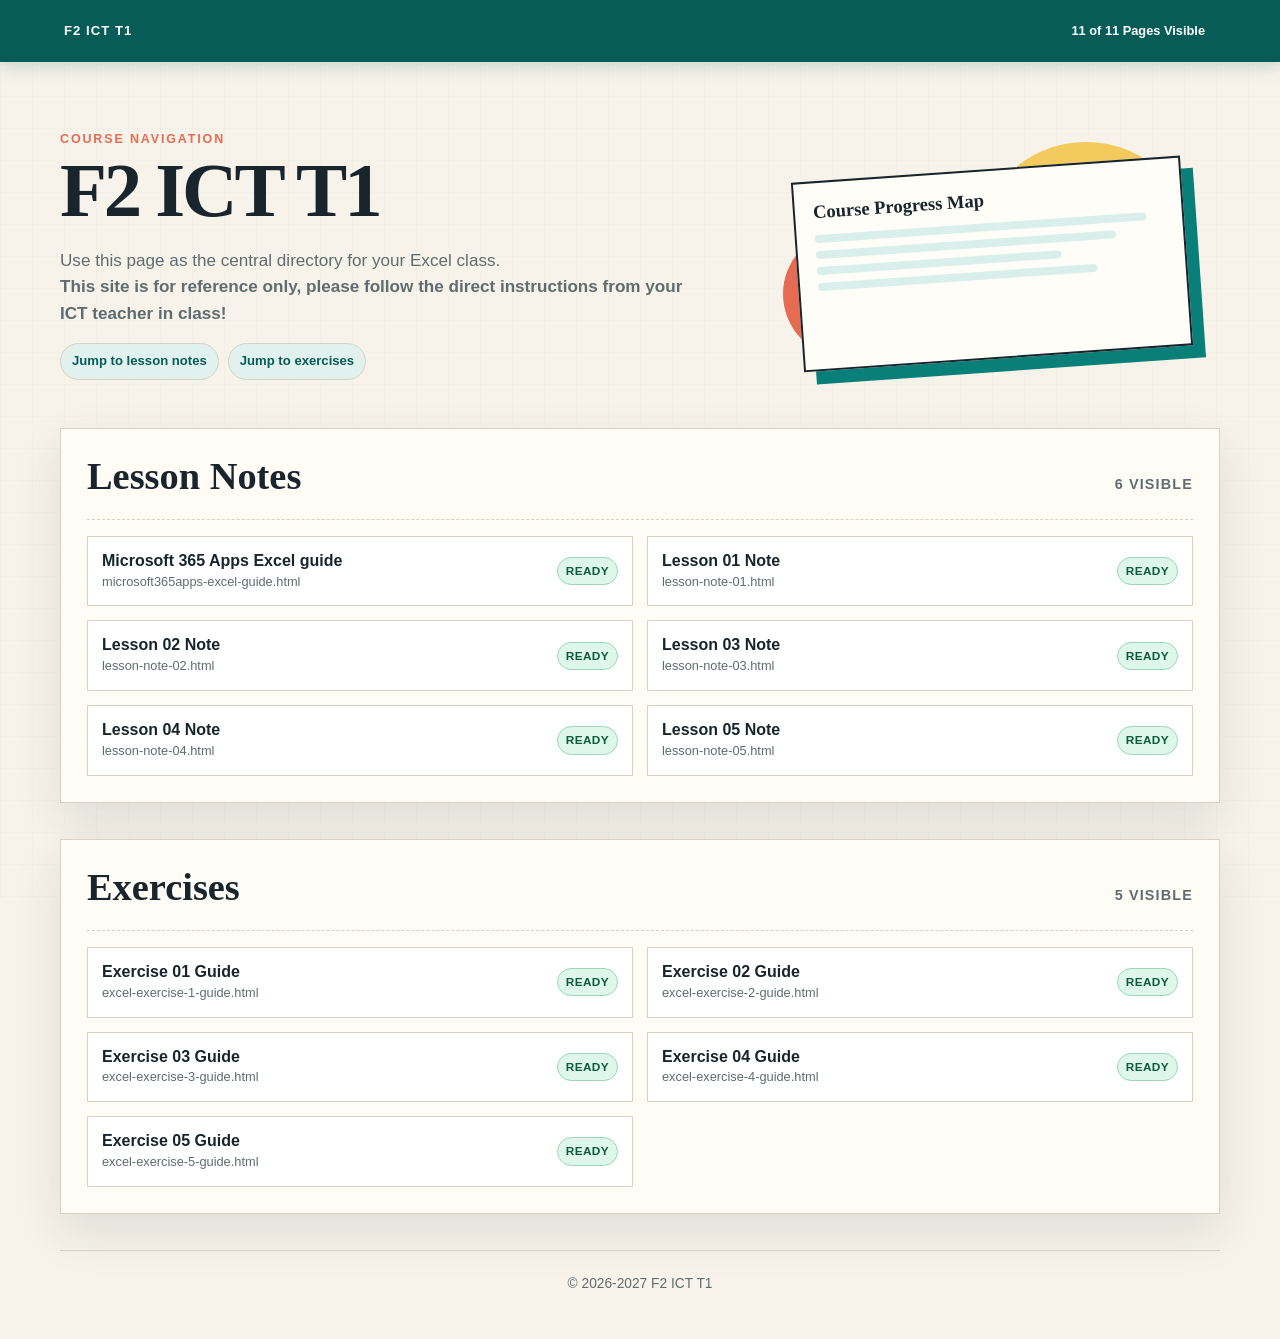
<file: index.html>
<!doctype html>
<html lang="en">
<head>
  <meta charset="utf-8">
  <meta name="viewport" content="width=device-width, initial-scale=1">
  <title>Excel Course Index</title>
  <style>
    :root {
      --ink: #18252c;
      --muted: #5f6c70;
      --paper: #f7f3ea;
      --panel: #fffdf8;
      --line: #d8d1c3;
      --teal: #087f78;
      --teal-dark: #075c58;
      --coral: #e56b52;
      --yellow: #f4c95d;
      --green: #27845d;
      --shadow: 0 18px 45px rgba(31, 45, 46, .11);
    }

    * { box-sizing: border-box; }
    html { scroll-behavior: smooth; }
    body {
      margin: 0;
      color: var(--ink);
      background: var(--paper);
      font-family: "Trebuchet MS", "Segoe UI", sans-serif;
      line-height: 1.55;
    }

    body::before {
      content: "";
      position: fixed;
      inset: 0;
      z-index: -1;
      opacity: .45;
      pointer-events: none;
      background-image: linear-gradient(rgba(8,127,120,.05) 1px, transparent 1px), linear-gradient(90deg, rgba(8,127,120,.05) 1px, transparent 1px);
      background-size: 32px 32px;
    }

    .topbar {
      position: sticky;
      top: 0;
      z-index: 5;
      display: flex;
      justify-content: space-between;
      align-items: center;
      gap: 16px;
      padding: 15px clamp(18px, 5vw, 76px);
      color: #fff;
      background: var(--teal-dark);
      box-shadow: 0 4px 18px rgba(7, 92, 88, .2);
    }

    .brand {
      font-weight: 800;
      letter-spacing: .08em;
      font-size: .82rem;
      text-transform: uppercase;
    }

    .count-pill {
      padding: 6px 11px;
      border-radius: 999px;
      border: 0px solid rgba(255,255,255,.35);
      font-size: .8rem;
      font-weight: 700;
      white-space: nowrap;
      colour: var(--teal-dark);
    }

    .shell {
      width: min(1160px, calc(100% - 36px));
      margin: 0 auto;
    }

    .hero {
      display: grid;
      grid-template-columns: 1.15fr .85fr;
      gap: 42px;
      align-items: center;
      min-height: 360px;
      padding: 68px 0 48px;
    }

    .eyebrow {
      color: var(--coral);
      font-size: .78rem;
      font-weight: 800;
      letter-spacing: .15em;
      text-transform: uppercase;
    }

    h1, h2, h3 {
      font-family: Georgia, serif;
      line-height: 1.1;
      margin: 0 0 14px;
    }

    h1 {
      max-width: 680px;
      font-size: clamp(2.6rem, 6vw, 5.2rem);
      letter-spacing: -.04em;
    }

    h2 {
      font-size: clamp(1.6rem, 3.4vw, 2.4rem);
    }

    p.lead {
      max-width: 650px;
      color: var(--muted);
      font-size: 1.07rem;
      margin: 0;
    }

    .hero-art {
      position: relative;
      min-height: 240px;
    }

    .hero-art::before {
      content: "";
      position: absolute;
      width: 220px;
      height: 220px;
      right: 5%;
      top: 3%;
      border-radius: 50%;
      background: var(--yellow);
    }

    .hero-art::after {
      content: "";
      position: absolute;
      width: 128px;
      height: 128px;
      left: 8%;
      bottom: 7%;
      border-radius: 50%;
      background: var(--coral);
    }

    .card-mark {
      position: absolute;
      z-index: 1;
      inset: 34px 7% 16px 11%;
      padding: 18px;
      border: 2px solid var(--ink);
      background: var(--panel);
      box-shadow: 12px 13px 0 var(--teal);
      transform: rotate(-4deg);
    }

    .card-mark strong {
      display: block;
      margin-bottom: 12px;
      font: 700 1.16rem Georgia, serif;
    }

    .mini-bars {
      display: grid;
      gap: 8px;
    }

    .mini-bars span {
      display: block;
      height: 8px;
      border-radius: 999px;
      background: #d9efeb;
    }

    .mini-bars span:nth-child(1) { width: 95%; }
    .mini-bars span:nth-child(2) { width: 86%; }
    .mini-bars span:nth-child(3) { width: 70%; }
    .mini-bars span:nth-child(4) { width: 80%; }

    .section {
      margin-bottom: 36px;
      padding: 26px;
      border: 1px solid var(--line);
      background: rgba(255,253,248,.9);
      box-shadow: var(--shadow);
      scroll-margin-top: 86px;
    }

    .section-head {
      display: flex;
      justify-content: space-between;
      align-items: baseline;
      gap: 10px;
      margin-bottom: 15px;
      padding-bottom: 8px;
      border-bottom: 1px dashed var(--line);
    }

    .sub {
      color: var(--muted);
      font-size: .9rem;
      font-weight: 700;
      text-transform: uppercase;
      letter-spacing: .08em;
      margin: 0;
    }

    .grid {
      display: grid;
      grid-template-columns: repeat(2, minmax(280px, 1fr));
      gap: 14px;
      margin-top: 16px;
    }

    .link-card {
      display: flex;
      justify-content: space-between;
      align-items: center;
      gap: 14px;
      padding: 14px 14px;
      text-decoration: none;
      border: 1px solid var(--line);
      background: #fff;
      color: var(--ink);
      transition: transform .2s ease, border-color .2s ease, box-shadow .2s ease;
    }

    .link-card:hover,
    .link-card:focus {
      transform: translateY(-2px);
      border-color: var(--teal);
      box-shadow: 0 8px 22px rgba(8,127,120,.15);
      outline: none;
    }

    .hidden {
      display: none;
    }

    .title-wrap {
      min-width: 0;
    }

    .title-wrap strong {
      display: block;
      font-size: 1rem;
      line-height: 1.3;
    }

    .title-wrap small {
      display: block;
      color: var(--muted);
      font-size: .8rem;
      overflow: hidden;
      text-overflow: ellipsis;
      white-space: nowrap;
    }

    .badge {
      flex: 0 0 auto;
      padding: 4px 8px;
      border-radius: 999px;
      font-size: .74rem;
      font-weight: 800;
      letter-spacing: .03em;
      border: 1px solid;
      text-transform: uppercase;
    }

    .ready {
      color: #0c5c3d;
      background: #def7ea;
      border-color: #9bd7b8;
    }

    .todo {
      color: #8d6320;
      background: #fff3d6;
      border-color: #f0cd89;
    }

    .quick-links {
      display: flex;
      flex-wrap: wrap;
      gap: 9px;
      margin-top: 16px;
    }

    .quick-links a {
      text-decoration: none;
      border: 1px solid var(--line);
      padding: 7px 11px;
      border-radius: 999px;
      color: var(--teal-dark);
      background: #e1f1ed;
      font-size: .82rem;
      font-weight: 700;
    }

    .controls {
      margin-top: 18px;
      padding: 14px;
      border: 1px solid var(--line);
      background: rgba(255, 255, 255, .72);
      box-shadow: var(--shadow);
    }

    .control-grid {
      display: grid;
      grid-template-columns: 1.2fr auto auto;
      gap: 10px;
      align-items: center;
    }

    .search {
      width: 100%;
      border: 1px solid #b9c6c2;
      background: #fff;
      color: var(--ink);
      padding: 10px 12px;
      font: inherit;
    }

    .filter-group {
      display: flex;
      gap: 8px;
      flex-wrap: wrap;
    }

    .filter-btn {
      border: 1px solid #b9c6c2;
      background: #fff;
      color: #35514f;
      padding: 8px 10px;
      font: inherit;
      font-size: .84rem;
      cursor: pointer;
      border-radius: 999px;
      font-weight: 700;
    }

    .filter-btn.active {
      border-color: var(--teal);
      background: #dff1ec;
      color: var(--teal-dark);
    }

    .results-line {
      margin-top: 10px;
      color: var(--muted);
      font-size: .84rem;
      font-weight: 700;
    }

    footer {
      margin-top: 22px;
      padding: 22px 0 45px;
      color: var(--muted);
      border-top: 1px solid var(--line);
      font-size: .86rem;
      text-align: center;
    }

    .empty-message {
      margin-top: 12px;
      padding: 12px;
      border: 1px dashed #c8c2b6;
      color: #7b6f59;
      background: #fff8e8;
      font-size: .87rem;
      display: none;
    }

    .empty-message.show {
      display: block;
    }

    @media (max-width: 900px) {
      .hero {
        grid-template-columns: 1fr;
        gap: 30px;
        padding-top: 44px;
      }
      .grid {
        grid-template-columns: 1fr;
      }

      .control-grid {
        grid-template-columns: 1fr;
      }
    }

    @media (max-width: 540px) {
      .topbar {
        align-items: flex-start;
        flex-direction: column;
        gap: 7px;
      }
      .hero-art {
        min-height: 196px;
      }
      .card-mark {
        inset: 22px 2% 12px 7%;
      }
      .section {
        padding: 17px;
      }
    }
  </style>
</head>
<body>
  <header class="topbar">
    <div class="brand">F2 ICT T1</div>
    <div class="count-pill" id="totalCount">20 Pages Linked</div>
  </header>

  <main class="shell">
    <section class="hero">
      <div>
        <div class="eyebrow">Course navigation</div>
        <h1>F2 ICT T1</h1>
        <p class="lead">Use this page as the central directory for your Excel class.<br> <strong>This site is for reference only, please follow the direct instructions from your ICT teacher in class!</strong></p>
        <div class="quick-links">
          <a href="#lesson-notes">Jump to lesson notes</a>
          <a href="#exercises">Jump to exercises</a>
        </div>
      </div>
      <div class="hero-art" aria-hidden="true">
        <div class="card-mark">
          <strong>Course Progress Map</strong>
          <div class="mini-bars">
            <span></span>
            <span></span>
            <span></span>
            <span></span>
          </div>
        </div>
      </div>
    </section>

    <section class="section" id="lesson-notes">
      <div class="section-head">
        <h2>Lesson Notes</h2>
        <p class="sub" id="lessonCount">10 links</p>
      </div>
      <p class="lead"></p>

      <div class="grid">
        <a class="link-card" data-type="lesson" data-status="ready" href="microsoft365apps-excel-guide.html">
          <span class="title-wrap">
            <strong>Microsoft 365 Apps Excel guide</strong>
            <small>microsoft365apps-excel-guide.html</small>
          </span>
          <span class="badge ready">Ready</span>
        </a>
        <a class="link-card" data-type="lesson" data-status="ready" href="lesson-note-01.html">
          <span class="title-wrap">
            <strong>Lesson 01 Note</strong>
            <small>lesson-note-01.html</small>
          </span>
          <span class="badge ready">Ready</span>
        </a>

        <a class="link-card" data-type="lesson" data-status="ready" href="lesson-note-02.html">
          <span class="title-wrap">
            <strong>Lesson 02 Note</strong>
            <small>lesson-note-02.html</small>
          </span>
          <span class="badge ready">Ready</span>
        </a>

        <a class="link-card" data-type="lesson" data-status="ready" href="lesson-note-03.html">
          <span class="title-wrap">
            <strong>Lesson 03 Note</strong>
            <small>lesson-note-03.html</small>
          </span>
          <span class="badge ready">Ready</span>
        </a>

        <a class="link-card" data-type="lesson" data-status="ready" href="lesson-note-04.html">
          <span class="title-wrap">
            <strong>Lesson 04 Note</strong>
            <small>lesson-note-04.html</small>
          </span>
          <span class="badge ready">Ready</span>
        </a>

        <a class="link-card" data-type="lesson" data-status="ready" href="lesson-note-05.html">
          <span class="title-wrap">
            <strong>Lesson 05 Note</strong>
            <small>lesson-note-05.html</small>
          </span>
          <span class="badge ready">Ready</span>
        </a>

        <!-- <a class="link-card" data-type="lesson" data-status="pending" href="lesson-note-06.html">
          <span class="title-wrap">
            <strong>Lesson 06 Note</strong>
            <small>lesson-note-06.html</small>
          </span>
          <span class="badge todo">Pending</span>
        </a>

        <a class="link-card" data-type="lesson" data-status="pending" href="lesson-note-07.html">
          <span class="title-wrap">
            <strong>Lesson 07 Note</strong>
            <small>lesson-note-07.html</small>
          </span>
          <span class="badge todo">Pending</span>
        </a>

        <a class="link-card" data-type="lesson" data-status="pending" href="lesson-note-08.html">
          <span class="title-wrap">
            <strong>Lesson 08 Note</strong>
            <small>lesson-note-08.html</small>
          </span>
          <span class="badge todo">Pending</span>
        </a>

        <a class="link-card" data-type="lesson" data-status="pending" href="lesson-note-09.html">
          <span class="title-wrap">
            <strong>Lesson 09 Note</strong>
            <small>lesson-note-09.html</small>
          </span>
          <span class="badge todo">Pending</span>
        </a>

        <a class="link-card" data-type="lesson" data-status="pending" href="lesson-note-10.html">
          <span class="title-wrap">
            <strong>Lesson 10 Note</strong>
            <small>lesson-note-10.html</small>
          </span>
          <span class="badge todo">Pending</span>
        </a> -->
      </div>
      <p class="empty-message" id="lessonEmpty">No lesson note links match your current filter.</p>
    </section>

    <section class="section" id="exercises">
      <div class="section-head">
        <h2>Exercises</h2>
        <p class="sub" id="exerciseCount">10 links</p>
      </div>
      <p class="lead"></p>

      <div class="grid">
        <a class="link-card" data-type="exercise" data-status="ready" href="excel-exercise-1-guide.html">
          <span class="title-wrap">
            <strong>Exercise 01 Guide</strong>
            <small>excel-exercise-1-guide.html</small>
          </span>
          <span class="badge ready">Ready</span>
        </a>

        <a class="link-card" data-type="exercise" data-status="ready" href="excel-exercise-2-guide.html">
          <span class="title-wrap">
            <strong>Exercise 02 Guide</strong>
            <small>excel-exercise-2-guide.html</small>
          </span>
          <span class="badge ready">Ready</span>
        </a>

        <a class="link-card" data-type="exercise" data-status="ready" href="excel-exercise-3-guide.html">
          <span class="title-wrap">
            <strong>Exercise 03 Guide</strong>
            <small>excel-exercise-3-guide.html</small>
          </span>
          <span class="badge ready">Ready</span>
        </a>

        <a class="link-card" data-type="exercise" data-status="ready" href="excel-exercise-4-guide.html">
          <span class="title-wrap">
            <strong>Exercise 04 Guide</strong>
            <small>excel-exercise-4-guide.html</small>
          </span>
          <span class="badge ready">Ready</span>
        </a>
        <a class="link-card" data-type="exercise" data-status="ready" href="excel-exercise-5-guide.html">
          <span class="title-wrap">
            <strong>Exercise 05 Guide</strong>
            <small>excel-exercise-5-guide.html</small>
          </span>
          <span class="badge ready">Ready</span>
        </a>
<!--

        <a class="link-card" data-type="exercise" data-status="ready" href="excel-exercise-6-guide.html">
          <span class="title-wrap">
            <strong>Exercise 06 Guide</strong>
            <small>excel-exercise-6-guide.html</small>
          </span>
          <span class="badge ready">Ready</span>
        </a>

        <a class="link-card" data-type="exercise" data-status="ready" href="excel-exercise-7-guide.html">
          <span class="title-wrap">
            <strong>Exercise 07 Guide</strong>
            <small>excel-exercise-7-guide.html</small>
          </span>
          <span class="badge ready">Ready</span>
        </a>
--!>
        <!-- <a class="link-card" data-type="exercise" data-status="pending" href="excel-exercise-8-guide.html">
          <span class="title-wrap">
            <strong>Exercise 08 Guide</strong>
            <small>excel-exercise-8-guide.html</small>
          </span>
          <span class="badge todo">Pending</span>
        </a>

        <a class="link-card" data-type="exercise" data-status="pending" href="excel-exercise-9-guide.html">
          <span class="title-wrap">
            <strong>Exercise 09 Guide</strong>
            <small>excel-exercise-9-guide.html</small>
          </span>
          <span class="badge todo">Pending</span>
        </a>

        <a class="link-card" data-type="exercise" data-status="pending" href="excel-exercise-10-guide.html">
          <span class="title-wrap">
            <strong>Exercise 10 Guide</strong>
            <small>excel-exercise-10-guide.html</small>
          </span>
          <span class="badge todo">Pending</span>
        </a> -->
      </div>
      <p class="empty-message" id="exerciseEmpty">No exercise links match your current filter.</p>
    </section>

    <footer>
      &copy; 2026-2027 F2 ICT T1
    </footer>
  </main>
  <script>
    const cards = [...document.querySelectorAll('.link-card')];
    const searchInput = document.querySelector('#searchInput');
    const totalCount = document.querySelector('#totalCount');
    const resultsLine = document.querySelector('#resultsLine');
    const lessonCount = document.querySelector('#lessonCount');
    const exerciseCount = document.querySelector('#exerciseCount');
    const lessonEmpty = document.querySelector('#lessonEmpty');
    const exerciseEmpty = document.querySelector('#exerciseEmpty');

    let activeType = 'all';
    let activeStatus = 'all';

    function setActiveButton(group, key, value) {
      [...group.querySelectorAll('button')].forEach(button => {
        button.classList.toggle('active', button.dataset[key] === value);
      });
    }

    function matchesFilters(card, term) {
      const text = card.textContent.toLowerCase();
      const typeOk = activeType === 'all' || card.dataset.type === activeType;
      const statusOk = activeStatus === 'all' || card.dataset.status === activeStatus;
      const searchOk = !term || text.includes(term);
      return typeOk && statusOk && searchOk;
    }

    function updateIndex() {
      const term = searchInput ? searchInput.value.trim().toLowerCase() : '';
      let visibleTotal = 0;
      let visibleLessons = 0;
      let visibleExercises = 0;

      cards.forEach(card => {
        const show = matchesFilters(card, term);
        card.classList.toggle('hidden', !show);
        if (show) {
          visibleTotal += 1;
          if (card.dataset.type === 'lesson') {
            visibleLessons += 1;
          } else if (card.dataset.type === 'exercise') {
            visibleExercises += 1;
          }
        }
      });

      if (totalCount) totalCount.textContent = `${visibleTotal} of ${cards.length} Pages Visible`;
      lessonCount.textContent = `${visibleLessons} visible`;
      exerciseCount.textContent = `${visibleExercises} visible`;
      if (resultsLine) resultsLine.textContent = `Showing ${visibleTotal} of ${cards.length} links`;

      lessonEmpty.classList.toggle('show', visibleLessons === 0);
      exerciseEmpty.classList.toggle('show', visibleExercises === 0);
    }

    const typeFilters = document.querySelector('#typeFilters');
    const statusFilters = document.querySelector('#statusFilters');

    if (typeFilters) {
      typeFilters.addEventListener('click', event => {
        const button = event.target.closest('button[data-type]');
        if (!button) return;
        activeType = button.dataset.type;
        setActiveButton(typeFilters, 'type', activeType);
        updateIndex();
      });
    }

    if (statusFilters) {
      statusFilters.addEventListener('click', event => {
        const button = event.target.closest('button[data-status]');
        if (!button) return;
        activeStatus = button.dataset.status;
        setActiveButton(statusFilters, 'status', activeStatus);
        updateIndex();
      });
    }

    if (searchInput) searchInput.addEventListener('input', updateIndex);
    updateIndex();
  </script>
</body>
</html>
</file>
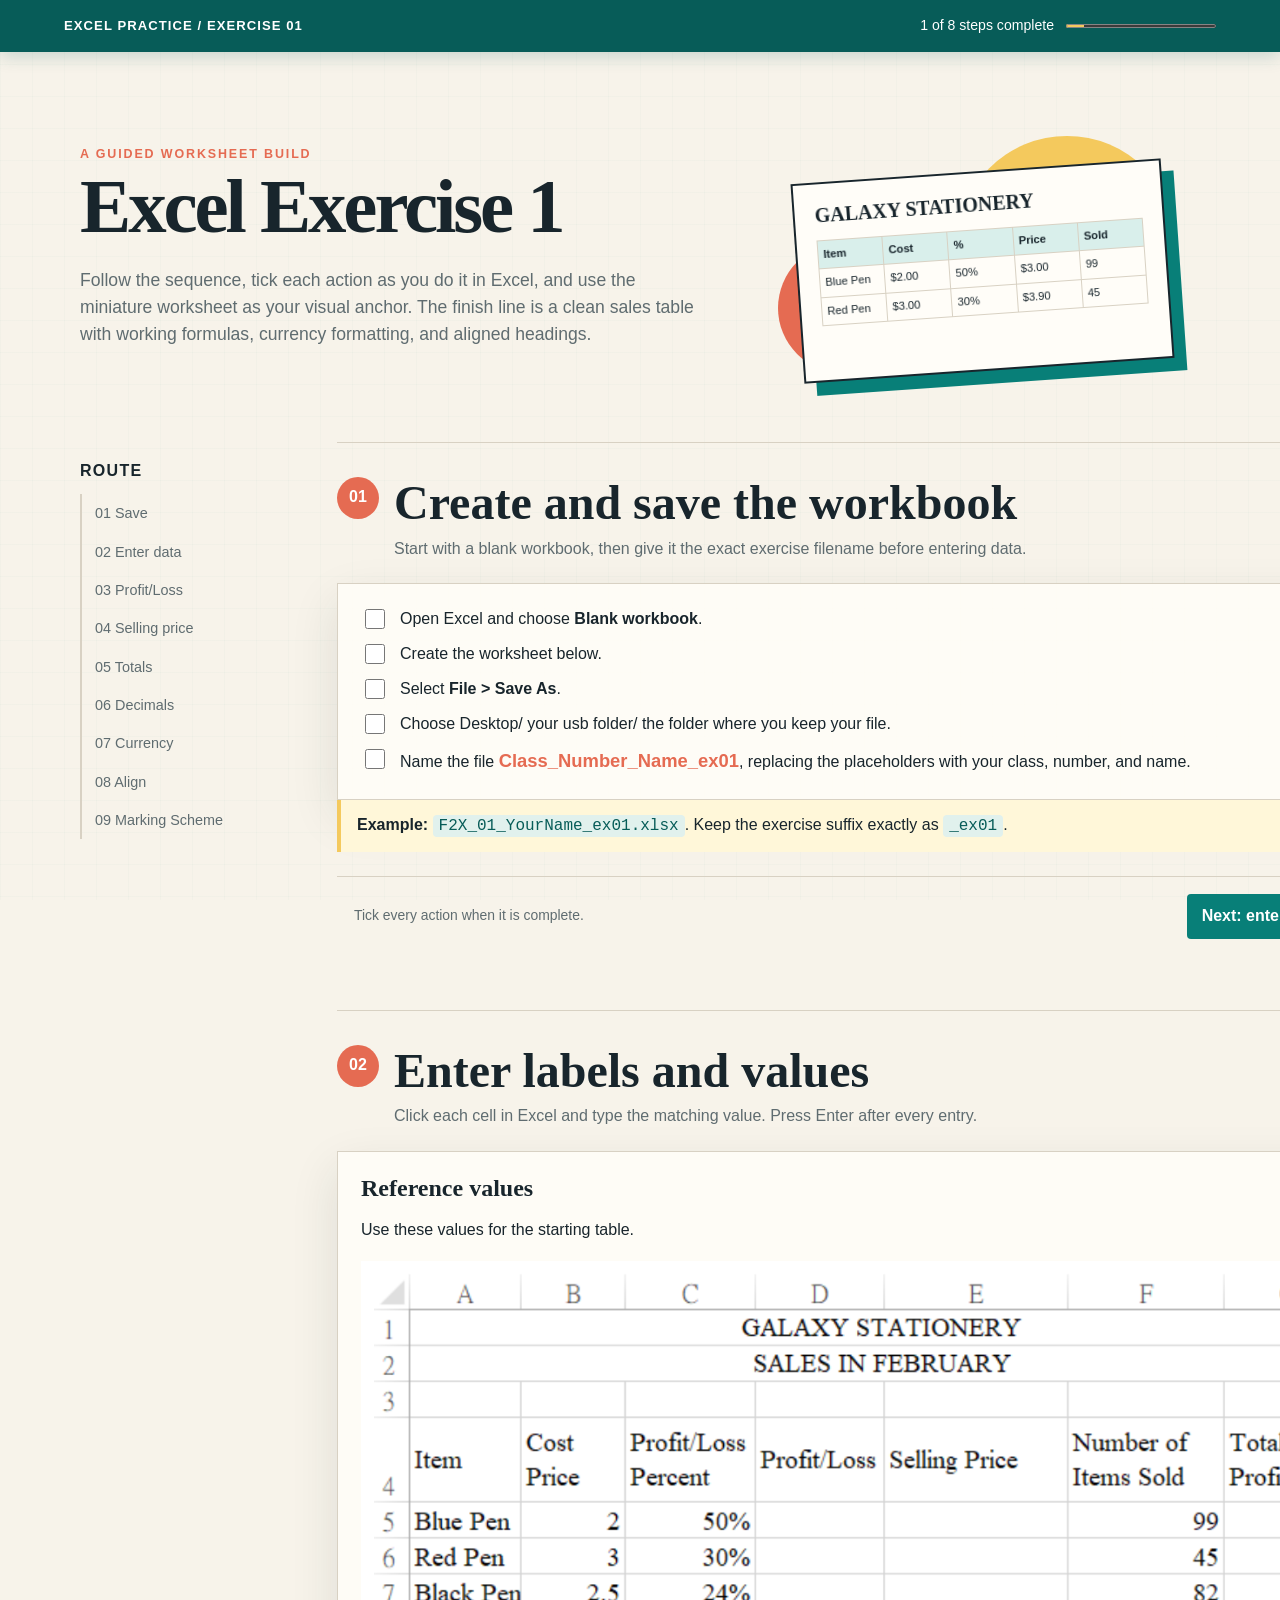
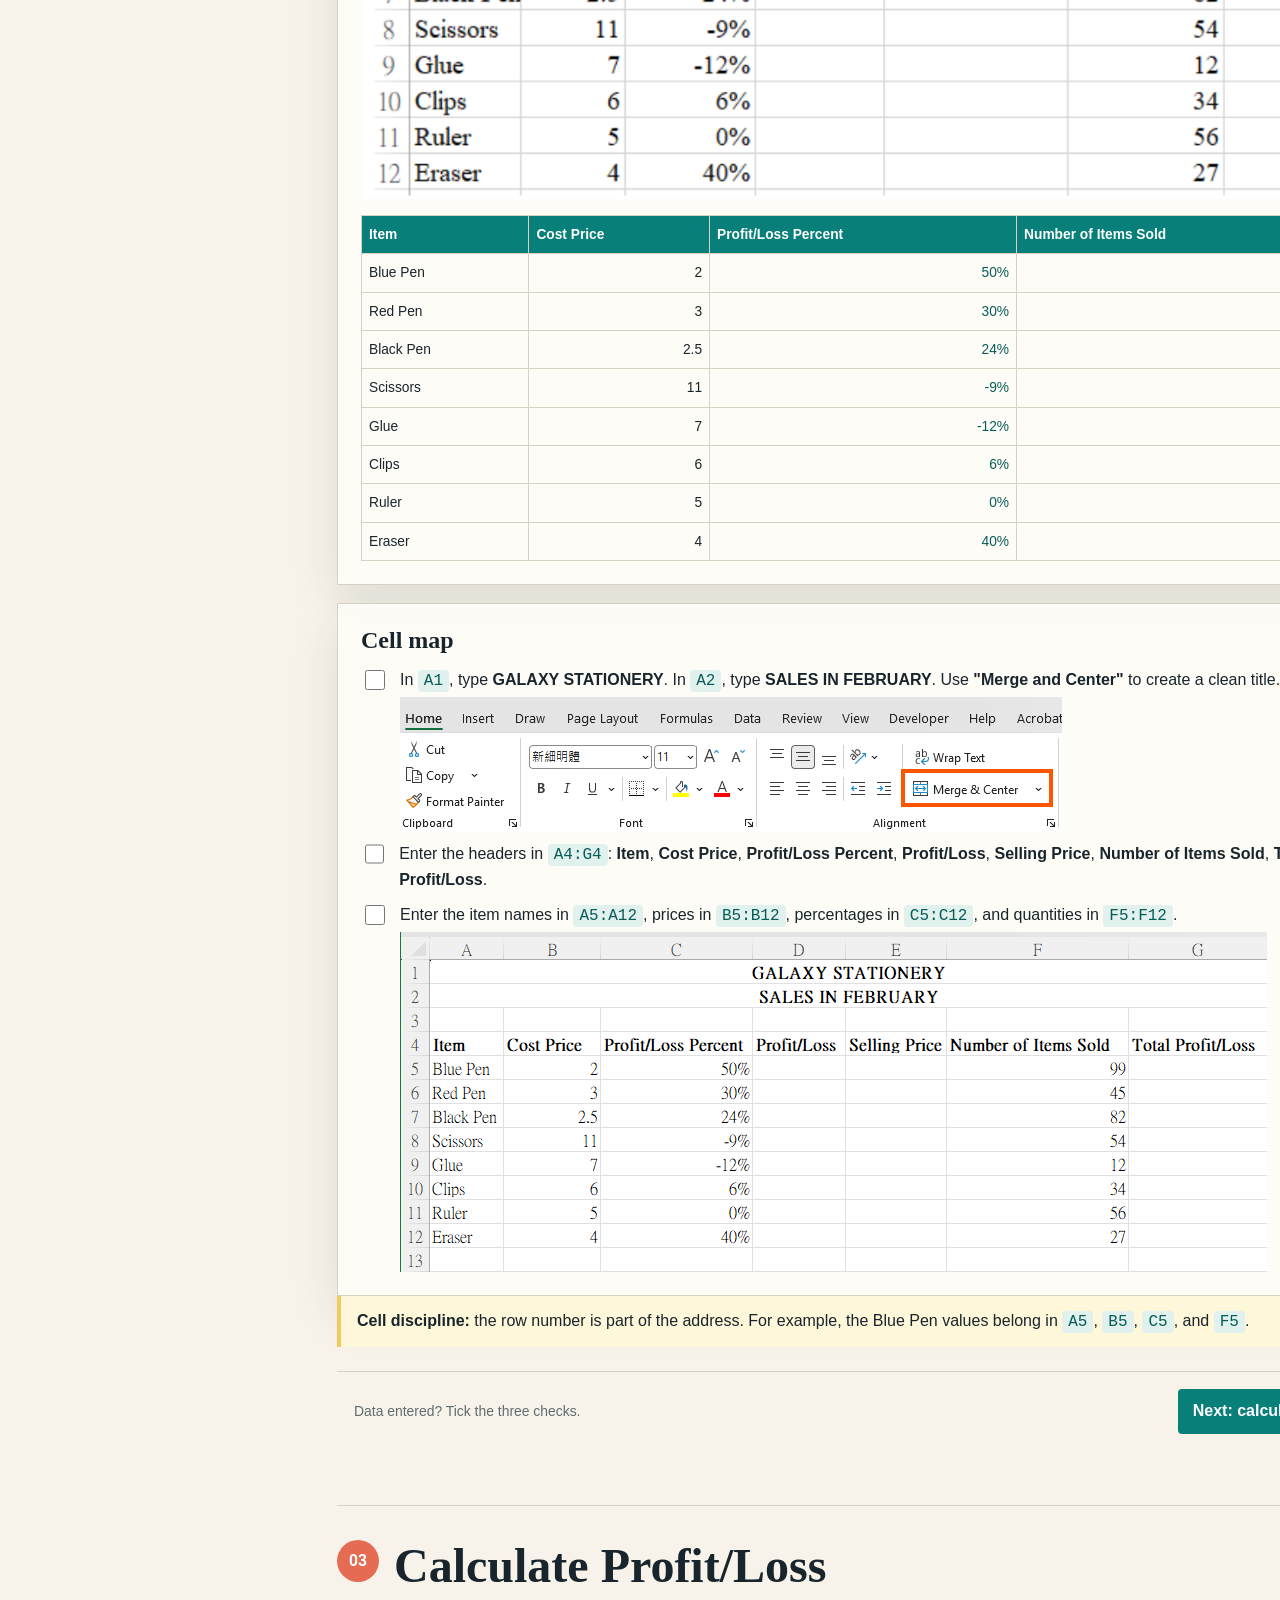
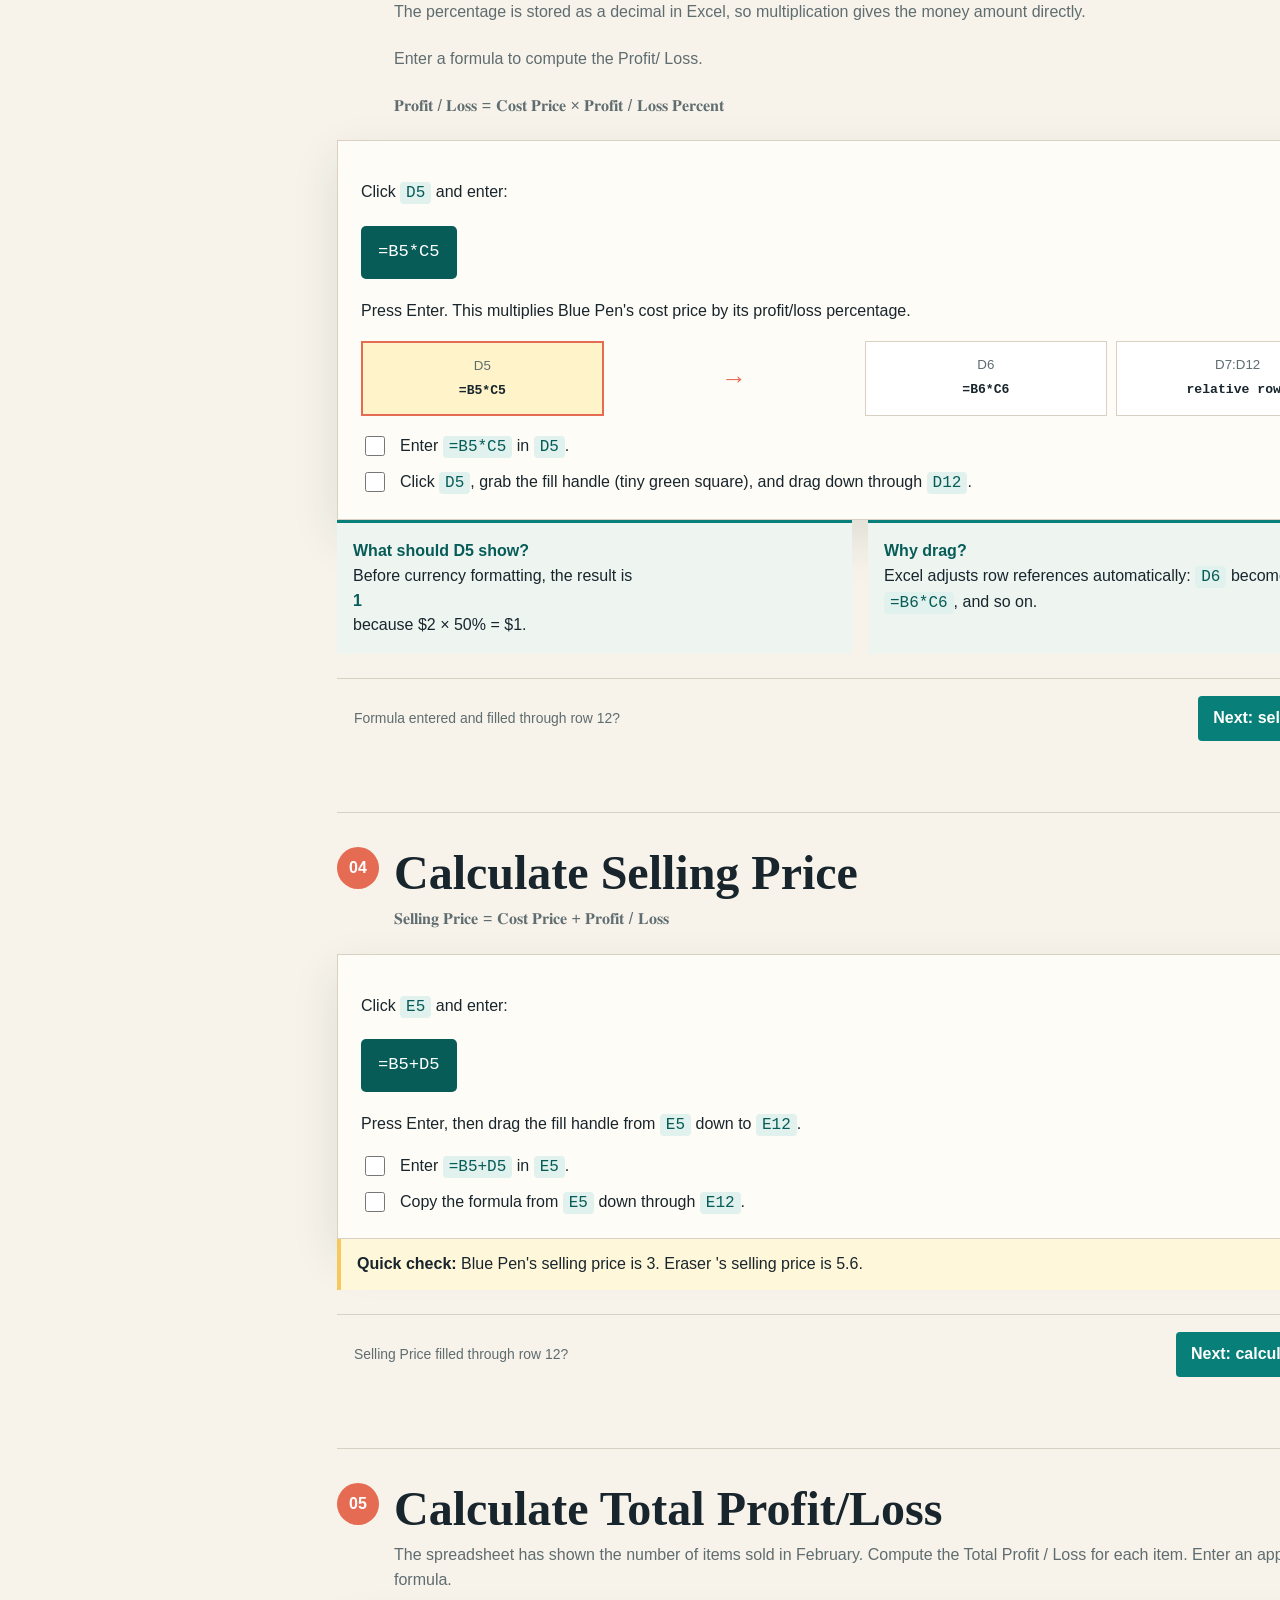
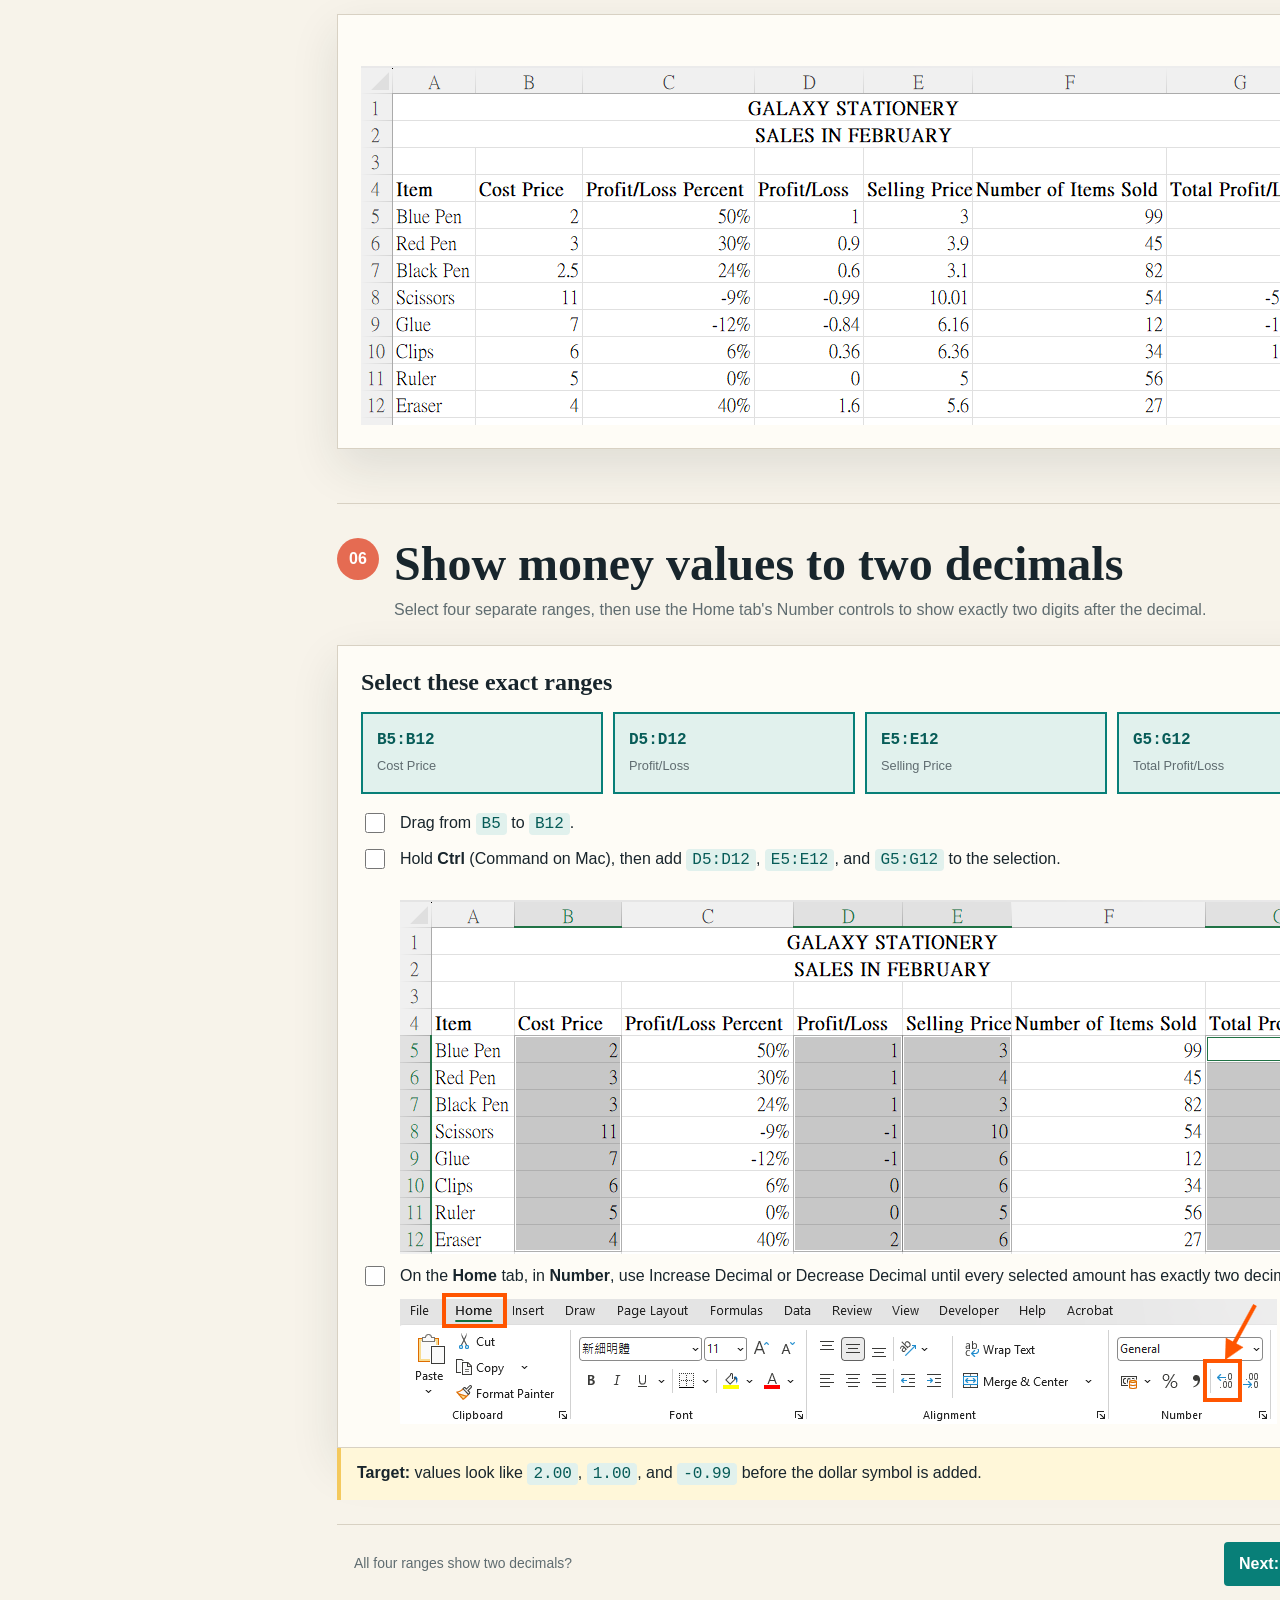
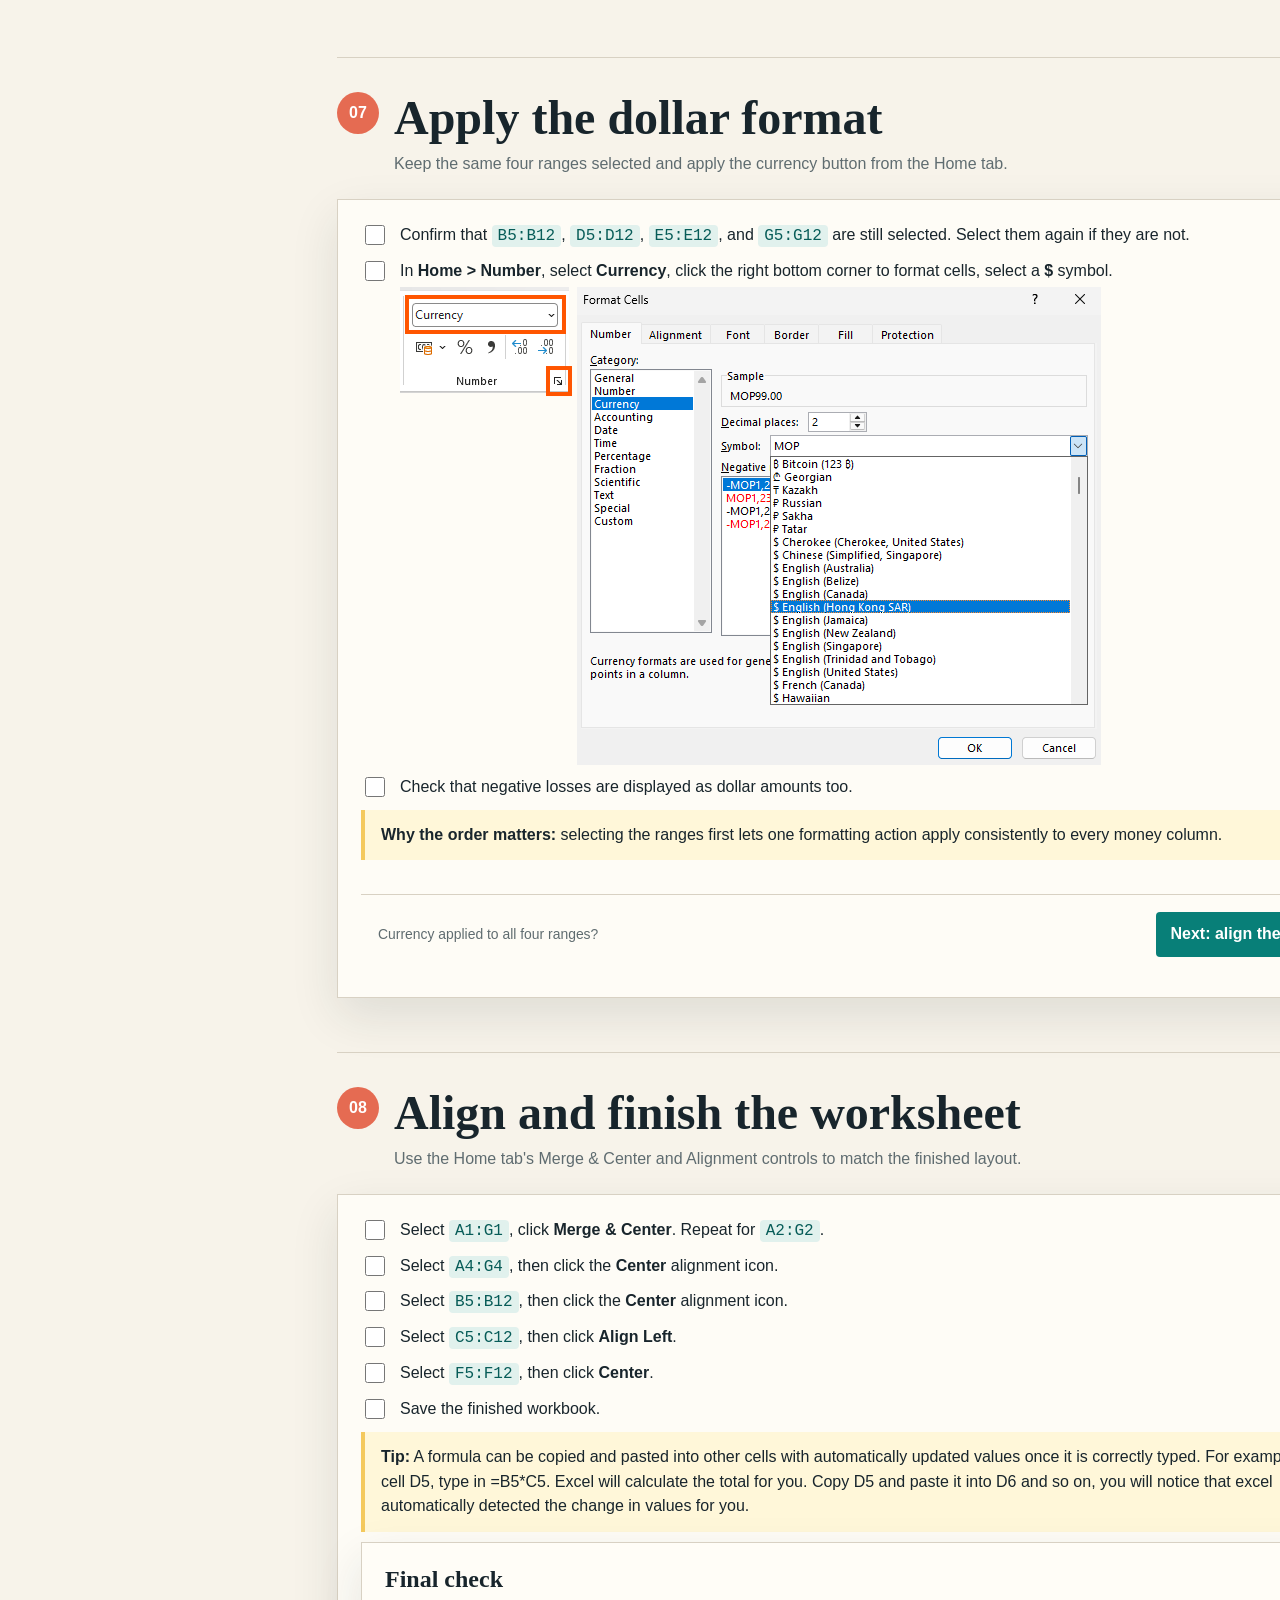
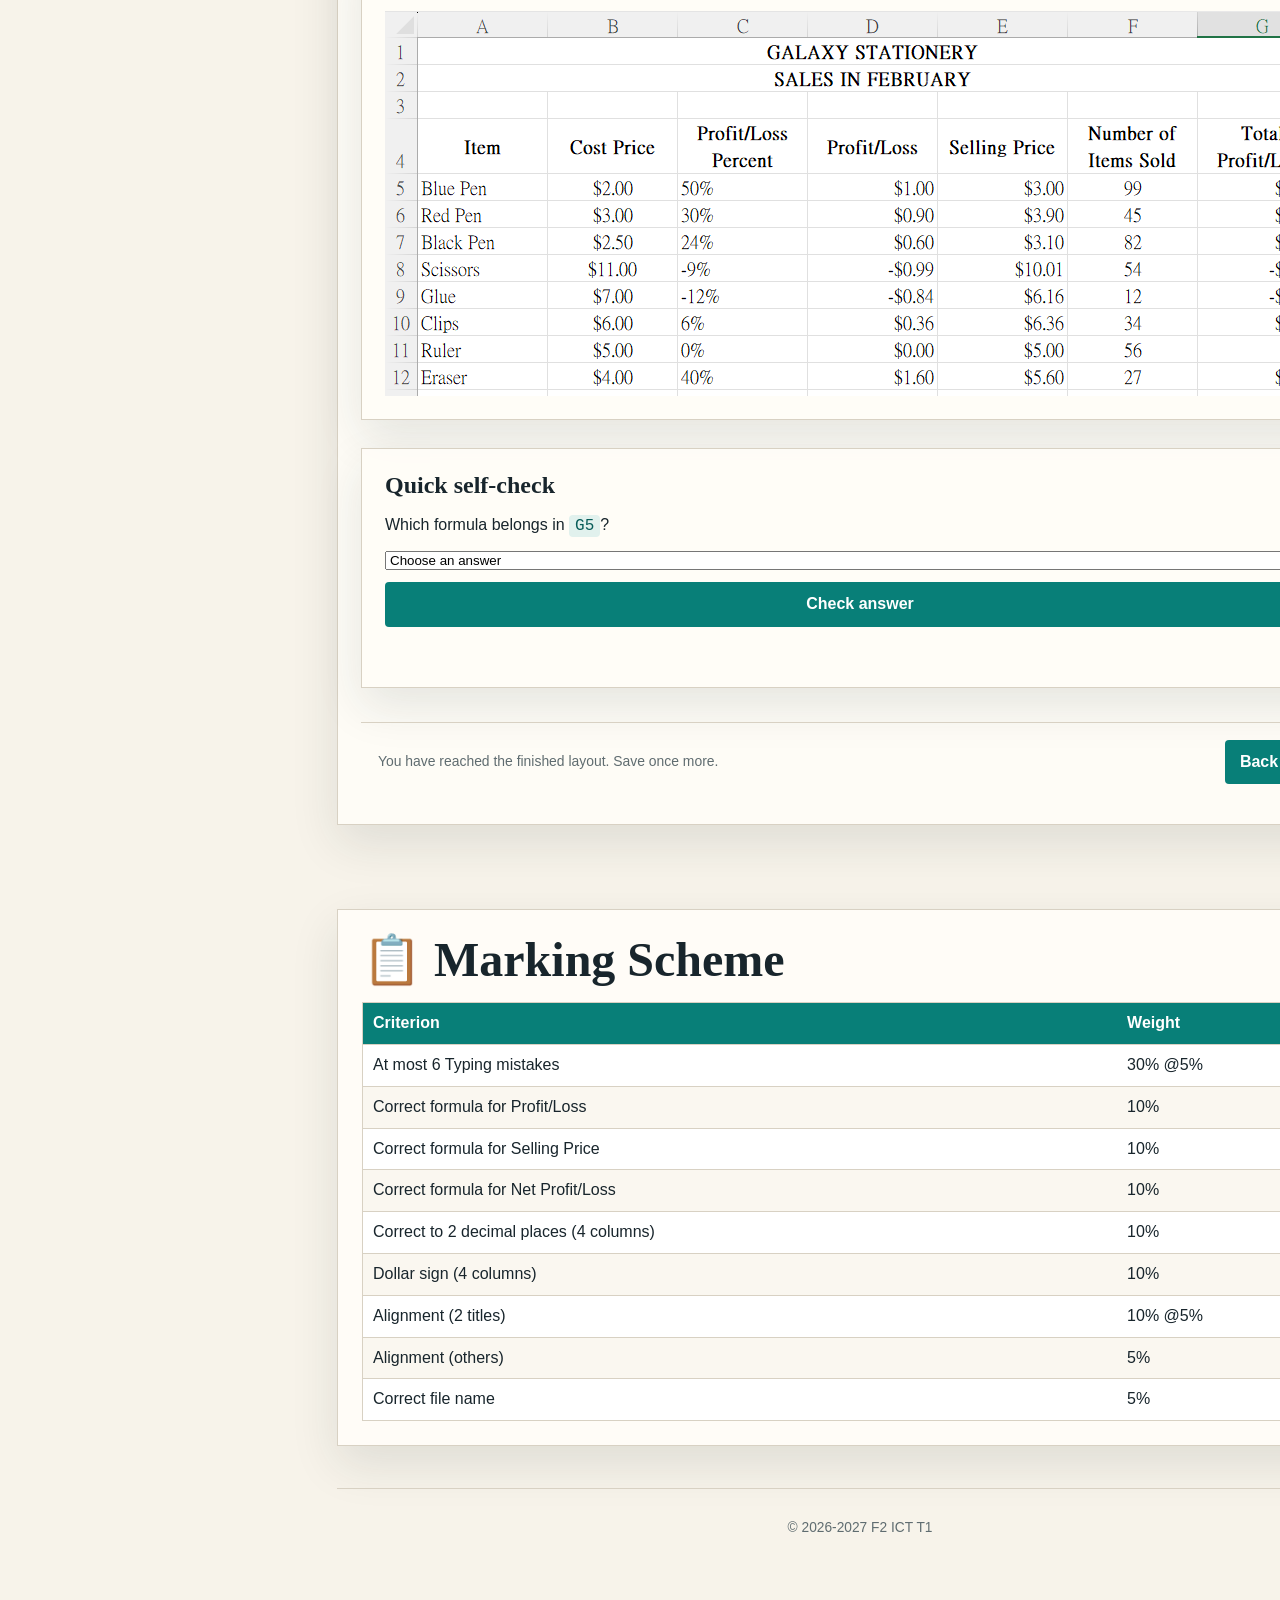
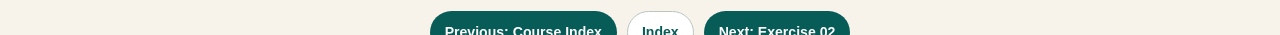
<file: excel-exercise-1-guide.html>
<!doctype html>
<html lang="en">
<head>
  <meta charset="utf-8">
  <meta name="viewport" content="width=device-width, initial-scale=1">
  <title>Excel Exercise 1 | Galaxy Stationery</title>
  <style>
    :root {
      --ink: #18252c;
      --muted: #5f6c70;
      --paper: #f7f3ea;
      --panel: #fffdf8;
      --line: #d8d1c3;
      --teal: #087f78;
      --teal-dark: #075c58;
      --coral: #e56b52;
      --yellow: #f4c95d;
      --green: #27845d;
      --shadow: 0 18px 45px rgba(31, 45, 46, .11);
    }
    * { box-sizing: border-box; }
    html { scroll-behavior: smooth; }
    body {
      margin: 0;
      color: var(--ink);
      background: var(--paper);
      font-family: "Trebuchet MS", "Segoe UI", sans-serif;
      line-height: 1.55;
    }
    body::before {
      content: "";
      position: fixed;
      inset: 0;
      z-index: -1;
      opacity: .45;
      pointer-events: none;
      background-image: linear-gradient(rgba(8,127,120,.05) 1px, transparent 1px), linear-gradient(90deg, rgba(8,127,120,.05) 1px, transparent 1px);
      background-size: 32px 32px;
    }
    img { vertical-align: text-top; }
    .topbar {
      position: sticky;
      top: 0;
      z-index: 5;
      display: flex;
      justify-content: space-between;
      align-items: center;
      gap: 20px;
      padding: 15px clamp(18px, 5vw, 76px);
      color: #fff;
      background: var(--teal-dark);
      box-shadow: 0 4px 18px rgba(7, 92, 88, .2);
    }
    .brand { font-weight: 800; letter-spacing: .08em; font-size: .82rem; text-transform: uppercase; }
    .progress-wrap { display: flex; align-items: center; gap: 12px; font-size: .88rem; }
    progress { width: 150px; height: 8px; accent-color: var(--yellow); }
    .shell { width: min(1120px, calc(100% - 36px)); margin: 0 auto; }
    .hero {
      display: grid;
      grid-template-columns: 1.15fr .85fr;
      gap: 42px;
      align-items: center;
      min-height: 390px;
      padding: 72px 0 54px;
    }
    .eyebrow { color: var(--coral); font-size: .78rem; font-weight: 800; letter-spacing: .15em; text-transform: uppercase; }
    h1, h2, h3 { font-family: Georgia, serif; line-height: 1.1; margin: 0 0 15px; }
    h1 { max-width: 650px; font-size: clamp(2.8rem, 6vw, 5.6rem); letter-spacing: -.04em; }
    h2 { font-size: clamp(2rem, 4vw, 3rem); }
    h3 { font-size: 1.5rem; }
    .hero p { max-width: 650px; color: var(--muted); font-size: 1.1rem; }
    .hero-art { position: relative; min-height: 260px; }
    .hero-art::before { content: ""; position: absolute; width: 220px; height: 220px; right: 5%; top: 4%; border-radius: 50%; background: var(--yellow); }
    .hero-art::after { content: ""; position: absolute; width: 130px; height: 130px; left: 8%; bottom: 5%; border-radius: 50%; background: var(--coral); }
    .sheet-mark { position: absolute; z-index: 1; inset: 45px 7% 15px 12%; padding: 20px; border: 2px solid var(--ink); background: var(--panel); box-shadow: 12px 13px 0 var(--teal); transform: rotate(-4deg); }
    .sheet-mark strong { display: block; margin-bottom: 13px; font: 700 1.25rem Georgia, serif; }
    .mini-grid { display: grid; grid-template-columns: repeat(5, 1fr); border-top: 1px solid var(--line); border-left: 1px solid var(--line); }
    .mini-grid span { min-height: 28px; padding: 5px; border-right: 1px solid var(--line); border-bottom: 1px solid var(--line); font-size: .7rem; }
    .mini-grid span:nth-child(-n+5) { background: #d9efeb; font-weight: bold; }
    .layout { display: grid; grid-template-columns: 215px 1fr; gap: 42px; align-items: start; }
    .toc { position: sticky; top: 76px; padding: 20px 0; }
    .toc h3 { font-size: 1rem; font-family: "Trebuchet MS", sans-serif; text-transform: uppercase; letter-spacing: .08em; }
    .toc a { display: block; padding: 8px 0 8px 13px; color: var(--muted); border-left: 2px solid var(--line); text-decoration: none; font-size: .9rem; }
    .toc a:hover, .toc a:focus { color: var(--teal); border-left-color: var(--teal); }
    .step { scroll-margin-top: 90px; padding: 34px 0 54px; border-top: 1px solid var(--line); }
    .step-heading { display: flex; align-items: flex-start; gap: 15px; }
    .step-number { display: grid; place-items: center; flex: 0 0 42px; width: 42px; height: 42px; color: #fff; background: var(--coral); border-radius: 50%; font-weight: 800; }
    .step-heading h2 { margin-bottom: 7px; }
    .step-lead { margin: 0 0 22px; color: var(--muted); }
    .card { padding: 23px; border: 1px solid var(--line); background: rgba(255,253,248,.88); box-shadow: var(--shadow); }
    .card + .card { margin-top: 18px; }
    .action-list { display: grid; gap: 10px; margin: 0; padding: 0; list-style: none; }
    label.check { display: flex; align-items: flex-start; gap: 12px; cursor: pointer; }
    label.check input { width: 20px; height: 20px; margin-top: 2px; accent-color: var(--teal); }
    label.check input:checked + span { color: var(--muted); text-decoration: line-through; }
    code, .formula { font-family: Consolas, monospace; }
    code { padding: 2px 6px; color: var(--teal-dark); background: #e1f1ed; border-radius: 4px; }
    .formula { display: inline-block; padding: 13px 17px; margin: 4px 0; color: #fff; background: var(--teal-dark); border-radius: 5px; font-size: 1.07rem; }
    .note { border-left: 4px solid var(--yellow); padding: 13px 16px; background: #fff7d9; }
    .filename { font-size: 1.15rem; font-weight: 800; color: var(--coral); }
    .data-table, .workbook { width: 100%; border-collapse: collapse; }
    .data-table { font-size: .86rem; }
    .data-table th, .data-table td { padding: 8px 7px; text-align: left; border: 1px solid var(--line); }
    .data-table th { color: #fff; background: var(--teal); }
    .data-table td:nth-child(2), .data-table td:nth-child(3), .data-table td:nth-child(4) { text-align: right; }
    .data-table td:nth-child(3) { color: var(--teal-dark); }
    .workbook-wrap { overflow-x: auto; margin-top: 18px; border: 1px solid #aeb9b5; box-shadow: var(--shadow); }
    .workbook { min-width: 790px; table-layout: fixed; font-family: Calibri, Arial, sans-serif; font-size: .78rem; background: #fff; }
    .workbook th, .workbook td { height: 31px; padding: 5px 6px; border: 1px solid #c9d2cf; }
    .workbook thead th { color: #586c6a; background: #e8efec; text-align: center; font-weight: 400; }
    .workbook .corner { width: 37px; }
    .workbook .rowhead { width: 37px; color: #586c6a; background: #e8efec; text-align: center; font-weight: 400; }
    .workbook .title { font-weight: 700; text-align: center; color: #163b38; background: #e1f1ed; }
    .workbook .header { text-align: center; font-weight: 700; background: #d3e8e3; }
    .workbook .currency { text-align: right; }
    .workbook .percent { color: var(--teal-dark); }
    .workbook .center { text-align: center; }
    .workbook .formula-cell { background: #fff4c9; color: #8c5e00; }
    .legend { display: flex; flex-wrap: wrap; gap: 14px; margin-top: 13px; color: var(--muted); font-size: .83rem; }
    .legend span::before { content: ""; display: inline-block; width: 11px; height: 11px; margin-right: 5px; border: 1px solid #c9d2cf; vertical-align: -1px; }
    .legend .formula-key::before { background: #fff4c9; }
    .copy-demo { display: grid; grid-template-columns: repeat(4, 1fr); gap: 9px; margin: 18px 0; }
    .copy-cell { padding: 13px 8px; text-align: center; border: 1px solid var(--line); background: #fff; }
    .copy-cell.active { border: 2px solid var(--coral); background: #fff4c9; }
    .copy-cell small { display: block; color: var(--muted); }
    .copy-cell strong { display: block; margin-top: 4px; font-family: Consolas, monospace; font-size: .82rem; }
    .copy-arrow { align-self: center; color: var(--coral); font-size: 1.6rem; text-align: center; }
    .toolbar { display: flex; flex-wrap: wrap; gap: 7px; padding: 12px; margin: 15px 0; border: 1px solid #bbc7c3; background: #f2f6f4; }
    .tool { padding: 7px 10px; color: #405654; border: 1px solid #b8c5c1; border-radius: 4px; background: #fff; font-size: .81rem; }
    .tool.primary { color: #fff; background: var(--teal); border-color: var(--teal); }
    .tool.accent { color: #6e5100; background: #ffe9a5; border-color: #e2bd4a; }
    .select-map { display: grid; grid-template-columns: repeat(4, minmax(115px, 1fr)); gap: 10px; margin: 17px 0; }
    .range { padding: 14px; border: 2px solid var(--teal); background: #e1f1ed; }
    .range strong { display: block; color: var(--teal-dark); font-family: Consolas, monospace; }
    .range span { color: var(--muted); font-size: .8rem; }
    .tip-grid { display: grid; grid-template-columns: repeat(2, 1fr); gap: 16px; }
    .tip { padding: 16px; background: #eef5f1; border-top: 3px solid var(--teal); }
    .tip strong { display: block; color: var(--teal-dark); }
    .quiz { display: grid; gap: 12px; }
    .quiz button, .next-button { padding: 10px 15px; border: 0; color: #fff; background: var(--teal); border-radius: 4px; cursor: pointer; font: inherit; font-weight: 700; }
    .quiz button:hover, .next-button:hover { background: var(--teal-dark); }
    .quiz-result { min-height: 25px; font-weight: 700; }
    .done { display: flex; justify-content: space-between; align-items: center; gap: 18px; margin-top: 24px; padding: 17px; border-top: 1px solid var(--line); }
    .done-status { color: var(--muted); font-size: .87rem; }
    .step-complete { border-color: var(--green) !important; }
    .marking {
        width: 100%;
        border-collapse: collapse;
        border: 1px solid var(--line);
        background: #fff;
    }
    .marking th,
    .marking td {
        padding: 8px 10px;
        text-align: left;
        border-bottom: 1px solid var(--line);
    }
    .marking thead th {
        background: var(--teal);
        color: #fff;
    }
    .marking tbody tr:nth-child(even) {
        background: #faf7f0;
    }
    .section-block {
        margin-top: 30px;
        border: 1px solid var(--line);
        background: rgba(255, 253, 248, .92);
        padding: 24px;
        box-shadow: var(--shadow);
    }
    .section-block h2 {
        font-family: Georgia, serif;
    }
    footer {
        margin-top: 42px;
        padding: 28px 0 48px;
        color: var(--muted);
        border-top: 1px solid var(--line);
        font-size: .86rem;
        text-align: center;
    }
    .pager-nav {
        margin-top: 24px;
        display: flex;
        flex-wrap: wrap;
        justify-content: center;
        gap: 10px;
    }
    .pager-link {
        text-decoration: none;
        color: #fff;
        background: var(--teal-dark);
        padding: 10px 14px;
        border-radius: 999px;
        font-weight: 700;
        border: 1px solid rgba(7, 92, 88, .3);
        font-size: .88rem;
    }
    .pager-link.home {
        background: #fff;
        color: var(--teal-dark);
        border-color: #b8c5c1;
    }
    
    @media (max-width: 820px) {
        .hero {
            grid-template-columns: 1fr;
            padding-top: 46px;
        }
        .hero-art {
            min-height: 220px;
        }
        .layout {
            grid-template-columns: 1fr;
            gap: 0;
        }
        .toc {
            position: static;
            display: flex;
            overflow-x: auto;
            gap: 15px;
            padding: 0 0 20px;
        }
        .toc h3 {
            display: none;
        }
        .toc a {
            flex: 0 0 auto;
            border-left: 0;
            border-bottom: 2px solid var(--line);
        }
        .tip-grid,
        .select-map,
        .validation-grid {
            grid-template-columns: 1fr;
        }
        .done {
            align-items: flex-start;
            flex-direction: column;
        }
    }
    @media (max-width: 500px) {
        .topbar {
            align-items: flex-start;
            flex-direction: column;
            gap: 7px;
        }
        progress {
            width: 115px;
        }
        .hero-art {
            min-height: 195px;
        }
        .sheet-mark {
            inset: 26px 2% 12px 7%;
        }
        .card {
            padding: 17px;
        }
    }
  </style>
</head>
<body>
  <header class="topbar">
    <div class="brand">Excel practice / Exercise 01</div>
    <div class="progress-wrap"><span id="progressText">0 of 8 steps complete</span><progress id="progress" value="0" max="8"></progress></div>
  </header>

  <main class="shell">
    <section class="hero">
      <div>
        <div class="eyebrow">A guided worksheet build</div>
        <h1>Excel Exercise 1</h1>
        <p>Follow the sequence, tick each action as you do it in Excel, and use the miniature worksheet as your visual anchor. The finish line is a clean sales table with working formulas, currency formatting, and aligned headings.</p>
      </div>
      <div class="hero-art" aria-hidden="true">
        <div class="sheet-mark">
          <strong>GALAXY STATIONERY</strong>
          <div class="mini-grid"><span>Item</span><span>Cost</span><span>%</span><span>Price</span><span>Sold</span><span>Blue Pen</span><span>$2.00</span><span>50%</span><span>$3.00</span><span>99</span><span>Red Pen</span><span>$3.00</span><span>30%</span><span>$3.90</span><span>45</span></div>
        </div>
      </div>
    </section>

    <div class="layout">
      <nav class="toc" aria-label="Guide steps">
        <h3>Route</h3>
        <a href="#step-1">01 Save</a>
        <a href="#step-2">02 Enter data</a>
        <a href="#step-3">03 Profit/Loss</a>
        <a href="#step-4">04 Selling price</a>
        <a href="#step-5">05 Totals</a>
        <a href="#step-6">06 Decimals</a>
        <a href="#step-7">07 Currency</a>
        <a href="#step-8">08 Align</a>
        <a href="#marking-scheme">09 Marking Scheme</a>
      </nav>

      <div>
        <section class="step" id="step-1">
          <div class="step-heading"><span class="step-number">01</span><div><h2>Create and save the workbook</h2><p class="step-lead">Start with a blank workbook, then give it the exact exercise filename before entering data.</p></div></div>
          <div class="card"><div class="action-list">
            <label class="check"><input type="checkbox"><span>Open Excel and choose <strong>Blank workbook</strong>.</span></label>
            <label class="check"><input type="checkbox"><span>Create the worksheet below.</strong></span></label>
            <label class="check"><input type="checkbox"><span>Select <strong>File &gt; Save As</strong>.</span></label>
            <label class="check"><input type="checkbox"><span>Choose Desktop/ your usb folder/ the folder where you keep your file.</span></label>
            <label class="check"><input type="checkbox"><span>Name the file <span class="filename">Class_Number_Name_ex01</span>, replacing the placeholders with your class, number, and name.</span></label>
          </div></div>
          <div class="note"><strong>Example:</strong> <code>F2X_01_YourName_ex01.xlsx</code>. Keep the exercise suffix exactly as <code>_ex01</code>.</div>
          <div class="done"><span class="done-status">Tick every action when it is complete.</span><button class="next-button" data-next="step-2">Next: enter the data</button></div>
        </section>

        <section class="step" id="step-2">
          <div class="step-heading"><span class="step-number">02</span><div><h2>Enter labels and values</h2><p class="step-lead">Click each cell in Excel and type the matching value. Press Enter after every entry.</p></div></div>
          <div class="card">
            <h3>Reference values</h3>
            <p>Use these values for the starting table.</p>
            <p><img src="images/ex01_img01.png" alt="" width="100%"></p>
            <table class="data-table">
              <thead>
                <tr>
                  <th>Item</th>
                  <th>Cost Price</th>
                  <th>Profit/Loss Percent</th>
                  <th>Number of Items Sold</th>
                </tr>
              </thead>
              <tbody>
                <tr>
                  <td>Blue Pen</td>
                  <td>2</td>
                  <td>50%</td>
                  <td>99</td>
                </tr>
                <tr>
                  <td>Red Pen</td>
                  <td>3</td>
                  <td>30%</td>
                  <td>45</td>
                </tr>
                <tr>
                  <td>Black Pen</td>
                  <td>2.5</td>
                  <td>24%</td>
                  <td>82</td>
                </tr>
                <tr>
                  <td>Scissors</td>
                  <td>11</td>
                  <td>-9%</td>
                  <td>54</td>
                </tr>
                <tr>
                  <td>Glue</td>
                  <td>7</td>
                  <td>-12%</td>
                  <td>12</td>
                </tr>
                <tr>
                  <td>Clips</td>
                  <td>6</td>
                  <td>6%</td>
                  <td>34</td>
                </tr>
                <tr>
                  <td>Ruler</td>
                  <td>5</td>
                  <td>0%</td>
                  <td>56</td>
                </tr>
                <tr>
                  <td>Eraser</td>
                  <td>4</td>
                  <td>40%</td>
                  <td>27</td>
                </tr>
              </tbody>
            </table>
          </div>
          <div class="card"><h3>Cell map</h3><div class="action-list">
            <label class="check"><input type="checkbox"><span>In <code>A1</code>, type <strong>GALAXY STATIONERY</strong>. In <code>A2</code>, type <strong>SALES IN FEBRUARY</strong>. Use <strong>"Merge and Center"</strong> to create a clean title.<br><img src="images/ex01_img02.png" alt=""></span></label>
            <label class="check"><input type="checkbox"><span>Enter the headers in <code>A4:G4</code>: <strong>Item</strong>, <strong>Cost Price</strong>, <strong>Profit/Loss Percent</strong>, <strong>Profit/Loss</strong>, <strong>Selling Price</strong>, <strong>Number of Items Sold</strong>, <strong>Total Profit/Loss</strong>.</span></label>
            <label class="check"><input type="checkbox"><span>Enter the item names in <code>A5:A12</code>, prices in <code>B5:B12</code>, percentages in <code>C5:C12</code>, and quantities in <code>F5:F12</code>.<br><img src="images/ex01_img03.png" alt=""></span></label>
          </div></div>
          <div class="note"><strong>Cell discipline:</strong> the row number is part of the address. For example, the Blue Pen values belong in <code>A5</code>, <code>B5</code>, <code>C5</code>, and <code>F5</code>.</div>
          <div class="done"><span class="done-status">Data entered? Tick the three checks.</span><button class="next-button" data-next="step-3">Next: calculate profit</button></div>
        </section>

        <section class="step" id="step-3">
          <div class="step-heading"><span class="step-number">03</span>
            <div>
              <h2>Calculate Profit/Loss</h2>
              <p class="step-lead">The percentage is stored as a decimal in Excel, so multiplication gives the money amount
                directly.</p>
              <p class="step-lead">Enter a formula to compute the Profit/ Loss.</p>
              <p class="step-lead">𝐏𝐫𝐨𝐟𝐢𝐭 / 𝐋𝐨𝐬𝐬 = 𝐂𝐨𝐬𝐭 𝐏𝐫𝐢𝐜𝐞 × 𝐏𝐫𝐨𝐟𝐢𝐭 / 𝐋𝐨𝐬𝐬 𝐏𝐞𝐫𝐜𝐞𝐧𝐭</p>
            </div>
          </div>
          <div class="card"><p>Click <code>D5</code> and enter:</p><div class="formula">=B5*C5</div><p>Press Enter. This multiplies Blue Pen's cost price by its profit/loss percentage.</p><div class="copy-demo"><div class="copy-cell active"><small>D5</small><strong>=B5*C5</strong></div><div class="copy-arrow">→</div><div class="copy-cell"><small>D6</small><strong>=B6*C6</strong></div><div class="copy-cell"><small>D7:D12</small><strong>relative rows</strong></div></div><div class="action-list">
            <label class="check"><input type="checkbox"><span>Enter <code>=B5*C5</code> in <code>D5</code>.</span></label>
            <label class="check"><input type="checkbox"><span>Click <code>D5</code>, grab the fill handle (tiny green square), and drag down through <code>D12</code>.</span></label>
          </div></div>
          <div class="tip-grid"><div class="tip"><strong>What should D5 show?</strong><span>Before currency formatting, the result is <strong>1</strong> because $2 × 50% = $1.</span></div><div class="tip"><strong>Why drag?</strong><span>Excel adjusts row references automatically: <code>D6</code> becomes <code>=B6*C6</code>, and so on.</span></div></div>
          <div class="done"><span class="done-status">Formula entered and filled through row 12?</span><button class="next-button" data-next="step-4">Next: selling price</button></div>
        </section>

        <section class="step" id="step-4">
          <div class="step-heading"><span class="step-number">04</span><div><h2>Calculate Selling Price</h2><p class="step-lead">𝐒𝐞𝐥𝐥𝐢𝐧𝐠 𝐏𝐫𝐢𝐜𝐞 = 𝐂𝐨𝐬𝐭 𝐏𝐫𝐢𝐜𝐞 + 𝐏𝐫𝐨𝐟𝐢𝐭 / 𝐋𝐨𝐬𝐬</p></div></div>
          <div class="card"><p>Click <code>E5</code> and enter:</p><div class="formula">=B5+D5</div><p>Press Enter, then drag the fill handle from <code>E5</code> down to <code>E12</code>.</p><div class="action-list">
            <label class="check"><input type="checkbox"><span>Enter <code>=B5+D5</code> in <code>E5</code>.</span></label>
            <label class="check"><input type="checkbox"><span>Copy the formula from <code>E5</code> down through <code>E12</code>.</span></label>
          </div></div>
          <div class="note"><strong>Quick check:</strong> Blue Pen's selling price is 3. Eraser 's selling price is 5.6.</div>
          <div class="done"><span class="done-status">Selling Price filled through row 12?</span><button class="next-button" data-next="step-5">Next: calculate totals</button></div>
        </section>

        <section class="step" id="step-5">
          <div class="step-heading"><span class="step-number">05</span><div><h2>Calculate Total Profit/Loss</h2><p class="step-lead">The spreadsheet has shown the number of items sold in February. Compute the Total Profit / Loss for each
item. Enter an appropriate formula.</p></div></div>
          <div class="card"><br><img src="images/ex01_img04.png" alt=""></div>
          
        </section>

        <section class="step" id="step-6">
          <div class="step-heading"><span class="step-number">06</span><div><h2>Show money values to two decimals</h2><p class="step-lead">Select four separate ranges, then use the Home tab's Number controls to show exactly two digits after the decimal.</p></div></div>
          <div class="card"><h3>Select these exact ranges</h3><div class="select-map"><div class="range"><strong>B5:B12</strong><span>Cost Price</span></div><div class="range"><strong>D5:D12</strong><span>Profit/Loss</span></div><div class="range"><strong>E5:E12</strong><span>Selling Price</span></div><div class="range"><strong>G5:G12</strong><span>Total Profit/Loss</span></div></div><div class="action-list">
            <label class="check"><input type="checkbox"><span>Drag from <code>B5</code> to <code>B12</code>.</span></label>
            <label class="check"><input type="checkbox"><span>Hold <strong>Ctrl</strong> (Command on Mac), then add <code>D5:D12</code>, <code>E5:E12</code>, and <code>G5:G12</code> to the selection.<br><br><img src="images/ex01_img05.png" alt=""></span></label>
            <label class="check"><input type="checkbox"><span>On the <strong>Home</strong> tab, in <strong>Number</strong>, use Increase Decimal or Decrease Decimal until every selected amount has exactly two decimal places.<br><img src="images/ex01_img06.png" alt=""></span></label>
          </div></div>
          <div class="note"><strong>Target:</strong> values look like <code>2.00</code>, <code>1.00</code>, and <code>-0.99</code> before the dollar symbol is added.</div>
          <div class="done"><span class="done-status">All four ranges show two decimals?</span><button class="next-button" data-next="step-7">Next: currency</button></div>
        </section>

        <section class="step" id="step-7">
          <div class="step-heading"><span class="step-number">07</span><div><h2>Apply the dollar format</h2><p class="step-lead">Keep the same four ranges selected and apply the currency button from the Home tab.</p></div></div>
          <div class="card"><div class="action-list">
            <label class="check"><input type="checkbox"><span>Confirm that <code>B5:B12</code>, <code>D5:D12</code>, <code>E5:E12</code>, and <code>G5:G12</code> are still selected. Select them again if they are not.</span></label>
            <label class="check"><input type="checkbox"><span>In <strong>Home &gt; Number</strong>, select <strong>Currency</strong>, click the right bottom corner to format cells, select a <strong>$</strong> symbol.<br><img src="images/ex01_img07.png" alt=""> <img src="images/ex01_img08.png" alt=""></span></label>
            <label class="check"><input type="checkbox"><span>Check that negative losses are displayed as dollar amounts too.</span></label>
          <div class="note"><strong>Why the order matters:</strong> selecting the ranges first lets one formatting action apply consistently to every money column.</div>
          <div class="done"><span class="done-status">Currency applied to all four ranges?</span><button class="next-button" data-next="step-8">Next: align the sheet</button></div>
        </section>

        <section class="step" id="step-8">
          <div class="step-heading"><span class="step-number">08</span><div><h2>Align and finish the worksheet</h2><p class="step-lead">Use the Home tab's Merge &amp; Center and Alignment controls to match the finished layout.</p></div></div>
          <div class="card"><div class="action-list">
            <label class="check"><input type="checkbox"><span>Select <code>A1:G1</code>, click <strong>Merge &amp; Center</strong>. Repeat for <code>A2:G2</code>.</span></label>
            <label class="check"><input type="checkbox"><span>Select <code>A4:G4</code>, then click the <strong>Center</strong> alignment icon.</span></label>
            <label class="check"><input type="checkbox"><span>Select <code>B5:B12</code>, then click the <strong>Center</strong> alignment icon.</span></label>
            <label class="check"><input type="checkbox"><span>Select <code>C5:C12</code>, then click <strong>Align Left</strong>.</span></label>
            <label class="check"><input type="checkbox"><span>Select <code>F5:F12</code>, then click <strong>Center</strong>.</span></label>
            <label class="check"><input type="checkbox"><span>Save the finished workbook.</span></label>
          <div class="note"><strong>Tip:</strong> A formula can be copied and pasted into other cells with automatically updated values once it is correctly typed.
For example, in cell D5, type in =B5*C5. Excel will calculate the total for you. Copy D5 and paste it into D6 and
so on, you will notice that excel automatically detected the change in values for you.</div>
          <div class="card"><h3>Final check</h3><img src="images/ex01_img09.png" alt=""></div>
          <div class="card"><h3>Quick self-check</h3><div class="quiz"><label for="quiz">Which formula belongs in <code>G5</code>?</label><select id="quiz"><option value="">Choose an answer</option><option value="wrong">=B5+D5</option><option value="right">=D5*F5</option><option value="wrong">=B5*C5</option></select><button id="checkQuiz" type="button">Check answer</button><div class="quiz-result" id="quizResult" aria-live="polite"></div></div></div>
          <div class="done"><span class="done-status">You have reached the finished layout. Save once more.</span><button class="next-button" data-next="top">Back to top</button></div>
        </section>
        <section class="section-block" id="marking-scheme">
            <h2>📋 Marking Scheme</h2>
            <table class="marking">
                <thead><tr><th>Criterion</th><th>Weight</th></tr></thead>
                <tbody>
                  <tr><td>At most 6 Typing mistakes</td><td>30% @5%</td></tr>
                  <tr><td>Correct formula for Profit/Loss</td><td>10%</td></tr>
                  <tr><td>Correct formula for Selling Price</td><td>10%</td></tr>
                  <tr><td>Correct formula for Net Profit/Loss</td><td>10%</td></tr>
                  <tr><td>Correct to 2 decimal places (4 columns)</td><td>10%</td></tr>
                  <tr><td>Dollar sign (4 columns)</td><td>10%</td></tr>
                  <tr><td>Alignment (2 titles)</td><td>10% @5%</td></tr>
                  <tr><td>Alignment (others)</td><td>5%</td></tr>
                  <tr><td>Correct file name</td><td>5%</td></tr>
                </tbody>
            </table>
        </section>
        <footer>&copy; 2026-2027 F2 ICT T1</footer>
      </div>
    </div>

    <nav class="pager-nav" aria-label="Page navigation">
      <a class="pager-link" href="index.html">Previous: Course Index</a>
      <a class="pager-link home" href="index.html">Index</a>
      <a class="pager-link" href="excel-exercise-2-guide.html">Next: Exercise 02</a>
    </nav>
  </main>
  <script>
    const steps = [...document.querySelectorAll('.step')];
    const checks = [...document.querySelectorAll('input[type="checkbox"]')];
    const progress = document.querySelector('#progress');
    const progressText = document.querySelector('#progressText');

    function updateProgress() {
      const complete = steps.filter(step => [...step.querySelectorAll('input[type="checkbox"]')].every(input => input.checked)).length;
      progress.value = complete;
      progressText.textContent = `${complete} of ${steps.length} steps complete`;
      steps.forEach(step => step.classList.toggle('step-complete', [...step.querySelectorAll('input[type="checkbox"]')].length > 0 && [...step.querySelectorAll('input[type="checkbox"]')].every(input => input.checked)));
      localStorage.setItem('excelGuideChecks', JSON.stringify(checks.map(input => input.checked)));
    }

    const saved = JSON.parse(localStorage.getItem('excelGuideChecks') || '[]');
    checks.forEach((input, index) => { input.checked = saved[index] === true; input.addEventListener('change', updateProgress); });
    updateProgress();

    document.querySelectorAll('.next-button').forEach(button => {
      button.addEventListener('click', () => {
        const target = button.dataset.next === 'top' ? document.querySelector('.shell') : document.querySelector(`#${button.dataset.next}`);
        target.scrollIntoView({ behavior: 'smooth', block: 'start' });
      });
    });

    document.querySelector('#checkQuiz').addEventListener('click', () => {
      const result = document.querySelector('#quizResult');
      const answer = document.querySelector('#quiz').value;
      result.textContent = answer === 'right' ? 'Correct. D5 is the per-item Profit/Loss and F5 is the number sold.' : 'Try again. Total Profit/Loss uses the per-item result multiplied by quantity sold.';
      result.style.color = answer === 'right' ? 'var(--green)' : 'var(--coral)';
    });
  </script>
</body>
</html>
</file>
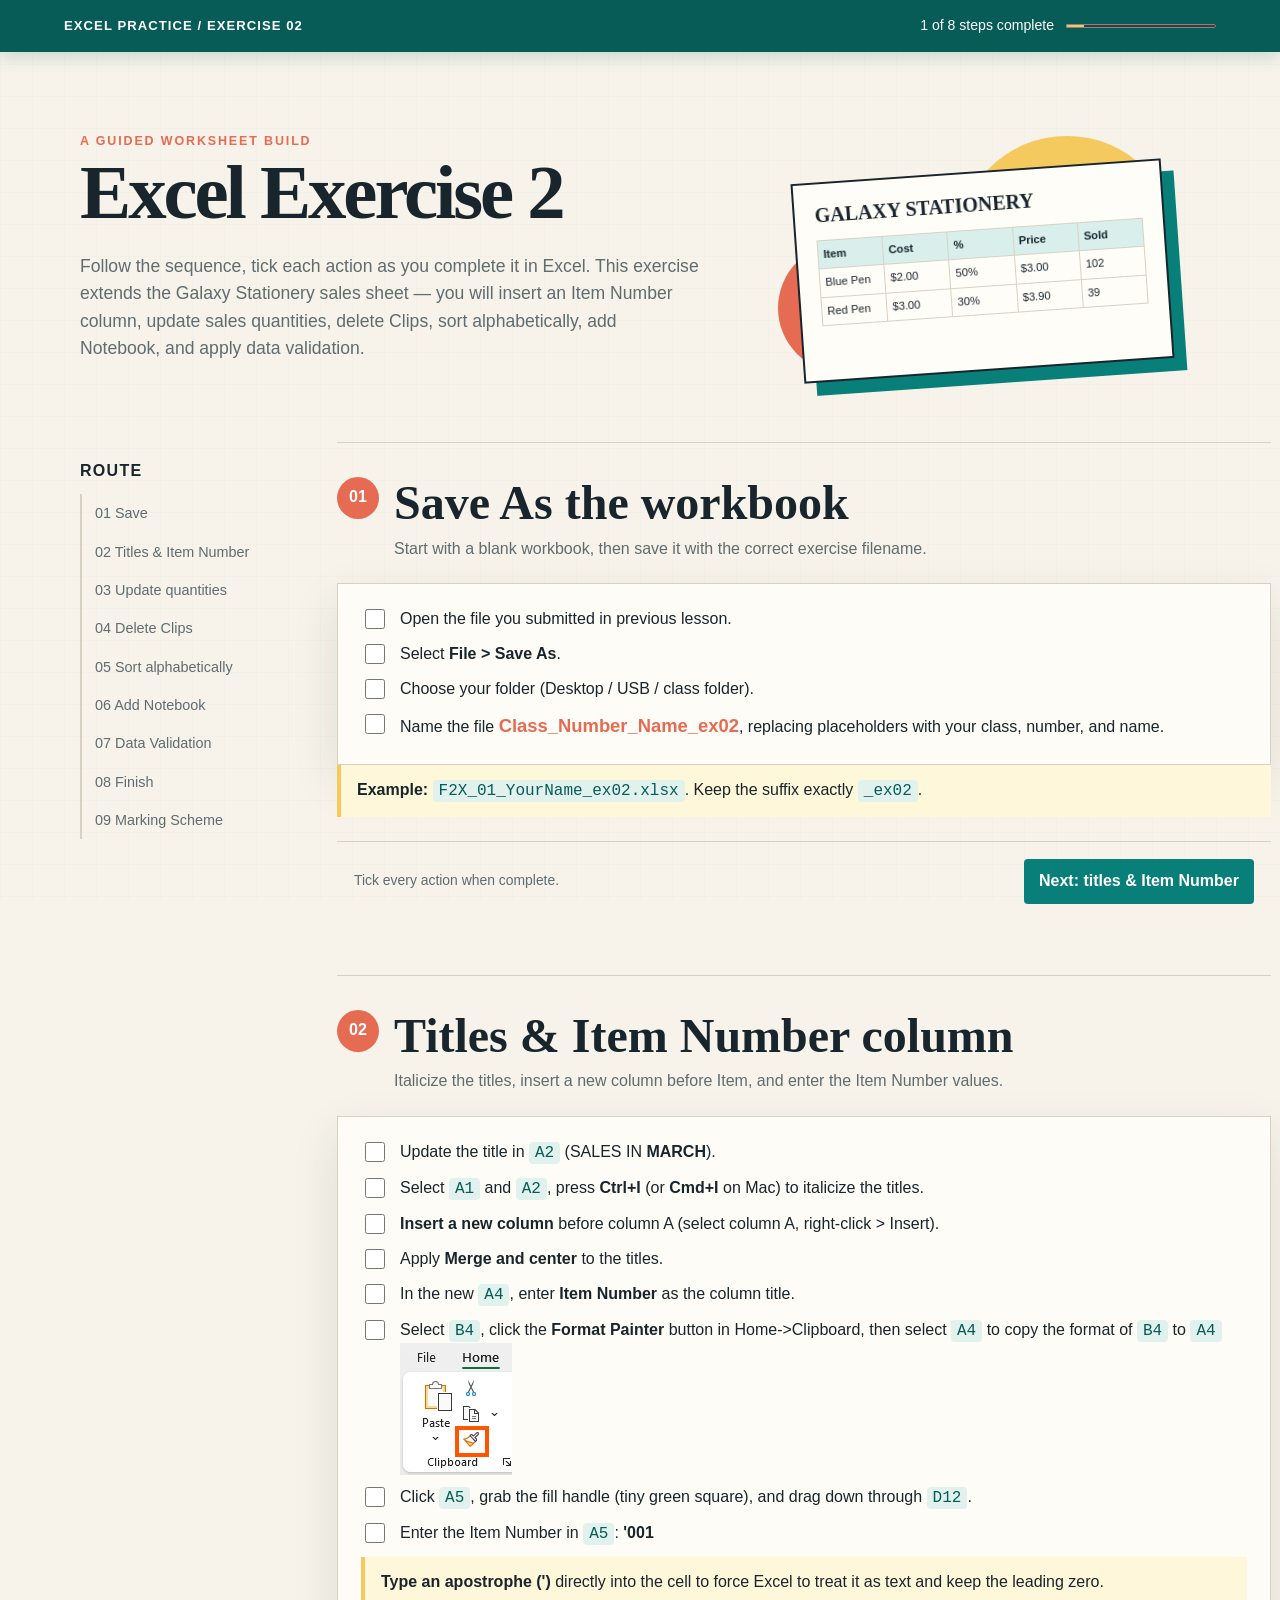
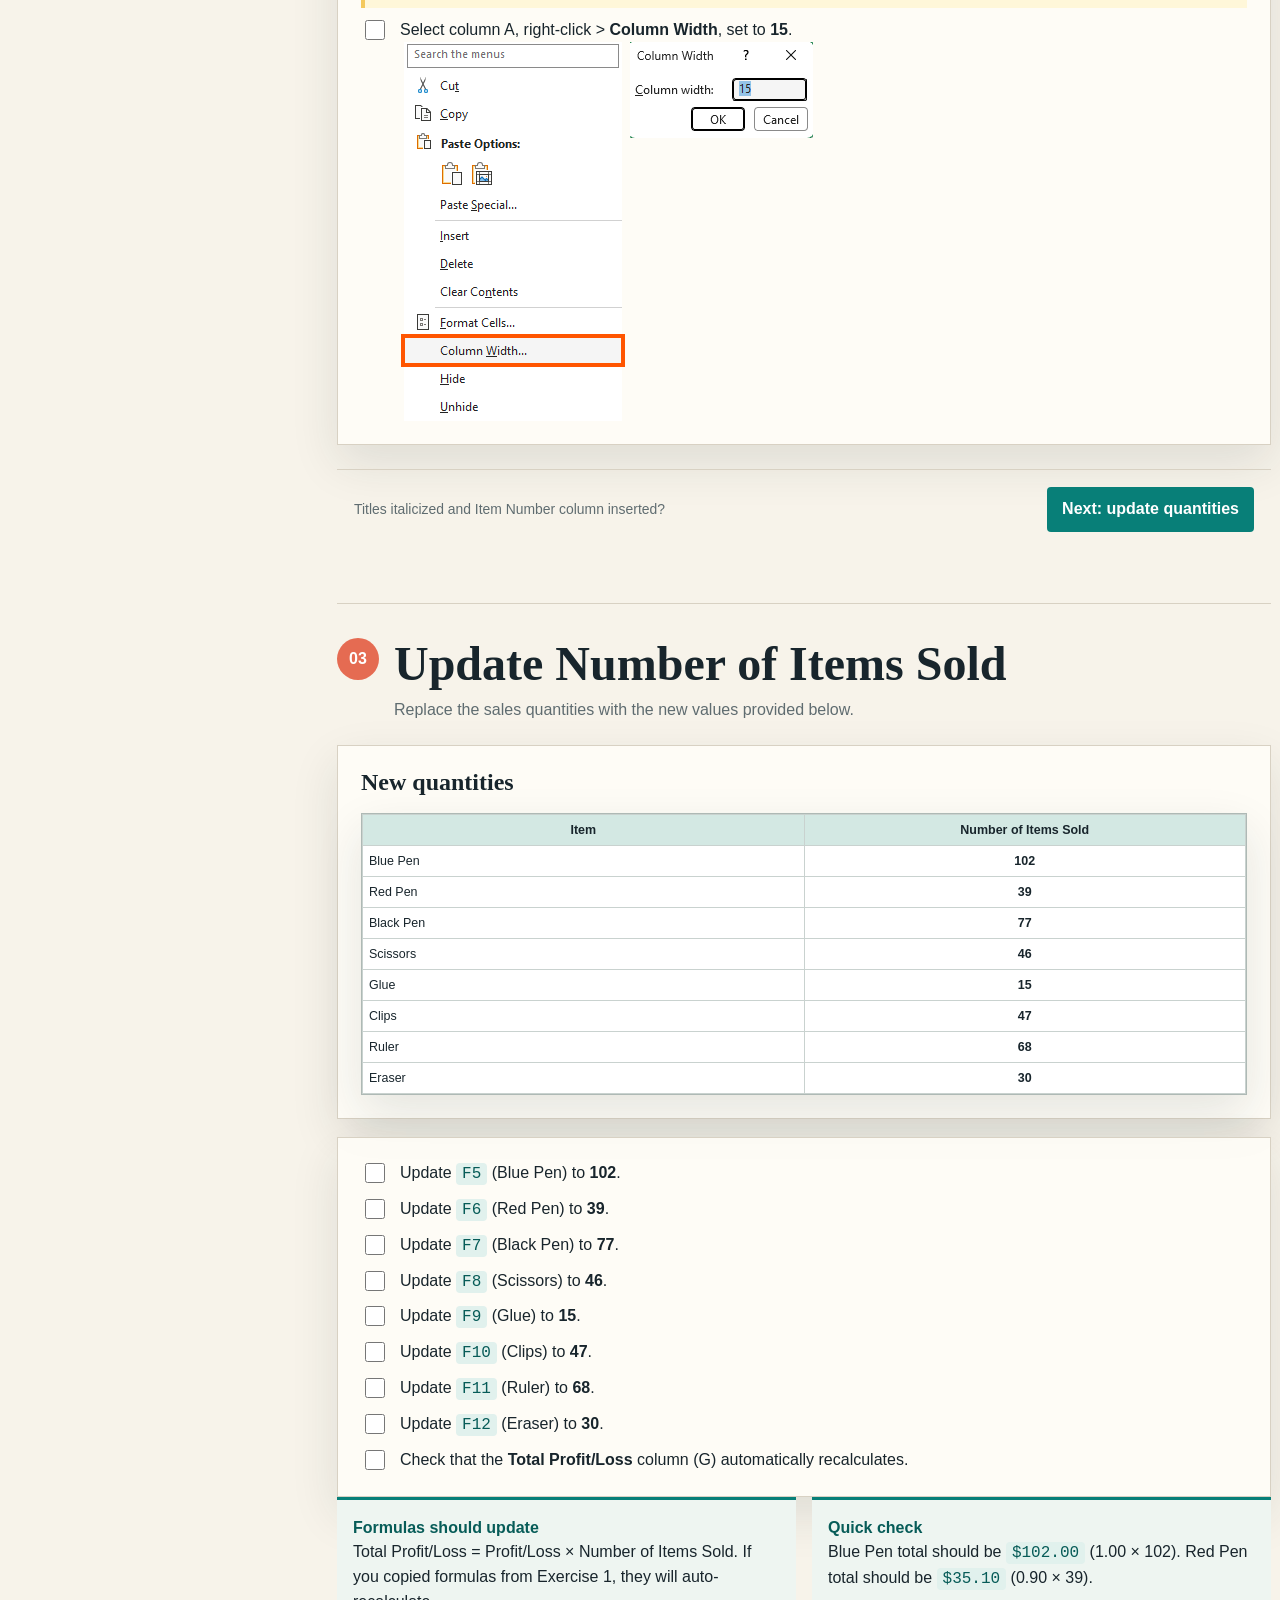
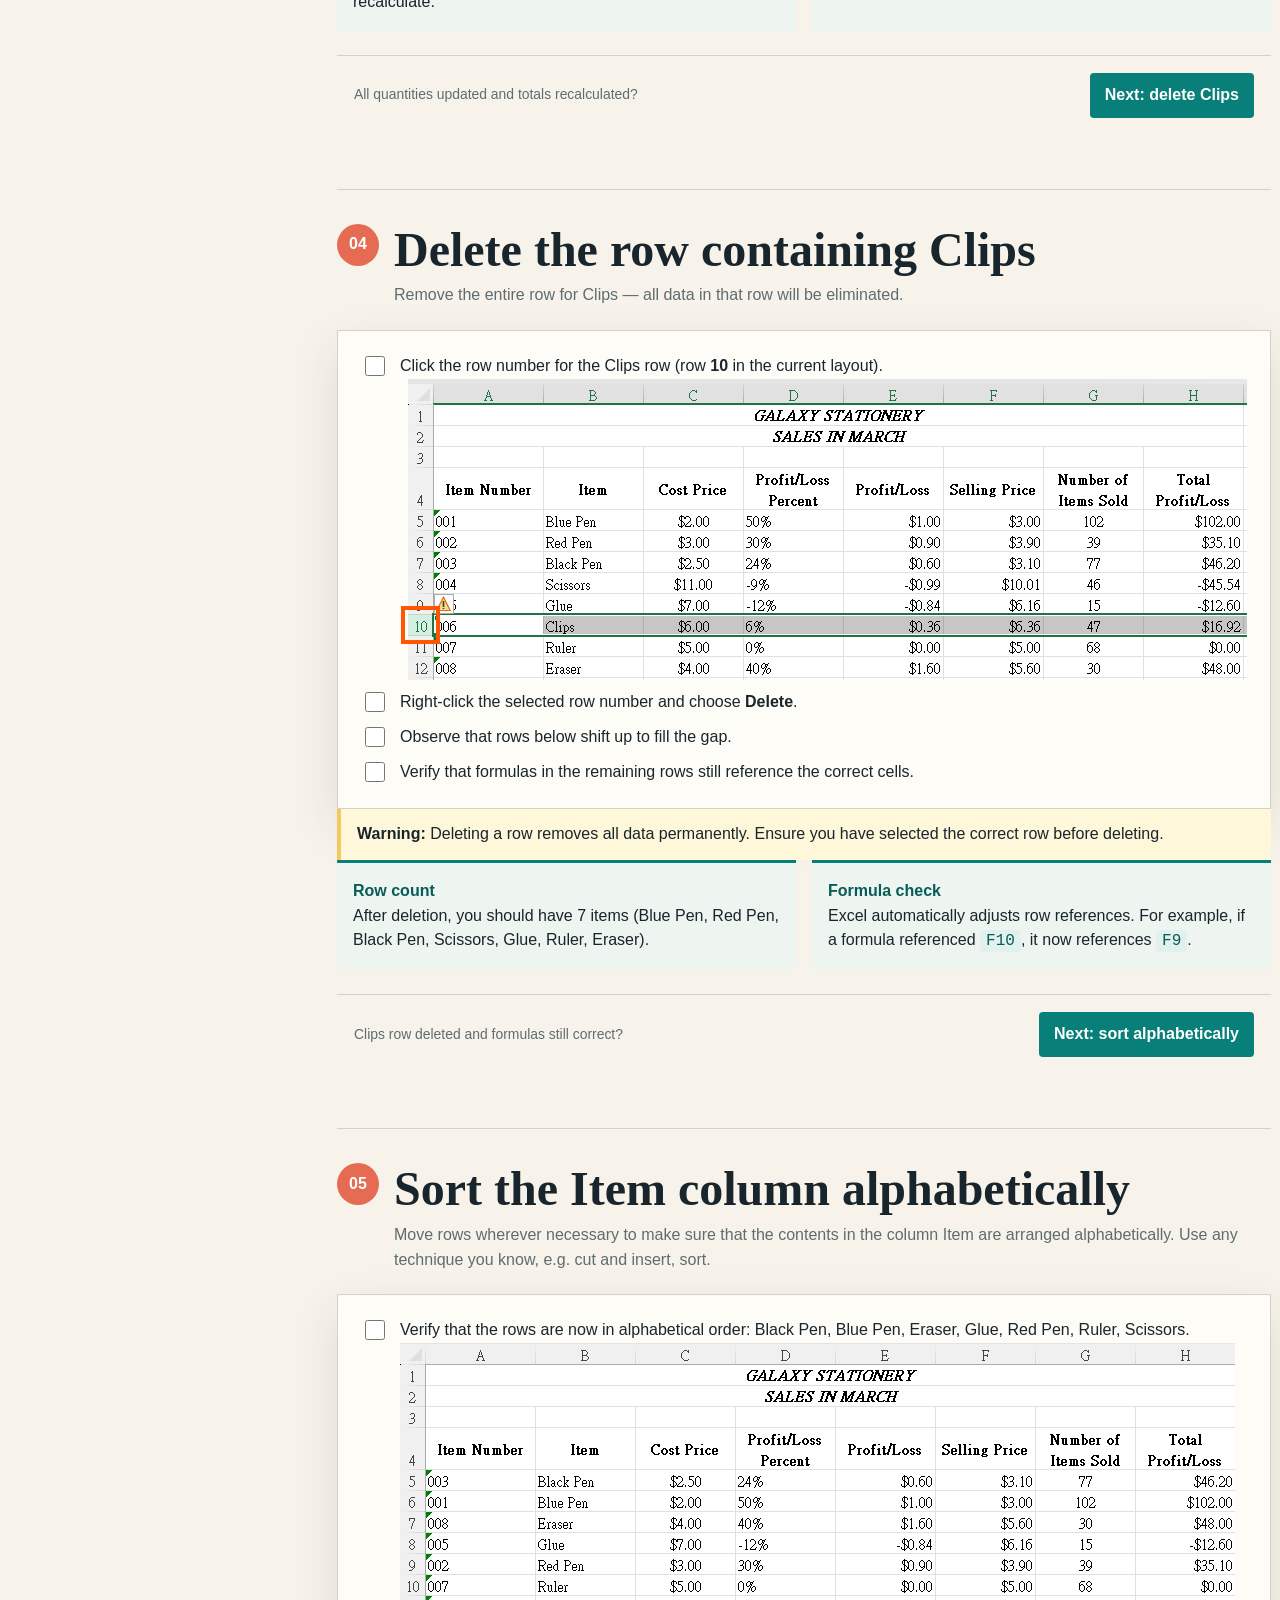
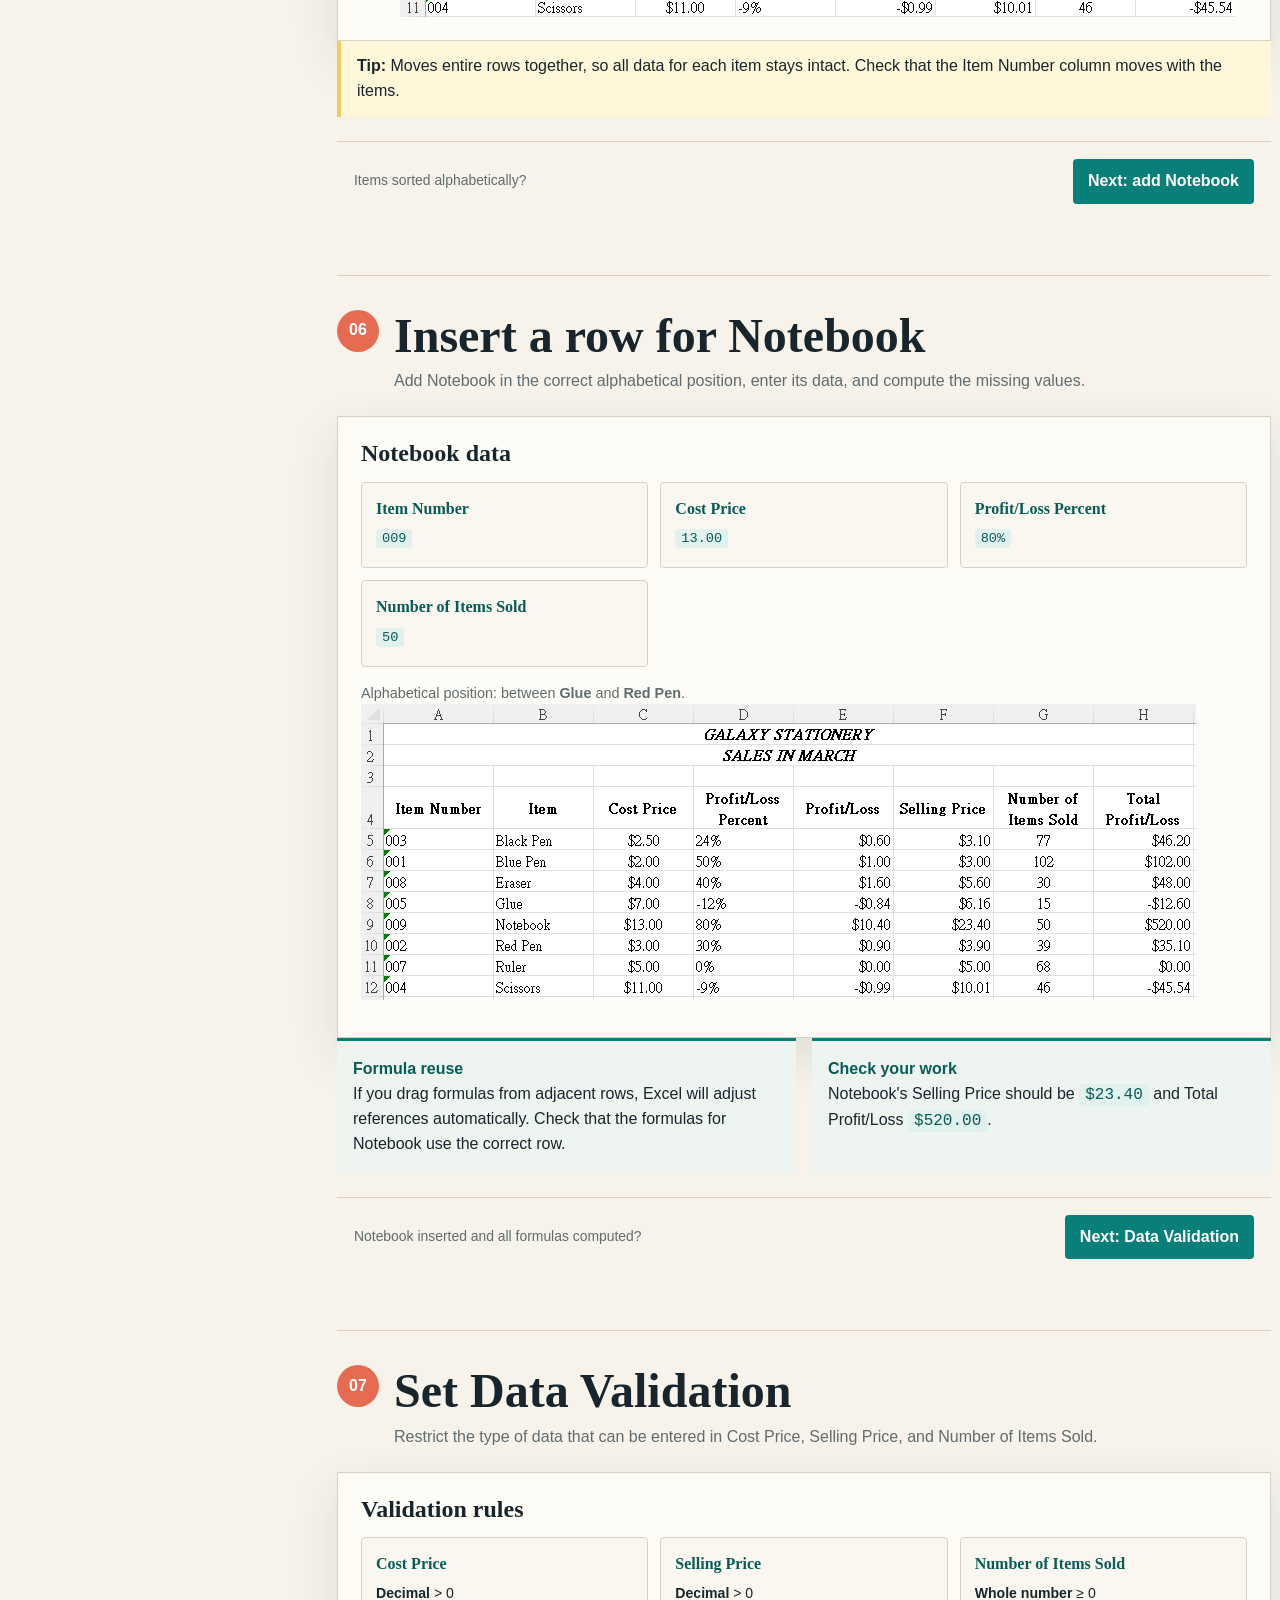
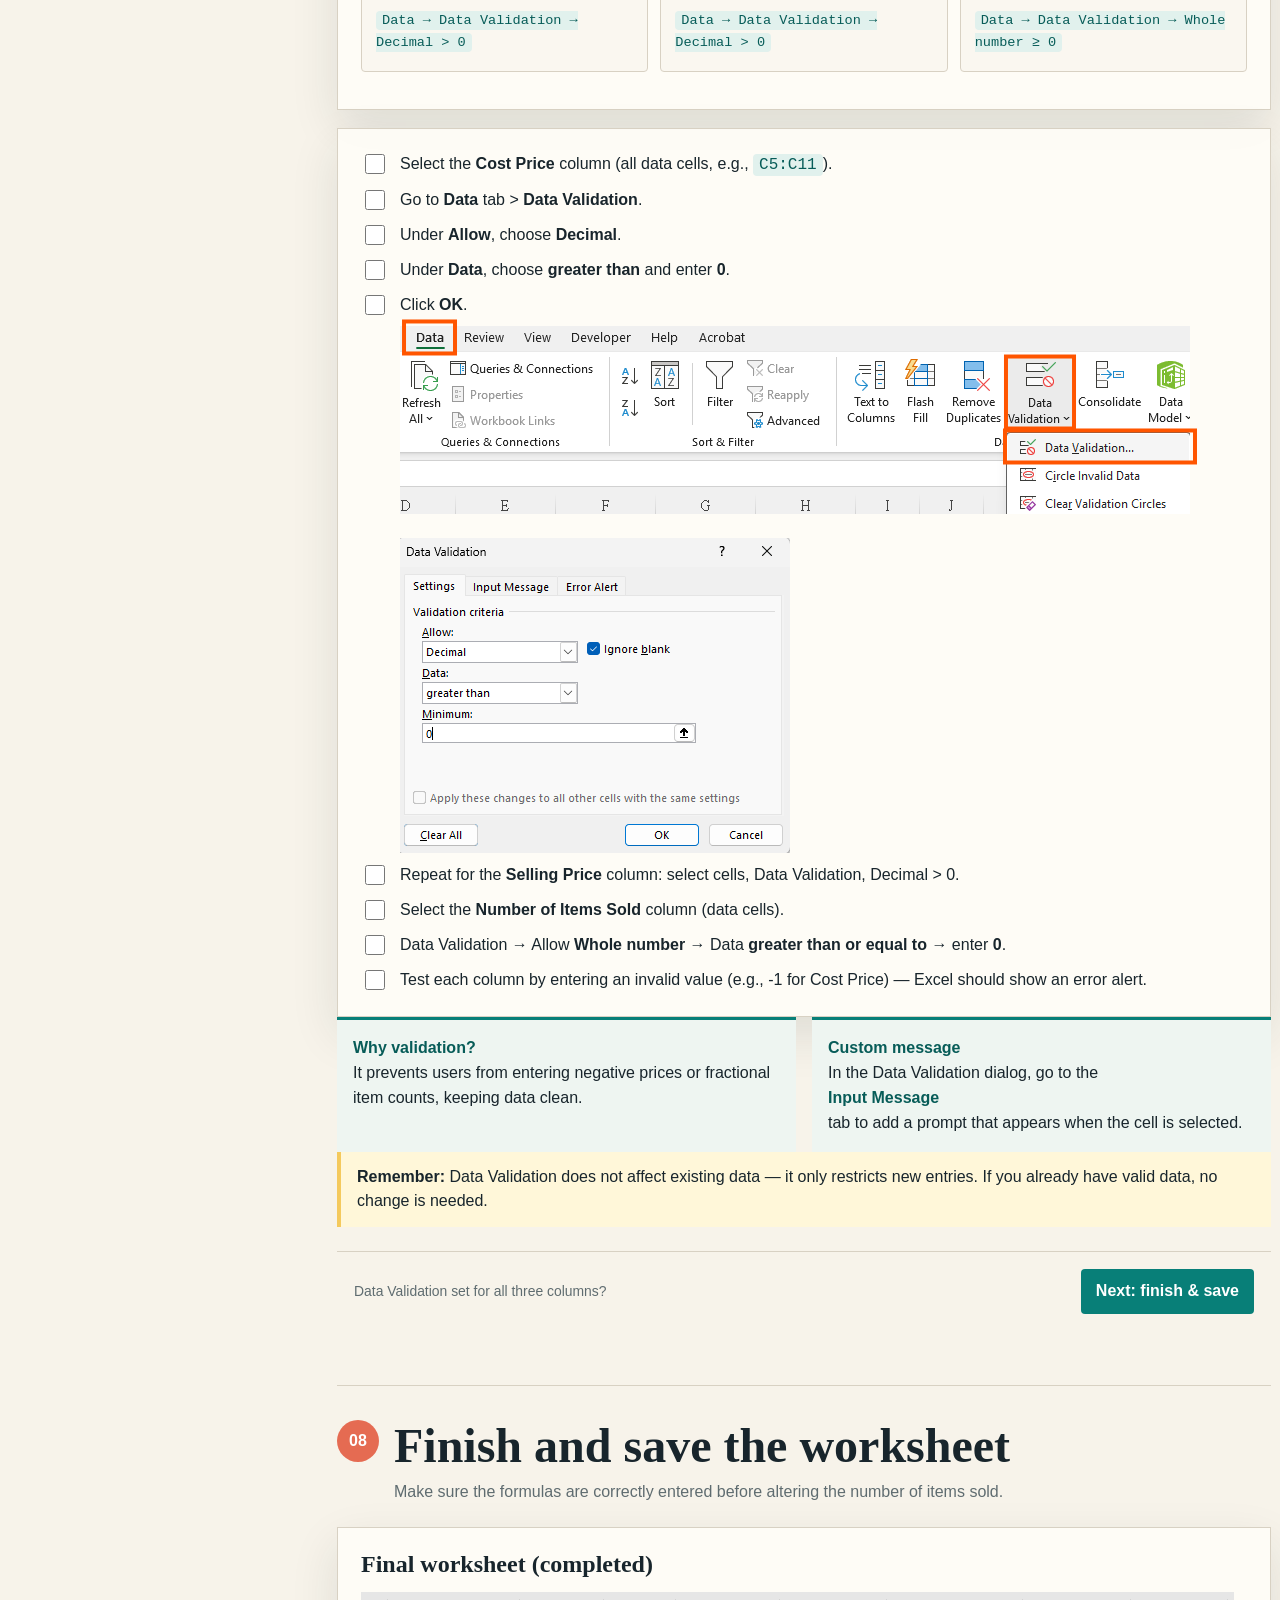
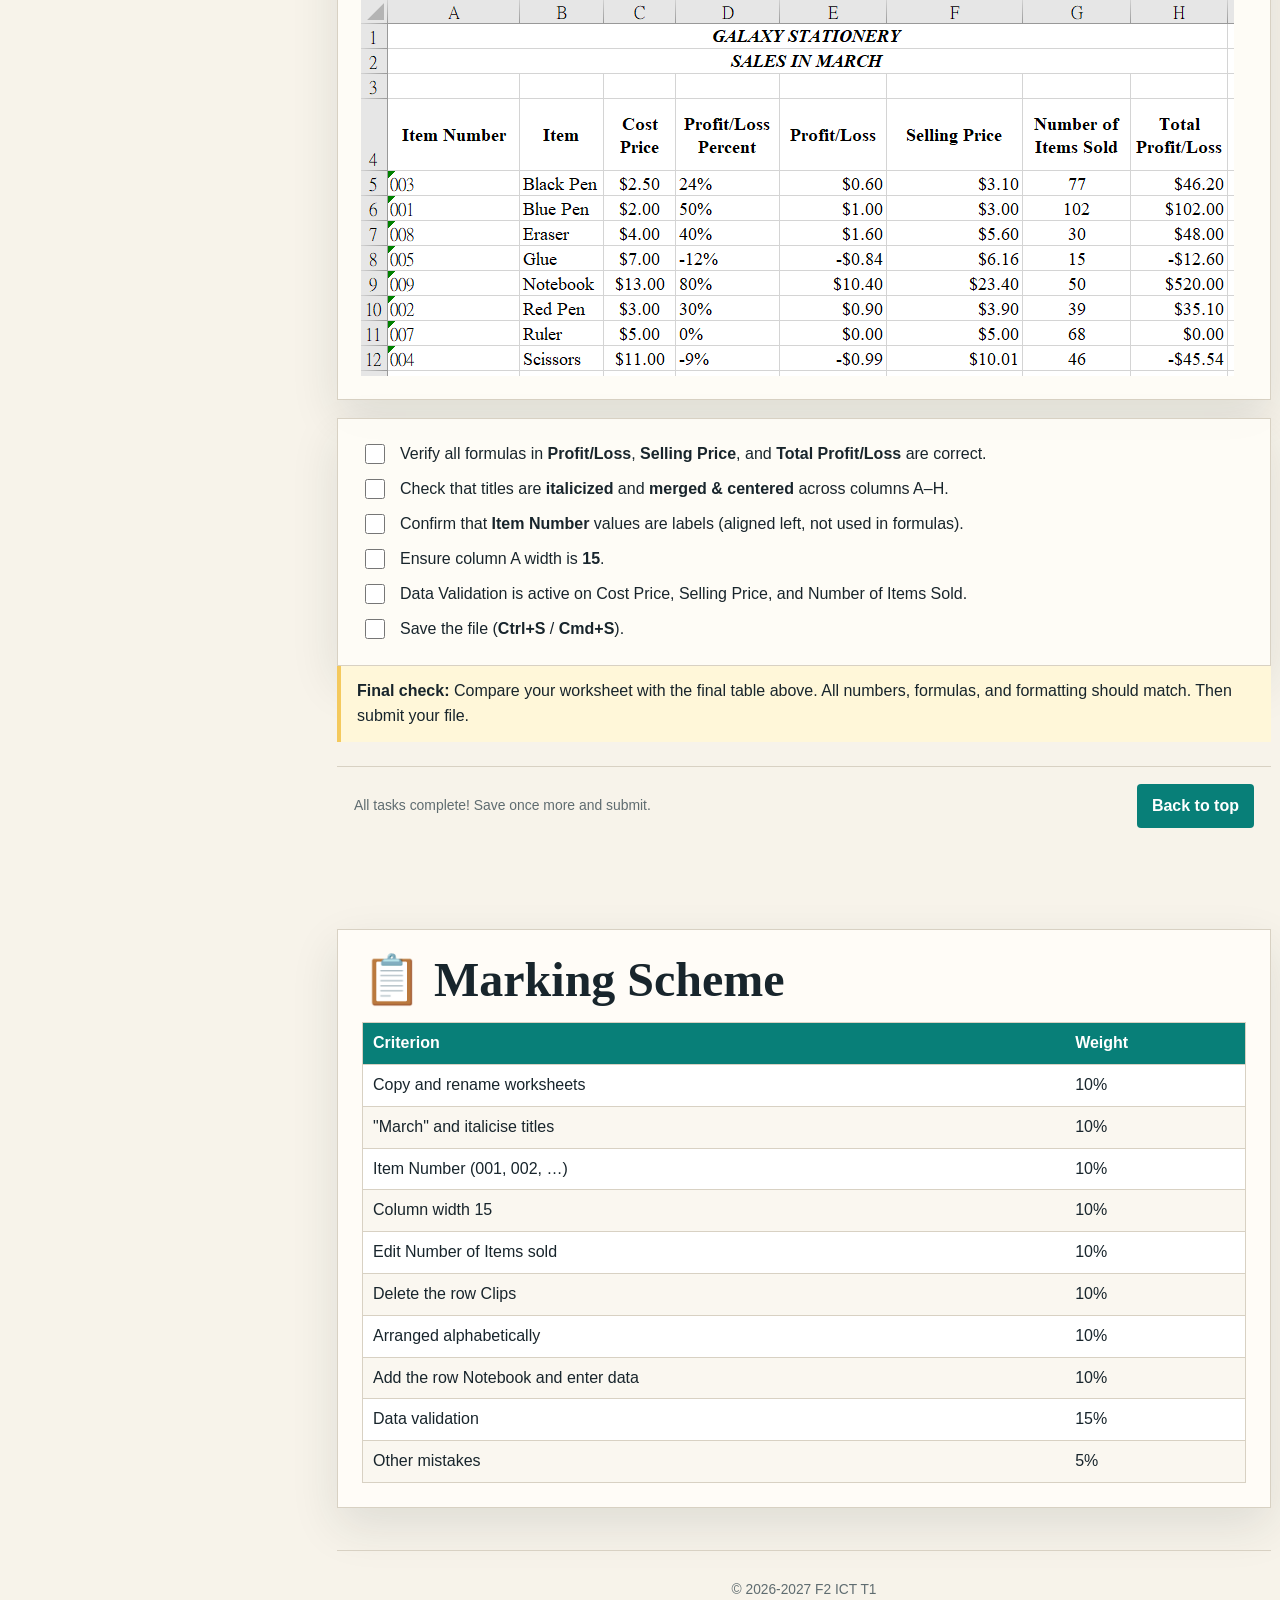
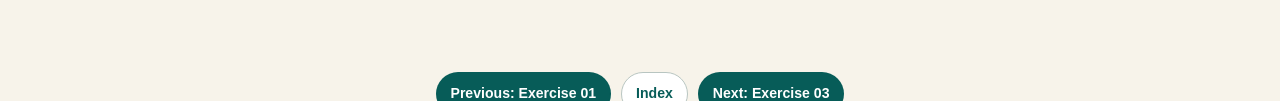
<file: excel-exercise-2-guide.html>
<!doctype html>
<html lang="en">
<head>
    <meta charset="utf-8">
    <meta name="viewport" content="width=device-width, initial-scale=1">
    <title>Excel Exercise 2 | Galaxy Stationery in March</title>
    <style>
        :root {
            --ink: #18252c;
            --muted: #5f6c70;
            --paper: #f7f3ea;
            --panel: #fffdf8;
            --line: #d8d1c3;
            --teal: #087f78;
            --teal-dark: #075c58;
            --coral: #e56b52;
            --yellow: #f4c95d;
            --green: #27845d;
            --shadow: 0 18px 45px rgba(31, 45, 46, .11);
        }
        * {
            box-sizing: border-box;
        }
        html {
            scroll-behavior: smooth;
        }
        body {
            margin: 0;
            color: var(--ink);
            background: var(--paper);
            font-family: "Trebuchet MS", "Segoe UI", sans-serif;
            line-height: 1.55;
        }
        body::before {
            content: "";
            position: fixed;
            inset: 0;
            z-index: -1;
            opacity: .45;
            pointer-events: none;
            background-image: linear-gradient(rgba(8, 127, 120, .05) 1px, transparent 1px), linear-gradient(90deg, rgba(8, 127, 120, .05) 1px, transparent 1px);
            background-size: 32px 32px;
        }
        img {
            vertical-align: top;
        }
        .topbar {
            position: sticky;
            top: 0;
            z-index: 5;
            display: flex;
            justify-content: space-between;
            align-items: center;
            gap: 20px;
            padding: 15px clamp(18px, 5vw, 76px);
            color: #fff;
            background: var(--teal-dark);
            box-shadow: 0 4px 18px rgba(7, 92, 88, .2);
        }
        .brand {
            font-weight: 800;
            letter-spacing: .08em;
            font-size: .82rem;
            text-transform: uppercase;
        }
        .progress-wrap {
            display: flex;
            align-items: center;
            gap: 12px;
            font-size: .88rem;
        }
        progress {
            width: 150px;
            height: 8px;
            accent-color: var(--yellow);
        }
        .shell {
            width: min(1120px, calc(100% - 36px));
            margin: 0 auto;
        }
        .hero {
            display: grid;
            grid-template-columns: 1.15fr .85fr;
            gap: 42px;
            align-items: center;
            min-height: 390px;
            padding: 72px 0 54px;
        }
        .eyebrow {
            color: var(--coral);
            font-size: .78rem;
            font-weight: 800;
            letter-spacing: .15em;
            text-transform: uppercase;
        }
        h1,
        h2,
        h3 {
            font-family: Georgia, serif;
            line-height: 1.1;
            margin: 0 0 15px;
        }
        h1 {
            max-width: 650px;
            font-size: clamp(2.8rem, 6vw, 5.6rem);
            letter-spacing: -.04em;
        }
        h2 {
            font-size: clamp(2rem, 4vw, 3rem);
        }
        h3 {
            font-size: 1.5rem;
        }
        .hero p {
            max-width: 650px;
            color: var(--muted);
            font-size: 1.1rem;
        }
        .hero-art {
            position: relative;
            min-height: 260px;
        }
        .hero-art::before {
            content: "";
            position: absolute;
            width: 220px;
            height: 220px;
            right: 5%;
            top: 4%;
            border-radius: 50%;
            background: var(--yellow);
        }
        .hero-art::after {
            content: "";
            position: absolute;
            width: 130px;
            height: 130px;
            left: 8%;
            bottom: 5%;
            border-radius: 50%;
            background: var(--coral);
        }
        .sheet-mark {
            position: absolute;
            z-index: 1;
            inset: 45px 7% 15px 12%;
            padding: 20px;
            border: 2px solid var(--ink);
            background: var(--panel);
            box-shadow: 12px 13px 0 var(--teal);
            transform: rotate(-4deg);
        }
        .sheet-mark strong {
            display: block;
            margin-bottom: 13px;
            font: 700 1.25rem Georgia, serif;
        }
        .mini-grid {
            display: grid;
            grid-template-columns: repeat(5, 1fr);
            border-top: 1px solid var(--line);
            border-left: 1px solid var(--line);
        }
        .mini-grid span {
            min-height: 28px;
            padding: 5px;
            border-right: 1px solid var(--line);
            border-bottom: 1px solid var(--line);
            font-size: .7rem;
        }
        .mini-grid span:nth-child(-n+5) {
            background: #d9efeb;
            font-weight: bold;
        }
        .layout {
            display: grid;
            grid-template-columns: 215px 1fr;
            gap: 42px;
            align-items: start;
        }
        .toc {
            position: sticky;
            top: 76px;
            padding: 20px 0;
        }
        .toc h3 {
            font-size: 1rem;
            font-family: "Trebuchet MS", sans-serif;
            text-transform: uppercase;
            letter-spacing: .08em;
        }
        .toc a {
            display: block;
            padding: 8px 0 8px 13px;
            color: var(--muted);
            border-left: 2px solid var(--line);
            text-decoration: none;
            font-size: .9rem;
        }
        .toc a:hover,
        .toc a:focus {
            color: var(--teal);
            border-left-color: var(--teal);
        }
        .step {
            scroll-margin-top: 90px;
            padding: 34px 0 54px;
            border-top: 1px solid var(--line);
        }
        .step-heading {
            display: flex;
            align-items: flex-start;
            gap: 15px;
        }
        .step-number {
            display: grid;
            place-items: center;
            flex: 0 0 42px;
            width: 42px;
            height: 42px;
            color: #fff;
            background: var(--coral);
            border-radius: 50%;
            font-weight: 800;
        }
        .step-heading h2 {
            margin-bottom: 7px;
        }
        .step-lead {
            margin: 0 0 22px;
            color: var(--muted);
        }
        .card {
            padding: 23px;
            border: 1px solid var(--line);
            background: rgba(255, 253, 248, .88);
            box-shadow: var(--shadow);
        }
        .card+.card {
            margin-top: 18px;
        }
        .action-list {
            display: grid;
            gap: 10px;
            margin: 0;
            padding: 0;
            list-style: none;
        }
        label.check {
            display: flex;
            align-items: flex-start;
            gap: 12px;
            cursor: pointer;
        }
        label.check input {
            width: 20px;
            height: 20px;
            margin-top: 2px;
            accent-color: var(--teal);
        }
        label.check input:checked+span {
            color: var(--muted);
            text-decoration: line-through;
        }
        code,
        .formula {
            font-family: Consolas, monospace;
        }
        code {
            padding: 2px 6px;
            color: var(--teal-dark);
            background: #e1f1ed;
            border-radius: 4px;
        }
        .formula {
            display: inline-block;
            padding: 13px 17px;
            margin: 4px 0;
            color: #fff;
            background: var(--teal-dark);
            border-radius: 5px;
            font-size: 1.07rem;
        }
        .note {
            border-left: 4px solid var(--yellow);
            padding: 13px 16px;
            background: #fff7d9;
        }
        .filename {
            font-size: 1.15rem;
            font-weight: 800;
            color: var(--coral);
        }
        .data-table,
        .workbook {
            width: 100%;
            border-collapse: collapse;
        }
        .data-table {
            font-size: .86rem;
        }
        .data-table th,
        .data-table td {
            padding: 8px 7px;
            text-align: left;
            border: 1px solid var(--line);
        }
        .data-table th {
            color: #fff;
            background: var(--teal);
        }
        .data-table td:nth-child(2),
        .data-table td:nth-child(3),
        .data-table td:nth-child(4) {
            text-align: right;
        }
        .data-table td:nth-child(3) {
            color: var(--teal-dark);
        }
        .workbook-wrap {
            overflow-x: auto;
            margin-top: 18px;
            border: 1px solid #aeb9b5;
            box-shadow: var(--shadow);
        }
        .workbook {
            min-width: 790px;
            table-layout: fixed;
            font-family: Calibri, Arial, sans-serif;
            font-size: .78rem;
            background: #fff;
        }
        .workbook th,
        .workbook td {
            height: 31px;
            padding: 5px 6px;
            border: 1px solid #c9d2cf;
        }
        .workbook thead th {
            color: #586c6a;
            background: #e8efec;
            text-align: center;
            font-weight: 400;
        }
        .workbook .corner {
            width: 37px;
        }
        .workbook .rowhead {
            width: 37px;
            color: #586c6a;
            background: #e8efec;
            text-align: center;
            font-weight: 400;
        }
        .workbook .title {
            font-weight: 700;
            text-align: center;
            color: #163b38;
            background: #e1f1ed;
        }
        .workbook .header {
            text-align: center;
            font-weight: 700;
            background: #d3e8e3;
        }
        .workbook .currency {
            text-align: right;
        }
        .workbook .percent {
            color: var(--teal-dark);
        }
        .workbook .center {
            text-align: center;
        }
        .workbook .formula-cell {
            background: #fff4c9;
            color: #8c5e00;
        }
        .workbook .italic {
            font-style: italic;
        }
        .legend {
            display: flex;
            flex-wrap: wrap;
            gap: 14px;
            margin-top: 13px;
            color: var(--muted);
            font-size: .83rem;
        }
        .legend span::before {
            content: "";
            display: inline-block;
            width: 11px;
            height: 11px;
            margin-right: 5px;
            border: 1px solid #c9d2cf;
            vertical-align: -1px;
        }
        .legend .formula-key::before {
            background: #fff4c9;
        }
        .legend .italic-key::before {
            background: #e8efec;
            font-style: italic;
            content: "I";
            text-align: center;
            line-height: 11px;
            font-size: 9px;
            font-weight: 700;
            color: #586c6a;
        }
        .toolbar {
            display: flex;
            flex-wrap: wrap;
            gap: 7px;
            padding: 12px;
            margin: 15px 0;
            border: 1px solid #bbc7c3;
            background: #f2f6f4;
        }
        .tool {
            padding: 7px 10px;
            color: #405654;
            border: 1px solid #b8c5c1;
            border-radius: 4px;
            background: #fff;
            font-size: .81rem;
        }
        .tool.primary {
            color: #fff;
            background: var(--teal);
            border-color: var(--teal);
        }
        .tool.accent {
            color: #6e5100;
            background: #ffe9a5;
            border-color: #e2bd4a;
        }
        .select-map {
            display: grid;
            grid-template-columns: repeat(3, minmax(115px, 1fr));
            gap: 10px;
            margin: 17px 0;
        }
        .range {
            padding: 14px;
            border: 2px solid var(--teal);
            background: #e1f1ed;
        }
        .range strong {
            display: block;
            color: var(--teal-dark);
            font-family: Consolas, monospace;
        }
        .range span {
            color: var(--muted);
            font-size: .8rem;
        }
        .tip-grid {
            display: grid;
            grid-template-columns: repeat(2, 1fr);
            gap: 16px;
        }
        .tip {
            padding: 16px;
            background: #eef5f1;
            border-top: 3px solid var(--teal);
        }
        .tip strong {
            display: block;
            color: var(--teal-dark);
        }
        .done {
            display: flex;
            justify-content: space-between;
            align-items: center;
            gap: 18px;
            margin-top: 24px;
            padding: 17px;
            border-top: 1px solid var(--line);
        }
        .done-status {
            color: var(--muted);
            font-size: .87rem;
        }
        .step-complete {
            border-color: var(--green) !important;
        }
        .next-button {
            padding: 10px 15px;
            border: 0;
            color: #fff;
            background: var(--teal);
            border-radius: 4px;
            cursor: pointer;
            font: inherit;
            font-weight: 700;
        }
        .next-button:hover {
            background: var(--teal-dark);
        }
        .validation-grid {
            display: grid;
            grid-template-columns: 1fr 1fr 1fr;
            gap: 12px;
            margin: 14px 0;
        }
        .validation-card {
            padding: 14px;
            border: 1px solid var(--line);
            background: #faf7f0;
            border-radius: 4px;
        }
        .validation-card h4 {
            margin: 0 0 6px;
            font-family: Georgia, serif;
            color: var(--teal-dark);
        }
        .validation-card p {
            margin: 4px 0;
            font-size: .88rem;
        }
        .validation-card code {
            font-size: .85rem;
        }
        .marking {
            width: 100%;
            border-collapse: collapse;
            border: 1px solid var(--line);
            background: #fff;
        }
        .marking th,
        .marking td {
            padding: 8px 10px;
            text-align: left;
            border-bottom: 1px solid var(--line);
        }
        .marking thead th {
            background: var(--teal);
            color: #fff;
        }
        .marking tbody tr:nth-child(even) {
            background: #faf7f0;
        }
        .section-block {
            margin-top: 30px;
            border: 1px solid var(--line);
            background: rgba(255, 253, 248, .92);
            padding: 24px;
            box-shadow: var(--shadow);
        }
        .section-block h2 {
            font-family: Georgia, serif;
        }
        footer {
            margin-top: 42px;
            padding: 28px 0 48px;
            color: var(--muted);
            border-top: 1px solid var(--line);
            font-size: .86rem;
            text-align: center;
        }
        .pager-nav {
            margin-top: 24px;
            display: flex;
            flex-wrap: wrap;
            justify-content: center;
            gap: 10px;
        }
        .pager-link {
            text-decoration: none;
            color: #fff;
            background: var(--teal-dark);
            padding: 10px 14px;
            border-radius: 999px;
            font-weight: 700;
            border: 1px solid rgba(7, 92, 88, .3);
            font-size: .88rem;
        }
        .pager-link.home {
            background: #fff;
            color: var(--teal-dark);
            border-color: #b8c5c1;
        }
        @media (max-width: 820px) {
            .hero {
                grid-template-columns: 1fr;
                padding-top: 46px;
            }
            .hero-art {
                min-height: 220px;
            }
            .layout {
                grid-template-columns: 1fr;
                gap: 0;
            }
            .toc {
                position: static;
                display: flex;
                overflow-x: auto;
                gap: 15px;
                padding: 0 0 20px;
            }
            .toc h3 {
                display: none;
            }
            .toc a {
                flex: 0 0 auto;
                border-left: 0;
                border-bottom: 2px solid var(--line);
            }
            .tip-grid,
            .select-map,
            .validation-grid {
                grid-template-columns: 1fr;
            }
            .done {
                align-items: flex-start;
                flex-direction: column;
            }
        }
        @media (max-width: 500px) {
            .topbar {
                align-items: flex-start;
                flex-direction: column;
                gap: 7px;
            }
            progress {
                width: 115px;
            }
            .hero-art {
                min-height: 195px;
            }
            .sheet-mark {
                inset: 26px 2% 12px 7%;
            }
            .card {
                padding: 17px;
            }
        }
    </style>
</head>
<body>
    <header class="topbar">
        <div class="brand">Excel practice / Exercise 02</div>
        <div class="progress-wrap"><span id="progressText">0 of 8 steps complete</span><progress id="progress" value="0" max="8"></progress></div>
    </header>

    <main class="shell">
        <section class="hero">
            <div>
                <div class="eyebrow">A guided worksheet build</div>
                <h1>Excel Exercise 2</h1>
                <p>Follow the sequence, tick each action as you complete it in Excel. This exercise extends the Galaxy Stationery sales sheet — you will insert an Item Number column, update sales quantities, delete Clips, sort alphabetically, add Notebook, and apply data validation.</p>
            </div>
            <div class="hero-art" aria-hidden="true">
                <div class="sheet-mark">
                    <strong>GALAXY STATIONERY</strong>
                    <div class="mini-grid"><span>Item</span><span>Cost</span><span>%</span><span>Price</span><span>Sold</span><span>Blue Pen</span><span>$2.00</span><span>50%</span><span>$3.00</span><span>102</span><span>Red Pen</span><span>$3.00</span><span>30%</span><span>$3.90</span><span>39</span></div>
                </div>
            </div>
        </section>

        <div class="layout">
            <nav class="toc" aria-label="Guide steps">
                <h3>Route</h3>
                <a href="#step-1">01 Save</a>
                <a href="#step-2">02 Titles &amp; Item Number</a>
                <a href="#step-3">03 Update quantities</a>
                <a href="#step-4">04 Delete Clips</a>
                <a href="#step-5">05 Sort alphabetically</a>
                <a href="#step-6">06 Add Notebook</a>
                <a href="#step-7">07 Data Validation</a>
                <a href="#step-8">08 Finish</a>
                <a href="#marking-scheme">09 Marking Scheme</a>
            </nav>

            <div>
                <!-- STEP 1 -->
                <section class="step" id="step-1">
                    <div class="step-heading"><span class="step-number">01</span>
                        <div>
                            <h2>Save As the workbook</h2>
                            <p class="step-lead">Start with a blank workbook, then save it with the correct exercise filename.</p>
                        </div>
                    </div>
                    <div class="card">
                        <div class="action-list">
                            <label class="check"><input type="checkbox"><span>Open the file you submitted in previous lesson.</span></label>
                            <label class="check"><input type="checkbox"><span>Select <strong>File &gt; Save As</strong>.</span></label>
                            <label class="check"><input type="checkbox"><span>Choose your folder (Desktop / USB / class
                                    folder).</span></label>
                            <label class="check"><input type="checkbox"><span>Name the file <span
                                        class="filename">Class_Number_Name_ex02</span>, replacing placeholders with your class, number,
                                    and name.</span></label>
                        </div>
                    </div>
                    <div class="note"><strong>Example:</strong> <code>F2X_01_YourName_ex02.xlsx</code>. Keep the suffix exactly
                        <code>_ex02</code>.</div>
                    <div class="done"><span class="done-status">Tick every action when complete.</span><button class="next-button"
                            data-next="step-2">Next: titles &amp; Item Number</button></div>
                </section>

                <!-- STEP 2 -->
                <section class="step" id="step-2">
                    <div class="step-heading"><span class="step-number">02</span><div><h2>Titles &amp; Item Number column</h2><p class="step-lead">Italicize the titles, insert a new column before Item, and enter the Item Number values.</p></div></div>
                    <div class="card"><div class="action-list">
                        <label class="check"><input type="checkbox"><span>Update the title in <code>A2</code> (SALES IN <strong>MARCH</strong>).</span></label>
                        <label class="check"><input type="checkbox"><span>Select <code>A1</code> and <code>A2</code>, press <strong>Ctrl+I</strong> (or <strong>Cmd+I</strong> on Mac) to italicize the titles. </span></label>
                        <label class="check"><input type="checkbox"><span><strong>Insert a new column</strong> before column A (select column A, right-click &gt; Insert).</span></label>
                        <label class="check"><input type="checkbox"><span>Apply <strong>Merge and center</strong> to the titles.</span></label>
                        <label class="check"><input type="checkbox"><span>In the new <code>A4</code>, enter <strong>Item Number</strong> as the column title.</span></label>
                        <label class="check"><input type="checkbox"><span>Select <code>B4</code>, click the <strong>Format Painter</strong> button in Home->Clipboard, then select <code>A4</code> to copy the format of <code>B4</code> to <code>A4</code><br><img src="images/ex02_img01.png" alt=""></span></label>
                        <label class="check"><input type="checkbox"><span>Click <code>A5</code>, grab the fill handle (tiny green square), and drag down through <code>D12</code>.</span></label>
                        <label class="check"><input type="checkbox"><span>Enter the Item Number in <code>A5</code>: <strong>'001</strong></span></label>
                        <div class="note"><strong>Type an apostrophe (') </strong> directly into the cell to force Excel to treat it as text and keep the leading zero.</div>
                        <label class="check"><input type="checkbox"><span>Select column A, right-click &gt; <strong>Column Width</strong>, set to <strong>15</strong>.<br><img src="images/ex02_img04.png" alt="">  <img src="images/ex02_img05.png" alt=""></span></label>
                    </div></div>
                    <div class="done"><span class="done-status">Titles italicized and Item Number column inserted?</span><button class="next-button" data-next="step-3">Next: update quantities</button></div>
                </section>

                <!-- STEP 3 -->
                <section class="step" id="step-3">
                    <div class="step-heading"><span class="step-number">03</span><div><h2>Update Number of Items Sold</h2><p class="step-lead">Replace the sales quantities with the new values provided below.</p></div></div>
                    <div class="card">
                        <h3>New quantities</h3>
                        <div class="workbook-wrap">
                            <table class="workbook">
                                <tbody>
                                    <tr>
                                        <td class="header">Item</td>
                                        <td class="header">Number of Items Sold</td>
                                    </tr>
                                    <tr>
                                        <td>Blue Pen</td>
                                        <td class="center"><strong>102</strong></td>
                                    </tr>
                                    <tr>
                                        <td>Red Pen</td>
                                        <td class="center"><strong>39</strong></td>
                                    </tr>
                                    <tr>
                                        <td>Black Pen</td>
                                        <td class="center"><strong>77</strong></td>
                                    </tr>
                                    <tr>
                                        <td>Scissors</td>
                                        <td class="center"><strong>46</strong></td>
                                    </tr>
                                    <tr>
                                        <td>Glue</td>
                                        <td class="center"><strong>15</strong></td>
                                    </tr>
                                    <tr>
                                        <td>Clips</td>
                                        <td class="center"><strong>47</strong></td>
                                    </tr>
                                    <tr>
                                        <td>Ruler</td>
                                        <td class="center"><strong>68</strong></td>
                                    </tr>
                                    <tr>
                                        <td>Eraser</td>
                                        <td class="center"><strong>30</strong></td>
                                    </tr>
                                </tbody>
                            </table>
                        </div>
                    </div>
                    <div class="card"><div class="action-list">
                        <label class="check"><input type="checkbox"><span>Update <code>F5</code> (Blue Pen) to <strong>102</strong>.</span></label>
                        <label class="check"><input type="checkbox"><span>Update <code>F6</code> (Red Pen) to <strong>39</strong>.</span></label>
                        <label class="check"><input type="checkbox"><span>Update <code>F7</code> (Black Pen) to <strong>77</strong>.</span></label>
                        <label class="check"><input type="checkbox"><span>Update <code>F8</code> (Scissors) to <strong>46</strong>.</span></label>
                        <label class="check"><input type="checkbox"><span>Update <code>F9</code> (Glue) to <strong>15</strong>.</span></label>
                        <label class="check"><input type="checkbox"><span>Update <code>F10</code> (Clips) to <strong>47</strong>.</span></label>
                        <label class="check"><input type="checkbox"><span>Update <code>F11</code> (Ruler) to <strong>68</strong>.</span></label>
                        <label class="check"><input type="checkbox"><span>Update <code>F12</code> (Eraser) to <strong>30</strong>.</span></label>
                        <label class="check"><input type="checkbox"><span>Check that the <strong>Total Profit/Loss</strong> column (G) automatically recalculates.</span></label>
                    </div></div>
                    <div class="tip-grid">
                        <div class="tip"><strong>Formulas should update</strong><span>Total Profit/Loss = Profit/Loss × Number of Items Sold. If you copied formulas from Exercise 1, they will auto-recalculate.</span></div>
                        <div class="tip"><strong>Quick check</strong><span>Blue Pen total should be <code>$102.00</code> (1.00 × 102). Red Pen total should be <code>$35.10</code> (0.90 × 39).</span></div>
                    </div>
                    <div class="done"><span class="done-status">All quantities updated and totals recalculated?</span><button class="next-button" data-next="step-4">Next: delete Clips</button></div>
                </section>

                <!-- STEP 4 -->
                <section class="step" id="step-4">
                    <div class="step-heading"><span class="step-number">04</span><div><h2>Delete the row containing Clips</h2><p class="step-lead">Remove the entire row for Clips — all data in that row will be eliminated.</p></div></div>
                    <div class="card"><div class="action-list">
                        <label class="check"><input type="checkbox"><span>Click the row number for the Clips row (row <strong>10</strong> in the current layout).<br><img src="images/ex02_img06.png" alt=""></span></label>
                        <label class="check"><input type="checkbox"><span>Right-click the selected row number and choose <strong>Delete</strong>.</span></label>
                        <label class="check"><input type="checkbox"><span>Observe that rows below shift up to fill the gap.</span></label>
                        <label class="check"><input type="checkbox"><span>Verify that formulas in the remaining rows still reference the correct cells.</span></label>
                    </div></div>
                    <div class="note"><strong>Warning:</strong> Deleting a row removes all data permanently. Ensure you have selected the correct row before deleting.</div>
                    <div class="tip-grid">
                        <div class="tip"><strong>Row count</strong><span>After deletion, you should have 7 items (Blue Pen, Red Pen, Black Pen, Scissors, Glue, Ruler, Eraser).</span></div>
                        <div class="tip"><strong>Formula check</strong><span>Excel automatically adjusts row references. For example, if a formula referenced <code>F10</code>, it now references <code>F9</code>.</span></div>
                    </div>
                    <div class="done"><span class="done-status">Clips row deleted and formulas still correct?</span><button class="next-button" data-next="step-5">Next: sort alphabetically</button></div>
                </section>

                <!-- STEP 5 -->
                <section class="step" id="step-5">
                    <div class="step-heading"><span class="step-number">05</span><div><h2>Sort the Item column alphabetically</h2><p class="step-lead">Move rows wherever necessary to make sure that the contents in the column Item are arranged alphabetically. Use any technique you know, e.g. cut and insert, sort.</p></div></div>
                    <div class="card"><div class="action-list">
                        <label class="check"><input type="checkbox"><span>Verify that the rows are now in alphabetical order: Black Pen, Blue Pen, Eraser, Glue, Red Pen, Ruler, Scissors.<br><img src="images/ex02_img07.png" alt=""></span></label>
                    </div></div>
                    <div class="note"><strong>Tip:</strong> Moves entire rows together, so all data for each item stays intact. Check that the Item Number column moves with the items.</div>
                    <div class="done"><span class="done-status">Items sorted alphabetically?</span><button class="next-button" data-next="step-6">Next: add Notebook</button></div>
                </section>

                <!-- STEP 6 -->
                <section class="step" id="step-6">
                    <div class="step-heading"><span class="step-number">06</span><div><h2>Insert a row for Notebook</h2><p class="step-lead">Add Notebook in the correct alphabetical position, enter its data, and compute the missing values.</p></div></div>
                    <div class="card">
                        <h3>Notebook data</h3>
                        <div class="validation-grid">
                            <div class="validation-card"><h4>Item Number</h4><p><code>009</code></p></div>
                            <div class="validation-card"><h4>Cost Price</h4><p><code>13.00</code></p></div>
                            <div class="validation-card"><h4>Profit/Loss Percent</h4><p><code>80%</code></p></div>
                            <div class="validation-card"><h4>Number of Items Sold</h4><p><code>50</code></p></div>
                        </div>
                        <p style="color:var(--muted);font-size:.9rem;">Alphabetical position: between <strong>Glue</strong> and <strong>Red Pen</strong>.<br><img src="images/ex02_img08.png" alt=""></p>
                    </div>
                    <div class="tip-grid">
                        <div class="tip"><strong>Formula reuse</strong><span>If you drag formulas from adjacent rows, Excel will adjust references automatically. Check that the formulas for Notebook use the correct row.</span></div>
                        <div class="tip"><strong>Check your work</strong><span>Notebook's Selling Price should be <code>$23.40</code> and Total Profit/Loss <code>$520.00</code>.</span></div>
                    </div>
                    <div class="done"><span class="done-status">Notebook inserted and all formulas computed?</span><button class="next-button" data-next="step-7">Next: Data Validation</button></div>
                </section>

                <!-- STEP 7 -->
                <section class="step" id="step-7">
                    <div class="step-heading"><span class="step-number">07</span><div><h2>Set Data Validation</h2><p class="step-lead">Restrict the type of data that can be entered in Cost Price, Selling Price, and Number of Items Sold.</p></div></div>
                    <div class="card">
                        <h3>Validation rules</h3>
                        <div class="validation-grid">
                            <div class="validation-card"><h4>Cost Price</h4><p><strong>Decimal</strong> &gt; 0</p><p><code>Data → Data Validation → Decimal &gt; 0</code></p></div>
                            <div class="validation-card"><h4>Selling Price</h4><p><strong>Decimal</strong> &gt; 0</p><p><code>Data → Data Validation → Decimal &gt; 0</code></p></div>
                            <div class="validation-card"><h4>Number of Items Sold</h4><p><strong>Whole number</strong> ≥ 0</p><p><code>Data → Data Validation → Whole number ≥ 0</code></p></div>
                        </div>
                    </div>
                    <div class="card"><div class="action-list">
                        <label class="check"><input type="checkbox"><span>Select the <strong>Cost Price</strong> column (all data cells, e.g., <code>C5:C11</code>).</span></label>
                        <label class="check"><input type="checkbox"><span>Go to <strong>Data</strong> tab &gt; <strong>Data Validation</strong>.</span></label>
                        <label class="check"><input type="checkbox"><span>Under <strong>Allow</strong>, choose <strong>Decimal</strong>.</span></label>
                        <label class="check"><input type="checkbox"><span>Under <strong>Data</strong>, choose <strong>greater than</strong> and enter <strong>0</strong>.</span></label>
                        <label class="check"><input type="checkbox"><span>Click <strong>OK</strong>.<br><img src="images/ex02_img09.png" alt=""><br><br><img src="images/ex02_img10.png" alt=""></span></label>
                        <label class="check"><input type="checkbox"><span>Repeat for the <strong>Selling Price</strong> column: select cells, Data Validation, Decimal &gt; 0.</span></label>
                        <label class="check"><input type="checkbox"><span>Select the <strong>Number of Items Sold</strong> column (data cells).</span></label>
                        <label class="check"><input type="checkbox"><span>Data Validation → Allow <strong>Whole number</strong> → Data <strong>greater than or equal to</strong> → enter <strong>0</strong>.</span></label>
                        <label class="check"><input type="checkbox"><span>Test each column by entering an invalid value (e.g., -1 for Cost Price) — Excel should show an error alert.</span></label>
                    </div></div>
                    <div class="tip-grid">
                        <div class="tip"><strong>Why validation?</strong><span>It prevents users from entering negative prices or fractional item counts, keeping data clean.</span></div>
                        <div class="tip"><strong>Custom message</strong><span>In the Data Validation dialog, go to the <strong>Input Message</strong> tab to add a prompt that appears when the cell is selected.</span></div>
                    </div>
                    <div class="note"><strong>Remember:</strong> Data Validation does not affect existing data — it only restricts new entries. If you already have valid data, no change is needed.</div>
                    <div class="done"><span class="done-status">Data Validation set for all three columns?</span><button class="next-button" data-next="step-8">Next: finish &amp; save</button></div>
                </section>

                <!-- STEP 8 -->
                <section class="step" id="step-8">
                    <div class="step-heading"><span class="step-number">08</span><div><h2>Finish and save the worksheet</h2><p class="step-lead">Make sure the formulas are correctly entered before altering the number of items sold.</p></div></div>
                    <div class="card">
                        <h3>Final worksheet (completed)</h3>
                        <img src="images/ex02_img03.png" alt="">
                    </div>
                    <div class="card"><div class="action-list">
                        <label class="check"><input type="checkbox"><span>Verify all formulas in <strong>Profit/Loss</strong>, <strong>Selling Price</strong>, and <strong>Total Profit/Loss</strong> are correct.</span></label>
                        <label class="check"><input type="checkbox"><span>Check that titles are <strong>italicized</strong> and <strong>merged &amp; centered</strong> across columns A–H.</span></label>
                        <label class="check"><input type="checkbox"><span>Confirm that <strong>Item Number</strong> values are labels (aligned left, not used in formulas).</span></label>
                        <label class="check"><input type="checkbox"><span>Ensure column A width is <strong>15</strong>.</span></label>
                        <label class="check"><input type="checkbox"><span>Data Validation is active on Cost Price, Selling Price, and Number of Items Sold.</span></label>
                        <label class="check"><input type="checkbox"><span>Save the file (<strong>Ctrl+S</strong> / <strong>Cmd+S</strong>).</span></label>
                    </div></div>
                    <div class="note"><strong>Final check:</strong> Compare your worksheet with the final table above. All numbers, formulas, and formatting should match. Then submit your file.</div>
                    <div class="done"><span class="done-status">All tasks complete! Save once more and submit.</span><button class="next-button" data-next="top">Back to top</button></div>
                </section>

                <section class="section-block" id="marking-scheme">
                    <h2>📋 Marking Scheme</h2>
                    <table class="marking">
                        <thead><tr><th>Criterion</th><th>Weight</th></tr></thead>
                        <tbody>
                            <tr><td>Copy and rename worksheets</td><td>10%</td></tr>
                            <tr><td>"March" and italicise titles</td><td>10%</td></tr>
                            <tr><td>Item Number (001, 002, …)</td><td>10%</td></tr>
                            <tr><td>Column width 15</td><td>10%</td></tr>
                            <tr><td>Edit Number of Items sold</td><td>10%</td></tr>
                            <tr><td>Delete the row Clips</td><td>10%</td></tr>
                            <tr><td>Arranged alphabetically</td><td>10%</td></tr>
                            <tr><td>Add the row Notebook and enter data</td><td>10%</td></tr>
                            <tr><td>Data validation</td><td>15%</td></tr>
                            <tr><td>Other mistakes</td><td>5%</td></tr>
                        </tbody>
                    </table>
                </section>

                <footer>&copy; 2026-2027 F2 ICT T1</footer>
            </div>
        </div>

        <nav class="pager-nav" aria-label="Page navigation">
            <a class="pager-link" href="excel-exercise-1-guide.html">Previous: Exercise 01</a>
            <a class="pager-link home" href="index.html">Index</a>
            <a class="pager-link" href="excel-exercise-3-guide.html">Next: Exercise 03</a>
        </nav>
    </main>

    <script>
        const steps = [...document.querySelectorAll('.step')];
        const checks = [...document.querySelectorAll('input[type="checkbox"]')];
        const progress = document.querySelector('#progress');
        const progressText = document.querySelector('#progressText');

        function updateProgress() {
            const complete = steps.filter(step => [...step.querySelectorAll('input[type="checkbox"]')].every(input => input.checked)).length;
            progress.value = complete;
            progressText.textContent = `${complete} of ${steps.length} steps complete`;
            steps.forEach(step => step.classList.toggle('step-complete', [...step.querySelectorAll('input[type="checkbox"]')].length > 0 && [...step.querySelectorAll('input[type="checkbox"]')].every(input => input.checked)));
            localStorage.setItem('excelGuideChecks_ex02', JSON.stringify(checks.map(input => input.checked)));
        }

        const saved = JSON.parse(localStorage.getItem('excelGuideChecks_ex02') || '[]');
        checks.forEach((input, index) => { input.checked = saved[index] === true; input.addEventListener('change', updateProgress); });
        updateProgress();

        document.querySelectorAll('.next-button').forEach(button => {
            button.addEventListener('click', () => {
                const target = button.dataset.next === 'top' ? document.querySelector('.shell') : document.querySelector(`#${button.dataset.next}`);
                target.scrollIntoView({ behavior: 'smooth', block: 'start' });
            });
        });
    </script>
</body>
</html>
</file>
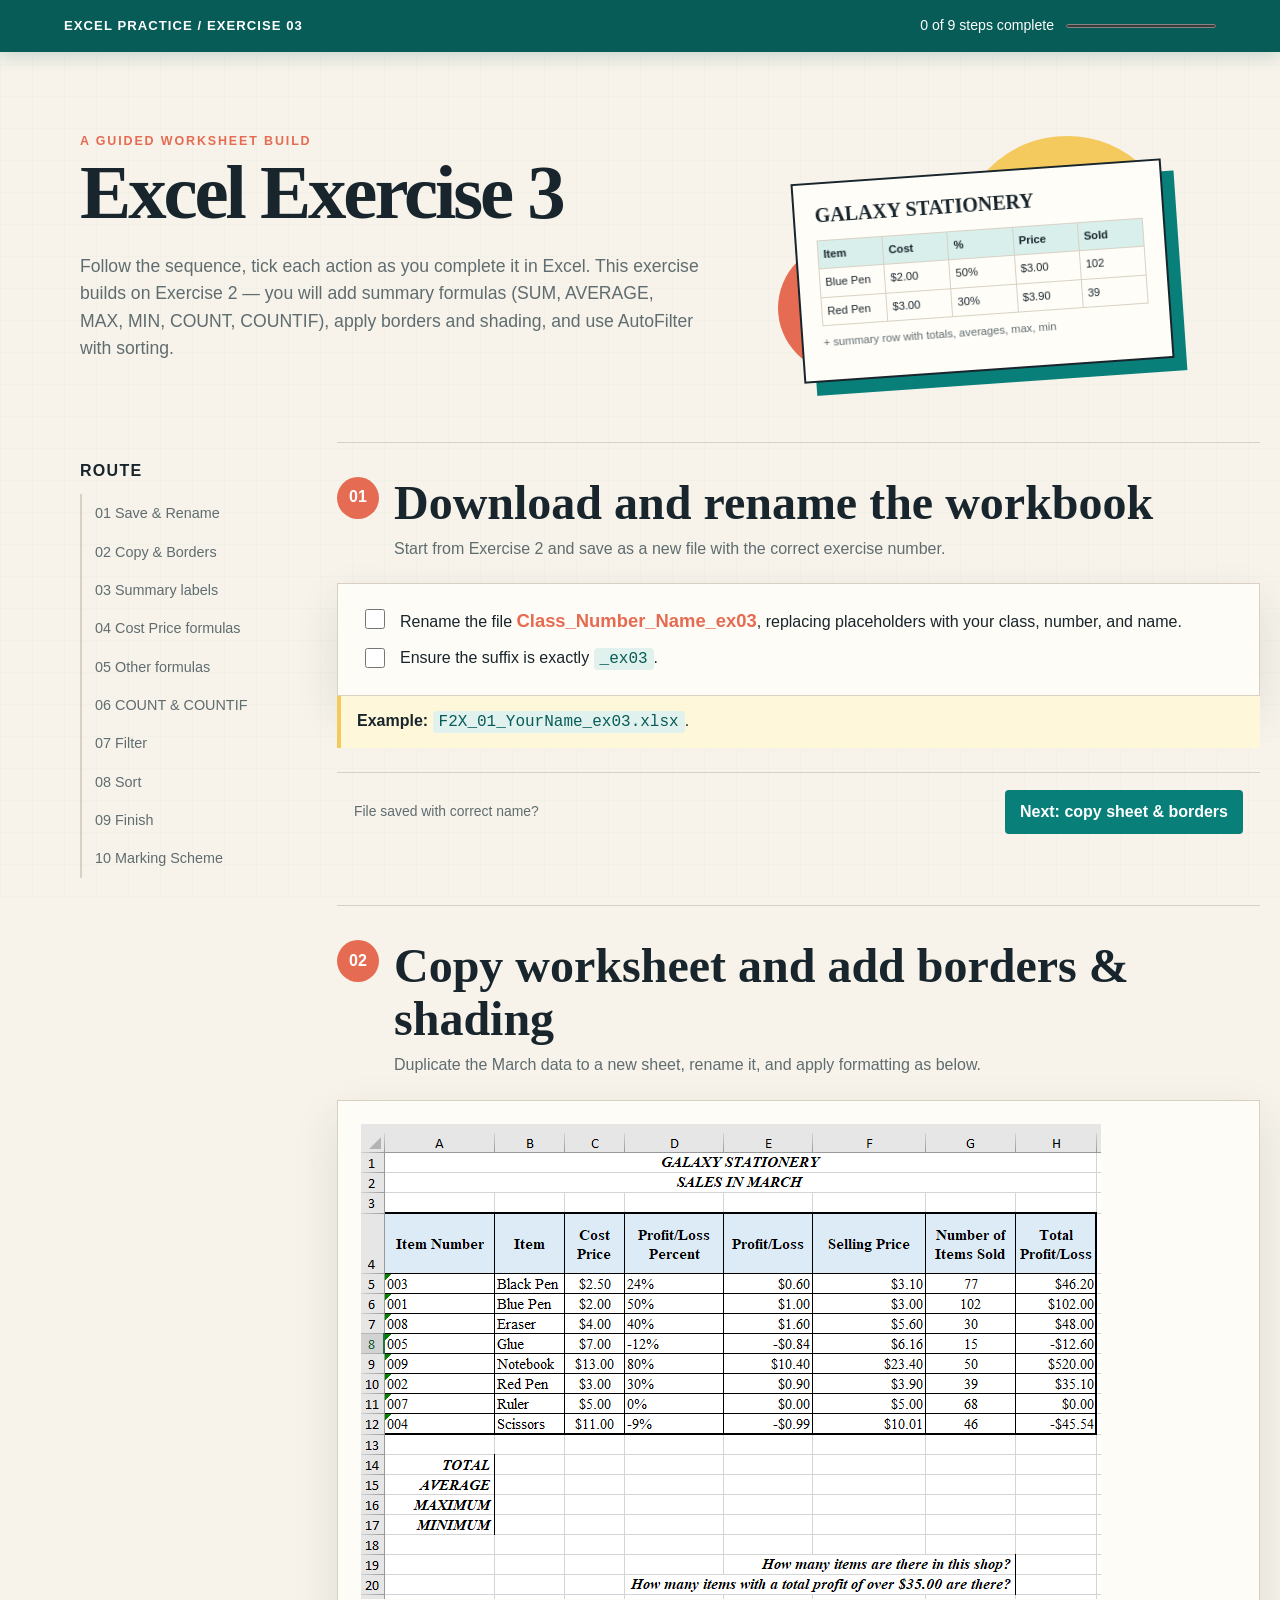
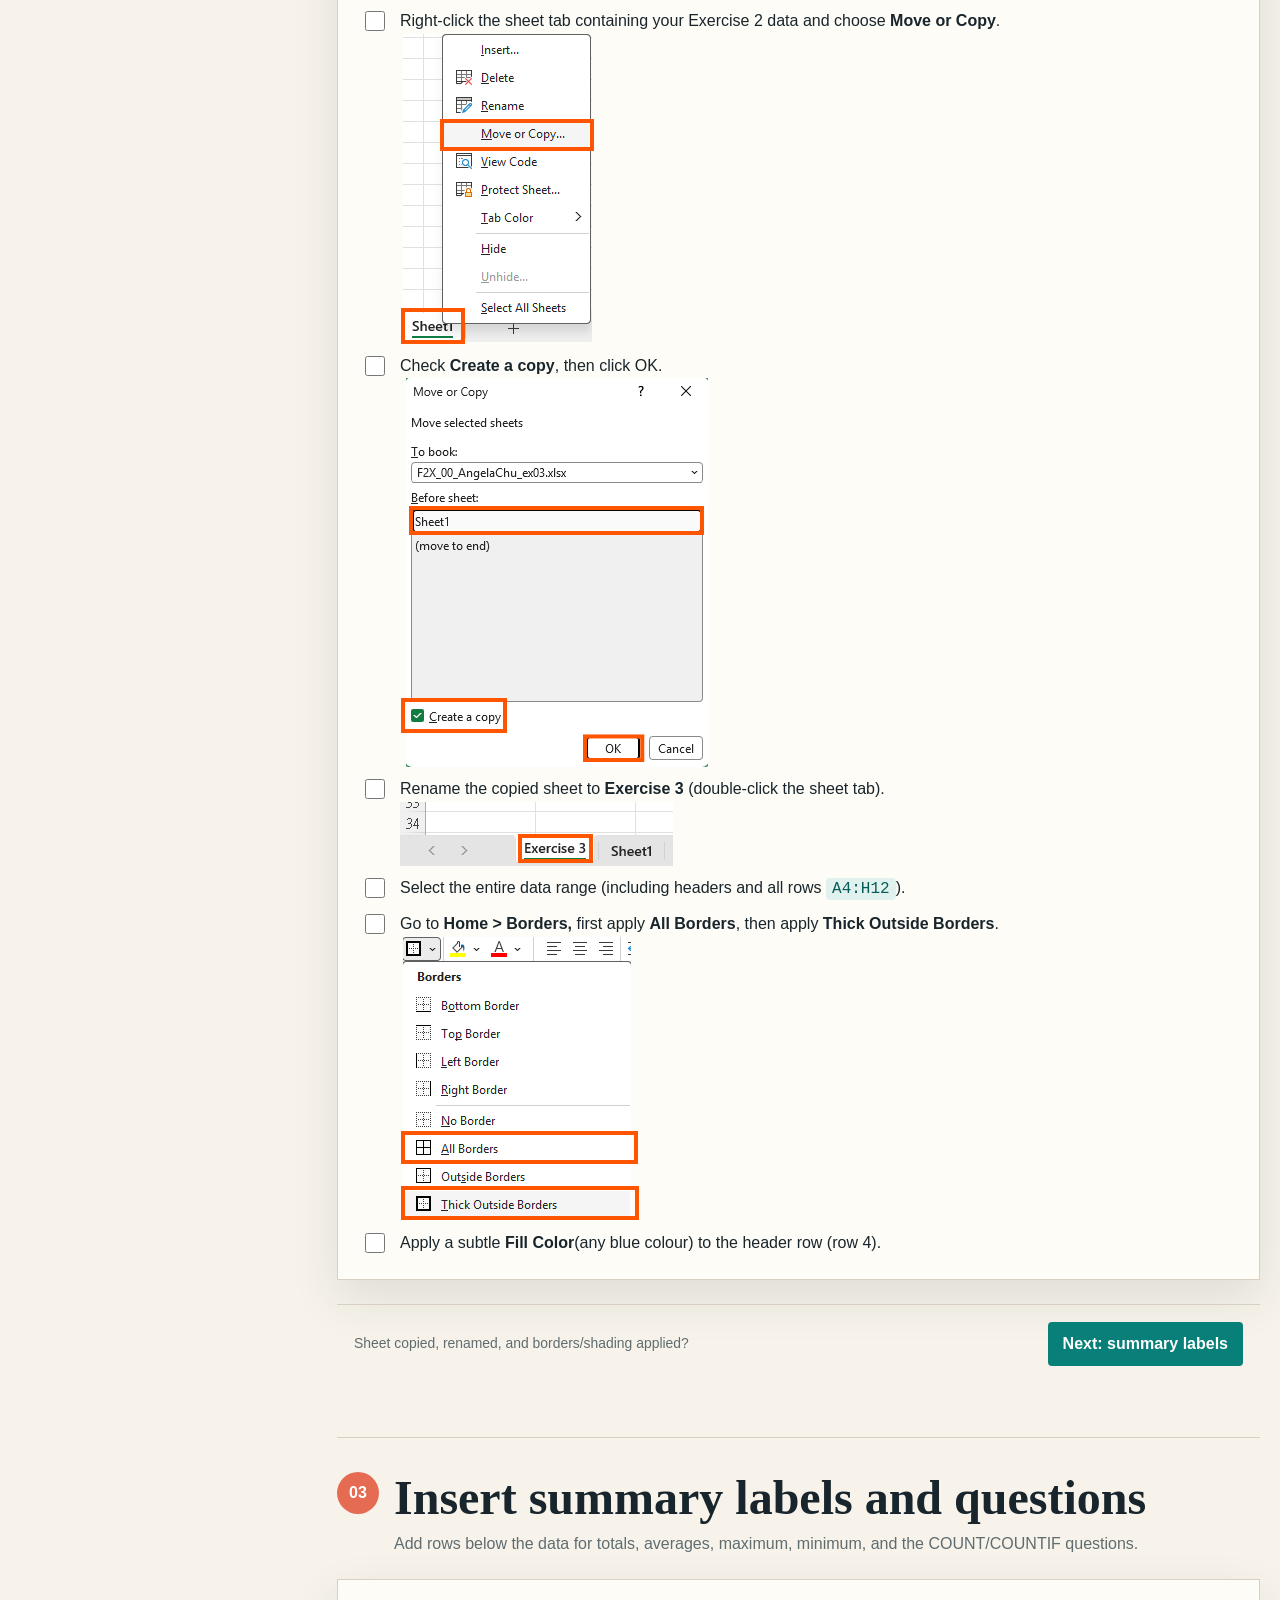
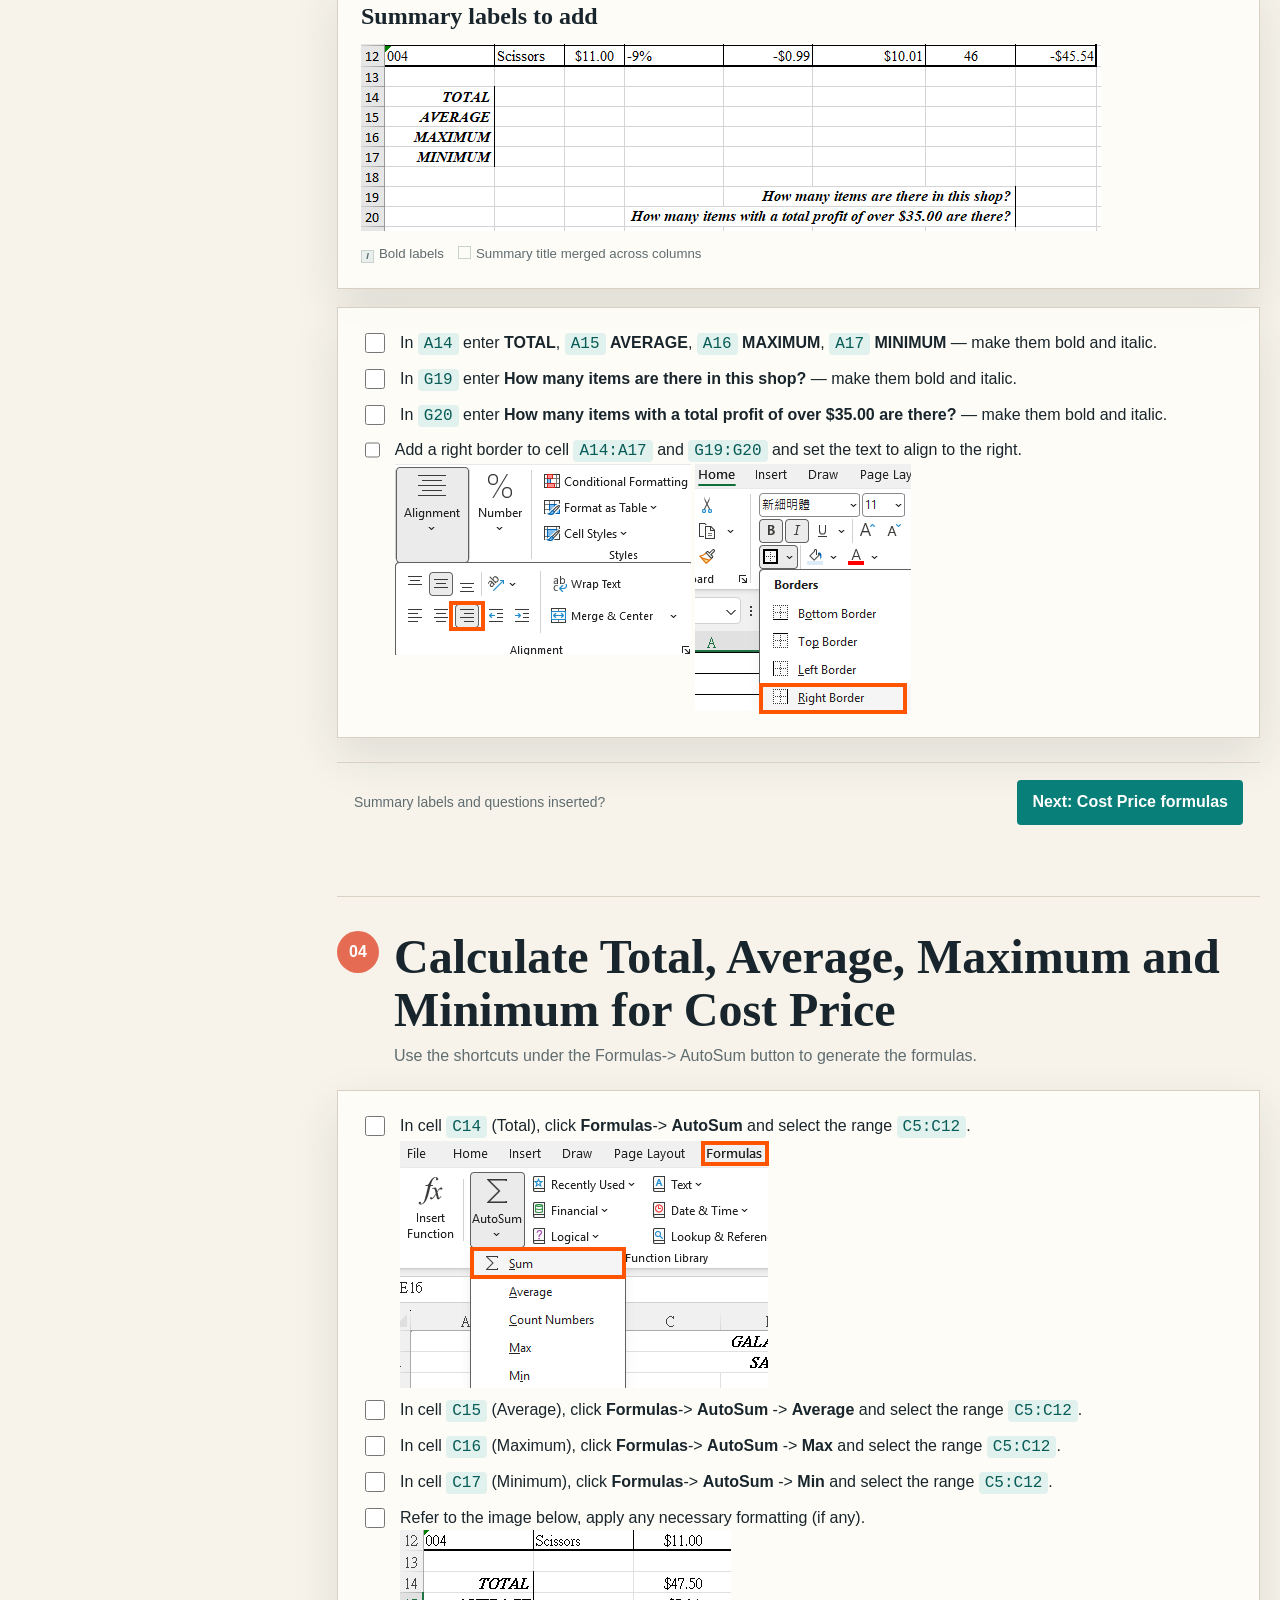
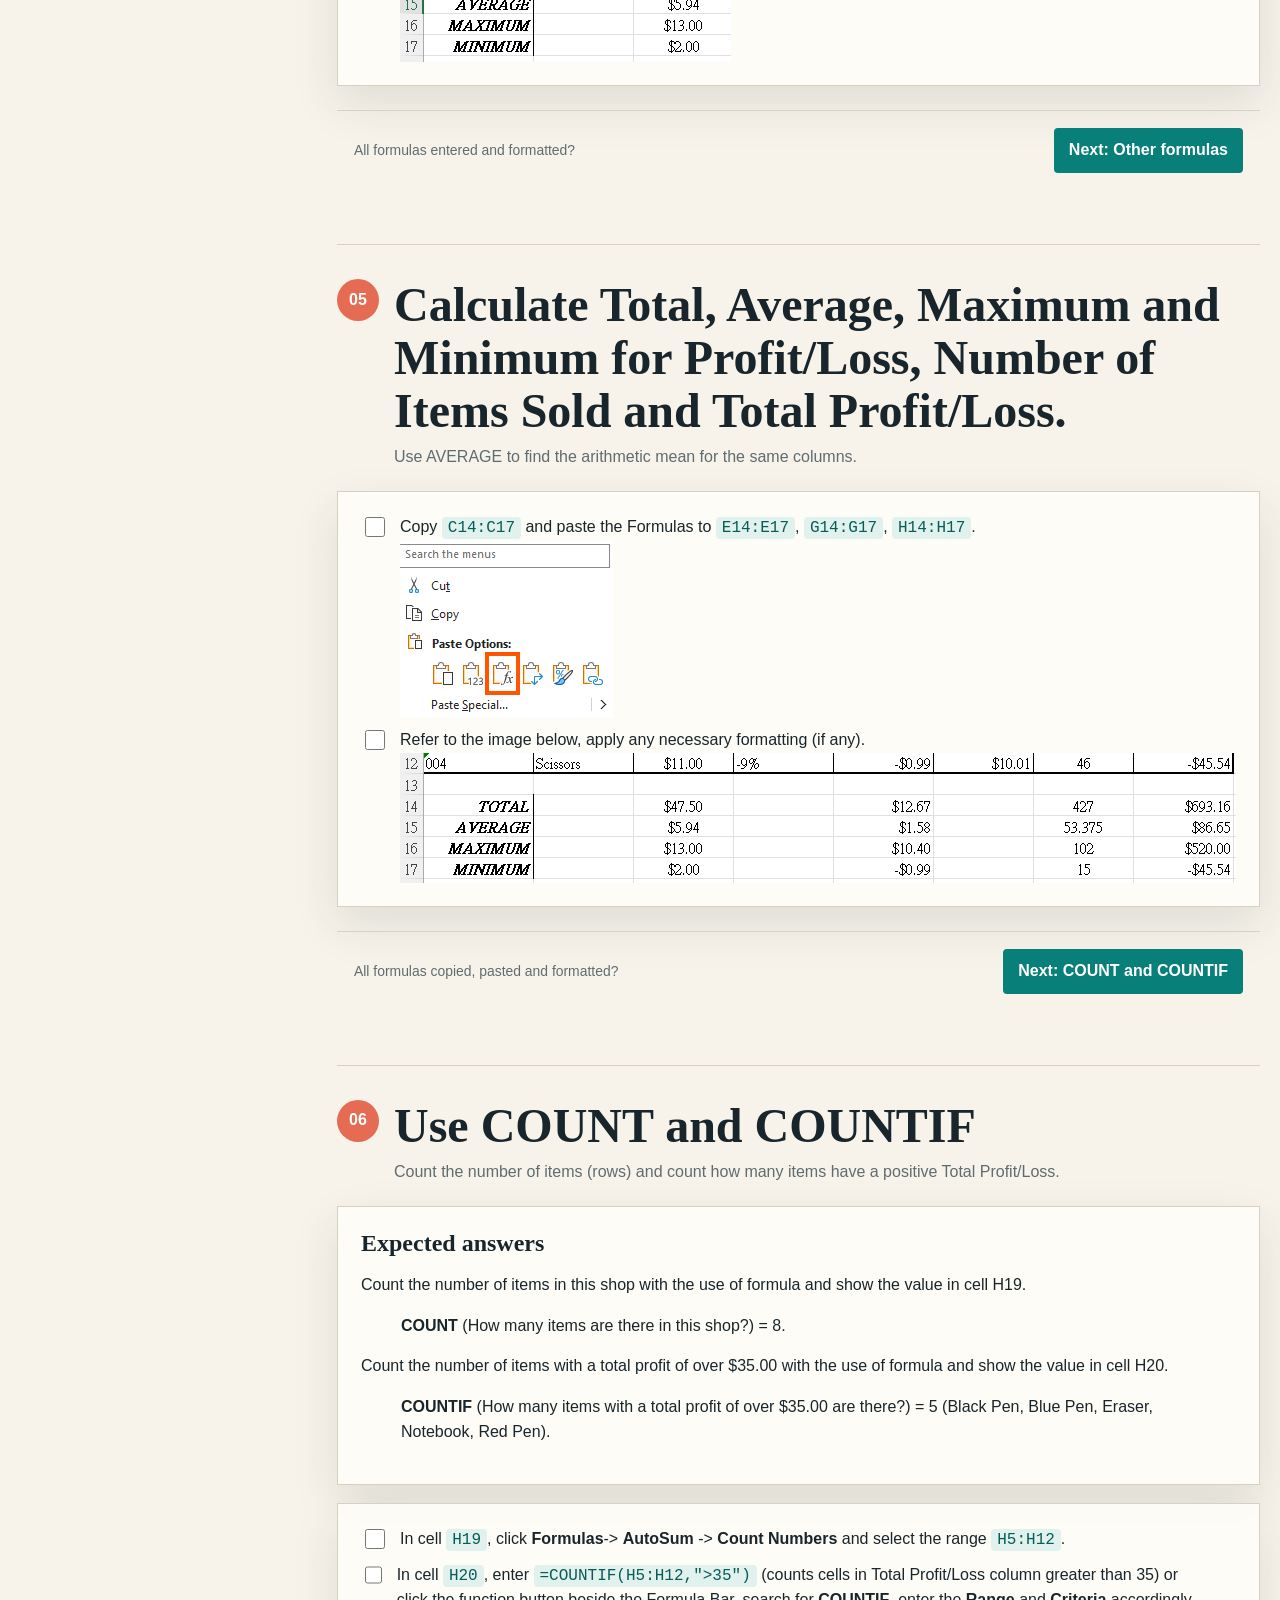
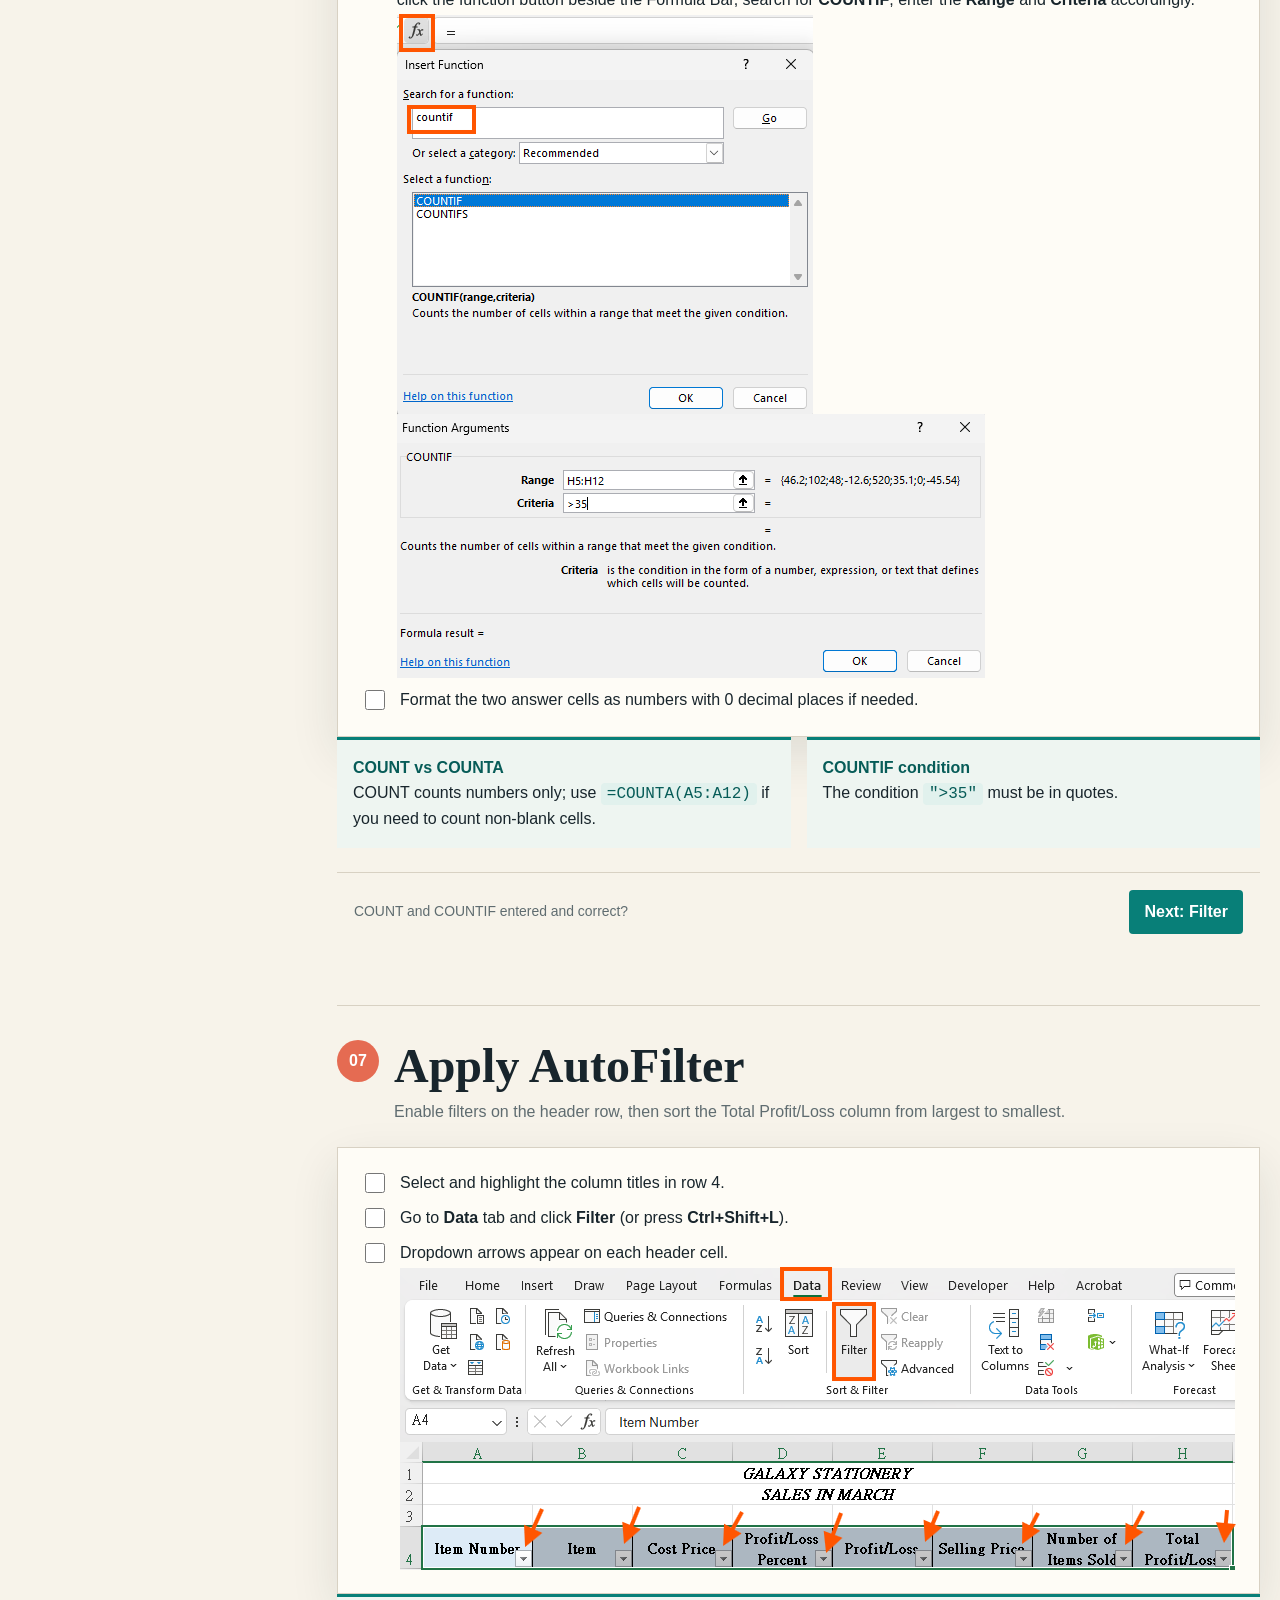
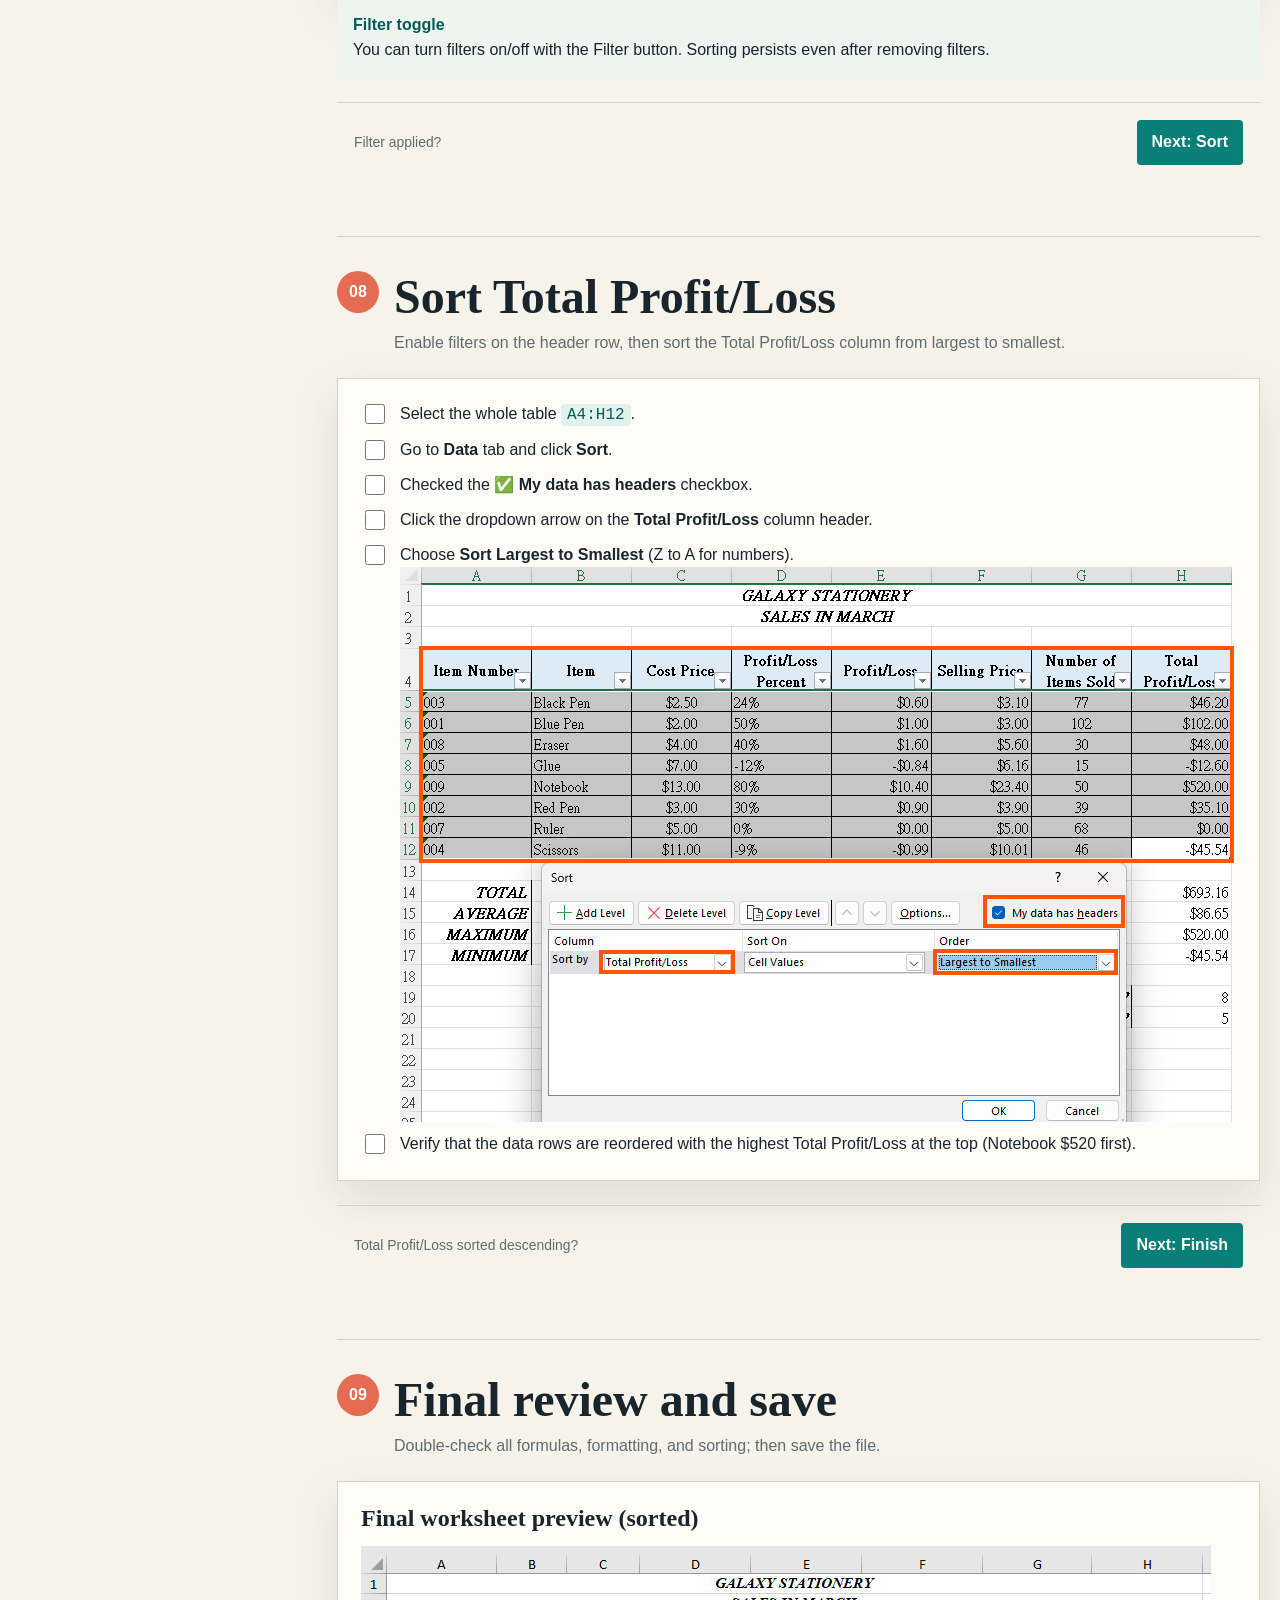
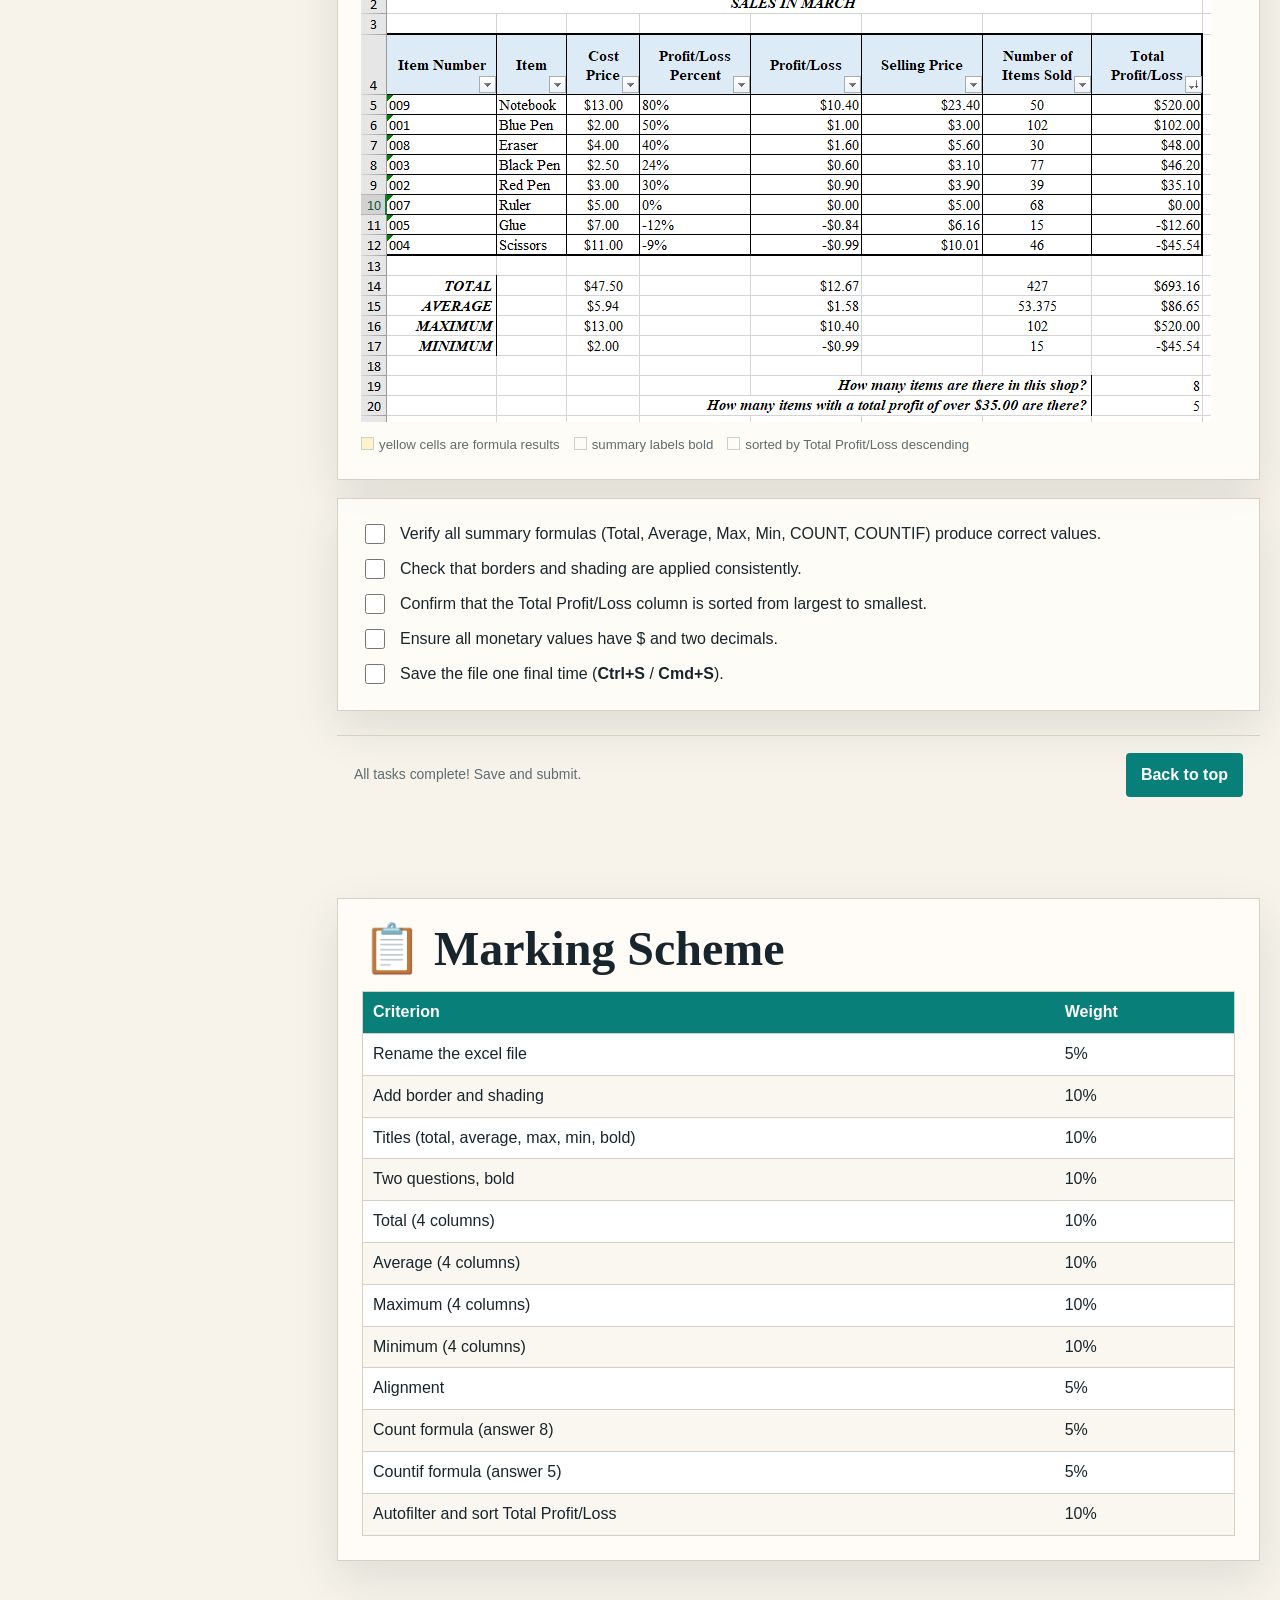
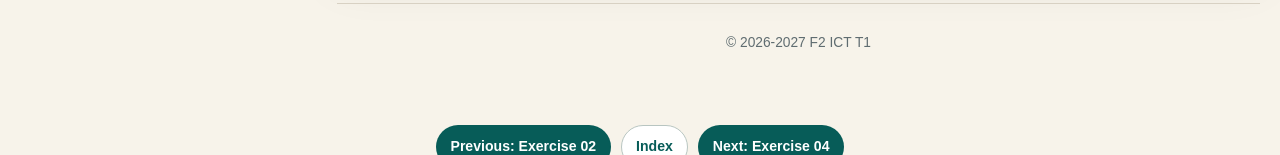
<file: excel-exercise-3-guide.html>
<!doctype html>
<html lang="en">
<head>
    <meta charset="utf-8">
    <meta name="viewport" content="width=device-width, initial-scale=1">
    <title>Excel Exercise 3 | Summary Formulas and Sorting</title>
    <style>
        :root {
            --ink: #18252c;
            --muted: #5f6c70;
            --paper: #f7f3ea;
            --panel: #fffdf8;
            --line: #d8d1c3;
            --teal: #087f78;
            --teal-dark: #075c58;
            --coral: #e56b52;
            --yellow: #f4c95d;
            --green: #27845d;
            --shadow: 0 18px 45px rgba(31, 45, 46, .11);
        }
        * {
            box-sizing: border-box;
        }
        html {
            scroll-behavior: smooth;
        }
        body {
            margin: 0;
            color: var(--ink);
            background: var(--paper);
            font-family: "Trebuchet MS", "Segoe UI", sans-serif;
            line-height: 1.55;
        }
        body::before {
            content: "";
            position: fixed;
            inset: 0;
            z-index: -1;
            opacity: .45;
            pointer-events: none;
            background-image: linear-gradient(rgba(8, 127, 120, .05) 1px, transparent 1px), linear-gradient(90deg, rgba(8, 127, 120, .05) 1px, transparent 1px);
            background-size: 32px 32px;
        }
        img {
            vertical-align: top;
        }
        .topbar {
            position: sticky;
            top: 0;
            z-index: 5;
            display: flex;
            justify-content: space-between;
            align-items: center;
            gap: 20px;
            padding: 15px clamp(18px, 5vw, 76px);
            color: #fff;
            background: var(--teal-dark);
            box-shadow: 0 4px 18px rgba(7, 92, 88, .2);
        }
        .brand {
            font-weight: 800;
            letter-spacing: .08em;
            font-size: .82rem;
            text-transform: uppercase;
        }
        .progress-wrap {
            display: flex;
            align-items: center;
            gap: 12px;
            font-size: .88rem;
        }
        progress {
            width: 150px;
            height: 8px;
            accent-color: var(--yellow);
        }
        .shell {
            width: min(1120px, calc(100% - 36px));
            margin: 0 auto;
        }
        .hero {
            display: grid;
            grid-template-columns: 1.15fr .85fr;
            gap: 42px;
            align-items: center;
            min-height: 390px;
            padding: 72px 0 54px;
        }
        .eyebrow {
            color: var(--coral);
            font-size: .78rem;
            font-weight: 800;
            letter-spacing: .15em;
            text-transform: uppercase;
        }
        h1,
        h2,
        h3 {
            font-family: Georgia, serif;
            line-height: 1.1;
            margin: 0 0 15px;
        }
        h1 {
            max-width: 650px;
            font-size: clamp(2.8rem, 6vw, 5.6rem);
            letter-spacing: -.04em;
        }
        h2 {
            font-size: clamp(2rem, 4vw, 3rem);
        }
        h3 {
            font-size: 1.5rem;
        }
        .hero p {
            max-width: 650px;
            color: var(--muted);
            font-size: 1.1rem;
        }
        .hero-art {
            position: relative;
            min-height: 260px;
        }
        .hero-art::before {
            content: "";
            position: absolute;
            width: 220px;
            height: 220px;
            right: 5%;
            top: 4%;
            border-radius: 50%;
            background: var(--yellow);
        }
        .hero-art::after {
            content: "";
            position: absolute;
            width: 130px;
            height: 130px;
            left: 8%;
            bottom: 5%;
            border-radius: 50%;
            background: var(--coral);
        }
        .sheet-mark {
            position: absolute;
            z-index: 1;
            inset: 45px 7% 15px 12%;
            padding: 20px;
            border: 2px solid var(--ink);
            background: var(--panel);
            box-shadow: 12px 13px 0 var(--teal);
            transform: rotate(-4deg);
        }
        .sheet-mark strong {
            display: block;
            margin-bottom: 13px;
            font: 700 1.25rem Georgia, serif;
        }
        .mini-grid {
            display: grid;
            grid-template-columns: repeat(5, 1fr);
            border-top: 1px solid var(--line);
            border-left: 1px solid var(--line);
        }
        .mini-grid span {
            min-height: 28px;
            padding: 5px;
            border-right: 1px solid var(--line);
            border-bottom: 1px solid var(--line);
            font-size: .7rem;
        }
        .mini-grid span:nth-child(-n+5) {
            background: #d9efeb;
            font-weight: bold;
        }
        .layout {
            display: grid;
            grid-template-columns: 215px 1fr;
            gap: 42px;
            align-items: start;
        }
        .toc {
            position: sticky;
            top: 76px;
            padding: 20px 0;
        }
        .toc h3 {
            font-size: 1rem;
            font-family: "Trebuchet MS", sans-serif;
            text-transform: uppercase;
            letter-spacing: .08em;
        }
        .toc a {
            display: block;
            padding: 8px 0 8px 13px;
            color: var(--muted);
            border-left: 2px solid var(--line);
            text-decoration: none;
            font-size: .9rem;
        }
        .toc a:hover,
        .toc a:focus {
            color: var(--teal);
            border-left-color: var(--teal);
        }
        .step {
            scroll-margin-top: 90px;
            padding: 34px 0 54px;
            border-top: 1px solid var(--line);
        }
        .step-heading {
            display: flex;
            align-items: flex-start;
            gap: 15px;
        }
        .step-number {
            display: grid;
            place-items: center;
            flex: 0 0 42px;
            width: 42px;
            height: 42px;
            color: #fff;
            background: var(--coral);
            border-radius: 50%;
            font-weight: 800;
        }
        .step-heading h2 {
            margin-bottom: 7px;
        }
        .step-lead {
            margin: 0 0 22px;
            color: var(--muted);
        }
        .card {
            padding: 23px;
            border: 1px solid var(--line);
            background: rgba(255, 253, 248, .88);
            box-shadow: var(--shadow);
        }
        .card+.card {
            margin-top: 18px;
        }
        .action-list {
            display: grid;
            gap: 10px;
            margin: 0;
            padding: 0;
            list-style: none;
        }
        label.check {
            display: flex;
            align-items: flex-start;
            gap: 12px;
            cursor: pointer;
        }
        label.check input {
            width: 20px;
            height: 20px;
            margin-top: 2px;
            accent-color: var(--teal);
        }
        label.check input:checked+span {
            color: var(--muted);
            text-decoration: line-through;
        }
        code,
        .formula {
            font-family: Consolas, monospace;
        }
        code {
            padding: 2px 6px;
            color: var(--teal-dark);
            background: #e1f1ed;
            border-radius: 4px;
        }
        .formula {
            display: inline-block;
            padding: 13px 17px;
            margin: 4px 0;
            color: #fff;
            background: var(--teal-dark);
            border-radius: 5px;
            font-size: 1.07rem;
        }
        .note {
            border-left: 4px solid var(--yellow);
            padding: 13px 16px;
            background: #fff7d9;
        }
        .filename {
            font-size: 1.15rem;
            font-weight: 800;
            color: var(--coral);
        }
        .data-table,
        .workbook {
            width: 100%;
            border-collapse: collapse;
        }
        .data-table {
            font-size: .86rem;
        }
        .data-table th,
        .data-table td {
            padding: 8px 7px;
            text-align: left;
            border: 1px solid var(--line);
        }
        .data-table th {
            color: #fff;
            background: var(--teal);
        }
        .data-table td:nth-child(2),
        .data-table td:nth-child(3),
        .data-table td:nth-child(4) {
            text-align: right;
        }
        .data-table td:nth-child(3) {
            color: var(--teal-dark);
        }
        .workbook-wrap {
            overflow-x: auto;
            margin-top: 18px;
            border: 1px solid #aeb9b5;
            box-shadow: var(--shadow);
        }
        .workbook {
            min-width: 790px;
            table-layout: fixed;
            font-family: Calibri, Arial, sans-serif;
            font-size: .78rem;
            background: #fff;
        }
        .workbook th,
        .workbook td {
            height: 31px;
            padding: 5px 6px;
            border: 1px solid #c9d2cf;
        }
        .workbook thead th {
            color: #586c6a;
            background: #e8efec;
            text-align: center;
            font-weight: 400;
        }
        .workbook .corner {
            width: 37px;
        }
        .workbook .rowhead {
            width: 37px;
            color: #586c6a;
            background: #e8efec;
            text-align: center;
            font-weight: 400;
        }
        .workbook .title {
            font-weight: 700;
            text-align: center;
            color: #163b38;
            background: #e1f1ed;
        }
        .workbook .header {
            text-align: center;
            font-weight: 700;
            background: #d3e8e3;
        }
        .workbook .currency {
            text-align: right;
        }
        .workbook .percent {
            color: var(--teal-dark);
        }
        .workbook .center {
            text-align: center;
        }
        .workbook .formula-cell {
            background: #fff4c9;
            color: #8c5e00;
        }
        .workbook .italic {
            font-style: italic;
        }
        .workbook .bold {
            font-weight: 700;
        }
        .workbook .border-demo {
            border: 2px solid var(--teal);
        }
        .legend {
            display: flex;
            flex-wrap: wrap;
            gap: 14px;
            margin-top: 13px;
            color: var(--muted);
            font-size: .83rem;
        }
        .legend span::before {
            content: "";
            display: inline-block;
            width: 11px;
            height: 11px;
            margin-right: 5px;
            border: 1px solid #c9d2cf;
            vertical-align: -1px;
        }
        .legend .formula-key::before {
            background: #fff4c9;
        }
        .legend .italic-key::before {
            background: #e8efec;
            font-style: italic;
            content: "I";
            text-align: center;
            line-height: 11px;
            font-size: 9px;
            font-weight: 700;
            color: #586c6a;
        }
        .toolbar {
            display: flex;
            flex-wrap: wrap;
            gap: 7px;
            padding: 12px;
            margin: 15px 0;
            border: 1px solid #bbc7c3;
            background: #f2f6f4;
        }
        .tool {
            padding: 7px 10px;
            color: #405654;
            border: 1px solid #b8c5c1;
            border-radius: 4px;
            background: #fff;
            font-size: .81rem;
        }
        .tool.primary {
            color: #fff;
            background: var(--teal);
            border-color: var(--teal);
        }
        .tool.accent {
            color: #6e5100;
            background: #ffe9a5;
            border-color: #e2bd4a;
        }
        .select-map {
            display: grid;
            grid-template-columns: repeat(3, minmax(115px, 1fr));
            gap: 10px;
            margin: 17px 0;
        }
        .range {
            padding: 14px;
            border: 2px solid var(--teal);
            background: #e1f1ed;
        }
        .range strong {
            display: block;
            color: var(--teal-dark);
            font-family: Consolas, monospace;
        }
        .range span {
            color: var(--muted);
            font-size: .8rem;
        }
        .tip-grid {
            display: grid;
            grid-template-columns: repeat(2, 1fr);
            gap: 16px;
        }
        .tip {
            padding: 16px;
            background: #eef5f1;
            border-top: 3px solid var(--teal);
        }
        .tip strong {
            display: block;
            color: var(--teal-dark);
        }
        .done {
            display: flex;
            justify-content: space-between;
            align-items: center;
            gap: 18px;
            margin-top: 24px;
            padding: 17px;
            border-top: 1px solid var(--line);
        }
        .done-status {
            color: var(--muted);
            font-size: .87rem;
        }
        .step-complete {
            border-color: var(--green) !important;
        }
        .next-button {
            padding: 10px 15px;
            border: 0;
            color: #fff;
            background: var(--teal);
            border-radius: 4px;
            cursor: pointer;
            font: inherit;
            font-weight: 700;
        }
        .next-button:hover {
            background: var(--teal-dark);
        }
        .validation-grid {
            display: grid;
            grid-template-columns: 1fr 1fr 1fr;
            gap: 12px;
            margin: 14px 0;
        }
        .validation-card {
            padding: 14px;
            border: 1px solid var(--line);
            background: #faf7f0;
            border-radius: 4px;
        }
        .validation-card h4 {
            margin: 0 0 6px;
            font-family: Georgia, serif;
            color: var(--teal-dark);
        }
        .validation-card p {
            margin: 4px 0;
            font-size: .88rem;
        }
        .validation-card code {
            font-size: .85rem;
        }
        .marking {
            width: 100%;
            border-collapse: collapse;
            border: 1px solid var(--line);
            background: #fff;
        }
        .marking th,
        .marking td {
            padding: 8px 10px;
            text-align: left;
            border-bottom: 1px solid var(--line);
        }
        .marking thead th {
            background: var(--teal);
            color: #fff;
        }
        .marking tbody tr:nth-child(even) {
            background: #faf7f0;
        }
        .section-block {
            margin-top: 30px;
            border: 1px solid var(--line);
            background: rgba(255, 253, 248, .92);
            padding: 24px;
            box-shadow: var(--shadow);
        }
        .section-block h2 {
            font-family: Georgia, serif;
        }
        footer {
            margin-top: 42px;
            padding: 28px 0 48px;
            color: var(--muted);
            border-top: 1px solid var(--line);
            font-size: .86rem;
            text-align: center;
        }
        .pager-nav {
            margin-top: 24px;
            display: flex;
            flex-wrap: wrap;
            justify-content: center;
            gap: 10px;
        }
        .pager-link {
            text-decoration: none;
            color: #fff;
            background: var(--teal-dark);
            padding: 10px 14px;
            border-radius: 999px;
            font-weight: 700;
            border: 1px solid rgba(7, 92, 88, .3);
            font-size: .88rem;
        }
        .pager-link.home {
            background: #fff;
            color: var(--teal-dark);
            border-color: #b8c5c1;
        }
        @media (max-width: 820px) {
            .hero {
                grid-template-columns: 1fr;
                padding-top: 46px;
            }
            .hero-art {
                min-height: 220px;
            }
            .layout {
                grid-template-columns: 1fr;
                gap: 0;
            }
            .toc {
                position: static;
                display: flex;
                overflow-x: auto;
                gap: 15px;
                padding: 0 0 20px;
            }
            .toc h3 {
                display: none;
            }
            .toc a {
                flex: 0 0 auto;
                border-left: 0;
                border-bottom: 2px solid var(--line);
            }
            .tip-grid,
            .select-map,
            .validation-grid {
                grid-template-columns: 1fr;
            }
            .done {
                align-items: flex-start;
                flex-direction: column;
            }
        }
        @media (max-width: 500px) {
            .topbar {
                align-items: flex-start;
                flex-direction: column;
                gap: 7px;
            }
            progress {
                width: 115px;
            }
            .hero-art {
                min-height: 195px;
            }
            .sheet-mark {
                inset: 26px 2% 12px 7%;
            }
            .card {
                padding: 17px;
            }
        }
    </style>
</head>
<body>
    <header class="topbar">
        <div class="brand">Excel practice / Exercise 03</div>
        <div class="progress-wrap"><span id="progressText">0 of 9 steps complete</span><progress id="progress" value="0" max="9"></progress></div>
    </header>

    <main class="shell">
        <section class="hero">
            <div>
                <div class="eyebrow">A guided worksheet build</div>
                <h1>Excel Exercise 3</h1>
                <p>Follow the sequence, tick each action as you complete it in Excel. This exercise builds on Exercise 2 — you will add summary formulas (SUM, AVERAGE, MAX, MIN, COUNT, COUNTIF), apply borders and shading, and use AutoFilter with sorting.</p>
            </div>
            <div class="hero-art" aria-hidden="true">
                <div class="sheet-mark">
                    <strong>GALAXY STATIONERY</strong>
                    <div class="mini-grid"><span>Item</span><span>Cost</span><span>%</span><span>Price</span><span>Sold</span><span>Blue Pen</span><span>$2.00</span><span>50%</span><span>$3.00</span><span>102</span><span>Red Pen</span><span>$3.00</span><span>30%</span><span>$3.90</span><span>39</span></div>
                    <div style="margin-top:8px;font-size:.7rem;color:var(--muted);">+ summary row with totals, averages, max, min</div>
                </div>
            </div>
        </section>

        <div class="layout">
            <nav class="toc" aria-label="Guide steps">
                <h3>Route</h3>
                <a href="#step-1">01 Save &amp; Rename</a>
                <a href="#step-2">02 Copy &amp; Borders</a>
                <a href="#step-3">03 Summary labels</a>
                <a href="#step-4">04 Cost Price formulas</a>
                <a href="#step-5">05 Other formulas</a>
                <a href="#step-6">06 COUNT &amp; COUNTIF</a>
                <a href="#step-7">07 Filter</a>
                <a href="#step-8">08 Sort</a>
                <a href="#step-9">09 Finish</a>
                <a href="#marking-scheme">10 Marking Scheme</a>
            </nav>

            <div>
                <!-- STEP 1 -->
                <section class="step" id="step-1">
                    <div class="step-heading"><span class="step-number">01</span><div><h2>Download and rename the workbook</h2><p class="step-lead">Start from Exercise 2 and save as a new file with the correct exercise number.</p></div></div>
                    <div class="card"><div class="action-list">
                        <label class="check"><input type="checkbox"><span>Rename the file <span class="filename">Class_Number_Name_ex03</span>, replacing placeholders with your class, number, and name.</span></label>
                        <label class="check"><input type="checkbox"><span>Ensure the suffix is exactly <code>_ex03</code>.</span></label>
                    </div></div>
                    <div class="note"><strong>Example:</strong> <code>F2X_01_YourName_ex03.xlsx</code>.</div>
                    <div class="done"><span class="done-status">File saved with correct name?</span><button class="next-button" data-next="step-2">Next: copy sheet &amp; borders</button></div>
                </section>

                <!-- STEP 2 -->
                <section class="step" id="step-2">
                    <div class="step-heading"><span class="step-number">02</span><div><h2>Copy worksheet and add borders &amp; shading</h2><p class="step-lead">Duplicate the March data to a new sheet, rename it, and apply formatting as below.</p></div></div>
                    <div class="card"><div class="action-list">
                        <img src="images/ex03_img05.png" alt="">
                        <label class="check"><input type="checkbox"><span>Right-click the sheet tab containing your Exercise 2 data and choose <strong>Move or Copy</strong>.<br><img src="images/ex03_img01.png" alt=""></span></label>
                        <label class="check"><input type="checkbox"><span>Check <strong>Create a copy</strong>, then click OK.<br><img src="images/ex03_img02.png" alt=""></span></label>
                        <label class="check"><input type="checkbox"><span>Rename the copied sheet to <strong>Exercise 3</strong> (double-click the sheet tab).<br><img src="images/ex03_img03.png" alt=""></span></label>
                        <label class="check"><input type="checkbox"><span>Select the entire data range (including headers and all rows <code>A4:H12</code>).</span></label>
                        <label class="check"><input type="checkbox"><span>Go to <strong>Home &gt; Borders,</strong> first apply <strong>All Borders</strong>, then apply <strong>Thick Outside Borders</strong>.<br><img src="images/ex03_img04.png" alt=""></span></label>
                        <label class="check"><input type="checkbox"><span>Apply a subtle <strong>Fill Color</strong>(any blue colour) to the header row (row 4).</span></label>
                    </div></div>
                    <div class="done"><span class="done-status">Sheet copied, renamed, and borders/shading applied?</span><button class="next-button" data-next="step-3">Next: summary labels</button></div>
                </section>

                <!-- STEP 3 -->
                <section class="step" id="step-3">
                    <div class="step-heading"><span class="step-number">03</span><div><h2>Insert summary labels and questions</h2><p class="step-lead">Add rows below the data for totals, averages, maximum, minimum, and the COUNT/COUNTIF questions.</p></div></div>
                    <div class="card">
                        <h3>Summary labels to add</h3>
                        <img src="images/ex03_img07.png" alt="">
                        <div class="legend"><span class="italic-key">Bold labels</span><span>Summary title merged across columns</span></div>
                    </div>
                    <div class="card"><div class="action-list">
                        <label class="check"><input type="checkbox"><span>In <code>A14</code> enter <strong>TOTAL</strong>, <code>A15</code> <strong>AVERAGE</strong>, <code>A16</code> <strong>MAXIMUM</strong>, <code>A17</code> <strong>MINIMUM</strong> — make them bold and italic.</span></label>
                        <label class="check"><input type="checkbox"><span>In <code>G19</code> enter <strong>How many items are there in this shop?</strong> — make them bold and italic.</span></label>
                        <label class="check"><input type="checkbox"><span>In <code>G20</code> enter <strong>How many items with a total profit of over $35.00 are there?</strong> — make them bold and italic.</span></label>
                        <label class="check"><input type="checkbox"><span>Add a right border to cell <code>A14:A17</code> and <code>G19:G20</code> and set the text to align to the right.<img src="images/ex03_img06.png" alt="">  <img src="images/ex03_img08.png" alt=""></span></label>
                    </div></div>
                    <div class="done"><span class="done-status">Summary labels and questions inserted?</span><button class="next-button" data-next="step-4">Next: Cost Price formulas</button></div>
                </section>

                <!-- STEP 4 -->
                <section class="step" id="step-4">
                    <div class="step-heading"><span class="step-number">04</span><div><h2>Calculate Total, Average, Maximum and Minimum for Cost Price</h2><p class="step-lead">Use the shortcuts under the Formulas-> AutoSum button to generate the formulas.</p></div></div>
                    <div class="card"><div class="action-list">
                        <label class="check"><input type="checkbox"><span>In cell <code>C14</code> (Total), click <strong>Formulas</strong>-> <strong>AutoSum</strong> and select the range <code>C5:C12</code>.<br><img src="images/ex03_img09.png" alt=""></span></label>
                        <label class="check"><input type="checkbox"><span>In cell <code>C15</code> (Average), click <strong>Formulas</strong>-> <strong>AutoSum</strong> -> <strong>Average</strong> and select the range <code>C5:C12</code>.</span></label>
                        <label class="check"><input type="checkbox"><span>In cell <code>C16</code> (Maximum), click <strong>Formulas</strong>-> <strong>AutoSum</strong> -> <strong>Max</strong> and select the range <code>C5:C12</code>.</span></label>
                        <label class="check"><input type="checkbox"><span>In cell <code>C17</code> (Minimum), click <strong>Formulas</strong>-> <strong>AutoSum</strong> -> <strong>Min</strong> and select the range <code>C5:C12</code>.</span></label>
                        <label class="check"><input type="checkbox"><span>Refer to the image below, apply any necessary formatting (if any).<br><img src="images/ex03_img11.png" alt=""></span></label>
                    </div></div>
                    <div class="done"><span class="done-status">All formulas entered and formatted?</span><button class="next-button" data-next="step-5">Next: Other formulas</button></div>
                </section>

                <!-- STEP 5 -->
                <section class="step" id="step-5">
                    <div class="step-heading"><span class="step-number">05</span><div><h2>Calculate Total, Average, Maximum and Minimum for Profit/Loss, Number of Items Sold and Total Profit/Loss.</h2><p class="step-lead">Use AVERAGE to find the arithmetic mean for the same columns.</p></div></div>
                    <div class="card"><div class="action-list">
                        <label class="check"><input type="checkbox"><span>Copy <code>C14:C17</code> and paste the Formulas to <code>E14:E17</code>, <code>G14:G17</code>, <code>H14:H17</code>.<br><img src="images/ex03_img12.png" alt=""></span></label>
                        <label class="check"><input type="checkbox"><span>Refer to the image below, apply any necessary formatting (if any).<br><img src="images/ex03_img13.png" alt=""></span></label>
                    </div></div>
                    <div class="done"><span class="done-status">All formulas copied, pasted and formatted?</span><button class="next-button" data-next="step-6">Next: COUNT and COUNTIF</button></div>
                </section>

                <!-- STEP 6 -->
                <section class="step" id="step-6">
                    <div class="step-heading"><span class="step-number">06</span><div><h2>Use COUNT and COUNTIF</h2><p class="step-lead">Count the number of items (rows) and count how many items have a positive Total Profit/Loss.</p></div></div>
                    <div class="card">
                        <h3>Expected answers</h3>
                        <p>Count the number of items in this shop with the use of formula and show the value in cell H19.</p>
                        <blockquote><p><strong>COUNT</strong> (How many items are there in this shop?) = 8.<br></blockquote>
                        <p>Count the number of items with a total profit of over $35.00 with the use of formula and show the value in cell H20.</p>
                        <blockquote><strong>COUNTIF</strong> (How many items with a total profit of over $35.00 are there?) = 5 (Black Pen, Blue Pen, Eraser, Notebook, Red Pen).</p></blockquote>
                    </div>
                    <div class="card"><div class="action-list">
                        <label class="check"><input type="checkbox"><span>In cell <code>H19</code>, click <strong>Formulas</strong>-> <strong>AutoSum</strong> -> <strong>Count Numbers</strong> and select the range <code>H5:H12</code>.</span></label>
                        <label class="check"><input type="checkbox"><span>In cell <code>H20</code>, enter <code onmousedown='return false;' onselectstart='return false;'>=COUNTIF(H5:H12,">35")</code> (counts cells in Total Profit/Loss column greater than 35) or<br> click the function button beside the Formula Bar, search for <strong>COUNTIF</strong>, enter the <strong>Range</strong> and <strong>Criteria</strong> accordingly.<br><img src="images/ex03_img14.png" alt="">  <img src="images/ex03_img15.png" alt=""></span></label>
                        <label class="check"><input type="checkbox"><span>Format the two answer cells as numbers with 0 decimal places if needed.</span></label>
                    </div></div>
                    <div class="tip-grid">
                        <div class="tip"><strong>COUNT vs COUNTA</strong><span>COUNT counts numbers only; use <code onmousedown='return false;' onselectstart='return false;'>=COUNTA(A5:A12)</code> if you need to count non-blank cells.</span></div>
                        <div class="tip"><strong>COUNTIF condition</strong><span>The condition <code>">35"</code> must be in quotes. </span></div>
                    </div>
                    <div class="done"><span class="done-status">COUNT and COUNTIF entered and correct?</span><button class="next-button" data-next="step-8">Next: Filter</button></div>
                </section>

                <!-- STEP 7 -->
                <section class="step" id="step-7">
                    <div class="step-heading"><span class="step-number">07</span><div><h2>Apply AutoFilter</h2><p class="step-lead">Enable filters on the header row, then sort the Total Profit/Loss column from largest to smallest.</p></div></div>
                    <div class="card"><div class="action-list">
                        <label class="check"><input type="checkbox"><span>Select and highlight the column titles in row 4.</span></label>
                        <label class="check"><input type="checkbox"><span>Go to <strong>Data</strong> tab and click <strong>Filter</strong> (or press <strong>Ctrl+Shift+L</strong>).</span></label>
                        <label class="check"><input type="checkbox"><span>Dropdown arrows appear on each header cell.<br><img src="images/ex03_img17.png" alt=""></span></label>
                    </div></div>
                    <div class="tip-grid" style="grid-template-columns: repeat(1, 1fr);">
                        <div class="tip"><strong>Filter toggle</strong><span>You can turn filters on/off with the Filter button. Sorting persists even after removing filters.</span></div>
                    </div>
                    <div class="done"><span class="done-status">Filter applied?</span><button class="next-button" data-next="step-9">Next: Sort</button></div>
                </section>

                <!-- STEP 8 -->
                <section class="step" id="step-8">
                    <div class="step-heading"><span class="step-number">08</span><div><h2>Sort Total Profit/Loss</h2><p class="step-lead">Enable filters on the header row, then sort the Total Profit/Loss column from largest to smallest.</p></div></div>
                    <div class="card"><div class="action-list">
                        <label class="check"><input type="checkbox"><span>Select the whole table <code>A4:H12</code>.</span></label>
                        <label class="check"><input type="checkbox"><span>Go to <strong>Data</strong> tab and click <strong>Sort</strong>.</span></label>
                        <label class="check"><input type="checkbox"><span>Checked the <strong>✅ My data has headers</strong> checkbox.</span></label>
                        <label class="check"><input type="checkbox"><span>Click the dropdown arrow on the <strong>Total Profit/Loss</strong> column header.</span></label>
                        <label class="check"><input type="checkbox"><span>Choose <strong>Sort Largest to Smallest</strong> (Z to A for numbers).<br><img src="images/ex03_img18.png" alt=""></span></label>
                        <label class="check"><input type="checkbox"><span>Verify that the data rows are reordered with the highest Total Profit/Loss at the top (Notebook $520 first).</span></label>
                    </div></div>
                    <div class="done"><span class="done-status">Total Profit/Loss sorted descending?</span><button class="next-button" data-next="step-9">Next: Finish</button></div>
                </section>

                <!-- STEP 9 -->
                <section class="step" id="step-9">
                    <div class="step-heading"><span class="step-number">09</span><div><h2>Final review and save</h2><p class="step-lead">Double-check all formulas, formatting, and sorting; then save the file.</p></div></div>
                    <div class="card">
                        <h3>Final worksheet preview (sorted)</h3>
                        <img src="images/ex03_img10.png" alt=""></img>
                        <div class="legend"><span class="formula-key">yellow cells are formula results</span><span>summary labels bold</span><span>sorted by Total Profit/Loss descending</span></div>
                    </div>
                    <div class="card"><div class="action-list">
                        <label class="check"><input type="checkbox"><span>Verify all summary formulas (Total, Average, Max, Min, COUNT, COUNTIF) produce correct values.</span></label>
                        <label class="check"><input type="checkbox"><span>Check that borders and shading are applied consistently.</span></label>
                        <label class="check"><input type="checkbox"><span>Confirm that the Total Profit/Loss column is sorted from largest to smallest.</span></label>
                        <label class="check"><input type="checkbox"><span>Ensure all monetary values have $ and two decimals.</span></label>
                        <label class="check"><input type="checkbox"><span>Save the file one final time (<strong>Ctrl+S</strong> / <strong>Cmd+S</strong>).</span></label>
                    </div></div>
                    <div class="done"><span class="done-status">All tasks complete! Save and submit.</span><button class="next-button" data-next="top">Back to top</button></div>
                </section>

                <!-- MARKING SCHEME -->
                <section class="section-block" id="marking-scheme">
                    <h2>📋 Marking Scheme</h2>
                    <table class="marking">
                        <thead><tr><th>Criterion</th><th>Weight</th></tr></thead>
                        <tbody>
                            <tr><td>Rename the excel file</td><td>5%</td></tr>
                            <tr><td>Add border and shading</td><td>10%</td></tr>
                            <tr><td>Titles (total, average, max, min, bold)</td><td>10%</td></tr>
                            <tr><td>Two questions, bold</td><td>10%</td></tr>
                            <tr><td>Total (4 columns)</td><td>10%</td></tr>
                            <tr><td>Average (4 columns)</td><td>10%</td></tr>
                            <tr><td>Maximum (4 columns)</td><td>10%</td></tr>
                            <tr><td>Minimum (4 columns)</td><td>10%</td></tr>
                            <tr><td>Alignment</td><td>5%</td></tr>
                            <tr><td>Count formula (answer 8)</td><td>5%</td></tr>
                            <tr><td>Countif formula (answer 5)</td><td>5%</td></tr>
                            <tr><td>Autofilter and sort Total Profit/Loss</td><td>10%</td></tr>
                        </tbody>
                    </table>
                </section>

                <footer>&copy; 2026-2027 F2 ICT T1</footer>
            </div>
        </div>

        <nav class="pager-nav" aria-label="Page navigation">
            <a class="pager-link" href="excel-exercise-2-guide.html">Previous: Exercise 02</a>
            <a class="pager-link home" href="index.html">Index</a>
            <a class="pager-link" href="excel-exercise-4-guide.html">Next: Exercise 04</a>
        </nav>
    </main>

    <script>
        const steps = [...document.querySelectorAll('.step')];
        const checks = [...document.querySelectorAll('input[type="checkbox"]')];
        const progress = document.querySelector('#progress');
        const progressText = document.querySelector('#progressText');

        function updateProgress() {
            const complete = steps.filter(step => [...step.querySelectorAll('input[type="checkbox"]')].every(input => input.checked)).length;
            progress.value = complete;
            progressText.textContent = `${complete} of ${steps.length} steps complete`;
            steps.forEach(step => step.classList.toggle('step-complete', [...step.querySelectorAll('input[type="checkbox"]')].length > 0 && [...step.querySelectorAll('input[type="checkbox"]')].every(input => input.checked)));
            localStorage.setItem('excelGuideChecks_ex03', JSON.stringify(checks.map(input => input.checked)));
        }

        const saved = JSON.parse(localStorage.getItem('excelGuideChecks_ex03') || '[]');
        checks.forEach((input, index) => { input.checked = saved[index] === true; input.addEventListener('change', updateProgress); });
        updateProgress();

        document.querySelectorAll('.next-button').forEach(button => {
            button.addEventListener('click', () => {
                const target = button.dataset.next === 'top' ? document.querySelector('.shell') : document.querySelector(`#${button.dataset.next}`);
                target.scrollIntoView({ behavior: 'smooth', block: 'start' });
            });
        });
    </script>
</body>
</html>
</file>
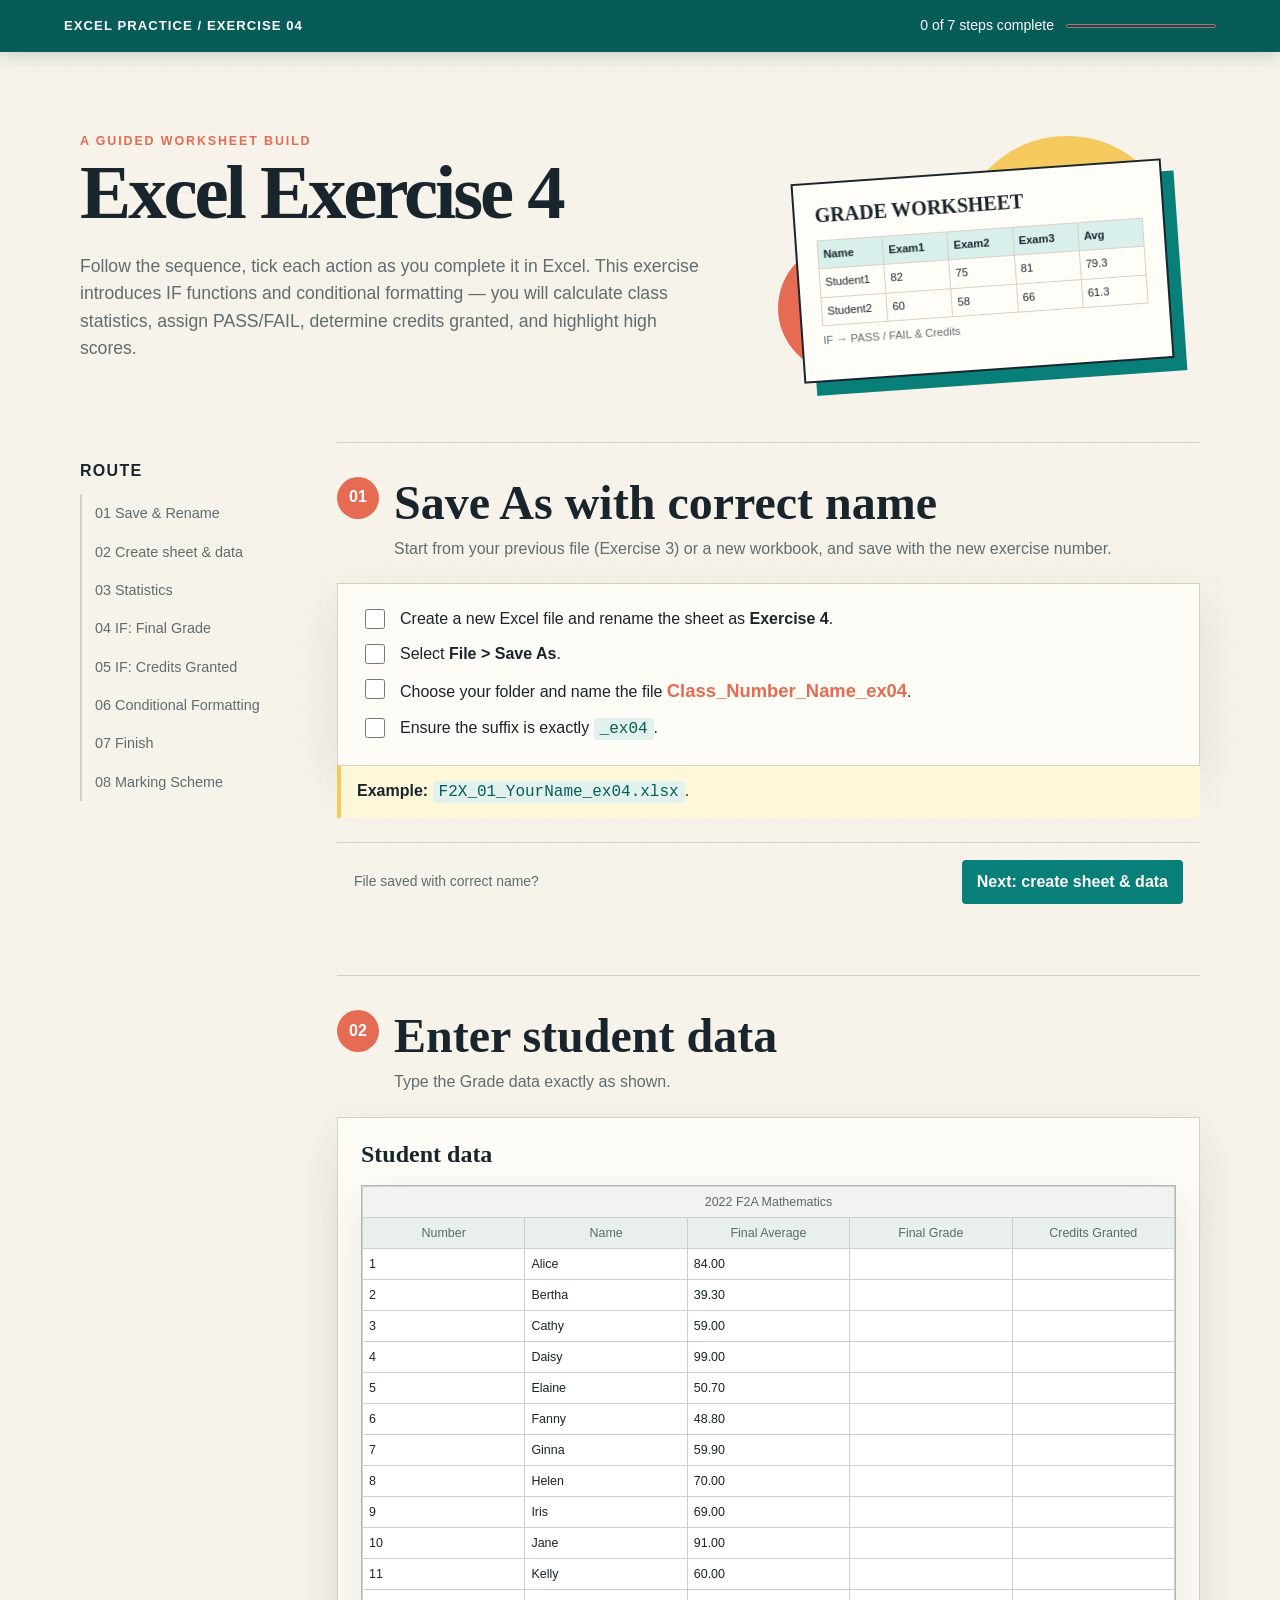
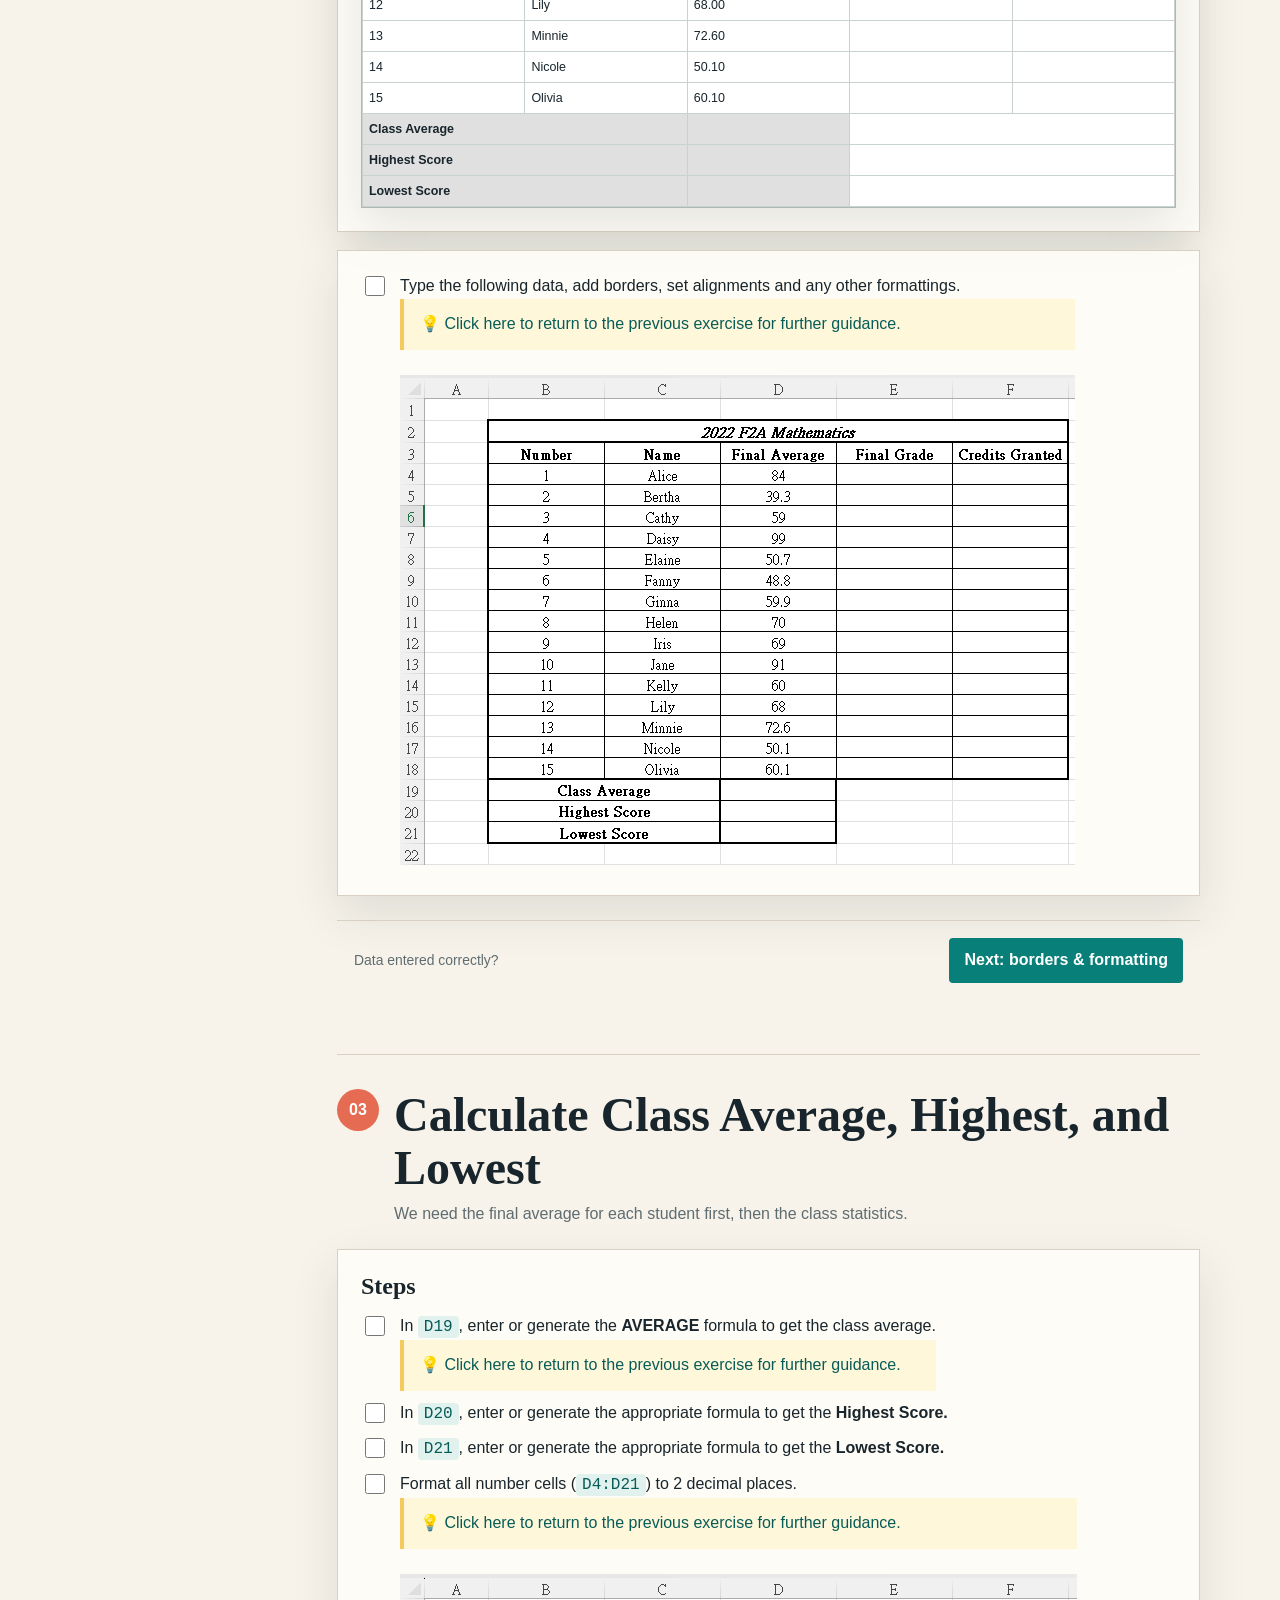
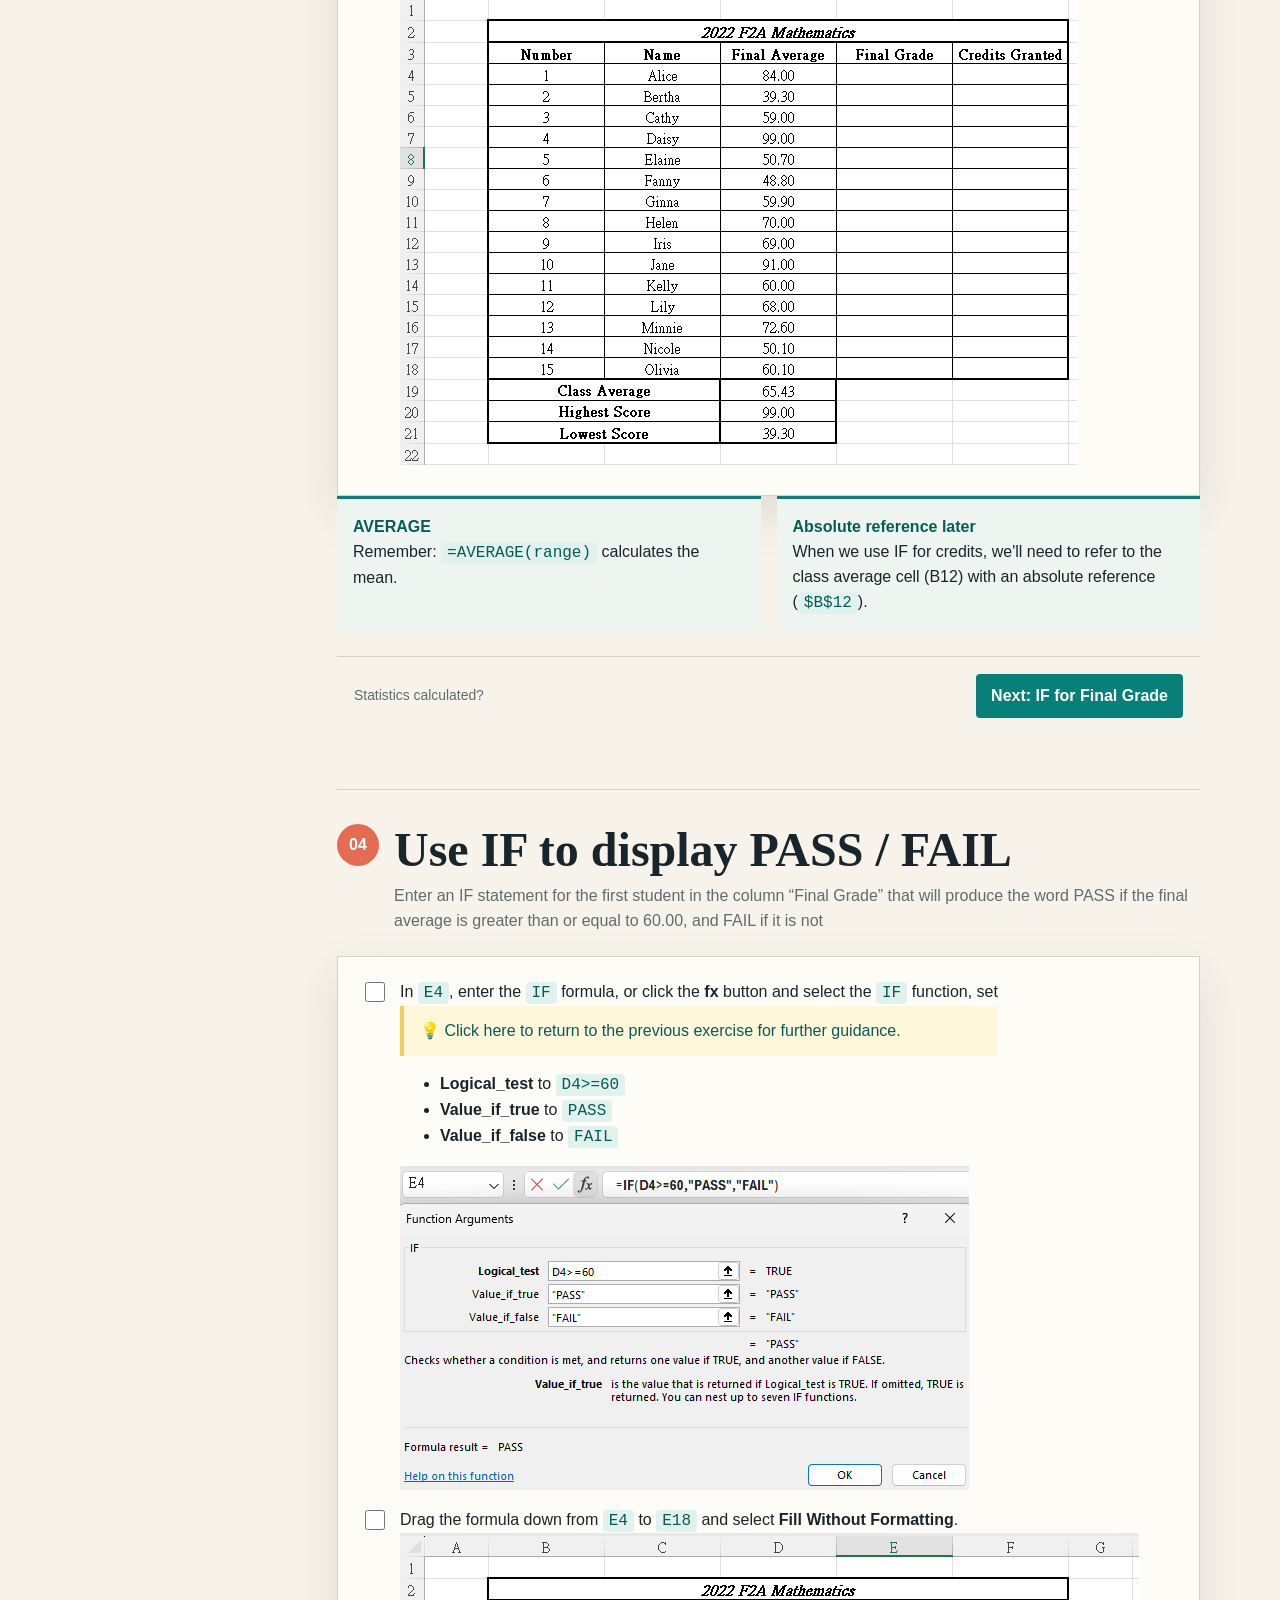
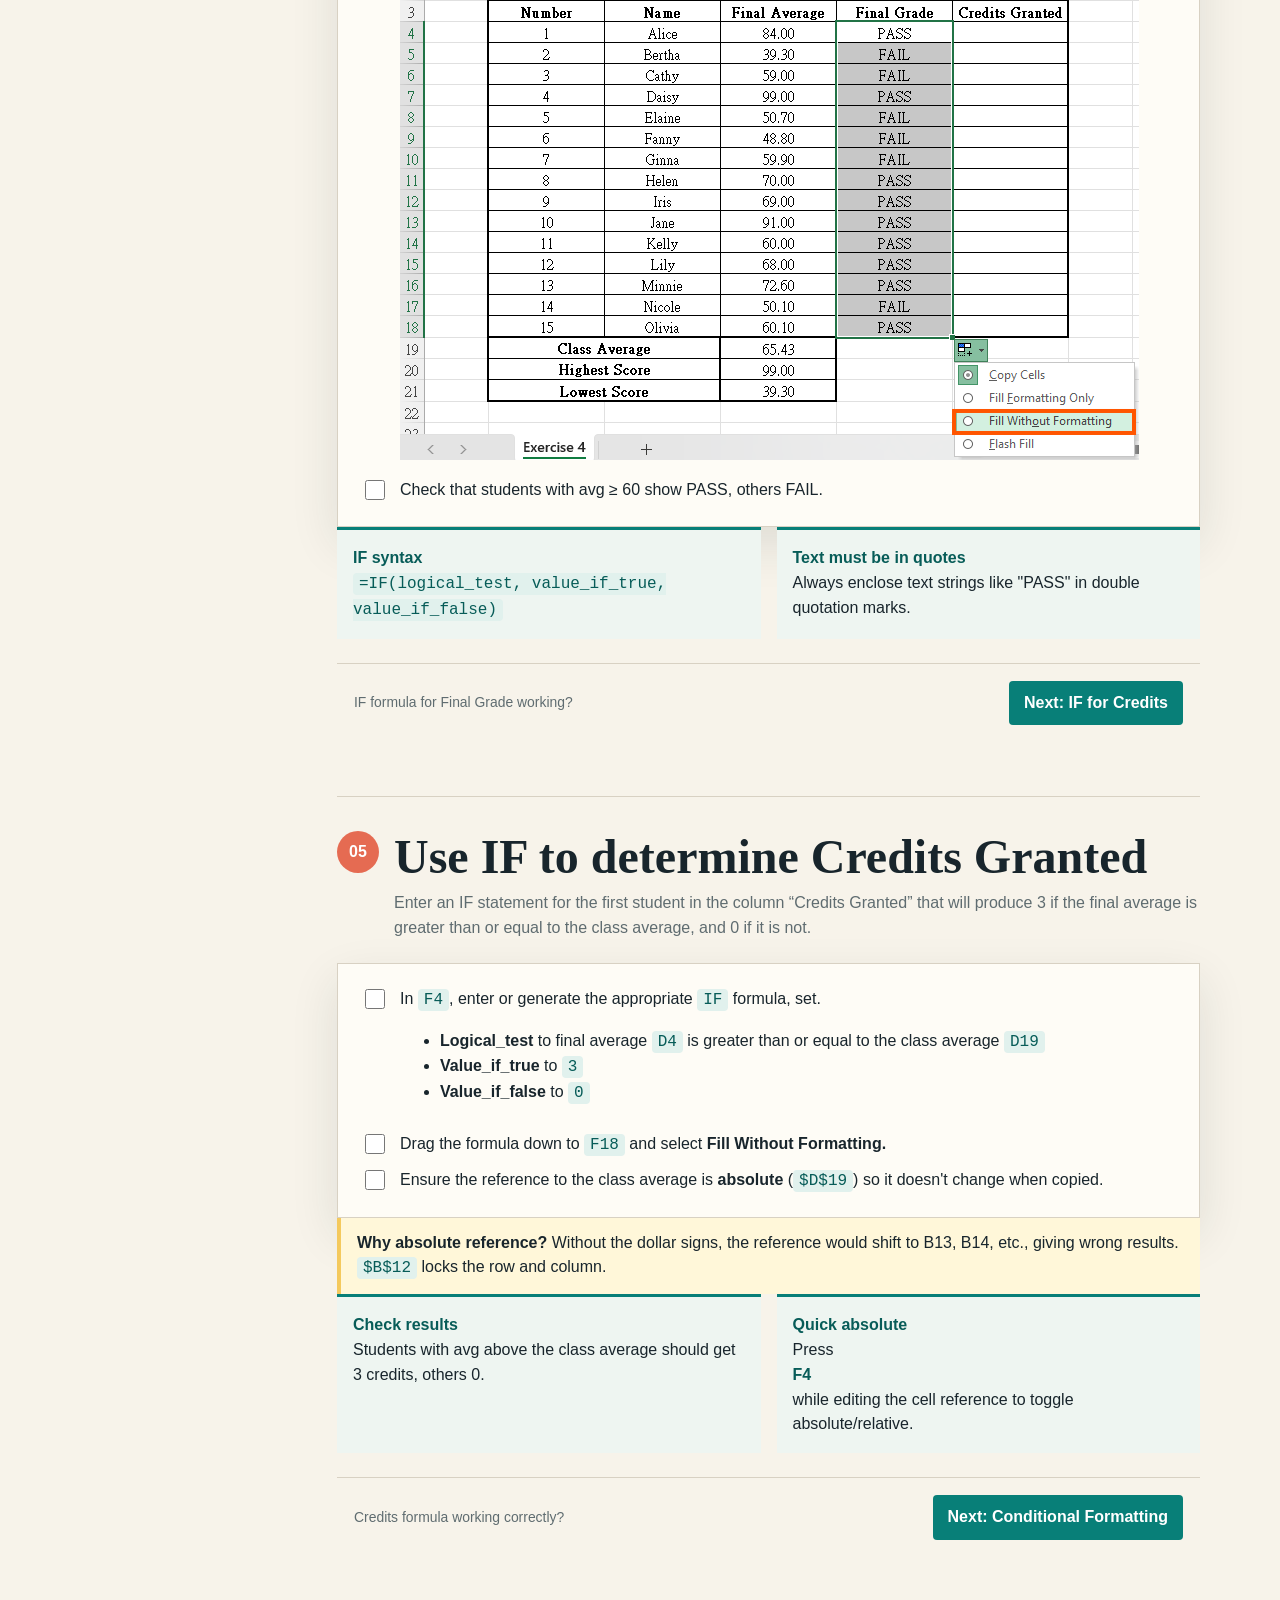
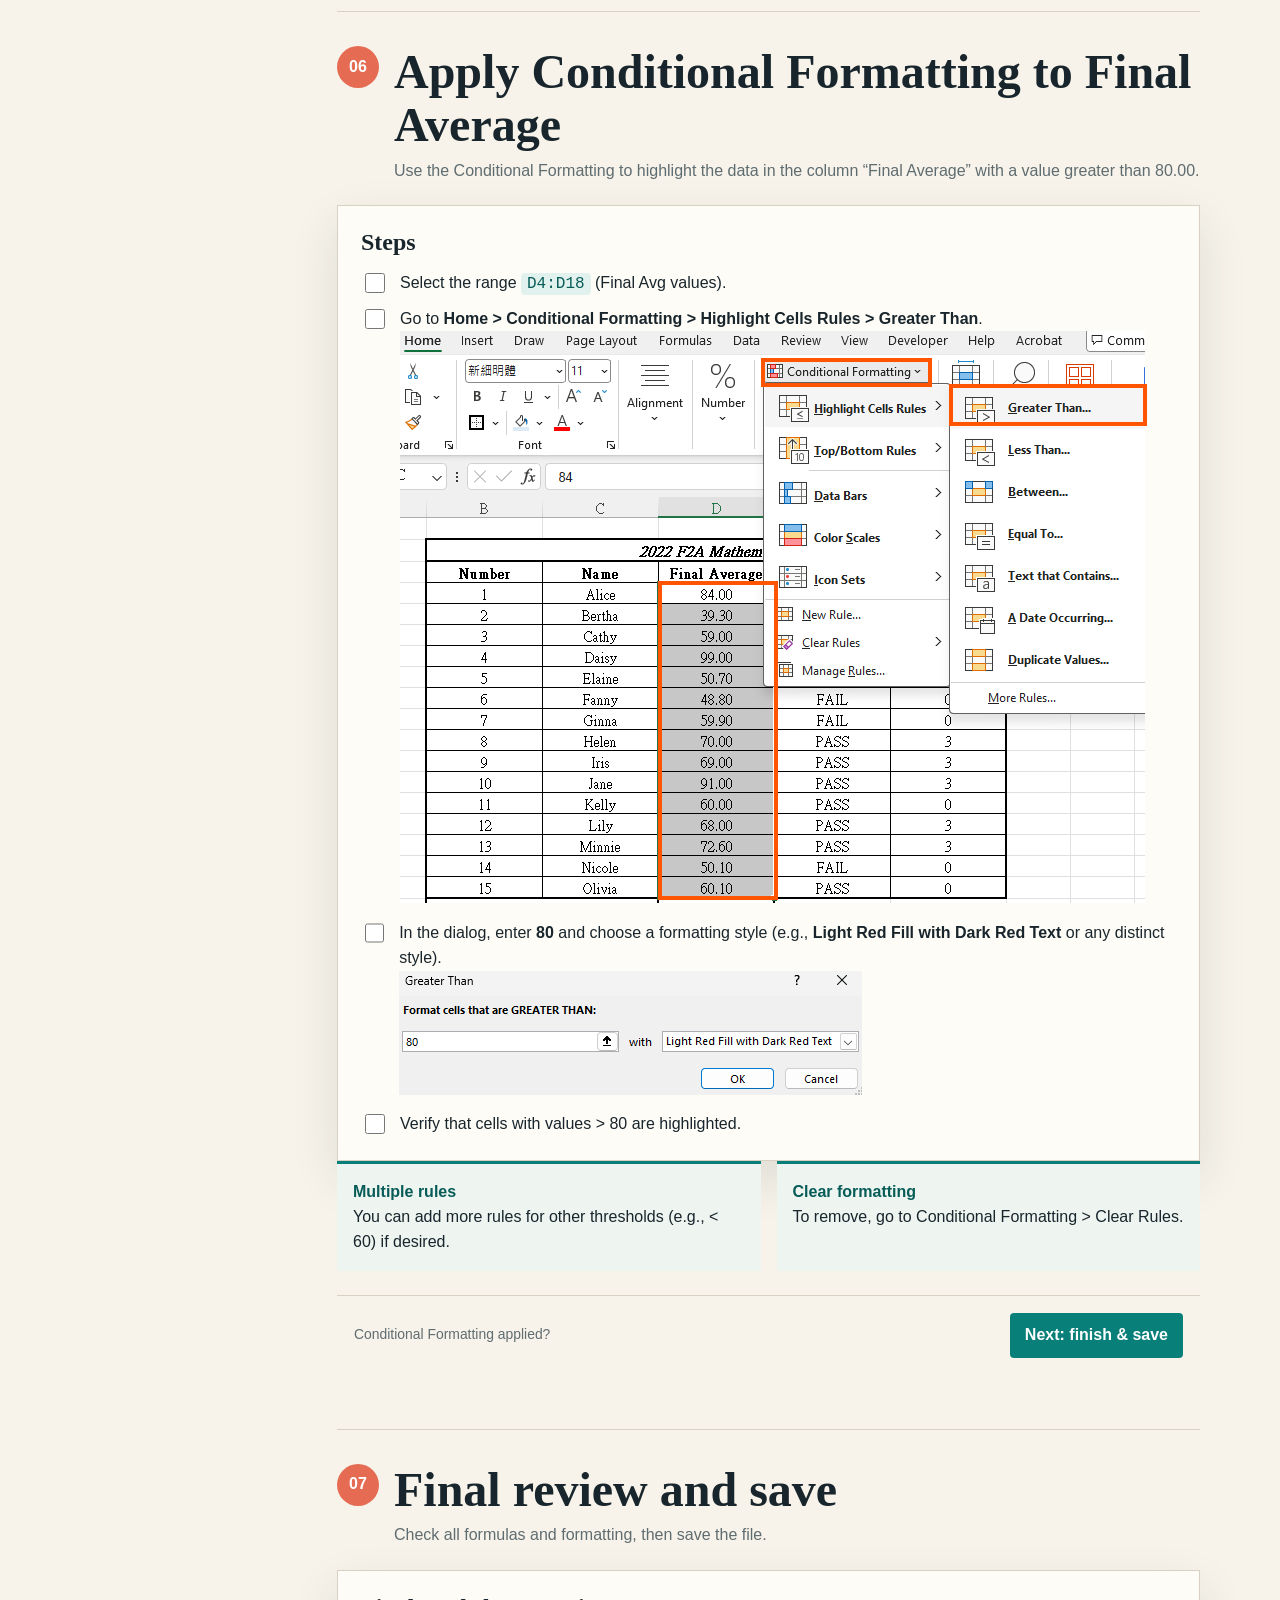
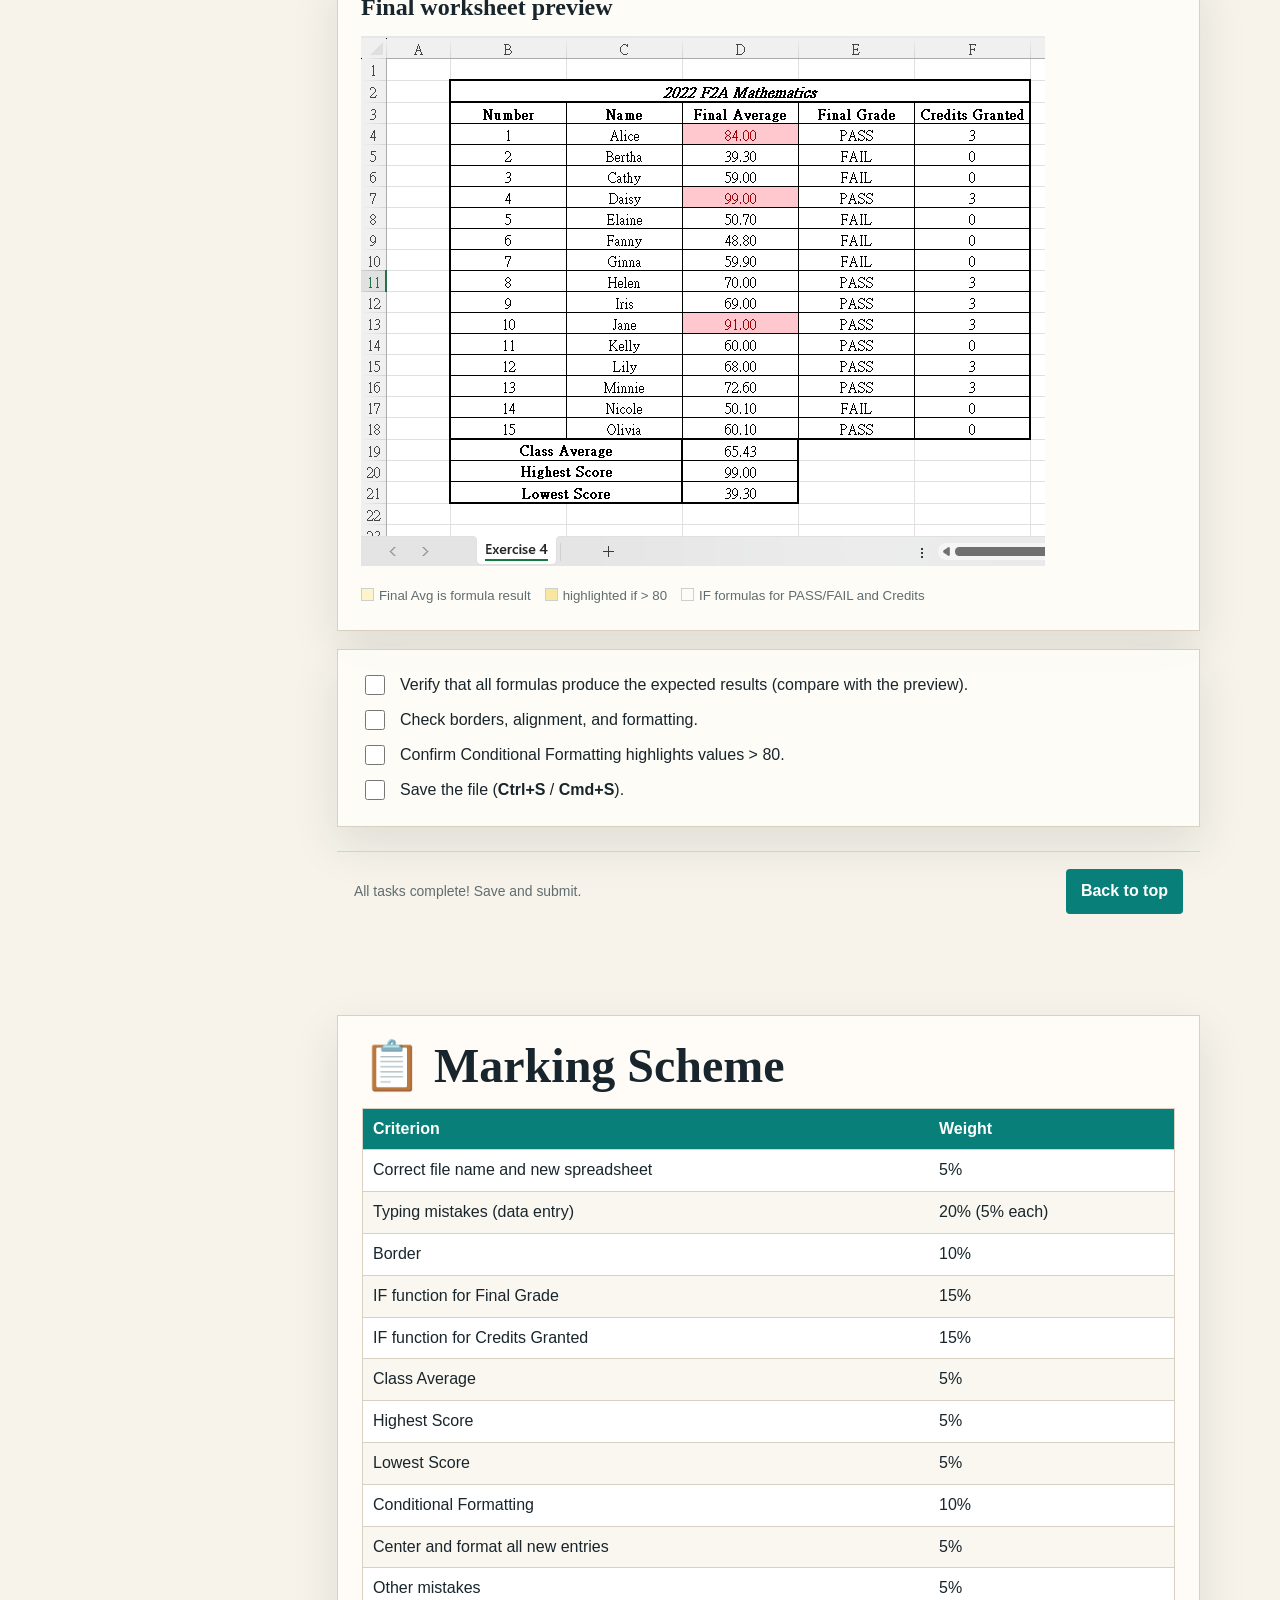
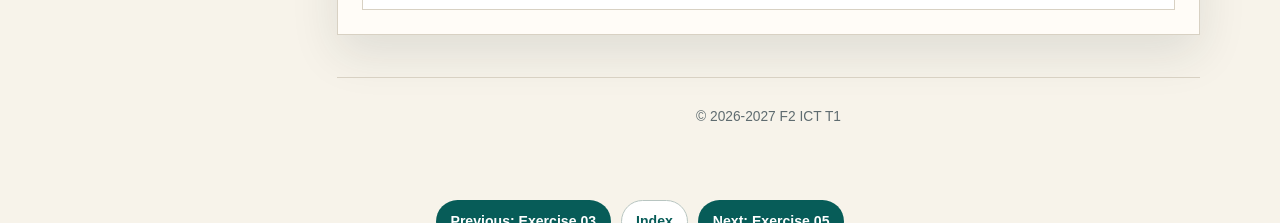
<file: excel-exercise-4-guide.html>
<!doctype html>
<html lang="en">
<head>
    <meta charset="utf-8">
    <meta name="viewport" content="width=device-width, initial-scale=1">
    <title>Excel Exercise 4 | IF Function and Conditional Formatting</title>
    <style>
        :root {
            --ink: #18252c;
            --muted: #5f6c70;
            --paper: #f7f3ea;
            --panel: #fffdf8;
            --line: #d8d1c3;
            --teal: #087f78;
            --teal-dark: #075c58;
            --coral: #e56b52;
            --yellow: #f4c95d;
            --green: #27845d;
            --shadow: 0 18px 45px rgba(31, 45, 46, .11);
        }
        * {
            box-sizing: border-box;
        }
        html {
            scroll-behavior: smooth;
        }
        body {
            margin: 0;
            color: var(--ink);
            background: var(--paper);
            font-family: "Trebuchet MS", "Segoe UI", sans-serif;
            line-height: 1.55;
        }
        body::before {
            content: "";
            position: fixed;
            inset: 0;
            z-index: -1;
            opacity: .45;
            pointer-events: none;
            background-image: linear-gradient(rgba(8, 127, 120, .05) 1px, transparent 1px), linear-gradient(90deg, rgba(8, 127, 120, .05) 1px, transparent 1px);
            background-size: 32px 32px;
        }
        .topbar {
            position: sticky;
            top: 0;
            z-index: 5;
            display: flex;
            justify-content: space-between;
            align-items: center;
            gap: 20px;
            padding: 15px clamp(18px, 5vw, 76px);
            color: #fff;
            background: var(--teal-dark);
            box-shadow: 0 4px 18px rgba(7, 92, 88, .2);
        }
        .brand {
            font-weight: 800;
            letter-spacing: .08em;
            font-size: .82rem;
            text-transform: uppercase;
        }
        .progress-wrap {
            display: flex;
            align-items: center;
            gap: 12px;
            font-size: .88rem;
        }
        progress {
            width: 150px;
            height: 8px;
            accent-color: var(--yellow);
        }
        .shell {
            width: min(1120px, calc(100% - 36px));
            margin: 0 auto;
        }
        .hero {
            display: grid;
            grid-template-columns: 1.15fr .85fr;
            gap: 42px;
            align-items: center;
            min-height: 390px;
            padding: 72px 0 54px;
        }
        .eyebrow {
            color: var(--coral);
            font-size: .78rem;
            font-weight: 800;
            letter-spacing: .15em;
            text-transform: uppercase;
        }
        h1,
        h2,
        h3 {
            font-family: Georgia, serif;
            line-height: 1.1;
            margin: 0 0 15px;
        }
        h1 {
            max-width: 650px;
            font-size: clamp(2.8rem, 6vw, 5.6rem);
            letter-spacing: -.04em;
        }
        h2 {
            font-size: clamp(2rem, 4vw, 3rem);
        }
        h3 {
            font-size: 1.5rem;
        }
        .hero p {
            max-width: 650px;
            color: var(--muted);
            font-size: 1.1rem;
        }
        .hero-art {
            position: relative;
            min-height: 260px;
        }
        .hero-art::before {
            content: "";
            position: absolute;
            width: 220px;
            height: 220px;
            right: 5%;
            top: 4%;
            border-radius: 50%;
            background: var(--yellow);
        }
        .hero-art::after {
            content: "";
            position: absolute;
            width: 130px;
            height: 130px;
            left: 8%;
            bottom: 5%;
            border-radius: 50%;
            background: var(--coral);
        }
        .sheet-mark {
            position: absolute;
            z-index: 1;
            inset: 45px 7% 15px 12%;
            padding: 20px;
            border: 2px solid var(--ink);
            background: var(--panel);
            box-shadow: 12px 13px 0 var(--teal);
            transform: rotate(-4deg);
        }
        .sheet-mark strong {
            display: block;
            margin-bottom: 13px;
            font: 700 1.25rem Georgia, serif;
        }
        .mini-grid {
            display: grid;
            grid-template-columns: repeat(5, 1fr);
            border-top: 1px solid var(--line);
            border-left: 1px solid var(--line);
        }
        .mini-grid span {
            min-height: 28px;
            padding: 5px;
            border-right: 1px solid var(--line);
            border-bottom: 1px solid var(--line);
            font-size: .7rem;
        }
        .mini-grid span:nth-child(-n+5) {
            background: #d9efeb;
            font-weight: bold;
        }
        .layout {
            display: grid;
            grid-template-columns: 215px 1fr;
            gap: 42px;
            align-items: start;
        }
        .toc {
            position: sticky;
            top: 76px;
            padding: 20px 0;
        }
        .toc h3 {
            font-size: 1rem;
            font-family: "Trebuchet MS", sans-serif;
            text-transform: uppercase;
            letter-spacing: .08em;
        }
        .toc a {
            display: block;
            padding: 8px 0 8px 13px;
            color: var(--muted);
            border-left: 2px solid var(--line);
            text-decoration: none;
            font-size: .9rem;
        }
        .toc a:hover,
        .toc a:focus {
            color: var(--teal);
            border-left-color: var(--teal);
        }
        .step {
            scroll-margin-top: 90px;
            padding: 34px 0 54px;
            border-top: 1px solid var(--line);
        }
        .step-heading {
            display: flex;
            align-items: flex-start;
            gap: 15px;
        }
        .step-number {
            display: grid;
            place-items: center;
            flex: 0 0 42px;
            width: 42px;
            height: 42px;
            color: #fff;
            background: var(--coral);
            border-radius: 50%;
            font-weight: 800;
        }
        .step-heading h2 {
            margin-bottom: 7px;
        }
        .step-lead {
            margin: 0 0 22px;
            color: var(--muted);
        }
        .card {
            padding: 23px;
            border: 1px solid var(--line);
            background: rgba(255, 253, 248, .88);
            box-shadow: var(--shadow);
        }
        .card+.card {
            margin-top: 18px;
        }
        .action-list {
            display: grid;
            gap: 10px;
            margin: 0;
            padding: 0;
            list-style: none;
        }
        label.check {
            display: flex;
            align-items: flex-start;
            gap: 12px;
            cursor: pointer;
        }
        label.check input {
            width: 20px;
            height: 20px;
            margin-top: 2px;
            accent-color: var(--teal);
        }
        label.check input:checked+span {
            color: var(--muted);
            text-decoration: line-through;
        }
        code,
        .formula {
            font-family: Consolas, monospace;
        }
        code {
            padding: 2px 6px;
            color: var(--teal-dark);
            background: #e1f1ed;
            border-radius: 4px;
        }
        .formula {
            display: inline-block;
            padding: 13px 17px;
            margin: 4px 0;
            color: #fff;
            background: var(--teal-dark);
            border-radius: 5px;
            font-size: 1.07rem;
        }
        .note {
            border-left: 4px solid var(--yellow);
            padding: 13px 16px;
            background: #fff7d9;
            text-decoration: none;
        }
        .note a {
            text-decoration: none;
            color: var(--teal-dark);
        }
        .filename {
            font-size: 1.15rem;
            font-weight: 800;
            color: var(--coral);
        }
        .data-table,
        .workbook {
            width: 100%;
            border-collapse: collapse;
        }
        .data-table {
            font-size: .86rem;
        }
        .data-table th,
        .data-table td {
            padding: 8px 7px;
            text-align: left;
            border: 1px solid var(--line);
        }
        .data-table th {
            color: #fff;
            background: var(--teal);
        }
        .data-table td:nth-child(2),
        .data-table td:nth-child(3),
        .data-table td:nth-child(4) {
            text-align: right;
        }
        .data-table td:nth-child(3) {
            color: var(--teal-dark);
        }
        .workbook-wrap {
            overflow-x: auto;
            margin-top: 18px;
            border: 1px solid #aeb9b5;
            box-shadow: var(--shadow);
        }
        .workbook {
            min-width: 790px;
            table-layout: fixed;
            font-family: Calibri, Arial, sans-serif;
            font-size: .78rem;
            background: #fff;
        }
        .workbook th,
        .workbook td {
            height: 31px;
            padding: 5px 6px;
            border: 1px solid #c9d2cf;
        }
        .workbook thead th {
            color: #586c6a;
            background: #e8efec;
            text-align: center;
            font-weight: 400;
        }
        .workbook .corner {
            width: 37px;
        }
        .workbook .rowhead {
            width: 37px;
            color: #586c6a;
            background: #e8efec;
            text-align: center;
            font-weight: 400;
        }
        .workbook .title {
            font-weight: 700;
            text-align: center;
            color: #163b38;
            background: #e1f1ed;
        }
        .workbook .header {
            text-align: center;
            font-weight: 700;
            background: #d3e8e3;
        }
        .workbook .currency {
            text-align: right;
        }
        .workbook .percent {
            color: var(--teal-dark);
        }
        .workbook .center {
            text-align: center;
        }
        .workbook .formula-cell {
            background: #fff4c9;
            color: #8c5e00;
        }
        .workbook .italic {
            font-style: italic;
        }
        .workbook .bold {
            font-weight: 700;
        }
        .workbook .highlight {
            background: #f9e79f;
        }
        .legend {
            display: flex;
            flex-wrap: wrap;
            gap: 14px;
            margin-top: 13px;
            color: var(--muted);
            font-size: .83rem;
        }
        .legend span::before {
            content: "";
            display: inline-block;
            width: 11px;
            height: 11px;
            margin-right: 5px;
            border: 1px solid #c9d2cf;
            vertical-align: -1px;
        }
        .legend .formula-key::before {
            background: #fff4c9;
        }
        .legend .cond-format-key::before {
            background: #f9e79f;
        }
        .toolbar {
            display: flex;
            flex-wrap: wrap;
            gap: 7px;
            padding: 12px;
            margin: 15px 0;
            border: 1px solid #bbc7c3;
            background: #f2f6f4;
        }
        .tool {
            padding: 7px 10px;
            color: #405654;
            border: 1px solid #b8c5c1;
            border-radius: 4px;
            background: #fff;
            font-size: .81rem;
        }
        .tool.primary {
            color: #fff;
            background: var(--teal);
            border-color: var(--teal);
        }
        .tool.accent {
            color: #6e5100;
            background: #ffe9a5;
            border-color: #e2bd4a;
        }
        .select-map {
            display: grid;
            grid-template-columns: repeat(3, minmax(115px, 1fr));
            gap: 10px;
            margin: 17px 0;
        }
        .range {
            padding: 14px;
            border: 2px solid var(--teal);
            background: #e1f1ed;
        }
        .range strong {
            display: block;
            color: var(--teal-dark);
            font-family: Consolas, monospace;
        }
        .range span {
            color: var(--muted);
            font-size: .8rem;
        }
        .tip-grid {
            display: grid;
            grid-template-columns: repeat(2, 1fr);
            gap: 16px;
        }
        .tip {
            padding: 16px;
            background: #eef5f1;
            border-top: 3px solid var(--teal);
        }
        .tip strong {
            display: block;
            color: var(--teal-dark);
        }
        .done {
            display: flex;
            justify-content: space-between;
            align-items: center;
            gap: 18px;
            margin-top: 24px;
            padding: 17px;
            border-top: 1px solid var(--line);
        }
        .done-status {
            color: var(--muted);
            font-size: .87rem;
        }
        .step-complete {
            border-color: var(--green) !important;
        }
        .next-button {
            padding: 10px 15px;
            border: 0;
            color: #fff;
            background: var(--teal);
            border-radius: 4px;
            cursor: pointer;
            font: inherit;
            font-weight: 700;
        }
        .next-button:hover {
            background: var(--teal-dark);
        }
        .marking {
            width: 100%;
            border-collapse: collapse;
            border: 1px solid var(--line);
            background: #fff;
        }
        .marking th,
        .marking td {
            padding: 8px 10px;
            text-align: left;
            border-bottom: 1px solid var(--line);
        }
        .marking thead th {
            background: var(--teal);
            color: #fff;
        }
        .marking tbody tr:nth-child(even) {
            background: #faf7f0;
        }
        .section-block {
            margin-top: 30px;
            border: 1px solid var(--line);
            background: rgba(255, 253, 248, .92);
            padding: 24px;
            box-shadow: var(--shadow);
        }
        .section-block h2 {
            font-family: Georgia, serif;
        }
        footer {
            margin-top: 42px;
            padding: 28px 0 48px;
            color: var(--muted);
            border-top: 1px solid var(--line);
            font-size: .86rem;
            text-align: center;
        }
        .pager-nav {
            margin-top: 24px;
            display: flex;
            flex-wrap: wrap;
            justify-content: center;
            gap: 10px;
        }
        .pager-link {
            text-decoration: none;
            color: #fff;
            background: var(--teal-dark);
            padding: 10px 14px;
            border-radius: 999px;
            font-weight: 700;
            border: 1px solid rgba(7, 92, 88, .3);
            font-size: .88rem;
        }
        .pager-link.home {
            background: #fff;
            color: var(--teal-dark);
            border-color: #b8c5c1;
        }
        @media (max-width: 820px) {
            .hero {
                grid-template-columns: 1fr;
                padding-top: 46px;
            }
            .hero-art {
                min-height: 220px;
            }
            .layout {
                grid-template-columns: 1fr;
                gap: 0;
            }
            .toc {
                position: static;
                display: flex;
                overflow-x: auto;
                gap: 15px;
                padding: 0 0 20px;
            }
            .toc h3 {
                display: none;
            }
            .toc a {
                flex: 0 0 auto;
                border-left: 0;
                border-bottom: 2px solid var(--line);
            }
            .tip-grid,
            .select-map {
                grid-template-columns: 1fr;
            }
            .done {
                align-items: flex-start;
                flex-direction: column;
            }
        }
        @media (max-width: 500px) {
            .topbar {
                align-items: flex-start;
                flex-direction: column;
                gap: 7px;
            }
            progress {
                width: 115px;
            }
            .hero-art {
                min-height: 195px;
            }
            .sheet-mark {
                inset: 26px 2% 12px 7%;
            }
            .card {
                padding: 17px;
            }
        }
    </style>
</head>
<body>
    <header class="topbar">
        <div class="brand">Excel practice / Exercise 04</div>
        <div class="progress-wrap"><span id="progressText">0 of 8 steps complete</span><progress id="progress" value="0" max="8"></progress></div>
    </header>

    <main class="shell">
        <section class="hero">
            <div>
                <div class="eyebrow">A guided worksheet build</div>
                <h1>Excel Exercise 4</h1>
                <p>Follow the sequence, tick each action as you complete it in Excel. This exercise introduces IF functions and conditional formatting — you will calculate class statistics, assign PASS/FAIL, determine credits granted, and highlight high scores.</p>
            </div>
            <div class="hero-art" aria-hidden="true">
                <div class="sheet-mark">
                    <strong>GRADE WORKSHEET</strong>
                    <div class="mini-grid"><span>Name</span><span>Exam1</span><span>Exam2</span><span>Exam3</span><span>Avg</span><span>Student1</span><span>82</span><span>75</span><span>81</span><span>79.3</span><span>Student2</span><span>60</span><span>58</span><span>66</span><span>61.3</span></div>
                    <div style="margin-top:6px;font-size:.7rem;color:var(--muted);">IF → PASS / FAIL &amp; Credits</div>
                </div>
            </div>
        </section>

        <div class="layout">
            <nav class="toc" aria-label="Guide steps">
                <h3>Route</h3>
                <a href="#step-1">01 Save &amp; Rename</a>
                <a href="#step-2">02 Create sheet &amp; data</a>
                <a href="#step-3">03 Statistics</a>
                <a href="#step-4">04 IF: Final Grade</a>
                <a href="#step-5">05 IF: Credits Granted</a>
                <a href="#step-6">06 Conditional Formatting</a>
                <a href="#step-7">07 Finish</a>
                <a href="#marking-scheme">08 Marking Scheme</a>
            </nav>

            <div>
                <!-- STEP 1 -->
                <section class="step" id="step-1">
                    <div class="step-heading"><span class="step-number">01</span><div><h2>Save As with correct name</h2><p class="step-lead">Start from your previous file (Exercise 3) or a new workbook, and save with the new exercise number.</p></div></div>
                    <div class="card"><div class="action-list">
                        <label class="check"><input type="checkbox"><span>Create a new Excel file and rename the sheet as <strong>Exercise 4</strong>.</span></label>
                        <label class="check"><input type="checkbox"><span>Select <strong>File &gt; Save As</strong>.</span></label>
                        <label class="check"><input type="checkbox"><span>Choose your folder and name the file <span class="filename">Class_Number_Name_ex04</span>.</span></label>
                        <label class="check"><input type="checkbox"><span>Ensure the suffix is exactly <code>_ex04</code>.</span></label>
                    </div></div>
                    <div class="note"><strong>Example:</strong> <code>F2X_01_YourName_ex04.xlsx</code>.</div>
                    <div class="done"><span class="done-status">File saved with correct name?</span><button class="next-button" data-next="step-2">Next: create sheet &amp; data</button></div>
                </section>

                <!-- STEP 2 -->
                <section class="step" id="step-2">
                    <div class="step-heading"><span class="step-number">02</span><div><h2>Enter student data</h2><p class="step-lead">Type the Grade data exactly as shown.</p></div></div>
                    <div class="card">
                        <h3>Student data</h3>
                        <div class="workbook-wrap">
                            <table class="workbook">
                                <thead>
                                  <tr>
                                    <th colspan="5" style="background-color: #f2f2f2;">2022 F2A Mathematics</th>
                                  </tr>
                                  <tr style="background-color: #e0e0e0;">
                                    <th>Number</th>
                                    <th>Name</th>
                                    <th>Final Average</th>
                                    <th>Final Grade</th>
                                    <th>Credits Granted</th>
                                  </tr>
                                </thead>
                                <tbody>
                                  <tr><td>1</td><td>Alice</td><td>84.00</td><td></td><td></td></tr>
                                  <tr><td>2</td><td>Bertha</td><td>39.30</td><td></td><td></td></tr>
                                  <tr><td>3</td><td>Cathy</td><td>59.00</td><td></td><td></td></tr>
                                  <tr><td>4</td><td>Daisy</td><td>99.00</td><td></td><td></td></tr>
                                  <tr><td>5</td><td>Elaine</td><td>50.70</td><td></td><td></td></tr>
                                  <tr><td>6</td><td>Fanny</td><td>48.80</td><td></td><td></td></tr>
                                  <tr><td>7</td><td>Ginna</td><td>59.90</td><td></td><td></td></tr>
                                  <tr><td>8</td><td>Helen</td><td>70.00</td><td></td><td></td></tr>
                                  <tr><td>9</td><td>Iris</td><td>69.00</td><td></td><td></td></tr>
                                  <tr><td>10</td><td>Jane</td><td>91.00</td><td></td><td></td></tr>
                                  <tr><td>11</td><td>Kelly</td><td>60.00</td><td></td><td></td></tr>
                                  <tr><td>12</td><td>Lily</td><td>68.00</td><td></td><td></td></tr>
                                  <tr><td>13</td><td>Minnie</td><td>72.60</td><td></td><td></td></tr>
                                  <tr><td>14</td><td>Nicole</td><td>50.10</td><td></td><td></td></tr>
                                  <tr><td>15</td><td>Olivia</td><td>60.10</td><td></td><td></td></tr>
                                </tbody>
                                <tfoot>
                                  <tr style="background-color: #e0e0e0;">
                                    <td colspan="2"><b>Class Average</b></td>
                                    <td></td>
                                    <td colspan="2" style="background-color: #ffffff;"></td>
                                  </tr>
                                  <tr style="background-color: #e0e0e0;">
                                    <td colspan="2"><b>Highest Score</b></td>
                                    <td></td>
                                    <td colspan="2" style="background-color: #ffffff;"></td>
                                  </tr>
                                  <tr style="background-color: #e0e0e0;">
                                    <td colspan="2"><b>Lowest Score</b></td>
                                    <td></td>
                                    <td colspan="2" style="background-color: #ffffff;"></td>
                                  </tr>
                                </tfoot>
                            </table>
                        </div>
                    </div>
                    <div class="card"><div class="action-list">
                        <label class="check"><input type="checkbox"><span>Type the following data, add borders, set alignments and any other formattings.<br><div class="note">💡 <a target="_blank" href="excel-exercise-3-guide.html#step-2">Click here to return to the previous exercise for further guidance.</a></div><br><img src="images/ex04_img01.png" alt=""></span></label>
                    </div></div>
                    <div class="done"><span class="done-status">Data entered correctly?</span><button class="next-button" data-next="step-3">Next: borders &amp; formatting</button></div>
                </section>

                <!-- STEP 3 -->
                <section class="step" id="step-3">
                    <div class="step-heading"><span class="step-number">03</span><div><h2>Calculate Class Average, Highest, and Lowest</h2><p class="step-lead">We need the final average for each student first, then the class statistics.</p></div></div>
                    <div class="card">
                        <h3>Steps</h3>
                        <div class="action-list">
                            <label class="check"><input type="checkbox"><span>In <code>D19</code>, enter or generate the <strong>AVERAGE</strong> formula to get the class average.<br><div class="note">💡 <a target="_blank" href="excel-exercise-3-guide.html#step-4">Click here to return to the previous exercise for further guidance.</a></div></span></label>
                            <label class="check"><input type="checkbox"><span>In <code>D20</code>, enter or generate the appropriate formula to get the <strong>Highest Score.</strong></span></label>
                            <label class="check"><input type="checkbox"><span>In <code>D21</code>, enter or generate the appropriate formula to get the <strong>Lowest Score.</strong></span></label>
                            <label class="check"><input type="checkbox"><span>Format all number cells (<code>D4:D21</code>) to 2 decimal places.<br><div class="note">💡 <a target="_blank" href="excel-exercise-1-guide.html#step-6">Click here to return to the previous exercise for further guidance.</a></div><br><img src="images/ex04_img02.png" alt=""></span></label>
                        </div>
                    </div>
                    <div class="tip-grid">
                        <div class="tip"><strong>AVERAGE</strong><span>Remember: <code>=AVERAGE(range)</code> calculates the mean.</span></div>
                        <div class="tip"><strong>Absolute reference later</strong><span>When we use IF for credits, we'll need to refer to the class average cell (B12) with an absolute reference (<code>$B$12</code>).</span></div>
                    </div>
                    <div class="done"><span class="done-status">Statistics calculated?</span><button class="next-button" data-next="step-5">Next: IF for Final Grade</button></div>
                </section>

                <!-- STEP 4 -->
                <section class="step" id="step-4">
                    <div class="step-heading"><span class="step-number">04</span><div><h2>Use IF to display PASS / FAIL</h2><p class="step-lead">Enter an IF statement for the first student in the column “Final Grade” that will produce the word PASS
if the final average is greater than or equal to 60.00, and FAIL if it is not</p></div></div>
                    <div class="card">
                        <div class="action-list">
                            <label class="check"><input type="checkbox"><span>In <code>E4</code>, enter the <code>IF</code> formula, or click the <strong>fx</strong> button and select the <code>IF</code> function, set
                              <br><div class="note">💡 <a target="_blank" href="excel-exercise-3-guide.html#step-6">Click here to return to the previous exercise for further guidance.</a></div> 
                              <ul>
                                <li><strong>Logical_test</strong> to <code onmousedown='return false;' onselectstart='return false;'>D4>=60</code></li>
                                <li><strong>Value_if_true</strong> to <code>PASS</code></li>
                                <li><strong>Value_if_false</strong> to <code>FAIL</code></li>
                              </ul>
                            <img src="images/ex04_img03.png" alt=""></span></label>
                            <label class="check"><input type="checkbox"><span>Drag the formula down from <code>E4</code> to <code>E18</code> and select <strong>Fill Without Formatting</strong>.<br><img src="images/ex04_img04.png" alt=""></span></label>
                            <label class="check"><input type="checkbox"><span>Check that students with avg ≥ 60 show PASS, others FAIL.</span></label>
                        </div>
                    </div>
                    <div class="tip-grid">
                        <div class="tip"><strong>IF syntax</strong><span><code onmousedown='return false;' onselectstart='return false;'>=IF(logical_test, value_if_true, value_if_false)</code></span></div>
                        <div class="tip"><strong>Text must be in quotes</strong><span>Always enclose text strings like "PASS" in double quotation marks.</span></div>
                    </div>
                    <div class="done"><span class="done-status">IF formula for Final Grade working?</span><button class="next-button" data-next="step-6">Next: IF for Credits</button></div>
                </section>

                <!-- STEP 5 -->
                <section class="step" id="step-5">
                    <div class="step-heading"><span class="step-number">05</span><div><h2>Use IF to determine Credits Granted</h2><p class="step-lead">Enter an IF statement for the first student in the column “Credits Granted” that will produce 3 if the
final average is greater than or equal to the class average, and 0 if it is not.</p></div></div>
                    <div class="card">
                        <div class="action-list">
                            <label class="check"><input type="checkbox"><span>In <code>F4</code>, enter or generate the appropriate <code>IF</code> formula, set.
                            <ul>
                                <li><strong>Logical_test</strong> to final average <code>D4</code> is greater than or equal to the class average <code>D19</code></li>
                                <li><strong>Value_if_true</strong> to <code>3</code></li>
                                <li><strong>Value_if_false</strong> to <code>0</code></li>
                              </ul>
                            </span></label>
                            <label class="check"><input type="checkbox"><span>Drag the formula down to <code>F18</code> and select <strong>Fill Without Formatting.</strong> </span></label>
                            <label class="check"><input type="checkbox"><span>Ensure the reference to the class average is <strong>absolute</strong> (<code onmousedown='return false;' onselectstart='return false;'>$D$19</code>) so it doesn't change when copied.</span></label>
                        </div>
                    </div>
                    <div class="note"><strong>Why absolute reference?</strong> Without the dollar signs, the reference would shift to B13, B14, etc., giving wrong results. <code>$B$12</code> locks the row and column.</div>
                    <div class="tip-grid">
                        <div class="tip"><strong>Check results</strong><span>Students with avg above the class average should get 3 credits, others 0.</span></div>
                        <div class="tip"><strong>Quick absolute</strong><span>Press <strong>F4</strong> while editing the cell reference to toggle absolute/relative.</span></div>
                    </div>
                    <div class="done"><span class="done-status">Credits formula working correctly?</span><button class="next-button" data-next="step-7">Next: Conditional Formatting</button></div>
                </section>

                <!-- STEP 6 -->
                <section class="step" id="step-6">
                    <div class="step-heading"><span class="step-number">06</span><div><h2>Apply Conditional Formatting to Final Average</h2><p class="step-lead">Use the Conditional Formatting to highlight the data in the column “Final Average” with a value
greater than 80.00.</p></div></div>
                    <div class="card">
                        <h3>Steps</h3>
                        <div class="action-list">
                            <label class="check"><input type="checkbox"><span>Select the range <code>D4:D18</code> (Final Avg values).</span></label>
                            <label class="check"><input type="checkbox"><span>Go to <strong>Home &gt; Conditional Formatting &gt; Highlight Cells Rules &gt; Greater Than</strong>.<br><img src="images/ex04_img05.png" alt=""></span></label>
                            <label class="check"><input type="checkbox"><span>In the dialog, enter <strong>80</strong> and choose a formatting style (e.g., <strong>Light Red Fill with Dark Red Text</strong> or any distinct style).<br><img src="images/ex04_img06.png" alt=""></span></label>
                            <label class="check"><input type="checkbox"><span>Verify that cells with values > 80 are highlighted.</span></label>
                        </div>
                    </div>
                    <div class="tip-grid">
                        <div class="tip"><strong>Multiple rules</strong><span>You can add more rules for other thresholds (e.g., < 60) if desired.</span></div>
                        <div class="tip"><strong>Clear formatting</strong><span>To remove, go to Conditional Formatting &gt; Clear Rules.</span></div>
                    </div>
                    <div class="done"><span class="done-status">Conditional Formatting applied?</span><button class="next-button" data-next="step-8">Next: finish & save</button></div>
                </section>

                <!-- STEP 7 -->
                <section class="step" id="step-7">
                    <div class="step-heading"><span class="step-number">07</span><div><h2>Final review and save</h2><p class="step-lead">Check all formulas and formatting, then save the file.</p></div></div>
                    <div class="card">
                        <h3>Final worksheet preview</h3>
                        <img src="images/ex04_img07.png" alt=""></img>
                        <div class="legend"><span class="formula-key">Final Avg is formula result</span><span class="cond-format-key">highlighted if > 80</span><span>IF formulas for PASS/FAIL and Credits</span></div>
                    </div>
                    <div class="card"><div class="action-list">
                        <label class="check"><input type="checkbox"><span>Verify that all formulas produce the expected results (compare with the preview).</span></label>
                        <label class="check"><input type="checkbox"><span>Check borders, alignment, and formatting.</span></label>
                        <label class="check"><input type="checkbox"><span>Confirm Conditional Formatting highlights values > 80.</span></label>
                        <label class="check"><input type="checkbox"><span>Save the file (<strong>Ctrl+S</strong> / <strong>Cmd+S</strong>).</span></label>
                    </div></div>
                    <div class="done"><span class="done-status">All tasks complete! Save and submit.</span><button class="next-button" data-next="top">Back to top</button></div>
                </section>

                <!-- MARKING SCHEME -->
                <section class="section-block" id="marking-scheme">
                    <h2>📋 Marking Scheme</h2>
                    <table class="marking">
                        <thead><tr><th>Criterion</th><th>Weight</th></tr></thead>
                        <tbody>
                            <tr><td>Correct file name and new spreadsheet</td><td>5%</td></tr>
                            <tr><td>Typing mistakes (data entry)</td><td>20% (5% each)</td></tr>
                            <tr><td>Border</td><td>10%</td></tr>
                            <tr><td>IF function for Final Grade</td><td>15%</td></tr>
                            <tr><td>IF function for Credits Granted</td><td>15%</td></tr>
                            <tr><td>Class Average</td><td>5%</td></tr>
                            <tr><td>Highest Score</td><td>5%</td></tr>
                            <tr><td>Lowest Score</td><td>5%</td></tr>
                            <tr><td>Conditional Formatting</td><td>10%</td></tr>
                            <tr><td>Center and format all new entries</td><td>5%</td></tr>
                            <tr><td>Other mistakes</td><td>5%</td></tr>
                        </tbody>
                    </table>
                </section>

                <footer>&copy; 2026-2027 F2 ICT T1</footer>
            </div>
        </div>

        <nav class="pager-nav" aria-label="Page navigation">
            <a class="pager-link" href="excel-exercise-3-guide.html">Previous: Exercise 03</a>
            <a class="pager-link home" href="index.html">Index</a>
            <a class="pager-link" href="excel-exercise-5-guide.html">Next: Exercise 05</a>
        </nav>
    </main>

    <script>
        const steps = [...document.querySelectorAll('.step')];
        const checks = [...document.querySelectorAll('input[type="checkbox"]')];
        const progress = document.querySelector('#progress');
        const progressText = document.querySelector('#progressText');

        function updateProgress() {
            const complete = steps.filter(step => [...step.querySelectorAll('input[type="checkbox"]')].every(input => input.checked)).length;
            progress.value = complete;
            progressText.textContent = `${complete} of ${steps.length} steps complete`;
            steps.forEach(step => step.classList.toggle('step-complete', [...step.querySelectorAll('input[type="checkbox"]')].length > 0 && [...step.querySelectorAll('input[type="checkbox"]')].every(input => input.checked)));
            localStorage.setItem('excelGuideChecks_ex04', JSON.stringify(checks.map(input => input.checked)));
        }

        const saved = JSON.parse(localStorage.getItem('excelGuideChecks_ex04') || '[]');
        checks.forEach((input, index) => { input.checked = saved[index] === true; input.addEventListener('change', updateProgress); });
        updateProgress();

        document.querySelectorAll('.next-button').forEach(button => {
            button.addEventListener('click', () => {
                const target = button.dataset.next === 'top' ? document.querySelector('.shell') : document.querySelector(`#${button.dataset.next}`);
                target.scrollIntoView({ behavior: 'smooth', block: 'start' });
            });
        });
    </script>
</body>
</html>
</file>
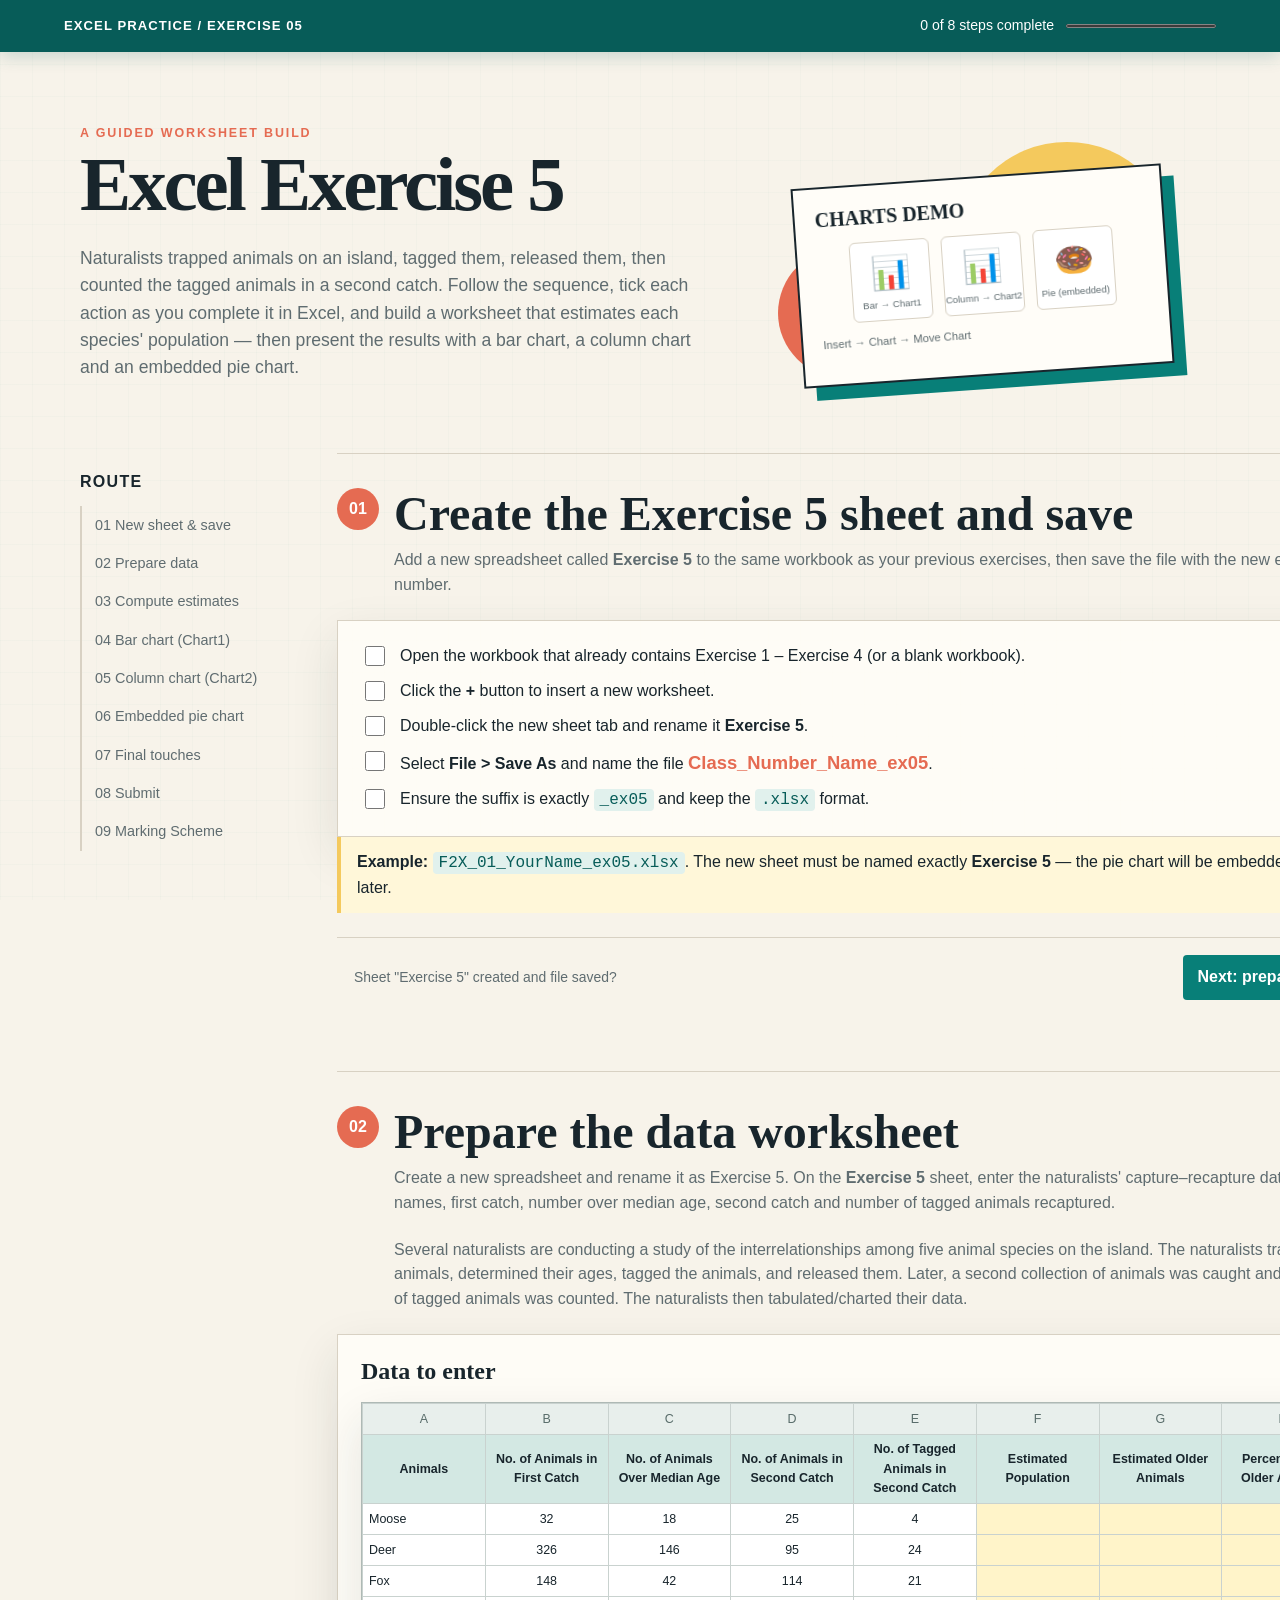
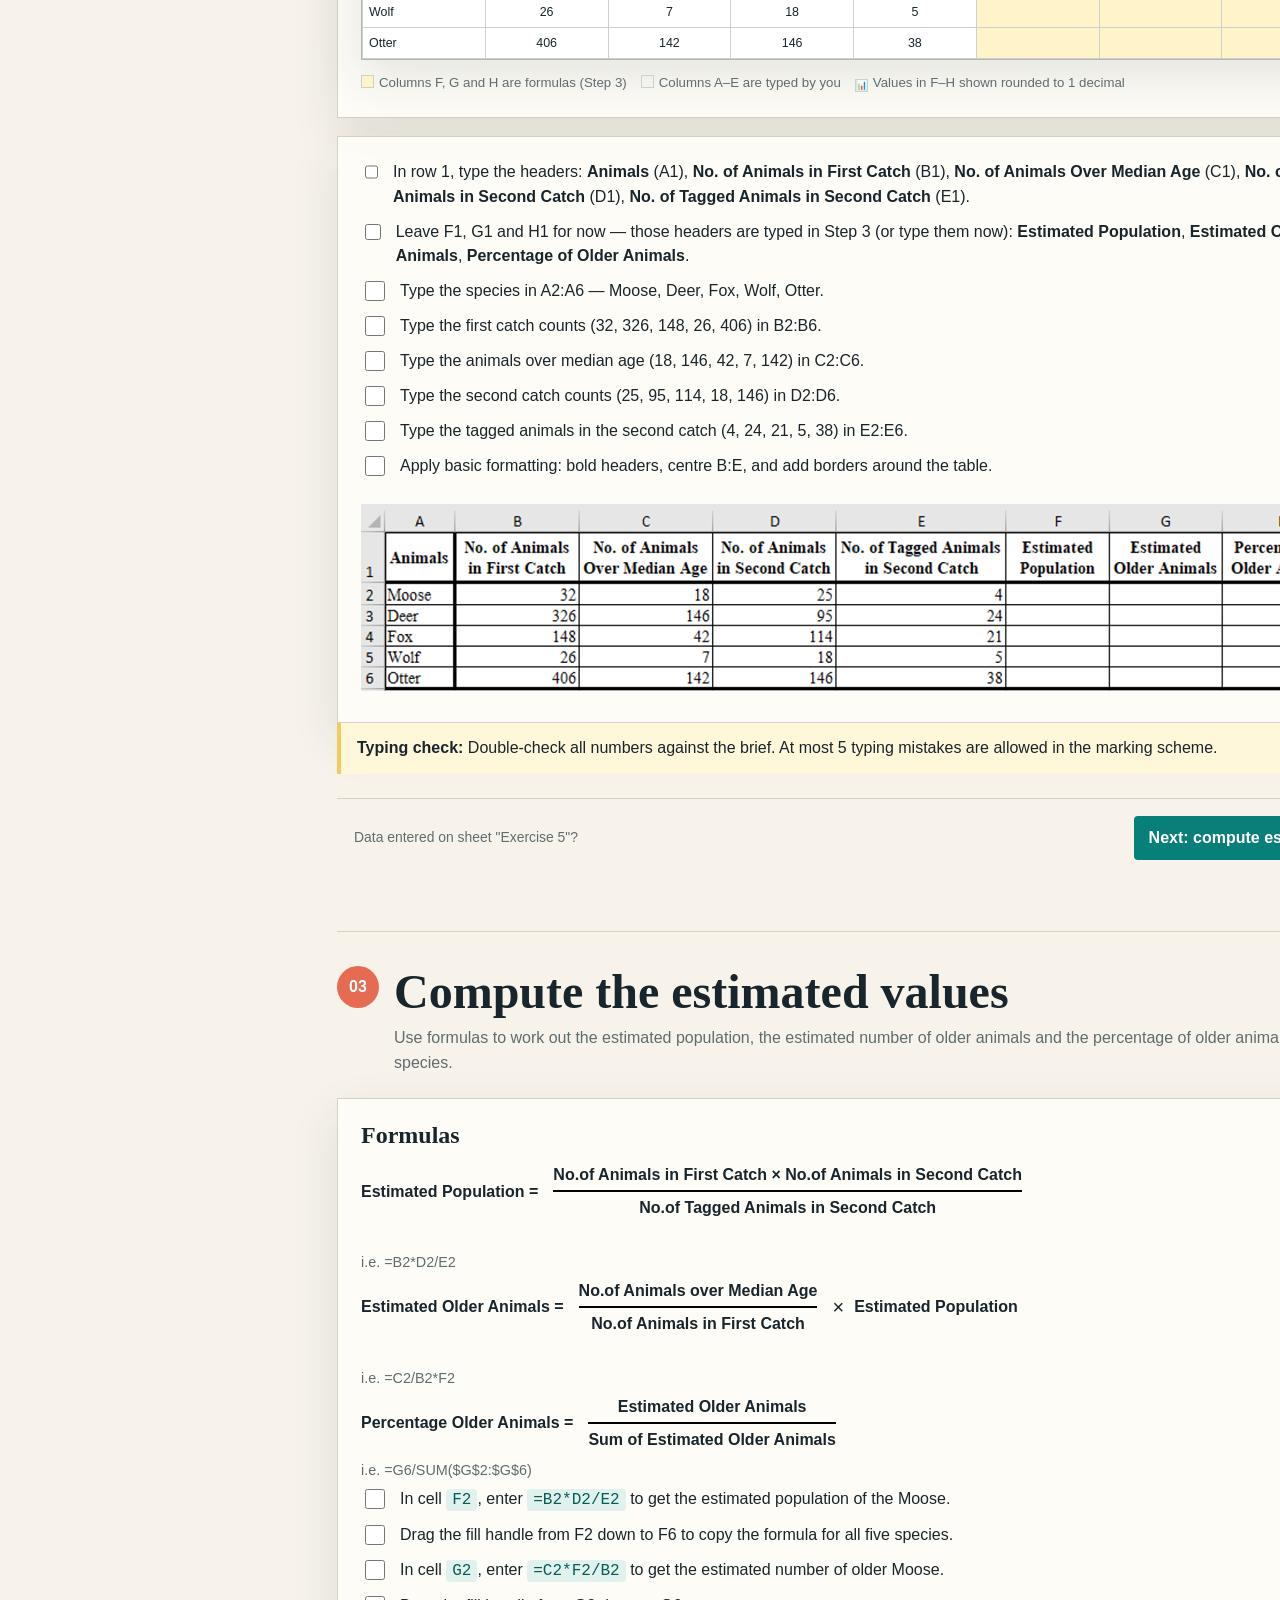
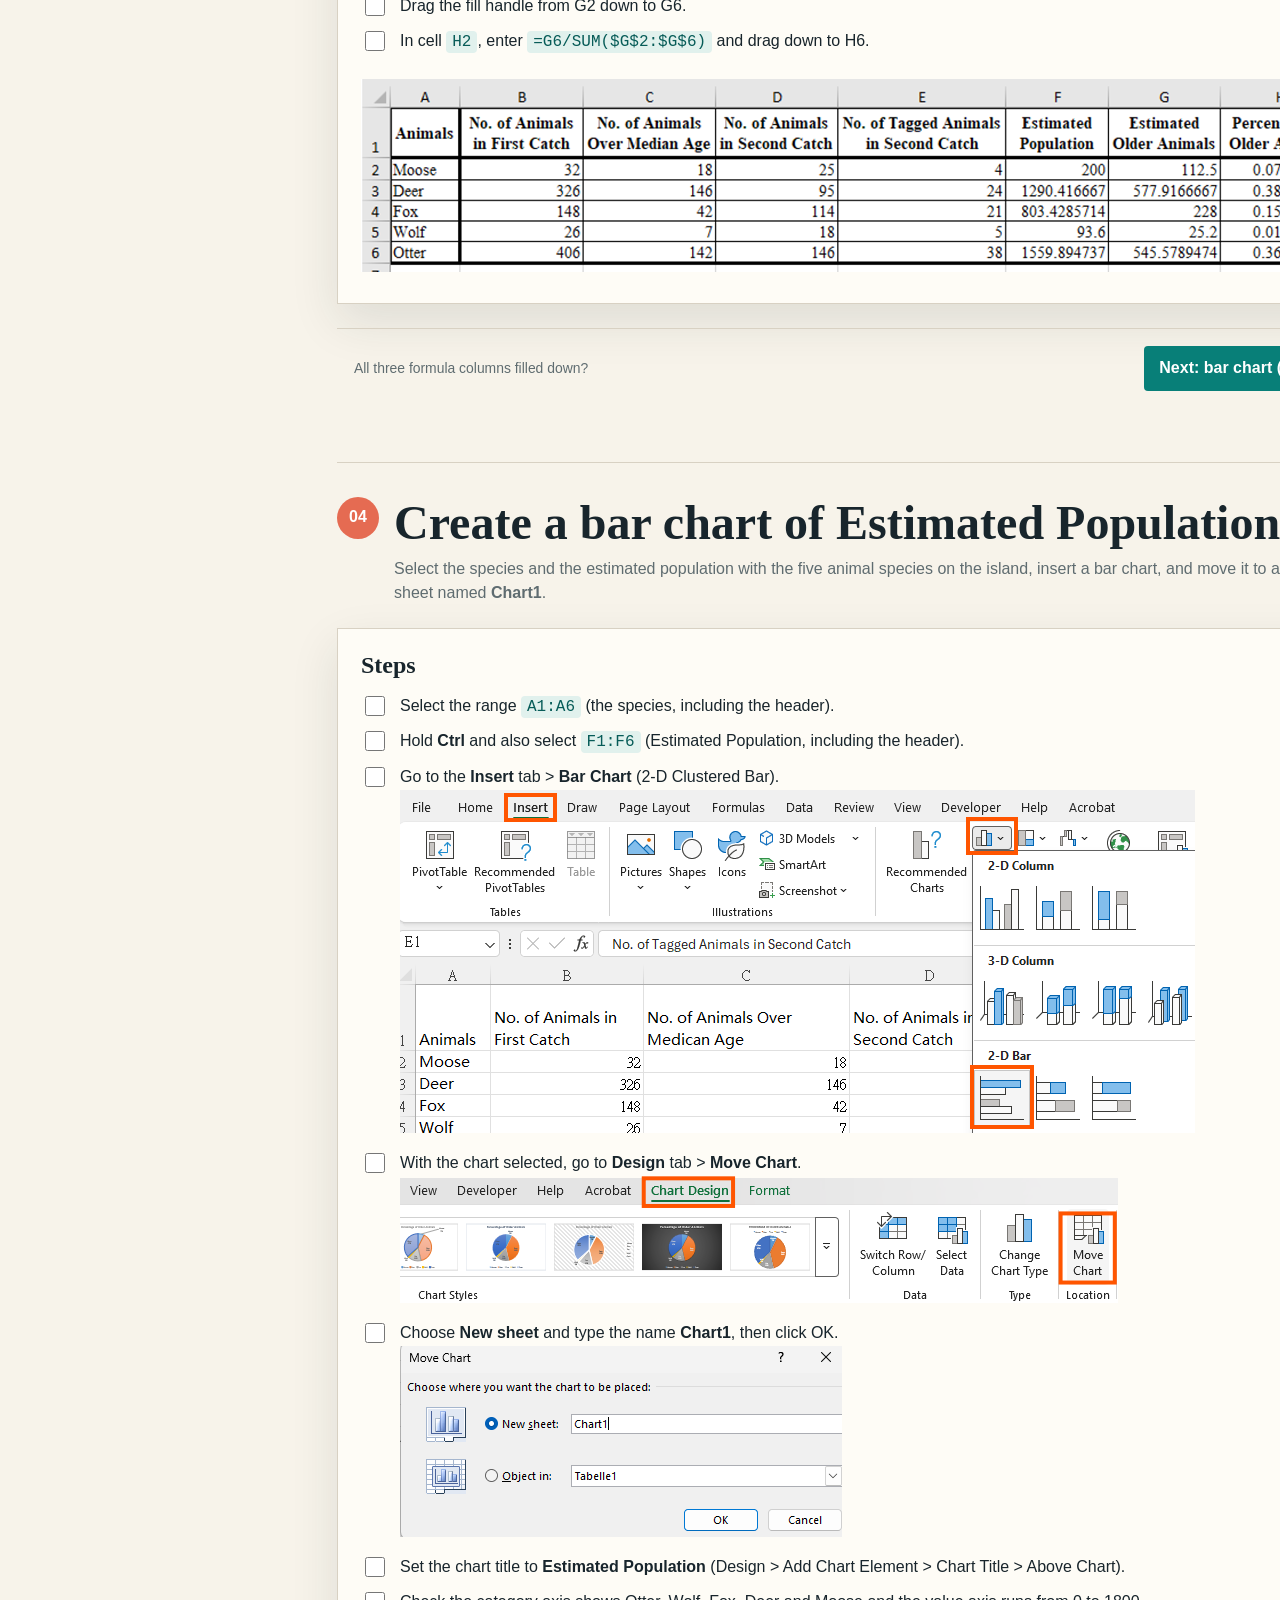
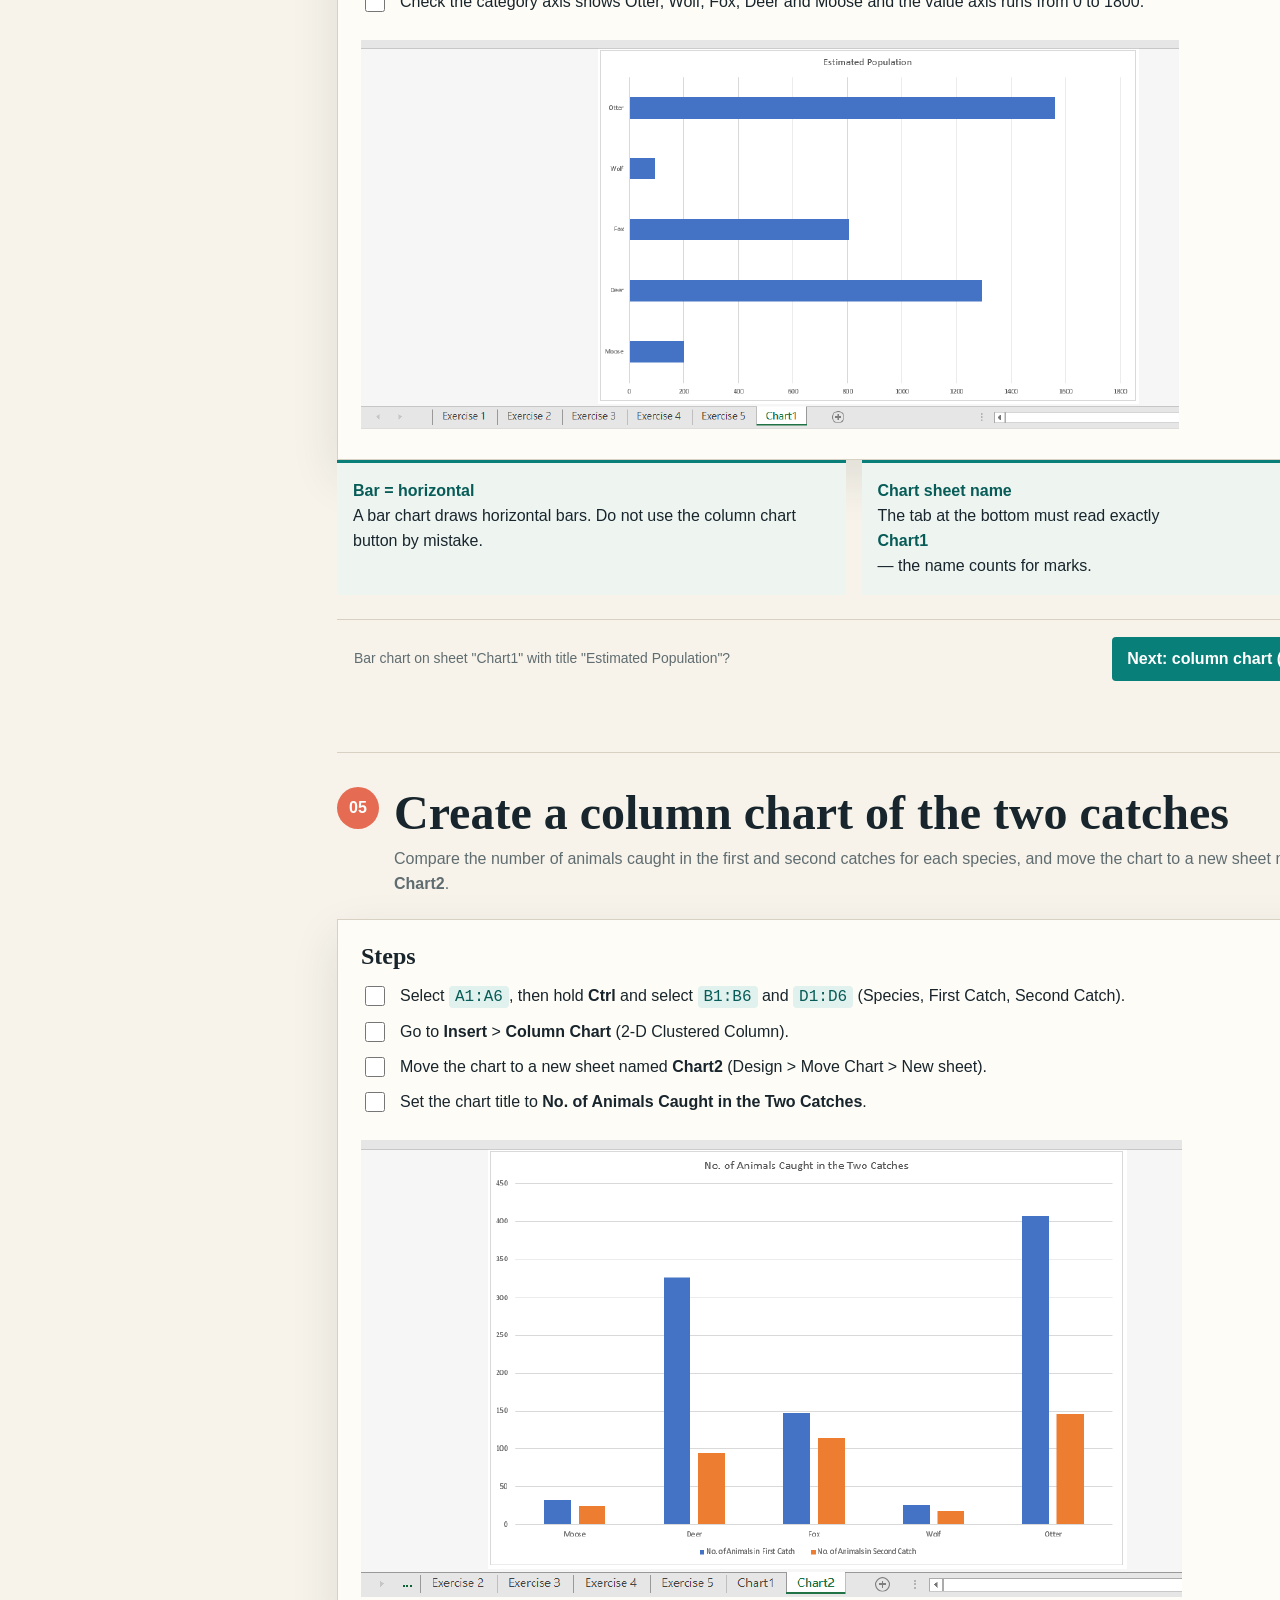
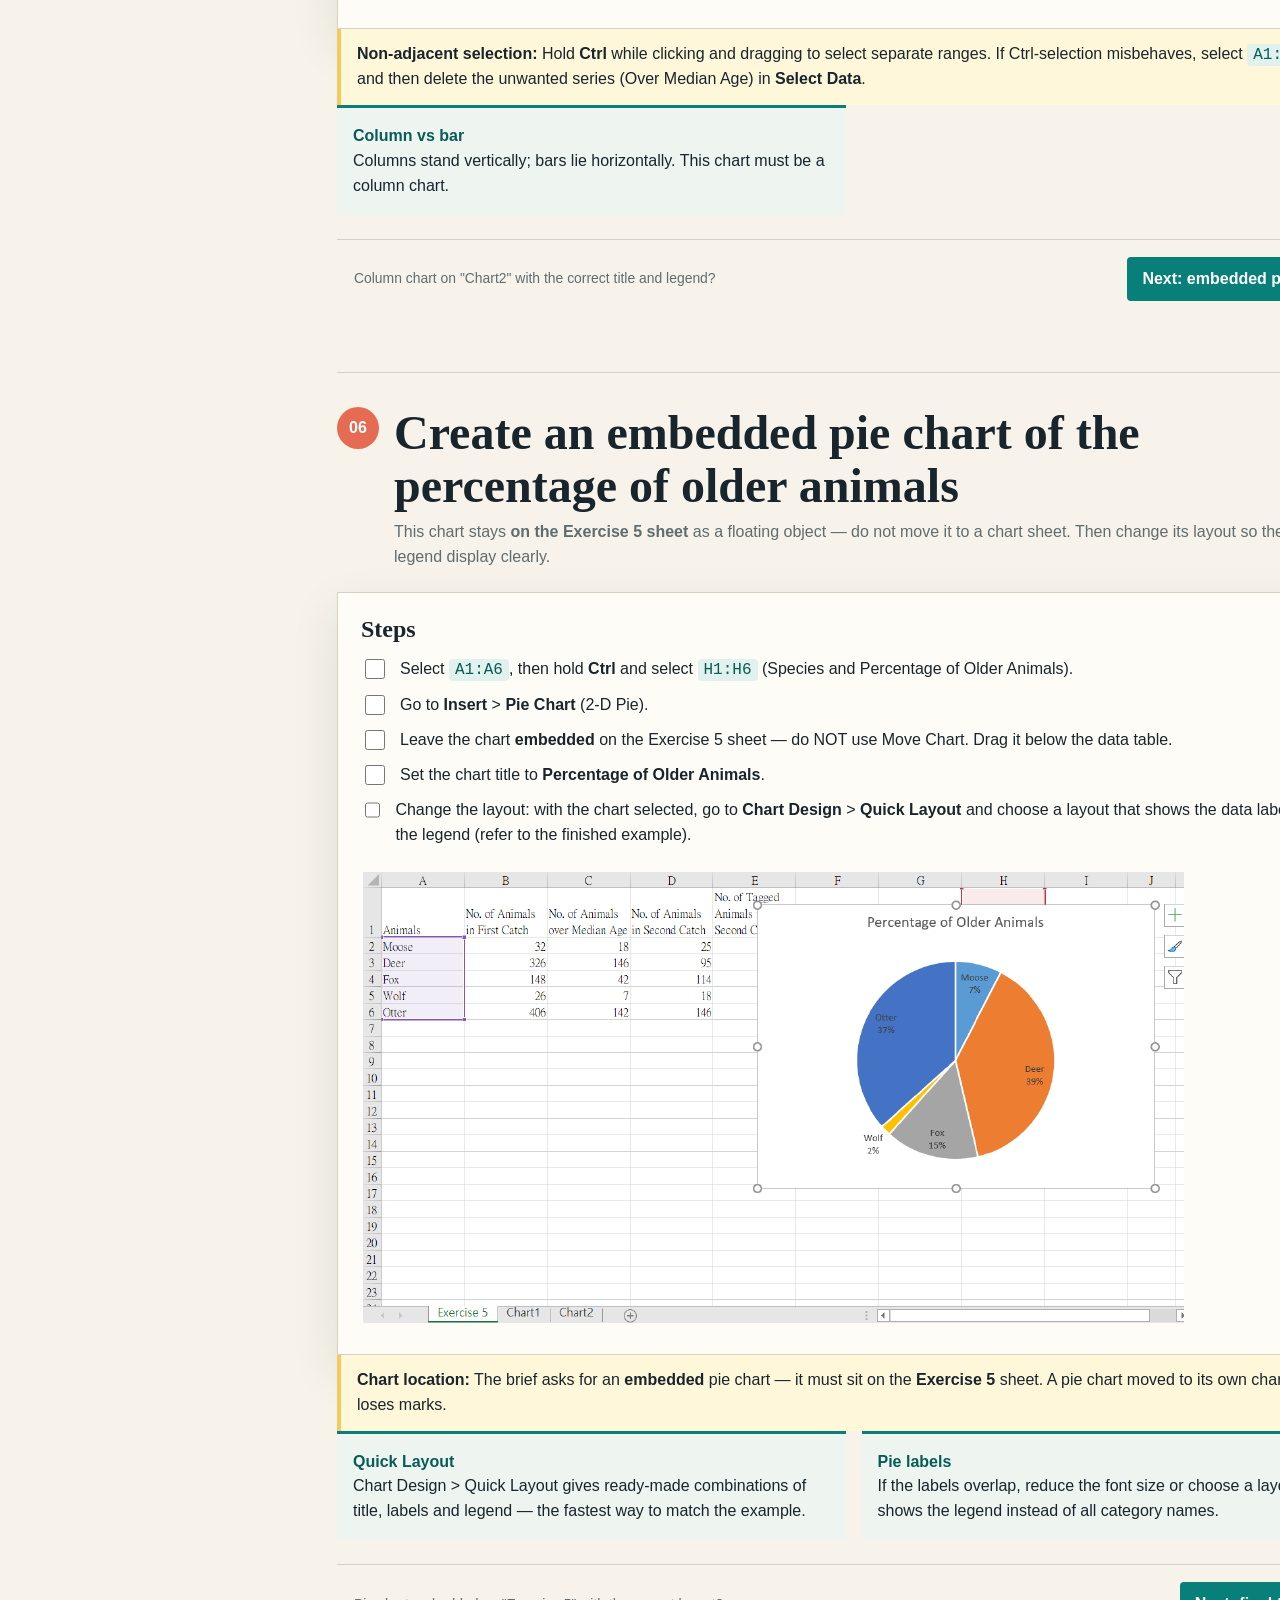
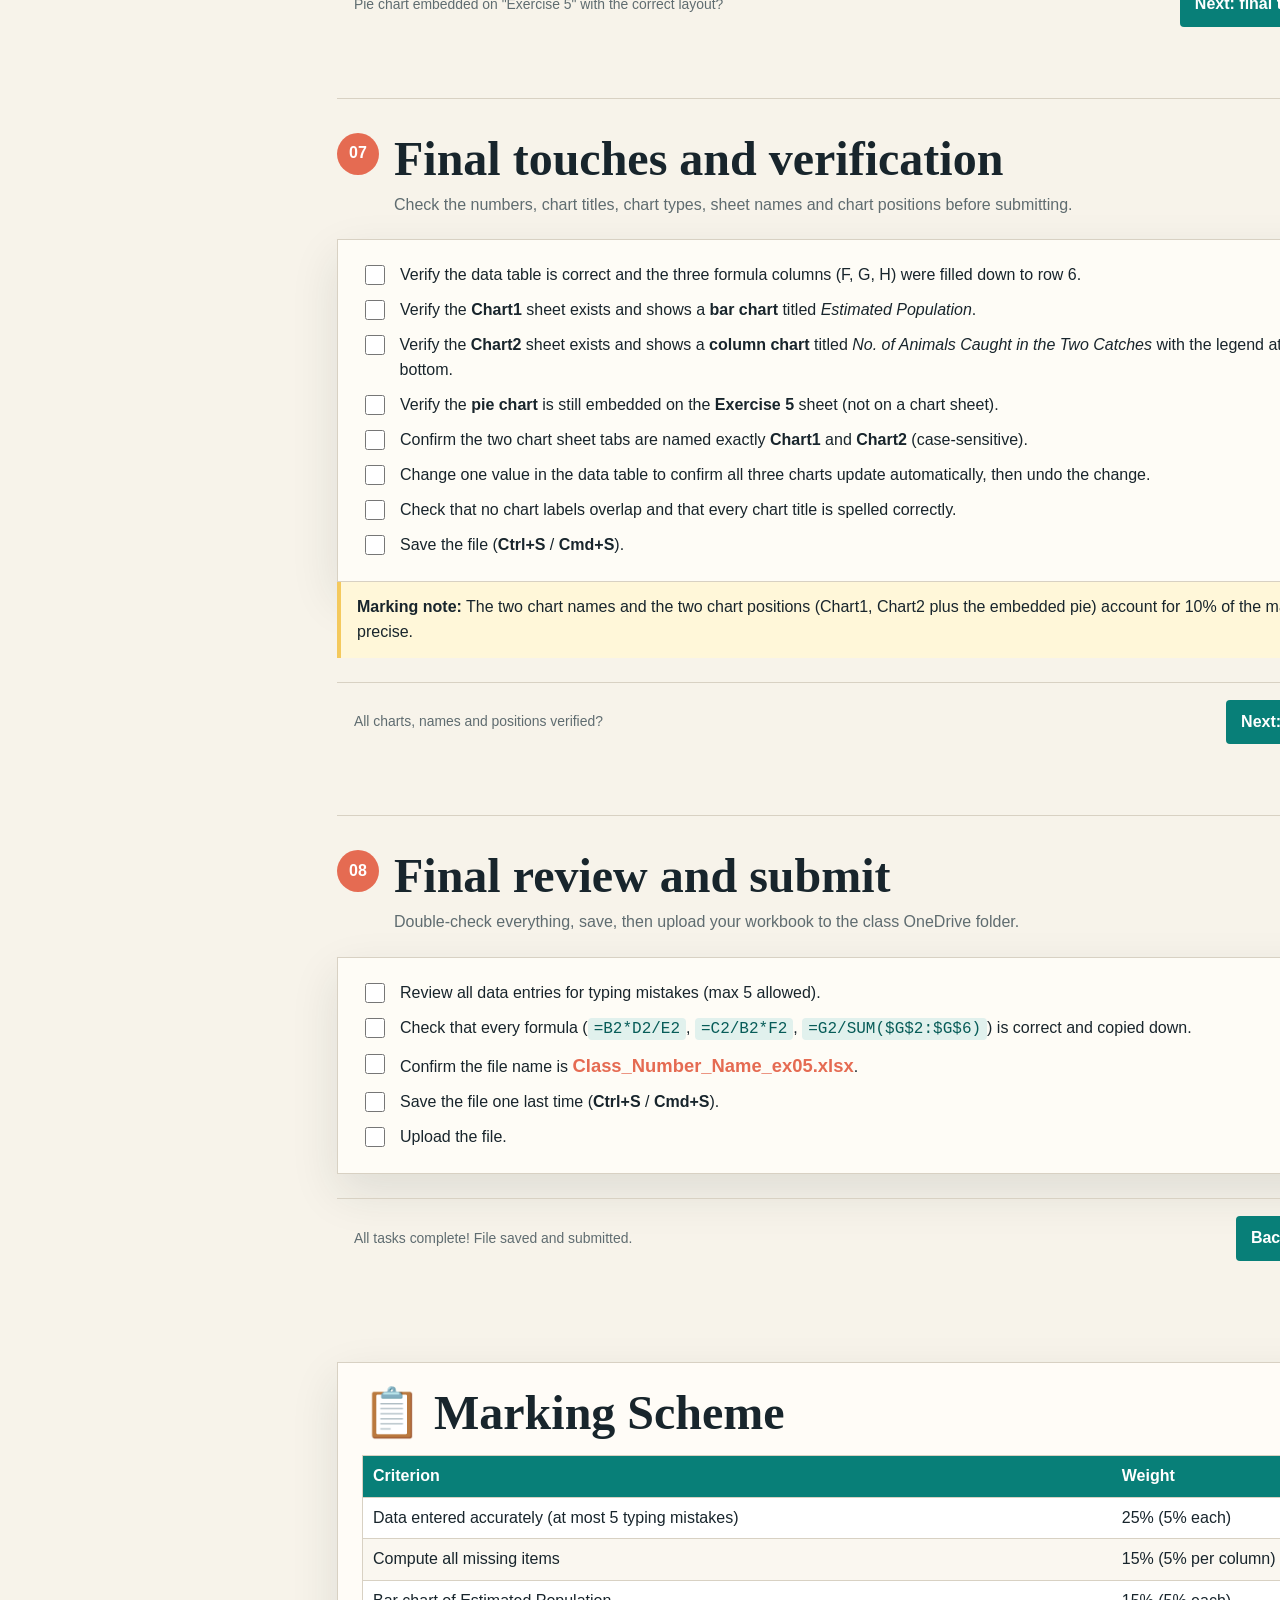
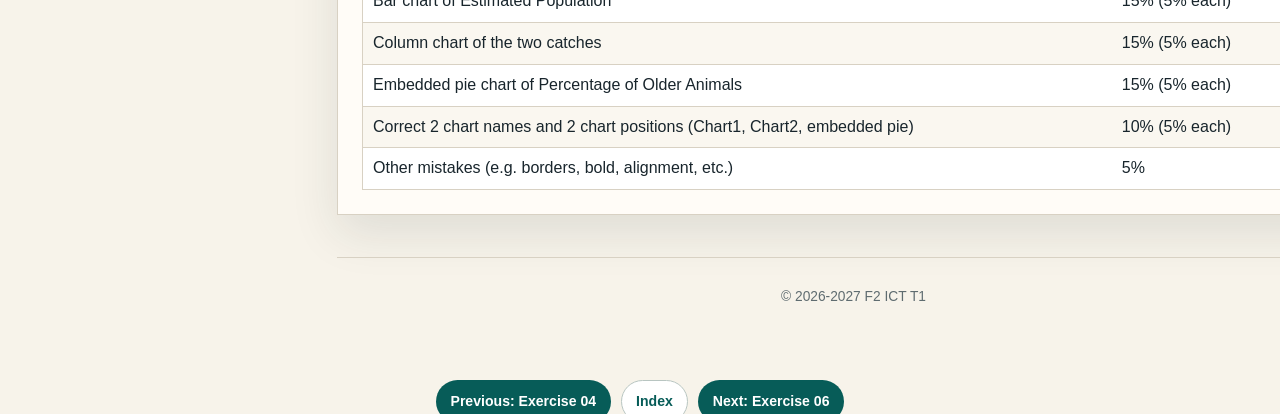
<file: excel-exercise-5-guide.html>
<!doctype html>
<html lang="en">
<head>
    <meta charset="utf-8">
    <meta name="viewport" content="width=device-width, initial-scale=1">
    <title>Excel Exercise 5 | Charts</title>
    <style>
        :root {
            --ink: #18252c;
            --muted: #5f6c70;
            --paper: #f7f3ea;
            --panel: #fffdf8;
            --line: #d8d1c3;
            --teal: #087f78;
            --teal-dark: #075c58;
            --coral: #e56b52;
            --yellow: #f4c95d;
            --green: #27845d;
            --shadow: 0 18px 45px rgba(31, 45, 46, .11);
        }
        * {
            box-sizing: border-box;
        }
        html {
            scroll-behavior: smooth;
        }
        body {
            margin: 0;
            color: var(--ink);
            background: var(--paper);
            font-family: "Trebuchet MS", "Segoe UI", sans-serif;
            line-height: 1.55;
        }
        body::before {
            content: "";
            position: fixed;
            inset: 0;
            z-index: -1;
            opacity: .45;
            pointer-events: none;
            background-image: linear-gradient(rgba(8, 127, 120, .05) 1px, transparent 1px), linear-gradient(90deg, rgba(8, 127, 120, .05) 1px, transparent 1px);
            background-size: 32px 32px;
        }
        .topbar {
            position: sticky;
            top: 0;
            z-index: 5;
            display: flex;
            justify-content: space-between;
            align-items: center;
            gap: 20px;
            padding: 15px clamp(18px, 5vw, 76px);
            color: #fff;
            background: var(--teal-dark);
            box-shadow: 0 4px 18px rgba(7, 92, 88, .2);
        }
        .brand {
            font-weight: 800;
            letter-spacing: .08em;
            font-size: .82rem;
            text-transform: uppercase;
        }
        .progress-wrap {
            display: flex;
            align-items: center;
            gap: 12px;
            font-size: .88rem;
        }
        progress {
            width: 150px;
            height: 8px;
            accent-color: var(--yellow);
        }
        .shell {
            width: min(1120px, calc(100% - 36px));
            margin: 0 auto;
        }
        .hero {
            display: grid;
            grid-template-columns: 1.15fr .85fr;
            gap: 42px;
            align-items: center;
            min-height: 390px;
            padding: 72px 0 54px;
        }
        .eyebrow {
            color: var(--coral);
            font-size: .78rem;
            font-weight: 800;
            letter-spacing: .15em;
            text-transform: uppercase;
        }
        h1,
        h2,
        h3 {
            font-family: Georgia, serif;
            line-height: 1.1;
            margin: 0 0 15px;
        }
        h1 {
            max-width: 650px;
            font-size: clamp(2.8rem, 6vw, 5.6rem);
            letter-spacing: -.04em;
        }
        h2 {
            font-size: clamp(2rem, 4vw, 3rem);
        }
        h3 {
            font-size: 1.5rem;
        }
        .hero p {
            max-width: 650px;
            color: var(--muted);
            font-size: 1.1rem;
        }
        .hero-art {
            position: relative;
            min-height: 260px;
        }
        .hero-art::before {
            content: "";
            position: absolute;
            width: 220px;
            height: 220px;
            right: 5%;
            top: 4%;
            border-radius: 50%;
            background: var(--yellow);
        }
        .hero-art::after {
            content: "";
            position: absolute;
            width: 130px;
            height: 130px;
            left: 8%;
            bottom: 5%;
            border-radius: 50%;
            background: var(--coral);
        }
        .sheet-mark {
            position: absolute;
            z-index: 1;
            inset: 45px 7% 15px 12%;
            padding: 20px;
            border: 2px solid var(--ink);
            background: var(--panel);
            box-shadow: 12px 13px 0 var(--teal);
            transform: rotate(-4deg);
        }
        .sheet-mark strong {
            display: block;
            margin-bottom: 13px;
            font: 700 1.25rem Georgia, serif;
        }
        .mini-grid {
            display: grid;
            grid-template-columns: repeat(5, 1fr);
            border-top: 1px solid var(--line);
            border-left: 1px solid var(--line);
        }
        .mini-grid span {
            min-height: 28px;
            padding: 5px;
            border-right: 1px solid var(--line);
            border-bottom: 1px solid var(--line);
            font-size: .7rem;
        }
        .mini-grid span:nth-child(-n+5) {
            background: #d9efeb;
            font-weight: bold;
        }
        .layout {
            display: grid;
            grid-template-columns: 215px 1fr;
            gap: 42px;
            align-items: start;
        }
        .toc {
            position: sticky;
            top: 76px;
            padding: 20px 0;
        }
        .toc h3 {
            font-size: 1rem;
            font-family: "Trebuchet MS", sans-serif;
            text-transform: uppercase;
            letter-spacing: .08em;
        }
        .toc a {
            display: block;
            padding: 8px 0 8px 13px;
            color: var(--muted);
            border-left: 2px solid var(--line);
            text-decoration: none;
            font-size: .9rem;
        }
        .toc a:hover,
        .toc a:focus {
            color: var(--teal);
            border-left-color: var(--teal);
        }
        .step {
            scroll-margin-top: 90px;
            padding: 34px 0 54px;
            border-top: 1px solid var(--line);
        }
        .step-heading {
            display: flex;
            align-items: flex-start;
            gap: 15px;
        }
        .step-number {
            display: grid;
            place-items: center;
            flex: 0 0 42px;
            width: 42px;
            height: 42px;
            color: #fff;
            background: var(--coral);
            border-radius: 50%;
            font-weight: 800;
        }
        .step-heading h2 {
            margin-bottom: 7px;
        }
        .step-lead {
            margin: 0 0 22px;
            color: var(--muted);
        }
        .card {
            padding: 23px;
            border: 1px solid var(--line);
            background: rgba(255, 253, 248, .88);
            box-shadow: var(--shadow);
        }
        .card+.card {
            margin-top: 18px;
        }
        .action-list {
            display: grid;
            gap: 10px;
            margin: 0;
            padding: 0;
            list-style: none;
        }
        label.check {
            display: flex;
            align-items: flex-start;
            gap: 12px;
            cursor: pointer;
        }
        label.check input {
            width: 20px;
            height: 20px;
            margin-top: 2px;
            accent-color: var(--teal);
        }
        label.check input:checked+span {
            color: var(--muted);
            text-decoration: line-through;
        }
        code,
        .formula {
            font-family: Consolas, monospace;
        }
        code {
            padding: 2px 6px;
            color: var(--teal-dark);
            background: #e1f1ed;
            border-radius: 4px;
        }
        .formula {
            display: inline-block;
            padding: 13px 17px;
            margin: 4px 0;
            color: #fff;
            background: var(--teal-dark);
            border-radius: 5px;
            font-size: 1.07rem;
        }
        .note {
            border-left: 4px solid var(--yellow);
            padding: 13px 16px;
            background: #fff7d9;
        }
        .filename {
            font-size: 1.15rem;
            font-weight: 800;
            color: var(--coral);
        }
        .data-table,
        .workbook {
            width: 100%;
            border-collapse: collapse;
        }
        .data-table {
            font-size: .86rem;
        }
        .data-table th,
        .data-table td {
            padding: 8px 7px;
            text-align: left;
            border: 1px solid var(--line);
        }
        .data-table th {
            color: #fff;
            background: var(--teal);
        }
        .data-table td:nth-child(2),
        .data-table td:nth-child(3),
        .data-table td:nth-child(4) {
            text-align: right;
        }
        .data-table td:nth-child(3) {
            color: var(--teal-dark);
        }
        .workbook-wrap {
            overflow-x: auto;
            margin-top: 18px;
            border: 1px solid #aeb9b5;
            box-shadow: var(--shadow);
        }
        .workbook {
            min-width: 940px;
            table-layout: fixed;
            font-family: Calibri, Arial, sans-serif;
            font-size: .78rem;
            background: #fff;
        }
        .workbook th,
        .workbook td {
            height: 31px;
            padding: 5px 6px;
            border: 1px solid #c9d2cf;
        }
        .workbook thead th {
            color: #586c6a;
            background: #e8efec;
            text-align: center;
            font-weight: 400;
        }
        .workbook .corner {
            width: 37px;
        }
        .workbook .rowhead {
            width: 37px;
            color: #586c6a;
            background: #e8efec;
            text-align: center;
            font-weight: 400;
        }
        .workbook .title {
            font-weight: 700;
            text-align: center;
            color: #163b38;
            background: #e1f1ed;
        }
        .workbook .header {
            text-align: center;
            font-weight: 700;
            background: #d3e8e3;
        }
        .workbook .currency {
            text-align: right;
        }
        .workbook .percent {
            color: var(--teal-dark);
        }
        .workbook .center {
            text-align: center;
        }
        .workbook .formula-cell {
            background: #fff4c9;
            color: #8c5e00;
        }
        .workbook .italic {
            font-style: italic;
        }
        .workbook .bold {
            font-weight: 700;
        }
        .legend {
            display: flex;
            flex-wrap: wrap;
            gap: 14px;
            margin-top: 13px;
            color: var(--muted);
            font-size: .83rem;
        }
        .legend span::before {
            content: "";
            display: inline-block;
            width: 11px;
            height: 11px;
            margin-right: 5px;
            border: 1px solid #c9d2cf;
            vertical-align: -1px;
        }
        .legend .formula-key::before {
            background: #fff4c9;
        }
        .legend .chart-key::before {
            background: #d9efeb;
            content: "📊";
            font-size: 9px;
            line-height: 11px;
            text-align: center;
        }
        .toolbar {
            display: flex;
            flex-wrap: wrap;
            gap: 7px;
            padding: 12px;
            margin: 15px 0;
            border: 1px solid #bbc7c3;
            background: #f2f6f4;
        }
        .tool {
            padding: 7px 10px;
            color: #405654;
            border: 1px solid #b8c5c1;
            border-radius: 4px;
            background: #fff;
            font-size: .81rem;
        }
        .tool.primary {
            color: #fff;
            background: var(--teal);
            border-color: var(--teal);
        }
        .tool.accent {
            color: #6e5100;
            background: #ffe9a5;
            border-color: #e2bd4a;
        }
        .tip-grid {
            display: grid;
            grid-template-columns: repeat(2, 1fr);
            gap: 16px;
        }
        .tip {
            padding: 16px;
            background: #eef5f1;
            border-top: 3px solid var(--teal);
        }
        .tip strong {
            display: block;
            color: var(--teal-dark);
        }
        .done {
            display: flex;
            justify-content: space-between;
            align-items: center;
            gap: 18px;
            margin-top: 24px;
            padding: 17px;
            border-top: 1px solid var(--line);
        }
        .done-status {
            color: var(--muted);
            font-size: .87rem;
        }
        .step-complete {
            border-color: var(--green) !important;
        }
        .next-button {
            padding: 10px 15px;
            border: 0;
            color: #fff;
            background: var(--teal);
            border-radius: 4px;
            cursor: pointer;
            font: inherit;
            font-weight: 700;
        }
        .next-button:hover {
            background: var(--teal-dark);
        }
        .marking {
            width: 100%;
            border-collapse: collapse;
            border: 1px solid var(--line);
            background: #fff;
        }
        .marking th,
        .marking td {
            padding: 8px 10px;
            text-align: left;
            border-bottom: 1px solid var(--line);
        }
        .marking thead th {
            background: var(--teal);
            color: #fff;
        }
        .marking tbody tr:nth-child(even) {
            background: #faf7f0;
        }
        .section-block {
            margin-top: 30px;
            border: 1px solid var(--line);
            background: rgba(255, 253, 248, .92);
            padding: 24px;
            box-shadow: var(--shadow);
        }
        .section-block h2 {
            font-family: Georgia, serif;
        }
        footer {
            margin-top: 42px;
            padding: 28px 0 48px;
            color: var(--muted);
            border-top: 1px solid var(--line);
            font-size: .86rem;
            text-align: center;
        }
        .pager-nav {
            margin-top: 24px;
            display: flex;
            flex-wrap: wrap;
            justify-content: center;
            gap: 10px;
        }
        .pager-link {
            text-decoration: none;
            color: #fff;
            background: var(--teal-dark);
            padding: 10px 14px;
            border-radius: 999px;
            font-weight: 700;
            border: 1px solid rgba(7, 92, 88, .3);
            font-size: .88rem;
        }
        .pager-link.home {
            background: #fff;
            color: var(--teal-dark);
            border-color: #b8c5c1;
        }
        .chart-preview {
            display: flex;
            gap: 12px;
            justify-content: center;
            margin: 12px 0;
        }
        .chart-box {
            width: 80px;
            height: 80px;
            border: 1px solid var(--line);
            background: #fff;
            display: flex;
            flex-direction: column;
            align-items: center;
            justify-content: center;
            font-size: 2rem;
            border-radius: 6px;
        }
        .chart-box span {
            font-size: .6rem;
            color: var(--muted);
        }
        .submit-link {
            display: block;
            margin: 12px 0 4px;
            padding: 12px 14px;
            border: 1px dashed var(--teal);
            background: #eef5f1;
            color: var(--teal-dark);
            font-family: Consolas, monospace;
            font-size: .82rem;
            word-break: break-all;
            text-decoration: none;
        }
        .submit-link:hover {
            background: #e1f1ed;
        }
        @media (max-width: 820px) {
            .hero {
                grid-template-columns: 1fr;
                padding-top: 46px;
            }
            .hero-art {
                min-height: 220px;
            }
            .layout {
                grid-template-columns: 1fr;
                gap: 0;
            }
            .toc {
                position: static;
                display: flex;
                overflow-x: auto;
                gap: 15px;
                padding: 0 0 20px;
            }
            .toc h3 {
                display: none;
            }
            .toc a {
                flex: 0 0 auto;
                border-left: 0;
                border-bottom: 2px solid var(--line);
            }
            .tip-grid {
                grid-template-columns: 1fr;
            }
            .done {
                align-items: flex-start;
                flex-direction: column;
            }
            .chart-preview {
                flex-wrap: wrap;
            }
        }
        @media (max-width: 500px) {
            .topbar {
                align-items: flex-start;
                flex-direction: column;
                gap: 7px;
            }
            progress {
                width: 115px;
            }
            .hero-art {
                min-height: 195px;
            }
            .sheet-mark {
                inset: 26px 2% 12px 7%;
            }
            .card {
                padding: 17px;
            }
        }
    </style>
</head>
<body>
    <header class="topbar">
        <div class="brand">Excel practice / Exercise 05</div>
        <div class="progress-wrap"><span id="progressText">0 of 8 steps complete</span><progress id="progress" value="0" max="8"></progress></div>
    </header>

    <main class="shell">
        <section class="hero">
            <div>
                <div class="eyebrow">A guided worksheet build</div>
                <h1>Excel Exercise 5</h1>
                <p>Naturalists trapped animals on an island, tagged them, released them, then counted the tagged animals in a second catch. Follow the sequence, tick each action as you complete it in Excel, and build a worksheet that estimates each species' population — then present the results with a bar chart, a column chart and an embedded pie chart.</p>
            </div>
            <div class="hero-art" aria-hidden="true">
                <div class="sheet-mark">
                    <strong>CHARTS DEMO</strong>
                    <div class="chart-preview">
                        <div class="chart-box">📊<span>Bar → Chart1</span></div>
                        <div class="chart-box">📊<span>Column → Chart2</span></div>
                        <div class="chart-box">🍩<span>Pie (embedded)</span></div>
                    </div>
                    <div style="margin-top:6px;font-size:.7rem;color:var(--muted);">Insert → Chart → Move Chart</div>
                </div>
            </div>
        </section>

        <div class="layout">
            <nav class="toc" aria-label="Guide steps">
                <h3>Route</h3>
                <a href="#step-1">01 New sheet &amp; save</a>
                <a href="#step-2">02 Prepare data</a>
                <a href="#step-3">03 Compute estimates</a>
                <a href="#step-4">04 Bar chart (Chart1)</a>
                <a href="#step-5">05 Column chart (Chart2)</a>
                <a href="#step-6">06 Embedded pie chart</a>
                <a href="#step-7">07 Final touches</a>
                <a href="#step-8">08 Submit</a>
                <a href="#marking-scheme">09 Marking Scheme</a>
            </nav>

            <div>
                <!-- STEP 1 -->
                <section class="step" id="step-1">
                    <div class="step-heading"><span class="step-number">01</span><div><h2>Create the Exercise 5 sheet and save</h2><p class="step-lead">Add a new spreadsheet called <strong>Exercise 5</strong> to the same workbook as your previous exercises, then save the file with the new exercise number.</p></div></div>
                    <div class="card"><div class="action-list">
                        <label class="check"><input type="checkbox"><span>Open the workbook that already contains Exercise 1 – Exercise 4 (or a blank workbook).</span></label>
                        <label class="check"><input type="checkbox"><span>Click the <strong>+</strong> button to insert a new worksheet.</span></label>
                        <label class="check"><input type="checkbox"><span>Double-click the new sheet tab and rename it <strong>Exercise 5</strong>.</span></label>
                        <label class="check"><input type="checkbox"><span>Select <strong>File &gt; Save As</strong> and name the file <span class="filename">Class_Number_Name_ex05</span>.</span></label>
                        <label class="check"><input type="checkbox"><span>Ensure the suffix is exactly <code>_ex05</code> and keep the <code>.xlsx</code> format.</span></label>
                    </div></div>
                    <div class="note"><strong>Example:</strong> <code>F2X_01_YourName_ex05.xlsx</code>. The new sheet must be named exactly <strong>Exercise 5</strong> — the pie chart will be embedded on it later.</div>
                    <div class="done"><span class="done-status">Sheet "Exercise 5" created and file saved?</span><button class="next-button" data-next="step-2">Next: prepare data</button></div>
                </section>

                <!-- STEP 2 -->
                <section class="step" id="step-2">
                    <div class="step-heading"><span class="step-number">02</span><div><h2>Prepare the data worksheet</h2><p class="step-lead">Create a new spreadsheet and rename it as Exercise 5. On the <strong>Exercise 5</strong> sheet, enter the naturalists' capture–recapture data: species names, first catch, number over median age, second catch and number of tagged animals recaptured.</p><p class="step-lead">Several naturalists are conducting a study of the interrelationships among five animal species on the island. The naturalists trapped animals, determined their ages, tagged the animals, and released them. Later, a second collection of animals was caught and the number of tagged animals was counted. The naturalists then tabulated/charted their data.</p></div></div>
                    <div class="card">
                        <h3>Data to enter</h3>
                        <div class="workbook-wrap">
                            <table class="workbook">
                                <thead><tr><th>A</th><th>B</th><th>C</th><th>D</th><th>E</th><th>F</th><th>G</th><th>H</th></tr></thead>
                                <tbody>
                                    <tr><td class="header">Animals</td><td class="header">No. of Animals in First Catch</td><td class="header">No. of Animals Over Median Age</td><td class="header">No. of Animals in Second Catch</td><td class="header">No. of Tagged Animals in Second Catch</td><td class="header">Estimated Population</td><td class="header">Estimated Older Animals</td><td class="header">Percentage of Older Animals</td></tr>
                                    <tr><td>Moose</td><td class="center">32</td><td class="center">18</td><td class="center">25</td><td class="center">4</td><td class="center formula-cell"></td><td class="center formula-cell"></td><td class="center percent formula-cell"></td></tr>
                                    <tr><td>Deer</td><td class="center">326</td><td class="center">146</td><td class="center">95</td><td class="center">24</td><td class="center formula-cell"></td><td class="center formula-cell"></td><td class="center percent formula-cell"></td></tr>
                                    <tr><td>Fox</td><td class="center">148</td><td class="center">42</td><td class="center">114</td><td class="center">21</td><td class="center formula-cell"></td><td class="center formula-cell"></td><td class="center percent formula-cell"></td></tr>
                                    <tr><td>Wolf</td><td class="center">26</td><td class="center">7</td><td class="center">18</td><td class="center">5</td><td class="center formula-cell"></td><td class="center formula-cell"></td><td class="center percent formula-cell"></td></tr>
                                    <tr><td>Otter</td><td class="center">406</td><td class="center">142</td><td class="center">146</td><td class="center">38</td><td class="center formula-cell"></td><td class="center formula-cell"></td><td class="center percent formula-cell"></td></tr>
                                </tbody>
                            </table>
                        </div>
                        <div class="legend"><span class="formula-key">Columns F, G and H are formulas (Step 3)</span><span>Columns A–E are typed by you</span><span class="chart-key">Values in F–H shown rounded to 1 decimal</span></div>
                    </div>
                    <div class="card"><div class="action-list">
                        <label class="check"><input type="checkbox"><span>In row 1, type the headers: <strong>Animals</strong> (A1), <strong>No. of Animals in First Catch</strong> (B1), <strong>No. of Animals Over Median Age</strong> (C1), <strong>No. of Animals in Second Catch</strong> (D1), <strong>No. of Tagged Animals in Second Catch</strong> (E1).</span></label>
                        <label class="check"><input type="checkbox"><span>Leave F1, G1 and H1 for now — those headers are typed in Step 3 (or type them now): <strong>Estimated Population</strong>, <strong>Estimated Older Animals</strong>, <strong>Percentage of Older Animals</strong>.</span></label>
                        <label class="check"><input type="checkbox"><span>Type the species in A2:A6 — Moose, Deer, Fox, Wolf, Otter.</span></label>
                        <label class="check"><input type="checkbox"><span>Type the first catch counts (32, 326, 148, 26, 406) in B2:B6.</span></label>
                        <label class="check"><input type="checkbox"><span>Type the animals over median age (18, 146, 42, 7, 142) in C2:C6.</span></label>
                        <label class="check"><input type="checkbox"><span>Type the second catch counts (25, 95, 114, 18, 146) in D2:D6.</span></label>
                        <label class="check"><input type="checkbox"><span>Type the tagged animals in the second catch (4, 24, 21, 5, 38) in E2:E6.</span></label>
                        <label class="check"><input type="checkbox"><span>Apply basic formatting: bold headers, centre B:E, and add borders around the table.</span></label>
                    </div>
                        <br>
                        <img src="images/ex05_img01.png" alt=""></div>
                    <div class="note"><strong>Typing check:</strong> Double-check all numbers against the brief. At most 5 typing mistakes are allowed in the marking scheme.</div>
                    <div class="done"><span class="done-status">Data entered on sheet "Exercise 5"?</span><button class="next-button" data-next="step-3">Next: compute estimates</button></div>
                </section>

                <!-- STEP 3 -->
                <section class="step" id="step-3">
                    <div class="step-heading"><span class="step-number">03</span><div><h2>Compute the estimated values</h2><p class="step-lead">Use formulas to work out the estimated population, the estimated number of older animals and the percentage of older animals for each species.</p></div></div>
                    <div class="card">
                        <h3>Formulas</h3>
                            <div style="display: flex; align-items: center; justify-content: flex-start; flex-wrap: nowrap; margin-bottom: 30px;">
                                <span style="font-weight: bold; margin-right: 10px; white-space: nowrap;">Estimated Population =</span>
                                <div style="display: inline-flex; flex-direction: column; text-align: center; vertical-align: middle; margin: 0 5px;">
                                    <span style="border-bottom: 2px solid black; padding-bottom: 2px; margin-bottom: 2px; white-space: nowrap; font-weight: bold;">No.of Animals in First Catch &times; No.of Animals in Second Catch</span>
                                    <span style="padding-top: 2px; white-space: nowrap; font-weight: bold;">No.of Tagged Animals in Second Catch</span>
                                </div>
                            </div>
                        <div style="margin:6px 0;color:var(--muted);font-size:.9rem;">i.e. =B2*D2/E2</div>
                        
                        <div style="display: flex; align-items: center; justify-content: flex-start; flex-wrap: nowrap; margin-bottom: 30px;">
                            <span style="font-weight: bold; margin-right: 10px; white-space: nowrap;">Estimated Older Animals =</span>
                            <div style="display: inline-flex; flex-direction: column; text-align: center; vertical-align: middle; margin: 0 5px;">
                                <span style="border-bottom: 2px solid black; padding-bottom: 2px; margin-bottom: 2px; white-space: nowrap; font-weight: bold;">No.of Animals over Median Age</span>
                                <span style="padding-top: 2px; white-space: nowrap; font-weight: bold;">No.of Animals in First Catch</span>
                            </div>
                            <span style="margin: 0 10px; font-size: 20px;">&times;</span>
                            <span style="font-weight: bold;">Estimated Population</span>
                        </div>    
                        
                        <div style="margin:6px 0;color:var(--muted);font-size:.9rem;">i.e. =C2/B2*F2</div>
                        
                        <div style="display: flex; align-items: center; justify-content: flex-start; flex-wrap: nowrap;">
                            <span style="font-weight: bold; margin-right: 10px; white-space: nowrap;">Percentage Older Animals =</span>
                            <div style="display: inline-flex; flex-direction: column; text-align: center; vertical-align: middle; margin: 0 5px;">
                                <span style="border-bottom: 2px solid black; padding-bottom: 2px; margin-bottom: 2px; white-space: nowrap; font-weight: bold;">Estimated Older Animals</span>
                                <span style="padding-top: 2px; white-space: nowrap; font-weight: bold;">Sum of Estimated Older Animals</span>
                            </div>
                        </div>                
                       
                        <div style="margin:6px 0;color:var(--muted);font-size:.9rem;">i.e. =G6/SUM($G$2:$G$6)</div>
                        <div class="action-list">
                            <label class="check"><input type="checkbox"><span>In cell <code>F2</code>, enter <code>=B2*D2/E2</code> to get the estimated population of the Moose.</span></label>
                            <label class="check"><input type="checkbox"><span>Drag the fill handle from F2 down to F6 to copy the formula for all five species.</span></label>
                            <label class="check"><input type="checkbox"><span>In cell <code>G2</code>, enter <code>=C2*F2/B2</code> to get the estimated number of older Moose.</span></label>
                            <label class="check"><input type="checkbox"><span>Drag the fill handle from G2 down to G6.</span></label>
                            <label class="check"><input type="checkbox"><span>In cell <code>H2</code>, enter <code>=G6/SUM($G$2:$G$6)</code> and drag down to H6.</span></label>
                        </div>
                        <br>
                        <img src="images/ex05_img02.png" alt="">
                    </div>
                    <div class="done"><span class="done-status">All three formula columns filled down?</span><button class="next-button" data-next="step-4">Next: bar chart (Chart1)</button></div>
                </section>

                <!-- STEP 4 -->
                <section class="step" id="step-4">
                    <div class="step-heading"><span class="step-number">04</span><div><h2>Create a bar chart of Estimated Population</h2><p class="step-lead">Select the species and the estimated population with the five animal species on the island, insert a bar chart, and move it to a new chart sheet named <strong>Chart1</strong>.</p></div></div>
                    <div class="card">
                        <h3>Steps</h3>
                        <div class="action-list">
                            <label class="check"><input type="checkbox"><span>Select the range <code>A1:A6</code> (the species, including the header).</span></label>
                            <label class="check"><input type="checkbox"><span>Hold <strong>Ctrl</strong> and also select <code>F1:F6</code> (Estimated Population, including the header).</span></label>
                            <label class="check"><input type="checkbox"><span>Go to the <strong>Insert</strong> tab &gt; <strong>Bar Chart</strong> (2-D Clustered Bar).<br><img src="images/ex05_img06.png" alt=""></span></label>
                            <label class="check"><input type="checkbox"><span>With the chart selected, go to <strong>Design</strong> tab &gt; <strong>Move Chart</strong>.<br><img src="images/ex05_img07.png" alt=""></span></label>
                            <label class="check"><input type="checkbox"><span>Choose <strong>New sheet</strong> and type the name <strong>Chart1</strong>, then click OK.<br><img src="images/ex05_img08.png" alt=""></span></label>
                            <label class="check"><input type="checkbox"><span>Set the chart title to <strong>Estimated Population</strong> (Design &gt; Add Chart Element &gt; Chart Title &gt; Above Chart).</span></label>
                            <label class="check"><input type="checkbox"><span>Check the category axis shows Otter, Wolf, Fox, Deer and Moose and the value axis runs from 0 to 1800.</span></label>
                        </div>                        
                        <br>
                        <img src="images/ex05_img03.png" alt="">
                    </div>
                    <div class="tip-grid">
                        <div class="tip"><strong>Bar = horizontal</strong><span>A bar chart draws horizontal bars. Do not use the column chart button by mistake.</span></div>
                        <div class="tip"><strong>Chart sheet name</strong><span>The tab at the bottom must read exactly <strong>Chart1</strong> — the name counts for marks.</span></div>
                    </div>
                    <div class="done"><span class="done-status">Bar chart on sheet "Chart1" with title "Estimated Population"?</span><button class="next-button" data-next="step-5">Next: column chart (Chart2)</button></div>
                </section>

                <!-- STEP 5 -->
                <section class="step" id="step-5">
                    <div class="step-heading"><span class="step-number">05</span><div><h2>Create a column chart of the two catches</h2><p class="step-lead">Compare the number of animals caught in the first and second catches for each species, and move the chart to a new sheet named <strong>Chart2</strong>.</p></div></div>
                    <div class="card">
                        <h3>Steps</h3>
                        <div class="action-list">
                            <label class="check"><input type="checkbox"><span>Select <code>A1:A6</code>, then hold <strong>Ctrl</strong> and select <code>B1:B6</code> and <code>D1:D6</code> (Species, First Catch, Second Catch).</span></label>
                            <label class="check"><input type="checkbox"><span>Go to <strong>Insert</strong> &gt; <strong>Column Chart</strong> (2-D Clustered Column).</span></label>
                            <label class="check"><input type="checkbox"><span>Move the chart to a new sheet named <strong>Chart2</strong> (Design &gt; Move Chart &gt; New sheet).</span></label>
                            <label class="check"><input type="checkbox"><span>Set the chart title to <strong>No. of Animals Caught in the Two Catches</strong>.</span></label>
                        </div>
                        <br>
                        <img src="images/ex05_img04.png" alt="">
                    </div>
                    <div class="note"><strong>Non-adjacent selection:</strong> Hold <strong>Ctrl</strong> while clicking and dragging to select separate ranges. If Ctrl-selection misbehaves, select <code>A1:D6</code> first and then delete the unwanted series (Over Median Age) in <strong>Select Data</strong>.</div>
                    <div class="tip-grid">
                        <div class="tip"><strong>Column vs bar</strong><span>Columns stand vertically; bars lie horizontally. This chart must be a column chart.</span></div>
                    </div>
                    <div class="done"><span class="done-status">Column chart on "Chart2" with the correct title and legend?</span><button class="next-button" data-next="step-6">Next: embedded pie chart</button></div>
                </section>

                <!-- STEP 6 -->
                <section class="step" id="step-6">
                    <div class="step-heading"><span class="step-number">06</span><div><h2>Create an embedded pie chart of the percentage of older animals</h2><p class="step-lead">This chart stays <strong>on the Exercise 5 sheet</strong> as a floating object — do not move it to a chart sheet. Then change its layout so the labels and legend display clearly.</p></div></div>
                    <div class="card">
                        <h3>Steps</h3>
                        <div class="action-list">
                            <label class="check"><input type="checkbox"><span>Select <code>A1:A6</code>, then hold <strong>Ctrl</strong> and select <code>H1:H6</code> (Species and Percentage of Older Animals).</span></label>
                            <label class="check"><input type="checkbox"><span>Go to <strong>Insert</strong> &gt; <strong>Pie Chart</strong> (2-D Pie).</span></label>
                            <label class="check"><input type="checkbox"><span>Leave the chart <strong>embedded</strong> on the Exercise 5 sheet — do NOT use Move Chart. Drag it below the data table.</span></label>
                            <label class="check"><input type="checkbox"><span>Set the chart title to <strong>Percentage of Older Animals</strong>.</span></label>
                            <label class="check"><input type="checkbox"><span>Change the layout: with the chart selected, go to <strong>Chart Design</strong> &gt; <strong>Quick Layout</strong> and choose a layout that shows the data labels and the legend (refer to the finished example).</span></label>
                        </div>
                        <br>
                        <img src="images/ex05_img05.png" alt="">
                    </div>
                    <div class="note"><strong>Chart location:</strong> The brief asks for an <strong>embedded</strong> pie chart — it must sit on the <strong>Exercise 5</strong> sheet. A pie chart moved to its own chart sheet loses marks.</div>
                    <div class="tip-grid">
                        <div class="tip"><strong>Quick Layout</strong><span>Chart Design &gt; Quick Layout gives ready-made combinations of title, labels and legend — the fastest way to match the example.</span></div>
                        <div class="tip"><strong>Pie labels</strong><span>If the labels overlap, reduce the font size or choose a layout that shows the legend instead of all category names.</span></div>
                    </div>
                    <div class="done"><span class="done-status">Pie chart embedded on "Exercise 5" with the correct layout?</span><button class="next-button" data-next="step-7">Next: final touches</button></div>
                </section>

                <!-- STEP 7 -->
                <section class="step" id="step-7">
                    <div class="step-heading"><span class="step-number">07</span><div><h2>Final touches and verification</h2><p class="step-lead">Check the numbers, chart titles, chart types, sheet names and chart positions before submitting.</p></div></div>
                    <div class="card"><div class="action-list">
                        <label class="check"><input type="checkbox"><span>Verify the data table is correct and the three formula columns (F, G, H) were filled down to row 6.</span></label>
                        <label class="check"><input type="checkbox"><span>Verify the <strong>Chart1</strong> sheet exists and shows a <strong>bar chart</strong> titled <em>Estimated Population</em>.</span></label>
                        <label class="check"><input type="checkbox"><span>Verify the <strong>Chart2</strong> sheet exists and shows a <strong>column chart</strong> titled <em>No. of Animals Caught in the Two Catches</em> with the legend at the bottom.</span></label>
                        <label class="check"><input type="checkbox"><span>Verify the <strong>pie chart</strong> is still embedded on the <strong>Exercise 5</strong> sheet (not on a chart sheet).</span></label>
                        <label class="check"><input type="checkbox"><span>Confirm the two chart sheet tabs are named exactly <strong>Chart1</strong> and <strong>Chart2</strong> (case‑sensitive).</span></label>
                        <label class="check"><input type="checkbox"><span>Change one value in the data table to confirm all three charts update automatically, then undo the change.</span></label>
                        <label class="check"><input type="checkbox"><span>Check that no chart labels overlap and that every chart title is spelled correctly.</span></label>
                        <label class="check"><input type="checkbox"><span>Save the file (<strong>Ctrl+S</strong> / <strong>Cmd+S</strong>).</span></label>
                    </div></div>
                    <div class="note"><strong>Marking note:</strong> The two chart names and the two chart positions (Chart1, Chart2 plus the embedded pie) account for 10% of the marks — be precise.</div>
                    <div class="done"><span class="done-status">All charts, names and positions verified?</span><button class="next-button" data-next="step-8">Next: submit</button></div>
                </section>

                <!-- STEP 8 -->
                <section class="step" id="step-8">
                    <div class="step-heading"><span class="step-number">08</span><div><h2>Final review and submit</h2><p class="step-lead">Double‑check everything, save, then upload your workbook to the class OneDrive folder.</p></div></div>
                    <div class="card"><div class="action-list">
                        <label class="check"><input type="checkbox"><span>Review all data entries for typing mistakes (max 5 allowed).</span></label>
                        <label class="check"><input type="checkbox"><span>Check that every formula (<code>=B2*D2/E2</code>, <code>=C2/B2*F2</code>, <code>=G2/SUM($G$2:$G$6)</code>) is correct and copied down.</span></label>
                        <label class="check"><input type="checkbox"><span>Confirm the file name is <span class="filename">Class_Number_Name_ex05.xlsx</span>.</span></label>
                        <label class="check"><input type="checkbox"><span>Save the file one last time (<strong>Ctrl+S</strong> / <strong>Cmd+S</strong>).</span></label>
                        <label class="check"><input type="checkbox"><span>Upload the file.</span></label>
                    </div>
                    </div>
                    <div class="done"><span class="done-status">All tasks complete! File saved and submitted.</span><button class="next-button" data-next="top">Back to top</button></div>
                </section>

                <!-- MARKING SCHEME -->
                <section class="section-block" id="marking-scheme">
                    <h2>📋 Marking Scheme</h2>
                    <table class="marking">
                        <thead><tr><th>Criterion</th><th>Weight</th></tr></thead>
                        <tbody>
                            <tr><td>Data entered accurately (at most 5 typing mistakes)</td><td>25% (5% each)</td></tr>
                            <tr><td>Compute all missing items</td><td>15% (5% per column)</td></tr>
                            <tr><td>Bar chart of Estimated Population</td><td>15% (5% each)</td></tr>
                            <tr><td>Column chart of the two catches</td><td>15% (5% each)</td></tr>
                            <tr><td>Embedded pie chart of Percentage of Older Animals</td><td>15% (5% each)</td></tr>
                            <tr><td>Correct 2 chart names and 2 chart positions (Chart1, Chart2, embedded pie)</td><td>10% (5% each)</td></tr>
                            <tr><td>Other mistakes (e.g. borders, bold, alignment, etc.)</td><td>5%</td></tr>
                        </tbody>
                    </table>
                </section>

                <footer>&copy; 2026-2027 F2 ICT T1</footer>
            </div>
        </div>

        <nav class="pager-nav" aria-label="Page navigation">
            <a class="pager-link" href="excel-exercise-4-guide.html">Previous: Exercise 04</a>
            <a class="pager-link home" href="index.html">Index</a>
            <a class="pager-link" href="excel-exercise-6-guide.html">Next: Exercise 06</a>
        </nav>
    </main>

    <script>
        const steps = [...document.querySelectorAll('.step')];
        const checks = [...document.querySelectorAll('input[type="checkbox"]')];
        const progress = document.querySelector('#progress');
        const progressText = document.querySelector('#progressText');

        function updateProgress() {
            const complete = steps.filter(step => [...step.querySelectorAll('input[type="checkbox"]')].every(input => input.checked)).length;
            progress.value = complete;
            progressText.textContent = `${complete} of ${steps.length} steps complete`;
            steps.forEach(step => step.classList.toggle('step-complete', [...step.querySelectorAll('input[type="checkbox"]')].length > 0 && [...step.querySelectorAll('input[type="checkbox"]')].every(input => input.checked)));
            localStorage.setItem('excelGuideChecks_ex05', JSON.stringify(checks.map(input => input.checked)));
        }

        const saved = JSON.parse(localStorage.getItem('excelGuideChecks_ex05') || '[]');
        checks.forEach((input, index) => { input.checked = saved[index] === true; input.addEventListener('change', updateProgress); });
        updateProgress();

        document.querySelectorAll('.next-button').forEach(button => {
            button.addEventListener('click', () => {
                const target = button.dataset.next === 'top' ? document.querySelector('.shell') : document.querySelector(`#${button.dataset.next}`);
                target.scrollIntoView({ behavior: 'smooth', block: 'start' });
            });
        });
    </script>
</body>
</html>
</file>
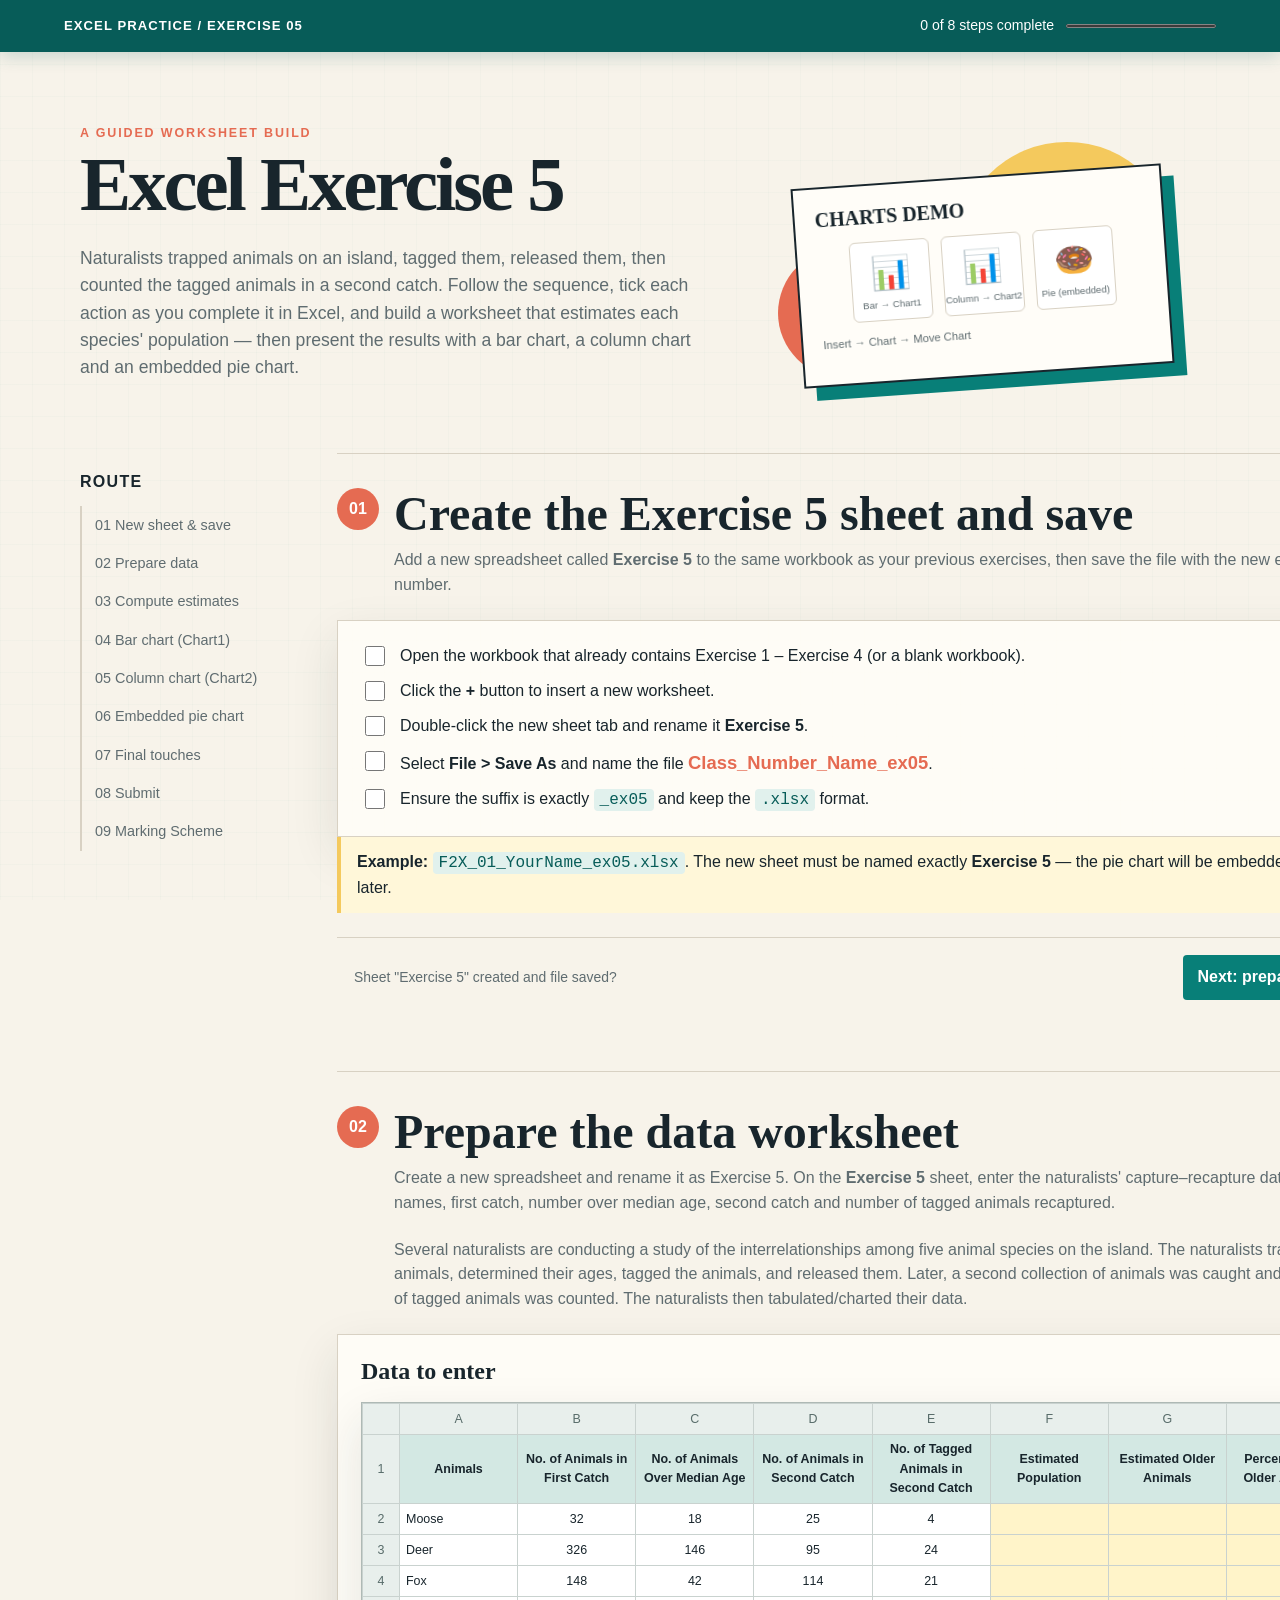
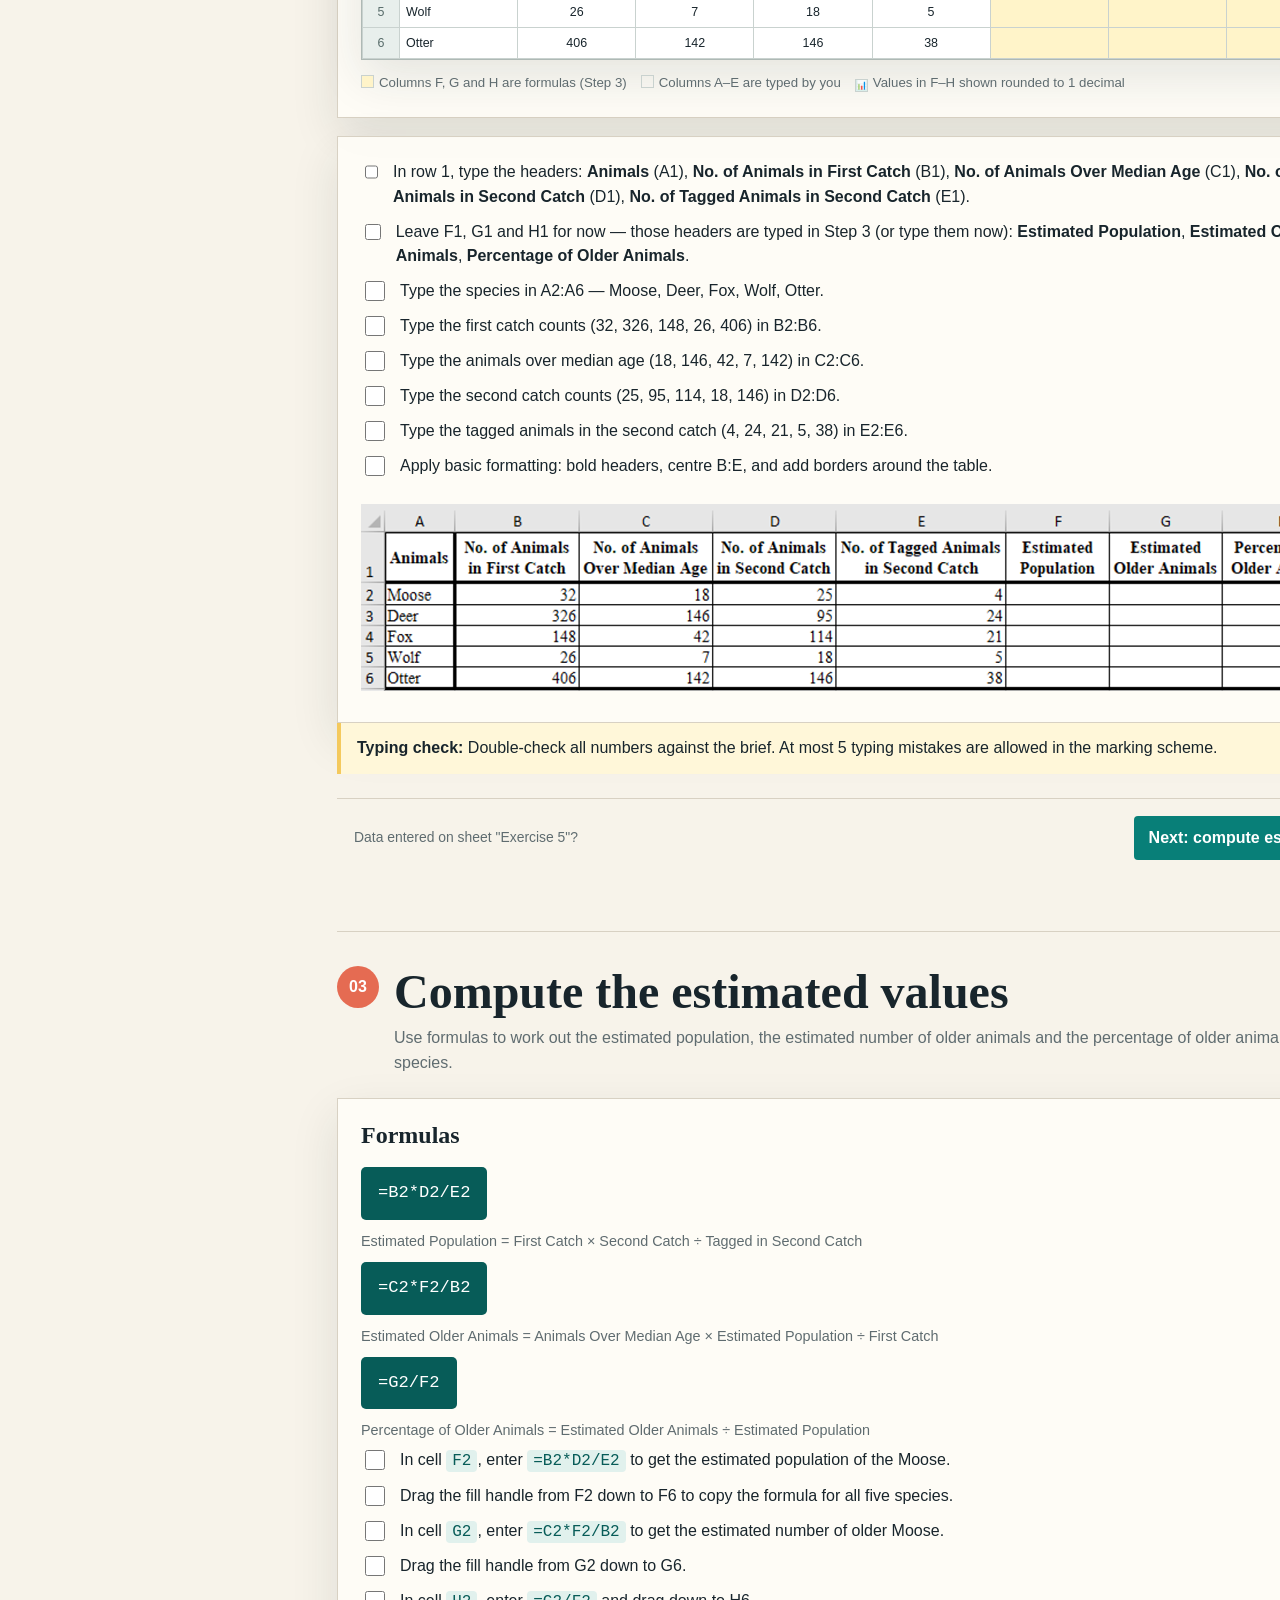
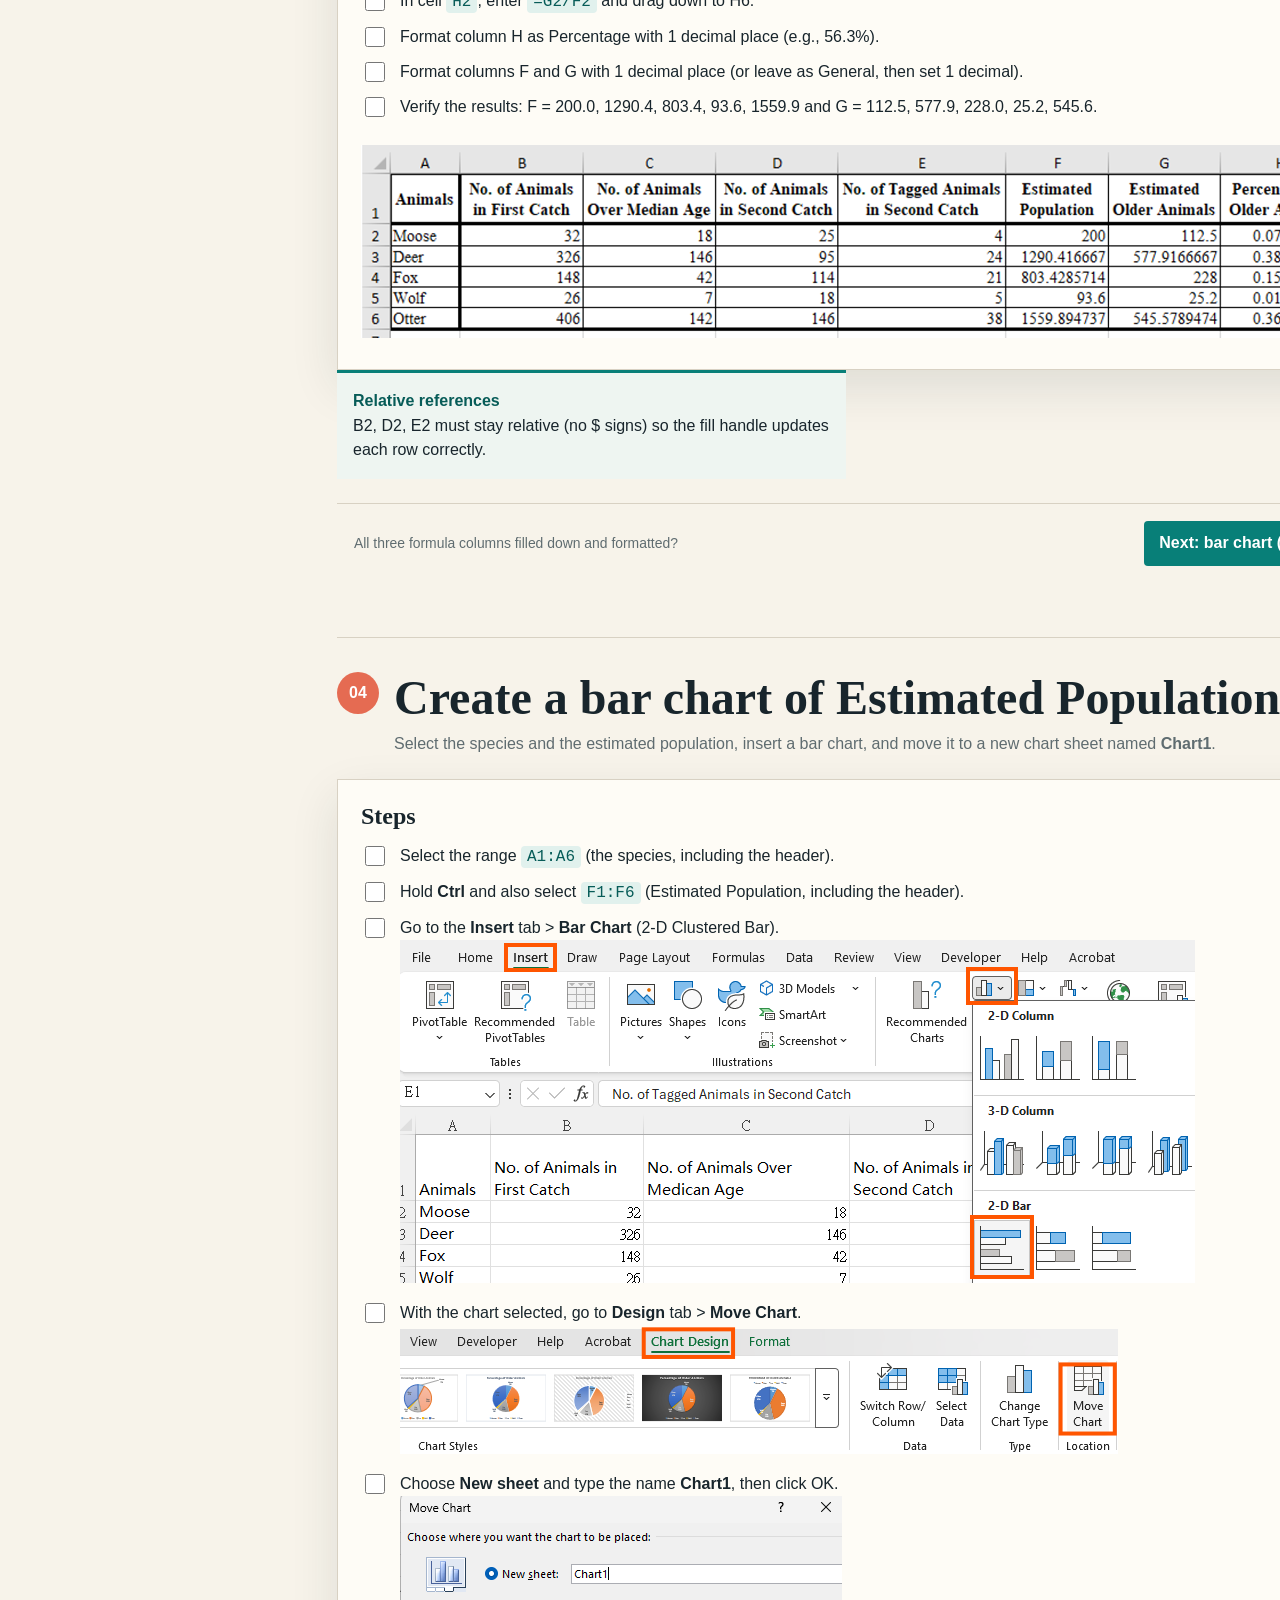
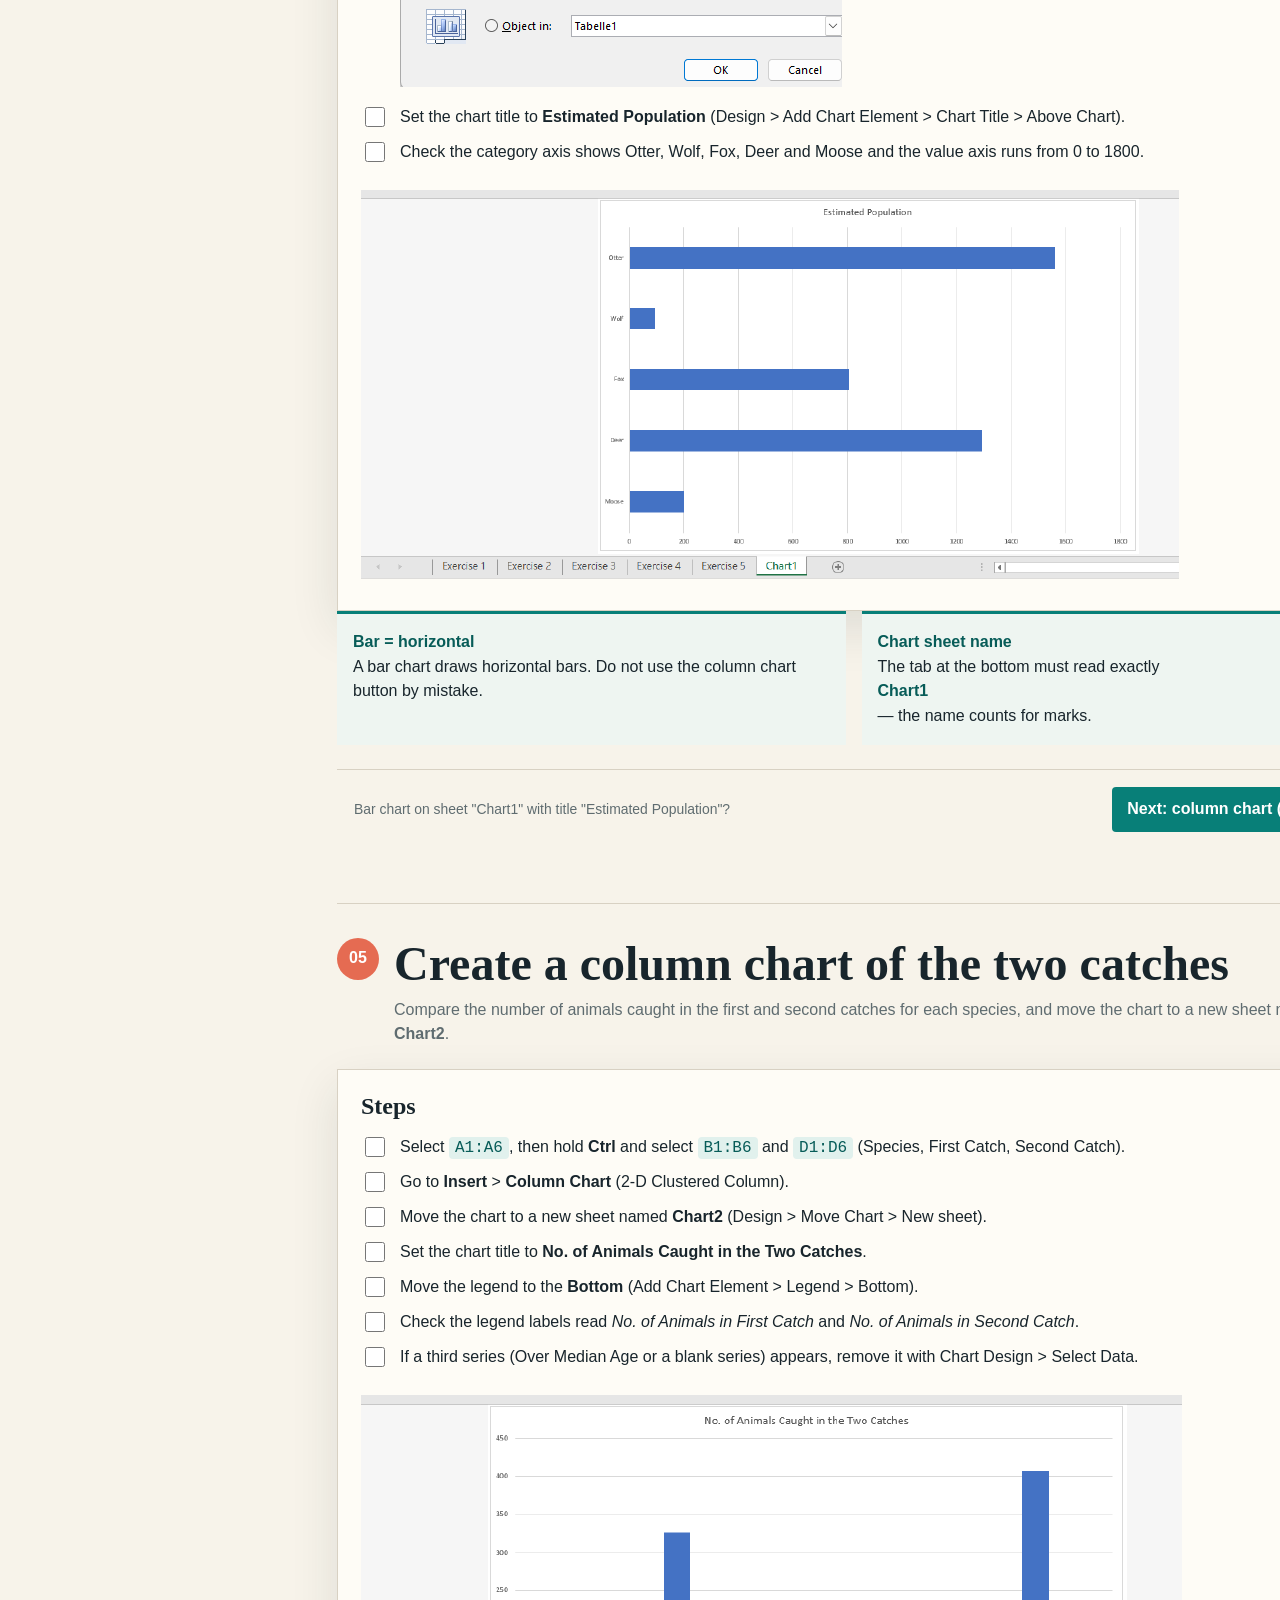
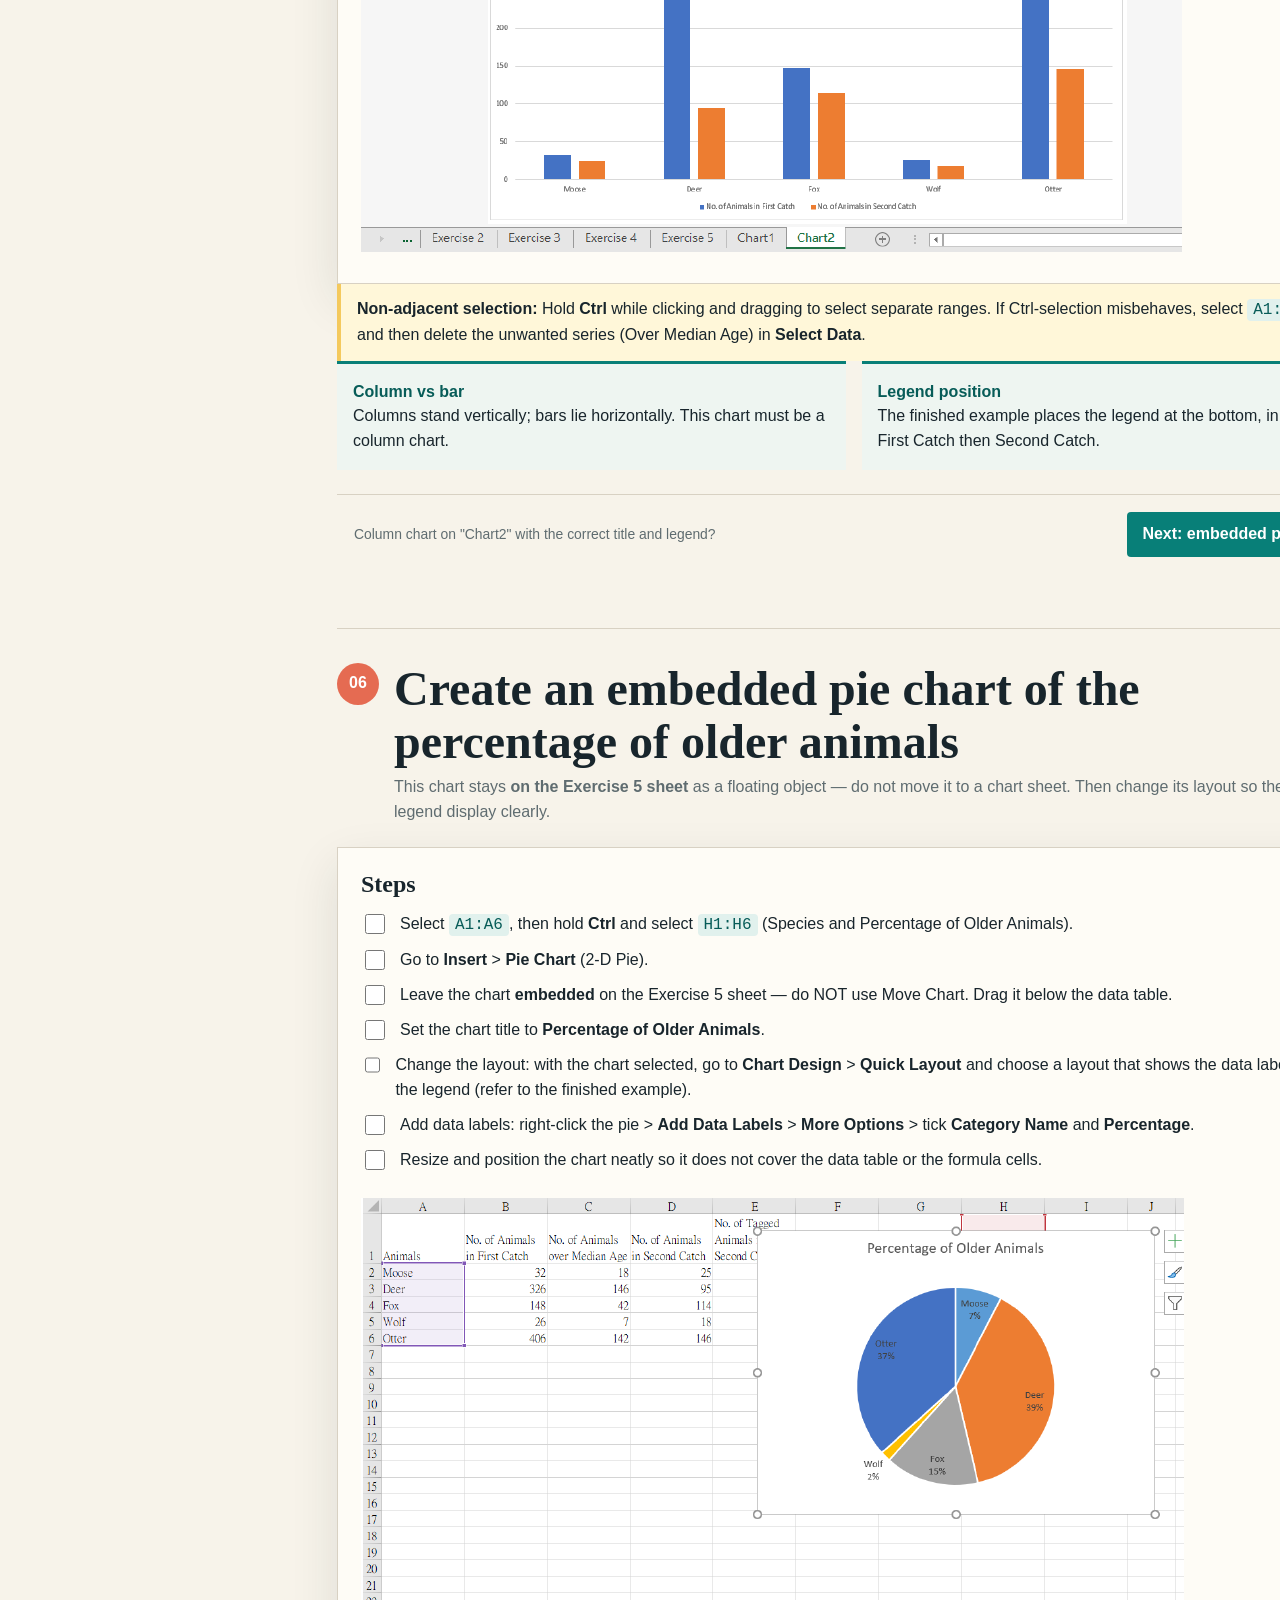
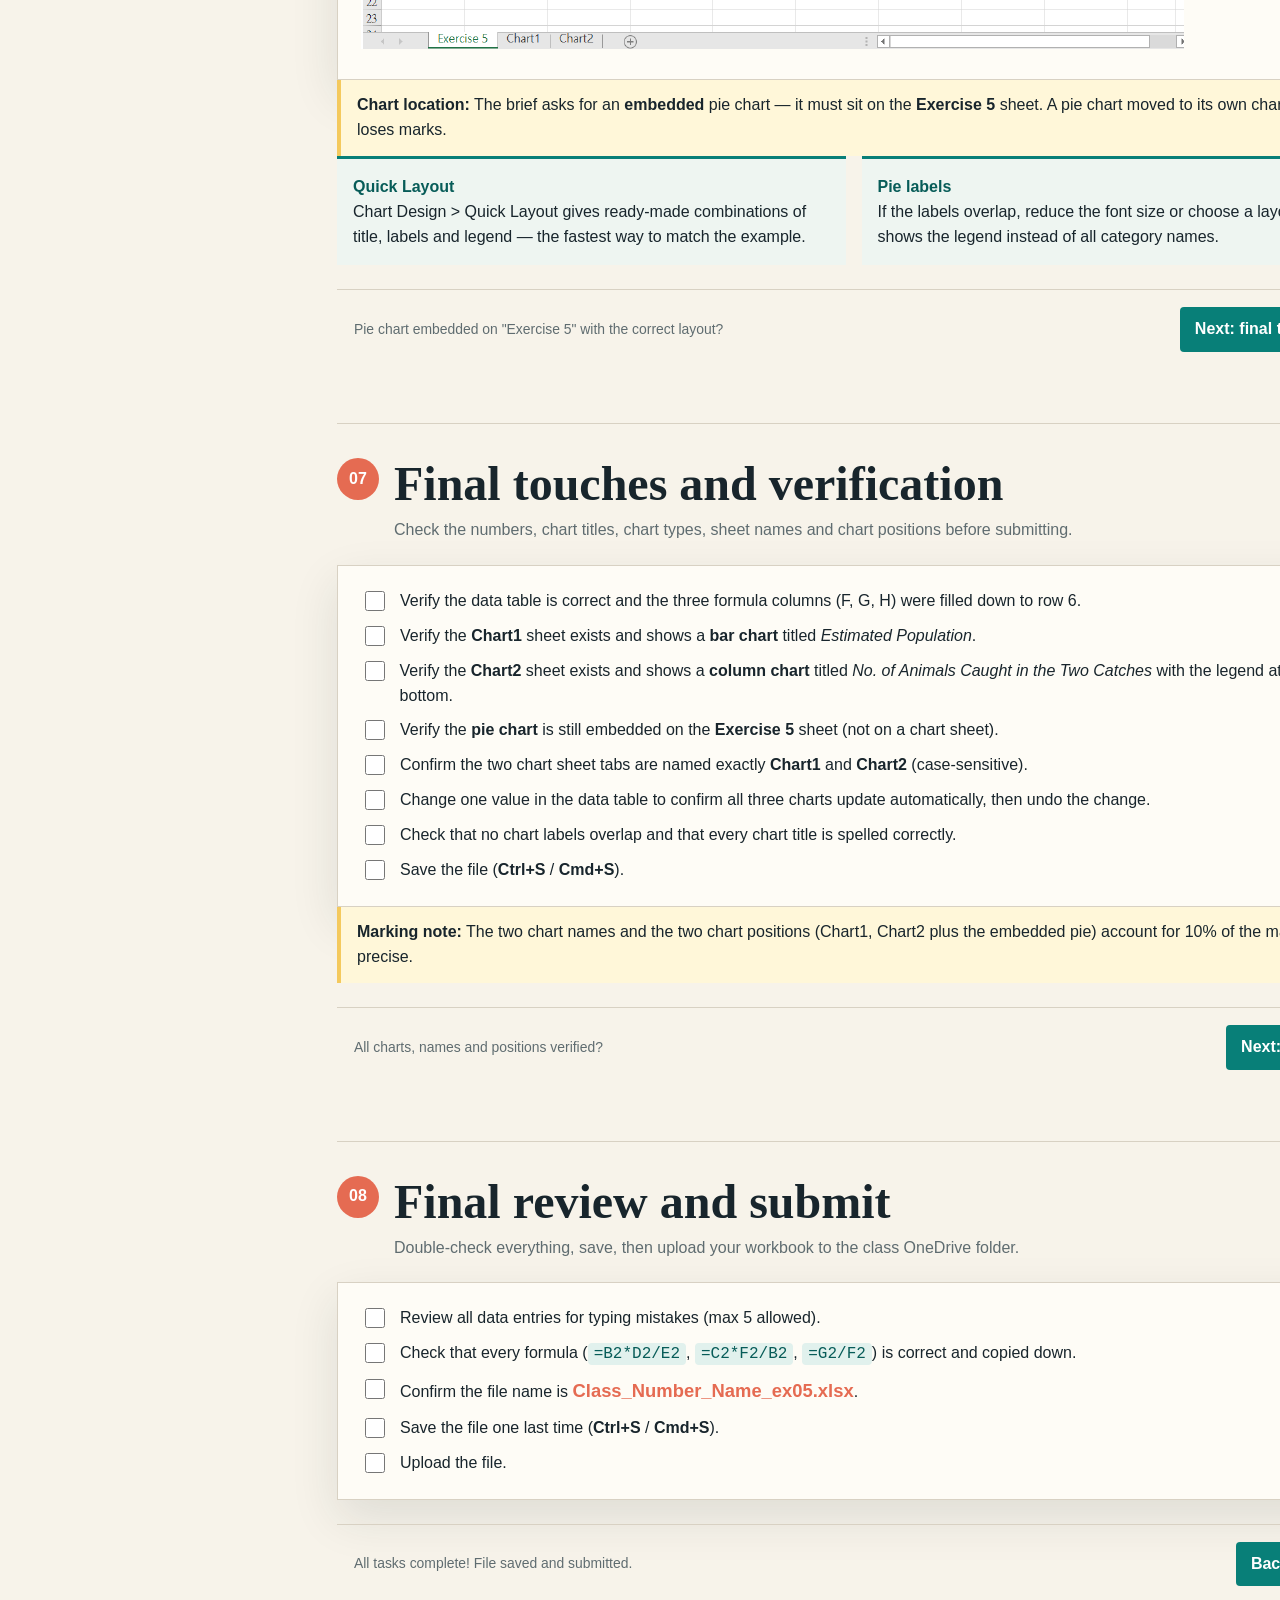
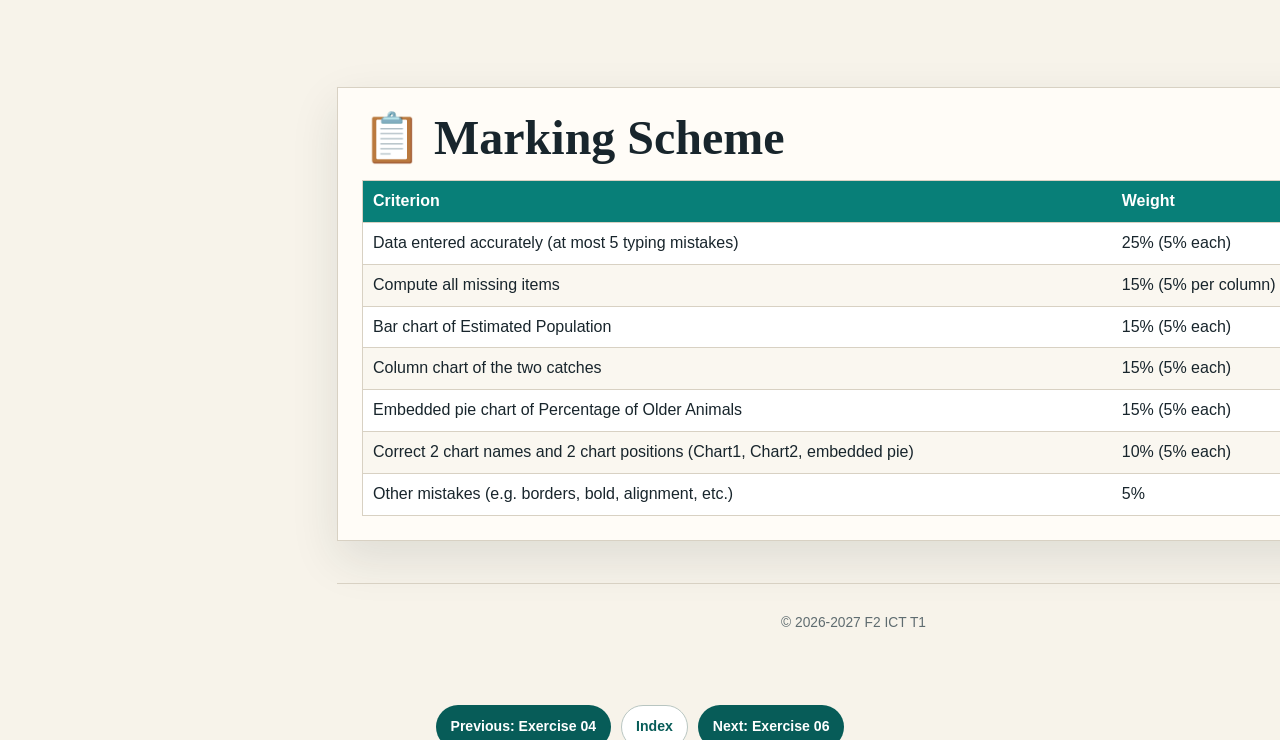
<file: excel-exercise-5-guide1.html>
<!doctype html>
<html lang="en">
<head>
    <meta charset="utf-8">
    <meta name="viewport" content="width=device-width, initial-scale=1">
    <title>Excel Exercise 5 | Charts</title>
    <style>
        :root {
            --ink: #18252c;
            --muted: #5f6c70;
            --paper: #f7f3ea;
            --panel: #fffdf8;
            --line: #d8d1c3;
            --teal: #087f78;
            --teal-dark: #075c58;
            --coral: #e56b52;
            --yellow: #f4c95d;
            --green: #27845d;
            --shadow: 0 18px 45px rgba(31, 45, 46, .11);
        }
        * {
            box-sizing: border-box;
        }
        html {
            scroll-behavior: smooth;
        }
        body {
            margin: 0;
            color: var(--ink);
            background: var(--paper);
            font-family: "Trebuchet MS", "Segoe UI", sans-serif;
            line-height: 1.55;
        }
        body::before {
            content: "";
            position: fixed;
            inset: 0;
            z-index: -1;
            opacity: .45;
            pointer-events: none;
            background-image: linear-gradient(rgba(8, 127, 120, .05) 1px, transparent 1px), linear-gradient(90deg, rgba(8, 127, 120, .05) 1px, transparent 1px);
            background-size: 32px 32px;
        }
        .topbar {
            position: sticky;
            top: 0;
            z-index: 5;
            display: flex;
            justify-content: space-between;
            align-items: center;
            gap: 20px;
            padding: 15px clamp(18px, 5vw, 76px);
            color: #fff;
            background: var(--teal-dark);
            box-shadow: 0 4px 18px rgba(7, 92, 88, .2);
        }
        .brand {
            font-weight: 800;
            letter-spacing: .08em;
            font-size: .82rem;
            text-transform: uppercase;
        }
        .progress-wrap {
            display: flex;
            align-items: center;
            gap: 12px;
            font-size: .88rem;
        }
        progress {
            width: 150px;
            height: 8px;
            accent-color: var(--yellow);
        }
        .shell {
            width: min(1120px, calc(100% - 36px));
            margin: 0 auto;
        }
        .hero {
            display: grid;
            grid-template-columns: 1.15fr .85fr;
            gap: 42px;
            align-items: center;
            min-height: 390px;
            padding: 72px 0 54px;
        }
        .eyebrow {
            color: var(--coral);
            font-size: .78rem;
            font-weight: 800;
            letter-spacing: .15em;
            text-transform: uppercase;
        }
        h1,
        h2,
        h3 {
            font-family: Georgia, serif;
            line-height: 1.1;
            margin: 0 0 15px;
        }
        h1 {
            max-width: 650px;
            font-size: clamp(2.8rem, 6vw, 5.6rem);
            letter-spacing: -.04em;
        }
        h2 {
            font-size: clamp(2rem, 4vw, 3rem);
        }
        h3 {
            font-size: 1.5rem;
        }
        .hero p {
            max-width: 650px;
            color: var(--muted);
            font-size: 1.1rem;
        }
        .hero-art {
            position: relative;
            min-height: 260px;
        }
        .hero-art::before {
            content: "";
            position: absolute;
            width: 220px;
            height: 220px;
            right: 5%;
            top: 4%;
            border-radius: 50%;
            background: var(--yellow);
        }
        .hero-art::after {
            content: "";
            position: absolute;
            width: 130px;
            height: 130px;
            left: 8%;
            bottom: 5%;
            border-radius: 50%;
            background: var(--coral);
        }
        .sheet-mark {
            position: absolute;
            z-index: 1;
            inset: 45px 7% 15px 12%;
            padding: 20px;
            border: 2px solid var(--ink);
            background: var(--panel);
            box-shadow: 12px 13px 0 var(--teal);
            transform: rotate(-4deg);
        }
        .sheet-mark strong {
            display: block;
            margin-bottom: 13px;
            font: 700 1.25rem Georgia, serif;
        }
        .mini-grid {
            display: grid;
            grid-template-columns: repeat(5, 1fr);
            border-top: 1px solid var(--line);
            border-left: 1px solid var(--line);
        }
        .mini-grid span {
            min-height: 28px;
            padding: 5px;
            border-right: 1px solid var(--line);
            border-bottom: 1px solid var(--line);
            font-size: .7rem;
        }
        .mini-grid span:nth-child(-n+5) {
            background: #d9efeb;
            font-weight: bold;
        }
        .layout {
            display: grid;
            grid-template-columns: 215px 1fr;
            gap: 42px;
            align-items: start;
        }
        .toc {
            position: sticky;
            top: 76px;
            padding: 20px 0;
        }
        .toc h3 {
            font-size: 1rem;
            font-family: "Trebuchet MS", sans-serif;
            text-transform: uppercase;
            letter-spacing: .08em;
        }
        .toc a {
            display: block;
            padding: 8px 0 8px 13px;
            color: var(--muted);
            border-left: 2px solid var(--line);
            text-decoration: none;
            font-size: .9rem;
        }
        .toc a:hover,
        .toc a:focus {
            color: var(--teal);
            border-left-color: var(--teal);
        }
        .step {
            scroll-margin-top: 90px;
            padding: 34px 0 54px;
            border-top: 1px solid var(--line);
        }
        .step-heading {
            display: flex;
            align-items: flex-start;
            gap: 15px;
        }
        .step-number {
            display: grid;
            place-items: center;
            flex: 0 0 42px;
            width: 42px;
            height: 42px;
            color: #fff;
            background: var(--coral);
            border-radius: 50%;
            font-weight: 800;
        }
        .step-heading h2 {
            margin-bottom: 7px;
        }
        .step-lead {
            margin: 0 0 22px;
            color: var(--muted);
        }
        .card {
            padding: 23px;
            border: 1px solid var(--line);
            background: rgba(255, 253, 248, .88);
            box-shadow: var(--shadow);
        }
        .card+.card {
            margin-top: 18px;
        }
        .action-list {
            display: grid;
            gap: 10px;
            margin: 0;
            padding: 0;
            list-style: none;
        }
        label.check {
            display: flex;
            align-items: flex-start;
            gap: 12px;
            cursor: pointer;
        }
        label.check input {
            width: 20px;
            height: 20px;
            margin-top: 2px;
            accent-color: var(--teal);
        }
        label.check input:checked+span {
            color: var(--muted);
            text-decoration: line-through;
        }
        code,
        .formula {
            font-family: Consolas, monospace;
        }
        code {
            padding: 2px 6px;
            color: var(--teal-dark);
            background: #e1f1ed;
            border-radius: 4px;
        }
        .formula {
            display: inline-block;
            padding: 13px 17px;
            margin: 4px 0;
            color: #fff;
            background: var(--teal-dark);
            border-radius: 5px;
            font-size: 1.07rem;
        }
        .note {
            border-left: 4px solid var(--yellow);
            padding: 13px 16px;
            background: #fff7d9;
        }
        .filename {
            font-size: 1.15rem;
            font-weight: 800;
            color: var(--coral);
        }
        .data-table,
        .workbook {
            width: 100%;
            border-collapse: collapse;
        }
        .data-table {
            font-size: .86rem;
        }
        .data-table th,
        .data-table td {
            padding: 8px 7px;
            text-align: left;
            border: 1px solid var(--line);
        }
        .data-table th {
            color: #fff;
            background: var(--teal);
        }
        .data-table td:nth-child(2),
        .data-table td:nth-child(3),
        .data-table td:nth-child(4) {
            text-align: right;
        }
        .data-table td:nth-child(3) {
            color: var(--teal-dark);
        }
        .workbook-wrap {
            overflow-x: auto;
            margin-top: 18px;
            border: 1px solid #aeb9b5;
            box-shadow: var(--shadow);
        }
        .workbook {
            min-width: 940px;
            table-layout: fixed;
            font-family: Calibri, Arial, sans-serif;
            font-size: .78rem;
            background: #fff;
        }
        .workbook th,
        .workbook td {
            height: 31px;
            padding: 5px 6px;
            border: 1px solid #c9d2cf;
        }
        .workbook thead th {
            color: #586c6a;
            background: #e8efec;
            text-align: center;
            font-weight: 400;
        }
        .workbook .corner {
            width: 37px;
        }
        .workbook .rowhead {
            width: 37px;
            color: #586c6a;
            background: #e8efec;
            text-align: center;
            font-weight: 400;
        }
        .workbook .title {
            font-weight: 700;
            text-align: center;
            color: #163b38;
            background: #e1f1ed;
        }
        .workbook .header {
            text-align: center;
            font-weight: 700;
            background: #d3e8e3;
        }
        .workbook .currency {
            text-align: right;
        }
        .workbook .percent {
            color: var(--teal-dark);
        }
        .workbook .center {
            text-align: center;
        }
        .workbook .formula-cell {
            background: #fff4c9;
            color: #8c5e00;
        }
        .workbook .italic {
            font-style: italic;
        }
        .workbook .bold {
            font-weight: 700;
        }
        .legend {
            display: flex;
            flex-wrap: wrap;
            gap: 14px;
            margin-top: 13px;
            color: var(--muted);
            font-size: .83rem;
        }
        .legend span::before {
            content: "";
            display: inline-block;
            width: 11px;
            height: 11px;
            margin-right: 5px;
            border: 1px solid #c9d2cf;
            vertical-align: -1px;
        }
        .legend .formula-key::before {
            background: #fff4c9;
        }
        .legend .chart-key::before {
            background: #d9efeb;
            content: "📊";
            font-size: 9px;
            line-height: 11px;
            text-align: center;
        }
        .toolbar {
            display: flex;
            flex-wrap: wrap;
            gap: 7px;
            padding: 12px;
            margin: 15px 0;
            border: 1px solid #bbc7c3;
            background: #f2f6f4;
        }
        .tool {
            padding: 7px 10px;
            color: #405654;
            border: 1px solid #b8c5c1;
            border-radius: 4px;
            background: #fff;
            font-size: .81rem;
        }
        .tool.primary {
            color: #fff;
            background: var(--teal);
            border-color: var(--teal);
        }
        .tool.accent {
            color: #6e5100;
            background: #ffe9a5;
            border-color: #e2bd4a;
        }
        .tip-grid {
            display: grid;
            grid-template-columns: repeat(2, 1fr);
            gap: 16px;
        }
        .tip {
            padding: 16px;
            background: #eef5f1;
            border-top: 3px solid var(--teal);
        }
        .tip strong {
            display: block;
            color: var(--teal-dark);
        }
        .done {
            display: flex;
            justify-content: space-between;
            align-items: center;
            gap: 18px;
            margin-top: 24px;
            padding: 17px;
            border-top: 1px solid var(--line);
        }
        .done-status {
            color: var(--muted);
            font-size: .87rem;
        }
        .step-complete {
            border-color: var(--green) !important;
        }
        .next-button {
            padding: 10px 15px;
            border: 0;
            color: #fff;
            background: var(--teal);
            border-radius: 4px;
            cursor: pointer;
            font: inherit;
            font-weight: 700;
        }
        .next-button:hover {
            background: var(--teal-dark);
        }
        .marking {
            width: 100%;
            border-collapse: collapse;
            border: 1px solid var(--line);
            background: #fff;
        }
        .marking th,
        .marking td {
            padding: 8px 10px;
            text-align: left;
            border-bottom: 1px solid var(--line);
        }
        .marking thead th {
            background: var(--teal);
            color: #fff;
        }
        .marking tbody tr:nth-child(even) {
            background: #faf7f0;
        }
        .section-block {
            margin-top: 30px;
            border: 1px solid var(--line);
            background: rgba(255, 253, 248, .92);
            padding: 24px;
            box-shadow: var(--shadow);
        }
        .section-block h2 {
            font-family: Georgia, serif;
        }
        footer {
            margin-top: 42px;
            padding: 28px 0 48px;
            color: var(--muted);
            border-top: 1px solid var(--line);
            font-size: .86rem;
            text-align: center;
        }
        .pager-nav {
            margin-top: 24px;
            display: flex;
            flex-wrap: wrap;
            justify-content: center;
            gap: 10px;
        }
        .pager-link {
            text-decoration: none;
            color: #fff;
            background: var(--teal-dark);
            padding: 10px 14px;
            border-radius: 999px;
            font-weight: 700;
            border: 1px solid rgba(7, 92, 88, .3);
            font-size: .88rem;
        }
        .pager-link.home {
            background: #fff;
            color: var(--teal-dark);
            border-color: #b8c5c1;
        }
        .chart-preview {
            display: flex;
            gap: 12px;
            justify-content: center;
            margin: 12px 0;
        }
        .chart-box {
            width: 80px;
            height: 80px;
            border: 1px solid var(--line);
            background: #fff;
            display: flex;
            flex-direction: column;
            align-items: center;
            justify-content: center;
            font-size: 2rem;
            border-radius: 6px;
        }
        .chart-box span {
            font-size: .6rem;
            color: var(--muted);
        }
        .submit-link {
            display: block;
            margin: 12px 0 4px;
            padding: 12px 14px;
            border: 1px dashed var(--teal);
            background: #eef5f1;
            color: var(--teal-dark);
            font-family: Consolas, monospace;
            font-size: .82rem;
            word-break: break-all;
            text-decoration: none;
        }
        .submit-link:hover {
            background: #e1f1ed;
        }
        @media (max-width: 820px) {
            .hero {
                grid-template-columns: 1fr;
                padding-top: 46px;
            }
            .hero-art {
                min-height: 220px;
            }
            .layout {
                grid-template-columns: 1fr;
                gap: 0;
            }
            .toc {
                position: static;
                display: flex;
                overflow-x: auto;
                gap: 15px;
                padding: 0 0 20px;
            }
            .toc h3 {
                display: none;
            }
            .toc a {
                flex: 0 0 auto;
                border-left: 0;
                border-bottom: 2px solid var(--line);
            }
            .tip-grid {
                grid-template-columns: 1fr;
            }
            .done {
                align-items: flex-start;
                flex-direction: column;
            }
            .chart-preview {
                flex-wrap: wrap;
            }
        }
        @media (max-width: 500px) {
            .topbar {
                align-items: flex-start;
                flex-direction: column;
                gap: 7px;
            }
            progress {
                width: 115px;
            }
            .hero-art {
                min-height: 195px;
            }
            .sheet-mark {
                inset: 26px 2% 12px 7%;
            }
            .card {
                padding: 17px;
            }
        }
    </style>
</head>
<body>
    <header class="topbar">
        <div class="brand">Excel practice / Exercise 05</div>
        <div class="progress-wrap"><span id="progressText">0 of 8 steps complete</span><progress id="progress" value="0" max="8"></progress></div>
    </header>

    <main class="shell">
        <section class="hero">
            <div>
                <div class="eyebrow">A guided worksheet build</div>
                <h1>Excel Exercise 5</h1>
                <p>Naturalists trapped animals on an island, tagged them, released them, then counted the tagged animals in a second catch. Follow the sequence, tick each action as you complete it in Excel, and build a worksheet that estimates each species' population — then present the results with a bar chart, a column chart and an embedded pie chart.</p>
            </div>
            <div class="hero-art" aria-hidden="true">
                <div class="sheet-mark">
                    <strong>CHARTS DEMO</strong>
                    <div class="chart-preview">
                        <div class="chart-box">📊<span>Bar → Chart1</span></div>
                        <div class="chart-box">📊<span>Column → Chart2</span></div>
                        <div class="chart-box">🍩<span>Pie (embedded)</span></div>
                    </div>
                    <div style="margin-top:6px;font-size:.7rem;color:var(--muted);">Insert → Chart → Move Chart</div>
                </div>
            </div>
        </section>

        <div class="layout">
            <nav class="toc" aria-label="Guide steps">
                <h3>Route</h3>
                <a href="#step-1">01 New sheet &amp; save</a>
                <a href="#step-2">02 Prepare data</a>
                <a href="#step-3">03 Compute estimates</a>
                <a href="#step-4">04 Bar chart (Chart1)</a>
                <a href="#step-5">05 Column chart (Chart2)</a>
                <a href="#step-6">06 Embedded pie chart</a>
                <a href="#step-7">07 Final touches</a>
                <a href="#step-8">08 Submit</a>
                <a href="#marking-scheme">09 Marking Scheme</a>
            </nav>

            <div>
                <!-- STEP 1 -->
                <section class="step" id="step-1">
                    <div class="step-heading"><span class="step-number">01</span><div><h2>Create the Exercise 5 sheet and save</h2><p class="step-lead">Add a new spreadsheet called <strong>Exercise 5</strong> to the same workbook as your previous exercises, then save the file with the new exercise number.</p></div></div>
                    <div class="card"><div class="action-list">
                        <label class="check"><input type="checkbox"><span>Open the workbook that already contains Exercise 1 – Exercise 4 (or a blank workbook).</span></label>
                        <label class="check"><input type="checkbox"><span>Click the <strong>+</strong> button to insert a new worksheet.</span></label>
                        <label class="check"><input type="checkbox"><span>Double-click the new sheet tab and rename it <strong>Exercise 5</strong>.</span></label>
                        <label class="check"><input type="checkbox"><span>Select <strong>File &gt; Save As</strong> and name the file <span class="filename">Class_Number_Name_ex05</span>.</span></label>
                        <label class="check"><input type="checkbox"><span>Ensure the suffix is exactly <code>_ex05</code> and keep the <code>.xlsx</code> format.</span></label>
                    </div></div>
                    <div class="note"><strong>Example:</strong> <code>F2X_01_YourName_ex05.xlsx</code>. The new sheet must be named exactly <strong>Exercise 5</strong> — the pie chart will be embedded on it later.</div>
                    <div class="done"><span class="done-status">Sheet "Exercise 5" created and file saved?</span><button class="next-button" data-next="step-2">Next: prepare data</button></div>
                </section>

                <!-- STEP 2 -->
                <section class="step" id="step-2">
                    <div class="step-heading"><span class="step-number">02</span><div><h2>Prepare the data worksheet</h2><p class="step-lead">Create a new spreadsheet and rename it as Exercise 5. On the <strong>Exercise 5</strong> sheet, enter the naturalists' capture–recapture data: species names, first catch, number over median age, second catch and number of tagged animals recaptured.</p><p class="step-lead">Several naturalists are conducting a study of the interrelationships among five animal species on the island. The naturalists trapped animals, determined their ages, tagged the animals, and released them. Later, a second collection of animals was caught and the number of tagged animals was counted. The naturalists then tabulated/charted their data.</p></div></div>
                    <div class="card">
                        <h3>Data to enter</h3>
                        <div class="workbook-wrap">
                            <table class="workbook">
                                <thead><tr><th class="corner"></th><th>A</th><th>B</th><th>C</th><th>D</th><th>E</th><th>F</th><th>G</th><th>H</th></tr></thead>
                                <tbody>
                                    <tr><th class="rowhead">1</th><td class="header">Animals</td><td class="header">No. of Animals in First Catch</td><td class="header">No. of Animals Over Median Age</td><td class="header">No. of Animals in Second Catch</td><td class="header">No. of Tagged Animals in Second Catch</td><td class="header">Estimated Population</td><td class="header">Estimated Older Animals</td><td class="header">Percentage of Older Animals</td></tr>
                                    <tr><th class="rowhead">2</th><td>Moose</td><td class="center">32</td><td class="center">18</td><td class="center">25</td><td class="center">4</td><td class="center formula-cell"></td><td class="center formula-cell"></td><td class="center percent formula-cell"></td></tr>
                                    <tr><th class="rowhead">3</th><td>Deer</td><td class="center">326</td><td class="center">146</td><td class="center">95</td><td class="center">24</td><td class="center formula-cell"></td><td class="center formula-cell"></td><td class="center percent formula-cell"></td></tr>
                                    <tr><th class="rowhead">4</th><td>Fox</td><td class="center">148</td><td class="center">42</td><td class="center">114</td><td class="center">21</td><td class="center formula-cell"></td><td class="center formula-cell"></td><td class="center percent formula-cell"></td></tr>
                                    <tr><th class="rowhead">5</th><td>Wolf</td><td class="center">26</td><td class="center">7</td><td class="center">18</td><td class="center">5</td><td class="center formula-cell"></td><td class="center formula-cell"></td><td class="center percent formula-cell"></td></tr>
                                    <tr><th class="rowhead">6</th><td>Otter</td><td class="center">406</td><td class="center">142</td><td class="center">146</td><td class="center">38</td><td class="center formula-cell"></td><td class="center formula-cell"></td><td class="center percent formula-cell"></td></tr>
                                </tbody>
                            </table>
                        </div>
                        <div class="legend"><span class="formula-key">Columns F, G and H are formulas (Step 3)</span><span>Columns A–E are typed by you</span><span class="chart-key">Values in F–H shown rounded to 1 decimal</span></div>
                    </div>
                    <div class="card"><div class="action-list">
                        <label class="check"><input type="checkbox"><span>In row 1, type the headers: <strong>Animals</strong> (A1), <strong>No. of Animals in First Catch</strong> (B1), <strong>No. of Animals Over Median Age</strong> (C1), <strong>No. of Animals in Second Catch</strong> (D1), <strong>No. of Tagged Animals in Second Catch</strong> (E1).</span></label>
                        <label class="check"><input type="checkbox"><span>Leave F1, G1 and H1 for now — those headers are typed in Step 3 (or type them now): <strong>Estimated Population</strong>, <strong>Estimated Older Animals</strong>, <strong>Percentage of Older Animals</strong>.</span></label>
                        <label class="check"><input type="checkbox"><span>Type the species in A2:A6 — Moose, Deer, Fox, Wolf, Otter.</span></label>
                        <label class="check"><input type="checkbox"><span>Type the first catch counts (32, 326, 148, 26, 406) in B2:B6.</span></label>
                        <label class="check"><input type="checkbox"><span>Type the animals over median age (18, 146, 42, 7, 142) in C2:C6.</span></label>
                        <label class="check"><input type="checkbox"><span>Type the second catch counts (25, 95, 114, 18, 146) in D2:D6.</span></label>
                        <label class="check"><input type="checkbox"><span>Type the tagged animals in the second catch (4, 24, 21, 5, 38) in E2:E6.</span></label>
                        <label class="check"><input type="checkbox"><span>Apply basic formatting: bold headers, centre B:E, and add borders around the table.</span></label>
                    </div>
                        <br>
                        <img src="images/ex05_img01.png" alt=""></div>
                    <div class="note"><strong>Typing check:</strong> Double-check all numbers against the brief. At most 5 typing mistakes are allowed in the marking scheme.</div>
                    <div class="done"><span class="done-status">Data entered on sheet "Exercise 5"?</span><button class="next-button" data-next="step-3">Next: compute estimates</button></div>
                </section>

                <!-- STEP 3 -->
                <section class="step" id="step-3">
                    <div class="step-heading"><span class="step-number">03</span><div><h2>Compute the estimated values</h2><p class="step-lead">Use formulas to work out the estimated population, the estimated number of older animals and the percentage of older animals for each species.</p></div></div>
                    <div class="card">
                        <h3>Formulas</h3>
                        <div class="formula">=B2*D2/E2</div>
                        <div style="margin:6px 0;color:var(--muted);font-size:.9rem;">Estimated Population = First Catch × Second Catch ÷ Tagged in Second Catch</div>
                        <div class="formula">=C2*F2/B2</div>
                        <div style="margin:6px 0;color:var(--muted);font-size:.9rem;">Estimated Older Animals = Animals Over Median Age × Estimated Population ÷ First Catch</div>
                        <div class="formula">=G2/F2</div>
                        <div style="margin:6px 0;color:var(--muted);font-size:.9rem;">Percentage of Older Animals = Estimated Older Animals ÷ Estimated Population</div>
                        <div class="action-list">
                            <label class="check"><input type="checkbox"><span>In cell <code>F2</code>, enter <code>=B2*D2/E2</code> to get the estimated population of the Moose.</span></label>
                            <label class="check"><input type="checkbox"><span>Drag the fill handle from F2 down to F6 to copy the formula for all five species.</span></label>
                            <label class="check"><input type="checkbox"><span>In cell <code>G2</code>, enter <code>=C2*F2/B2</code> to get the estimated number of older Moose.</span></label>
                            <label class="check"><input type="checkbox"><span>Drag the fill handle from G2 down to G6.</span></label>
                            <label class="check"><input type="checkbox"><span>In cell <code>H2</code>, enter <code>=G2/F2</code> and drag down to H6.</span></label>
                            <label class="check"><input type="checkbox"><span>Format column H as Percentage with 1 decimal place (e.g., 56.3%).</span></label>
                            <label class="check"><input type="checkbox"><span>Format columns F and G with 1 decimal place (or leave as General, then set 1 decimal).</span></label>
                            <label class="check"><input type="checkbox"><span>Verify the results: F = 200.0, 1290.4, 803.4, 93.6, 1559.9 and G = 112.5, 577.9, 228.0, 25.2, 545.6.</span></label>
                        </div>
                        <br>
                        <img src="images/ex05_img02.png" alt="">
                    </div>
                    <div class="tip-grid">
                        <div class="tip"><strong>Relative references</strong><span>B2, D2, E2 must stay relative (no $ signs) so the fill handle updates each row correctly.</span></div>
                    </div>
                    <div class="done"><span class="done-status">All three formula columns filled down and formatted?</span><button class="next-button" data-next="step-4">Next: bar chart (Chart1)</button></div>
                </section>

                <!-- STEP 4 -->
                <section class="step" id="step-4">
                    <div class="step-heading"><span class="step-number">04</span><div><h2>Create a bar chart of Estimated Population</h2><p class="step-lead">Select the species and the estimated population, insert a bar chart, and move it to a new chart sheet named <strong>Chart1</strong>.</p></div></div>
                    <div class="card">
                        <h3>Steps</h3>
                        <div class="action-list">
                            <label class="check"><input type="checkbox"><span>Select the range <code>A1:A6</code> (the species, including the header).</span></label>
                            <label class="check"><input type="checkbox"><span>Hold <strong>Ctrl</strong> and also select <code>F1:F6</code> (Estimated Population, including the header).</span></label>
                            <label class="check"><input type="checkbox"><span>Go to the <strong>Insert</strong> tab &gt; <strong>Bar Chart</strong> (2-D Clustered Bar).<br><img src="images/ex05_img06.png" alt=""></span></label>
                            <label class="check"><input type="checkbox"><span>With the chart selected, go to <strong>Design</strong> tab &gt; <strong>Move Chart</strong>.<br><img src="images/ex05_img07.png" alt=""></span></label>
                            <label class="check"><input type="checkbox"><span>Choose <strong>New sheet</strong> and type the name <strong>Chart1</strong>, then click OK.<br><img src="images/ex05_img08.png" alt=""></span></label>
                            <label class="check"><input type="checkbox"><span>Set the chart title to <strong>Estimated Population</strong> (Design &gt; Add Chart Element &gt; Chart Title &gt; Above Chart).</span></label>
                            <label class="check"><input type="checkbox"><span>Check the category axis shows Otter, Wolf, Fox, Deer and Moose and the value axis runs from 0 to 1800.</span></label>
                        </div>                        
                        <br>
                        <img src="images/ex05_img03.png" alt="">
                    </div>
                    <div class="tip-grid">
                        <div class="tip"><strong>Bar = horizontal</strong><span>A bar chart draws horizontal bars. Do not use the column chart button by mistake.</span></div>
                        <div class="tip"><strong>Chart sheet name</strong><span>The tab at the bottom must read exactly <strong>Chart1</strong> — the name counts for marks.</span></div>
                    </div>
                    <div class="done"><span class="done-status">Bar chart on sheet "Chart1" with title "Estimated Population"?</span><button class="next-button" data-next="step-5">Next: column chart (Chart2)</button></div>
                </section>

                <!-- STEP 5 -->
                <section class="step" id="step-5">
                    <div class="step-heading"><span class="step-number">05</span><div><h2>Create a column chart of the two catches</h2><p class="step-lead">Compare the number of animals caught in the first and second catches for each species, and move the chart to a new sheet named <strong>Chart2</strong>.</p></div></div>
                    <div class="card">
                        <h3>Steps</h3>
                        <div class="action-list">
                            <label class="check"><input type="checkbox"><span>Select <code>A1:A6</code>, then hold <strong>Ctrl</strong> and select <code>B1:B6</code> and <code>D1:D6</code> (Species, First Catch, Second Catch).</span></label>
                            <label class="check"><input type="checkbox"><span>Go to <strong>Insert</strong> &gt; <strong>Column Chart</strong> (2-D Clustered Column).</span></label>
                            <label class="check"><input type="checkbox"><span>Move the chart to a new sheet named <strong>Chart2</strong> (Design &gt; Move Chart &gt; New sheet).</span></label>
                            <label class="check"><input type="checkbox"><span>Set the chart title to <strong>No. of Animals Caught in the Two Catches</strong>.</span></label>
                            <label class="check"><input type="checkbox"><span>Move the legend to the <strong>Bottom</strong> (Add Chart Element &gt; Legend &gt; Bottom).</span></label>
                            <label class="check"><input type="checkbox"><span>Check the legend labels read <em>No. of Animals in First Catch</em> and <em>No. of Animals in Second Catch</em>.</span></label>
                            <label class="check"><input type="checkbox"><span>If a third series (Over Median Age or a blank series) appears, remove it with Chart Design &gt; Select Data.</span></label>
                        </div>
                        <br>
                        <img src="images/ex05_img04.png" alt="">
                    </div>
                    <div class="note"><strong>Non-adjacent selection:</strong> Hold <strong>Ctrl</strong> while clicking and dragging to select separate ranges. If Ctrl-selection misbehaves, select <code>A1:D6</code> first and then delete the unwanted series (Over Median Age) in <strong>Select Data</strong>.</div>
                    <div class="tip-grid">
                        <div class="tip"><strong>Column vs bar</strong><span>Columns stand vertically; bars lie horizontally. This chart must be a column chart.</span></div>
                        <div class="tip"><strong>Legend position</strong><span>The finished example places the legend at the bottom, in the order First Catch then Second Catch.</span></div>
                    </div>
                    <div class="done"><span class="done-status">Column chart on "Chart2" with the correct title and legend?</span><button class="next-button" data-next="step-6">Next: embedded pie chart</button></div>
                </section>

                <!-- STEP 6 -->
                <section class="step" id="step-6">
                    <div class="step-heading"><span class="step-number">06</span><div><h2>Create an embedded pie chart of the percentage of older animals</h2><p class="step-lead">This chart stays <strong>on the Exercise 5 sheet</strong> as a floating object — do not move it to a chart sheet. Then change its layout so the labels and legend display clearly.</p></div></div>
                    <div class="card">
                        <h3>Steps</h3>
                        <div class="action-list">
                            <label class="check"><input type="checkbox"><span>Select <code>A1:A6</code>, then hold <strong>Ctrl</strong> and select <code>H1:H6</code> (Species and Percentage of Older Animals).</span></label>
                            <label class="check"><input type="checkbox"><span>Go to <strong>Insert</strong> &gt; <strong>Pie Chart</strong> (2-D Pie).</span></label>
                            <label class="check"><input type="checkbox"><span>Leave the chart <strong>embedded</strong> on the Exercise 5 sheet — do NOT use Move Chart. Drag it below the data table.</span></label>
                            <label class="check"><input type="checkbox"><span>Set the chart title to <strong>Percentage of Older Animals</strong>.</span></label>
                            <label class="check"><input type="checkbox"><span>Change the layout: with the chart selected, go to <strong>Chart Design</strong> &gt; <strong>Quick Layout</strong> and choose a layout that shows the data labels and the legend (refer to the finished example).</span></label>
                            <label class="check"><input type="checkbox"><span>Add data labels: right-click the pie &gt; <strong>Add Data Labels</strong> &gt; <strong>More Options</strong> &gt; tick <strong>Category Name</strong> and <strong>Percentage</strong>.</span></label>
                            <label class="check"><input type="checkbox"><span>Resize and position the chart neatly so it does not cover the data table or the formula cells.</span></label>
                        </div>
                        <br>
                        <img src="images/ex05_img05.png" alt="">
                    </div>
                    <div class="note"><strong>Chart location:</strong> The brief asks for an <strong>embedded</strong> pie chart — it must sit on the <strong>Exercise 5</strong> sheet. A pie chart moved to its own chart sheet loses marks.</div>
                    <div class="tip-grid">
                        <div class="tip"><strong>Quick Layout</strong><span>Chart Design &gt; Quick Layout gives ready-made combinations of title, labels and legend — the fastest way to match the example.</span></div>
                        <div class="tip"><strong>Pie labels</strong><span>If the labels overlap, reduce the font size or choose a layout that shows the legend instead of all category names.</span></div>
                    </div>
                    <div class="done"><span class="done-status">Pie chart embedded on "Exercise 5" with the correct layout?</span><button class="next-button" data-next="step-7">Next: final touches</button></div>
                </section>

                <!-- STEP 7 -->
                <section class="step" id="step-7">
                    <div class="step-heading"><span class="step-number">07</span><div><h2>Final touches and verification</h2><p class="step-lead">Check the numbers, chart titles, chart types, sheet names and chart positions before submitting.</p></div></div>
                    <div class="card"><div class="action-list">
                        <label class="check"><input type="checkbox"><span>Verify the data table is correct and the three formula columns (F, G, H) were filled down to row 6.</span></label>
                        <label class="check"><input type="checkbox"><span>Verify the <strong>Chart1</strong> sheet exists and shows a <strong>bar chart</strong> titled <em>Estimated Population</em>.</span></label>
                        <label class="check"><input type="checkbox"><span>Verify the <strong>Chart2</strong> sheet exists and shows a <strong>column chart</strong> titled <em>No. of Animals Caught in the Two Catches</em> with the legend at the bottom.</span></label>
                        <label class="check"><input type="checkbox"><span>Verify the <strong>pie chart</strong> is still embedded on the <strong>Exercise 5</strong> sheet (not on a chart sheet).</span></label>
                        <label class="check"><input type="checkbox"><span>Confirm the two chart sheet tabs are named exactly <strong>Chart1</strong> and <strong>Chart2</strong> (case‑sensitive).</span></label>
                        <label class="check"><input type="checkbox"><span>Change one value in the data table to confirm all three charts update automatically, then undo the change.</span></label>
                        <label class="check"><input type="checkbox"><span>Check that no chart labels overlap and that every chart title is spelled correctly.</span></label>
                        <label class="check"><input type="checkbox"><span>Save the file (<strong>Ctrl+S</strong> / <strong>Cmd+S</strong>).</span></label>
                    </div></div>
                    <div class="note"><strong>Marking note:</strong> The two chart names and the two chart positions (Chart1, Chart2 plus the embedded pie) account for 10% of the marks — be precise.</div>
                    <div class="done"><span class="done-status">All charts, names and positions verified?</span><button class="next-button" data-next="step-8">Next: submit</button></div>
                </section>

                <!-- STEP 8 -->
                <section class="step" id="step-8">
                    <div class="step-heading"><span class="step-number">08</span><div><h2>Final review and submit</h2><p class="step-lead">Double‑check everything, save, then upload your workbook to the class OneDrive folder.</p></div></div>
                    <div class="card"><div class="action-list">
                        <label class="check"><input type="checkbox"><span>Review all data entries for typing mistakes (max 5 allowed).</span></label>
                        <label class="check"><input type="checkbox"><span>Check that every formula (<code>=B2*D2/E2</code>, <code>=C2*F2/B2</code>, <code>=G2/F2</code>) is correct and copied down.</span></label>
                        <label class="check"><input type="checkbox"><span>Confirm the file name is <span class="filename">Class_Number_Name_ex05.xlsx</span>.</span></label>
                        <label class="check"><input type="checkbox"><span>Save the file one last time (<strong>Ctrl+S</strong> / <strong>Cmd+S</strong>).</span></label>
                        <label class="check"><input type="checkbox"><span>Upload the file.</span></label>
                    </div>
                    </div>
                    <div class="done"><span class="done-status">All tasks complete! File saved and submitted.</span><button class="next-button" data-next="top">Back to top</button></div>
                </section>

                <!-- MARKING SCHEME -->
                <section class="section-block" id="marking-scheme">
                    <h2>📋 Marking Scheme</h2>
                    <table class="marking">
                        <thead><tr><th>Criterion</th><th>Weight</th></tr></thead>
                        <tbody>
                            <tr><td>Data entered accurately (at most 5 typing mistakes)</td><td>25% (5% each)</td></tr>
                            <tr><td>Compute all missing items</td><td>15% (5% per column)</td></tr>
                            <tr><td>Bar chart of Estimated Population</td><td>15% (5% each)</td></tr>
                            <tr><td>Column chart of the two catches</td><td>15% (5% each)</td></tr>
                            <tr><td>Embedded pie chart of Percentage of Older Animals</td><td>15% (5% each)</td></tr>
                            <tr><td>Correct 2 chart names and 2 chart positions (Chart1, Chart2, embedded pie)</td><td>10% (5% each)</td></tr>
                            <tr><td>Other mistakes (e.g. borders, bold, alignment, etc.)</td><td>5%</td></tr>
                        </tbody>
                    </table>
                </section>

                <footer>&copy; 2026-2027 F2 ICT T1</footer>
            </div>
        </div>

        <nav class="pager-nav" aria-label="Page navigation">
            <a class="pager-link" href="excel-exercise-4-guide.html">Previous: Exercise 04</a>
            <a class="pager-link home" href="index.html">Index</a>
            <a class="pager-link" href="excel-exercise-6-guide.html">Next: Exercise 06</a>
        </nav>
    </main>

    <script>
        const steps = [...document.querySelectorAll('.step')];
        const checks = [...document.querySelectorAll('input[type="checkbox"]')];
        const progress = document.querySelector('#progress');
        const progressText = document.querySelector('#progressText');

        function updateProgress() {
            const complete = steps.filter(step => [...step.querySelectorAll('input[type="checkbox"]')].every(input => input.checked)).length;
            progress.value = complete;
            progressText.textContent = `${complete} of ${steps.length} steps complete`;
            steps.forEach(step => step.classList.toggle('step-complete', [...step.querySelectorAll('input[type="checkbox"]')].length > 0 && [...step.querySelectorAll('input[type="checkbox"]')].every(input => input.checked)));
            localStorage.setItem('excelGuideChecks_ex05', JSON.stringify(checks.map(input => input.checked)));
        }

        const saved = JSON.parse(localStorage.getItem('excelGuideChecks_ex05') || '[]');
        checks.forEach((input, index) => { input.checked = saved[index] === true; input.addEventListener('change', updateProgress); });
        updateProgress();

        document.querySelectorAll('.next-button').forEach(button => {
            button.addEventListener('click', () => {
                const target = button.dataset.next === 'top' ? document.querySelector('.shell') : document.querySelector(`#${button.dataset.next}`);
                target.scrollIntoView({ behavior: 'smooth', block: 'start' });
            });
        });
    </script>
</body>
</html>
</file>
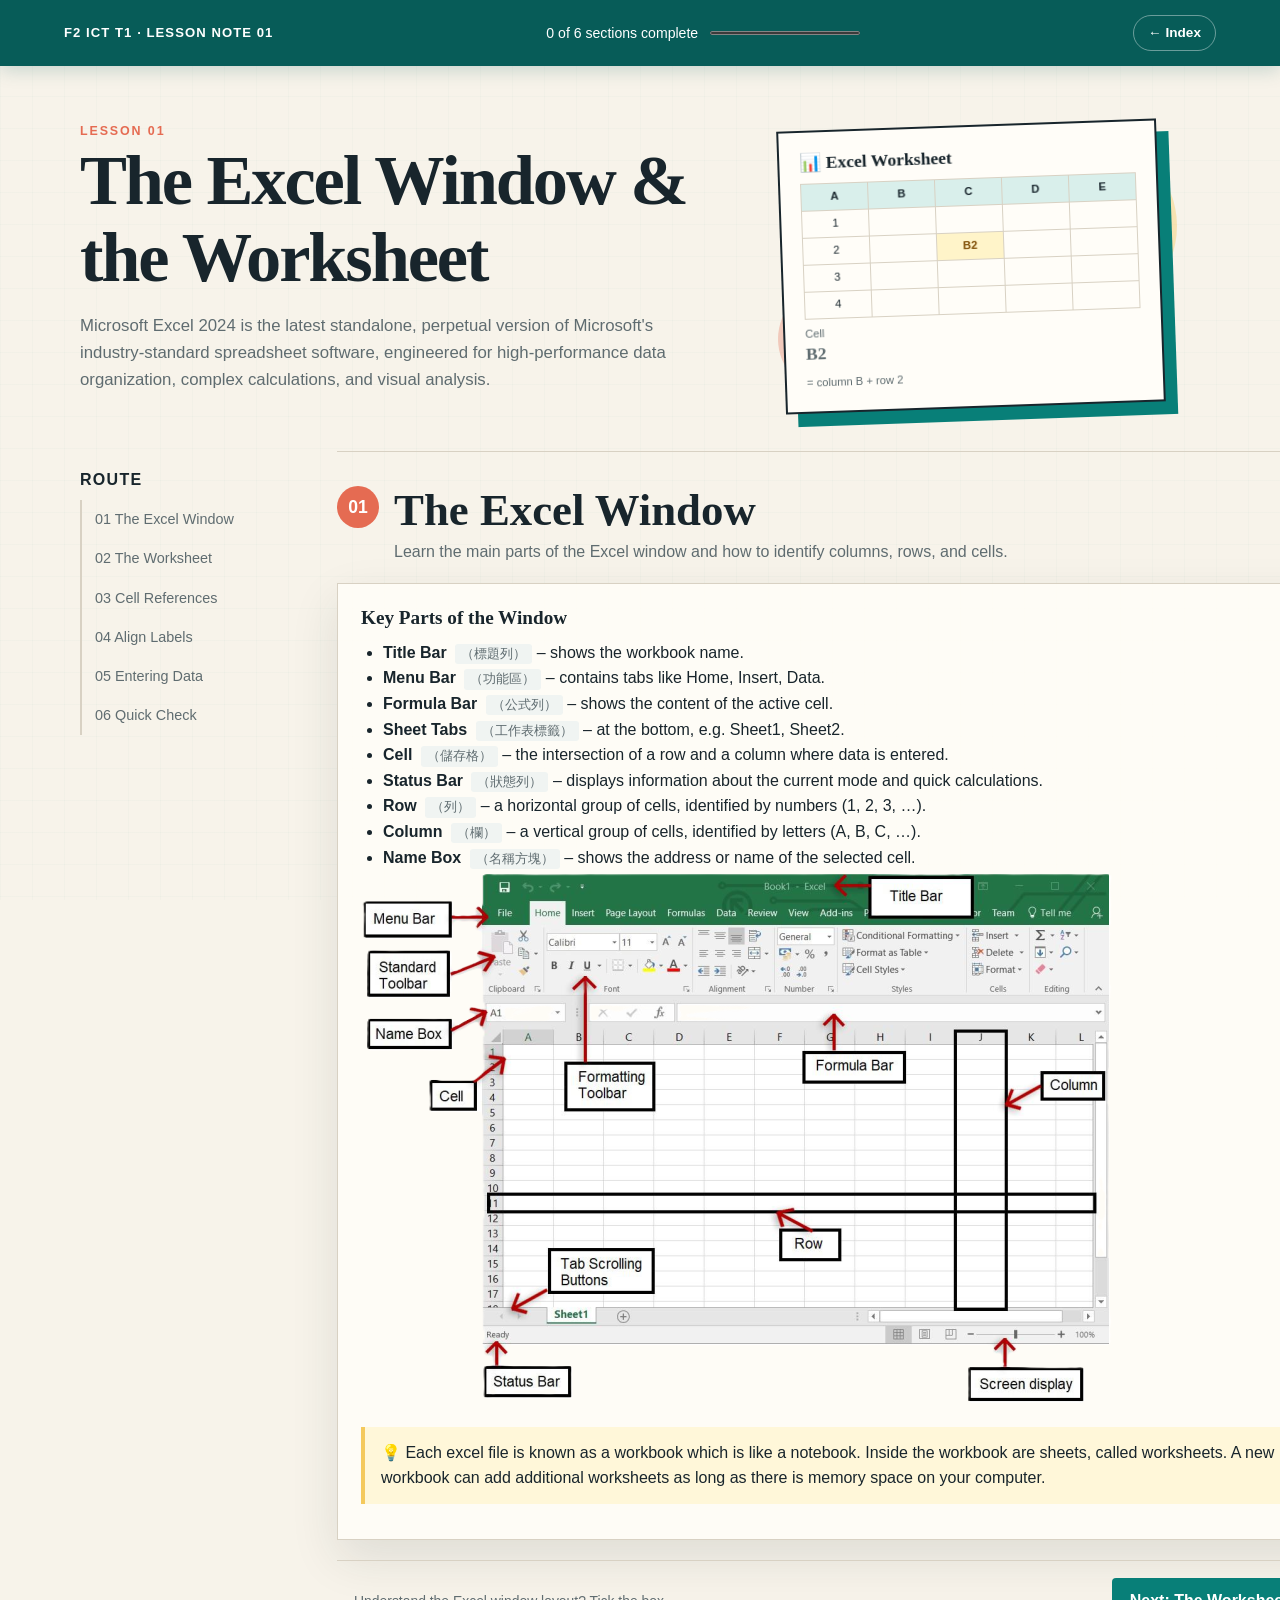
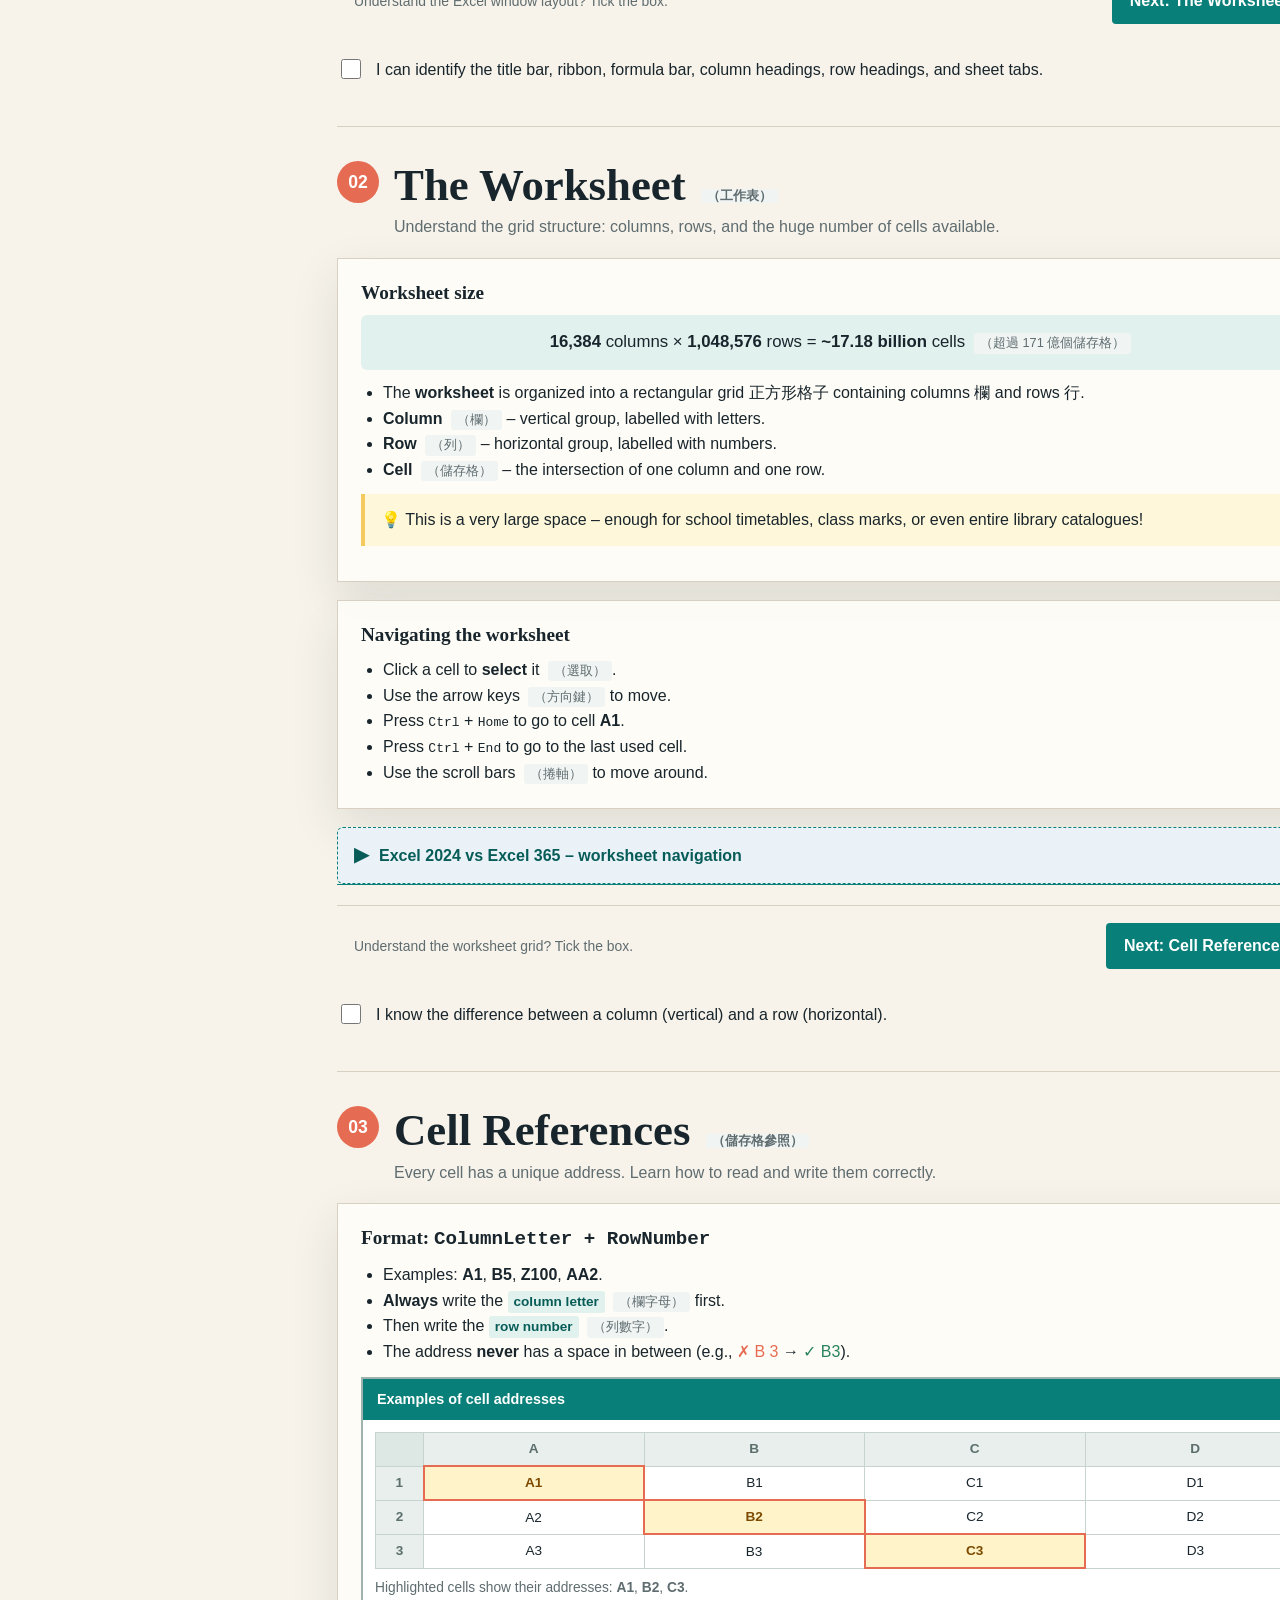
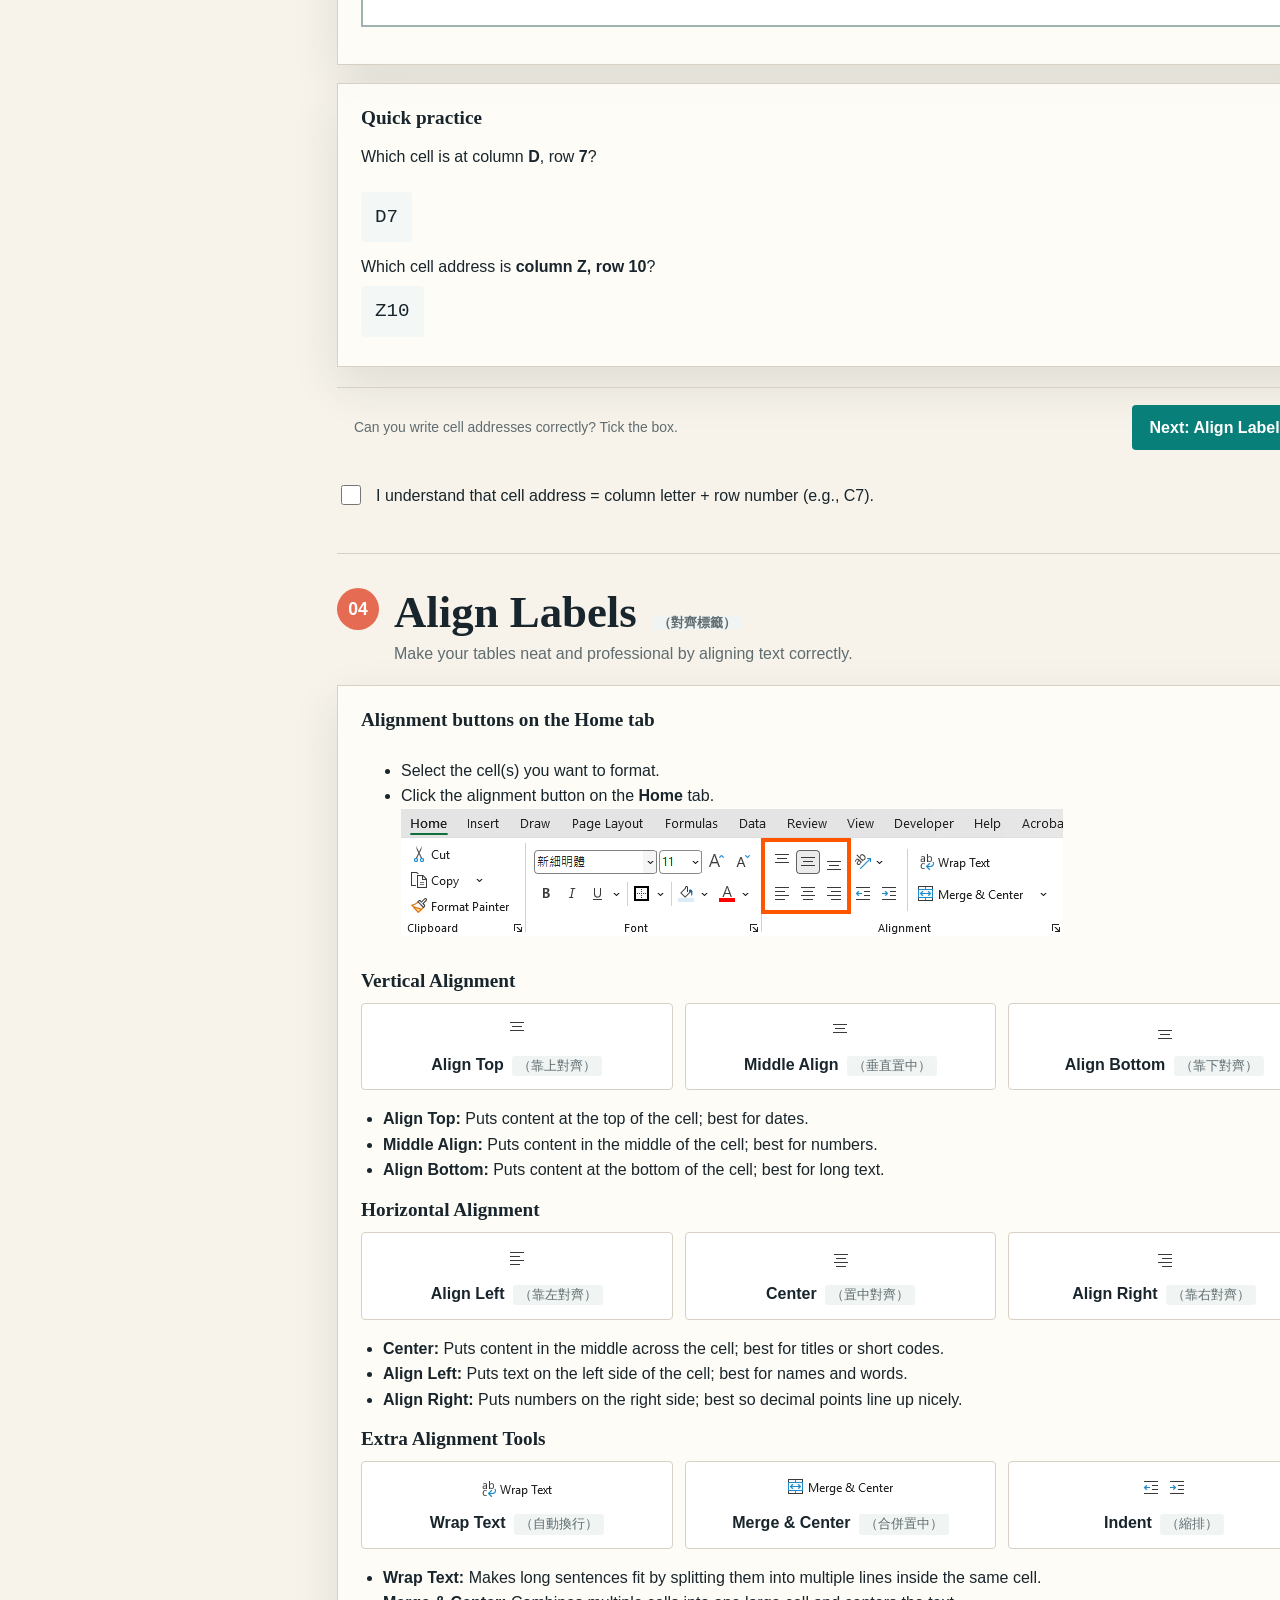
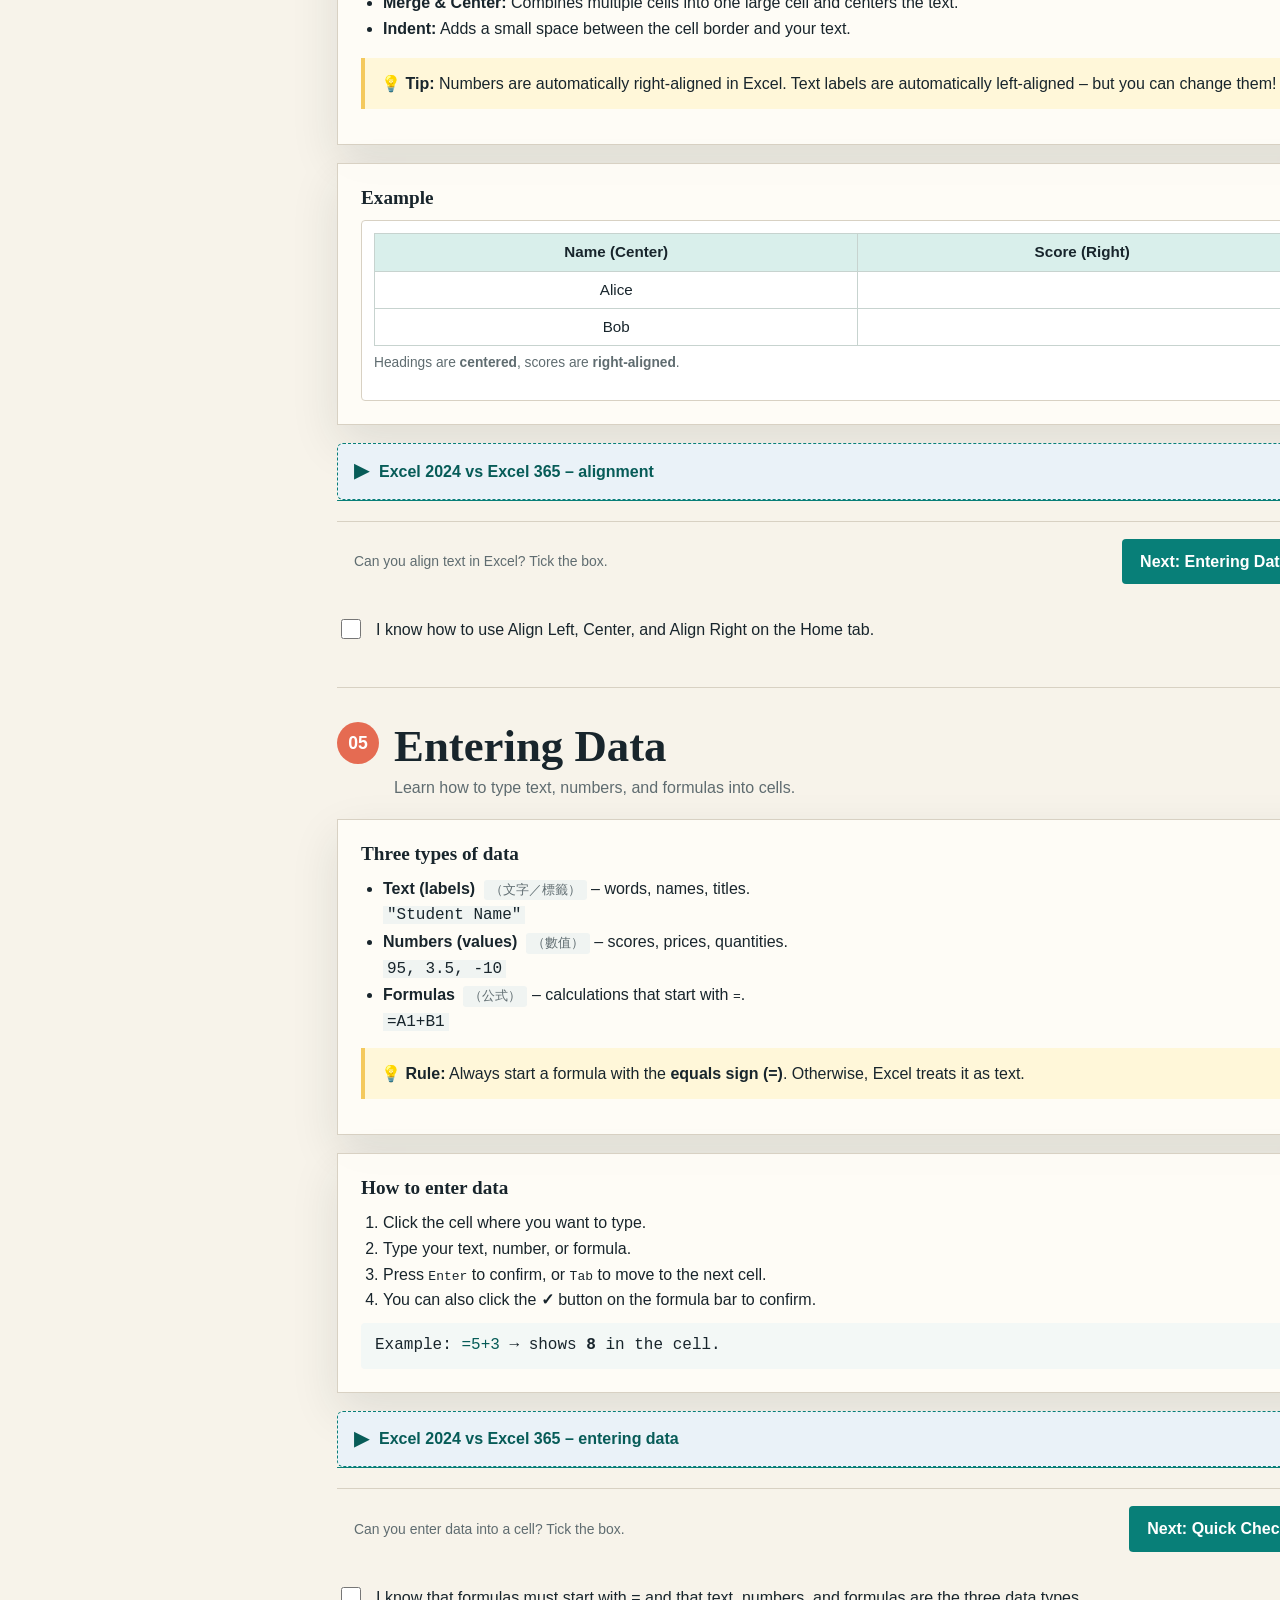
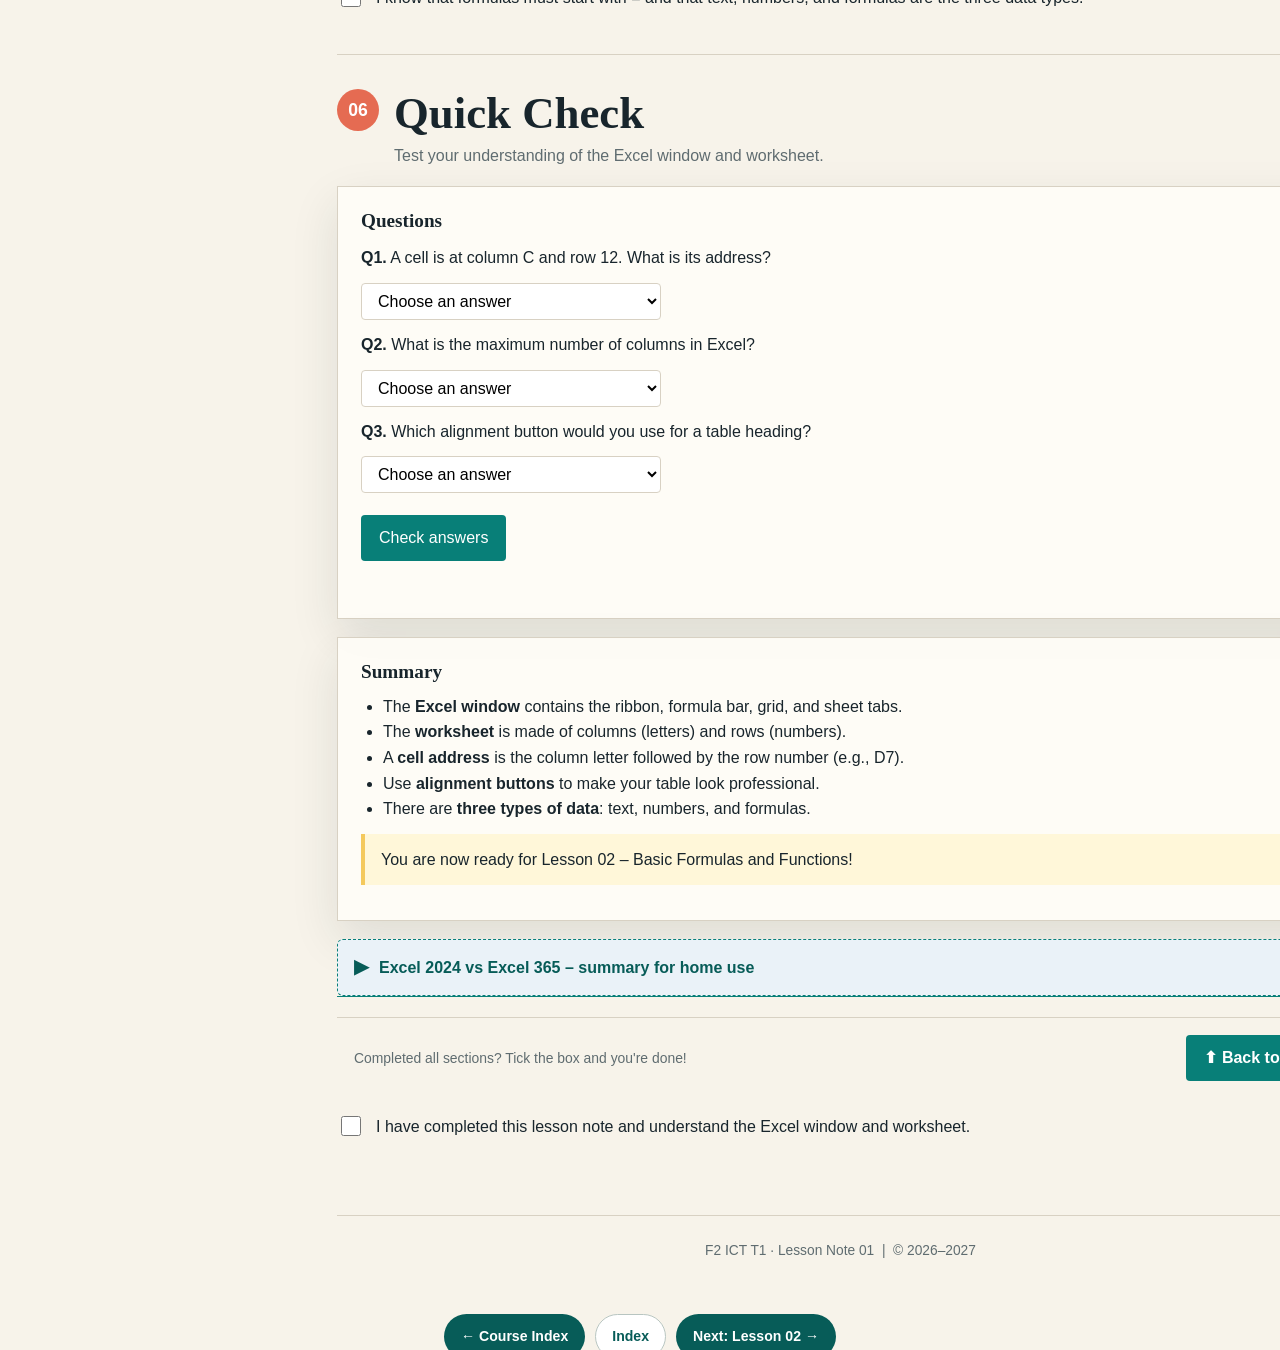
<file: lesson-note-01.html>
<!doctype html>
<html lang="en">
<head>
    <meta charset="utf-8">
    <meta name="viewport" content="width=device-width, initial-scale=1">
    <title>Lesson Note 01 | The Excel Window and Worksheet</title>
    <style>
        /* ===== Base ===== */
        :root {
            --ink: #18252c;
            --muted: #5f6c70;
            --paper: #f7f3ea;
            --panel: #fffdf8;
            --line: #d8d1c3;
            --teal: #087f78;
            --teal-dark: #075c58;
            --coral: #e56b52;
            --yellow: #f4c95d;
            --green: #27845d;
            --shadow: 0 18px 45px rgba(31, 45, 46, .11);
        }
        * {
            box-sizing: border-box;
        }
        html {
            scroll-behavior: smooth;
        }
        body {
            margin: 0;
            color: var(--ink);
            background: var(--paper);
            font-family: "Trebuchet MS", "Segoe UI", sans-serif;
            line-height: 1.6;
        }
        body::before {
            content: "";
            position: fixed;
            inset: 0;
            z-index: -1;
            opacity: .45;
            pointer-events: none;
            background-image: linear-gradient(rgba(8, 127, 120, .05) 1px, transparent 1px), linear-gradient(90deg, rgba(8, 127, 120, .05) 1px, transparent 1px);
            background-size: 32px 32px;
        }
        /* ===== Topbar ===== */
        .topbar {
            position: sticky;
            top: 0;
            z-index: 10;
            display: flex;
            justify-content: space-between;
            align-items: center;
            gap: 20px;
            padding: 15px clamp(18px, 5vw, 76px);
            color: #fff;
            background: var(--teal-dark);
            box-shadow: 0 4px 18px rgba(7, 92, 88, .2);
            flex-wrap: wrap;
        }
        .brand {
            font-weight: 800;
            letter-spacing: .08em;
            font-size: .82rem;
            text-transform: uppercase;
        }
        .progress-wrap {
            display: flex;
            align-items: center;
            gap: 12px;
            font-size: .88rem;
        }
        progress {
            width: 150px;
            height: 8px;
            accent-color: var(--yellow);
        }
        .back-link {
            text-decoration: none;
            color: #fff;
            border: 1px solid rgba(255, 255, 255, .4);
            border-radius: 999px;
            padding: 6px 14px;
            font-size: .85rem;
            font-weight: 700;
        }
        .back-link:hover {
            background: rgba(255, 255, 255, .15);
        }
        /* ===== Shell & Layout ===== */
        .shell {
            width: min(1120px, calc(100% - 36px));
            margin: 0 auto;
        }
        .hero {
            display: grid;
            grid-template-columns: 1.15fr .85fr;
            gap: 42px;
            align-items: center;
            min-height: 340px;
            padding: 56px 0 40px;
        }
        .eyebrow {
            color: var(--coral);
            font-size: .78rem;
            font-weight: 800;
            letter-spacing: .15em;
            text-transform: uppercase;
        }
        h1,
        h2,
        h3 {
            font-family: Georgia, serif;
            line-height: 1.1;
            margin: 0 0 12px;
        }
        h1 {
            max-width: 650px;
            font-size: clamp(2.6rem, 5.5vw, 5rem);
            letter-spacing: -.03em;
        }
        h2 {
            font-size: clamp(1.8rem, 3.5vw, 2.8rem);
        }
        h3 {
            font-size: 1.3rem;
        }
        .hero p {
            max-width: 650px;
            color: var(--muted);
            font-size: 1.05rem;
        }
        .hero-art {
            position: relative;
            min-height: 220px;
        }
        .hero-art::before {
            content: "";
            position: absolute;
            width: 180px;
            height: 180px;
            right: 5%;
            top: 4%;
            border-radius: 50%;
            background: var(--yellow);
            opacity: .4;
        }
        .hero-art::after {
            content: "";
            position: absolute;
            width: 110px;
            height: 110px;
            left: 8%;
            bottom: 5%;
            border-radius: 50%;
            background: var(--coral);
            opacity: .3;
        }
        .sheet-mark {
            position: relative;
            z-index: 1;
            padding: 20px;
            border: 2px solid var(--ink);
            background: var(--panel);
            box-shadow: 12px 13px 0 var(--teal);
            transform: rotate(-2deg);
            max-width: 380px;
            margin: 0 auto;
        }
        .sheet-mark strong {
            display: block;
            margin-bottom: 10px;
            font: 700 1.1rem Georgia, serif;
        }
        .mini-grid {
            display: grid;
            grid-template-columns: repeat(5, 1fr);
            border-top: 1px solid var(--line);
            border-left: 1px solid var(--line);
            font-size: .7rem;
        }
        .mini-grid span {
            min-height: 26px;
            padding: 4px;
            border-right: 1px solid var(--line);
            border-bottom: 1px solid var(--line);
            text-align: center;
        }
        .mini-grid .hl {
            background: #fff4c9;
            font-weight: 700;
            color: #7c4a00;
        }
        .mini-grid .label {
            background: #d9efeb;
            font-weight: 700;
        }
        /* ===== Layout: sidebar + content ===== */
        .layout {
            display: grid;
            grid-template-columns: 215px 1fr;
            gap: 42px;
            align-items: start;
        }
        .toc {
            position: sticky;
            top: 76px;
            padding: 20px 0;
        }
        .toc h3 {
            font-size: 1rem;
            font-family: "Trebuchet MS", sans-serif;
            text-transform: uppercase;
            letter-spacing: .08em;
        }
        .toc a {
            display: block;
            padding: 8px 0 8px 13px;
            color: var(--muted);
            border-left: 2px solid var(--line);
            text-decoration: none;
            font-size: .9rem;
            transition: all .2s;
        }
        .toc a:hover,
        .toc a:focus {
            color: var(--teal);
            border-left-color: var(--teal);
        }
        .toc .tag {
            display: inline-block;
            font-size: .6rem;
            font-weight: 700;
            color: #fff;
            background: var(--coral);
            border-radius: 999px;
            padding: 0 6px;
            margin-left: 4px;
            vertical-align: middle;
            text-transform: uppercase;
        }
        /* ===== Steps ===== */
        .step {
            scroll-margin-top: 90px;
            padding: 34px 0 40px;
            border-top: 1px solid var(--line);
        }
        .step-heading {
            display: flex;
            align-items: flex-start;
            gap: 15px;
        }
        .step-number {
            display: grid;
            place-items: center;
            flex: 0 0 42px;
            width: 42px;
            height: 42px;
            color: #fff;
            background: var(--coral);
            border-radius: 50%;
            font-weight: 800;
            font-size: 1.1rem;
        }
        .step-heading h2 {
            margin-bottom: 4px;
        }
        .step-lead {
            margin: 0 0 18px;
            color: var(--muted);
            font-size: 1rem;
        }
        /* ===== Cards ===== */
        .card {
            padding: 23px;
            border: 1px solid var(--line);
            background: rgba(255, 253, 248, .88);
            box-shadow: var(--shadow);
            margin-bottom: 18px;
        }
        .card h3 {
            margin-top: 0;
            font-size: 1.2rem;
        }
        .card h4 {
            margin: 0 0 6px;
            font-family: Georgia, serif;
            color: var(--teal-dark);
        }
        .action-list {
            display: grid;
            gap: 10px;
            margin: 0;
            padding: 0;
            list-style: none;
        }
        label.check {
            display: flex;
            align-items: flex-start;
            gap: 12px;
            cursor: pointer;
            padding: 4px 0;
        }
        label.check input {
            width: 20px;
            height: 20px;
            margin-top: 2px;
            accent-color: var(--teal);
            flex-shrink: 0;
        }
        label.check input:checked+span {
            color: var(--muted);
            text-decoration: line-through;
        }
        .keyword {
            display: inline-block;
            font-size: .85rem;
            font-weight: 600;
            color: var(--teal-dark);
            background: #e1f1ed;
            padding: 0 6px;
            border-radius: 3px;
        }
        .keyword-zh {
            display: inline-block;
            font-size: .8rem;
            color: var(--muted);
            background: #f0f4f2;
            padding: 0 6px;
            border-radius: 3px;
            margin-left: 4px;
        }
        .note {
            border-left: 4px solid var(--yellow);
            padding: 13px 16px;
            background: #fff7d9;
            margin: 12px 0;
        }
        .tip-grid {
            display: grid;
            grid-template-columns: repeat(2, 1fr);
            gap: 16px;
            margin: 12px 0;
        }
        .tip {
            padding: 16px;
            background: #eef5f1;
            border-top: 3px solid var(--teal);
        }
        .tip strong {
            display: block;
            color: var(--teal-dark);
        }
        .done {
            display: flex;
            justify-content: space-between;
            align-items: center;
            gap: 18px;
            margin-top: 20px;
            padding: 17px;
            border-top: 1px solid var(--line);
        }
        .done-status {
            color: var(--muted);
            font-size: .87rem;
        }
        .step-complete {
            border-color: var(--green) !important;
        }
        .next-button {
            padding: 10px 18px;
            border: 0;
            color: #fff;
            background: var(--teal);
            border-radius: 4px;
            cursor: pointer;
            font: inherit;
            font-weight: 700;
        }
        .next-button:hover {
            background: var(--teal-dark);
        }
        /* ===== Graphics ===== */
        .window-diagram {
            border: 2px solid #9fb2ad;
            background: #fff;
            overflow: hidden;
            margin: 14px 0;
        }
        .diagram-ribbon {
            padding: 9px 14px;
            font-weight: 700;
            color: #fff;
            background: var(--teal);
            font-size: .9rem;
        }
        .diagram-main {
            display: grid;
            grid-template-columns: 190px 1fr;
            min-height: 200px;
        }
        .diagram-side {
            border-right: 1px solid #d3dfdb;
            background: #f3f8f6;
            padding: 12px;
        }
        .diagram-side p {
            margin: 0 0 7px;
            font-size: .85rem;
        }
        .diagram-side strong {
            color: var(--teal-dark);
        }
        .diagram-grid-wrap {
            padding: 12px;
            overflow-x: auto;
        }
        .worksheet {
            width: 100%;
            border-collapse: collapse;
            table-layout: fixed;
            font-family: Calibri, Arial, sans-serif;
            font-size: .85rem;
        }
        .worksheet th,
        .worksheet td {
            border: 1px solid #c7d3cf;
            height: 34px;
            text-align: center;
            padding: 4px;
            min-width: 36px;
        }
        .worksheet thead th {
            background: #e8efec;
            color: #5c6f6d;
            font-weight: 700;
        }
        .worksheet .rowhead {
            width: 48px;
            background: #e8efec;
            color: #5c6f6d;
            font-weight: 700;
        }
        .worksheet .corner {
            width: 48px;
            background: #dde7e4;
        }
        .worksheet .focus {
            background: #fff4c9;
            border: 2px solid var(--coral);
            font-weight: 700;
            color: #7c4a00;
        }
        .worksheet .label-row {
            background: #d9efeb;
            font-weight: 600;
        }
        .mini-note {
            margin-top: 8px;
            color: var(--muted);
            font-size: .86rem;
        }
        /* ===== Expandable "Excel 365 difference" card ===== */
        .diff-toggle {
            display: flex;
            align-items: center;
            gap: 10px;
            padding: 12px 16px;
            background: #eaf2f8;
            border: 1px dashed var(--teal);
            border-radius: 6px;
            cursor: pointer;
            font-weight: 700;
            color: var(--teal-dark);
            transition: background .2s;
            user-select: none;
            margin: 14px 0 0;
        }
        .diff-toggle:hover {
            background: #d5e6f0;
        }
        .diff-toggle .arrow {
            display: inline-block;
            transition: transform .3s;
            font-size: 1.2rem;
        }
        .diff-toggle .arrow.open {
            transform: rotate(90deg);
        }
        .diff-content {
            max-height: 0;
            overflow: hidden;
            transition: max-height .4s ease, padding .3s ease;
            padding: 0 16px;
            background: #f8fbfd;
            border-radius: 0 0 6px 6px;
            border-left: 1px solid var(--teal);
            border-right: 1px solid var(--teal);
            border-bottom: 1px solid var(--teal);
        }
        .diff-content.open {
            max-height: 600px;
            padding: 16px;
        }
        .diff-content ul {
            margin: 6px 0;
            padding-left: 22px;
        }
        .diff-content li {
            margin-bottom: 4px;
            font-size: .92rem;
        }
        .diff-content strong {
            color: var(--coral);
        }
        /* ===== Quiz ===== */
        .quiz {
            display: grid;
            gap: 12px;
            margin: 14px 0;
        }
        .quiz select {
            padding: 8px 12px;
            border: 1px solid var(--line);
            border-radius: 4px;
            font: inherit;
            background: #fff;
            max-width: 300px;
        }
        .quiz button {
            width: fit-content;
            border: 0;
            background: var(--teal);
            color: #fff;
            padding: 10px 18px;
            font: inherit;
            font-weight: 700;
            cursor: pointer;
            border-radius: 4px;
        }
        .quiz button:hover {
            background: var(--teal-dark);
        }
        .quiz-result {
            min-height: 24px;
            font-weight: 700;
        }
        /* ===== Footer & pager ===== */
        footer {
            margin-top: 32px;
            padding: 24px 0 32px;
            color: var(--muted);
            border-top: 1px solid var(--line);
            font-size: .86rem;
            text-align: center;
        }
        .pager-nav {
            margin-top: 20px;
            display: flex;
            flex-wrap: wrap;
            justify-content: center;
            gap: 10px;
        }
        .pager-link {
            text-decoration: none;
            color: #fff;
            background: var(--teal-dark);
            padding: 10px 16px;
            border-radius: 999px;
            font-weight: 700;
            border: 1px solid rgba(7, 92, 88, .3);
            font-size: .88rem;
            transition: opacity .2s;
        }
        .pager-link:hover {
            opacity: .85;
        }
        .pager-link.home {
            background: #fff;
            color: var(--teal-dark);
            border-color: #b8c5c1;
        }
        /* ===== Responsive ===== */
        @media (max-width: 820px) {
            .hero {
                grid-template-columns: 1fr;
                padding-top: 40px;
                gap: 24px;
            }
            .hero-art {
                min-height: 180px;
            }
            .layout {
                grid-template-columns: 1fr;
                gap: 0;
            }
            .toc {
                position: static;
                display: flex;
                overflow-x: auto;
                gap: 12px;
                padding: 0 0 16px;
                flex-wrap: nowrap;
            }
            .toc h3 {
                display: none;
            }
            .toc a {
                flex: 0 0 auto;
                border-left: 0;
                border-bottom: 2px solid var(--line);
                white-space: nowrap;
                padding: 6px 12px;
            }
            .diagram-main {
                grid-template-columns: 1fr;
            }
            .diagram-side {
                border-right: 0;
                border-bottom: 1px solid #d3dfdb;
            }
            .tip-grid {
                grid-template-columns: 1fr;
            }
            .done {
                align-items: flex-start;
                flex-direction: column;
            }
            .topbar {
                align-items: flex-start;
                flex-direction: column;
                gap: 8px;
            }
            progress {
                width: 110px;
            }
        }
        @media (max-width: 500px) {
            .shell {
                width: calc(100% - 16px);
            }
            .hero {
                padding-top: 28px;
            }
            .sheet-mark {
                padding: 14px;
            }
            .card {
                padding: 16px;
            }
            .step {
                padding: 22px 0 28px;
            }
            .step-heading {
                gap: 10px;
            }
            .step-number {
                width: 34px;
                height: 34px;
                font-size: .9rem;
            }
            .diff-toggle {
                font-size: .85rem;
                padding: 10px 12px;
            }
        }
    </style>
</head>
<body>

    <!-- ===== TOPBAR ===== -->
    <header class="topbar">
        <div class="brand">F2 ICT T1 · Lesson Note 01</div>
        <div class="progress-wrap">
            <span id="progressText">0 of 6 sections complete</span>
            <progress id="progress" value="0" max="6"></progress>
        </div>
        <a class="back-link" href="index.html">← Index</a>
    </header>

    <main class="shell">

        <!-- ===== HERO ===== -->
        <section class="hero">
            <div>
                <div class="eyebrow">Lesson 01</div>
                <h1>The Excel Window &amp; the Worksheet</h1>
                <p>Microsoft Excel 2024 is the latest standalone, perpetual version of Microsoft's industry-standard spreadsheet software, engineered for high-performance data organization, complex calculations, and visual analysis. </p>
            </div>
            <div class="hero-art" aria-hidden="true">
                <div class="sheet-mark">
                    <strong>📊 Excel Worksheet</strong>
                    <div class="mini-grid">
                        <span class="label">A</span><span class="label">B</span><span class="label">C</span><span class="label">D</span><span class="label">E</span>
                        <span>1</span><span></span><span></span><span></span><span></span>
                        <span>2</span><span></span><span class="hl">B2</span><span></span><span></span>
                        <span>3</span><span></span><span></span><span></span><span></span>
                        <span>4</span><span></span><span></span><span></span><span></span>
                    </div>
                    <div style="margin-top:6px;font-size:.7rem;color:var(--muted);">Cell <strong>B2</strong> = column B + row 2</div>
                </div>
            </div>
        </section>

        <!-- ===== LAYOUT: SIDEBAR + CONTENT ===== -->
        <div class="layout">

            <!-- SIDEBAR / TOC -->
            <nav class="toc" aria-label="Guide sections">
                <h3>Route</h3>
                <a href="#section-1">01 The Excel Window</a>
                <a href="#section-2">02 The Worksheet</a>
                <a href="#section-3">03 Cell References</a>
                <a href="#section-4">04 Align Labels</a>
                <a href="#section-5">05 Entering Data</a>
                <a href="#section-6">06 Quick Check</a>
            </nav>

            <!-- ===== CONTENT ===== -->
            <div>

                <!-- ============================================================ -->
                <!-- SECTION 1: The Excel Window -->
                <!-- ============================================================ -->
                <section class="step" id="section-1">
                    <div class="step-heading">
                        <span class="step-number">01</span>
                        <div>
                            <h2>The Excel Window</h2>
                            <p class="step-lead">Learn the main parts of the Excel window and how to identify columns, rows, and cells.</p>
                        </div>
                    </div>

                    <div class="card">
                        <h3>Key Parts of the Window</h3>
                        <ul style="padding-left:22px;margin:8px 0 0;">
                            <li><strong>Title Bar</strong> <span class="keyword-zh">（標題列）</span> – shows the workbook name.</li>
                            <li><strong>Menu Bar</strong> <span class="keyword-zh">（功能區）</span> – contains tabs like Home, Insert, Data.</li>
                            <li><strong>Formula Bar</strong> <span class="keyword-zh">（公式列）</span> – shows the content of the active cell.</li>
                            <li><strong>Sheet Tabs</strong> <span class="keyword-zh">（工作表標籤）</span> – at the bottom, e.g. Sheet1, Sheet2.</li>
                            <li><strong>Cell</strong> <span class="keyword-zh">（儲存格）</span> – the intersection of a row and a column where data is entered.</li>
                            <li><strong>Status Bar</strong> <span class="keyword-zh">（狀態列）</span> – displays information about the current mode and quick calculations.</li>
                            <li><strong>Row</strong> <span class="keyword-zh">（列）</span> – a horizontal group of cells, identified by numbers (1, 2, 3, …).</li>
                            <li><strong>Column</strong> <span class="keyword-zh">（欄）</span> – a vertical group of cells, identified by letters (A, B, C, …).</li>
                            <li><strong>Name Box</strong> <span class="keyword-zh">（名稱方塊）</span> – shows the address or name of the selected cell.
                            </li>
                        </ul>
                        <img src="images/notes1_img01.png" alt="Excel window">
                        <div class="note">
                            💡 Each excel file is known as a workbook which is like a notebook. Inside the workbook are sheets, called
    worksheets. A new workbook can add additional worksheets as long as there is memory space on your computer.
                        </div>
                    </div>

                    <div class="done">
                        <span class="done-status">Understand the Excel window layout? Tick the box.</span>
                        <button class="next-button" data-next="section-2">Next: The Worksheet →</button>
                    </div>
                    <div class="action-list" style="margin-top:12px;">
                        <label class="check"><input type="checkbox" data-section="1"><span>I can identify the title bar, ribbon, formula bar, column headings, row headings, and sheet tabs.</span></label>
                    </div>
                </section>

                <!-- ============================================================ -->
                <!-- SECTION 2: The Worksheet -->
                <!-- ============================================================ -->
                <section class="step" id="section-2">
                    <div class="step-heading">
                        <span class="step-number">02</span>
                        <div>
                            <h2>The Worksheet <span class="keyword-zh">（工作表）</span></h2>
                            <p class="step-lead">Understand the grid structure: columns, rows, and the huge number of cells available.</p>
                        </div>
                    </div>

                    <div class="card">
                        <h3>Worksheet size</h3>
                        <div style="background:#e1f1ed;padding:14px;border-radius:6px;font-size:1.05rem;text-align:center;margin:8px 0;">
                            <strong>16,384</strong> columns × <strong>1,048,576</strong> rows = <strong>~17.18 billion</strong> cells
                            <span class="keyword-zh">（超過 171 億個儲存格）</span>
                        </div>
                        <ul style="padding-left:22px;margin:10px 0 0;">
                            <li>The <strong>worksheet</strong> is organized into a rectangular grid 正方形格子 containing columns 欄 and rows 行.</li>
                            <li><strong>Column</strong> <span class="keyword-zh">（欄）</span> – vertical group, labelled with letters.</li>
                            <li><strong>Row</strong> <span class="keyword-zh">（列）</span> – horizontal group, labelled with numbers.</li>
                            <li><strong>Cell</strong> <span class="keyword-zh">（儲存格）</span> – the intersection of one column and one row.</li>
                        </ul>
                        <div class="note">
                            💡 This is a very large space – enough for school timetables, class marks, or even entire library catalogues!
                        </div>
                    </div>

                    <div class="card">
                        <h3>Navigating the worksheet</h3>
                        <ul style="padding-left:22px;margin:6px 0 0;">
                            <li>Click a cell to <strong>select</strong> it <span class="keyword-zh">（選取）</span>.</li>
                            <li>Use the arrow keys <span class="keyword-zh">（方向鍵）</span> to move.</li>
                            <li>Press <kbd>Ctrl</kbd> + <kbd>Home</kbd> to go to cell <strong>A1</strong>.</li>
                            <li>Press <kbd>Ctrl</kbd> + <kbd>End</kbd> to go to the last used cell.</li>
                            <li>Use the scroll bars <span class="keyword-zh">（捲軸）</span> to move around.</li>
                        </ul>
                    </div>

                    <!-- Excel 365 Difference -->
                    <div class="diff-toggle" onclick="toggleDiff(this)">
                        <span class="arrow">▶</span> Excel 2024 vs Excel 365 – worksheet navigation
                    </div>
                    <div class="diff-content">
                        <ul>
                            <li><strong>Shortcuts:</strong> The keyboard shortcuts are the same in both versions.</li>
                        </ul>
                    </div>

                    <div class="done">
                        <span class="done-status">Understand the worksheet grid? Tick the box.</span>
                        <button class="next-button" data-next="section-3">Next: Cell References →</button>
                    </div>
                    <div class="action-list" style="margin-top:12px;">
                        <label class="check"><input type="checkbox" data-section="2"><span>I know the difference between a column (vertical) and a row (horizontal).</span></label>
                    </div>
                </section>

                <!-- ============================================================ -->
                <!-- SECTION 3: Cell References -->
                <!-- ============================================================ -->
                <section class="step" id="section-3">
                    <div class="step-heading">
                        <span class="step-number">03</span>
                        <div>
                            <h2>Cell References <span class="keyword-zh">（儲存格參照）</span></h2>
                            <p class="step-lead">Every cell has a unique address. Learn how to read and write them correctly.</p>
                        </div>
                    </div>

                    <div class="card">
                        <h3>Format: <span style="font-family:Consolas,monospace;">ColumnLetter + RowNumber</span></h3>
                        <ul style="padding-left:22px;margin:8px 0 0;">
                            <li>Examples: <strong>A1</strong>, <strong>B5</strong>, <strong>Z100</strong>, <strong>AA2</strong>.</li>
                            <li><strong>Always</strong> write the <span class="keyword">column letter</span> <span class="keyword-zh">（欄字母）</span> first.</li>
                            <li>Then write the <span class="keyword">row number</span> <span class="keyword-zh">（列數字）</span>.</li>
                            <li>The address <strong>never</strong> has a space in between (e.g., <span style="color:var(--coral);">✗ B 3</span> → <span style="color:var(--green);">✓ B3</span>).</li>
                        </ul>
                        <div class="window-diagram" style="margin-top:12px;">
                            <div class="diagram-ribbon">Examples of cell addresses</div>
                            <div class="diagram-grid-wrap" style="padding:12px;">
                                <table class="worksheet">
                                    <thead><tr><th class="corner"></th><th>A</th><th>B</th><th>C</th><th>D</th></tr></thead>
                                    <tbody>
                                        <tr><th class="rowhead">1</th><td class="focus">A1</td><td>B1</td><td>C1</td><td>D1</td></tr>
                                        <tr><th class="rowhead">2</th><td>A2</td><td class="focus">B2</td><td>C2</td><td>D2</td></tr>
                                        <tr><th class="rowhead">3</th><td>A3</td><td>B3</td><td class="focus">C3</td><td>D3</td></tr>
                                    </tbody>
                                </table>
                                <p class="mini-note">Highlighted cells show their addresses: <strong>A1</strong>, <strong>B2</strong>, <strong>C3</strong>.</p>
                            </div>
                        </div>
                    </div>

                    <div class="card">
                        <h3>Quick practice</h3>
                        <p>Which cell is at column <strong>D</strong>, row <strong>7</strong>?</p>
                        <div style="background:#f3f8f6;padding:10px 14px;border-radius:4px;font-family:Consolas,monospace;font-size:1.2rem;display:inline-block;margin:6px 0;">
                            D7
                        </div>
                        <p style="margin:6px 0 0;">Which cell address is <strong>column Z, row 10</strong>?</p>
                        <div style="background:#f3f8f6;padding:10px 14px;border-radius:4px;font-family:Consolas,monospace;font-size:1.2rem;display:inline-block;margin:6px 0;">
                            Z10
                        </div>
                    </div>

                    <div class="done">
                        <span class="done-status">Can you write cell addresses correctly? Tick the box.</span>
                        <button class="next-button" data-next="section-4">Next: Align Labels →</button>
                    </div>
                    <div class="action-list" style="margin-top:12px;">
                        <label class="check"><input type="checkbox" data-section="3"><span>I understand that cell address = column letter + row number (e.g., C7).</span></label>
                    </div>
                </section>

                <!-- ============================================================ -->
                <!-- SECTION 4: Align Labels -->
                <!-- ============================================================ -->
                <section class="step" id="section-4">
                    <div class="step-heading">
                        <span class="step-number">04</span>
                        <div>
                            <h2>Align Labels <span class="keyword-zh">（對齊標籤）</span></h2>
                            <p class="step-lead">Make your tables neat and professional by aligning text correctly.</p>
                        </div>
                    </div>

                    <div class="card">
                        <h3>Alignment buttons on the Home tab</h3>
                        <div style="display:flex;flex-wrap:wrap;gap:12px;margin:10px 0;">
                          <ul>
                            <li>Select the cell(s) you want to format.</li>
                            <li>Click the alignment button on the <strong>Home</strong> tab.</li>
                            <img src="images/notes1_img02.png" alt="Align buttons">
                          </ul>
                        </div>
                        <h3>Vertical Alignment</h3>
                        <div style="display:flex;flex-wrap:wrap;gap:12px;margin:10px 0;">
                            <div style="background:#fff;border:1px solid var(--line);padding:12px 18px;border-radius:4px;text-align:center;flex:1;min-width:80px;">
                              <div style="font-size:1.4rem;"><img src="images/notes1_img10.png" alt="Align buttons"></div>
                              <div><strong>Align Top</strong> <span class="keyword-zh">（靠上對齊）</span></div>
                            </div>
                            <div style="background:#fff;border:1px solid var(--line);padding:12px 18px;border-radius:4px;text-align:center;flex:1;min-width:80px;">
                              <div style="font-size:1.4rem;"><img src="images/notes1_img11.png" alt="Align buttons"></div>
                              <div><strong>Middle Align</strong> <span class="keyword-zh">（垂直置中）</span></div>
                            </div>
                            <div style="background:#fff;border:1px solid var(--line);padding:12px 18px;border-radius:4px;text-align:center;flex:1;min-width:80px;">
                              <div style="font-size:1.4rem;"><img src="images/notes1_img12.png" alt="Align buttons"></div>
                              <div><strong>Align Bottom</strong> <span class="keyword-zh">（靠下對齊）</span></div>
                            </div>
                        </div>
                        <p>
                          <ul style="padding-left:22px;margin:8px 0 0;">
                              <li><strong>Align Top:</strong> Puts content at the top of the cell; best for dates.</li>
                              <li><strong>Middle Align:</strong> Puts content in the middle of the cell; best for numbers.</li>
                              <li><strong>Align Bottom:</strong> Puts content at the bottom of the cell; best for long text.</li>
                          </ul>
                        </p>
                        <h3>Horizontal Alignment</h3>
                        <div style="display:flex;flex-wrap:wrap;gap:12px;margin:10px 0;">
                            <div style="background:#fff;border:1px solid var(--line);padding:12px 18px;border-radius:4px;text-align:center;flex:1;min-width:80px;">
                                <div style="font-size:1.4rem;"><img src="images/notes1_img03.png" alt="Align buttons"></div>
                                <div><strong>Align Left</strong> <span class="keyword-zh">（靠左對齊）</span></div>
                            </div>
                            <div style="background:#fff;border:1px solid var(--line);padding:12px 18px;border-radius:4px;text-align:center;flex:1;min-width:80px;">
                                <div style="font-size:1.4rem;"><img src="images/notes1_img04.png" alt="Align buttons"></div>
                                <div><strong>Center</strong> <span class="keyword-zh">（置中對齊）</span></div>
                            </div>
                            <div style="background:#fff;border:1px solid var(--line);padding:12px 18px;border-radius:4px;text-align:center;flex:1;min-width:80px;">
                                <div style="font-size:1.4rem;"><img src="images/notes1_img05.png" alt="Align buttons"></div>
                                <div><strong>Align Right</strong> <span class="keyword-zh">（靠右對齊）</span></div>
                            </div>
                        </div>
                        <p>
                          <ul style="padding-left:22px;margin:8px 0 0;">
                              <li><strong>Center:</strong> Puts content in the middle across the cell; best for titles or short codes.</li>
                              <li><strong>Align Left:</strong> Puts text on the left side of the cell; best for names and words.</li>
                              <li><strong>Align Right:</strong> Puts numbers on the right side; best so decimal points line up nicely.</li>
                          </ul>
                        </p>
                        <h3>Extra Alignment Tools</h3>
                        <div style="display:flex;flex-wrap:wrap;gap:12px;margin:10px 0;">
                            <div style="background:#fff;border:1px solid var(--line);padding:12px 18px;border-radius:4px;text-align:center;flex:1;min-width:80px;">
                                <div style="font-size:1.4rem;"><img src="images/notes1_img07.png" alt="Align buttons"></div>
                                <div><strong>Wrap Text</strong> <span class="keyword-zh">（自動換行）</span></div>
                            </div>
                            <div style="background:#fff;border:1px solid var(--line);padding:12px 18px;border-radius:4px;text-align:center;flex:1;min-width:80px;">
                                <div style="font-size:1.4rem;"><img src="images/notes1_img08.png" alt="Align buttons"></div>
                                <div><strong>Merge & Center</strong> <span class="keyword-zh">（合併置中）</span></div>
                            </div>
                            <div style="background:#fff;border:1px solid var(--line);padding:12px 18px;border-radius:4px;text-align:center;flex:1;min-width:80px;">
                                <div style="font-size:1.4rem;"><img src="images/notes1_img09.png" alt="Align buttons"></div>
                                <div><strong>Indent</strong> <span class="keyword-zh">（縮排）</span></div>
                            </div>
                        </div>
                        <p>
                          <ul style="padding-left:22px;margin:8px 0 0;">
                              <li><strong>Wrap Text:</strong> Makes long sentences fit by splitting them into multiple lines inside the same cell.</li>
                              <li><strong>Merge & Center:</strong> Combines multiple cells into one large cell and centers the text.</li>
                              <li><strong>Indent:</strong> Adds a small space between the cell border and your text.</li>
                          </ul>
                        </p>
                        <div class="note">
                            💡 <strong>Tip:</strong> Numbers are automatically right‑aligned in Excel. Text labels are automatically left‑aligned – but you can change them!
                        </div>
                    </div>

                    <div class="card">
                        <h3>Example</h3>
                        <div style="background:#fff;border:1px solid var(--line);padding:12px;border-radius:4px;font-family:Calibri,Arial,sans-serif;font-size:.95rem;">
                            <table style="width:100%;border-collapse:collapse;">
                                <tr><th style="background:#d9efeb;padding:6px;border:1px solid #c7d3cf;text-align:center;">Name (Center)</th>
                                    <th style="background:#d9efeb;padding:6px;border:1px solid #c7d3cf;text-align:center;">Score (Right)</th></tr>
                                <tr><td style="padding:6px;border:1px solid #c7d3cf;text-align:center;">Alice</td>
                                    <td style="padding:6px;border:1px solid #c7d3cf;text-align:right;">95</td></tr>
                                <tr><td style="padding:6px;border:1px solid #c7d3cf;text-align:center;">Bob</td>
                                    <td style="padding:6px;border:1px solid #c7d3cf;text-align:right;">82</td></tr>
                            </table>
                            <p class="mini-note" style="margin-top:6px;">Headings are <strong>centered</strong>, scores are <strong>right‑aligned</strong>.</p>
                        </div>
                    </div>

                    <!-- Excel 365 Difference -->
                    <div class="diff-toggle" onclick="toggleDiff(this)">
                        <span class="arrow">▶</span> Excel 2024 vs Excel 365 – alignment
                    </div>
                    <div class="diff-content">
                        <ul>
                            <li><strong>Alignment gallery:</strong> Excel 365 has a slightly different icon style, but the buttons (Left, Center, Right) are in the same place on the Home tab.<img src="images/notes1_img06.png" alt="Align buttons"></li>
                            <li><strong>Live Preview:</strong> In Excel 365, when you hover over an alignment button, you see a <strong>live preview</strong> of how your data will look – very helpful!</li>
                            <li><strong>Keyboard shortcuts:</strong> Same in both versions – <kbd>Ctrl+L</kbd> (Left), <kbd>Ctrl+E</kbd> (Center), <kbd>Ctrl+R</kbd> (Right).</li>
                        </ul>
                    </div>

                    <div class="done">
                        <span class="done-status">Can you align text in Excel? Tick the box.</span>
                        <button class="next-button" data-next="section-5">Next: Entering Data →</button>
                    </div>
                    <div class="action-list" style="margin-top:12px;">
                        <label class="check"><input type="checkbox" data-section="4"><span>I know how to use Align Left, Center, and Align Right on the Home tab.</span></label>
                    </div>
                </section>

                <!-- ============================================================ -->
                <!-- SECTION 5: Entering Data -->
                <!-- ============================================================ -->
                <section class="step" id="section-5">
                    <div class="step-heading">
                        <span class="step-number">05</span>
                        <div>
                            <h2>Entering Data</h2>
                            <p class="step-lead">Learn how to type text, numbers, and formulas into cells.</p>
                        </div>
                    </div>

                    <div class="card">
                        <h3>Three types of data</h3>
                        <ul style="padding-left:22px;margin:8px 0 0;">
                            <li><strong>Text (labels)</strong> <span class="keyword-zh">（文字／標籤）</span> – words, names, titles.<br>
                                <span style="font-family:Consolas,monospace;background:#f0f4f2;padding:0 4px;">"Student Name"</span></li>
                            <li><strong>Numbers (values)</strong> <span class="keyword-zh">（數值）</span> – scores, prices, quantities.<br>
                                <span style="font-family:Consolas,monospace;background:#f0f4f2;padding:0 4px;">95, 3.5, -10</span></li>
                            <li><strong>Formulas</strong> <span class="keyword-zh">（公式）</span> – calculations that start with <kbd>=</kbd>.<br>
                                <span style="font-family:Consolas,monospace;background:#f0f4f2;padding:0 4px;">=A1+B1</span></li>
                        </ul>
                        <div class="note">
                            💡 <strong>Rule:</strong> Always start a formula with the <strong>equals sign (=)</strong>. Otherwise, Excel treats it as text.
                        </div>
                    </div>

                    <div class="card">
                        <h3>How to enter data</h3>
                        <ol style="padding-left:22px;margin:8px 0 0;">
                            <li>Click the cell where you want to type.</li>
                            <li>Type your text, number, or formula.</li>
                            <li>Press <kbd>Enter</kbd> to confirm, or <kbd>Tab</kbd> to move to the next cell.</li>
                            <li>You can also click the <strong>✓</strong> button on the formula bar to confirm.</li>
                        </ol>
                        <div style="background:#f3f8f6;padding:10px 14px;border-radius:4px;margin-top:10px;font-family:Consolas,monospace;">
                            Example: <span style="color:var(--teal-dark);">=5+3</span> → shows <strong>8</strong> in the cell.
                        </div>
                    </div>

                    <!-- Excel 365 Difference -->
                    <div class="diff-toggle" onclick="toggleDiff(this)">
                        <span class="arrow">▶</span> Excel 2024 vs Excel 365 – entering data
                    </div>
                    <div class="diff-content">
                        <ul>
                            <li><strong>AutoComplete:</strong> Excel 365 has smarter <strong>AutoComplete</strong> – when you type a formula, it suggests functions and named ranges.</li>
                            <li><strong>Dynamic arrays:</strong> In Excel 365, if you enter a formula like <code>=A1:A5</code>, it <strong>spills</strong> results into multiple cells automatically (new feature). Excel 2024 does not have this.</li>
                            <li><strong>Data types:</strong> Excel 365 supports <strong>rich data types</strong> (stocks, geography) – not in Excel 2024.</li>
                        </ul>
                    </div>

                    <div class="done">
                        <span class="done-status">Can you enter data into a cell? Tick the box.</span>
                        <button class="next-button" data-next="section-6">Next: Quick Check →</button>
                    </div>
                    <div class="action-list" style="margin-top:12px;">
                        <label class="check"><input type="checkbox" data-section="5"><span>I know that formulas must start with = and that text, numbers, and formulas are the three data types.</span></label>
                    </div>
                </section>

                <!-- ============================================================ -->
                <!-- SECTION 6: Quick Check (Quiz) -->
                <!-- ============================================================ -->
                <section class="step" id="section-6">
                    <div class="step-heading">
                        <span class="step-number">06</span>
                        <div>
                            <h2>Quick Check</h2>
                            <p class="step-lead">Test your understanding of the Excel window and worksheet.</p>
                        </div>
                    </div>

                    <div class="card">
                        <h3>Questions</h3>
                        <div class="quiz">
                            <label for="q1"><strong>Q1.</strong> A cell is at column C and row 12. What is its address?</label>
                            <select id="q1">
                                <option value="">Choose an answer</option>
                                <option value="wrong">12C</option>
                                <option value="right">C12</option>
                                <option value="wrong">C-12</option>
                            </select>

                            <label for="q2"><strong>Q2.</strong> What is the maximum number of columns in Excel?</label>
                            <select id="q2">
                                <option value="">Choose an answer</option>
                                <option value="wrong">256</option>
                                <option value="right">16,384</option>
                                <option value="wrong">1,048,576</option>
                            </select>

                            <label for="q3"><strong>Q3.</strong> Which alignment button would you use for a table heading?</label>
                            <select id="q3">
                                <option value="">Choose an answer</option>
                                <option value="wrong">Align Left</option>
                                <option value="right">Center</option>
                                <option value="wrong">Align Right</option>
                            </select>
                        </div>
                        <button id="checkQuiz" style="border:0;background:var(--teal);color:#fff;padding:10px 18px;font-weight:700;border-radius:4px;cursor:pointer;font:inherit;margin-top:8px;">Check answers</button>
                        <div class="quiz-result" id="quizResult" aria-live="polite" style="margin-top:10px;"></div>
                    </div>

                    <div class="card">
                        <h3>Summary</h3>
                        <ul style="padding-left:22px;margin:6px 0 0;">
                            <li>The <strong>Excel window</strong> contains the ribbon, formula bar, grid, and sheet tabs.</li>
                            <li>The <strong>worksheet</strong> is made of columns (letters) and rows (numbers).</li>
                            <li>A <strong>cell address</strong> is the column letter followed by the row number (e.g., D7).</li>
                            <li>Use <strong>alignment buttons</strong> to make your table look professional.</li>
                            <li>There are <strong>three types of data</strong>: text, numbers, and formulas.</li>
                        </ul>
                        <div class="note" style="margin-top:12px;">
                            You are now ready for Lesson 02 – Basic Formulas and Functions!
                        </div>
                    </div>

                    <!-- Excel 365 Difference – summary -->
                    <div class="diff-toggle" onclick="toggleDiff(this)">
                        <span class="arrow">▶</span> Excel 2024 vs Excel 365 – summary for home use
                    </div>
                    <div class="diff-content">
                        <ul>
                            <li><strong>Most features are the same.</strong> Excel 365 has a few extra features (Tell Me search, spill arrays, rich data types), but <strong>all the basics</strong> work identically.</li>
                            <li>You can complete all homework using Excel 365 at home – just remember to look for the <strong>“Tell Me”</strong> box if you cannot find a command.</li>
                            <li>If a formula <strong>spills</strong> in Excel 365, that is normal – it means Excel is showing results in multiple cells automatically.</li>
                        </ul>
                    </div>

                    <div class="done">
                        <span class="done-status">Completed all sections? Tick the box and you're done!</span>
                        <button class="next-button" data-next="top">⬆ Back to top</button>
                    </div>
                    <div class="action-list" style="margin-top:12px;">
                        <label class="check"><input type="checkbox" data-section="6"><span>I have completed this lesson note and understand the Excel window and worksheet.</span></label>
                    </div>
                </section>

                <footer>
                    F2 ICT T1 · Lesson Note 01 &nbsp;|&nbsp; © 2026–2027
                </footer>

            </div><!-- /content -->
        </div><!-- /layout -->

        <!-- ===== PAGER ===== -->
        <nav class="pager-nav" aria-label="Page navigation">
            <a class="pager-link" href="index.html">← Course Index</a>
            <a class="pager-link home" href="index.html">Index</a>
            <a class="pager-link" href="lesson-note-02.html">Next: Lesson 02 →</a>
        </nav>

    </main>

    <!-- ===== SCRIPTS ===== -->
    <script>
        // ---- Toggle expandable diff cards ----
        function toggleDiff(el) {
            const arrow = el.querySelector('.arrow');
            const content = el.nextElementSibling;
            if (content.classList.contains('open')) {
                content.classList.remove('open');
                arrow.classList.remove('open');
                arrow.textContent = '▶';
            } else {
                content.classList.add('open');
                arrow.classList.add('open');
                arrow.textContent = '▼';
            }
        }

        // ---- Progress tracking ----
        const sections = [1, 2, 3, 4, 5, 6];
        const checkboxes = document.querySelectorAll('input[type="checkbox"][data-section]');
        const progress = document.getElementById('progress');
        const progressText = document.getElementById('progressText');

        function updateProgress() {
            const checked = document.querySelectorAll('input[type="checkbox"][data-section]:checked').length;
            const total = checkboxes.length;
            const pct = total > 0 ? Math.round((checked / total) * 100) : 0;
            progress.value = checked;
            progress.max = total;
            progressText.textContent = `${checked} of ${total} sections complete`;
            // highlight steps
            document.querySelectorAll('.step').forEach(step => {
                const cb = step.querySelector('input[type="checkbox"][data-section]');
                if (cb && cb.checked) {
                    step.classList.add('step-complete');
                } else {
                    step.classList.remove('step-complete');
                }
            });
            // save to localStorage
            const state = {};
            checkboxes.forEach(cb => { state[cb.dataset.section] = cb.checked; });
            localStorage.setItem('lessonNote01_state', JSON.stringify(state));
        }

        // load saved state
        const saved = JSON.parse(localStorage.getItem('lessonNote01_state') || '{}');
        checkboxes.forEach(cb => {
            const sec = cb.dataset.section;
            if (saved[sec] === true) cb.checked = true;
            cb.addEventListener('change', updateProgress);
        });
        updateProgress();

        // ---- "Next" buttons ----
        document.querySelectorAll('.next-button[data-next]').forEach(btn => {
            btn.addEventListener('click', () => {
                const targetId = btn.dataset.next;
                const target = targetId === 'top' ? document.querySelector('.shell') : document.getElementById(targetId);
                if (target) target.scrollIntoView({ behavior: 'smooth', block: 'start' });
            });
        });

        // ---- Quiz checker ----
        document.getElementById('checkQuiz').addEventListener('click', () => {
            const q1 = document.getElementById('q1');
            const q2 = document.getElementById('q2');
            const q3 = document.getElementById('q3');
            const result = document.getElementById('quizResult');

            const a1 = q1.value === 'right';
            const a2 = q2.value === 'right';
            const a3 = q3.value === 'right';
            const total = [a1, a2, a3].filter(Boolean).length;

            let msg = `You got ${total} out of 3 correct. `;
            if (total === 3) {
                msg += 'Perfect! You are ready for Lesson 02.';
                result.style.color = '#27845d';
            } else if (total >= 2) {
                msg += 'Good work! Review the sections you missed.';
                result.style.color = '#e5a500';
            } else {
                msg += '📖 Please review the sections above and try again.';
                result.style.color = '#b2503c';
            }
            // show which were wrong
            const details = [];
            if (!a1) details.push('Q1 (cell address)');
            if (!a2) details.push('Q2 (max columns)');
            if (!a3) details.push('Q3 (alignment)');
            if (details.length > 0) {
                msg += ' Check: ' + details.join(', ') + '.';
            }
            result.textContent = msg;
        });
    </script>

</body>
</html>
</file>
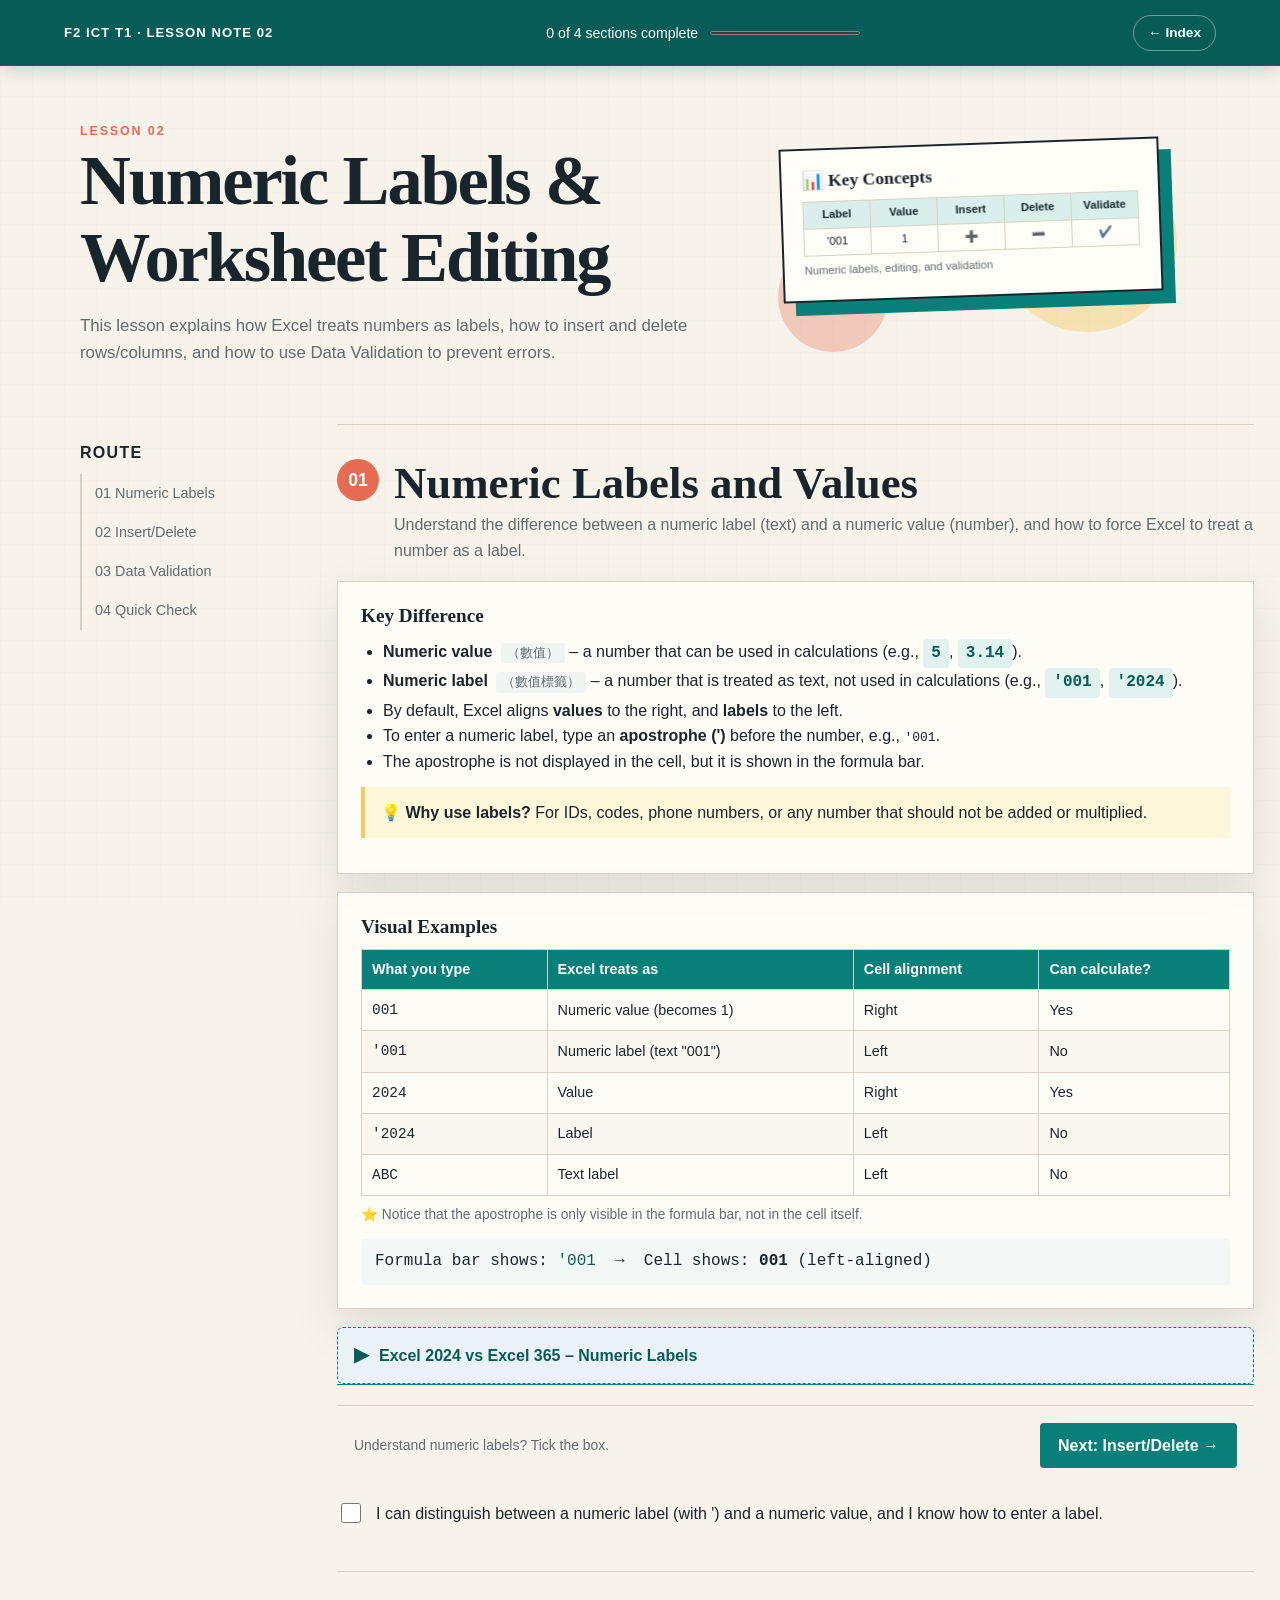
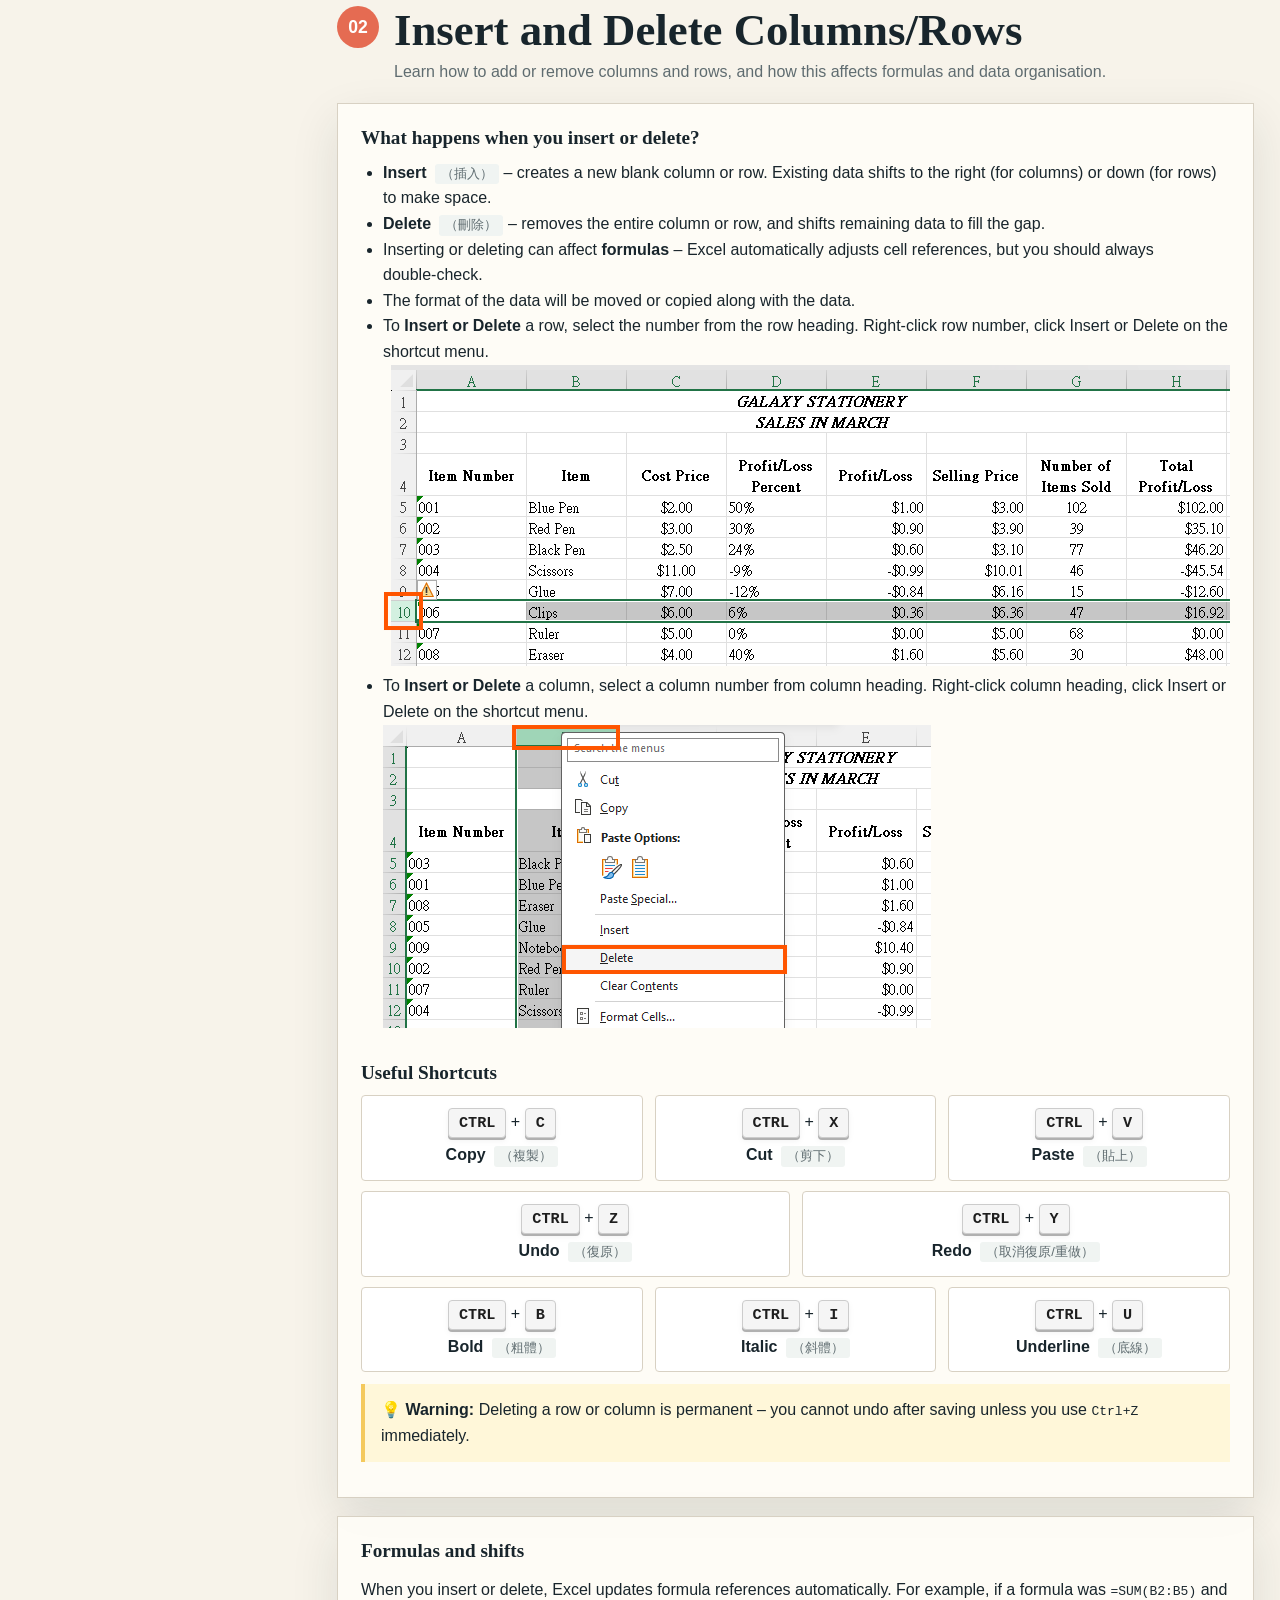
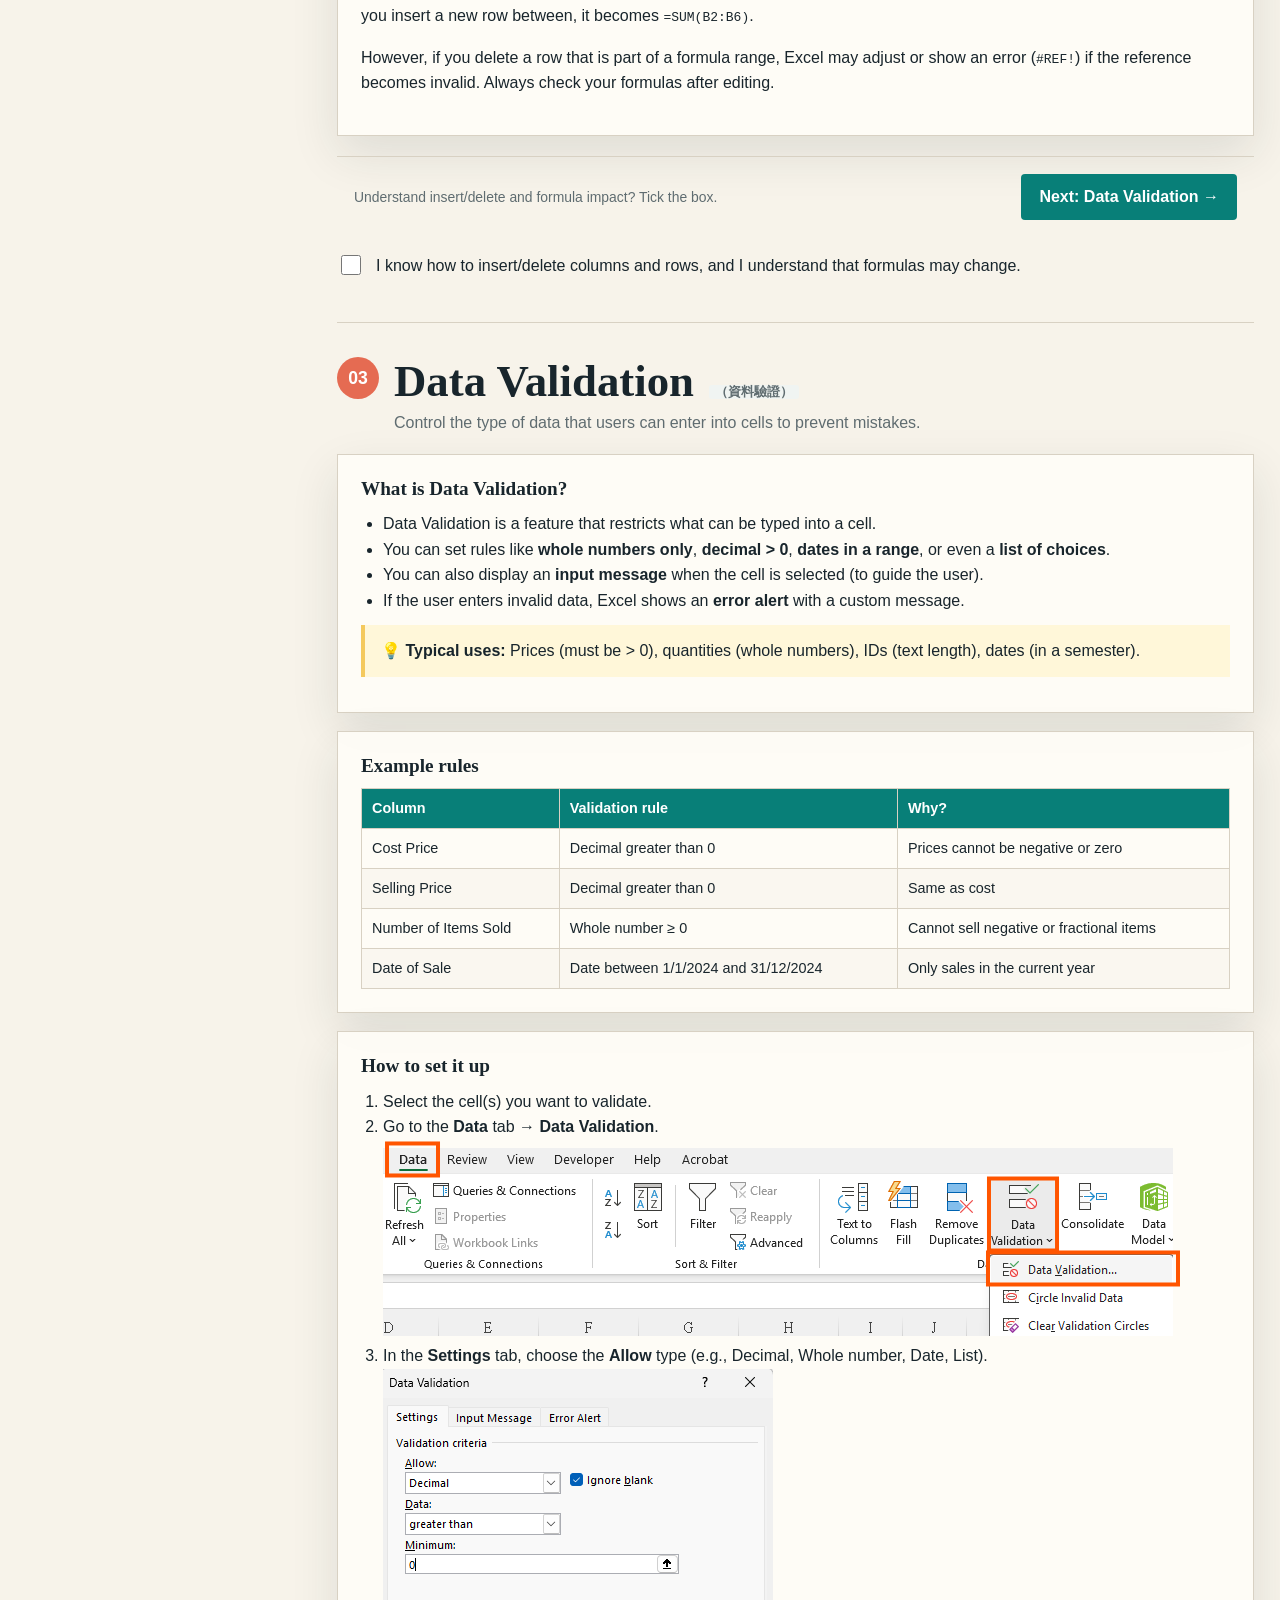
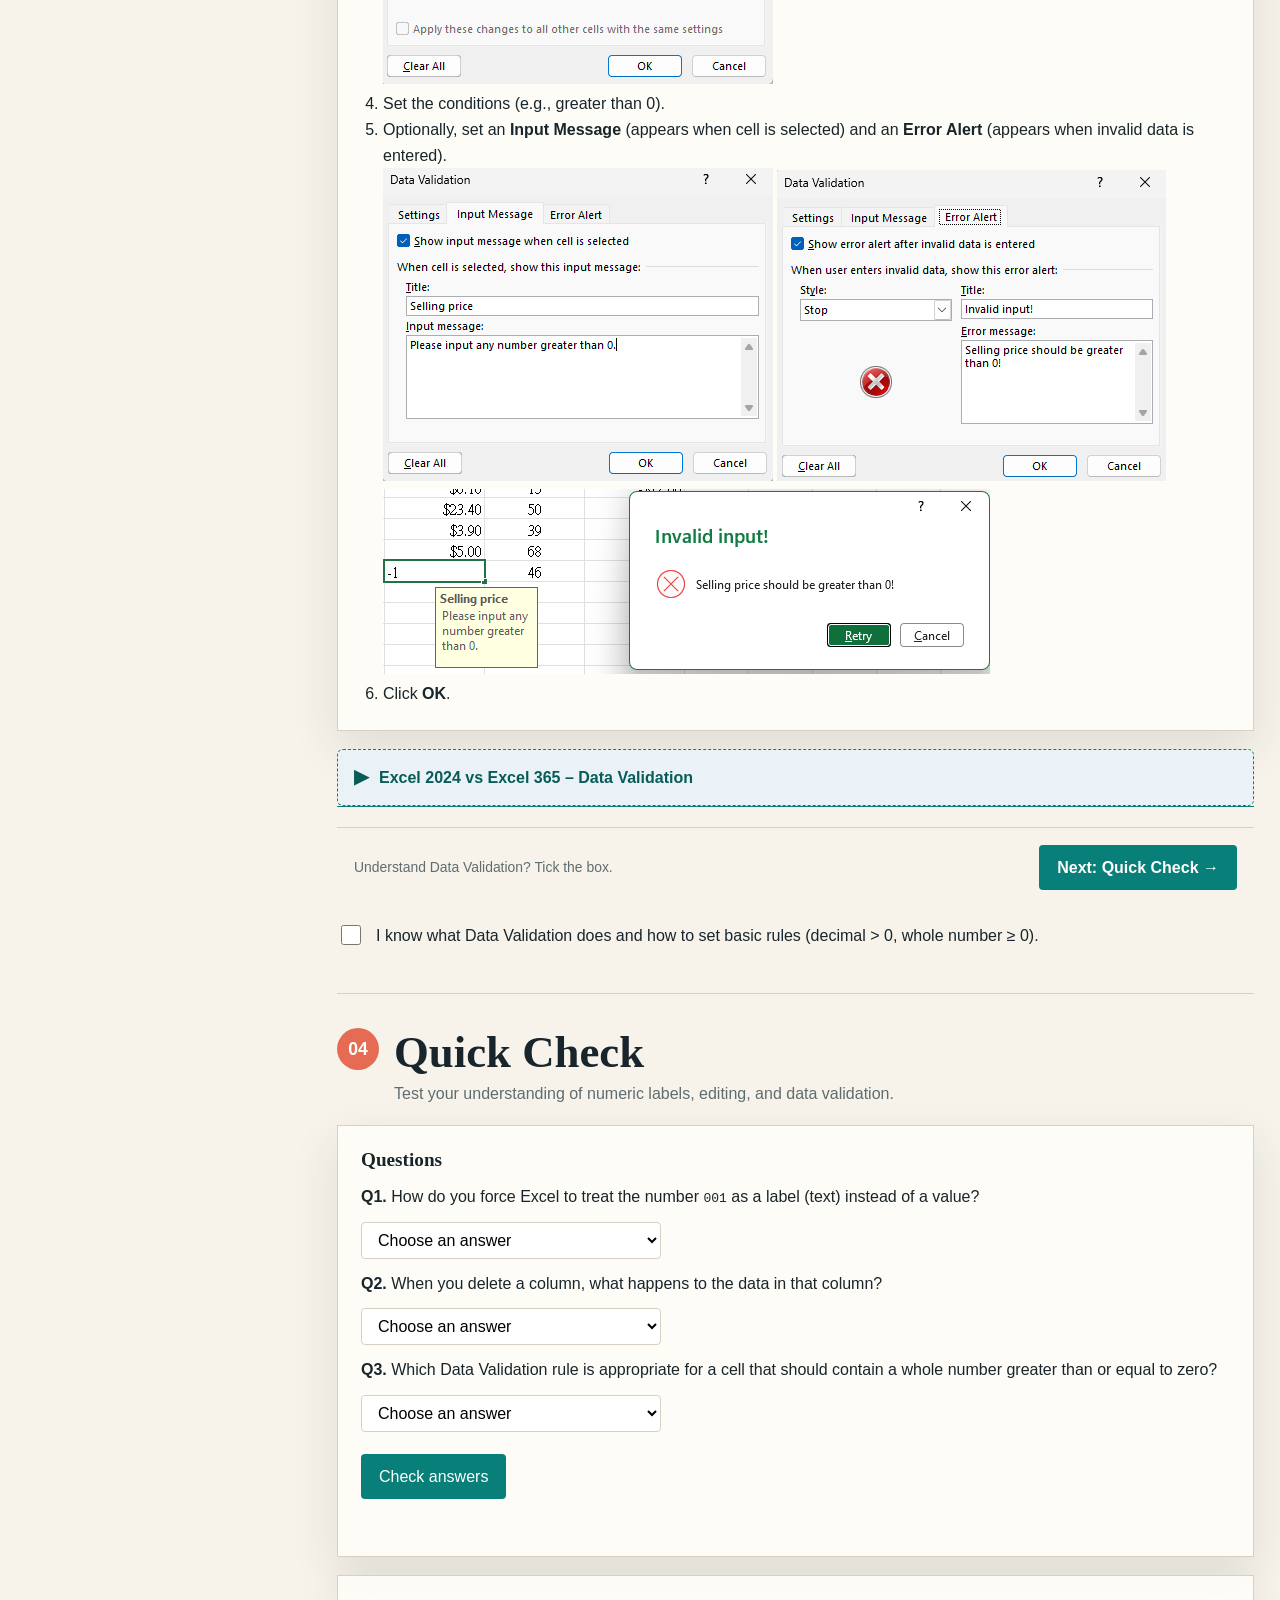
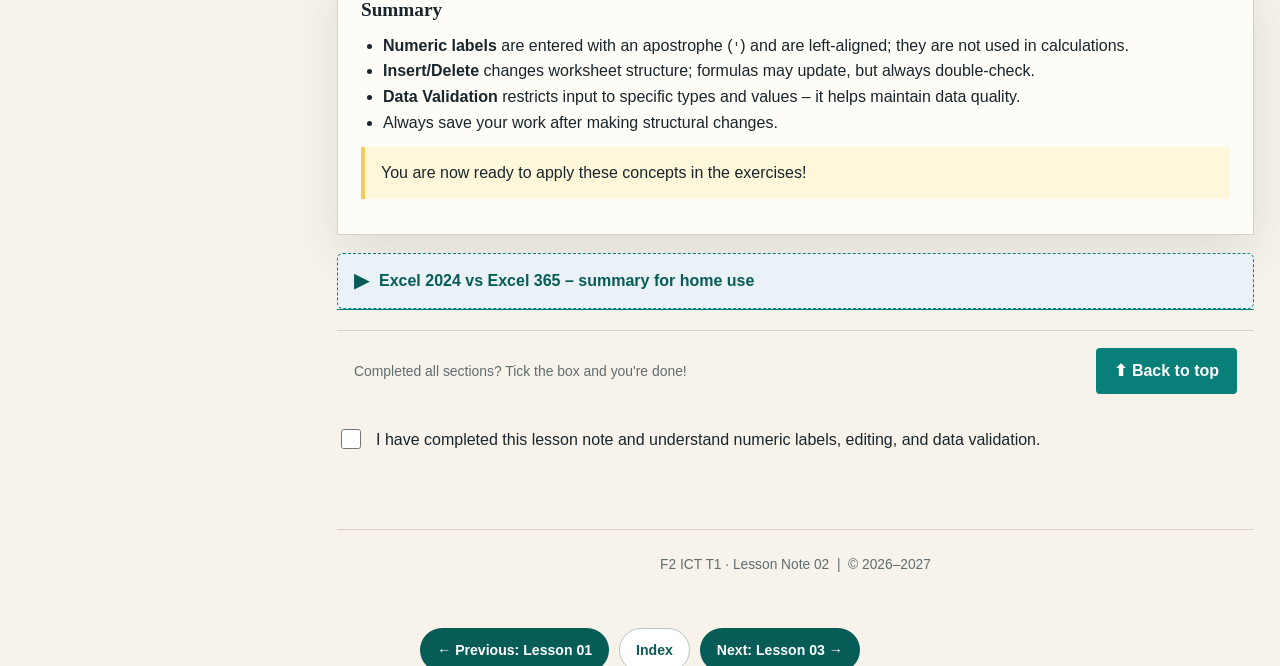
<file: lesson-note-02.html>
<!doctype html>
<html lang="en">
<head>
    <meta charset="utf-8">
    <meta name="viewport" content="width=device-width, initial-scale=1">
    <title>Lesson Note 02 | Numeric Labels and Worksheet Editing</title>
    <style>
        /* ===== Base ===== */
        :root {
            --ink: #18252c;
            --muted: #5f6c70;
            --paper: #f7f3ea;
            --panel: #fffdf8;
            --line: #d8d1c3;
            --teal: #087f78;
            --teal-dark: #075c58;
            --coral: #e56b52;
            --yellow: #f4c95d;
            --green: #27845d;
            --shadow: 0 18px 45px rgba(31, 45, 46, .11);
        }
        * {
            box-sizing: border-box;
        }
        html {
            scroll-behavior: smooth;
        }
        body {
            margin: 0;
            color: var(--ink);
            background: var(--paper);
            font-family: "Trebuchet MS", "Segoe UI", sans-serif;
            line-height: 1.6;
        }
        body::before {
            content: "";
            position: fixed;
            inset: 0;
            z-index: -1;
            opacity: .45;
            pointer-events: none;
            background-image: linear-gradient(rgba(8, 127, 120, .05) 1px, transparent 1px), linear-gradient(90deg, rgba(8, 127, 120, .05) 1px, transparent 1px);
            background-size: 32px 32px;
        }
        /* ===== Topbar ===== */
        .topbar {
            position: sticky;
            top: 0;
            z-index: 10;
            display: flex;
            justify-content: space-between;
            align-items: center;
            gap: 20px;
            padding: 15px clamp(18px, 5vw, 76px);
            color: #fff;
            background: var(--teal-dark);
            box-shadow: 0 4px 18px rgba(7, 92, 88, .2);
            flex-wrap: wrap;
        }
        .brand {
            font-weight: 800;
            letter-spacing: .08em;
            font-size: .82rem;
            text-transform: uppercase;
        }
        .progress-wrap {
            display: flex;
            align-items: center;
            gap: 12px;
            font-size: .88rem;
        }
        progress {
            width: 150px;
            height: 8px;
            accent-color: var(--yellow);
        }
        .back-link {
            text-decoration: none;
            color: #fff;
            border: 1px solid rgba(255, 255, 255, .4);
            border-radius: 999px;
            padding: 6px 14px;
            font-size: .85rem;
            font-weight: 700;
        }
        .back-link:hover {
            background: rgba(255, 255, 255, .15);
        }
        /* ===== Shell & Layout ===== */
        .shell {
            width: min(1120px, calc(100% - 36px));
            margin: 0 auto;
        }
        .hero {
            display: grid;
            grid-template-columns: 1.15fr .85fr;
            gap: 42px;
            align-items: center;
            min-height: 340px;
            padding: 56px 0 40px;
        }
        .eyebrow {
            color: var(--coral);
            font-size: .78rem;
            font-weight: 800;
            letter-spacing: .15em;
            text-transform: uppercase;
        }
        h1,
        h2,
        h3 {
            font-family: Georgia, serif;
            line-height: 1.1;
            margin: 0 0 12px;
        }
        h1 {
            max-width: 650px;
            font-size: clamp(2.6rem, 5.5vw, 5rem);
            letter-spacing: -.03em;
        }
        h2 {
            font-size: clamp(1.8rem, 3.5vw, 2.8rem);
        }
        h3 {
            font-size: 1.3rem;
        }
        .hero p {
            max-width: 650px;
            color: var(--muted);
            font-size: 1.05rem;
        }
        .hero-art {
            position: relative;
            min-height: 220px;
        }
        .hero-art::before {
            content: "";
            position: absolute;
            width: 180px;
            height: 180px;
            right: 5%;
            top: 4%;
            border-radius: 50%;
            background: var(--yellow);
            opacity: .4;
        }
        .hero-art::after {
            content: "";
            position: absolute;
            width: 110px;
            height: 110px;
            left: 8%;
            bottom: 5%;
            border-radius: 50%;
            background: var(--coral);
            opacity: .3;
        }
        .sheet-mark {
            position: relative;
            z-index: 1;
            padding: 20px;
            border: 2px solid var(--ink);
            background: var(--panel);
            box-shadow: 12px 13px 0 var(--teal);
            transform: rotate(-2deg);
            max-width: 380px;
            margin: 0 auto;
        }
        .sheet-mark strong {
            display: block;
            margin-bottom: 10px;
            font: 700 1.1rem Georgia, serif;
        }
        .mini-grid {
            display: grid;
            grid-template-columns: repeat(5, 1fr);
            border-top: 1px solid var(--line);
            border-left: 1px solid var(--line);
            font-size: .7rem;
        }
        .mini-grid span {
            min-height: 26px;
            padding: 4px;
            border-right: 1px solid var(--line);
            border-bottom: 1px solid var(--line);
            text-align: center;
        }
        .mini-grid .hl {
            background: #fff4c9;
            font-weight: 700;
            color: #7c4a00;
        }
        .mini-grid .label {
            background: #d9efeb;
            font-weight: 700;
        }
        /* ===== Layout: sidebar + content ===== */
        .layout {
            display: grid;
            grid-template-columns: 215px 1fr;
            gap: 42px;
            align-items: start;
        }
        .toc {
            position: sticky;
            top: 76px;
            padding: 20px 0;
        }
        .toc h3 {
            font-size: 1rem;
            font-family: "Trebuchet MS", sans-serif;
            text-transform: uppercase;
            letter-spacing: .08em;
        }
        .toc a {
            display: block;
            padding: 8px 0 8px 13px;
            color: var(--muted);
            border-left: 2px solid var(--line);
            text-decoration: none;
            font-size: .9rem;
            transition: all .2s;
        }
        .toc a:hover,
        .toc a:focus {
            color: var(--teal);
            border-left-color: var(--teal);
        }
        .toc .tag {
            display: inline-block;
            font-size: .6rem;
            font-weight: 700;
            color: #fff;
            background: var(--coral);
            border-radius: 999px;
            padding: 0 6px;
            margin-left: 4px;
            vertical-align: middle;
            text-transform: uppercase;
        }
        /* ===== Steps ===== */
        .step {
            scroll-margin-top: 90px;
            padding: 34px 0 40px;
            border-top: 1px solid var(--line);
        }
        .step-heading {
            display: flex;
            align-items: flex-start;
            gap: 15px;
        }
        .step-number {
            display: grid;
            place-items: center;
            flex: 0 0 42px;
            width: 42px;
            height: 42px;
            color: #fff;
            background: var(--coral);
            border-radius: 50%;
            font-weight: 800;
            font-size: 1.1rem;
        }
        .step-heading h2 {
            margin-bottom: 4px;
        }
        .step-lead {
            margin: 0 0 18px;
            color: var(--muted);
            font-size: 1rem;
        }
        /* ===== Cards ===== */
        .card {
            padding: 23px;
            border: 1px solid var(--line);
            background: rgba(255, 253, 248, .88);
            box-shadow: var(--shadow);
            margin-bottom: 18px;
        }
        .card h3 {
            margin-top: 0;
            font-size: 1.2rem;
        }
        .card h4 {
            margin: 0 0 6px;
            font-family: Georgia, serif;
            color: var(--teal-dark);
        }
        .action-list {
            display: grid;
            gap: 10px;
            margin: 0;
            padding: 0;
            list-style: none;
        }
        label.check {
            display: flex;
            align-items: flex-start;
            gap: 12px;
            cursor: pointer;
            padding: 4px 0;
        }
        label.check input {
            width: 20px;
            height: 20px;
            margin-top: 2px;
            accent-color: var(--teal);
            flex-shrink: 0;
        }
        label.check input:checked+span {
            color: var(--muted);
            text-decoration: line-through;
        }
        .keyword {
            display: inline-block;
            font-size: .85rem;
            font-weight: 600;
            color: var(--teal-dark);
            background: #e1f1ed;
            padding: 0 6px;
            border-radius: 3px;
        }
        .keyword-zh {
            display: inline-block;
            font-size: .8rem;
            color: var(--muted);
            background: #f0f4f2;
            padding: 0 6px;
            border-radius: 3px;
            margin-left: 4px;
        }
        .note {
            border-left: 4px solid var(--yellow);
            padding: 13px 16px;
            background: #fff7d9;
            margin: 12px 0;
        }
        .tip-grid {
            display: grid;
            grid-template-columns: repeat(2, 1fr);
            gap: 16px;
            margin: 12px 0;
        }
        .tip {
            padding: 16px;
            background: #eef5f1;
            border-top: 3px solid var(--teal);
        }
        .tip strong {
            display: block;
            color: var(--teal-dark);
        }
        .done {
            display: flex;
            justify-content: space-between;
            align-items: center;
            gap: 18px;
            margin-top: 20px;
            padding: 17px;
            border-top: 1px solid var(--line);
        }
        .done-status {
            color: var(--muted);
            font-size: .87rem;
        }
        .step-complete {
            border-color: var(--green) !important;
        }
        .next-button {
            padding: 10px 18px;
            border: 0;
            color: #fff;
            background: var(--teal);
            border-radius: 4px;
            cursor: pointer;
            font: inherit;
            font-weight: 700;
        }
        .next-button:hover {
            background: var(--teal-dark);
        }
        /* ===== Graphics ===== */
        .window-diagram {
            border: 2px solid #9fb2ad;
            background: #fff;
            overflow: hidden;
            margin: 14px 0;
        }
        .diagram-ribbon {
            padding: 9px 14px;
            font-weight: 700;
            color: #fff;
            background: var(--teal);
            font-size: .9rem;
        }
        .diagram-main {
            display: grid;
            grid-template-columns: 190px 1fr;
            min-height: 200px;
        }
        .diagram-side {
            border-right: 1px solid #d3dfdb;
            background: #f3f8f6;
            padding: 12px;
        }
        .diagram-side p {
            margin: 0 0 7px;
            font-size: .85rem;
        }
        .diagram-side strong {
            color: var(--teal-dark);
        }
        .diagram-grid-wrap {
            padding: 12px;
            overflow-x: auto;
        }
        .worksheet {
            width: 100%;
            border-collapse: collapse;
            table-layout: fixed;
            font-family: Calibri, Arial, sans-serif;
            font-size: .85rem;
        }
        .worksheet th,
        .worksheet td {
            border: 1px solid #c7d3cf;
            height: 34px;
            text-align: center;
            padding: 4px;
            min-width: 36px;
        }
        .worksheet thead th {
            background: #e8efec;
            color: #5c6f6d;
            font-weight: 700;
        }
        .worksheet .rowhead {
            width: 48px;
            background: #e8efec;
            color: #5c6f6d;
            font-weight: 700;
        }
        .worksheet .corner {
            width: 48px;
            background: #dde7e4;
        }
        .worksheet .focus {
            background: #fff4c9;
            border: 2px solid var(--coral);
            font-weight: 700;
            color: #7c4a00;
        }
        .worksheet .label-row {
            background: #d9efeb;
            font-weight: 600;
        }
        .mini-note {
            margin-top: 8px;
            color: var(--muted);
            font-size: .86rem;
        }
        /* ===== Expandable "Excel 365 difference" card ===== */
        .diff-toggle {
            display: flex;
            align-items: center;
            gap: 10px;
            padding: 12px 16px;
            background: #eaf2f8;
            border: 1px dashed var(--teal);
            border-radius: 6px;
            cursor: pointer;
            font-weight: 700;
            color: var(--teal-dark);
            transition: background .2s;
            user-select: none;
            margin: 14px 0 0;
        }
        .diff-toggle:hover {
            background: #d5e6f0;
        }
        .diff-toggle .arrow {
            display: inline-block;
            transition: transform .3s;
            font-size: 1.2rem;
        }
        .diff-toggle .arrow.open {
            transform: rotate(90deg);
        }
        .diff-content {
            max-height: 0;
            overflow: hidden;
            transition: max-height .4s ease, padding .3s ease;
            padding: 0 16px;
            background: #f8fbfd;
            border-radius: 0 0 6px 6px;
            border-left: 1px solid var(--teal);
            border-right: 1px solid var(--teal);
            border-bottom: 1px solid var(--teal);
        }
        .diff-content.open {
            max-height: 600px;
            padding: 16px;
        }
        .diff-content ul {
            margin: 6px 0;
            padding-left: 22px;
        }
        .diff-content li {
            margin-bottom: 4px;
            font-size: .92rem;
        }
        .diff-content strong {
            color: var(--coral);
        }
        /* ===== Quiz ===== */
        .quiz {
            display: grid;
            gap: 12px;
            margin: 14px 0;
        }
        .quiz select {
            padding: 8px 12px;
            border: 1px solid var(--line);
            border-radius: 4px;
            font: inherit;
            background: #fff;
            max-width: 300px;
        }
        .quiz button {
            width: fit-content;
            border: 0;
            background: var(--teal);
            color: #fff;
            padding: 10px 18px;
            font: inherit;
            font-weight: 700;
            cursor: pointer;
            border-radius: 4px;
        }
        .quiz button:hover {
            background: var(--teal-dark);
        }
        .quiz-result {
            min-height: 24px;
            font-weight: 700;
        }
        /* ===== Footer & pager ===== */
        footer {
            margin-top: 32px;
            padding: 24px 0 32px;
            color: var(--muted);
            border-top: 1px solid var(--line);
            font-size: .86rem;
            text-align: center;
        }
        .pager-nav {
            margin-top: 20px;
            display: flex;
            flex-wrap: wrap;
            justify-content: center;
            gap: 10px;
        }
        .pager-link {
            text-decoration: none;
            color: #fff;
            background: var(--teal-dark);
            padding: 10px 16px;
            border-radius: 999px;
            font-weight: 700;
            border: 1px solid rgba(7, 92, 88, .3);
            font-size: .88rem;
            transition: opacity .2s;
        }
        .pager-link:hover {
            opacity: .85;
        }
        .pager-link.home {
            background: #fff;
            color: var(--teal-dark);
            border-color: #b8c5c1;
        }
        /* ===== Responsive ===== */
        @media (max-width: 820px) {
            .hero {
                grid-template-columns: 1fr;
                padding-top: 40px;
                gap: 24px;
            }
            .hero-art {
                min-height: 180px;
            }
            .layout {
                grid-template-columns: 1fr;
                gap: 0;
            }
            .toc {
                position: static;
                display: flex;
                overflow-x: auto;
                gap: 12px;
                padding: 0 0 16px;
                flex-wrap: nowrap;
            }
            .toc h3 {
                display: none;
            }
            .toc a {
                flex: 0 0 auto;
                border-left: 0;
                border-bottom: 2px solid var(--line);
                white-space: nowrap;
                padding: 6px 12px;
            }
            .diagram-main {
                grid-template-columns: 1fr;
            }
            .diagram-side {
                border-right: 0;
                border-bottom: 1px solid #d3dfdb;
            }
            .tip-grid {
                grid-template-columns: 1fr;
            }
            .done {
                align-items: flex-start;
                flex-direction: column;
            }
            .topbar {
                align-items: flex-start;
                flex-direction: column;
                gap: 8px;
            }
            progress {
                width: 110px;
            }
        }
        @media (max-width: 500px) {
            .shell {
                width: calc(100% - 16px);
            }
            .hero {
                padding-top: 28px;
            }
            .sheet-mark {
                padding: 14px;
            }
            .card {
                padding: 16px;
            }
            .step {
                padding: 22px 0 28px;
            }
            .step-heading {
                gap: 10px;
            }
            .step-number {
                width: 34px;
                height: 34px;
                font-size: .9rem;
            }
            .diff-toggle {
                font-size: .85rem;
                padding: 10px 12px;
            }
        }
        /* custom table styles */
        .demo-table {
            width: 100%;
            border-collapse: collapse;
            font-size: .9rem;
        }
        .demo-table th,
        .demo-table td {
            border: 1px solid var(--line);
            padding: 8px 10px;
            text-align: left;
        }
        .demo-table th {
            background: var(--teal);
            color: #fff;
            font-weight: 700;
        }
        .demo-table tr:nth-child(even) {
            background: #faf7f0;
        }
        .icon-box {
            display: inline-block;
            background: #e1f1ed;
            padding: 2px 8px;
            border-radius: 4px;
            font-family: Consolas, monospace;
            font-weight: 600;
            color: var(--teal-dark);
        }
        .keyboard-shortcut {
            background: #f0f0f0;
            border: 1px solid #ccc;
            padding: 0 6px;
            border-radius: 3px;
            font-family: inherit;
            font-size: .9rem;
        }/* ===== Keyboard keycap style ===== */
        .keycap {
            display: inline-block;
            background: #f5f5f5;
            border: 1px solid #ccc;
            border-radius: 4px;
            padding: 2px 10px;
            font-family: Consolas, "Courier New", monospace;
            font-weight: 700;
            font-size: 0.95rem;
            box-shadow: 0 2px 0 #b0b0b0, 0 3px 6px rgba(0,0,0,0.05);
            color: #1e1e1e;
            line-height: 1.6;
            margin-bottom: 4px;
        }
        .keycap .plus {
            margin: 0 2px;
            color: #888;
            font-weight: 400;
        }
    </style>
</head>
<body>

    <!-- ===== TOPBAR ===== -->
    <header class="topbar">
        <div class="brand">F2 ICT T1 · Lesson Note 02</div>
        <div class="progress-wrap">
            <span id="progressText">0 of 4 sections complete</span>
            <progress id="progress" value="0" max="4"></progress>
        </div>
        <a class="back-link" href="index.html">← Index</a>
    </header>

    <main class="shell">

        <!-- ===== HERO ===== -->
        <section class="hero">
            <div>
                <div class="eyebrow">Lesson 02</div>
                <h1>Numeric Labels &amp; Worksheet Editing</h1>
                <p>This lesson explains how Excel treats numbers as labels, how to insert and delete rows/columns, and how to use Data Validation to prevent errors. </p>
            </div>
            <div class="hero-art" aria-hidden="true">
                <div class="sheet-mark">
                    <strong>📊 Key Concepts</strong>
                    <div class="mini-grid">
                        <span class="label">Label</span><span class="label">Value</span><span class="label">Insert</span><span class="label">Delete</span><span class="label">Validate</span>
                        <span>'001</span><span>1</span><span>➕</span><span>➖</span><span>✔️</span>
                    </div>
                    <div style="margin-top:6px;font-size:.7rem;color:var(--muted);">Numeric labels, editing, and validation</div>
                </div>
            </div>
        </section>

        <!-- ===== LAYOUT: SIDEBAR + CONTENT ===== -->
        <div class="layout">

            <!-- SIDEBAR / TOC -->
            <nav class="toc" aria-label="Guide sections">
                <h3>Route</h3>
                <a href="#section-1">01 Numeric Labels</a>
                <a href="#section-2">02 Insert/Delete</a>
                <a href="#section-3">03 Data Validation</a>
                <a href="#section-4">04 Quick Check</a>
            </nav>

            <!-- ===== CONTENT ===== -->
            <div>

                <!-- ============================================================ -->
                <!-- SECTION 1: Numeric Labels and Values -->
                <!-- ============================================================ -->
                <section class="step" id="section-1">
                    <div class="step-heading">
                        <span class="step-number">01</span>
                        <div>
                            <h2>Numeric Labels and Values</span></h2>
                            <p class="step-lead">Understand the difference between a numeric label (text) and a numeric value (number), and how to force Excel to treat a number as a label.</p>
                        </div>
                    </div>

                    <div class="card">
                        <h3>Key Difference</h3>
                        <ul style="padding-left:22px;margin:8px 0 0;">
                            <li><strong>Numeric value</strong> <span class="keyword-zh">（數值）</span> – a number that can be used in calculations (e.g., <span class="icon-box">5</span>, <span class="icon-box">3.14</span>).</li>
                            <li><strong>Numeric label</strong> <span class="keyword-zh">（數值標籤）</span> – a number that is treated as text, not used in calculations (e.g., <span class="icon-box">'001</span>, <span class="icon-box">'2024</span>).</li>
                            <li>By default, Excel aligns <strong>values</strong> to the right, and <strong>labels</strong> to the left.</li>
                            <li>To enter a numeric label, type an <strong>apostrophe (')</strong> before the number, e.g., <code>'001</code>.</li>
                            <li>The apostrophe is not displayed in the cell, but it is shown in the formula bar.</li>
                        </ul>
                        <div class="note">
                            💡 <strong>Why use labels?</strong> For IDs, codes, phone numbers, or any number that should not be added or multiplied.
                        </div>
                    </div>

                    <div class="card">
                        <h3>Visual Examples</h3>
                        <div style="overflow-x:auto;">
                            <table class="demo-table">
                                <thead><tr><th>What you type</th><th>Excel treats as</th><th>Cell alignment</th><th>Can calculate?</th></tr></thead>
                                <tbody>
                                    <tr><td><code>001</code></td><td>Numeric value (becomes 1)</td><td>Right</td><td>Yes</td></tr>
                                    <tr><td><code>'001</code></td><td>Numeric label (text "001")</td><td>Left</td><td>No</td></tr>
                                    <tr><td><code>2024</code></td><td>Value</td><td>Right</td><td>Yes</td></tr>
                                    <tr><td><code>'2024</code></td><td>Label</td><td>Left</td><td>No</td></tr>
                                    <tr><td><code>ABC</code></td><td>Text label</td><td>Left</td><td>No</td></tr>
                                </tbody>
                            </table>
                        </div>
                        <p class="mini-note">⭐ Notice that the apostrophe is only visible in the formula bar, not in the cell itself.</p>
                        <div style="background:#f3f8f6;padding:10px 14px;border-radius:4px;margin-top:10px;font-family:Consolas,monospace;">
                            Formula bar shows: <span style="color:var(--teal-dark);">'001</span> &nbsp;→&nbsp; Cell shows: <strong>001</strong> (left-aligned)
                        </div>
                    </div>

                    <!-- Excel 365 Difference -->
                    <div class="diff-toggle" onclick="toggleDiff(this)">
                        <span class="arrow">▶</span>Excel 2024 vs Excel 365 – Numeric Labels
                    </div>
                    <div class="diff-content">
                        <ul>
                            <li><strong>Same behaviour</strong> – both versions treat apostrophe as a label prefix.</li>
                            <li>Excel 365 has a <strong>“Convert to Number”</strong> smart tag that may appear if you type a number as text – useful if you change your mind.</li>
                            <li>In Excel 365, you can also use the <strong>“Text”</strong> format from the Number Format dropdown to force a label without typing an apostrophe.</li>
                            <li>Both methods work in Excel 365. The apostrophe trick is the quickest.</li>
                        </ul>
                    </div>

                    <div class="done">
                        <span class="done-status">Understand numeric labels? Tick the box.</span>
                        <button class="next-button" data-next="section-2">Next: Insert/Delete →</button>
                    </div>
                    <div class="action-list" style="margin-top:12px;">
                        <label class="check"><input type="checkbox" data-section="1"><span>I can distinguish between a numeric label (with ') and a numeric value, and I know how to enter a label.</span></label>
                    </div>
                </section>

                <!-- ============================================================ -->
                <!-- SECTION 2: Insert and Delete Columns/Rows -->
                <!-- ============================================================ -->
                <section class="step" id="section-2">
                    <div class="step-heading">
                        <span class="step-number">02</span>
                        <div>
                            <h2>Insert and Delete Columns/Rows</h2>
                            <p class="step-lead">Learn how to add or remove columns and rows, and how this affects formulas and data organisation.</p>
                        </div>
                    </div>

                    <div class="card">
                        <h3>What happens when you insert or delete?</h3>
                        <ul style="padding-left:22px;margin:8px 0 0;">
                            <li><strong>Insert</strong> <span class="keyword-zh">（插入）</span> – creates a new blank column or row. Existing data shifts to the right (for columns) or down (for rows) to make space.</li>
                            <li><strong>Delete</strong> <span class="keyword-zh">（刪除）</span> – removes the entire column or row, and shifts remaining data to fill the gap.</li>
                            <li>Inserting or deleting can affect <strong>formulas</strong> – Excel automatically adjusts cell references, but you should always double‑check.</li>
                            <li>The format of the data will be moved or copied along with the data.</li>
                            <li>To <strong>Insert or Delete</strong> a row, select the number from the row heading. Right-click row number, click Insert or Delete on the shortcut menu.<br><img src="images/ex02_img06.png" alt=""></li>
                            <li>To <strong>Insert or Delete</strong> a column, select a column number from column heading. Right-click column heading, click Insert or Delete on the shortcut menu.<br><img src="images/notes2_img01.png" alt=""></li>
                        </ul>
                        <br>
                        <h3>Useful Shortcuts</h3>
                        <div style="display:flex;flex-wrap:wrap;gap:12px;margin:10px 0;">
                            <!-- Copy -->
                            <div style="background:#fff;border:1px solid var(--line);padding:12px 18px;border-radius:4px;text-align:center;flex:1;min-width:80px;">
                                <div><span class="keycap">CTRL</span> <span class="plus">+</span> <span class="keycap">C</span></div>
                                <div><strong>Copy</strong> <span class="keyword-zh">（複製）</span></div>
                            </div>
                            <!-- Cut -->
                            <div style="background:#fff;border:1px solid var(--line);padding:12px 18px;border-radius:4px;text-align:center;flex:1;min-width:80px;">
                                <div><span class="keycap">CTRL</span> <span class="plus">+</span> <span class="keycap">X</span></div>
                                <div><strong>Cut</strong> <span class="keyword-zh">（剪下）</span></div>
                            </div>
                            <!-- Paste -->
                            <div style="background:#fff;border:1px solid var(--line);padding:12px 18px;border-radius:4px;text-align:center;flex:1;min-width:80px;">
                                <div><span class="keycap">CTRL</span> <span class="plus">+</span> <span class="keycap">V</span></div>
                                <div><strong>Paste</strong> <span class="keyword-zh">（貼上）</span></div>
                            </div>
                        </div>
                        <div style="display:flex;flex-wrap:wrap;gap:12px;margin:10px 0;">
                            <!-- Undo -->
                            <div style="background:#fff;border:1px solid var(--line);padding:12px 18px;border-radius:4px;text-align:center;flex:1;min-width:80px;">
                                <div><span class="keycap">CTRL</span> <span class="plus">+</span> <span class="keycap">Z</span></div>
                                <div><strong>Undo</strong> <span class="keyword-zh">（復原）</span></div>
                            </div>
                            <!-- Redo -->
                            <div style="background:#fff;border:1px solid var(--line);padding:12px 18px;border-radius:4px;text-align:center;flex:1;min-width:80px;">
                                <div><span class="keycap">CTRL</span> <span class="plus">+</span> <span class="keycap">Y</span></div>
                                <div><strong>Redo</strong> <span class="keyword-zh">（取消復原/重做）</span></div>
                            </div>
                        </div>
                        <div style="display:flex;flex-wrap:wrap;gap:12px;margin:10px 0;">
                            <div style="background:#fff;border:1px solid var(--line);padding:12px 18px;border-radius:4px;text-align:center;flex:1;min-width:80px;">
                                <div><span class="keycap">CTRL</span> <span class="plus">+</span> <span class="keycap">B</span></div>
                                <div><strong>Bold</strong> <span class="keyword-zh">（粗體）</span></div>
                            </div>
                            <!-- Italic -->
                            <div style="background:#fff;border:1px solid var(--line);padding:12px 18px;border-radius:4px;text-align:center;flex:1;min-width:80px;">
                                <div><span class="keycap">CTRL</span> <span class="plus">+</span> <span class="keycap">I</span></div>
                                <div><strong>Italic</strong> <span class="keyword-zh">（斜體）</span></div>
                            </div>
                            <!-- Underline -->
                            <div style="background:#fff;border:1px solid var(--line);padding:12px 18px;border-radius:4px;text-align:center;flex:1;min-width:80px;">
                                <div><span class="keycap">CTRL</span> <span class="plus">+</span> <span class="keycap">U</span></div>
                                <div><strong>Underline</strong> <span class="keyword-zh">（底線）</span></div>
                            </div>
                        </div>
                        <div class="note">
                            💡 <strong>Warning:</strong> Deleting a row or column is permanent – you cannot undo after saving unless you use <kbd>Ctrl+Z</kbd> immediately.
                        </div>
                    </div>

                    <div class="card">
                        <h3>Formulas and shifts</h3>
                        <p>When you insert or delete, Excel updates formula references automatically. For example, if a formula was <code>=SUM(B2:B5)</code> and you insert a new row between, it becomes <code>=SUM(B2:B6)</code>.</p>
                        <p>However, if you delete a row that is part of a formula range, Excel may adjust or show an error (<code>#REF!</code>) if the reference becomes invalid. Always check your formulas after editing.</p>
                    </div>

                    <div class="done">
                        <span class="done-status">Understand insert/delete and formula impact? Tick the box.</span>
                        <button class="next-button" data-next="section-3">Next: Data Validation →</button>
                    </div>
                    <div class="action-list" style="margin-top:12px;">
                        <label class="check"><input type="checkbox" data-section="2"><span>I know how to insert/delete columns and rows, and I understand that formulas may change.</span></label>
                    </div>
                </section>

                <!-- ============================================================ -->
                <!-- SECTION 3: Data Validation -->
                <!-- ============================================================ -->
                <section class="step" id="section-3">
                    <div class="step-heading">
                        <span class="step-number">03</span>
                        <div>
                            <h2>Data Validation <span class="keyword-zh">（資料驗證）</span></h2>
                            <p class="step-lead">Control the type of data that users can enter into cells to prevent mistakes.</p>
                        </div>
                    </div>

                    <div class="card">
                        <h3>What is Data Validation?</h3>
                        <ul style="padding-left:22px;margin:8px 0 0;">
                            <li>Data Validation is a feature that restricts what can be typed into a cell.</li>
                            <li>You can set rules like <strong>whole numbers only</strong>, <strong>decimal > 0</strong>, <strong>dates in a range</strong>, or even a <strong>list of choices</strong>.</li>
                            <li>You can also display an <strong>input message</strong> when the cell is selected (to guide the user).</li>
                            <li>If the user enters invalid data, Excel shows an <strong>error alert</strong> with a custom message.</li>
                        </ul>
                        <div class="note">
                            💡 <strong>Typical uses:</strong> Prices (must be > 0), quantities (whole numbers), IDs (text length), dates (in a semester).
                        </div>
                    </div>

                    <div class="card">
                        <h3>Example rules</h3>
                        <div style="overflow-x:auto;">
                            <table class="demo-table">
                                <thead><tr><th>Column</th><th>Validation rule</th><th>Why?</th></tr></thead>
                                <tbody>
                                    <tr><td>Cost Price</td><td>Decimal greater than 0</td><td>Prices cannot be negative or zero</td></tr>
                                    <tr><td>Selling Price</td><td>Decimal greater than 0</td><td>Same as cost</td></tr>
                                    <tr><td>Number of Items Sold</td><td>Whole number ≥ 0</td><td>Cannot sell negative or fractional items</td></tr>
                                    <tr><td>Date of Sale</td><td>Date between 1/1/2024 and 31/12/2024</td><td>Only sales in the current year</td></tr>
                                </tbody>
                            </table>
                        </div>
                    </div>

                    <div class="card">
                        <h3>How to set it up</h3>
                        <ol style="padding-left:22px;margin:8px 0 0;">
                            <li>Select the cell(s) you want to validate.</li>
                            <li>Go to the <strong>Data</strong> tab → <strong>Data Validation</strong>.<br><img src="images/ex02_img09.png" alt=""></li>
                            <li>In the <strong>Settings</strong> tab, choose the <strong>Allow</strong> type (e.g., Decimal, Whole number, Date, List).<br><img src="images/ex02_img10.png" alt=""></li>
                            <li>Set the conditions (e.g., greater than 0).</li>
                            <li>Optionally, set an <strong>Input Message</strong> (appears when cell is selected) and an <strong>Error Alert</strong> (appears when invalid data is entered).<br><img src="images/notes2_img02.png" alt="">  <img src="images/notes2_img03.png" alt="">  <img src="images/notes2_img04.png" alt=""></li>
                            <li>Click <strong>OK</strong>.</li>
                        </ol>
                    </div>

                    <!-- Excel 365 Difference -->
                    <div class="diff-toggle" onclick="toggleDiff(this)">
                        <span class="arrow">▶</span>Excel 2024 vs Excel 365 – Data Validation
                    </div>
                    <div class="diff-content">
                        <ul>
                            <li><strong>Same core functionality</strong> – both versions have the same validation rules.<br><img src="images/notes2_img05.png" alt=""></li>
                        </ul>
                    </div>

                    <div class="done">
                        <span class="done-status">Understand Data Validation? Tick the box.</span>
                        <button class="next-button" data-next="section-4">Next: Quick Check →</button>
                    </div>
                    <div class="action-list" style="margin-top:12px;">
                        <label class="check"><input type="checkbox" data-section="3"><span>I know what Data Validation does and how to set basic rules (decimal > 0, whole number ≥ 0).</span></label>
                    </div>
                </section>

                <!-- ============================================================ -->
                <!-- SECTION 4: Quick Check (Quiz) -->
                <!-- ============================================================ -->
                <section class="step" id="section-4">
                    <div class="step-heading">
                        <span class="step-number">04</span>
                        <div>
                            <h2>Quick Check</h2>
                            <p class="step-lead">Test your understanding of numeric labels, editing, and data validation.</p>
                        </div>
                    </div>

                    <div class="card">
                        <h3>Questions</h3>
                        <div class="quiz">
                            <label for="q1"><strong>Q1.</strong> How do you force Excel to treat the number <code>001</code> as a label (text) instead of a value?</label>
                            <select id="q1">
                                <option value="">Choose an answer</option>
                                <option value="wrong">Type 001 and press Enter</option>
                                <option value="right">Type '001 and press Enter</option>
                                <option value="wrong">Type =001</option>
                            </select>

                            <label for="q2"><strong>Q2.</strong> When you delete a column, what happens to the data in that column?</label>
                            <select id="q2">
                                <option value="">Choose an answer</option>
                                <option value="wrong">It is moved to a new sheet</option>
                                <option value="right">It is permanently removed</option>
                                <option value="wrong">It becomes hidden</option>
                            </select>

                            <label for="q3"><strong>Q3.</strong> Which Data Validation rule is appropriate for a cell that should contain a whole number greater than or equal to zero?</label>
                            <select id="q3">
                                <option value="">Choose an answer</option>
                                <option value="wrong">Decimal > 0</option>
                                <option value="right">Whole number ≥ 0</option>
                                <option value="wrong">Text length = 0</option>
                            </select>
                        </div>
                        <button id="checkQuiz" style="border:0;background:var(--teal);color:#fff;padding:10px 18px;font-weight:700;border-radius:4px;cursor:pointer;font:inherit;margin-top:8px;">Check answers</button>
                        <div class="quiz-result" id="quizResult" aria-live="polite" style="margin-top:10px;"></div>
                    </div>

                    <div class="card">
                        <h3>Summary</h3>
                        <ul style="padding-left:22px;margin:6px 0 0;">
                            <li><strong>Numeric labels</strong> are entered with an apostrophe (<code>'</code>) and are left‑aligned; they are not used in calculations.</li>
                            <li><strong>Insert/Delete</strong> changes worksheet structure; formulas may update, but always double‑check.</li>
                            <li><strong>Data Validation</strong> restricts input to specific types and values – it helps maintain data quality.</li>
                            <li>Always save your work after making structural changes.</li>
                        </ul>
                        <div class="note" style="margin-top:12px;">
                            You are now ready to apply these concepts in the exercises!
                        </div>
                    </div>

                    <!-- Excel 365 Difference – summary -->
                    <div class="diff-toggle" onclick="toggleDiff(this)">
                        <span class="arrow">▶</span>Excel 2024 vs Excel 365 – summary for home use
                    </div>
                    <div class="diff-content">
                        <ul>
                            <li><strong>All core features</strong> (apostrophe labels, insert/delete, data validation) work the same in both versions.</li>
                            <li>You can complete all homework using Excel 365 at home – just follow the same steps.</li>
                        </ul>
                    </div>

                    <div class="done">
                        <span class="done-status">Completed all sections? Tick the box and you're done!</span>
                        <button class="next-button" data-next="top">⬆ Back to top</button>
                    </div>
                    <div class="action-list" style="margin-top:12px;">
                        <label class="check"><input type="checkbox" data-section="4"><span>I have completed this lesson note and understand numeric labels, editing, and data validation.</span></label>
                    </div>
                </section>

                <footer>
                    F2 ICT T1 · Lesson Note 02 &nbsp;|&nbsp; © 2026–2027
                </footer>

            </div><!-- /content -->
        </div><!-- /layout -->

        <!-- ===== PAGER ===== -->
        <nav class="pager-nav" aria-label="Page navigation">
            <a class="pager-link" href="lesson-note-01.html">← Previous: Lesson 01</a>
            <a class="pager-link home" href="index.html">Index</a>
            <a class="pager-link" href="lesson-note-03.html">Next: Lesson 03 →</a>
        </nav>

    </main>

    <!-- ===== SCRIPTS ===== -->
    <script>
        // ---- Toggle expandable diff cards ----
        function toggleDiff(el) {
            const arrow = el.querySelector('.arrow');
            const content = el.nextElementSibling;
            if (content.classList.contains('open')) {
                content.classList.remove('open');
                arrow.classList.remove('open');
                arrow.textContent = '▶';
            } else {
                content.classList.add('open');
                arrow.classList.add('open');
                arrow.textContent = '▼';
            }
        }

        // ---- Progress tracking ----
        const checkboxes = document.querySelectorAll('input[type="checkbox"][data-section]');
        const progress = document.getElementById('progress');
        const progressText = document.getElementById('progressText');

        function updateProgress() {
            const checked = document.querySelectorAll('input[type="checkbox"][data-section]:checked').length;
            const total = checkboxes.length;
            progress.value = checked;
            progress.max = total;
            progressText.textContent = `${checked} of ${total} sections complete`;
            // highlight steps
            document.querySelectorAll('.step').forEach(step => {
                const cb = step.querySelector('input[type="checkbox"][data-section]');
                if (cb && cb.checked) {
                    step.classList.add('step-complete');
                } else {
                    step.classList.remove('step-complete');
                }
            });
            // save to localStorage
            const state = {};
            checkboxes.forEach(cb => { state[cb.dataset.section] = cb.checked; });
            localStorage.setItem('lessonNote02_state', JSON.stringify(state));
        }

        // load saved state
        const saved = JSON.parse(localStorage.getItem('lessonNote02_state') || '{}');
        checkboxes.forEach(cb => {
            const sec = cb.dataset.section;
            if (saved[sec] === true) cb.checked = true;
            cb.addEventListener('change', updateProgress);
        });
        updateProgress();

        // ---- "Next" buttons ----
        document.querySelectorAll('.next-button[data-next]').forEach(btn => {
            btn.addEventListener('click', () => {
                const targetId = btn.dataset.next;
                const target = targetId === 'top' ? document.querySelector('.shell') : document.getElementById(targetId);
                if (target) target.scrollIntoView({ behavior: 'smooth', block: 'start' });
            });
        });

        // ---- Quiz checker ----
        document.getElementById('checkQuiz').addEventListener('click', () => {
            const q1 = document.getElementById('q1');
            const q2 = document.getElementById('q2');
            const q3 = document.getElementById('q3');
            const result = document.getElementById('quizResult');

            const a1 = q1.value === 'right';
            const a2 = q2.value === 'right';
            const a3 = q3.value === 'right';
            const total = [a1, a2, a3].filter(Boolean).length;

            let msg = `You got ${total} out of 3 correct. `;
            if (total === 3) {
                msg += '🎉 Perfect! You are ready for the exercises.';
                result.style.color = '#27845d';
            } else if (total >= 2) {
                msg += '👍 Good work! Review the sections you missed.';
                result.style.color = '#e5a500';
            } else {
                msg += '📖 Please review the sections above and try again.';
                result.style.color = '#b2503c';
            }
            const details = [];
            if (!a1) details.push('Q1 (apostrophe for labels)');
            if (!a2) details.push('Q2 (delete column)');
            if (!a3) details.push('Q3 (data validation rule)');
            if (details.length > 0) {
                msg += ' Check: ' + details.join(', ') + '.';
            }
            result.textContent = msg;
        });
    </script>

</body>
</html>
</file>
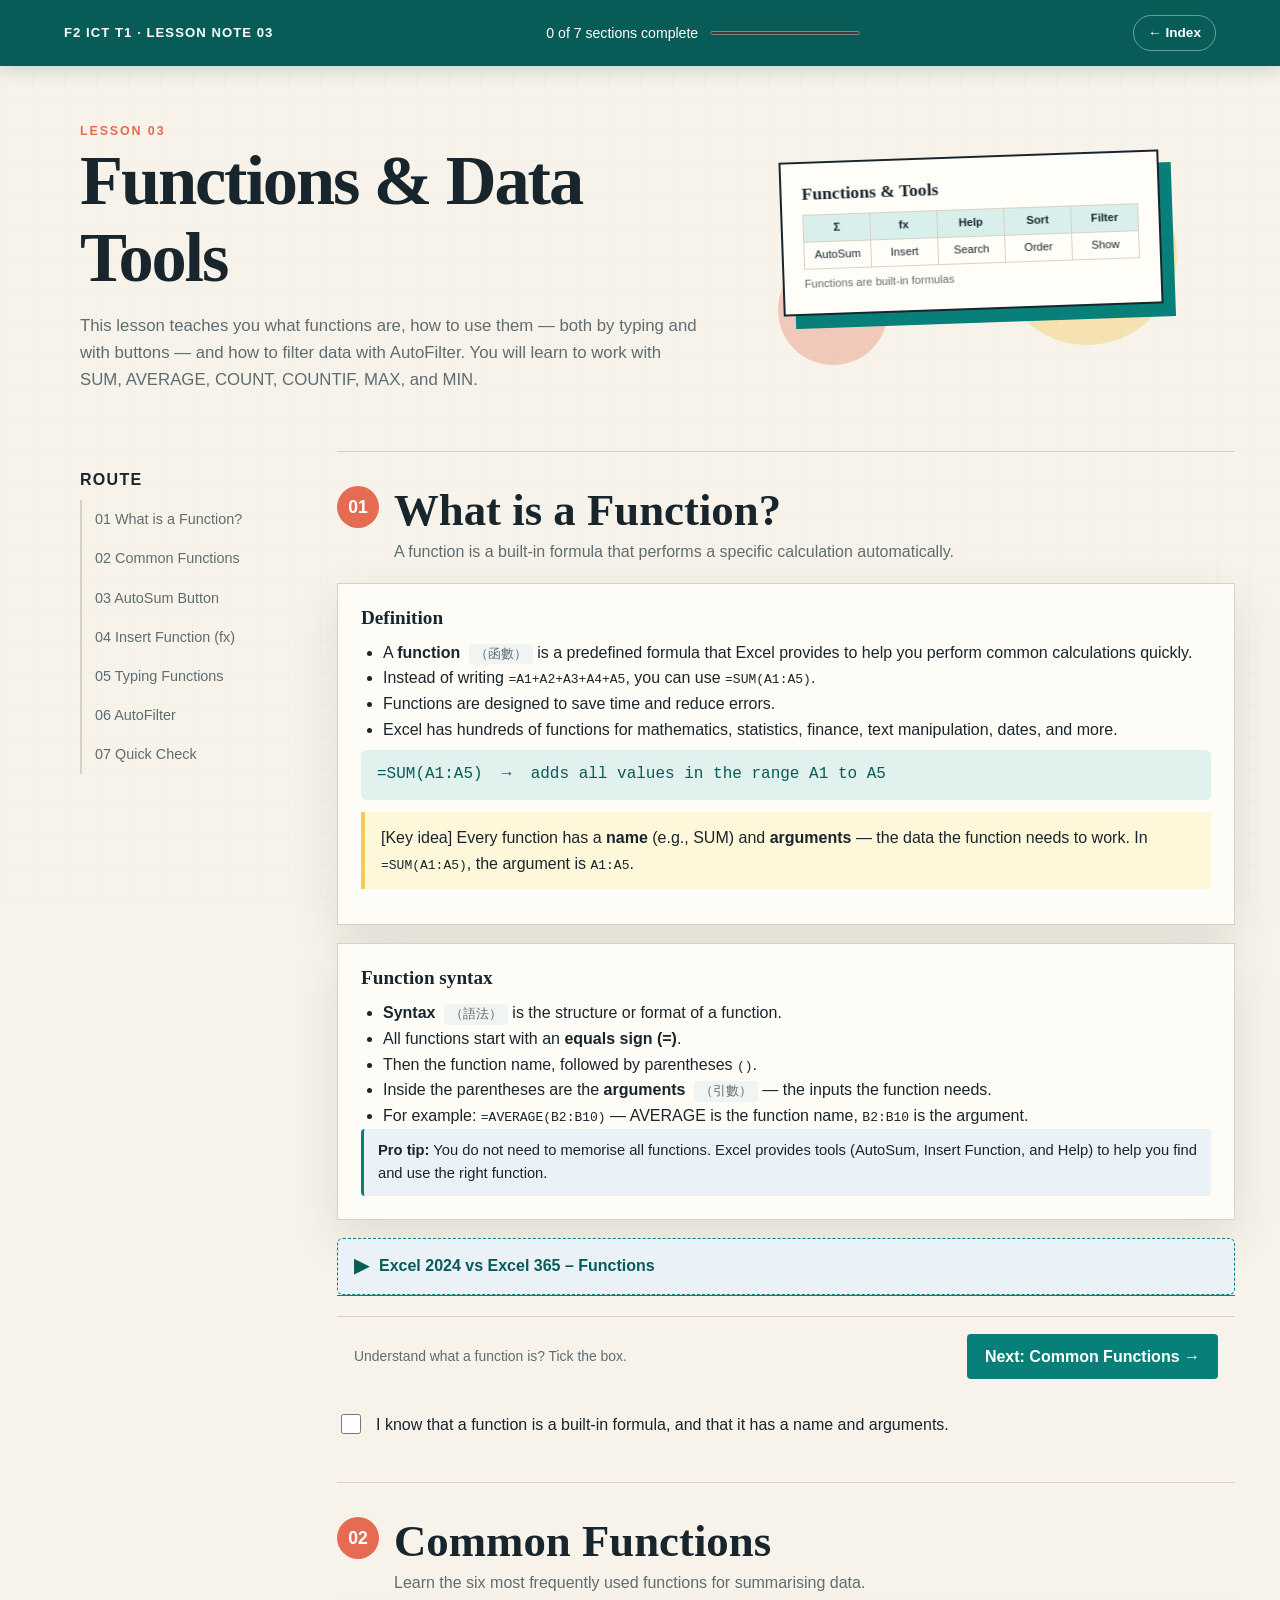
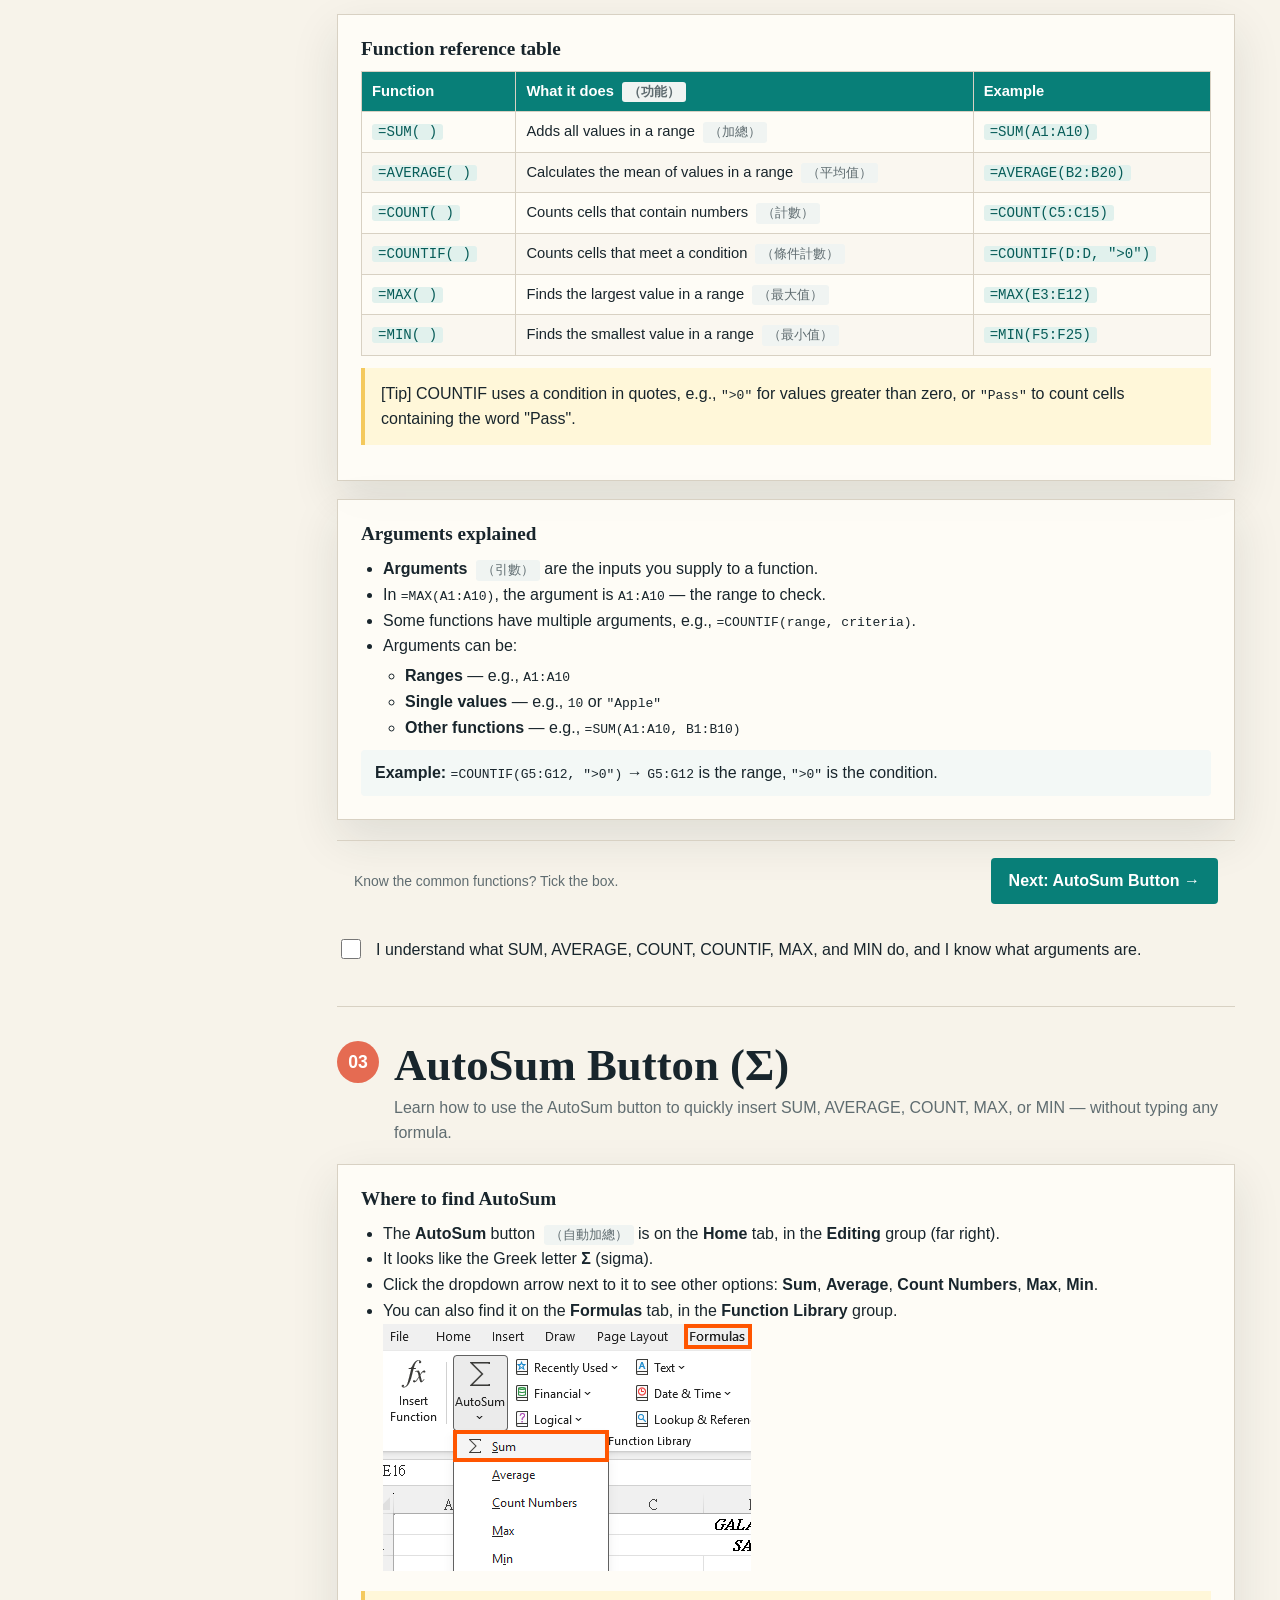
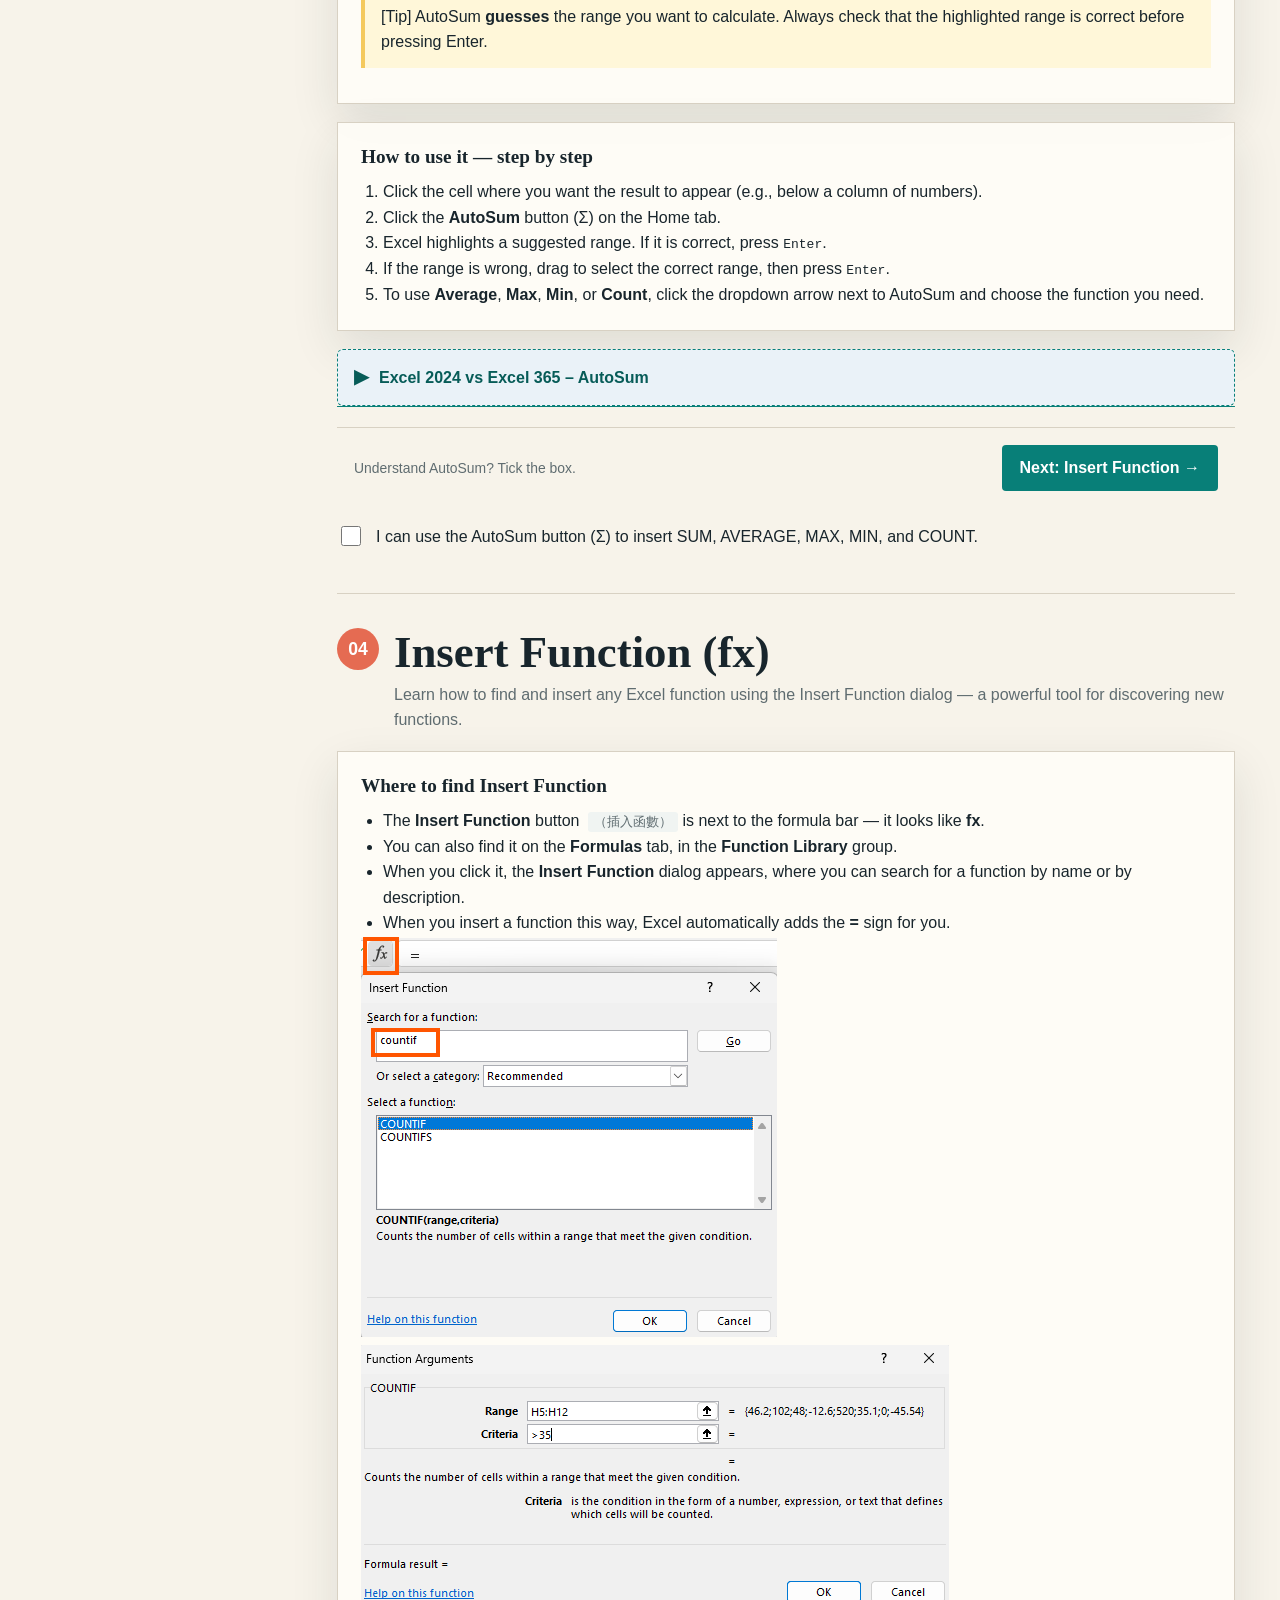
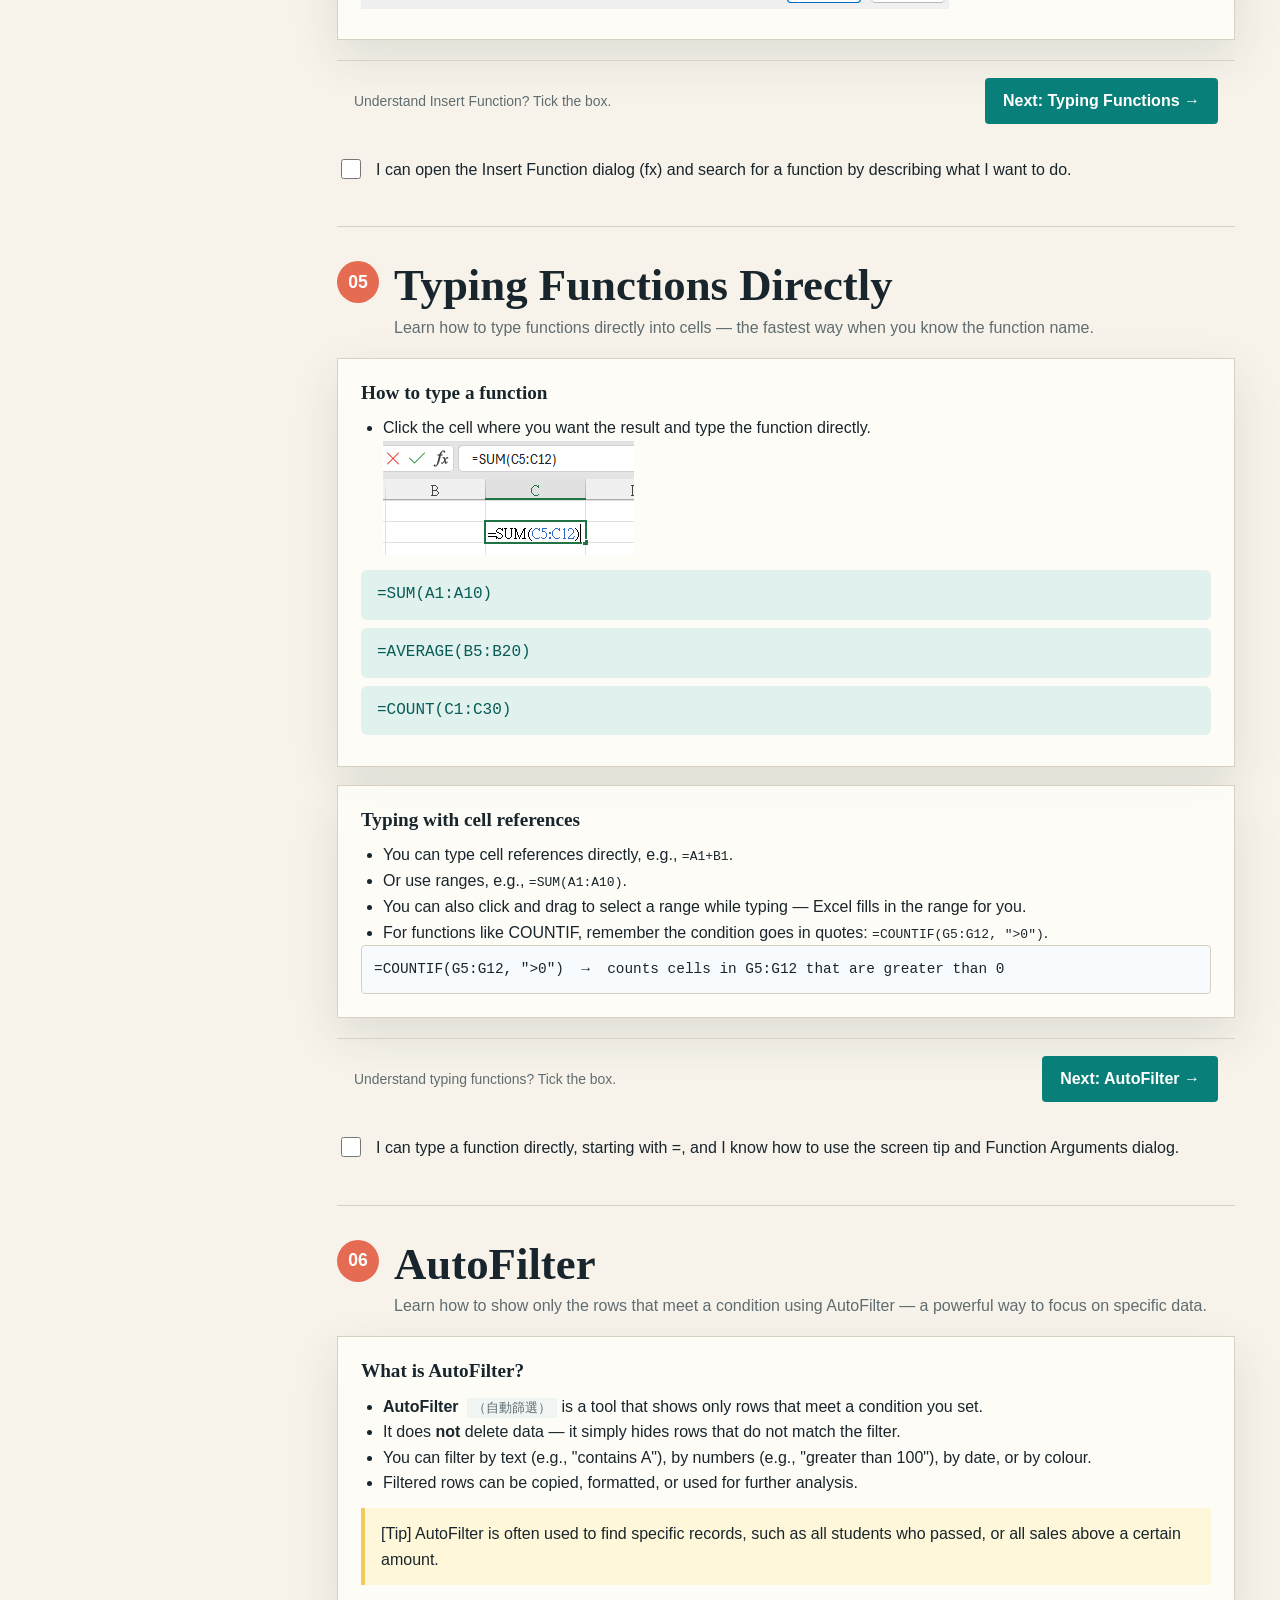
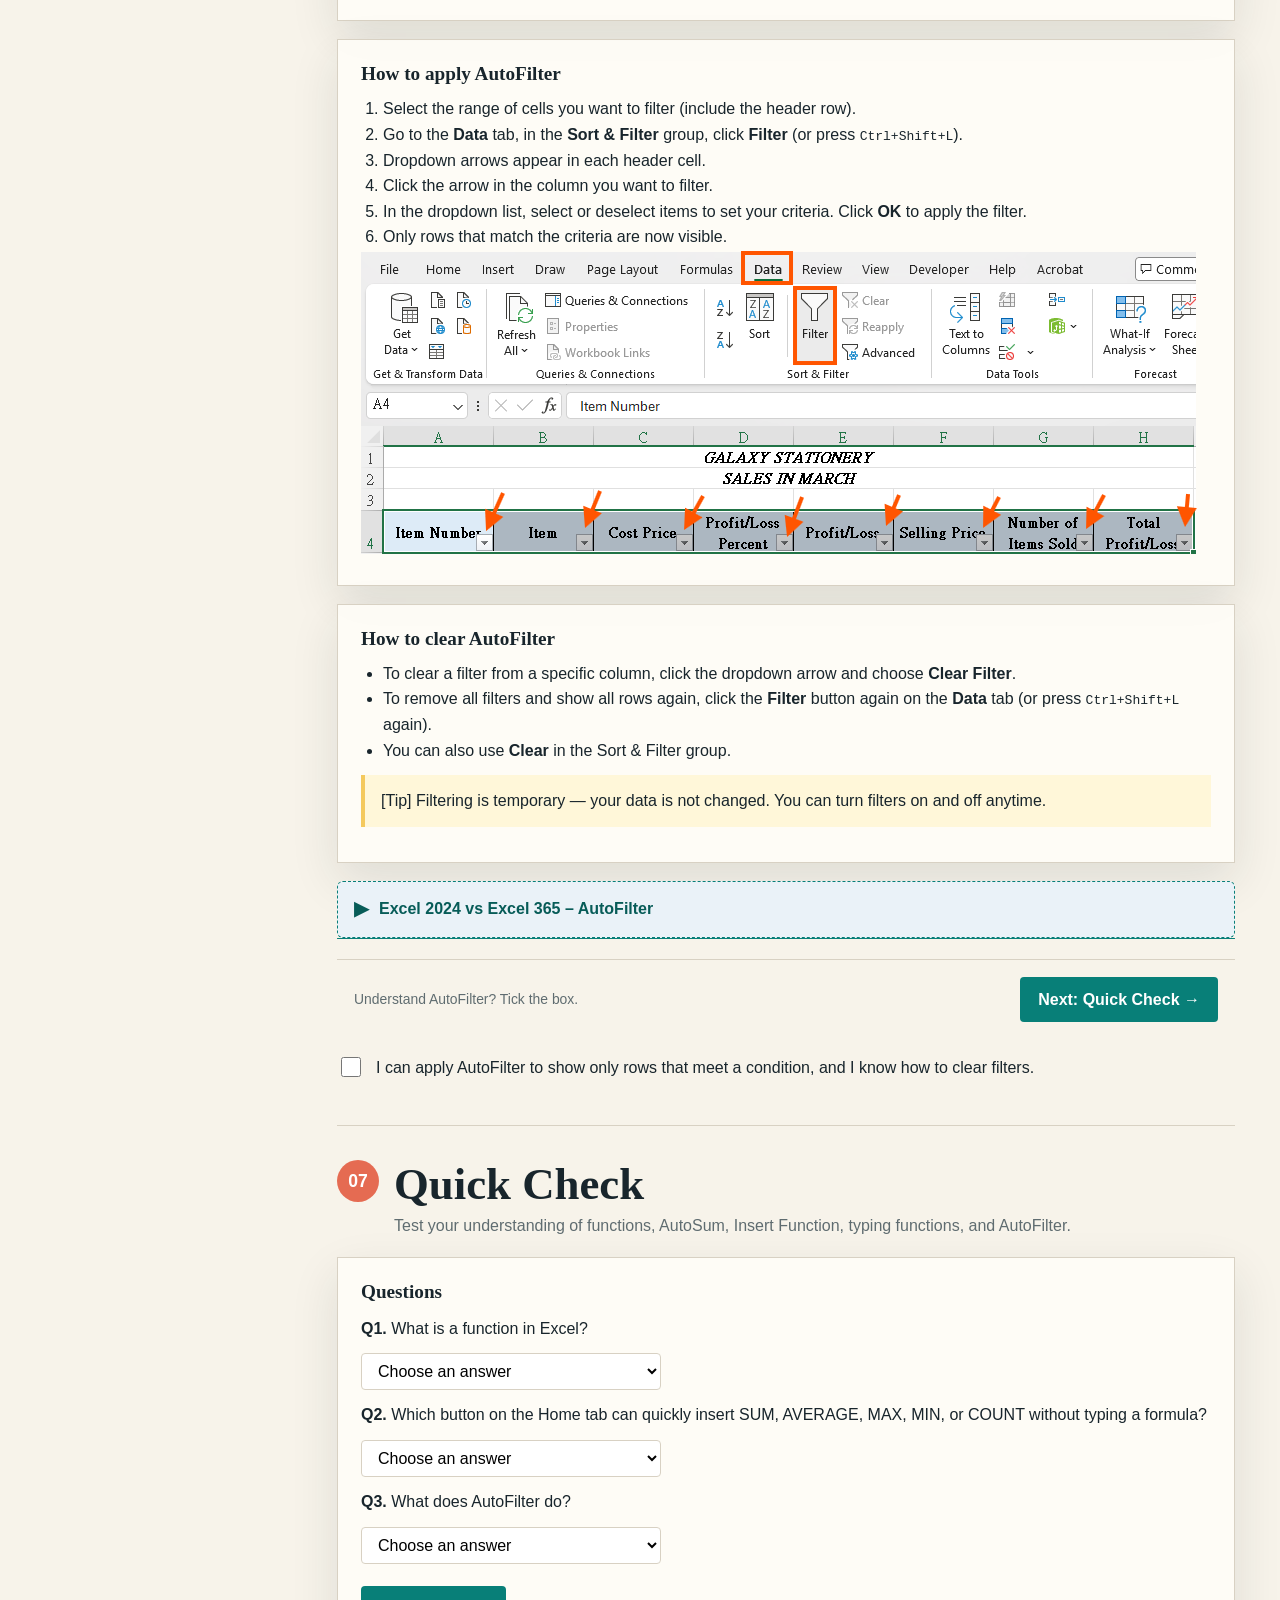
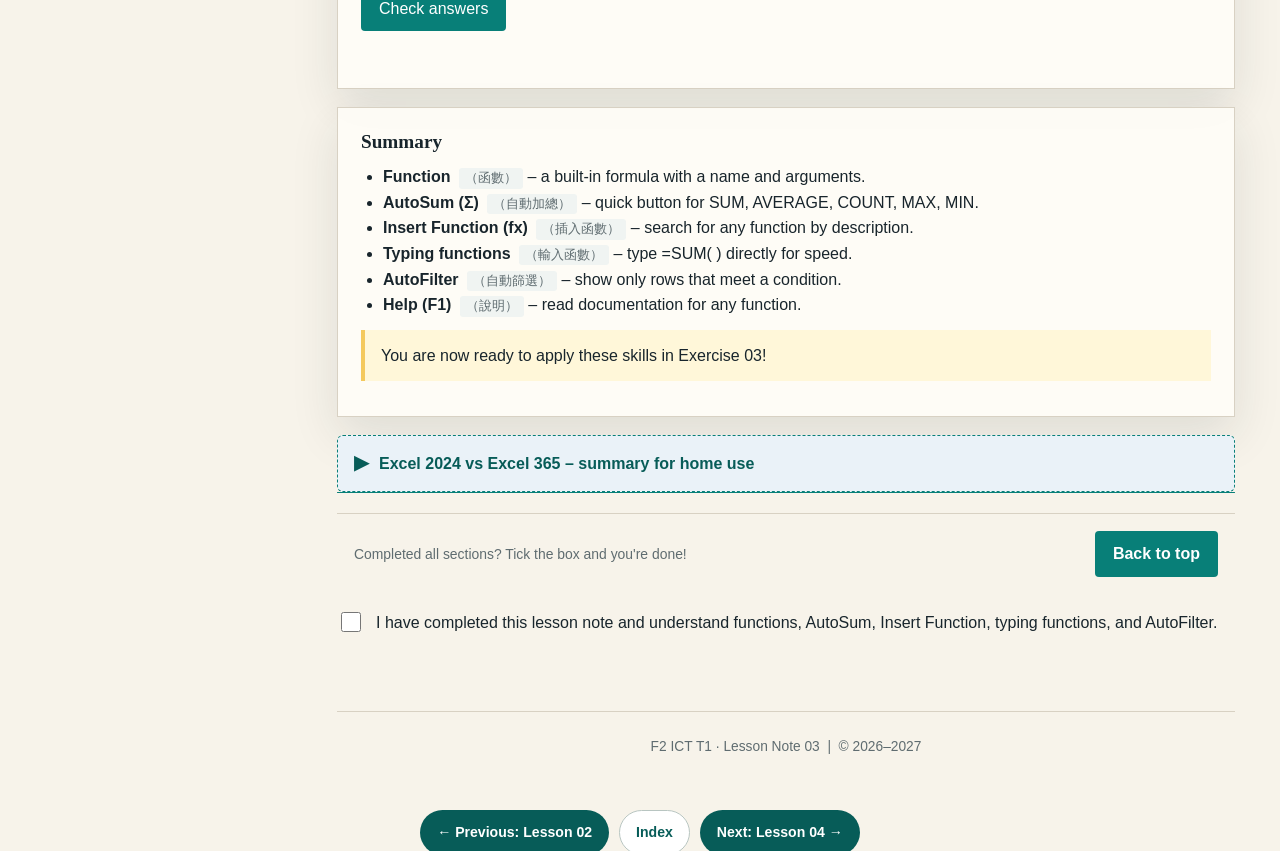
<file: lesson-note-03.html>
<!doctype html>
<html lang="en">
<head>
    <meta charset="utf-8">
    <meta name="viewport" content="width=device-width, initial-scale=1">
    <title>Lesson Note 03 | Functions and Data Tools</title>
    <style>
        /* ===== Base ===== */
        :root {
            --ink: #18252c;
            --muted: #5f6c70;
            --paper: #f7f3ea;
            --panel: #fffdf8;
            --line: #d8d1c3;
            --teal: #087f78;
            --teal-dark: #075c58;
            --coral: #e56b52;
            --yellow: #f4c95d;
            --green: #27845d;
            --shadow: 0 18px 45px rgba(31, 45, 46, .11);
        }
        * {
            box-sizing: border-box;
        }
        html {
            scroll-behavior: smooth;
        }
        body {
            margin: 0;
            color: var(--ink);
            background: var(--paper);
            font-family: "Trebuchet MS", "Segoe UI", sans-serif;
            line-height: 1.6;
        }
        body::before {
            content: "";
            position: fixed;
            inset: 0;
            z-index: -1;
            opacity: .45;
            pointer-events: none;
            background-image: linear-gradient(rgba(8, 127, 120, .05) 1px, transparent 1px), linear-gradient(90deg, rgba(8, 127, 120, .05) 1px, transparent 1px);
            background-size: 32px 32px;
        }
        /* ===== Topbar ===== */
        .topbar {
            position: sticky;
            top: 0;
            z-index: 10;
            display: flex;
            justify-content: space-between;
            align-items: center;
            gap: 20px;
            padding: 15px clamp(18px, 5vw, 76px);
            color: #fff;
            background: var(--teal-dark);
            box-shadow: 0 4px 18px rgba(7, 92, 88, .2);
            flex-wrap: wrap;
        }
        .brand {
            font-weight: 800;
            letter-spacing: .08em;
            font-size: .82rem;
            text-transform: uppercase;
        }
        .progress-wrap {
            display: flex;
            align-items: center;
            gap: 12px;
            font-size: .88rem;
        }
        progress {
            width: 150px;
            height: 8px;
            accent-color: var(--yellow);
        }
        .back-link {
            text-decoration: none;
            color: #fff;
            border: 1px solid rgba(255, 255, 255, .4);
            border-radius: 999px;
            padding: 6px 14px;
            font-size: .85rem;
            font-weight: 700;
        }
        .back-link:hover {
            background: rgba(255, 255, 255, .15);
        }
        /* ===== Shell & Layout ===== */
        .shell {
            width: min(1120px, calc(100% - 36px));
            margin: 0 auto;
        }
        .hero {
            display: grid;
            grid-template-columns: 1.15fr .85fr;
            gap: 42px;
            align-items: center;
            min-height: 340px;
            padding: 56px 0 40px;
        }
        .eyebrow {
            color: var(--coral);
            font-size: .78rem;
            font-weight: 800;
            letter-spacing: .15em;
            text-transform: uppercase;
        }
        h1,
        h2,
        h3 {
            font-family: Georgia, serif;
            line-height: 1.1;
            margin: 0 0 12px;
        }
        h1 {
            max-width: 650px;
            font-size: clamp(2.6rem, 5.5vw, 5rem);
            letter-spacing: -.03em;
        }
        h2 {
            font-size: clamp(1.8rem, 3.5vw, 2.8rem);
        }
        h3 {
            font-size: 1.3rem;
        }
        .hero p {
            max-width: 650px;
            color: var(--muted);
            font-size: 1.05rem;
        }
        .hero-art {
            position: relative;
            min-height: 220px;
        }
        .hero-art::before {
            content: "";
            position: absolute;
            width: 180px;
            height: 180px;
            right: 5%;
            top: 4%;
            border-radius: 50%;
            background: var(--yellow);
            opacity: .4;
        }
        .hero-art::after {
            content: "";
            position: absolute;
            width: 110px;
            height: 110px;
            left: 8%;
            bottom: 5%;
            border-radius: 50%;
            background: var(--coral);
            opacity: .3;
        }
        .sheet-mark {
            position: relative;
            z-index: 1;
            padding: 20px;
            border: 2px solid var(--ink);
            background: var(--panel);
            box-shadow: 12px 13px 0 var(--teal);
            transform: rotate(-2deg);
            max-width: 380px;
            margin: 0 auto;
        }
        .sheet-mark strong {
            display: block;
            margin-bottom: 10px;
            font: 700 1.1rem Georgia, serif;
        }
        .mini-grid {
            display: grid;
            grid-template-columns: repeat(5, 1fr);
            border-top: 1px solid var(--line);
            border-left: 1px solid var(--line);
            font-size: .7rem;
        }
        .mini-grid span {
            min-height: 26px;
            padding: 4px;
            border-right: 1px solid var(--line);
            border-bottom: 1px solid var(--line);
            text-align: center;
        }
        .mini-grid .hl {
            background: #fff4c9;
            font-weight: 700;
            color: #7c4a00;
        }
        .mini-grid .label {
            background: #d9efeb;
            font-weight: 700;
        }
        /* ===== Layout: sidebar + content ===== */
        .layout {
            display: grid;
            grid-template-columns: 215px 1fr;
            gap: 42px;
            align-items: start;
        }
        .toc {
            position: sticky;
            top: 76px;
            padding: 20px 0;
        }
        .toc h3 {
            font-size: 1rem;
            font-family: "Trebuchet MS", sans-serif;
            text-transform: uppercase;
            letter-spacing: .08em;
        }
        .toc a {
            display: block;
            padding: 8px 0 8px 13px;
            color: var(--muted);
            border-left: 2px solid var(--line);
            text-decoration: none;
            font-size: .9rem;
            transition: all .2s;
        }
        .toc a:hover,
        .toc a:focus {
            color: var(--teal);
            border-left-color: var(--teal);
        }
        /* ===== Steps ===== */
        .step {
            scroll-margin-top: 90px;
            padding: 34px 0 40px;
            border-top: 1px solid var(--line);
        }
        .step-heading {
            display: flex;
            align-items: flex-start;
            gap: 15px;
        }
        .step-number {
            display: grid;
            place-items: center;
            flex: 0 0 42px;
            width: 42px;
            height: 42px;
            color: #fff;
            background: var(--coral);
            border-radius: 50%;
            font-weight: 800;
            font-size: 1.1rem;
        }
        .step-heading h2 {
            margin-bottom: 4px;
        }
        .step-lead {
            margin: 0 0 18px;
            color: var(--muted);
            font-size: 1rem;
        }
        /* ===== Cards ===== */
        .card {
            padding: 23px;
            border: 1px solid var(--line);
            background: rgba(255, 253, 248, .88);
            box-shadow: var(--shadow);
            margin-bottom: 18px;
        }
        .card h3 {
            margin-top: 0;
            font-size: 1.2rem;
        }
        .action-list {
            display: grid;
            gap: 10px;
            margin: 0;
            padding: 0;
            list-style: none;
        }
        label.check {
            display: flex;
            align-items: flex-start;
            gap: 12px;
            cursor: pointer;
            padding: 4px 0;
        }
        label.check input {
            width: 20px;
            height: 20px;
            margin-top: 2px;
            accent-color: var(--teal);
            flex-shrink: 0;
        }
        label.check input:checked+span {
            color: var(--muted);
            text-decoration: line-through;
        }
        .keyword-zh {
            display: inline-block;
            font-size: .8rem;
            color: var(--muted);
            background: #f0f4f2;
            padding: 0 6px;
            border-radius: 3px;
            margin-left: 4px;
        }
        .note {
            border-left: 4px solid var(--yellow);
            padding: 13px 16px;
            background: #fff7d9;
            margin: 12px 0;
        }
        .tip-grid {
            display: grid;
            grid-template-columns: repeat(2, 1fr);
            gap: 16px;
            margin: 12px 0;
        }
        .tip {
            padding: 16px;
            background: #eef5f1;
            border-top: 3px solid var(--teal);
        }
        .tip strong {
            display: block;
            color: var(--teal-dark);
        }
        .done {
            display: flex;
            justify-content: space-between;
            align-items: center;
            gap: 18px;
            margin-top: 20px;
            padding: 17px;
            border-top: 1px solid var(--line);
        }
        .done-status {
            color: var(--muted);
            font-size: .87rem;
        }
        .step-complete {
            border-color: var(--green) !important;
        }
        .next-button {
            padding: 10px 18px;
            border: 0;
            color: #fff;
            background: var(--teal);
            border-radius: 4px;
            cursor: pointer;
            font: inherit;
            font-weight: 700;
        }
        .next-button:hover {
            background: var(--teal-dark);
        }
        /* ===== Graphics ===== */
        .window-diagram {
            border: 2px solid #9fb2ad;
            background: #fff;
            overflow: hidden;
            margin: 14px 0;
        }
        .diagram-ribbon {
            padding: 9px 14px;
            font-weight: 700;
            color: #fff;
            background: var(--teal);
            font-size: .9rem;
        }
        .diagram-main {
            display: grid;
            grid-template-columns: 190px 1fr;
            min-height: 180px;
        }
        .diagram-side {
            border-right: 1px solid #d3dfdb;
            background: #f3f8f6;
            padding: 12px;
        }
        .diagram-side p {
            margin: 0 0 7px;
            font-size: .85rem;
        }
        .diagram-side strong {
            color: var(--teal-dark);
        }
        .diagram-grid-wrap {
            padding: 12px;
            overflow-x: auto;
        }
        .worksheet {
            width: 100%;
            border-collapse: collapse;
            table-layout: fixed;
            font-family: Calibri, Arial, sans-serif;
            font-size: .85rem;
        }
        .worksheet th,
        .worksheet td {
            border: 1px solid #c7d3cf;
            height: 34px;
            text-align: center;
            padding: 4px;
            min-width: 36px;
        }
        .worksheet thead th {
            background: #e8efec;
            color: #5c6f6d;
            font-weight: 700;
        }
        .worksheet .rowhead {
            width: 48px;
            background: #e8efec;
            color: #5c6f6d;
            font-weight: 700;
        }
        .worksheet .corner {
            width: 48px;
            background: #dde7e4;
        }
        .worksheet .focus {
            background: #fff4c9;
            border: 2px solid var(--coral);
            font-weight: 700;
            color: #7c4a00;
        }
        .worksheet .highlight-row {
            background: #d9efeb;
        }
        .mini-note {
            margin-top: 8px;
            color: var(--muted);
            font-size: .86rem;
        }
        /* ===== Expandable diff card ===== */
        .diff-toggle {
            display: flex;
            align-items: center;
            gap: 10px;
            padding: 12px 16px;
            background: #eaf2f8;
            border: 1px dashed var(--teal);
            border-radius: 6px;
            cursor: pointer;
            font-weight: 700;
            color: var(--teal-dark);
            transition: background .2s;
            user-select: none;
            margin: 14px 0 0;
        }
        .diff-toggle:hover {
            background: #d5e6f0;
        }
        .diff-toggle .arrow {
            display: inline-block;
            transition: transform .3s;
            font-size: 1.2rem;
        }
        .diff-toggle .arrow.open {
            transform: rotate(90deg);
        }
        .diff-content {
            max-height: 0;
            overflow: hidden;
            transition: max-height .4s ease, padding .3s ease;
            padding: 0 16px;
            background: #f8fbfd;
            border-radius: 0 0 6px 6px;
            border-left: 1px solid var(--teal);
            border-right: 1px solid var(--teal);
            border-bottom: 1px solid var(--teal);
        }
        .diff-content.open {
            max-height: 600px;
            padding: 16px;
        }
        .diff-content ul {
            margin: 6px 0;
            padding-left: 22px;
        }
        .diff-content li {
            margin-bottom: 4px;
            font-size: .92rem;
        }
        .diff-content strong {
            color: var(--coral);
        }
        /* ===== Quiz ===== */
        .quiz {
            display: grid;
            gap: 12px;
            margin: 14px 0;
        }
        .quiz select {
            padding: 8px 12px;
            border: 1px solid var(--line);
            border-radius: 4px;
            font: inherit;
            background: #fff;
            max-width: 300px;
        }
        .quiz button {
            width: fit-content;
            border: 0;
            background: var(--teal);
            color: #fff;
            padding: 10px 18px;
            font: inherit;
            font-weight: 700;
            cursor: pointer;
            border-radius: 4px;
        }
        .quiz button:hover {
            background: var(--teal-dark);
        }
        .quiz-result {
            min-height: 24px;
            font-weight: 700;
        }
        /* ===== Footer & pager ===== */
        footer {
            margin-top: 32px;
            padding: 24px 0 32px;
            color: var(--muted);
            border-top: 1px solid var(--line);
            font-size: .86rem;
            text-align: center;
        }
        .pager-nav {
            margin-top: 20px;
            display: flex;
            flex-wrap: wrap;
            justify-content: center;
            gap: 10px;
        }
        .pager-link {
            text-decoration: none;
            color: #fff;
            background: var(--teal-dark);
            padding: 10px 16px;
            border-radius: 999px;
            font-weight: 700;
            border: 1px solid rgba(7, 92, 88, .3);
            font-size: .88rem;
            transition: opacity .2s;
        }
        .pager-link:hover {
            opacity: .85;
        }
        .pager-link.home {
            background: #fff;
            color: var(--teal-dark);
            border-color: #b8c5c1;
        }
        .formula-box {
            background: #e1f1ed;
            padding: 12px 16px;
            border-radius: 6px;
            font-family: Consolas, monospace;
            font-size: 1rem;
            color: var(--teal-dark);
            margin: 8px 0;
        }
        .formula-box code {
            background: transparent;
            padding: 0;
            color: var(--teal-dark);
        }
        .button-demo {
            display: inline-flex;
            align-items: center;
            gap: 6px;
            background: #f0f4f2;
            border: 1px solid #b8c5c1;
            border-radius: 4px;
            padding: 4px 10px;
            font-weight: 600;
            font-size: .85rem;
            color: var(--teal-dark);
        }
        .button-demo .icon {
            font-weight: 700;
            font-size: 1.1rem;
        }
        .help-tip {
            background: #eaf2f8;
            padding: 10px 14px;
            border-radius: 4px;
            border-left: 3px solid var(--teal);
            font-size: .92rem;
        }
        .func-table {
            width: 100%;
            border-collapse: collapse;
            font-size: .92rem;
        }
        .func-table th,
        .func-table td {
            border: 1px solid var(--line);
            padding: 8px 10px;
            text-align: left;
        }
        .func-table th {
            background: var(--teal);
            color: #fff;
            font-weight: 700;
        }
        .func-table tr:nth-child(even) {
            background: #faf7f0;
        }
        .func-table code {
            background: #e1f1ed;
            padding: 0 6px;
            border-radius: 3px;
            font-size: .88rem;
            color: var(--teal-dark);
        }
        .img-placeholder {
            background: #e8efec;
            border: 1px dashed var(--line);
            border-radius: 4px;
            padding: 20px;
            text-align: center;
            color: var(--muted);
            font-size: .85rem;
            margin: 8px 0;
            min-height: 60px;
            display: flex;
            align-items: center;
            justify-content: center;
        }
        /* ===== Responsive ===== */
        @media (max-width: 820px) {
            .hero {
                grid-template-columns: 1fr;
                padding-top: 40px;
                gap: 24px;
            }
            .hero-art {
                min-height: 180px;
            }
            .layout {
                grid-template-columns: 1fr;
                gap: 0;
            }
            .toc {
                position: static;
                display: flex;
                overflow-x: auto;
                gap: 12px;
                padding: 0 0 16px;
                flex-wrap: nowrap;
            }
            .toc h3 {
                display: none;
            }
            .toc a {
                flex: 0 0 auto;
                border-left: 0;
                border-bottom: 2px solid var(--line);
                white-space: nowrap;
                padding: 6px 12px;
            }
            .diagram-main {
                grid-template-columns: 1fr;
            }
            .diagram-side {
                border-right: 0;
                border-bottom: 1px solid #d3dfdb;
            }
            .tip-grid {
                grid-template-columns: 1fr;
            }
            .done {
                align-items: flex-start;
                flex-direction: column;
            }
            .topbar {
                align-items: flex-start;
                flex-direction: column;
                gap: 8px;
            }
            progress {
                width: 110px;
            }
        }
        @media (max-width: 500px) {
            .shell {
                width: calc(100% - 16px);
            }
            .hero {
                padding-top: 28px;
            }
            .sheet-mark {
                padding: 14px;
            }
            .card {
                padding: 16px;
            }
            .step {
                padding: 22px 0 28px;
            }
            .step-heading {
                gap: 10px;
            }
            .step-number {
                width: 34px;
                height: 34px;
                font-size: .9rem;
            }
            .diff-toggle {
                font-size: .85rem;
                padding: 10px 12px;
            }
        }
    </style>
</head>
<body>

    <!-- ===== TOPBAR ===== -->
    <header class="topbar">
        <div class="brand">F2 ICT T1 · Lesson Note 03</div>
        <div class="progress-wrap">
            <span id="progressText">0 of 7 sections complete</span>
            <progress id="progress" value="0" max="7"></progress>
        </div>
        <a class="back-link" href="index.html">← Index</a>
    </header>

    <main class="shell">

        <!-- ===== HERO ===== -->
        <section class="hero">
            <div>
                <div class="eyebrow">Lesson 03</div>
                <h1>Functions &amp; Data Tools</h1>
                <p>This lesson teaches you what functions are, how to use them — both by typing and with buttons — and how to filter data with AutoFilter. You will learn to work with SUM, AVERAGE, COUNT, COUNTIF, MAX, and MIN.</p>
                
            </div>
            <div class="hero-art" aria-hidden="true">
                <div class="sheet-mark">
                    <strong>Functions &amp; Tools</strong>
                    <div class="mini-grid">
                        <span class="label">Σ</span><span class="label">fx</span><span class="label">Help</span><span class="label">Sort</span><span class="label">Filter</span>
                        <span>AutoSum</span><span>Insert</span><span>Search</span><span>Order</span><span>Show</span>
                    </div>
                    <div style="margin-top:6px;font-size:.7rem;color:var(--muted);">Functions are built‑in formulas</div>
                </div>
            </div>
        </section>

        <!-- ===== LAYOUT: SIDEBAR + CONTENT ===== -->
        <div class="layout">

            <!-- SIDEBAR / TOC -->
            <nav class="toc" aria-label="Guide sections">
                <h3>Route</h3>
                <a href="#section-1">01 What is a Function?</a>
                <a href="#section-2">02 Common Functions</a>
                <a href="#section-3">03 AutoSum Button</a>
                <a href="#section-4">04 Insert Function (fx)</a>
                <a href="#section-5">05 Typing Functions</a>
                <a href="#section-6">06 AutoFilter</a>
                <a href="#section-7">07 Quick Check</a>
            </nav>

            <!-- ===== CONTENT ===== -->
            <div>

                <!-- ============================================================ -->
                <!-- SECTION 1: What is a Function? -->
                <!-- ============================================================ -->
                <section class="step" id="section-1">
                    <div class="step-heading">
                        <span class="step-number">01</span>
                        <div>
                            <h2>What is a Function?</h2>
                            <p class="step-lead">A function is a built‑in formula that performs a specific calculation automatically.</p>
                        </div>
                    </div>

                    <div class="card">
                        <h3>Definition</h3>
                        <ul style="padding-left:22px;margin:8px 0 0;">
                            <li>A <strong>function</strong> <span class="keyword-zh">（函數）</span> is a predefined formula that Excel provides to help you perform common calculations quickly.</li>
                            <li>Instead of writing <code>=A1+A2+A3+A4+A5</code>, you can use <code>=SUM(A1:A5)</code>.</li>
                            <li>Functions are designed to save time and reduce errors.</li>
                            <li>Excel has hundreds of functions for mathematics, statistics, finance, text manipulation, dates, and more.</li>
                        </ul>
                        <div class="formula-box">=SUM(A1:A5) &nbsp;→&nbsp; adds all values in the range A1 to A5</div>
                        <div class="note">[Key idea] Every function has a <strong>name</strong> (e.g., SUM) and <strong>arguments</strong> — the data the function needs to work. In <code>=SUM(A1:A5)</code>, the argument is <code>A1:A5</code>.</div>
                    </div>

                    <div class="card">
                        <h3>Function syntax</h3>
                        <ul style="padding-left:22px;margin:8px 0 0;">
                            <li><strong>Syntax</strong> <span class="keyword-zh">（語法）</span> is the structure or format of a function.</li>
                            <li>All functions start with an <strong>equals sign (=)</strong>.</li>
                            <li>Then the function name, followed by parentheses <code>()</code>.</li>
                            <li>Inside the parentheses are the <strong>arguments</strong> <span class="keyword-zh">（引數）</span> — the inputs the function needs.</li>
                            <li>For example: <code>=AVERAGE(B2:B10)</code> — AVERAGE is the function name, <code>B2:B10</code> is the argument.</li>
                        </ul>
                        <div class="help-tip">
                            <strong>Pro tip:</strong> You do not need to memorise all functions. Excel provides tools (AutoSum, Insert Function, and Help) to help you find and use the right function.
                        </div>
                    </div>

                    <!-- Excel 365 Difference -->
                    <div class="diff-toggle" onclick="toggleDiff(this)">
                        <span class="arrow">▶</span> Excel 2024 vs Excel 365 – Functions
                    </div>
                    <div class="diff-content">
                        <ul>
                            <li><strong>Core functions</strong> (SUM, AVERAGE, COUNT, COUNTIF, MAX, MIN) work identically.</li>
                            <li>Excel 365 has <strong>newer functions</strong> like XLOOKUP, FILTER, SORT, UNIQUE — not in Excel 2024.</li>
                            <li>Excel 365 supports <strong>dynamic arrays</strong> — functions can spill results into multiple cells automatically.</li>
                        </ul>
                    </div>

                    <div class="done">
                        <span class="done-status">Understand what a function is? Tick the box.</span>
                        <button class="next-button" data-next="section-2">Next: Common Functions →</button>
                    </div>
                    <div class="action-list" style="margin-top:12px;">
                        <label class="check"><input type="checkbox" data-section="1"><span>I know that a function is a built‑in formula, and that it has a name and arguments.</span></label>
                    </div>
                </section>

                <!-- ============================================================ -->
                <!-- SECTION 2: Common Functions -->
                <!-- ============================================================ -->
                <section class="step" id="section-2">
                    <div class="step-heading">
                        <span class="step-number">02</span>
                        <div>
                            <h2>Common Functions</h2>
                            <p class="step-lead">Learn the six most frequently used functions for summarising data.</p>
                        </div>
                    </div>

                    <div class="card">
                        <h3>Function reference table</h3>
                        <div style="overflow-x:auto;">
                            <table class="func-table">
                                <thead>
                                    <tr><th>Function</th><th>What it does <span class="keyword-zh">（功能）</span></th><th>Example</th></tr>
                                </thead>
                                <tbody>
                                    <tr>
                                        <td><code>=SUM( )</code></td>
                                        <td>Adds all values in a range <span class="keyword-zh">（加總）</span></td>
                                        <td><code>=SUM(A1:A10)</code></td>
                                    </tr>
                                    <tr>
                                        <td><code>=AVERAGE( )</code></td>
                                        <td>Calculates the mean of values in a range <span class="keyword-zh">（平均值）</span></td>
                                        <td><code>=AVERAGE(B2:B20)</code></td>
                                    </tr>
                                    <tr>
                                        <td><code>=COUNT( )</code></td>
                                        <td>Counts cells that contain numbers <span class="keyword-zh">（計數）</span></td>
                                        <td><code>=COUNT(C5:C15)</code></td>
                                    </tr>
                                    <tr>
                                        <td><code>=COUNTIF( )</code></td>
                                        <td>Counts cells that meet a condition <span class="keyword-zh">（條件計數）</span></td>
                                        <td><code>=COUNTIF(D:D, ">0")</code></td>
                                    </tr>
                                    <tr>
                                        <td><code>=MAX( )</code></td>
                                        <td>Finds the largest value in a range <span class="keyword-zh">（最大值）</span></td>
                                        <td><code>=MAX(E3:E12)</code></td>
                                    </tr>
                                    <tr>
                                        <td><code>=MIN( )</code></td>
                                        <td>Finds the smallest value in a range <span class="keyword-zh">（最小值）</span></td>
                                        <td><code>=MIN(F5:F25)</code></td>
                                    </tr>
                                </tbody>
                            </table>
                        </div>
                        <div class="note">[Tip] COUNTIF uses a condition in quotes, e.g., <code>">0"</code> for values greater than zero, or <code>"Pass"</code> to count cells containing the word "Pass".</div>
                    </div>

                    <div class="card">
                        <h3>Arguments explained</h3>
                        <ul style="padding-left:22px;margin:8px 0 0;">
                            <li><strong>Arguments</strong> <span class="keyword-zh">（引數）</span> are the inputs you supply to a function.</li>
                            <li>In <code>=MAX(A1:A10)</code>, the argument is <code>A1:A10</code> — the range to check.</li>
                            <li>Some functions have multiple arguments, e.g., <code>=COUNTIF(range, criteria)</code>.</li>
                            <li>Arguments can be:</li>
                            <ul style="padding-left:22px;margin:4px 0 0 0;">
                                <li><strong>Ranges</strong> — e.g., <code>A1:A10</code></li>
                                <li><strong>Single values</strong> — e.g., <code>10</code> or <code>"Apple"</code></li>
                                <li><strong>Other functions</strong> — e.g., <code>=SUM(A1:A10, B1:B10)</code></li>
                            </ul>
                        </ul>
                        <div style="background:#f3f8f6;padding:10px 14px;border-radius:4px;margin-top:10px;">
                            <strong>Example:</strong> <code>=COUNTIF(G5:G12, ">0")</code> → <code>G5:G12</code> is the range, <code>">0"</code> is the condition.
                        </div>
                    </div>

                    <div class="done">
                        <span class="done-status">Know the common functions? Tick the box.</span>
                        <button class="next-button" data-next="section-3">Next: AutoSum Button →</button>
                    </div>
                    <div class="action-list" style="margin-top:12px;">
                        <label class="check"><input type="checkbox" data-section="2"><span>I understand what SUM, AVERAGE, COUNT, COUNTIF, MAX, and MIN do, and I know what arguments are.</span></label>
                    </div>
                </section>

                <!-- ============================================================ -->
                <!-- SECTION 3: AutoSum Button -->
                <!-- ============================================================ -->
                <section class="step" id="section-3">
                    <div class="step-heading">
                        <span class="step-number">03</span>
                        <div>
                            <h2>AutoSum Button (Σ)</h2>
                            <p class="step-lead">Learn how to use the AutoSum button to quickly insert SUM, AVERAGE, COUNT, MAX, or MIN — without typing any formula.</p>
                        </div>
                    </div>

                    <div class="card">
                        <h3>Where to find AutoSum</h3>
                        <ul style="padding-left:22px;margin:8px 0 0;">
                            <li>The <strong>AutoSum</strong> button <span class="keyword-zh">（自動加總）</span> is on the <strong>Home</strong> tab, in the <strong>Editing</strong> group (far right).</li>
                            <li>It looks like the Greek letter <strong>Σ</strong> (sigma).</li>
                            <li>Click the dropdown arrow next to it to see other options: <strong>Sum</strong>, <strong>Average</strong>, <strong>Count Numbers</strong>, <strong>Max</strong>, <strong>Min</strong>.</li>
                            <li>You can also find it on the <strong>Formulas</strong> tab, in the <strong>Function Library</strong> group.<br><img src="images/ex03_img09.png" alt="AutoSum button"></li>
                        </ul>
                        <div class="note">[Tip] AutoSum <strong>guesses</strong> the range you want to calculate. Always check that the highlighted range is correct before pressing Enter.</div>
                    </div>

                    <div class="card">
                        <h3>How to use it — step by step</h3>
                        <ol style="padding-left:22px;margin:8px 0 0;">
                            <li>Click the cell where you want the result to appear (e.g., below a column of numbers).</li>
                            <li>Click the <strong>AutoSum</strong> button (Σ) on the Home tab.</li>
                            <li>Excel highlights a suggested range. If it is correct, press <kbd>Enter</kbd>.</li>
                            <li>If the range is wrong, drag to select the correct range, then press <kbd>Enter</kbd>.</li>
                            <li>To use <strong>Average</strong>, <strong>Max</strong>, <strong>Min</strong>, or <strong>Count</strong>, click the dropdown arrow next to AutoSum and choose the function you need.</li>
                        </ol>
                    </div>

                    <!-- Excel 365 Difference -->
                    <div class="diff-toggle" onclick="toggleDiff(this)">
                        <span class="arrow">▶</span> Excel 2024 vs Excel 365 – AutoSum
                    </div>
                    <div class="diff-content">
                        <ul>
                            <li><strong>Same button location</strong> – Home tab, Editing group, Σ symbol.</li>
                            <li>Excel 365 has a <strong>“Recommended”</strong> AutoSum suggestion that may appear when you select a range — it suggests the most likely summary.</li>
                            <li>Excel 365 also shows <strong>quick calculations</strong> in the status bar (sum, average, count) when you select a range — a handy way to preview results without inserting a formula.</li>
                            <li>The AutoSum button works identically. Use the status bar in Excel 365 to preview results.</li>
                            <img src="images/notes3_img01.png" alt="Excel 365 AutoSum">
                        </ul>
                    </div>

                    <div class="done">
                        <span class="done-status">Understand AutoSum? Tick the box.</span>
                        <button class="next-button" data-next="section-4">Next: Insert Function →</button>
                    </div>
                    <div class="action-list" style="margin-top:12px;">
                        <label class="check"><input type="checkbox" data-section="3"><span>I can use the AutoSum button (Σ) to insert SUM, AVERAGE, MAX, MIN, and COUNT.</span></label>
                    </div>
                </section>

                <!-- ============================================================ -->
                <!-- SECTION 4: Insert Function (fx) -->
                <!-- ============================================================ -->
                <section class="step" id="section-4">
                    <div class="step-heading">
                        <span class="step-number">04</span>
                        <div>
                            <h2>Insert Function (fx)</h2>
                            <p class="step-lead">Learn how to find and insert any Excel function using the Insert Function dialog — a powerful tool for discovering new functions.</p>
                        </div>
                    </div>

                    <div class="card">
                        <h3>Where to find Insert Function</h3>
                        <ul style="padding-left:22px;margin:8px 0 0;">
                            <li>The <strong>Insert Function</strong> button <span class="keyword-zh">（插入函數）</span> is next to the formula bar — it looks like <strong>fx</strong>.</li>
                            <li>You can also find it on the <strong>Formulas</strong> tab, in the <strong>Function Library</strong> group.</li>
                            <li>When you click it, the <strong>Insert Function</strong> dialog appears, where you can search for a function by name or by description.</li>
                            <li>When you insert a function this way, Excel automatically adds the <strong>=</strong> sign for you.</li>
                        </ul>
                        <img src="images/ex03_img14.png" alt="">  <img src="images/ex03_img15.png" alt="">
                    </div>


                    <div class="done">
                        <span class="done-status">Understand Insert Function? Tick the box.</span>
                        <button class="next-button" data-next="section-5">Next: Typing Functions →</button>
                    </div>
                    <div class="action-list" style="margin-top:12px;">
                        <label class="check"><input type="checkbox" data-section="4"><span>I can open the Insert Function dialog (fx) and search for a function by describing what I want to do.</span></label>
                    </div>
                </section>

                <!-- ============================================================ -->
                <!-- SECTION 5: Typing Functions -->
                <!-- ============================================================ -->
                <section class="step" id="section-5">
                    <div class="step-heading">
                        <span class="step-number">05</span>
                        <div>
                            <h2>Typing Functions Directly</h2>
                            <p class="step-lead">Learn how to type functions directly into cells — the fastest way when you know the function name.</p>
                        </div>
                    </div>

                    <div class="card">
                        <h3>How to type a function</h3>
                        <ul style="padding-left:22px;margin:8px 0 0;">
                            <li>Click the cell where you want the result and type the function directly.<br><img src="images/notes3_img02.png" alt=""></li>
                        </ul>
                        <div class="formula-box">=SUM(A1:A10)</div>
                        <div class="formula-box">=AVERAGE(B5:B20)</div>
                        <div class="formula-box">=COUNT(C1:C30)</div>
                    </div>

                    <div class="card">
                        <h3>Typing with cell references</h3>
                        <ul style="padding-left:22px;margin:8px 0 0;">
                            <li>You can type cell references directly, e.g., <code>=A1+B1</code>.</li>
                            <li>Or use ranges, e.g., <code>=SUM(A1:A10)</code>.</li>
                            <li>You can also click and drag to select a range while typing — Excel fills in the range for you.</li>
                            <li>For functions like COUNTIF, remember the condition goes in quotes: <code>=COUNTIF(G5:G12, ">0")</code>.</li>
                        </ul>
                        <div style="background:#f8fbfd;border:1px solid var(--line);border-radius:4px;padding:12px;font-family:Consolas,monospace;font-size:.9rem;">
                            =COUNTIF(G5:G12, ">0") &nbsp;→&nbsp; counts cells in G5:G12 that are greater than 0
                        </div>
                    </div>

                    <div class="done">
                        <span class="done-status">Understand typing functions? Tick the box.</span>
                        <button class="next-button" data-next="section-6">Next: AutoFilter →</button>
                    </div>
                    <div class="action-list" style="margin-top:12px;">
                        <label class="check"><input type="checkbox" data-section="5"><span>I can type a function directly, starting with =, and I know how to use the screen tip and Function Arguments dialog.</span></label>
                    </div>
                </section>

                <!-- ============================================================ -->
                <!-- SECTION 6: AutoFilter -->
                <!-- ============================================================ -->
                <section class="step" id="section-6">
                    <div class="step-heading">
                        <span class="step-number">06</span>
                        <div>
                            <h2>AutoFilter</h2>
                            <p class="step-lead">Learn how to show only the rows that meet a condition using AutoFilter — a powerful way to focus on specific data.</p>
                        </div>
                    </div>

                    <div class="card">
                        <h3>What is AutoFilter?</h3>
                        <ul style="padding-left:22px;margin:8px 0 0;">
                            <li><strong>AutoFilter</strong> <span class="keyword-zh">（自動篩選）</span> is a tool that shows only rows that meet a condition you set.</li>
                            <li>It does <strong>not</strong> delete data — it simply hides rows that do not match the filter.</li>
                            <li>You can filter by text (e.g., "contains A"), by numbers (e.g., "greater than 100"), by date, or by colour.</li>
                            <li>Filtered rows can be copied, formatted, or used for further analysis.</li>
                        </ul>
                        <div class="note">[Tip] AutoFilter is often used to find specific records, such as all students who passed, or all sales above a certain amount.</div>
                    </div>

                    <div class="card">
                        <h3>How to apply AutoFilter</h3>
                        <ol style="padding-left:22px;margin:8px 0 0;">
                            <li>Select the range of cells you want to filter (include the header row).</li>
                            <li>Go to the <strong>Data</strong> tab, in the <strong>Sort &amp; Filter</strong> group, click <strong>Filter</strong> (or press <kbd>Ctrl+Shift+L</kbd>).</li>
                            <li>Dropdown arrows appear in each header cell.</li>
                            <li>Click the arrow in the column you want to filter.</li>
                            <li>In the dropdown list, select or deselect items to set your criteria. Click <strong>OK</strong> to apply the filter.</li>
                            <li>Only rows that match the criteria are now visible.</li>
                        </ol>
                        <img src="images/ex03_img17.png" alt="">
                    </div>

                    <div class="card">
                        <h3>How to clear AutoFilter</h3>
                        <ul style="padding-left:22px;margin:8px 0 0;">
                            <li>To clear a filter from a specific column, click the dropdown arrow and choose <strong>Clear Filter</strong>.</li>
                            <li>To remove all filters and show all rows again, click the <strong>Filter</strong> button again on the <strong>Data</strong> tab (or press <kbd>Ctrl+Shift+L</kbd> again).</li>
                            <li>You can also use <strong>Clear</strong> in the Sort &amp; Filter group.</li>
                        </ul>
                        <div class="note">[Tip] Filtering is temporary — your data is not changed. You can turn filters on and off anytime.</div>
                    </div>

                    <!-- Excel 365 Difference -->
                    <div class="diff-toggle" onclick="toggleDiff(this)">
                        <span class="arrow">▶</span> Excel 2024 vs Excel 365 – AutoFilter
                    </div>
                    <div class="diff-content">
                        <ul>
                            <li><strong>Same core features</strong> — AutoFilter works the same way.</li>
                            <img src="images/notes3_img03.png" alt="">
                        </ul>
                    </div>

                    <div class="done">
                        <span class="done-status">Understand AutoFilter? Tick the box.</span>
                        <button class="next-button" data-next="section-7">Next: Quick Check →</button>
                    </div>
                    <div class="action-list" style="margin-top:12px;">
                        <label class="check"><input type="checkbox" data-section="6"><span>I can apply AutoFilter to show only rows that meet a condition, and I know how to clear filters.</span></label>
                    </div>
                </section>

                <!-- ============================================================ -->
                <!-- SECTION 7: Quick Check (Quiz) -->
                <!-- ============================================================ -->
                <section class="step" id="section-7">
                    <div class="step-heading">
                        <span class="step-number">07</span>
                        <div>
                            <h2>Quick Check</h2>
                            <p class="step-lead">Test your understanding of functions, AutoSum, Insert Function, typing functions, and AutoFilter.</p>
                        </div>
                    </div>

                    <div class="card">
                        <h3>Questions</h3>
                        <div class="quiz">
                            <label for="q1"><strong>Q1.</strong> What is a function in Excel?</label>
                            <select id="q1">
                                <option value="">Choose an answer</option>
                                <option value="right">A built‑in formula that performs a calculation</option>
                                <option value="wrong">A type of chart</option>
                                <option value="wrong">A cell formatting option</option>
                            </select>

                            <label for="q2"><strong>Q2.</strong> Which button on the Home tab can quickly insert SUM, AVERAGE, MAX, MIN, or COUNT without typing a formula?</label>
                            <select id="q2">
                                <option value="">Choose an answer</option>
                                <option value="right">AutoSum (Σ)</option>
                                <option value="wrong">Insert Function (fx)</option>
                                <option value="wrong">Sort &amp; Filter</option>
                            </select>

                            <label for="q3"><strong>Q3.</strong> What does AutoFilter do?</label>
                            <select id="q3">
                                <option value="">Choose an answer</option>
                                <option value="wrong">It deletes rows that don't match</option>
                                <option value="right">It hides rows that don't match</option>
                                <option value="wrong">It sorts data alphabetically</option>
                            </select>
                        </div>
                        <button id="checkQuiz" style="border:0;background:var(--teal);color:#fff;padding:10px 18px;font-weight:700;border-radius:4px;cursor:pointer;font:inherit;margin-top:8px;">Check answers</button>
                        <div class="quiz-result" id="quizResult" aria-live="polite" style="margin-top:10px;"></div>
                    </div>

                    <div class="card">
                        <h3>Summary</h3>
                        <ul style="padding-left:22px;margin:6px 0 0;">
                            <li><strong>Function</strong> <span class="keyword-zh">（函數）</span> – a built‑in formula with a name and arguments.</li>
                            <li><strong>AutoSum (Σ)</strong> <span class="keyword-zh">（自動加總）</span> – quick button for SUM, AVERAGE, COUNT, MAX, MIN.</li>
                            <li><strong>Insert Function (fx)</strong> <span class="keyword-zh">（插入函數）</span> – search for any function by description.</li>
                            <li><strong>Typing functions</strong> <span class="keyword-zh">（輸入函數）</span> – type =SUM( ) directly for speed.</li>
                            <li><strong>AutoFilter</strong> <span class="keyword-zh">（自動篩選）</span> – show only rows that meet a condition.</li>
                            <li><strong>Help (F1)</strong> <span class="keyword-zh">（說明）</span> – read documentation for any function.</li>
                        </ul>
                        <div class="note" style="margin-top:12px;">
                            You are now ready to apply these skills in Exercise 03!
                        </div>
                    </div>

                    <!-- Excel 365 Difference – summary -->
                    <div class="diff-toggle" onclick="toggleDiff(this)">
                        <span class="arrow">▶</span> Excel 2024 vs Excel 365 – summary for home use
                    </div>
                    <div class="diff-content">
                        <ul>
                            <li><strong>All core functions</strong> (SUM, AVERAGE, COUNT, COUNTIF, MAX, MIN) work the same way.</li>
                            <li><strong>AutoSum</strong> works identically. Excel 365 shows previews in the status bar.</li>
                            <li><strong>Insert Function (fx)</strong> is the same. Excel 365 also has the “Tell Me” search box.</li>
                            <li><strong>AutoFilter</strong> works the same. Excel 365 has a search box in the filter dropdown.</li>
                            <li>You can complete all homework using Excel 365 at home – follow the same steps.</li>
                        </ul>
                    </div>

                    <div class="done">
                        <span class="done-status">Completed all sections? Tick the box and you're done!</span>
                        <button class="next-button" data-next="top">Back to top</button>
                    </div>
                    <div class="action-list" style="margin-top:12px;">
                        <label class="check"><input type="checkbox" data-section="7"><span>I have completed this lesson note and understand functions, AutoSum, Insert Function, typing functions, and AutoFilter.</span></label>
                    </div>
                </section>

                <footer>
                    F2 ICT T1 · Lesson Note 03 &nbsp;|&nbsp; © 2026–2027
                </footer>

            </div><!-- /content -->
        </div><!-- /layout -->

        <!-- ===== PAGER ===== -->
        <nav class="pager-nav" aria-label="Page navigation">
            <a class="pager-link" href="lesson-note-02.html">← Previous: Lesson 02</a>
            <a class="pager-link home" href="index.html">Index</a>
            <a class="pager-link" href="lesson-note-04.html">Next: Lesson 04 →</a>
        </nav>

    </main>

    <!-- ===== SCRIPTS ===== -->
    <script>
        // ---- Toggle expandable diff cards ----
        function toggleDiff(el) {
            const arrow = el.querySelector('.arrow');
            const content = el.nextElementSibling;
            if (content.classList.contains('open')) {
                content.classList.remove('open');
                arrow.classList.remove('open');
                arrow.textContent = '▶';
            } else {
                content.classList.add('open');
                arrow.classList.add('open');
                arrow.textContent = '▼';
            }
        }

        // ---- Progress tracking ----
        const checkboxes = document.querySelectorAll('input[type="checkbox"][data-section]');
        const progress = document.getElementById('progress');
        const progressText = document.getElementById('progressText');

        function updateProgress() {
            const checked = document.querySelectorAll('input[type="checkbox"][data-section]:checked').length;
            const total = checkboxes.length;
            progress.value = checked;
            progress.max = total;
            progressText.textContent = checked + ' of ' + total + ' sections complete';
            document.querySelectorAll('.step').forEach(step => {
                const cb = step.querySelector('input[type="checkbox"][data-section]');
                if (cb && cb.checked) {
                    step.classList.add('step-complete');
                } else {
                    step.classList.remove('step-complete');
                }
            });
            const state = {};
            checkboxes.forEach(cb => { state[cb.dataset.section] = cb.checked; });
            localStorage.setItem('lessonNote03_state', JSON.stringify(state));
        }

        const saved = JSON.parse(localStorage.getItem('lessonNote03_state') || '{}');
        checkboxes.forEach(cb => {
            const sec = cb.dataset.section;
            if (saved[sec] === true) cb.checked = true;
            cb.addEventListener('change', updateProgress);
        });
        updateProgress();

        // ---- "Next" buttons ----
        document.querySelectorAll('.next-button[data-next]').forEach(btn => {
            btn.addEventListener('click', () => {
                const targetId = btn.dataset.next;
                const target = targetId === 'top' ? document.querySelector('.shell') : document.getElementById(targetId);
                if (target) target.scrollIntoView({ behavior: 'smooth', block: 'start' });
            });
        });

        // ---- Quiz checker ----
        document.getElementById('checkQuiz').addEventListener('click', () => {
            const q1 = document.getElementById('q1');
            const q2 = document.getElementById('q2');
            const q3 = document.getElementById('q3');
            const result = document.getElementById('quizResult');

            const a1 = q1.value === 'right';
            const a2 = q2.value === 'right';
            const a3 = q3.value === 'right';
            const total = [a1, a2, a3].filter(Boolean).length;

            let msg = 'You got ' + total + ' out of 3 correct. ';
            if (total === 3) {
                msg += 'Perfect! You are ready for the exercises.';
                result.style.color = '#27845d';
            } else if (total >= 2) {
                msg += 'Good work! Review the sections you missed.';
                result.style.color = '#e5a500';
            } else {
                msg += 'Please review the sections above and try again.';
                result.style.color = '#b2503c';
            }
            const details = [];
            if (!a1) details.push('Q1 (function definition)');
            if (!a2) details.push('Q2 (AutoSum)');
            if (!a3) details.push('Q3 (AutoFilter)');
            if (details.length > 0) {
                msg += ' Check: ' + details.join(', ') + '.';
            }
            result.textContent = msg;
        });
    </script>

</body>
</html>
</file>
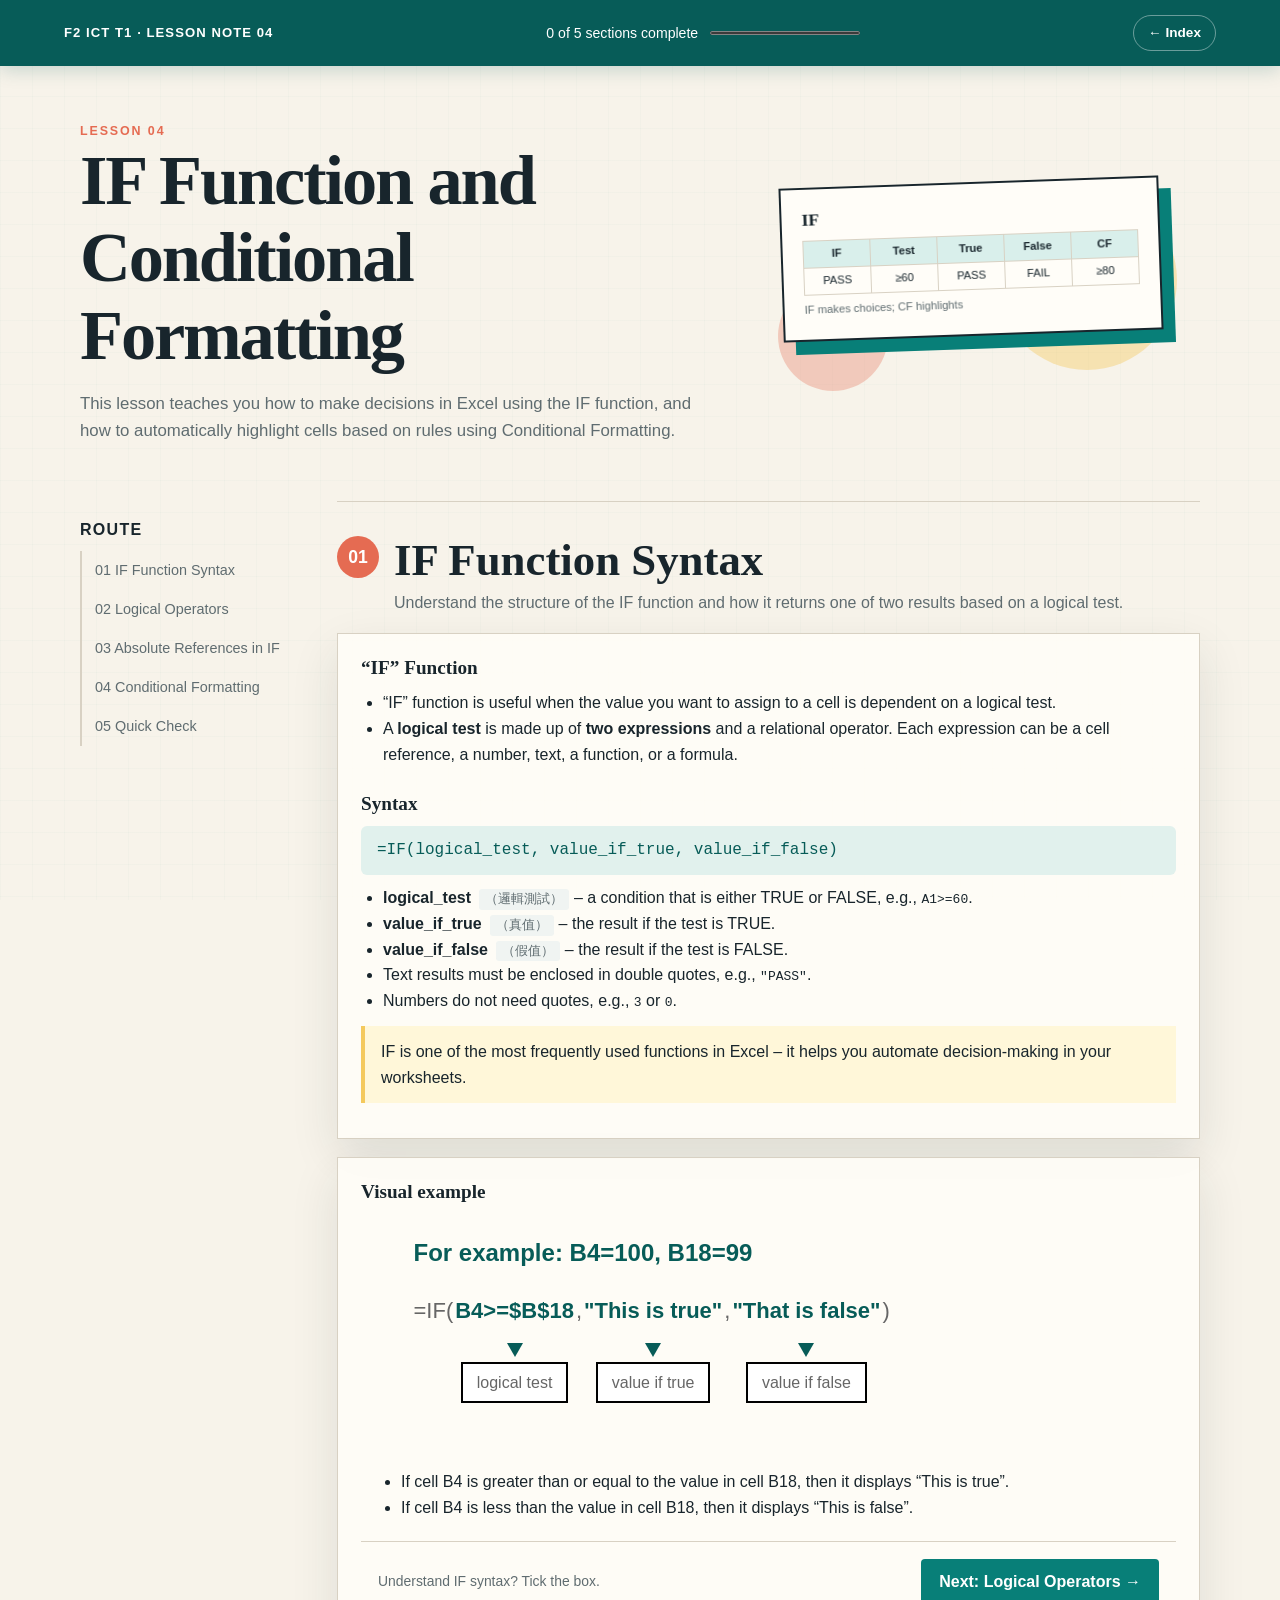
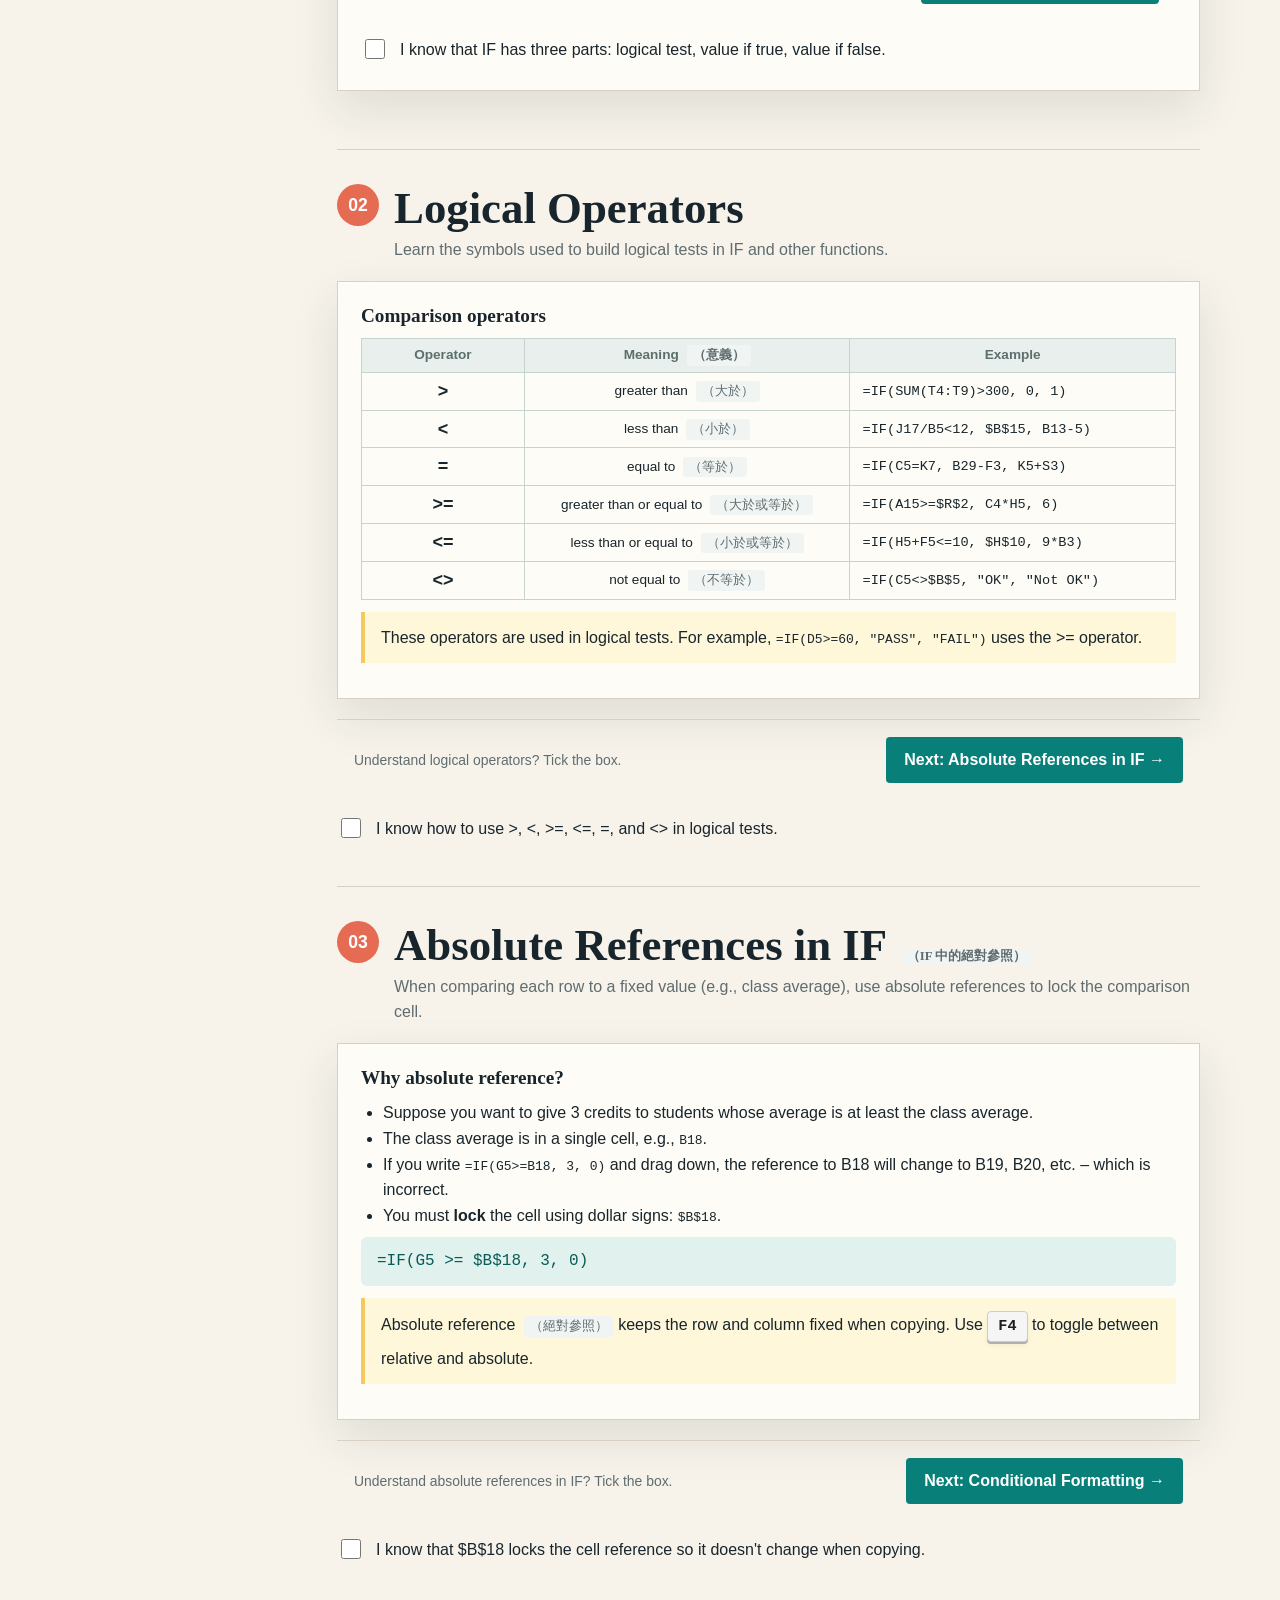
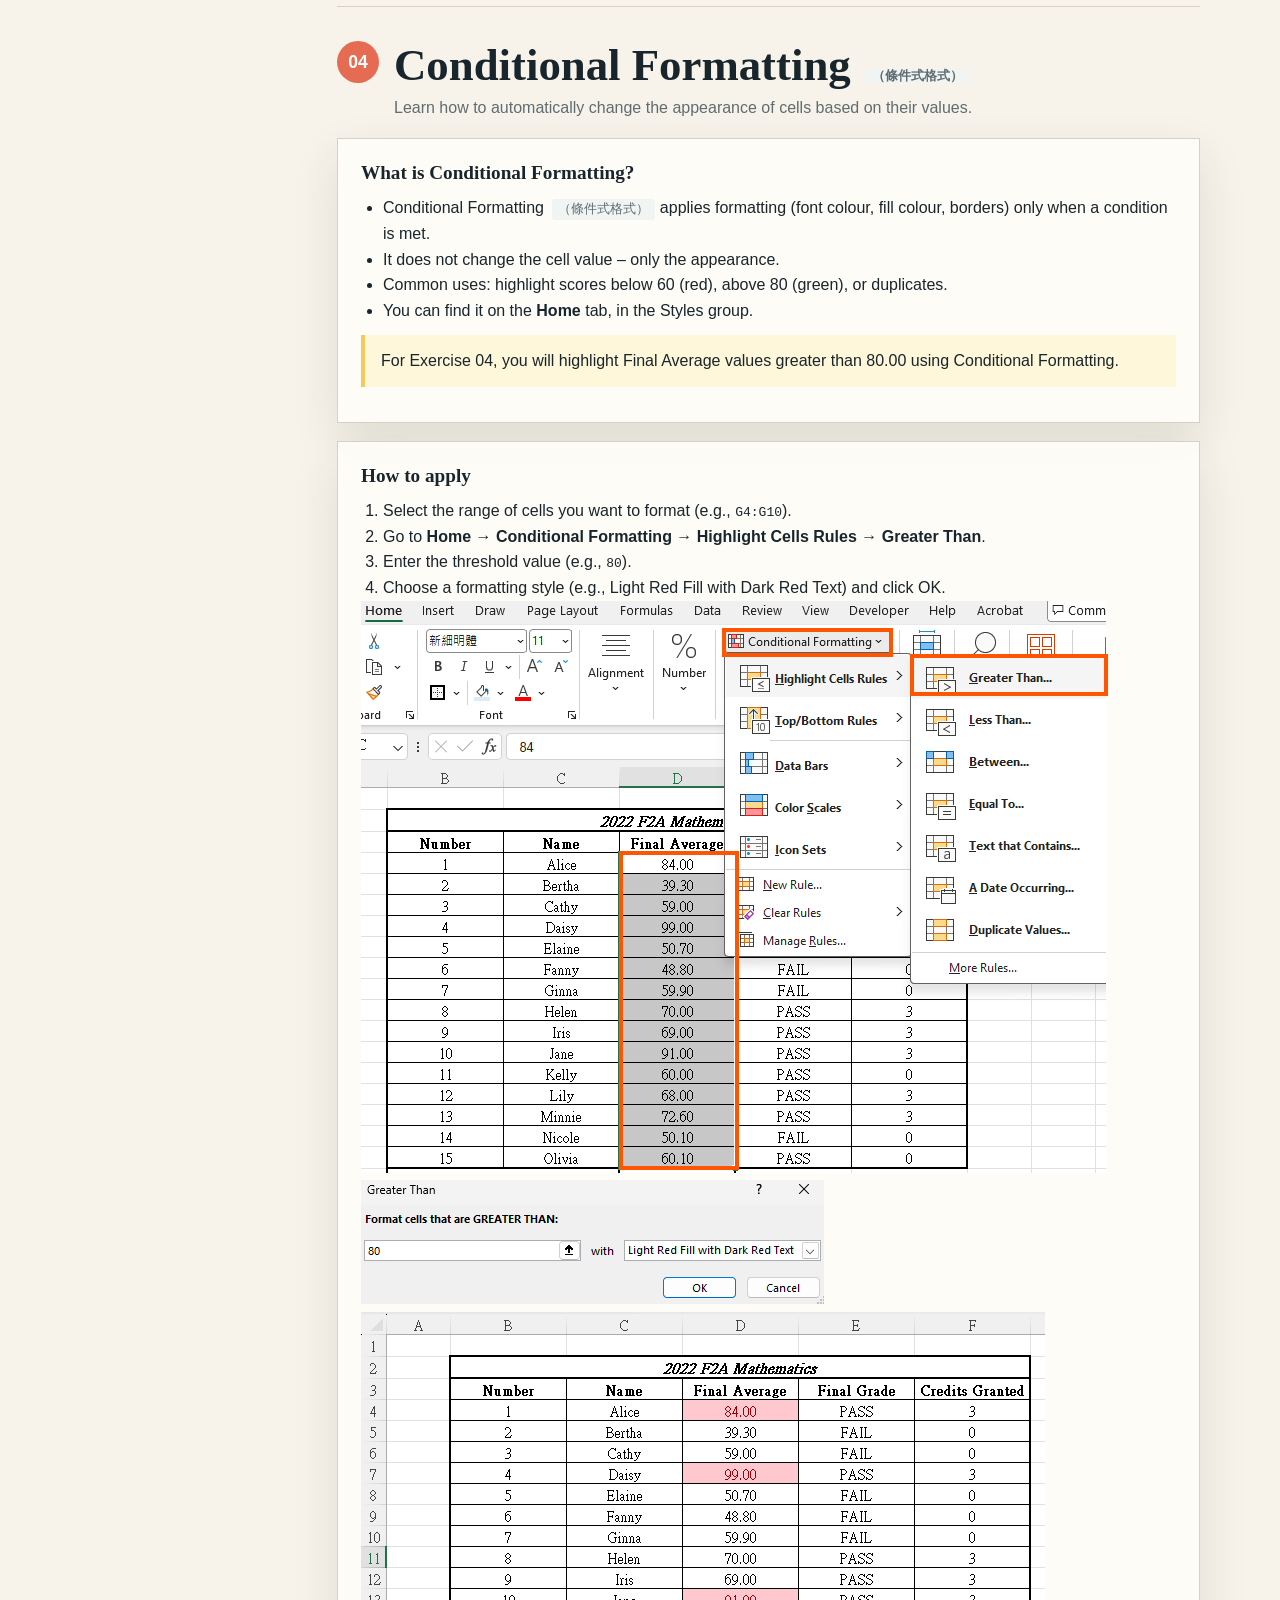
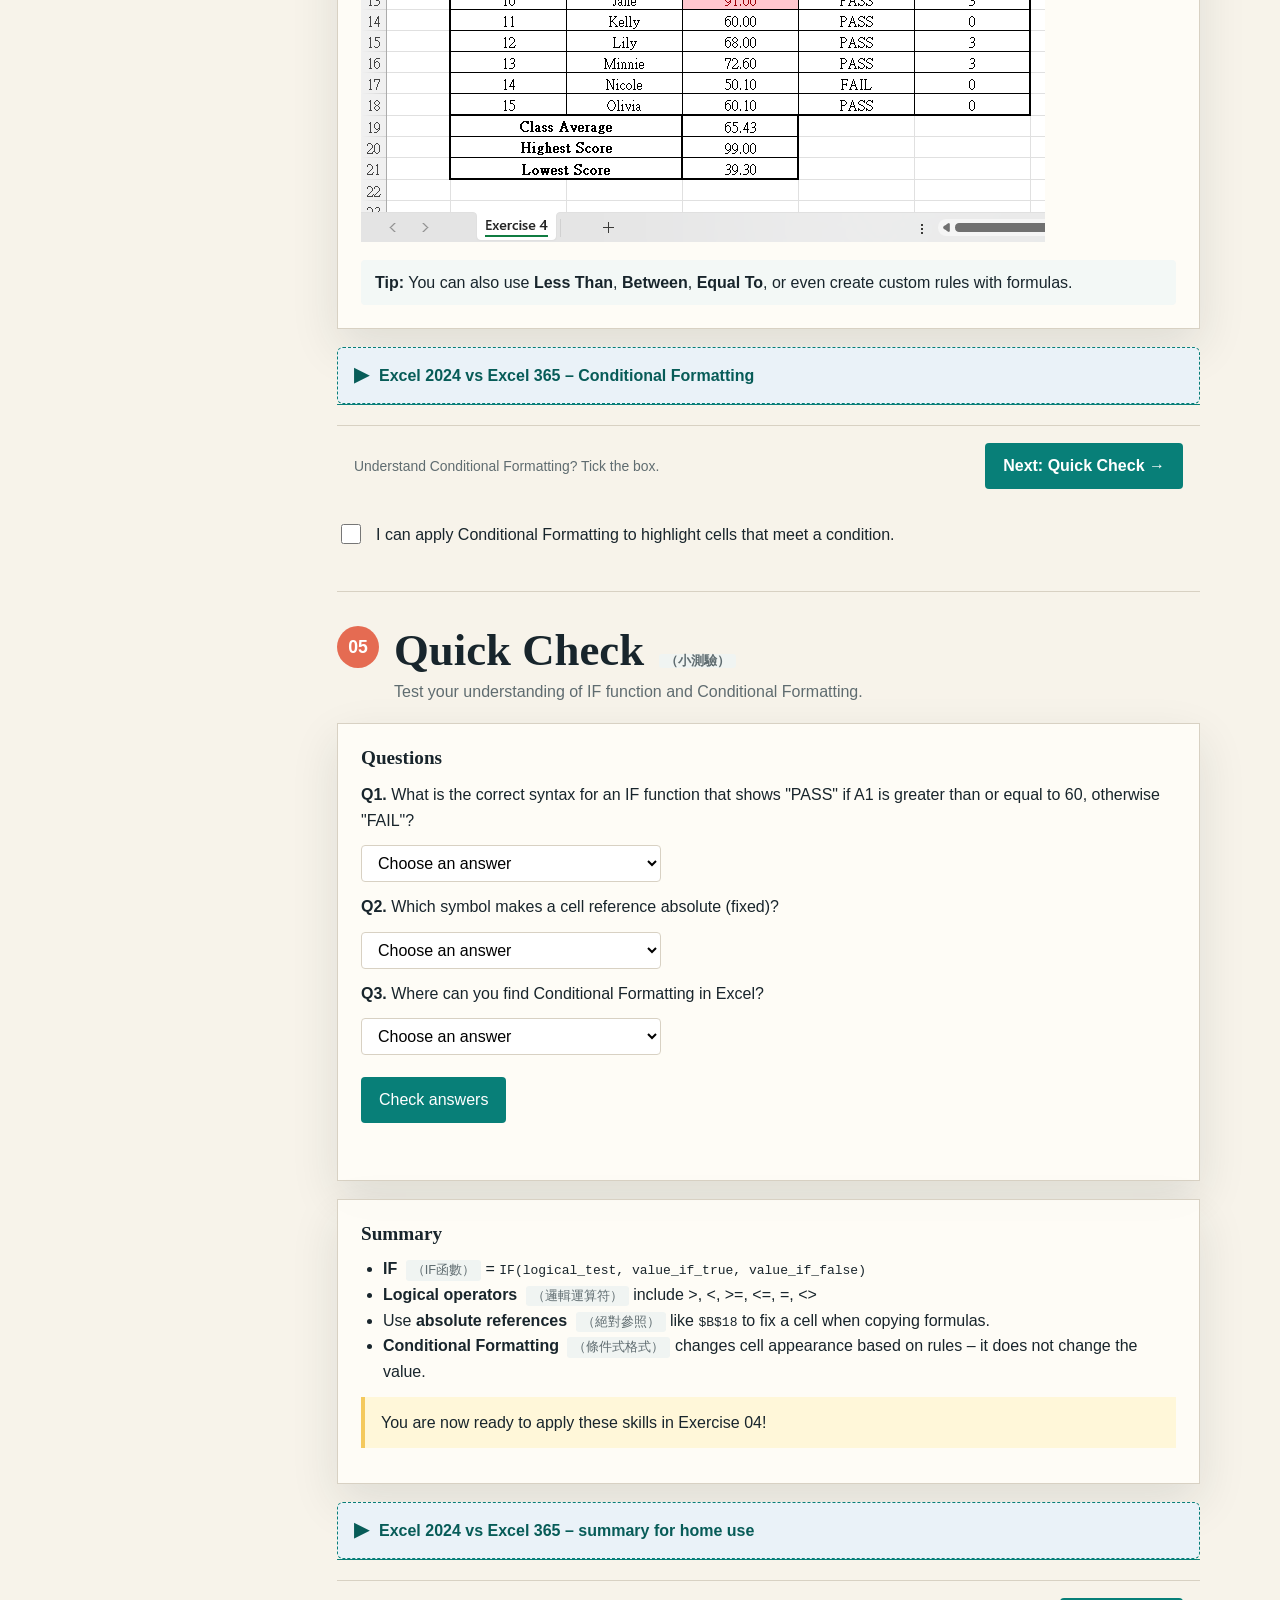
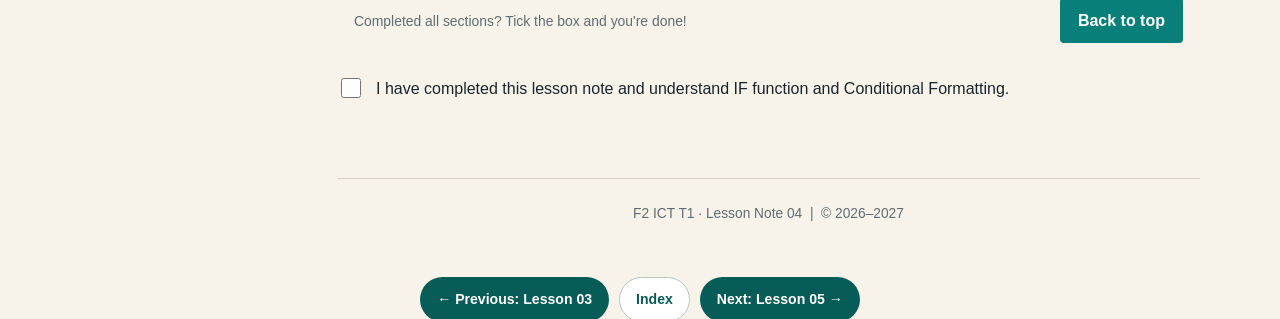
<file: lesson-note-04.html>
<!doctype html>
<html lang="en">
<head>
    <meta charset="utf-8">
    <meta name="viewport" content="width=device-width, initial-scale=1">
    <title>Lesson Note 04 | IF Function and Conditional Formatting</title>
    <style>
        /* ===== Base ===== */
        :root {
            --ink: #18252c;
            --muted: #5f6c70;
            --paper: #f7f3ea;
            --panel: #fffdf8;
            --line: #d8d1c3;
            --teal: #087f78;
            --teal-dark: #075c58;
            --coral: #e56b52;
            --yellow: #f4c95d;
            --green: #27845d;
            --shadow: 0 18px 45px rgba(31, 45, 46, .11);
        }
        * {
            box-sizing: border-box;
        }
        html {
            scroll-behavior: smooth;
        }
        body {
            margin: 0;
            color: var(--ink);
            background: var(--paper);
            font-family: "Trebuchet MS", "Segoe UI", sans-serif;
            line-height: 1.6;
        }
        body::before {
            content: "";
            position: fixed;
            inset: 0;
            z-index: -1;
            opacity: .45;
            pointer-events: none;
            background-image: linear-gradient(rgba(8, 127, 120, .05) 1px, transparent 1px), linear-gradient(90deg, rgba(8, 127, 120, .05) 1px, transparent 1px);
            background-size: 32px 32px;
        }
        /* ===== Topbar ===== */
        .topbar {
            position: sticky;
            top: 0;
            z-index: 10;
            display: flex;
            justify-content: space-between;
            align-items: center;
            gap: 20px;
            padding: 15px clamp(18px, 5vw, 76px);
            color: #fff;
            background: var(--teal-dark);
            box-shadow: 0 4px 18px rgba(7, 92, 88, .2);
            flex-wrap: wrap;
        }
        .brand {
            font-weight: 800;
            letter-spacing: .08em;
            font-size: .82rem;
            text-transform: uppercase;
        }
        .progress-wrap {
            display: flex;
            align-items: center;
            gap: 12px;
            font-size: .88rem;
        }
        progress {
            width: 150px;
            height: 8px;
            accent-color: var(--yellow);
        }
        .back-link {
            text-decoration: none;
            color: #fff;
            border: 1px solid rgba(255, 255, 255, .4);
            border-radius: 999px;
            padding: 6px 14px;
            font-size: .85rem;
            font-weight: 700;
        }
        .back-link:hover {
            background: rgba(255, 255, 255, .15);
        }
        /* ===== Shell & Layout ===== */
        .shell {
            width: min(1120px, calc(100% - 36px));
            margin: 0 auto;
        }
        .hero {
            display: grid;
            grid-template-columns: 1.15fr .85fr;
            gap: 42px;
            align-items: center;
            min-height: 340px;
            padding: 56px 0 40px;
        }
        .eyebrow {
            color: var(--coral);
            font-size: .78rem;
            font-weight: 800;
            letter-spacing: .15em;
            text-transform: uppercase;
        }
        h1, h2, h3 {
            font-family: Georgia, serif;
            line-height: 1.1;
            margin: 0 0 12px;
        }
        h1 {
            max-width: 650px;
            font-size: clamp(2.6rem, 5.5vw, 5rem);
            letter-spacing: -.03em;
        }
        h2 {
            font-size: clamp(1.8rem, 3.5vw, 2.8rem);
        }
        h3 {
            font-size: 1.3rem;
        }
        .hero p {
            max-width: 650px;
            color: var(--muted);
            font-size: 1.05rem;
        }
        .hero-art {
            position: relative;
            min-height: 220px;
        }
        .hero-art::before {
            content: "";
            position: absolute;
            width: 180px;
            height: 180px;
            right: 5%;
            top: 4%;
            border-radius: 50%;
            background: var(--yellow);
            opacity: .4;
        }
        .hero-art::after {
            content: "";
            position: absolute;
            width: 110px;
            height: 110px;
            left: 8%;
            bottom: 5%;
            border-radius: 50%;
            background: var(--coral);
            opacity: .3;
        }
        .sheet-mark {
            position: relative;
            z-index: 1;
            padding: 20px;
            border: 2px solid var(--ink);
            background: var(--panel);
            box-shadow: 12px 13px 0 var(--teal);
            transform: rotate(-2deg);
            max-width: 380px;
            margin: 0 auto;
        }
        .sheet-mark strong {
            display: block;
            margin-bottom: 10px;
            font: 700 1.1rem Georgia, serif;
        }
        .mini-grid {
            display: grid;
            grid-template-columns: repeat(5, 1fr);
            border-top: 1px solid var(--line);
            border-left: 1px solid var(--line);
            font-size: .7rem;
        }
        .mini-grid span {
            min-height: 26px;
            padding: 4px;
            border-right: 1px solid var(--line);
            border-bottom: 1px solid var(--line);
            text-align: center;
        }
        .mini-grid .hl {
            background: #fff4c9;
            font-weight: 700;
            color: #7c4a00;
        }
        .mini-grid .label {
            background: #d9efeb;
            font-weight: 700;
        }
        /* ===== Layout: sidebar + content ===== */
        .layout {
            display: grid;
            grid-template-columns: 215px 1fr;
            gap: 42px;
            align-items: start;
        }
        .toc {
            position: sticky;
            top: 76px;
            padding: 20px 0;
        }
        .toc h3 {
            font-size: 1rem;
            font-family: "Trebuchet MS", sans-serif;
            text-transform: uppercase;
            letter-spacing: .08em;
        }
        .toc a {
            display: block;
            padding: 8px 0 8px 13px;
            color: var(--muted);
            border-left: 2px solid var(--line);
            text-decoration: none;
            font-size: .9rem;
            transition: all .2s;
        }
        .toc a:hover,
        .toc a:focus {
            color: var(--teal);
            border-left-color: var(--teal);
        }
        /* ===== Steps ===== */
        .step {
            scroll-margin-top: 90px;
            padding: 34px 0 40px;
            border-top: 1px solid var(--line);
        }
        .step-heading {
            display: flex;
            align-items: flex-start;
            gap: 15px;
        }
        .step-number {
            display: grid;
            place-items: center;
            flex: 0 0 42px;
            width: 42px;
            height: 42px;
            color: #fff;
            background: var(--coral);
            border-radius: 50%;
            font-weight: 800;
            font-size: 1.1rem;
        }
        .step-heading h2 {
            margin-bottom: 4px;
        }
        .step-lead {
            margin: 0 0 18px;
            color: var(--muted);
            font-size: 1rem;
        }
        /* ===== Cards ===== */
        .card {
            padding: 23px;
            border: 1px solid var(--line);
            background: rgba(255, 253, 248, .88);
            box-shadow: var(--shadow);
            margin-bottom: 18px;
        }
        .card h3 {
            margin-top: 0;
            font-size: 1.2rem;
        }
        .action-list {
            display: grid;
            gap: 10px;
            margin: 0;
            padding: 0;
            list-style: none;
        }
        label.check {
            display: flex;
            align-items: flex-start;
            gap: 12px;
            cursor: pointer;
            padding: 4px 0;
        }
        label.check input {
            width: 20px;
            height: 20px;
            margin-top: 2px;
            accent-color: var(--teal);
            flex-shrink: 0;
        }
        label.check input:checked + span {
            color: var(--muted);
            text-decoration: line-through;
        }
        .keyword-zh {
            display: inline-block;
            font-size: .8rem;
            color: var(--muted);
            background: #f0f4f2;
            padding: 0 6px;
            border-radius: 3px;
            margin-left: 4px;
        }
        .note {
            border-left: 4px solid var(--yellow);
            padding: 13px 16px;
            background: #fff7d9;
            margin: 12px 0;
        }
        .tip-grid {
            display: grid;
            grid-template-columns: repeat(2, 1fr);
            gap: 16px;
            margin: 12px 0;
        }
        .tip {
            padding: 16px;
            background: #eef5f1;
            border-top: 3px solid var(--teal);
        }
        .tip strong {
            display: block;
            color: var(--teal-dark);
        }
        .done {
            display: flex;
            justify-content: space-between;
            align-items: center;
            gap: 18px;
            margin-top: 20px;
            padding: 17px;
            border-top: 1px solid var(--line);
        }
        .done-status {
            color: var(--muted);
            font-size: .87rem;
        }
        .step-complete {
            border-color: var(--green) !important;
        }
        .next-button {
            padding: 10px 18px;
            border: 0;
            color: #fff;
            background: var(--teal);
            border-radius: 4px;
            cursor: pointer;
            font: inherit;
            font-weight: 700;
        }
        .next-button:hover {
            background: var(--teal-dark);
        }
        /* ===== Graphics ===== */
        .window-diagram {
            border: 2px solid #9fb2ad;
            background: #fff;
            overflow: hidden;
            margin: 14px 0;
        }
        .diagram-ribbon {
            padding: 9px 14px;
            font-weight: 700;
            color: #fff;
            background: var(--teal);
            font-size: .9rem;
        }
        .diagram-main {
            display: grid;
            grid-template-columns: 190px 1fr;
            min-height: 180px;
        }
        .diagram-side {
            border-right: 1px solid #d3dfdb;
            background: #f3f8f6;
            padding: 12px;
        }
        .diagram-side p {
            margin: 0 0 7px;
            font-size: .85rem;
        }
        .diagram-side strong {
            color: var(--teal-dark);
        }
        .diagram-grid-wrap {
            padding: 12px;
            overflow-x: auto;
        }
        .worksheet {
            width: 100%;
            border-collapse: collapse;
            table-layout: fixed;
            font-family: Calibri, Arial, sans-serif;
            font-size: .85rem;
        }
        .worksheet th,
        .worksheet td {
            border: 1px solid #c7d3cf;
            height: 34px;
            text-align: center;
            padding: 4px;
            min-width: 36px;
        }
        .worksheet thead th {
            background: #e8efec;
            color: #5c6f6d;
            font-weight: 700;
        }
        .worksheet .rowhead {
            width: 48px;
            background: #e8efec;
            color: #5c6f6d;
            font-weight: 700;
        }
        .worksheet .corner {
            width: 48px;
            background: #dde7e4;
        }
        .worksheet .focus {
            background: #fff4c9;
            border: 2px solid var(--coral);
            font-weight: 700;
            color: #7c4a00;
        }
        .worksheet .highlight-row {
            background: #d9efeb;
        }
        .worksheet .cond-format {
            background: #f9e79f;
            font-weight: 700;
        }
        .mini-note {
            margin-top: 8px;
            color: var(--muted);
            font-size: .86rem;
        }
        .formula-box {
            background: #e1f1ed;
            padding: 12px 16px;
            border-radius: 6px;
            font-family: Consolas, monospace;
            font-size: 1rem;
            color: var(--teal-dark);
            margin: 8px 0;
        }
        .formula-box code {
            background: transparent;
            padding: 0;
            color: var(--teal-dark);
        }
        /* ===== Expandable diff card ===== */
        .diff-toggle {
            display: flex;
            align-items: center;
            gap: 10px;
            padding: 12px 16px;
            background: #eaf2f8;
            border: 1px dashed var(--teal);
            border-radius: 6px;
            cursor: pointer;
            font-weight: 700;
            color: var(--teal-dark);
            transition: background .2s;
            user-select: none;
            margin: 14px 0 0;
        }
        .diff-toggle:hover {
            background: #d5e6f0;
        }
        .diff-toggle .arrow {
            display: inline-block;
            transition: transform .3s;
            font-size: 1.2rem;
        }
        .diff-toggle .arrow.open {
            transform: rotate(90deg);
        }
        .diff-content {
            max-height: 0;
            overflow: hidden;
            transition: max-height .4s ease, padding .3s ease;
            padding: 0 16px;
            background: #f8fbfd;
            border-radius: 0 0 6px 6px;
            border-left: 1px solid var(--teal);
            border-right: 1px solid var(--teal);
            border-bottom: 1px solid var(--teal);
        }
        .diff-content.open {
            max-height: 600px;
            padding: 16px;
        }
        .diff-content ul {
            margin: 6px 0;
            padding-left: 22px;
        }
        .diff-content li {
            margin-bottom: 4px;
            font-size: .92rem;
        }
        .diff-content strong {
            color: var(--coral);
        }
        /* ===== Quiz ===== */
        .quiz {
            display: grid;
            gap: 12px;
            margin: 14px 0;
        }
        .quiz select {
            padding: 8px 12px;
            border: 1px solid var(--line);
            border-radius: 4px;
            font: inherit;
            background: #fff;
            max-width: 300px;
        }
        .quiz button {
            width: fit-content;
            border: 0;
            background: var(--teal);
            color: #fff;
            padding: 10px 18px;
            font: inherit;
            font-weight: 700;
            cursor: pointer;
            border-radius: 4px;
        }
        .quiz button:hover {
            background: var(--teal-dark);
        }
        .quiz-result {
            min-height: 24px;
            font-weight: 700;
        }
        /* ===== Footer & pager ===== */
        footer {
            margin-top: 32px;
            padding: 24px 0 32px;
            color: var(--muted);
            border-top: 1px solid var(--line);
            font-size: .86rem;
            text-align: center;
        }
        .pager-nav {
            margin-top: 20px;
            display: flex;
            flex-wrap: wrap;
            justify-content: center;
            gap: 10px;
        }
        .pager-link {
            text-decoration: none;
            color: #fff;
            background: var(--teal-dark);
            padding: 10px 16px;
            border-radius: 999px;
            font-weight: 700;
            border: 1px solid rgba(7, 92, 88, .3);
            font-size: .88rem;
            transition: opacity .2s;
        }
        .pager-link:hover {
            opacity: .85;
        }
        .pager-link.home {
            background: #fff;
            color: var(--teal-dark);
            border-color: #b8c5c1;
        }
        .if-widget-wrapper {
            font-family: Arial, sans-serif;
            max-width: 750px;
            margin: auto;
            padding: 20px;
            box-sizing: border-box;
        }

        .if-widget-wrapper .widget-title {
            color: var(--teal-dark);
            font-size: 24px;
            font-weight: bold;
            margin-bottom: 20px;
            text-align: left;
        }

        .if-widget-wrapper .formula-text {
            font-size: 22px;
            color: #666666;
            margin-bottom: 30px;
            text-align: left;
            line-height: 1.6;
            display: flex;
            align-items: flex-start;
        }

        .if-widget-wrapper .highlight-group {
            display: inline-flex;
            flex-direction: column;
            align-items: center;
            vertical-align: bottom; 
            margin: 0 2px;
        }

        .if-widget-wrapper .highlight-text {
            color: var(--teal-dark);
            font-weight: bold;
            padding-bottom: 15px; 
        }

        .if-widget-wrapper .pointer-container {
            display: flex;
            flex-direction: column;
            align-items: center;
            margin-top: 0; 
        }
        .if-widget-wrapper .arrow-down {
            width: 0;
            height: 0;
            border-left: 8px solid transparent;
            border-right: 8px solid transparent;
            border-top: 14px solid var(--teal-dark);
            margin-bottom: 5px; /* 控制箭头和下方盒子的距离 */
        }

        .if-widget-wrapper .info-box {
            border: 2px solid #000000;
            padding: 6px 14px;
            background-color: #ffffff;
            font-size: 16px;
            font-weight: 500;
            white-space: nowrap; 
        }

        .if-widget-wrapper .pointers-row {
            display: flex;
            justify-content: space-between;
            width: 85%; 
            margin: 0 auto;
            margin-top: 10px;
        }

        .if-widget-wrapper .info-box.cn {
            white-space: normal;
        }      
        .keycap {
            display: inline-block;
            background: #f5f5f5;
            border: 1px solid #ccc;
            border-radius: 4px;
            padding: 2px 10px;
            font-family: Consolas, "Courier New", monospace;
            font-weight: 700;
            font-size: 0.95rem;
            box-shadow: 0 2px 0 #b0b0b0, 0 3px 6px rgba(0,0,0,0.05);
            color: #1e1e1e;
            line-height: 1.6;
            margin-bottom: 4px;
        }
        .keycap .plus {
            margin: 0 2px;
            color: #888;
            font-weight: 400;
        }
        /* ===== Responsive ===== */
        @media (max-width: 820px) {
            .hero {
                grid-template-columns: 1fr;
                padding-top: 40px;
                gap: 24px;
            }
            .hero-art {
                min-height: 180px;
            }
            .layout {
                grid-template-columns: 1fr;
                gap: 0;
            }
            .toc {
                position: static;
                display: flex;
                overflow-x: auto;
                gap: 12px;
                padding: 0 0 16px;
                flex-wrap: nowrap;
            }
            .toc h3 {
                display: none;
            }
            .toc a {
                flex: 0 0 auto;
                border-left: 0;
                border-bottom: 2px solid var(--line);
                white-space: nowrap;
                padding: 6px 12px;
            }
            .diagram-main {
                grid-template-columns: 1fr;
            }
            .diagram-side {
                border-right: 0;
                border-bottom: 1px solid #d3dfdb;
            }
            .tip-grid {
                grid-template-columns: 1fr;
            }
            .done {
                align-items: flex-start;
                flex-direction: column;
            }
            .topbar {
                align-items: flex-start;
                flex-direction: column;
                gap: 8px;
            }
            progress {
                width: 110px;
            }
        }
        @media (max-width: 500px) {
            .shell {
                width: calc(100% - 16px);
            }
            .hero {
                padding-top: 28px;
            }
            .sheet-mark {
                padding: 14px;
            }
            .card {
                padding: 16px;
            }
            .step {
                padding: 22px 0 28px;
            }
            .step-heading {
                gap: 10px;
            }
            .step-number {
                width: 34px;
                height: 34px;
                font-size: .9rem;
            }
            .diff-toggle {
                font-size: .85rem;
                padding: 10px 12px;
            }
        }
    </style>
</head>
<body>

    <!-- ===== TOPBAR ===== -->
    <header class="topbar">
        <div class="brand">F2 ICT T1 · Lesson Note 04</div>
        <div class="progress-wrap">
            <span id="progressText">0 of 5 sections complete</span>
            <progress id="progress" value="0" max="5"></progress>
        </div>
        <a class="back-link" href="index.html">← Index</a>
    </header>

    <main class="shell">

        <!-- ===== HERO ===== -->
        <section class="hero">
            <div>
                <div class="eyebrow">Lesson 04</div>
                <h1>IF Function and Conditional Formatting</h1>
                <p>This lesson teaches you how to make decisions in Excel using the IF function, and how to automatically highlight cells based on rules using Conditional Formatting.</p>
            </div>
            <div class="hero-art" aria-hidden="true">
                <div class="sheet-mark">
                    <strong>IF</strong>
                    <div class="mini-grid">
                        <span class="label">IF</span><span class="label">Test</span><span class="label">True</span><span class="label">False</span><span class="label">CF</span>
                        <span>PASS</span><span>≥60</span><span>PASS</span><span>FAIL</span><span>≥80</span>
                    </div>
                    <div style="margin-top:6px;font-size:.7rem;color:var(--muted);">IF makes choices; CF highlights</div>
                </div>
            </div>
        </section>

        <!-- ===== LAYOUT: SIDEBAR + CONTENT ===== -->
        <div class="layout">

            <!-- SIDEBAR / TOC -->
            <nav class="toc" aria-label="Guide sections">
                <h3>Route</h3>
                <a href="#section-1">01 IF Function Syntax</a>
                <a href="#section-2">02 Logical Operators</a>
                <a href="#section-3">03 Absolute References in IF</a>
                <a href="#section-4">04 Conditional Formatting</a>
                <a href="#section-5">05 Quick Check</a>
            </nav>

            <!-- ===== CONTENT ===== -->
            <div>

                <!-- ============================================================ -->
                <!-- SECTION 1: IF Function Syntax -->
                <!-- ============================================================ -->
                <section class="step" id="section-1">
                    <div class="step-heading">
                        <span class="step-number">01</span>
                        <div>
                            <h2>IF Function Syntax</span></h2>
                            <p class="step-lead">Understand the structure of the IF function and how it returns one of two results based on a logical test.</p>
                        </div>
                    </div>

                    <div class="card">
                        <h3>“IF” Function</h3>
                        <ul style="padding-left:22px;margin:10px 0 0;">
                            <li>“IF” function is useful when the value you want to assign to a cell is dependent on a logical test.</li>
                            <li>A <strong>logical test</strong> is made up of <strong>two expressions</strong> and a relational operator. Each expression can be a cell reference, a number, text, a function, or a formula.</li>
                        </ul>
                        <br>
                        <h3>Syntax</h3>
                        <div class="formula-box">=IF(logical_test, value_if_true, value_if_false)</div>
                        <ul style="padding-left:22px;margin:10px 0 0;">
                            <li><strong>logical_test</strong> <span class="keyword-zh">（邏輯測試）</span> – a condition that is either TRUE or FALSE, e.g., <code>A1>=60</code>.</li>
                            <li><strong>value_if_true</strong> <span class="keyword-zh">（真值）</span> – the result if the test is TRUE.</li>
                            <li><strong>value_if_false</strong> <span class="keyword-zh">（假值）</span> – the result if the test is FALSE.</li>
                            <li>Text results must be enclosed in double quotes, e.g., <code>"PASS"</code>.</li>
                            <li>Numbers do not need quotes, e.g., <code>3</code> or <code>0</code>.</li>
                        </ul>
                        <div class="note">IF is one of the most frequently used functions in Excel – it helps you automate decision‑making in your worksheets.</div>
                    </div>

                    <div class="card">
                        <h3>Visual example</h3>
                        <div class="if-widget-wrapper">
                            <div class="widget-title">For example: B4=100, B18=99</div>

                            <div class="formula-text">
                                =IF(
                                <span class="highlight-group">
                                    <span class="highlight-text">B4>=$B$18</span>
                                    <span class="pointer-container">
                                        <div class="arrow-down"></div>
                                        <div class="info-box">logical test</div>
                                    </span>
                                </span>
                                , 
                                <!-- 第2个参数及指向组件 -->
                                <span class="highlight-group">
                                    <span class="highlight-text">"This is true"</span>
                                    <span class="pointer-container">
                                        <div class="arrow-down"></div>
                                        <div class="info-box">value if true</div>
                                    </span>
                                </span>
                                , 
                                <!-- 第3个参数及指向组件 -->
                                <span class="highlight-group">
                                    <span class="highlight-text">"That is false"</span>
                                    <span class="pointer-container">
                                        <div class="arrow-down"></div>
                                        <div class="info-box">value if false</div>
                                    </span>
                                </span>
                                )
                            </div>                  
                    </div>
                    <ul>
                        <li>If cell B4 is greater than or equal to the value in cell B18, then it displays “This is true”.</li> 
                        <li>If cell B4 is less than the value in cell B18, then it displays “This is false”.</li> 
                    </ul> 

                    <div class="done">
                        <span class="done-status">Understand IF syntax? Tick the box.</span>
                        <button class="next-button" data-next="section-2">Next: Logical Operators →</button>
                    </div>
                    <div class="action-list" style="margin-top:12px;">
                        <label class="check"><input type="checkbox" data-section="1"><span>I know that IF has three parts: logical test, value if true, value if false.</span></label>
                    </div>
                </section>

                <!-- ============================================================ -->
                <!-- SECTION 2: Logical Operators -->
                <!-- ============================================================ -->
                <section class="step" id="section-2">
                    <div class="step-heading">
                        <span class="step-number">02</span>
                        <div>
                            <h2>Logical Operators</h2>
                            <p class="step-lead">Learn the symbols used to build logical tests in IF and other functions.</p>
                        </div>
                    </div>

                    <div class="card">
                        <h3>Comparison operators</h3>
                        <div style="overflow-x:auto;">
                            <table class="worksheet" style="min-width:auto;">
                                <thead><tr><th width="20%">Operator</th><th>Meaning <span class="keyword-zh">（意義）</span></th><th>Example</th></tr></thead>
                                <tbody>
                                    <tr>
                                        <td style="font-size: large; font-weight: bold;">&gt;</td>
                                        <td>greater than <span class="keyword-zh">（大於）</span></td>
                                        <td style="text-align: left;"><code>&nbsp;=IF(SUM(T4:T9)&gt;300, 0, 1)</code></td>
                                    </tr>
                                    <tr>
                                        <td style="font-size: large; font-weight: bold;">&lt;</td>
                                        <td>less than <span class="keyword-zh">（小於）</span></td>
                                        <td style="text-align: left;"><code>&nbsp;=IF(J17/B5&lt;12, $B$15, B13-5)</code></td>
                                    </tr>
                                    <tr>
                                        <td style="font-size: large; font-weight: bold;">=</td>
                                        <td>equal to <span class="keyword-zh">（等於）</span></td>
                                        <td style="text-align: left;"><code>&nbsp;=IF(C5=K7, B29-F3, K5+S3)</code></td>
                                    </tr>
                                    <tr>
                                        <td style="font-size: large; font-weight: bold;">&gt;=</td>
                                        <td>greater than or equal to <span class="keyword-zh">（大於或等於）</span></td>
                                        <td style="text-align: left;"><code>&nbsp;=IF(A15&gt;=$R$2, C4*H5, 6)</code></td>
                                    </tr>
                                    <tr>
                                        <td style="font-size: large; font-weight: bold;">&lt;=</td>
                                        <td>less than or equal to <span class="keyword-zh">（小於或等於）</span></td>
                                        <td style="text-align: left;"><code>&nbsp;=IF(H5+F5&lt;=10, $H$10, 9*B3)</code></td>
                                    </tr>
                                    <tr>
                                        <td style="font-size: large; font-weight: bold;">&lt;&gt;</td>
                                        <td>not equal to <span class="keyword-zh">（不等於）</span></td>
                                        <td style="text-align: left;"><code>&nbsp;=IF(C5&lt;&gt;$B$5, "OK", "Not OK")</code></td>
                                    </tr>
                                </tbody>
                            </table>
                        </div>
                        <div class="note">These operators are used in logical tests. For example, <code>=IF(D5>=60, "PASS", "FAIL")</code> uses the >= operator.</div>
                    </div>

                    <div class="done">
                        <span class="done-status">Understand logical operators? Tick the box.</span>
                        <button class="next-button" data-next="section-3">Next: Absolute References in IF →</button>
                    </div>
                    <div class="action-list" style="margin-top:12px;">
                        <label class="check"><input type="checkbox" data-section="2"><span>I know how to use &gt;, &lt;, &gt;=, &lt;=, =, and &lt;&gt; in logical tests.</span></label>
                    </div>
                </section>

                <!-- ============================================================ -->
                <!-- SECTION 3: Absolute References in IF -->
                <!-- ============================================================ -->
                <section class="step" id="section-3">
                    <div class="step-heading">
                        <span class="step-number">03</span>
                        <div>
                            <h2>Absolute References in IF <span class="keyword-zh">（IF 中的絕對參照）</span></h2>
                            <p class="step-lead">When comparing each row to a fixed value (e.g., class average), use absolute references to lock the comparison cell.</p>
                        </div>
                    </div>

                    <div class="card">
                        <h3>Why absolute reference?</h3>
                        <ul style="padding-left:22px;margin:8px 0 0;">
                            <li>Suppose you want to give 3 credits to students whose average is at least the class average.</li>
                            <li>The class average is in a single cell, e.g., <code>B18</code>.</li>
                            <li>If you write <code>=IF(G5>=B18, 3, 0)</code> and drag down, the reference to B18 will change to B19, B20, etc. – which is incorrect.</li>
                            <li>You must <strong>lock</strong> the cell using dollar signs: <code>$B$18</code>.</li>
                        </ul>
                        <div class="formula-box">=IF(G5 >= $B$18, 3, 0)</div>
                        <div class="note">Absolute reference <span class="keyword-zh">（絕對參照）</span> keeps the row and column fixed when copying. Use <span class="keycap">F4</span> to toggle between relative and absolute.</div>
                    </div>

                    <div class="done">
                        <span class="done-status">Understand absolute references in IF? Tick the box.</span>
                        <button class="next-button" data-next="section-4">Next: Conditional Formatting →</button>
                    </div>
                    <div class="action-list" style="margin-top:12px;">
                        <label class="check"><input type="checkbox" data-section="3"><span>I know that $B$18 locks the cell reference so it doesn't change when copying.</span></label>
                    </div>
                </section>

                <!-- ============================================================ -->
                <!-- SECTION 4: Conditional Formatting -->
                <!-- ============================================================ -->
                <section class="step" id="section-4">
                    <div class="step-heading">
                        <span class="step-number">04</span>
                        <div>
                            <h2>Conditional Formatting <span class="keyword-zh">（條件式格式）</span></h2>
                            <p class="step-lead">Learn how to automatically change the appearance of cells based on their values.</p>
                        </div>
                    </div>

                    <div class="card">
                        <h3>What is Conditional Formatting?</h3>
                        <ul style="padding-left:22px;margin:8px 0 0;">
                            <li>Conditional Formatting <span class="keyword-zh">（條件式格式）</span> applies formatting (font colour, fill colour, borders) only when a condition is met.</li>
                            <li>It does not change the cell value – only the appearance.</li>
                            <li>Common uses: highlight scores below 60 (red), above 80 (green), or duplicates.</li>
                            <li>You can find it on the <strong>Home</strong> tab, in the Styles group.</li>
                        </ul>
                        <div class="note">For Exercise 04, you will highlight Final Average values greater than 80.00 using Conditional Formatting.</div>
                    </div>

                    <div class="card">
                        <h3>How to apply</h3>
                        <ol style="padding-left:22px;margin:8px 0 0;">
                            <li>Select the range of cells you want to format (e.g., <code>G4:G10</code>).</li>
                            <li>Go to <strong>Home</strong> → <strong>Conditional Formatting</strong> → <strong>Highlight Cells Rules</strong> → <strong>Greater Than</strong>.</li>
                            <li>Enter the threshold value (e.g., <code>80</code>).</li>
                            <li>Choose a formatting style (e.g., Light Red Fill with Dark Red Text) and click OK.</li>
                        </ol>
                        <img src="images/ex04_img05.png" alt="">
                        <img src="images/ex04_img06.png" alt="">
                        <img src="images/ex04_img07.png" alt="">
                        <div style="background:#f3f8f6;padding:10px 14px;border-radius:4px;margin-top:10px;">
                            <span style="font-weight:700;">Tip:</span> You can also use <strong>Less Than</strong>, <strong>Between</strong>, <strong>Equal To</strong>, or even create custom rules with formulas.
                        </div>
                    </div>

                    <!-- Excel 365 Difference -->
                    <div class="diff-toggle" onclick="toggleDiff(this)">
                        <span class="arrow">▶</span> Excel 2024 vs Excel 365 – Conditional Formatting
                    </div>
                    <div class="diff-content">
                        <ul>
                            <li><strong>Same core features</strong> – Conditional Formatting works identically.</li>
                            <img src="images/notes4_img01.png" alt="">
                        </ul>
                    </div>

                    <div class="done">
                        <span class="done-status">Understand Conditional Formatting? Tick the box.</span>
                        <button class="next-button" data-next="section-5">Next: Quick Check →</button>
                    </div>
                    <div class="action-list" style="margin-top:12px;">
                        <label class="check"><input type="checkbox" data-section="4"><span>I can apply Conditional Formatting to highlight cells that meet a condition.</span></label>
                    </div>
                </section>

                <!-- ============================================================ -->
                <!-- SECTION 5: Quick Check (Quiz) -->
                <!-- ============================================================ -->
                <section class="step" id="section-5">
                    <div class="step-heading">
                        <span class="step-number">05</span>
                        <div>
                            <h2>Quick Check <span class="keyword-zh">（小測驗）</span></h2>
                            <p class="step-lead">Test your understanding of IF function and Conditional Formatting.</p>
                        </div>
                    </div>

                    <div class="card">
                        <h3>Questions</h3>
                        <div class="quiz">
                            <label for="q1"><strong>Q1.</strong> What is the correct syntax for an IF function that shows "PASS" if A1 is greater than or equal to 60, otherwise "FAIL"?</label>
                            <select id="q1">
                                <option value="">Choose an answer</option>
                                <option value="right">=IF(A1>=60,"PASS","FAIL")</option>
                                <option value="wrong">=IF(A1>60,"PASS","FAIL")</option>
                                <option value="wrong">=IF(A1>=60, PASS, FAIL)</option>
                            </select>

                            <label for="q2"><strong>Q2.</strong> Which symbol makes a cell reference absolute (fixed)?</label>
                            <select id="q2">
                                <option value="">Choose an answer</option>
                                <option value="wrong">#</option>
                                <option value="right">$</option>
                                <option value="wrong">@</option>
                            </select>

                            <label for="q3"><strong>Q3.</strong> Where can you find Conditional Formatting in Excel?</label>
                            <select id="q3">
                                <option value="">Choose an answer</option>
                                <option value="wrong">Data tab</option>
                                <option value="right">Home tab, Styles group</option>
                                <option value="wrong">Insert tab</option>
                            </select>
                        </div>
                        <button id="checkQuiz" style="border:0;background:var(--teal);color:#fff;padding:10px 18px;font-weight:700;border-radius:4px;cursor:pointer;font:inherit;margin-top:8px;">Check answers</button>
                        <div class="quiz-result" id="quizResult" aria-live="polite" style="margin-top:10px;"></div>
                    </div>

                    <div class="card">
                        <h3>Summary</h3>
                        <ul style="padding-left:22px;margin:6px 0 0;">
                            <li><strong>IF</strong> <span class="keyword-zh">（IF函數）</span> = <code>IF(logical_test, value_if_true, value_if_false)</code></li>
                            <li><strong>Logical operators</strong> <span class="keyword-zh">（邏輯運算符）</span> include &gt;, &lt;, &gt;=, &lt;=, =, &lt;&gt;</li>
                            <li>Use <strong>absolute references</strong> <span class="keyword-zh">（絕對參照）</span> like <code>$B$18</code> to fix a cell when copying formulas.</li>
                            <li><strong>Conditional Formatting</strong> <span class="keyword-zh">（條件式格式）</span> changes cell appearance based on rules – it does not change the value.</li>
                        </ul>
                        <div class="note" style="margin-top:12px;">
                            You are now ready to apply these skills in Exercise 04!
                        </div>
                    </div>

                    <!-- Excel 365 Difference – summary -->
                    <div class="diff-toggle" onclick="toggleDiff(this)">
                        <span class="arrow">▶</span> Excel 2024 vs Excel 365 – summary for home use
                    </div>
                    <div class="diff-content">
                        <ul>
                            <li><strong>IF function</strong> works identically. Excel 365 also has IFS and SWITCH for multiple conditions.</li>
                            <li><strong>Absolute references</strong> work the same way. Use <kbd>F4</kbd> to toggle.</li>
                            <li><strong>Conditional Formatting</strong> is the same, but Excel 365 has a Quick Analysis tool and more icon sets.</li>
                            <li>You can complete all homework using Excel 365 at home – follow the same steps.</li>
                        </ul>
                    </div>

                    <div class="done">
                        <span class="done-status">Completed all sections? Tick the box and you're done!</span>
                        <button class="next-button" data-next="top">Back to top</button>
                    </div>
                    <div class="action-list" style="margin-top:12px;">
                        <label class="check"><input type="checkbox" data-section="5"><span>I have completed this lesson note and understand IF function and Conditional Formatting.</span></label>
                    </div>
                </section>

                <footer>
                    F2 ICT T1 · Lesson Note 04 &nbsp;|&nbsp; © 2026–2027
                </footer>

            </div><!-- /content -->
        </div><!-- /layout -->

        <!-- ===== PAGER ===== -->
        <nav class="pager-nav" aria-label="Page navigation">
            <a class="pager-link" href="lesson-note-03.html">← Previous: Lesson 03</a>
            <a class="pager-link home" href="index.html">Index</a>
            <a class="pager-link" href="lesson-note-05.html">Next: Lesson 05 →</a>
        </nav>

    </main>

    <!-- ===== SCRIPTS ===== -->
    <script>
        // ---- Toggle expandable diff cards ----
        function toggleDiff(el) {
            const arrow = el.querySelector('.arrow');
            const content = el.nextElementSibling;
            if (content.classList.contains('open')) {
                content.classList.remove('open');
                arrow.classList.remove('open');
                arrow.textContent = '▶';
            } else {
                content.classList.add('open');
                arrow.classList.add('open');
                arrow.textContent = '▼';
            }
        }

        // ---- Progress tracking ----
        const checkboxes = document.querySelectorAll('input[type="checkbox"][data-section]');
        const progress = document.getElementById('progress');
        const progressText = document.getElementById('progressText');

        function updateProgress() {
            const checked = document.querySelectorAll('input[type="checkbox"][data-section]:checked').length;
            const total = checkboxes.length;
            progress.value = checked;
            progress.max = total;
            progressText.textContent = checked + ' of ' + total + ' sections complete';
            document.querySelectorAll('.step').forEach(step => {
                const cb = step.querySelector('input[type="checkbox"][data-section]');
                if (cb && cb.checked) {
                    step.classList.add('step-complete');
                } else {
                    step.classList.remove('step-complete');
                }
            });
            const state = {};
            checkboxes.forEach(cb => { state[cb.dataset.section] = cb.checked; });
            localStorage.setItem('lessonNote04_state', JSON.stringify(state));
        }

        const saved = JSON.parse(localStorage.getItem('lessonNote04_state') || '{}');
        checkboxes.forEach(cb => {
            const sec = cb.dataset.section;
            if (saved[sec] === true) cb.checked = true;
            cb.addEventListener('change', updateProgress);
        });
        updateProgress();

        // ---- "Next" buttons ----
        document.querySelectorAll('.next-button[data-next]').forEach(btn => {
            btn.addEventListener('click', () => {
                const targetId = btn.dataset.next;
                const target = targetId === 'top' ? document.querySelector('.shell') : document.getElementById(targetId);
                if (target) target.scrollIntoView({ behavior: 'smooth', block: 'start' });
            });
        });

        // ---- Quiz checker ----
        document.getElementById('checkQuiz').addEventListener('click', () => {
            const q1 = document.getElementById('q1');
            const q2 = document.getElementById('q2');
            const q3 = document.getElementById('q3');
            const result = document.getElementById('quizResult');

            const a1 = q1.value === 'right';
            const a2 = q2.value === 'right';
            const a3 = q3.value === 'right';
            const total = [a1, a2, a3].filter(Boolean).length;

            let msg = 'You got ' + total + ' out of 3 correct. ';
            if (total === 3) {
                msg += 'Perfect! You are ready for the exercises.';
                result.style.color = '#27845d';
            } else if (total >= 2) {
                msg += 'Good work! Review the sections you missed.';
                result.style.color = '#e5a500';
            } else {
                msg += 'Please review the sections above and try again.';
                result.style.color = '#b2503c';
            }
            const details = [];
            if (!a1) details.push('Q1 (IF syntax)');
            if (!a2) details.push('Q2 (absolute reference symbol)');
            if (!a3) details.push('Q3 (CF location)');
            if (details.length > 0) {
                msg += ' Check: ' + details.join(', ') + '.';
            }
            result.textContent = msg;
        });
    </script>

</body>
</html>
</file>
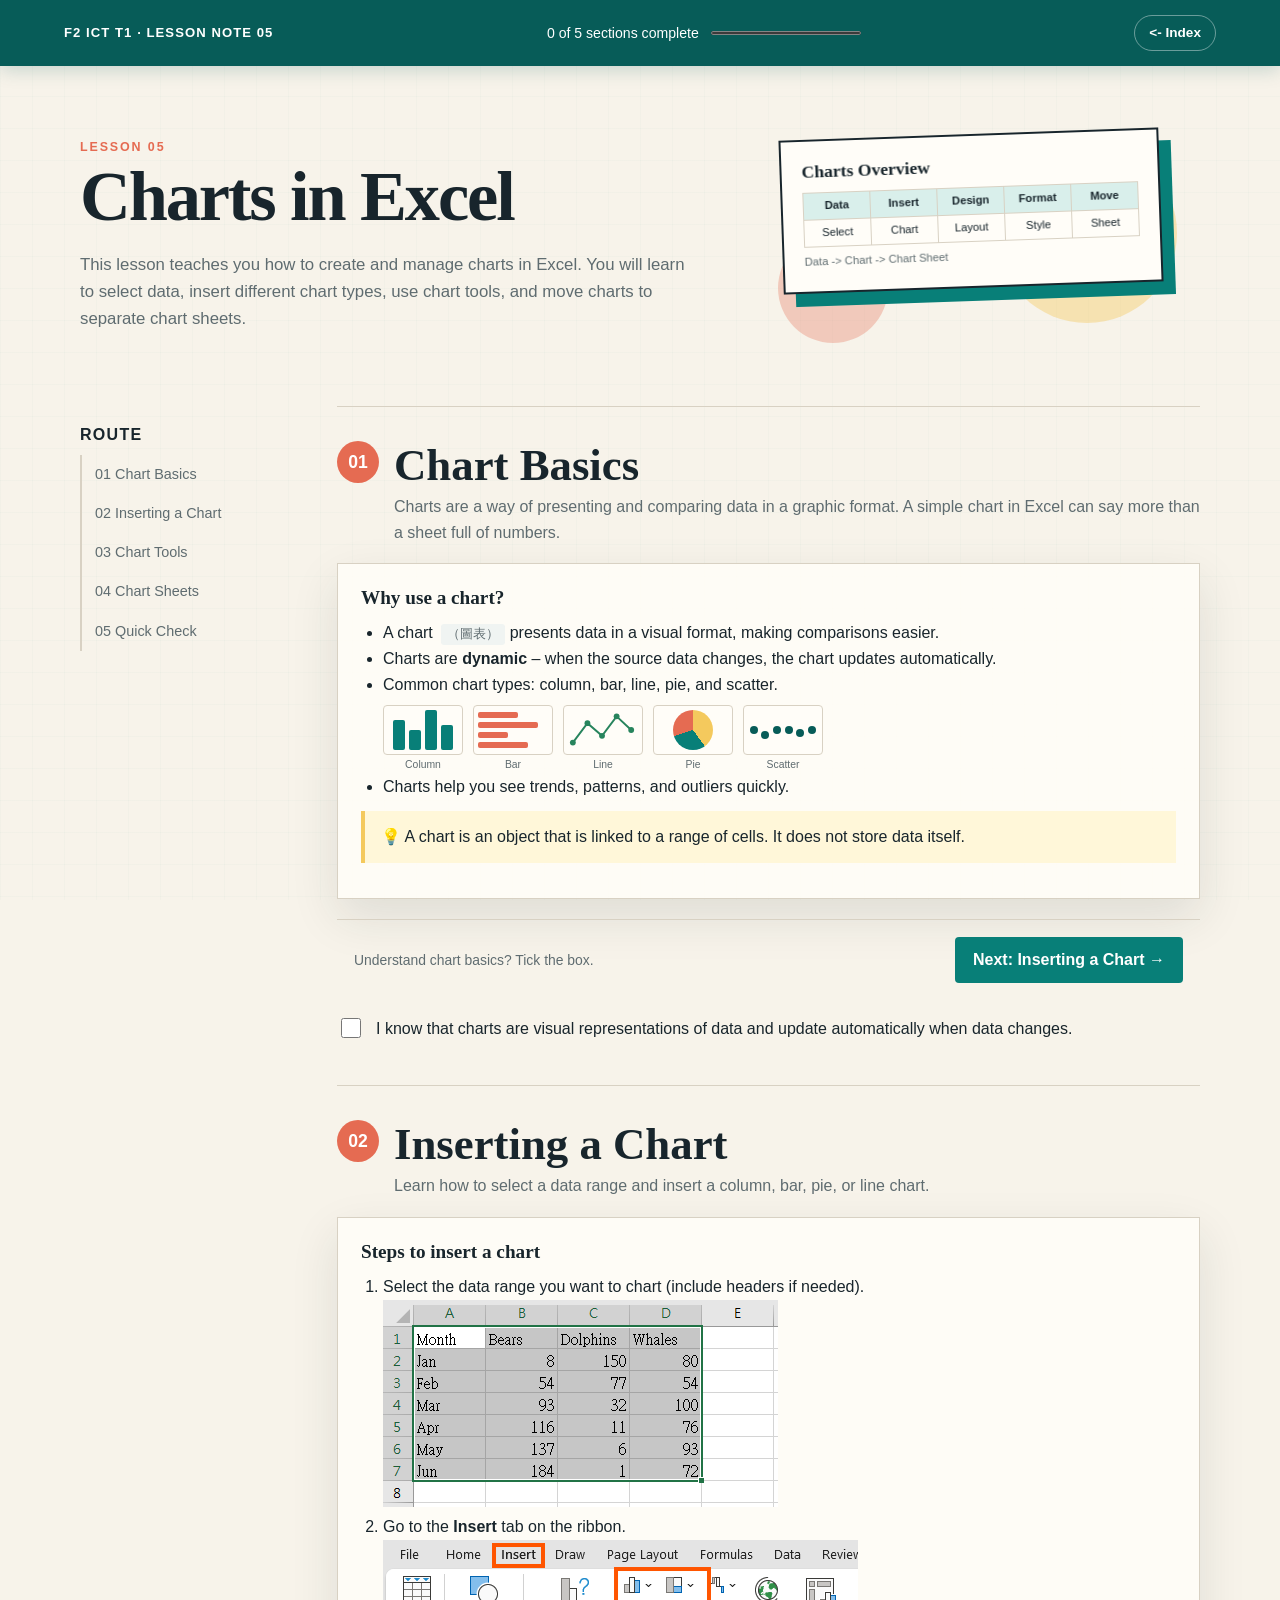
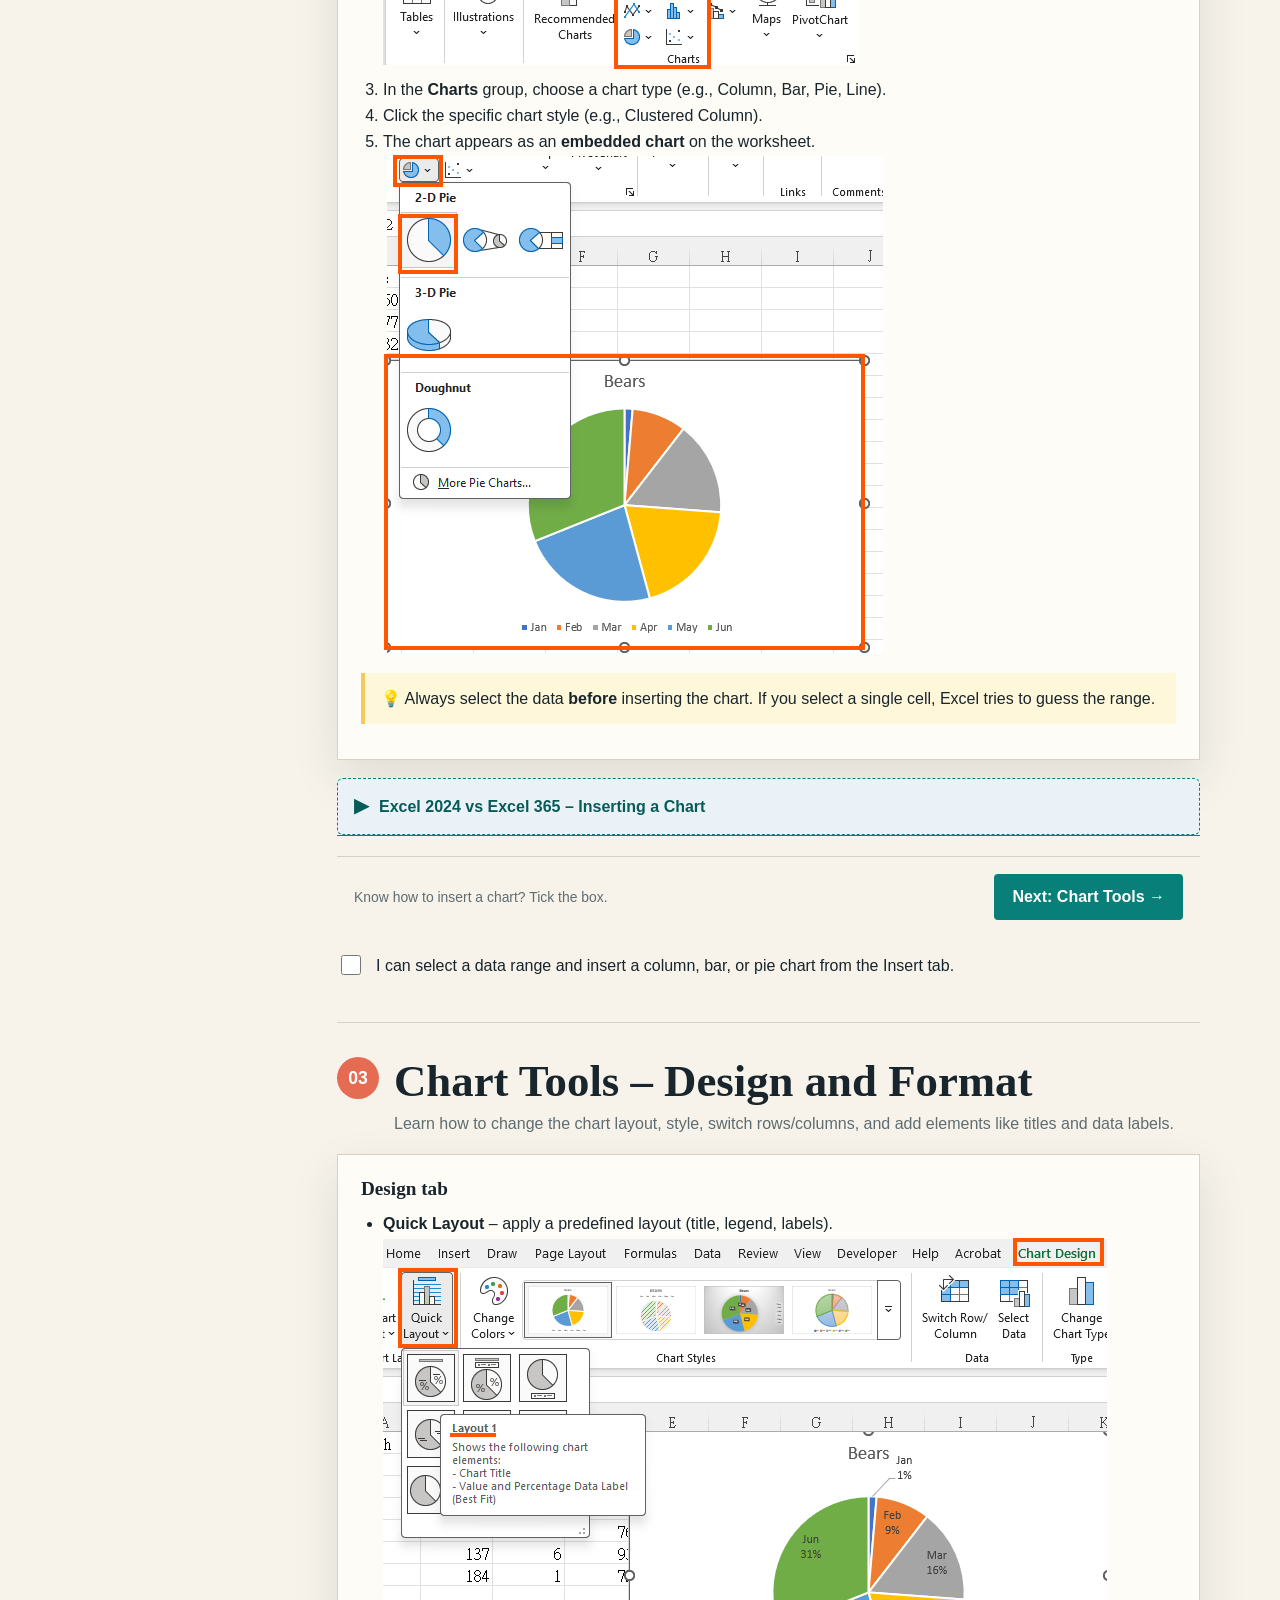
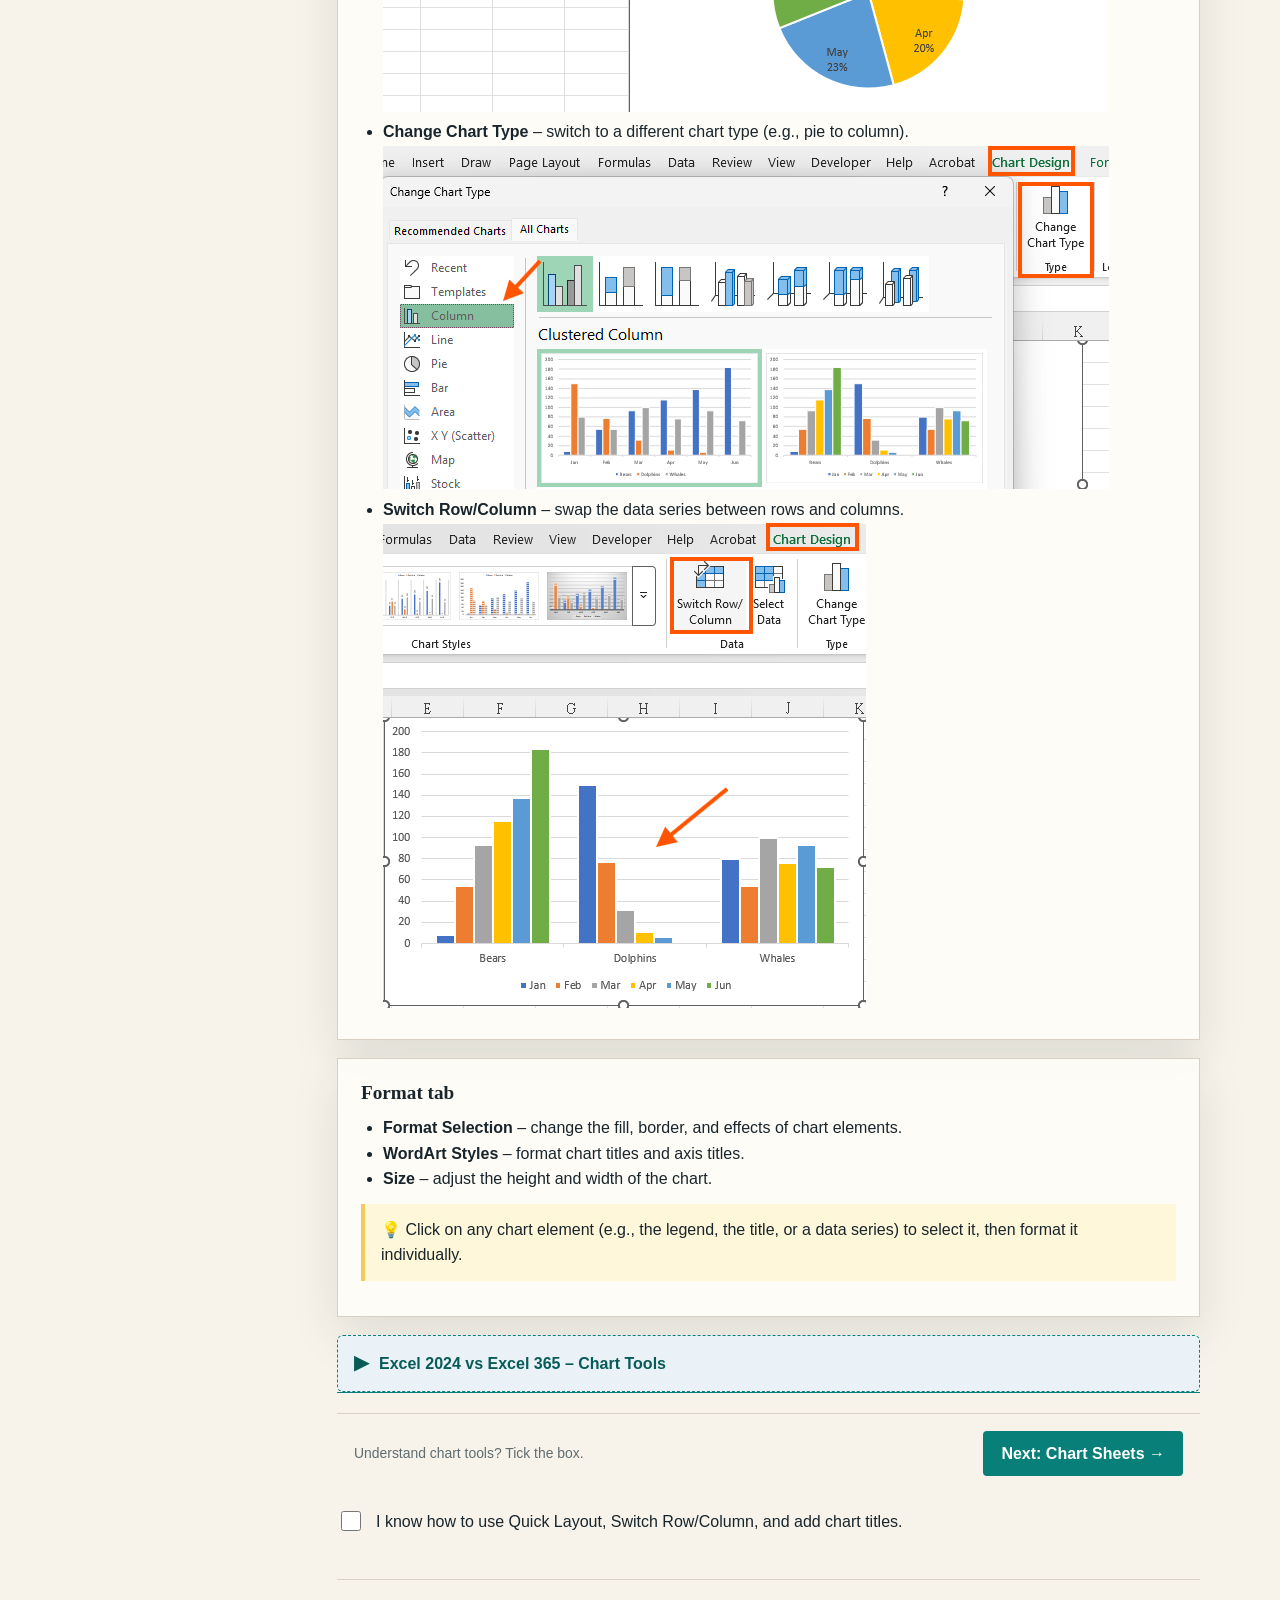
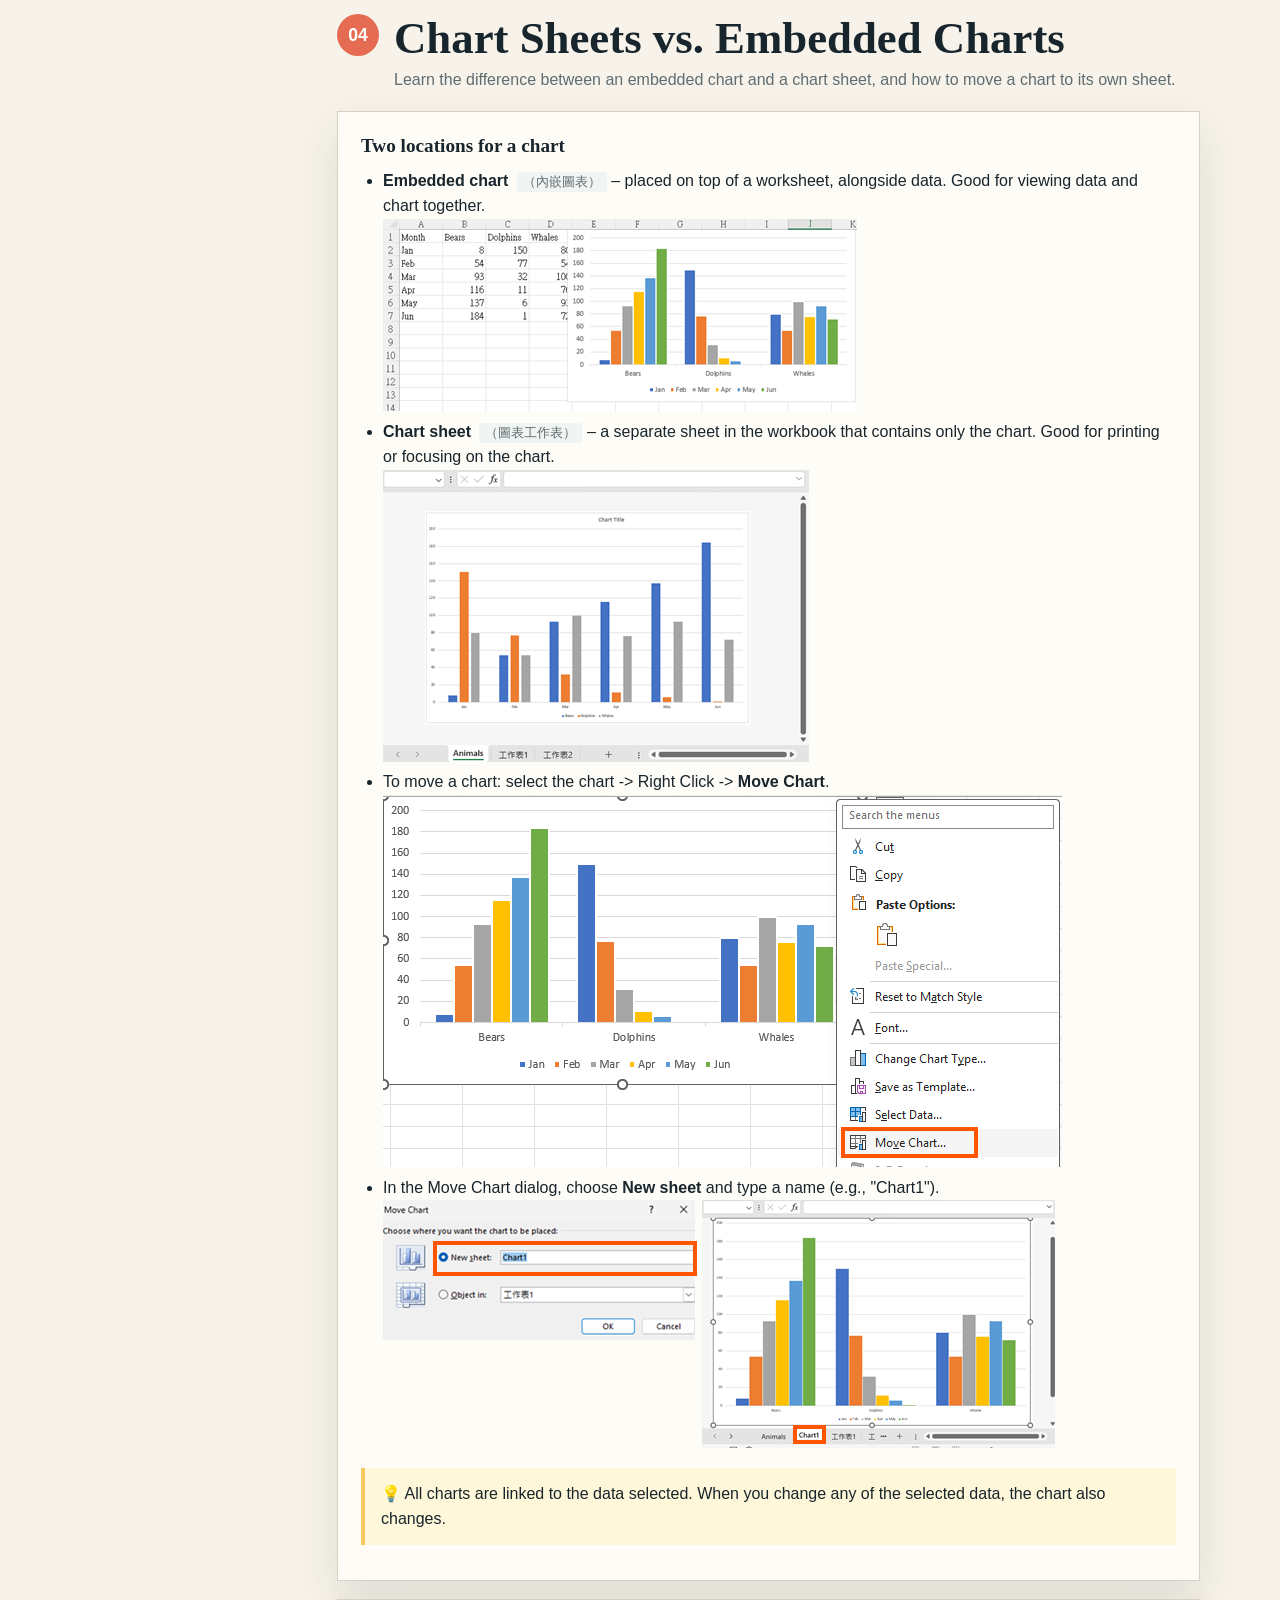
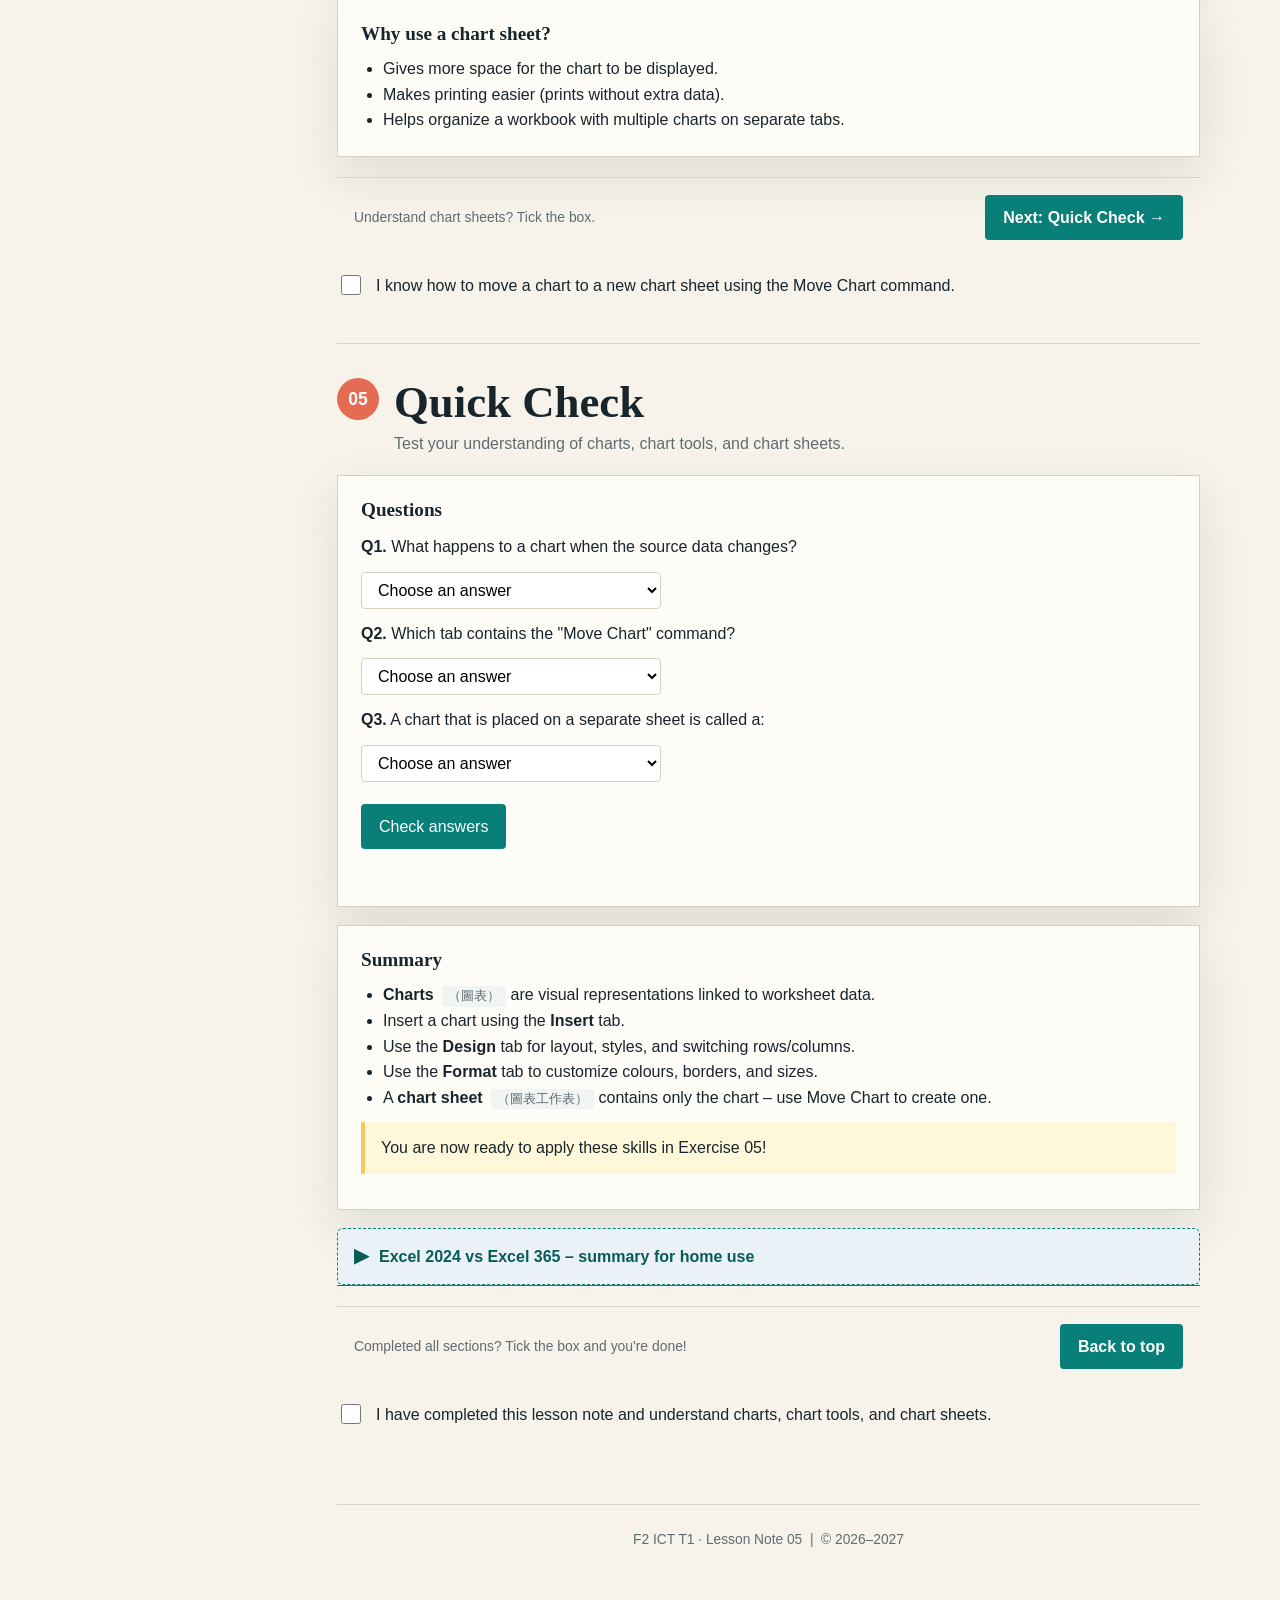
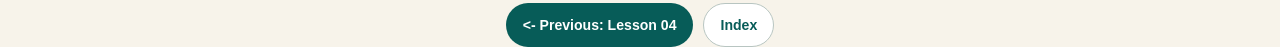
<file: lesson-note-05.html>
<!doctype html>
<html lang="en">
<head>
    <meta charset="utf-8">
    <meta name="viewport" content="width=device-width, initial-scale=1">
    <title>Lesson Note 05 | Charts in Excel</title>
    <style>
        /* ===== Base ===== */
        :root {
            --ink: #18252c;
            --muted: #5f6c70;
            --paper: #f7f3ea;
            --panel: #fffdf8;
            --line: #d8d1c3;
            --teal: #087f78;
            --teal-dark: #075c58;
            --coral: #e56b52;
            --yellow: #f4c95d;
            --green: #27845d;
            --shadow: 0 18px 45px rgba(31, 45, 46, .11);
        }
        * {
            box-sizing: border-box;
        }
        html {
            scroll-behavior: smooth;
        }
        body {
            margin: 0;
            color: var(--ink);
            background: var(--paper);
            font-family: "Trebuchet MS", "Segoe UI", sans-serif;
            line-height: 1.6;
        }
        body::before {
            content: "";
            position: fixed;
            inset: 0;
            z-index: -1;
            opacity: .45;
            pointer-events: none;
            background-image: linear-gradient(rgba(8, 127, 120, .05) 1px, transparent 1px), linear-gradient(90deg, rgba(8, 127, 120, .05) 1px, transparent 1px);
            background-size: 32px 32px;
        }
        /* ===== Topbar ===== */
        .topbar {
            position: sticky;
            top: 0;
            z-index: 10;
            display: flex;
            justify-content: space-between;
            align-items: center;
            gap: 20px;
            padding: 15px clamp(18px, 5vw, 76px);
            color: #fff;
            background: var(--teal-dark);
            box-shadow: 0 4px 18px rgba(7, 92, 88, .2);
            flex-wrap: wrap;
        }
        .brand {
            font-weight: 800;
            letter-spacing: .08em;
            font-size: .82rem;
            text-transform: uppercase;
        }
        .progress-wrap {
            display: flex;
            align-items: center;
            gap: 12px;
            font-size: .88rem;
        }
        progress {
            width: 150px;
            height: 8px;
            accent-color: var(--yellow);
        }
        .back-link {
            text-decoration: none;
            color: #fff;
            border: 1px solid rgba(255, 255, 255, .4);
            border-radius: 999px;
            padding: 6px 14px;
            font-size: .85rem;
            font-weight: 700;
        }
        .back-link:hover {
            background: rgba(255, 255, 255, .15);
        }
        /* ===== Shell & Layout ===== */
        .shell {
            width: min(1120px, calc(100% - 36px));
            margin: 0 auto;
        }
        .hero {
            display: grid;
            grid-template-columns: 1.15fr .85fr;
            gap: 42px;
            align-items: center;
            min-height: 340px;
            padding: 56px 0 40px;
        }
        .eyebrow {
            color: var(--coral);
            font-size: .78rem;
            font-weight: 800;
            letter-spacing: .15em;
            text-transform: uppercase;
        }
        h1, h2, h3 {
            font-family: Georgia, serif;
            line-height: 1.1;
            margin: 0 0 12px;
        }
        h1 {
            max-width: 650px;
            font-size: clamp(2.6rem, 5.5vw, 5rem);
            letter-spacing: -.03em;
        }
        h2 {
            font-size: clamp(1.8rem, 3.5vw, 2.8rem);
        }
        h3 {
            font-size: 1.3rem;
        }
        .hero p {
            max-width: 650px;
            color: var(--muted);
            font-size: 1.05rem;
        }
        .hero-art {
            position: relative;
            min-height: 220px;
        }
        .hero-art::before {
            content: "";
            position: absolute;
            width: 180px;
            height: 180px;
            right: 5%;
            top: 4%;
            border-radius: 50%;
            background: var(--yellow);
            opacity: .4;
        }
        .hero-art::after {
            content: "";
            position: absolute;
            width: 110px;
            height: 110px;
            left: 8%;
            bottom: 5%;
            border-radius: 50%;
            background: var(--coral);
            opacity: .3;
        }
        .sheet-mark {
            position: relative;
            z-index: 1;
            padding: 20px;
            border: 2px solid var(--ink);
            background: var(--panel);
            box-shadow: 12px 13px 0 var(--teal);
            transform: rotate(-2deg);
            max-width: 380px;
            margin: 0 auto;
        }
        .sheet-mark strong {
            display: block;
            margin-bottom: 10px;
            font: 700 1.1rem Georgia, serif;
        }
        .mini-grid {
            display: grid;
            grid-template-columns: repeat(5, 1fr);
            border-top: 1px solid var(--line);
            border-left: 1px solid var(--line);
            font-size: .7rem;
        }
        .mini-grid span {
            min-height: 26px;
            padding: 4px;
            border-right: 1px solid var(--line);
            border-bottom: 1px solid var(--line);
            text-align: center;
        }
        .mini-grid .hl {
            background: #fff4c9;
            font-weight: 700;
            color: #7c4a00;
        }
        .mini-grid .label {
            background: #d9efeb;
            font-weight: 700;
        }
        /* ===== Layout: sidebar + content ===== */
        .layout {
            display: grid;
            grid-template-columns: 215px 1fr;
            gap: 42px;
            align-items: start;
        }
        .toc {
            position: sticky;
            top: 76px;
            padding: 20px 0;
        }
        .toc h3 {
            font-size: 1rem;
            font-family: "Trebuchet MS", sans-serif;
            text-transform: uppercase;
            letter-spacing: .08em;
        }
        .toc a {
            display: block;
            padding: 8px 0 8px 13px;
            color: var(--muted);
            border-left: 2px solid var(--line);
            text-decoration: none;
            font-size: .9rem;
            transition: all .2s;
        }
        .toc a:hover,
        .toc a:focus {
            color: var(--teal);
            border-left-color: var(--teal);
        }
        /* ===== Steps ===== */
        .step {
            scroll-margin-top: 90px;
            padding: 34px 0 40px;
            border-top: 1px solid var(--line);
        }
        .step-heading {
            display: flex;
            align-items: flex-start;
            gap: 15px;
        }
        .step-number {
            display: grid;
            place-items: center;
            flex: 0 0 42px;
            width: 42px;
            height: 42px;
            color: #fff;
            background: var(--coral);
            border-radius: 50%;
            font-weight: 800;
            font-size: 1.1rem;
        }
        .step-heading h2 {
            margin-bottom: 4px;
        }
        .step-lead {
            margin: 0 0 18px;
            color: var(--muted);
            font-size: 1rem;
        }
        /* ===== Cards ===== */
        .card {
            padding: 23px;
            border: 1px solid var(--line);
            background: rgba(255, 253, 248, .88);
            box-shadow: var(--shadow);
            margin-bottom: 18px;
        }
        .card h3 {
            margin-top: 0;
            font-size: 1.2rem;
        }
        .action-list {
            display: grid;
            gap: 10px;
            margin: 0;
            padding: 0;
            list-style: none;
        }
        label.check {
            display: flex;
            align-items: flex-start;
            gap: 12px;
            cursor: pointer;
            padding: 4px 0;
        }
        label.check input {
            width: 20px;
            height: 20px;
            margin-top: 2px;
            accent-color: var(--teal);
            flex-shrink: 0;
        }
        label.check input:checked + span {
            color: var(--muted);
            text-decoration: line-through;
        }
        .keyword-zh {
            display: inline-block;
            font-size: .8rem;
            color: var(--muted);
            background: #f0f4f2;
            padding: 0 6px;
            border-radius: 3px;
            margin-left: 4px;
        }
        .note {
            border-left: 4px solid var(--yellow);
            padding: 13px 16px;
            background: #fff7d9;
            margin: 12px 0;
        }
        .tip-grid {
            display: grid;
            grid-template-columns: repeat(2, 1fr);
            gap: 16px;
            margin: 12px 0;
        }
        .tip {
            padding: 16px;
            background: #eef5f1;
            border-top: 3px solid var(--teal);
        }
        .tip strong {
            display: block;
            color: var(--teal-dark);
        }
        .done {
            display: flex;
            justify-content: space-between;
            align-items: center;
            gap: 18px;
            margin-top: 20px;
            padding: 17px;
            border-top: 1px solid var(--line);
        }
        .done-status {
            color: var(--muted);
            font-size: .87rem;
        }
        .step-complete {
            border-color: var(--green) !important;
        }
        .next-button {
            padding: 10px 18px;
            border: 0;
            color: #fff;
            background: var(--teal);
            border-radius: 4px;
            cursor: pointer;
            font: inherit;
            font-weight: 700;
        }
        .next-button:hover {
            background: var(--teal-dark);
        }
        /* ===== Graphics ===== */
        .window-diagram {
            border: 2px solid #9fb2ad;
            background: #fff;
            overflow: hidden;
            margin: 14px 0;
        }
        .diagram-ribbon {
            padding: 9px 14px;
            font-weight: 700;
            color: #fff;
            background: var(--teal);
            font-size: .9rem;
        }
        .diagram-main {
            display: grid;
            grid-template-columns: 190px 1fr;
            min-height: 180px;
        }
        .diagram-side {
            border-right: 1px solid #d3dfdb;
            background: #f3f8f6;
            padding: 12px;
        }
        .diagram-side p {
            margin: 0 0 7px;
            font-size: .85rem;
        }
        .diagram-side strong {
            color: var(--teal-dark);
        }
        .diagram-grid-wrap {
            padding: 12px;
            overflow-x: auto;
        }
        .worksheet {
            width: 100%;
            border-collapse: collapse;
            table-layout: fixed;
            font-family: Calibri, Arial, sans-serif;
            font-size: .85rem;
        }
        .worksheet th,
        .worksheet td {
            border: 1px solid #c7d3cf;
            height: 34px;
            text-align: center;
            padding: 4px;
            min-width: 36px;
        }
        .worksheet thead th {
            background: #e8efec;
            color: #5c6f6d;
            font-weight: 700;
        }
        .worksheet .rowhead {
            width: 48px;
            background: #e8efec;
            color: #5c6f6d;
            font-weight: 700;
        }
        .worksheet .corner {
            width: 48px;
            background: #dde7e4;
        }
        .worksheet .focus {
            background: #fff4c9;
            border: 2px solid var(--coral);
            font-weight: 700;
            color: #7c4a00;
        }
        .worksheet .highlight-row {
            background: #d9efeb;
        }
        .worksheet .chart-highlight {
            background: #f9e79f;
            font-weight: 700;
        }
        .mini-note {
            margin-top: 8px;
            color: var(--muted);
            font-size: .86rem;
        }
        .formula-box {
            background: #e1f1ed;
            padding: 12px 16px;
            border-radius: 6px;
            font-family: Consolas, monospace;
            font-size: 1rem;
            color: var(--teal-dark);
            margin: 8px 0;
        }
        .formula-box code {
            background: transparent;
            padding: 0;
            color: var(--teal-dark);
        }
        /* ===== Expandable diff card ===== */
        .diff-toggle {
            display: flex;
            align-items: center;
            gap: 10px;
            padding: 12px 16px;
            background: #eaf2f8;
            border: 1px dashed var(--teal);
            border-radius: 6px;
            cursor: pointer;
            font-weight: 700;
            color: var(--teal-dark);
            transition: background .2s;
            user-select: none;
            margin: 14px 0 0;
        }
        .diff-toggle:hover {
            background: #d5e6f0;
        }
        .diff-toggle .arrow {
            display: inline-block;
            transition: transform .3s;
            font-size: 1.2rem;
        }
        .diff-toggle .arrow.open {
            transform: rotate(90deg);
        }
        .diff-content {
            max-height: 0;
            overflow: hidden;
            transition: max-height .4s ease, padding .3s ease;
            padding: 0 16px;
            background: #f8fbfd;
            border-radius: 0 0 6px 6px;
            border-left: 1px solid var(--teal);
            border-right: 1px solid var(--teal);
            border-bottom: 1px solid var(--teal);
        }
        .diff-content.open {
            max-height: 600px;
            padding: 16px;
        }
        .diff-content ul {
            margin: 6px 0;
            padding-left: 22px;
        }
        .diff-content li {
            margin-bottom: 4px;
            font-size: .92rem;
        }
        .diff-content strong {
            color: var(--coral);
        }
        /* ===== Quiz ===== */
        .quiz {
            display: grid;
            gap: 12px;
            margin: 14px 0;
        }
        .quiz select {
            padding: 8px 12px;
            border: 1px solid var(--line);
            border-radius: 4px;
            font: inherit;
            background: #fff;
            max-width: 300px;
        }
        .quiz button {
            width: fit-content;
            border: 0;
            background: var(--teal);
            color: #fff;
            padding: 10px 18px;
            font: inherit;
            font-weight: 700;
            cursor: pointer;
            border-radius: 4px;
        }
        .quiz button:hover {
            background: var(--teal-dark);
        }
        .quiz-result {
            min-height: 24px;
            font-weight: 700;
        }
        /* ===== Footer & pager ===== */
        footer {
            margin-top: 32px;
            padding: 24px 0 32px;
            color: var(--muted);
            border-top: 1px solid var(--line);
            font-size: .86rem;
            text-align: center;
        }
        .pager-nav {
            margin-top: 20px;
            display: flex;
            flex-wrap: wrap;
            justify-content: center;
            gap: 10px;
        }
        .pager-link {
            text-decoration: none;
            color: #fff;
            background: var(--teal-dark);
            padding: 10px 16px;
            border-radius: 999px;
            font-weight: 700;
            border: 1px solid rgba(7, 92, 88, .3);
            font-size: .88rem;
            transition: opacity .2s;
        }
        .pager-link:hover {
            opacity: .85;
        }
        .pager-link.home {
            background: #fff;
            color: var(--teal-dark);
            border-color: #b8c5c1;
        }
        /* ===== Responsive ===== */
        @media (max-width: 820px) {
            .hero {
                grid-template-columns: 1fr;
                padding-top: 40px;
                gap: 24px;
            }
            .hero-art {
                min-height: 180px;
            }
            .layout {
                grid-template-columns: 1fr;
                gap: 0;
            }
            .toc {
                position: static;
                display: flex;
                overflow-x: auto;
                gap: 12px;
                padding: 0 0 16px;
                flex-wrap: nowrap;
            }
            .toc h3 {
                display: none;
            }
            .toc a {
                flex: 0 0 auto;
                border-left: 0;
                border-bottom: 2px solid var(--line);
                white-space: nowrap;
                padding: 6px 12px;
            }
            .diagram-main {
                grid-template-columns: 1fr;
            }
            .diagram-side {
                border-right: 0;
                border-bottom: 1px solid #d3dfdb;
            }
            .tip-grid {
                grid-template-columns: 1fr;
            }
            .done {
                align-items: flex-start;
                flex-direction: column;
            }
            .topbar {
                align-items: flex-start;
                flex-direction: column;
                gap: 8px;
            }
            progress {
                width: 110px;
            }
        }
        @media (max-width: 500px) {
            .shell {
                width: calc(100% - 16px);
            }
            .hero {
                padding-top: 28px;
            }
            .sheet-mark {
                padding: 14px;
            }
            .card {
                padding: 16px;
            }
            .step {
                padding: 22px 0 28px;
            }
            .step-heading {
                gap: 10px;
            }
            .step-number {
                width: 34px;
                height: 34px;
                font-size: .9rem;
            }
            .diff-toggle {
                font-size: .85rem;
                padding: 10px 12px;
            }
        }
    </style>
</head>
<body>

    <!-- ===== TOPBAR ===== -->
    <header class="topbar">
        <div class="brand">F2 ICT T1 · Lesson Note 05</div>
        <div class="progress-wrap">
            <span id="progressText">0 of 5 sections complete</span>
            <progress id="progress" value="0" max="5"></progress>
        </div>
        <a class="back-link" href="index.html"><- Index</a>
    </header>

    <main class="shell">

        <!-- ===== HERO ===== -->
        <section class="hero">
            <div>
                <div class="eyebrow">Lesson 05</div>
                <h1>Charts in Excel</h1>
                <p>This lesson teaches you how to create and manage charts in Excel. You will learn to select data, insert different chart types, use chart tools, and move charts to separate chart sheets.</p>
            </div>
            <div class="hero-art" aria-hidden="true">
                <div class="sheet-mark">
                    <strong>Charts Overview</strong>
                    <div class="mini-grid">
                        <span class="label">Data</span><span class="label">Insert</span><span class="label">Design</span><span class="label">Format</span><span class="label">Move</span>
                        <span>Select</span><span>Chart</span><span>Layout</span><span>Style</span><span>Sheet</span>
                    </div>
                    <div style="margin-top:6px;font-size:.7rem;color:var(--muted);">Data -> Chart -> Chart Sheet</div>
                </div>
            </div>
        </section>

        <!-- ===== LAYOUT: SIDEBAR + CONTENT ===== -->
        <div class="layout">

            <!-- SIDEBAR / TOC -->
            <nav class="toc" aria-label="Guide sections">
                <h3>Route</h3>
                <a href="#section-1">01 Chart Basics</a>
                <a href="#section-2">02 Inserting a Chart</a>
                <a href="#section-3">03 Chart Tools</a>
                <a href="#section-4">04 Chart Sheets</a>
                <a href="#section-5">05 Quick Check</a>
            </nav>

            <!-- ===== CONTENT ===== -->
            <div>

                <!-- ============================================================ -->
                <!-- SECTION 1: Chart Basics -->
                <!-- ============================================================ -->
                <section class="step" id="section-1">
                    <div class="step-heading">
                        <span class="step-number">01</span>
                        <div>
                            <h2>Chart Basics</h2>
                            <p class="step-lead">Charts are a way of presenting and comparing data in a graphic format. A simple chart in Excel can say more than a sheet full of numbers.</p>
                        </div>
                    </div>

                    <div class="card">
                        <h3>Why use a chart?</h3>
                        <ul style="padding-left:22px;margin:8px 0 0;">
                            <li>A chart <span class="keyword-zh">（圖表）</span> presents data in a visual format, making comparisons easier.</li>
                            <li>Charts are <strong>dynamic</strong> – when the source data changes, the chart updates automatically.</li>
                            <li>
                                Common chart types: column, bar, line, pie, and scatter.
                                <!-- Graphic example added here -->
                                <div style="display:flex; flex-wrap:wrap; gap:10px; max-width:460px; margin-top:8px;">
                                    <!-- 3 charts in first row -->
                                    <div style="text-align:center; width:80px;">
                                        <div style="display:flex; justify-content:center; align-items:flex-end; height:50px; width:80px; border:1px solid #d8d1c3; background:#fffdf8; padding:4px; border-radius:4px;">
                                            <div style="width:12px; height:30px; background:#087f78; margin:0 2px; border-radius:2px;"></div>
                                            <div style="width:12px; height:20px; background:#087f78; margin:0 2px; border-radius:2px;"></div>
                                            <div style="width:12px; height:40px; background:#087f78; margin:0 2px; border-radius:2px;"></div>
                                            <div style="width:12px; height:25px; background:#087f78; margin:0 2px; border-radius:2px;"></div>
                                        </div>
                                        <div style="font-size:0.65rem; color:#5f6c70; margin-top:2px;">Column</div>
                                    </div>
                                    <div style="text-align:center; width:80px;">
                                        <div style="display:flex; flex-direction:column; justify-content:center; align-items:flex-start; height:50px; width:80px; border:1px solid #d8d1c3; background:#fffdf8; padding:4px; border-radius:4px;">
                                            <div style="width:40px; height:6px; background:#e56b52; margin:2px 0; border-radius:2px;"></div>
                                            <div style="width:60px; height:6px; background:#e56b52; margin:2px 0; border-radius:2px;"></div>
                                            <div style="width:30px; height:6px; background:#e56b52; margin:2px 0; border-radius:2px;"></div>
                                            <div style="width:50px; height:6px; background:#e56b52; margin:2px 0; border-radius:2px;"></div>
                                        </div>
                                        <div style="font-size:0.65rem; color:#5f6c70; margin-top:2px;">Bar</div>
                                    </div>
                                    <div style="text-align:center; width:80px;">
                                        <div style="display:flex; justify-content:space-around; align-items:flex-end; height:50px; width:80px; border:1px solid #d8d1c3; background:#fffdf8; padding:4px; border-radius:4px;">
                                            <svg width="72" height="42" viewBox="0 0 72 42" style="display:block;">
                                                <polyline points="5,35 20,15 35,28 50,8 65,22" stroke="#27845d" stroke-width="2" fill="none"/>
                                                <circle cx="5" cy="35" r="3" fill="#27845d"/>
                                                <circle cx="20" cy="15" r="3" fill="#27845d"/>
                                                <circle cx="35" cy="28" r="3" fill="#27845d"/>
                                                <circle cx="50" cy="8" r="3" fill="#27845d"/>
                                                <circle cx="65" cy="22" r="3" fill="#27845d"/>
                                            </svg>
                                        </div>
                                        <div style="font-size:0.65rem; color:#5f6c70; margin-top:2px;">Line</div>
                                    </div>
                                    <!-- 2 charts in second row -->
                                    <div style="text-align:center; width:80px;">
                                        <div style="display:flex; align-items:center; justify-content:center; height:50px; width:80px; border:1px solid #d8d1c3; background:#fffdf8; border-radius:4px;">
                                            <div style="width:40px; height:40px; border-radius:50%; background:conic-gradient(#f4c95d 0% 40%, #087f78 40% 70%, #e56b52 70% 100%);"></div>
                                        </div>
                                        <div style="font-size:0.65rem; color:#5f6c70; margin-top:2px;">Pie</div>
                                    </div>
                                    <div style="text-align:center; width:80px;">
                                        <div style="display:flex; flex-wrap:wrap; justify-content:space-around; align-items:center; height:50px; width:80px; border:1px solid #d8d1c3; background:#fffdf8; padding:4px; border-radius:4px;">
                                            <div style="width:8px; height:8px; background:#075c58; border-radius:50%;"></div>
                                            <div style="width:8px; height:8px; background:#075c58; border-radius:50%; margin-top:10px;"></div>
                                            <div style="width:8px; height:8px; background:#075c58; border-radius:50%;"></div>
                                            <div style="width:8px; height:8px; background:#075c58; border-radius:50%;"></div>
                                            <div style="width:8px; height:8px; background:#075c58; border-radius:50%; margin-top:5px;"></div>
                                            <div style="width:8px; height:8px; background:#075c58; border-radius:50%;"></div>
                                        </div>
                                        <div style="font-size:0.65rem; color:#5f6c70; margin-top:2px;">Scatter</div>
                                    </div>
                                </div>
                            </li>
                            <li>Charts help you see trends, patterns, and outliers quickly.</li>
                        </ul>
                        <div class="note">💡 A chart is an object that is linked to a range of cells. It does not store data itself.</div>
                    </div>

                    <div class="done">
                        <span class="done-status">Understand chart basics? Tick the box.</span>
                        <button class="next-button" data-next="section-2">Next: Inserting a Chart →</button>
                    </div>
                    <div class="action-list" style="margin-top:12px;">
                        <label class="check"><input type="checkbox" data-section="1"><span>I know that charts are visual representations of data and update automatically when data changes.</span></label>
                    </div>
                </section>

                <!-- ============================================================ -->
                <!-- SECTION 2: Inserting a Chart -->
                <!-- ============================================================ -->
                <section class="step" id="section-2">
                    <div class="step-heading">
                        <span class="step-number">02</span>
                        <div>
                            <h2>Inserting a Chart</span></h2>
                            <p class="step-lead">Learn how to select a data range and insert a column, bar, pie, or line chart.</p>
                        </div>
                    </div>

                    <div class="card">
                        <h3>Steps to insert a chart</h3>
                        <ol style="padding-left:22px;margin:8px 0 0;">
                            <li>Select the data range you want to chart (include headers if needed).<br><img src="images/note5_img01.png" alt=""></li>
                            <li>Go to the <strong>Insert</strong> tab on the ribbon.<br><img src="images/notes5_img02.png" alt=""></li>
                            <li>In the <strong>Charts</strong> group, choose a chart type (e.g., Column, Bar, Pie, Line).</li>
                            <li>Click the specific chart style (e.g., Clustered Column).</li>
                            <li>The chart appears as an <strong>embedded chart</strong> on the worksheet.<br><img src="images/notes5_img03.png" alt=""></li>
                        </ol>
                        <div class="note">💡 Always select the data <strong>before</strong> inserting the chart. If you select a single cell, Excel tries to guess the range.</div>
                    </div>

                    <!-- Excel 365 Difference -->
                    <div class="diff-toggle" onclick="toggleDiff(this)">
                        <span class="arrow">▶</span> Excel 2024 vs Excel 365 – Inserting a Chart
                    </div>
                    <div class="diff-content">
                        <ul>
                            <li><strong>Chart types:</strong> Excel 365 offers newer chart types like Funnel, Histogram, and Treemap. </li>
                            <li><strong>Quick Analysis:</strong> Excel 365 has a "Quick Analysis" tool (appears near selected data) that suggests charts. </li>
                            <img src="images/notes5_img04.png" alt="">
                        </ul>
                    </div>

                    <div class="done">
                        <span class="done-status">Know how to insert a chart? Tick the box.</span>
                        <button class="next-button" data-next="section-3">Next: Chart Tools →</button>
                    </div>
                    <div class="action-list" style="margin-top:12px;">
                        <label class="check"><input type="checkbox" data-section="2"><span>I can select a data range and insert a column, bar, or pie chart from the Insert tab.</span></label>
                    </div>
                </section>

                <!-- ============================================================ -->
                <!-- SECTION 3: Chart Tools -->
                <!-- ============================================================ -->
                <section class="step" id="section-3">
                    <div class="step-heading">
                        <span class="step-number">03</span>
                        <div>
                            <h2>Chart Tools – Design and Format</h2>
                            <p class="step-lead">Learn how to change the chart layout, style, switch rows/columns, and add elements like titles and data labels.</p>
                        </div>
                    </div>

                    <div class="card">
                        <h3>Design tab</h3>
                        <ul style="padding-left:22px;margin:8px 0 0;">
                            <li><strong>Quick Layout</strong> – apply a predefined layout (title, legend, labels).<br><img src="images/notes5_img05.png" alt=""></li>
                            <li><strong>Change Chart Type</strong> – switch to a different chart type (e.g., pie to column).<br><img src="images/notes5_img06.png" alt=""></li>
                            <li><strong>Switch Row/Column</strong> – swap the data series between rows and columns.<br><img src="images/notes5_img07.png" alt=""></li>
                        </ul>
                    </div>

                    <div class="card">
                        <h3>Format tab</h3>
                        <ul style="padding-left:22px;margin:8px 0 0;">
                            <li><strong>Format Selection</strong> – change the fill, border, and effects of chart elements.</li>
                            <li><strong>WordArt Styles</strong> – format chart titles and axis titles.</li>
                            <li><strong>Size</strong> – adjust the height and width of the chart.</li>
                        </ul>
                        <div class="note">💡 Click on any chart element (e.g., the legend, the title, or a data series) to select it, then format it individually.</div>
                    </div>

                    <!-- Excel 365 Difference -->
                    <div class="diff-toggle" onclick="toggleDiff(this)">
                        <span class="arrow">▶</span> Excel 2024 vs Excel 365 – Chart Tools
                    </div>
                    <div class="diff-content">
                        <ul>
                            <li><strong>Quick Layout</strong> – the Quick Layout button does not exist on Excel for the Web.</li>
                            <li><strong>Change Chart Type</strong> – select the chart and select a new chart type directly as below.<br><img src="images/notes5_img08.png" alt=""></li>
                            <li><strong>Switch Row/Column</strong><br><img src="images/notes5_img09.png" alt=""></li>
                        </ul>
                    </div>

                    <div class="done">
                        <span class="done-status">Understand chart tools? Tick the box.</span>
                        <button class="next-button" data-next="section-4">Next: Chart Sheets →</button>
                    </div>
                    <div class="action-list" style="margin-top:12px;">
                        <label class="check"><input type="checkbox" data-section="3"><span>I know how to use Quick Layout, Switch Row/Column, and add chart titles.</span></label>
                    </div>
                </section>

                <!-- ============================================================ -->
                <!-- SECTION 4: Chart Sheets -->
                <!-- ============================================================ -->
                <section class="step" id="section-4">
                    <div class="step-heading">
                        <span class="step-number">04</span>
                        <div>
                            <h2>Chart Sheets vs. Embedded Charts</h2>
                            <p class="step-lead">Learn the difference between an embedded chart and a chart sheet, and how to move a chart to its own sheet.</p>
                        </div>
                    </div>

                    <div class="card">
                        <h3>Two locations for a chart</h3>
                        <ul style="padding-left:22px;margin:8px 0 0;">
                            <li><strong>Embedded chart</strong> <span class="keyword-zh">（內嵌圖表）</span> – placed on top of a worksheet, alongside data. Good for viewing data and chart together.<br><img src="images/notes5_img10.png" alt=""></li>
                            <li><strong>Chart sheet</strong> <span class="keyword-zh">（圖表工作表）</span> – a separate sheet in the workbook that contains only the chart. Good for printing or focusing on the chart.<br><img src="images/notes5_img11.png" alt=""></li>
                            <li>To move a chart: select the chart -> Right Click -> <strong>Move Chart</strong>.<br><img src="images/notes5_img12.png" alt=""></li>
                            <li>In the Move Chart dialog, choose <strong>New sheet</strong> and type a name (e.g., "Chart1").<br><img style="vertical-align: top;" src="images/notes5_img13.png" alt="">  <img src="images/notes5_img14.png" alt=""></li>
                        </ul><div class="note">💡 All charts are linked to the data selected. When you change any of the selected data, the chart also changes.</div>
                    </div>

                    <div class="card">
                        <h3>Why use a chart sheet?</h3>
                        <ul style="padding-left:22px;margin:8px 0 0;">
                            <li>Gives more space for the chart to be displayed.</li>
                            <li>Makes printing easier (prints without extra data).</li>
                            <li>Helps organize a workbook with multiple charts on separate tabs.</li>
                        </ul>
                    </div>

                    <div class="done">
                        <span class="done-status">Understand chart sheets? Tick the box.</span>
                        <button class="next-button" data-next="section-5">Next: Quick Check →</button>
                    </div>
                    <div class="action-list" style="margin-top:12px;">
                        <label class="check"><input type="checkbox" data-section="4"><span>I know how to move a chart to a new chart sheet using the Move Chart command.</span></label>
                    </div>
                </section>

                <!-- ============================================================ -->
                <!-- SECTION 5: Quick Check (Quiz) -->
                <!-- ============================================================ -->
                <section class="step" id="section-5">
                    <div class="step-heading">
                        <span class="step-number">05</span>
                        <div>
                            <h2>Quick Check</h2>
                            <p class="step-lead">Test your understanding of charts, chart tools, and chart sheets.</p>
                        </div>
                    </div>

                    <div class="card">
                        <h3>Questions</h3>
                        <div class="quiz">
                            <label for="q1"><strong>Q1.</strong> What happens to a chart when the source data changes?</label>
                            <select id="q1">
                                <option value="">Choose an answer</option>
                                <option value="right">The chart updates automatically</option>
                                <option value="wrong">The chart stays the same</option>
                                <option value="wrong">The chart is deleted</option>
                            </select>

                            <label for="q2"><strong>Q2.</strong> Which tab contains the "Move Chart" command?</label>
                            <select id="q2">
                                <option value="">Choose an answer</option>
                                <option value="wrong">Insert</option>
                                <option value="right">Design</option>
                                <option value="wrong">Format</option>
                            </select>

                            <label for="q3"><strong>Q3.</strong> A chart that is placed on a separate sheet is called a:</label>
                            <select id="q3">
                                <option value="">Choose an answer</option>
                                <option value="wrong">Embedded chart</option>
                                <option value="right">Chart sheet</option>
                                <option value="wrong">Pivot chart</option>
                            </select>
                        </div>
                        <button id="checkQuiz" style="border:0;background:var(--teal);color:#fff;padding:10px 18px;font-weight:700;border-radius:4px;cursor:pointer;font:inherit;margin-top:8px;">Check answers</button>
                        <div class="quiz-result" id="quizResult" aria-live="polite" style="margin-top:10px;"></div>
                    </div>

                    <div class="card">
                        <h3>Summary</h3>
                        <ul style="padding-left:22px;margin:6px 0 0;">
                            <li><strong>Charts</strong> <span class="keyword-zh">（圖表）</span> are visual representations linked to worksheet data.</li>
                            <li>Insert a chart using the <strong>Insert</strong> tab.</li>
                            <li>Use the <strong>Design</strong> tab for layout, styles, and switching rows/columns.</li>
                            <li>Use the <strong>Format</strong> tab to customize colours, borders, and sizes.</li>
                            <li>A <strong>chart sheet</strong> <span class="keyword-zh">（圖表工作表）</span> contains only the chart – use Move Chart to create one.</li>
                        </ul>
                        <div class="note" style="margin-top:12px;">
                            You are now ready to apply these skills in Exercise 05!
                        </div>
                    </div>

                    <!-- Excel 365 Difference – summary -->
                    <div class="diff-toggle" onclick="toggleDiff(this)">
                        <span class="arrow">▶</span> Excel 2024 vs Excel 365 – summary for home use
                    </div>
                    <div class="diff-content">
                        <ul>
                            <li><strong>Chart creation and management</strong> work the same way.</li>
                            <li>Excel 365 offers a "Recommended Charts" feature, live previews, and newer chart types (Funnel, Histogram).</li>
                            <li>The "Move Chart" dialog and chart sheet functionality are identical.</li>
                            <li>You can complete all homework using Excel 365 at home – follow the same steps.</li>
                        </ul>
                    </div>

                    <div class="done">
                        <span class="done-status">Completed all sections? Tick the box and you're done!</span>
                        <button class="next-button" data-next="top">Back to top</button>
                    </div>
                    <div class="action-list" style="margin-top:12px;">
                        <label class="check"><input type="checkbox" data-section="5"><span>I have completed this lesson note and understand charts, chart tools, and chart sheets.</span></label>
                    </div>
                </section>

                <footer>
                    F2 ICT T1 · Lesson Note 05 &nbsp;|&nbsp; © 2026–2027
                </footer>

            </div><!-- /content -->
        </div><!-- /layout -->

        <!-- ===== PAGER ===== -->
        <nav class="pager-nav" aria-label="Page navigation">
            <a class="pager-link" href="lesson-note-04.html"><- Previous: Lesson 04</a>
            <a class="pager-link home" href="index.html">Index</a>
            <!-- <a class="pager-link" href="lesson-note-06.html">Next: Lesson 06 -></a> -->
        </nav>

    </main>

    <!-- ===== SCRIPTS ===== -->
    <script>
        // ---- Toggle expandable diff cards ----
        function toggleDiff(el) {
            const arrow = el.querySelector('.arrow');
            const content = el.nextElementSibling;
            if (content.classList.contains('open')) {
                content.classList.remove('open');
                arrow.classList.remove('open');
                arrow.textContent = '▶';
            } else {
                content.classList.add('open');
                arrow.classList.add('open');
                arrow.textContent = '▼';
            }
        }

        // ---- Progress tracking ----
        const checkboxes = document.querySelectorAll('input[type="checkbox"][data-section]');
        const progress = document.getElementById('progress');
        const progressText = document.getElementById('progressText');

        function updateProgress() {
            const checked = document.querySelectorAll('input[type="checkbox"][data-section]:checked').length;
            const total = checkboxes.length;
            progress.value = checked;
            progress.max = total;
            progressText.textContent = checked + ' of ' + total + ' sections complete';
            document.querySelectorAll('.step').forEach(step => {
                const cb = step.querySelector('input[type="checkbox"][data-section]');
                if (cb && cb.checked) {
                    step.classList.add('step-complete');
                } else {
                    step.classList.remove('step-complete');
                }
            });
            const state = {};
            checkboxes.forEach(cb => { state[cb.dataset.section] = cb.checked; });
            localStorage.setItem('lessonNote05_state', JSON.stringify(state));
        }

        const saved = JSON.parse(localStorage.getItem('lessonNote05_state') || '{}');
        checkboxes.forEach(cb => {
            const sec = cb.dataset.section;
            if (saved[sec] === true) cb.checked = true;
            cb.addEventListener('change', updateProgress);
        });
        updateProgress();

        // ---- "Next" buttons ----
        document.querySelectorAll('.next-button[data-next]').forEach(btn => {
            btn.addEventListener('click', () => {
                const targetId = btn.dataset.next;
                const target = targetId === 'top' ? document.querySelector('.shell') : document.getElementById(targetId);
                if (target) target.scrollIntoView({ behavior: 'smooth', block: 'start' });
            });
        });

        // ---- Quiz checker ----
        document.getElementById('checkQuiz').addEventListener('click', () => {
            const q1 = document.getElementById('q1');
            const q2 = document.getElementById('q2');
            const q3 = document.getElementById('q3');
            const result = document.getElementById('quizResult');

            const a1 = q1.value === 'right';
            const a2 = q2.value === 'right';
            const a3 = q3.value === 'right';
            const total = [a1, a2, a3].filter(Boolean).length;

            let msg = 'You got ' + total + ' out of 3 correct. ';
            if (total === 3) {
                msg += 'Perfect! You are ready for the exercises.';
                result.style.color = '#27845d';
            } else if (total >= 2) {
                msg += 'Good work! Review the sections you missed.';
                result.style.color = '#e5a500';
            } else {
                msg += 'Please review the sections above and try again.';
                result.style.color = '#b2503c';
            }
            const details = [];
            if (!a1) details.push('Q1 (chart update)');
            if (!a2) details.push('Q2 (Move Chart location)');
            if (!a3) details.push('Q3 (chart sheet)');
            if (details.length > 0) {
                msg += ' Check: ' + details.join(', ') + '.';
            }
            result.textContent = msg;
        });
    </script>

</body>
</html>
</file>
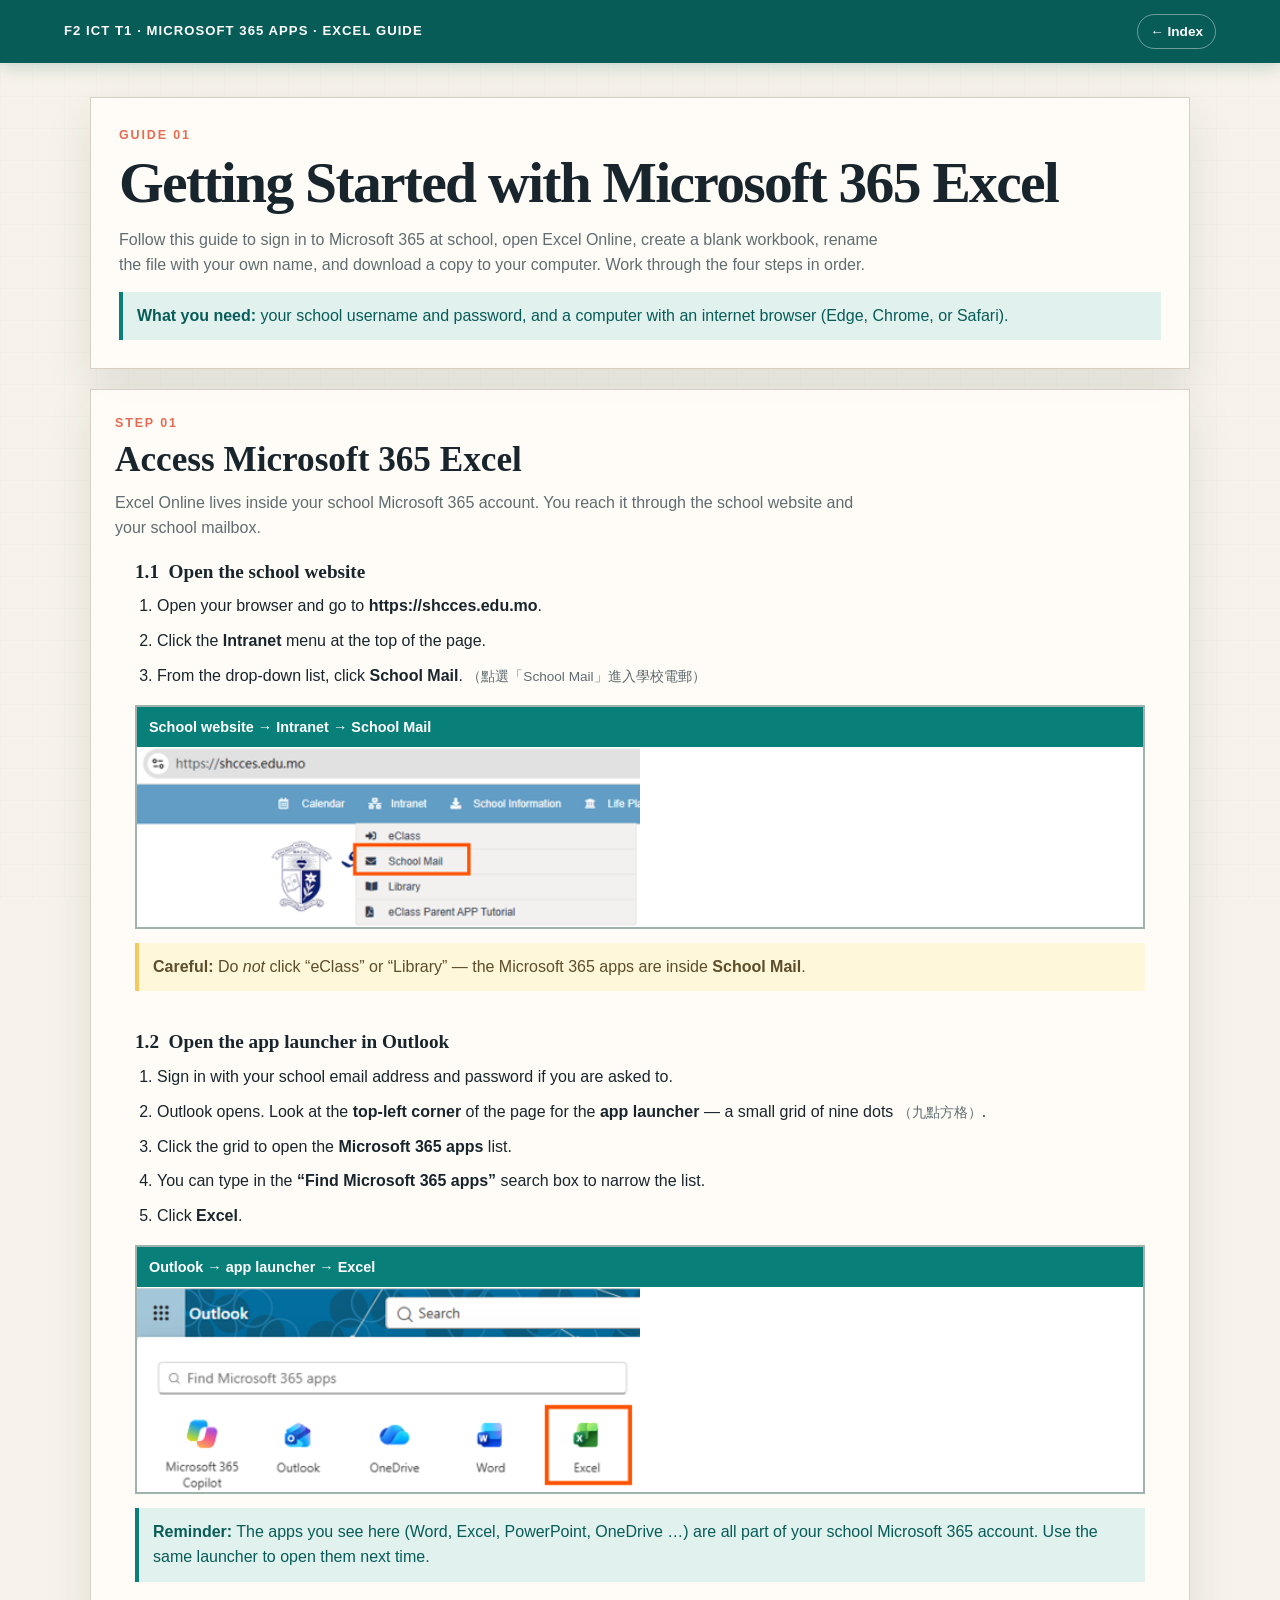
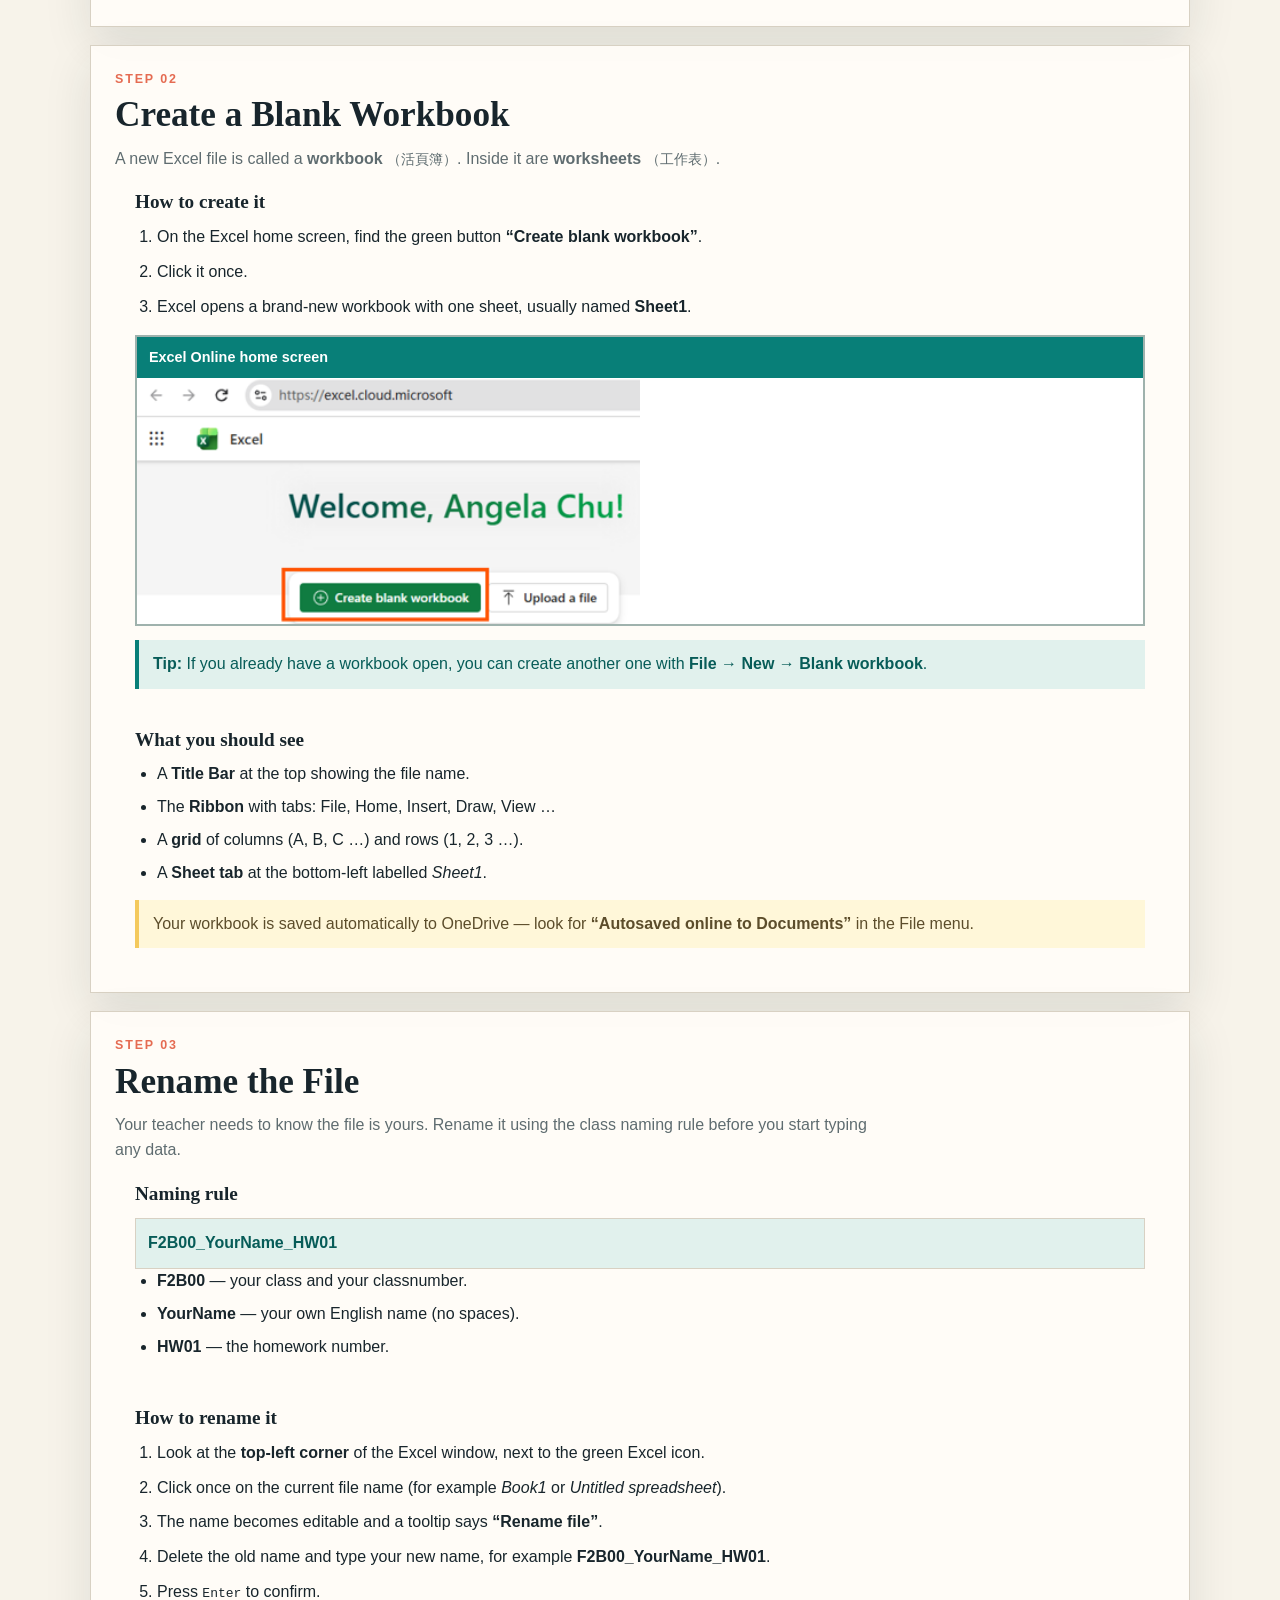
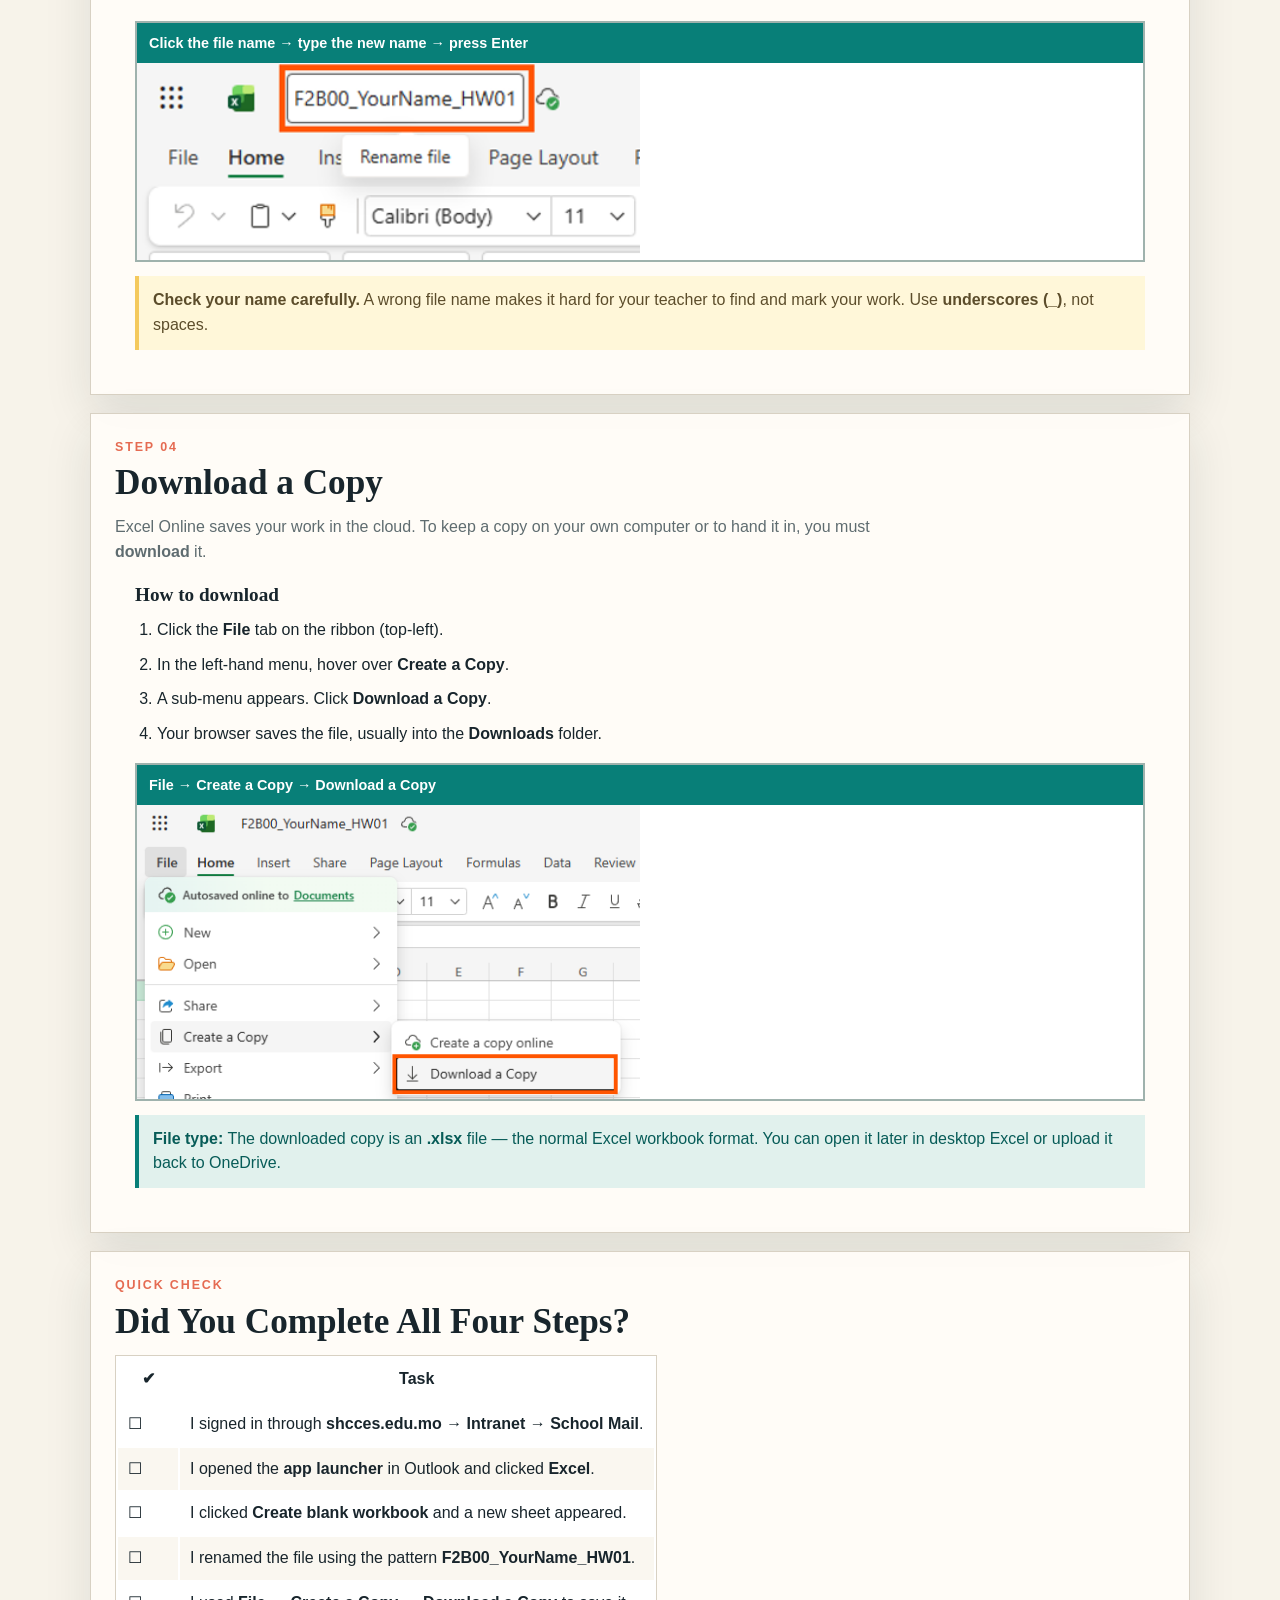
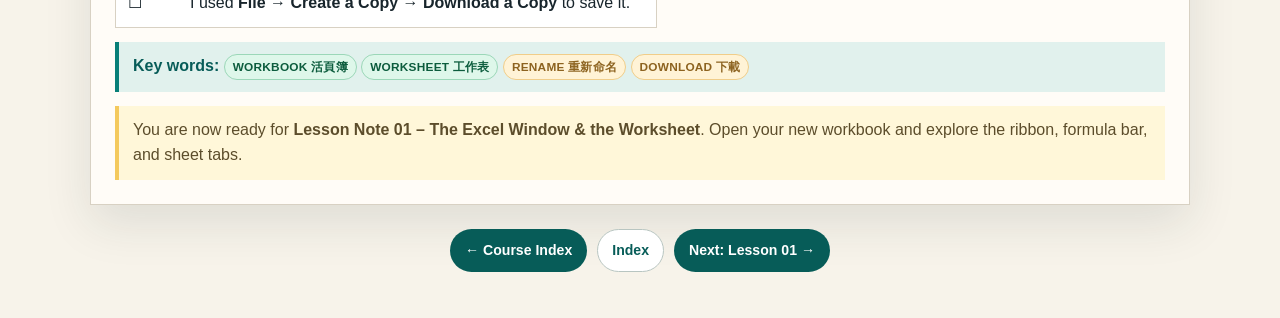
<file: microsoft365apps-excel-guide.html>
<!doctype html>
<html lang="en">
<head>
    <meta charset="utf-8">
    <meta name="viewport" content="width=device-width, initial-scale=1">
    <title>Microsoft 365 Apps · Excel Guide | F2 ICT T1</title>
    <link rel="stylesheet" href="excel-course.css">
</head>
<body>

    <!-- ===== TOPBAR ===== -->
    <header class="topbar">
        <div class="brand">F2 ICT T1 · Microsoft 365 Apps · Excel Guide</div>
        <a class="back-link" href="index.html">← Index</a>
    </header>

    <main class="shell">

        <!-- ===== HERO ===== -->
        <section class="hero">
            <p class="eyebrow">Guide 01</p>
            <h1>Getting Started with Microsoft 365 Excel</h1>
            <p class="lead">
                Follow this guide to sign in to Microsoft 365 at school, open Excel Online,
                create a blank workbook, rename the file with your own name, and download a
                copy to your computer. Work through the four steps in order.
            </p>
            <div class="note">
                <strong>What you need:</strong> your school username and password, and a
                computer with an internet browser (Edge, Chrome, or Safari).
            </div>
        </section>

        <!-- ============================================================ -->
        <!-- STEP 1: ACCESS MICROSOFT 365 EXCEL -->
        <!-- ============================================================ -->
        <section class="section" id="step-1">
            <p class="eyebrow">Step 01</p>
            <h2>Access Microsoft 365 Excel</h2>
            <p class="lead">
                Excel Online lives inside your school Microsoft 365 account. You reach it
                through the school website and your school mailbox.
            </p>

            <!-- 1A -->
            <div class="card">
                <h3>1.1 &nbsp;Open the school website</h3>
                <ol class="step-list">
                    <li>Open your browser and go to <strong>https://shcces.edu.mo</strong>.</li>
                    <li>Click the <strong>Intranet</strong> menu at the top of the page.</li>
                    <li>From the drop-down list, click <strong>School Mail</strong>.
                        <span class="small">（點選「School Mail」進入學校電郵）</span></li>
                </ol>
                <div class="diagram">
                    <div class="diagram-ribbon">School website → Intranet → School Mail</div>
                    <img src="images/m365_img01.png"
                         alt="School website menu showing the School Mail option highlighted in an orange box"
                         style="display:block;width:50%;height:auto;">
                </div>
                <div class="callout">
                    <strong>Careful:</strong> Do <em>not</em> click “eClass” or “Library” — the
                    Microsoft 365 apps are inside <strong>School Mail</strong>.
                </div>
            </div>

            <!-- 1B -->
            <div class="card">
                <h3>1.2 &nbsp;Open the app launcher in Outlook</h3>
                <ol class="step-list">
                    <li>Sign in with your school email address and password if you are asked to.</li>
                    <li>Outlook opens. Look at the <strong>top-left corner</strong> of the page for the
                        <strong>app launcher</strong> — a small grid of nine dots
                        <span class="small">（九點方格）</span>.</li>
                    <li>Click the grid to open the <strong>Microsoft 365 apps</strong> list.</li>
                    <li>You can type in the <strong>“Find Microsoft 365 apps”</strong> search box to
                        narrow the list.</li>
                    <li>Click <strong>Excel</strong>.</li>
                </ol>
                <div class="diagram">
                    <div class="diagram-ribbon">Outlook → app launcher → Excel</div>
                    <img src="images/m365_img02.png"
                         alt="Microsoft 365 app launcher showing Copilot, Outlook, OneDrive, Word and Excel, with Excel highlighted"
                         style="display:block;width:50%;height:auto;">
                </div>
                <div class="note">
                    <strong>Reminder:</strong> The apps you see here (Word, Excel, PowerPoint,
                    OneDrive …) are all part of your school Microsoft 365 account. Use the same
                    launcher to open them next time.
                </div>
            </div>

        </section>

        <!-- ============================================================ -->
        <!-- STEP 2: CREATE A BLANK WORKBOOK -->
        <!-- ============================================================ -->
        <section class="section" id="step-2">
            <p class="eyebrow">Step 02</p>
            <h2>Create a Blank Workbook</h2>
            <p class="lead">
                A new Excel file is called a <strong>workbook</strong>
                <span class="small">（活頁簿）</span>. Inside it are
                <strong>worksheets</strong> <span class="small">（工作表）</span>.
            </p>

            <div class="card">
                <h3>How to create it</h3>
                <ol class="step-list">
                    <li>On the Excel home screen, find the green button
                        <strong>“Create blank workbook”</strong>.</li>
                    <li>Click it once.</li>
                    <li>Excel opens a brand-new workbook with one sheet, usually named
                        <strong>Sheet1</strong>.</li>
                </ol>
                <div class="diagram">
                    <div class="diagram-ribbon">Excel Online home screen</div>
                    <img src="images/m365_img03.png"
                         alt="Excel Online welcome screen with the Create blank workbook button highlighted"
                         style="display:block;width:50%;height:auto;">
                </div>
                <div class="note">
                    <strong>Tip:</strong> If you already have a workbook open, you can create
                    another one with <strong>File → New → Blank workbook</strong>.
                </div>
            </div>

            <div class="card">
                <h3>What you should see</h3>
                <ul class="point-list">
                    <li>A <strong>Title Bar</strong> at the top showing the file name.</li>
                    <li>The <strong>Ribbon</strong> with tabs: File, Home, Insert, Draw, View …</li>
                    <li>A <strong>grid</strong> of columns (A, B, C …) and rows (1, 2, 3 …).</li>
                    <li>A <strong>Sheet tab</strong> at the bottom-left labelled <em>Sheet1</em>.</li>
                </ul>
                <div class="callout">
                    Your workbook is saved automatically to OneDrive — look for
                    <strong>“Autosaved online to Documents”</strong> in the File menu.
                </div>
            </div>
        </section>

        <!-- ============================================================ -->
        <!-- STEP 3: RENAME THE FILE -->
        <!-- ============================================================ -->
        <section class="section" id="step-3">
            <p class="eyebrow">Step 03</p>
            <h2>Rename the File</h2>
            <p class="lead">
                Your teacher needs to know the file is yours. Rename it using the class
                naming rule before you start typing any data.
            </p>

            <div class="card">
                <h3>Naming rule</h3>
                <div class="formula-box">
                    F2B00_YourName_HW01
                </div>
                <ul class="point-list">
                    <li><strong>F2B00</strong> — your class and your classnumber.</li>
                    <li><strong>YourName</strong> — your own English name (no spaces).</li>
                    <li><strong>HW01</strong> — the homework number.</li>
                </ul>
            </div>

            <div class="card">
                <h3>How to rename it</h3>
                <ol class="step-list">
                    <li>Look at the <strong>top-left corner</strong> of the Excel window, next to
                        the green Excel icon.</li>
                    <li>Click once on the current file name (for example
                        <em>Book1</em> or <em>Untitled spreadsheet</em>).</li>
                    <li>The name becomes editable and a tooltip says
                        <strong>“Rename file”</strong>.</li>
                    <li>Delete the old name and type your new name, for example
                        <strong>F2B00_YourName_HW01</strong>.</li>
                    <li>Press <kbd>Enter</kbd> to confirm.</li>
                </ol>
                <div class="diagram">
                    <div class="diagram-ribbon">Click the file name → type the new name → press Enter</div>
                    <img src="images/m365_img04.png"
                         alt="Excel Online title bar with the file name box highlighted and a Rename file tooltip"
                         style="display:block;width:50%;height:auto;">
                </div>
                <div class="callout">
                    <strong>Check your name carefully.</strong> A wrong file name makes it hard
                    for your teacher to find and mark your work. Use <strong>underscores (_)</strong>,
                    not spaces.
                </div>
            </div>
        </section>

        <!-- ============================================================ -->
        <!-- STEP 4: DOWNLOAD THE FILE -->
        <!-- ============================================================ -->
        <section class="section" id="step-4">
            <p class="eyebrow">Step 04</p>
            <h2>Download a Copy</h2>
            <p class="lead">
                Excel Online saves your work in the cloud. To keep a copy on your own computer
                or to hand it in, you must <strong>download</strong> it.
            </p>

            <div class="card">
                <h3>How to download</h3>
                <ol class="step-list">
                    <li>Click the <strong>File</strong> tab on the ribbon (top-left).</li>
                    <li>In the left-hand menu, hover over <strong>Create a Copy</strong>.</li>
                    <li>A sub-menu appears. Click <strong>Download a Copy</strong>.</li>
                    <li>Your browser saves the file, usually into the
                        <strong>Downloads</strong> folder.</li>
                </ol>
                <div class="diagram">
                    <div class="diagram-ribbon">File → Create a Copy → Download a Copy</div>
                    <img src="images/m365_img05.png"
                         alt="Excel File menu open, showing Create a Copy expanded and Download a Copy highlighted"
                         style="display:block;width:50%;height:auto;">
                </div>
                <div class="note">
                    <strong>File type:</strong> The downloaded copy is an <strong>.xlsx</strong>
                    file — the normal Excel workbook format. You can open it later in desktop
                    Excel or upload it back to OneDrive.
                </div>
            </div>

        </section>

        <!-- ============================================================ -->
        <!-- QUICK CHECK / SUMMARY -->
        <!-- ============================================================ -->
        <section class="section" id="summary">
            <p class="eyebrow">Quick Check</p>
            <h2>Did You Complete All Four Steps?</h2>

            <table class="checklist">
                <thead>
                    <tr>
                        <th style="width:60px;">✔</th>
                        <th>Task</th>
                    </tr>
                </thead>
                <tbody>
                    <tr>
                        <td>☐</td>
                        <td>I signed in through <strong>shcces.edu.mo → Intranet → School Mail</strong>.</td>
                    </tr>
                    <tr>
                        <td>☐</td>
                        <td>I opened the <strong>app launcher</strong> in Outlook and clicked <strong>Excel</strong>.</td>
                    </tr>
                    <tr>
                        <td>☐</td>
                        <td>I clicked <strong>Create blank workbook</strong> and a new sheet appeared.</td>
                    </tr>
                    <tr>
                        <td>☐</td>
                        <td>I renamed the file using the pattern
                            <strong>F2B00_YourName_HW01</strong>.</td>
                    </tr>
                    <tr>
                        <td>☐</td>
                        <td>I used <strong>File → Create a Copy → Download a Copy</strong> to save it.</td>
                    </tr>
                </tbody>
            </table>

            <div class="note">
                <strong>Key words:</strong>
                <span class="badge ready">Workbook 活頁簿</span>
                <span class="badge ready">Worksheet 工作表</span>
                <span class="badge todo">Rename 重新命名</span>
                <span class="badge todo">Download 下載</span>
            </div>

            <div class="callout">
                You are now ready for <strong>Lesson Note 01 – The Excel Window &amp; the
                Worksheet</strong>. Open your new workbook and explore the ribbon, formula bar,
                and sheet tabs.
            </div>
        </section>

        <!-- ===== PAGER ===== -->
        <nav class="pager-nav" aria-label="Page navigation">
            <a class="pager-link" href="index.html">← Course Index</a>
            <a class="pager-link home" href="index.html">Index</a>
            <a class="pager-link" href="lesson-note-01.html">Next: Lesson 01 →</a>
        </nav>

    </main>

</body>
</html>
</file>
<file: excel-course.css>
:root {
  --ink: #18252c;
  --muted: #5f6c70;
  --paper: #f7f3ea;
  --panel: #fffdf8;
  --line: #d8d1c3;
  --teal: #087f78;
  --teal-dark: #075c58;
  --coral: #e56b52;
  --yellow: #f4c95d;
  --green: #27845d;
  --shadow: 0 18px 45px rgba(31, 45, 46, .11);
}

* { box-sizing: border-box; }
html { scroll-behavior: smooth; }
body {
  margin: 0;
  color: var(--ink);
  background: var(--paper);
  font-family: "Trebuchet MS", "Segoe UI", sans-serif;
  line-height: 1.55;
}

body::before {
  content: "";
  position: fixed;
  inset: 0;
  z-index: -1;
  opacity: .45;
  pointer-events: none;
  background-image: linear-gradient(rgba(8,127,120,.05) 1px, transparent 1px), linear-gradient(90deg, rgba(8,127,120,.05) 1px, transparent 1px);
  background-size: 32px 32px;
}

.topbar {
  position: sticky;
  top: 0;
  z-index: 5;
  display: flex;
  justify-content: space-between;
  align-items: center;
  gap: 12px;
  padding: 14px clamp(18px, 5vw, 76px);
  color: #fff;
  background: var(--teal-dark);
  box-shadow: 0 4px 18px rgba(7, 92, 88, .2);
}

.brand {
  font-weight: 800;
  letter-spacing: .08em;
  font-size: .82rem;
  text-transform: uppercase;
}

.back-link {
  text-decoration: none;
  color: #fff;
  border: 1px solid rgba(255,255,255,.4);
  border-radius: 999px;
  padding: 6px 12px;
  font-size: .85rem;
  font-weight: 700;
}

.shell {
  width: min(1100px, calc(100% - 36px));
  margin: 0 auto;
  padding: 34px 0 46px;
}

.hero,
.section,
.hero-panel {
  border: 1px solid var(--line);
  background: rgba(255,253,248,.92);
  box-shadow: var(--shadow);
}

.hero {
  margin-bottom: 20px;
  padding: 28px;
}

.eyebrow {
  color: var(--coral);
  font-size: .78rem;
  font-weight: 800;
  letter-spacing: .15em;
  text-transform: uppercase;
  margin: 0 0 6px;
}

h1, h2, h3 {
  margin: 0 0 12px;
  font-family: Georgia, serif;
  line-height: 1.12;
}

h1 { font-size: clamp(2rem, 5vw, 3.6rem); letter-spacing: -.03em; }
h2 { font-size: clamp(1.5rem, 3vw, 2.2rem); }
h3 { font-size: 1.2rem; }

.lead {
  color: var(--muted);
  max-width: 760px;
  margin: 0;
}

.section {
  margin-top: 18px;
  padding: 24px;
}

.point-list {
  margin: 0;
  padding-left: 22px;
}

.point-list li { margin-bottom: 8px; }

.callout {
  margin-top: 14px;
  padding: 12px 14px;
  border-left: 4px solid var(--yellow);
  background: #fff7d9;
  color: #5c4d2b;
}

.note {
  margin-top: 14px;
  padding: 12px 14px;
  border-left: 4px solid var(--teal);
  background: #e1f1ed;
  color: var(--teal-dark);
}

.diagram,
.window-diagram {
  margin-top: 16px;
  border: 2px solid #9fb2ad;
  background: #fff;
  overflow: hidden;
}

.diagram-ribbon {
  padding: 9px 12px;
  font-weight: 700;
  color: #fff;
  background: var(--teal);
  font-size: .9rem;
}

.diagram-main {
  display: grid;
  grid-template-columns: 190px 1fr;
  min-height: 220px;
}

.diagram-side {
  border-right: 1px solid #d3dfdb;
  background: #f3f8f6;
  padding: 12px;
}

.diagram-side p {
  margin: 0 0 7px;
  font-size: .85rem;
}

.diagram-grid-wrap { padding: 12px; }

.worksheet,
.demo-table,
.mark-table {
  width: 100%;
  border-collapse: collapse;
  table-layout: fixed;
  font-family: Calibri, Arial, sans-serif;
}

.worksheet th,
.worksheet td,
.demo-table th,
.demo-table td,
.mark-table th,
.mark-table td {
  border: 1px solid #c7d3cf;
  padding: 6px 7px;
  vertical-align: top;
}

.worksheet th,
.worksheet td {
  height: 34px;
  text-align: center;
}

.worksheet thead th,
.demo-table thead th,
.mark-table thead th {
  background: #e8efec;
  color: #5c6f6d;
  font-weight: 700;
}

.worksheet .rowhead {
  width: 48px;
  background: #e8efec;
  color: #5c6f6d;
  font-weight: 700;
}

.worksheet .corner {
  width: 48px;
  background: #dde7e4;
}

.worksheet .focus,
.demo-highlight {
  background: #fff4c9;
  border: 2px solid var(--coral);
  font-weight: 700;
  color: #7c4a00;
}

.toolbar-demo,
.toolbar {
  margin-top: 14px;
  display: flex;
  flex-wrap: wrap;
  gap: 8px;
  padding: 12px;
  border: 1px solid #c4d2ce;
  background: #f1f6f4;
}

.tool-btn,
.tool {
  padding: 7px 10px;
  border: 1px solid #b8c5c1;
  background: #fff;
  color: #35514f;
  border-radius: 4px;
  font-size: .82rem;
  font-weight: 700;
}

.tool.primary { background: var(--teal); color: #fff; border-color: var(--teal); }
.tool.accent { background: #ffe9a5; color: #6e5100; border-color: #e2bd4a; }

.grid-2 {
  display: grid;
  grid-template-columns: repeat(2, minmax(0, 1fr));
  gap: 16px;
}

.grid-3 {
  display: grid;
  grid-template-columns: repeat(3, minmax(0, 1fr));
  gap: 14px;
}

.card,
.hero-panel {
  padding: 20px;
}

.badge {
  display: inline-block;
  padding: 3px 8px;
  border-radius: 999px;
  font-size: .74rem;
  font-weight: 800;
  letter-spacing: .02em;
  text-transform: uppercase;
}

.badge.ready { color: #0c5c3d; background: #def7ea; border: 1px solid #9bd7b8; }
.badge.todo { color: #8d6320; background: #fff3d6; border: 1px solid #f0cd89; }

.step-list {
  margin: 0;
  padding-left: 22px;
}

.step-list li { margin-bottom: 10px; }

.formula {
  display: inline-block;
  padding: 10px 14px;
  margin: 4px 0;
  color: #fff;
  background: var(--teal-dark);
  border-radius: 5px;
  font-size: 1rem;
  font-family: Consolas, monospace;
}

.formula-box {
  margin-top: 14px;
  padding: 12px;
  border: 1px solid var(--line);
  background: #e1f1ed;
  font-weight: 700;
  color: var(--teal-dark);
}

.marking,
.checklist {
  margin-top: 14px;
  border: 1px solid var(--line);
  background: #fff;
  overflow: hidden;
}

.marking th,
.marking td,
.checklist th,
.checklist td {
  padding: 9px 10px;
}

.marking tbody tr:nth-child(even),
.checklist tbody tr:nth-child(even) {
  background: #faf7f0;
}

.footer-nav {
  margin-top: 24px;
  text-align: center;
}

.footer-nav a {
  text-decoration: none;
  color: #fff;
  background: var(--teal-dark);
  padding: 10px 16px;
  border-radius: 999px;
  font-weight: 700;
  border: 1px solid rgba(7,92,88,.3);
}

.pager-nav {
  margin-top: 24px;
  display: flex;
  flex-wrap: wrap;
  justify-content: center;
  gap: 10px;
}

.pager-link {
  text-decoration: none;
  color: #fff;
  background: var(--teal-dark);
  padding: 10px 14px;
  border-radius: 999px;
  font-weight: 700;
  border: 1px solid rgba(7,92,88,.3);
  font-size: .88rem;
}

.pager-link.home {
  background: #fff;
  color: var(--teal-dark);
  border-color: #b8c5c1;
}

.small {
  color: var(--muted);
  font-size: .85rem;
}

@media (max-width: 860px) {
  .diagram-main,
  .grid-2,
  .grid-3 {
    grid-template-columns: 1fr;
  }

  .diagram-side {
    border-right: 0;
    border-bottom: 1px solid #d3dfdb;
  }
}

@media (max-width: 540px) {
  .topbar {
    align-items: flex-start;
    flex-direction: column;
    gap: 7px;
  }

  .pager-nav {
    flex-direction: column;
  }

  .section,
  .hero {
    padding: 17px;
  }
}
</file>
